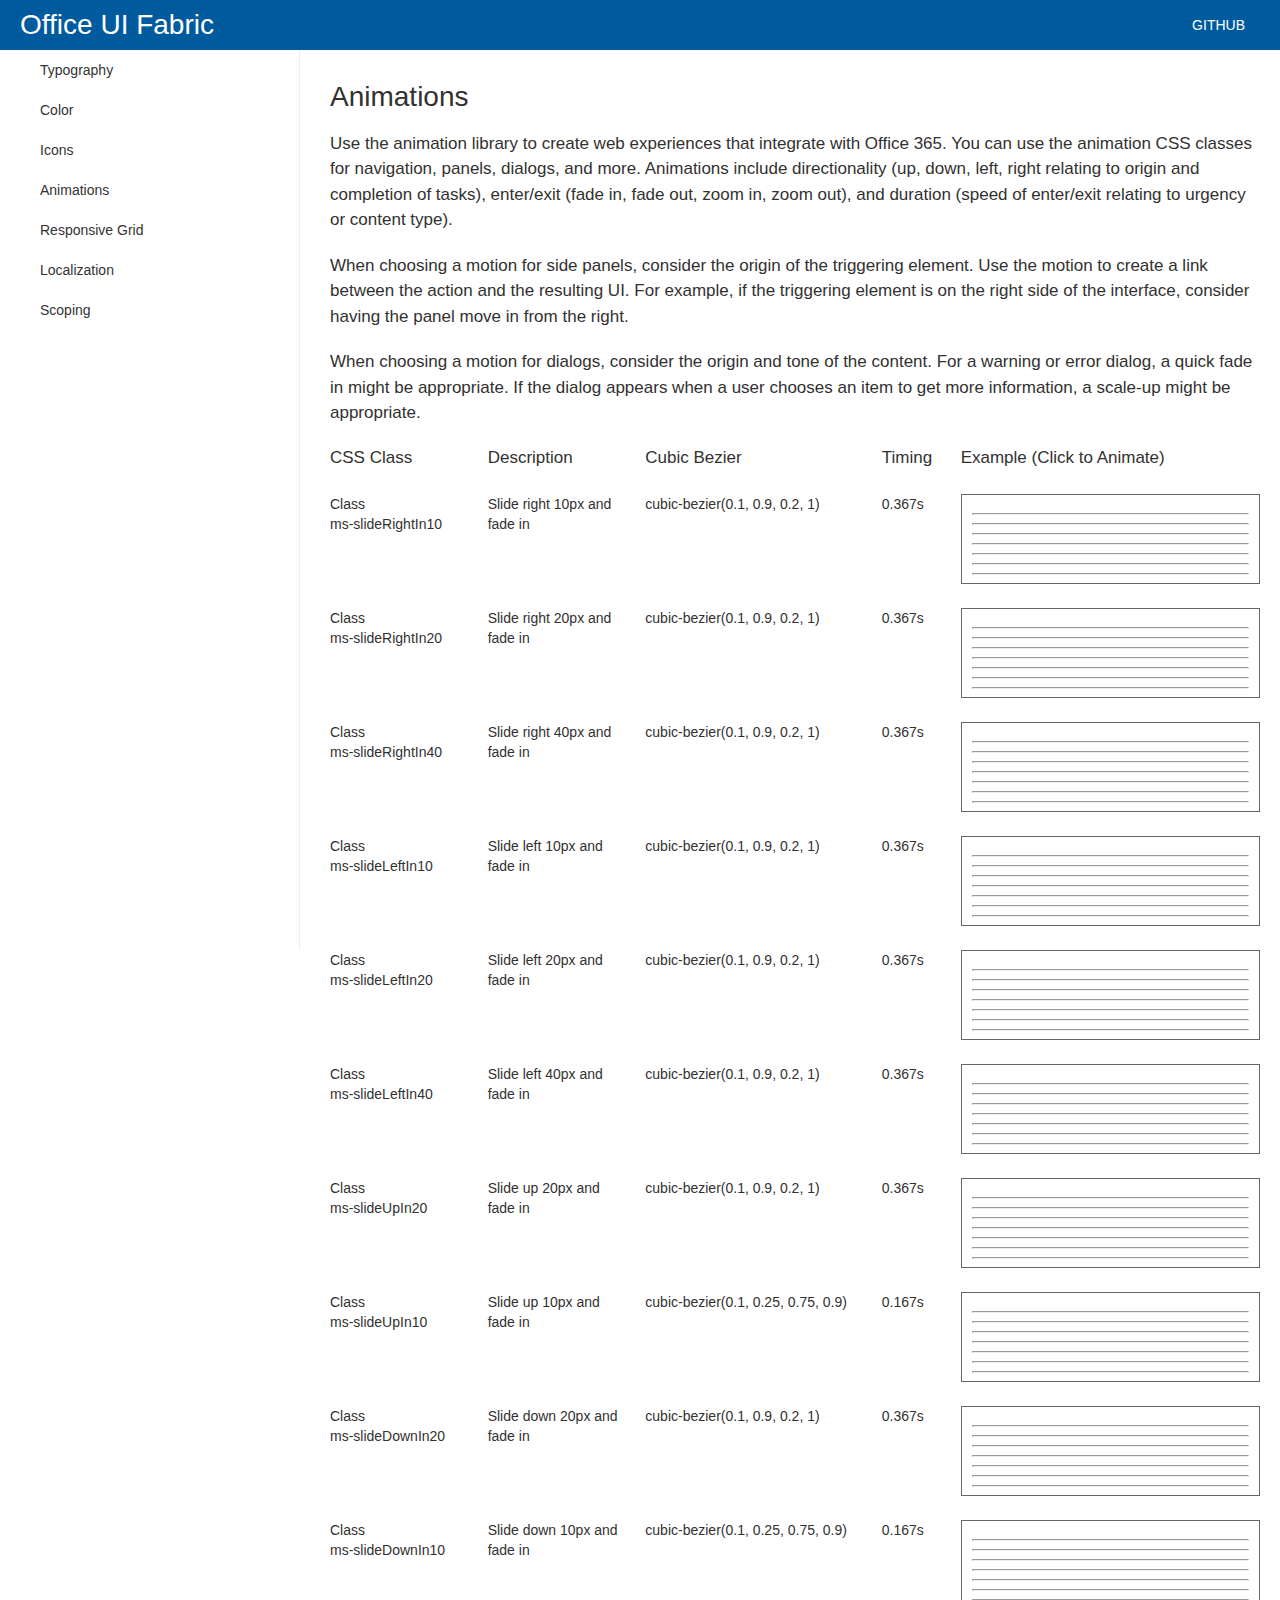
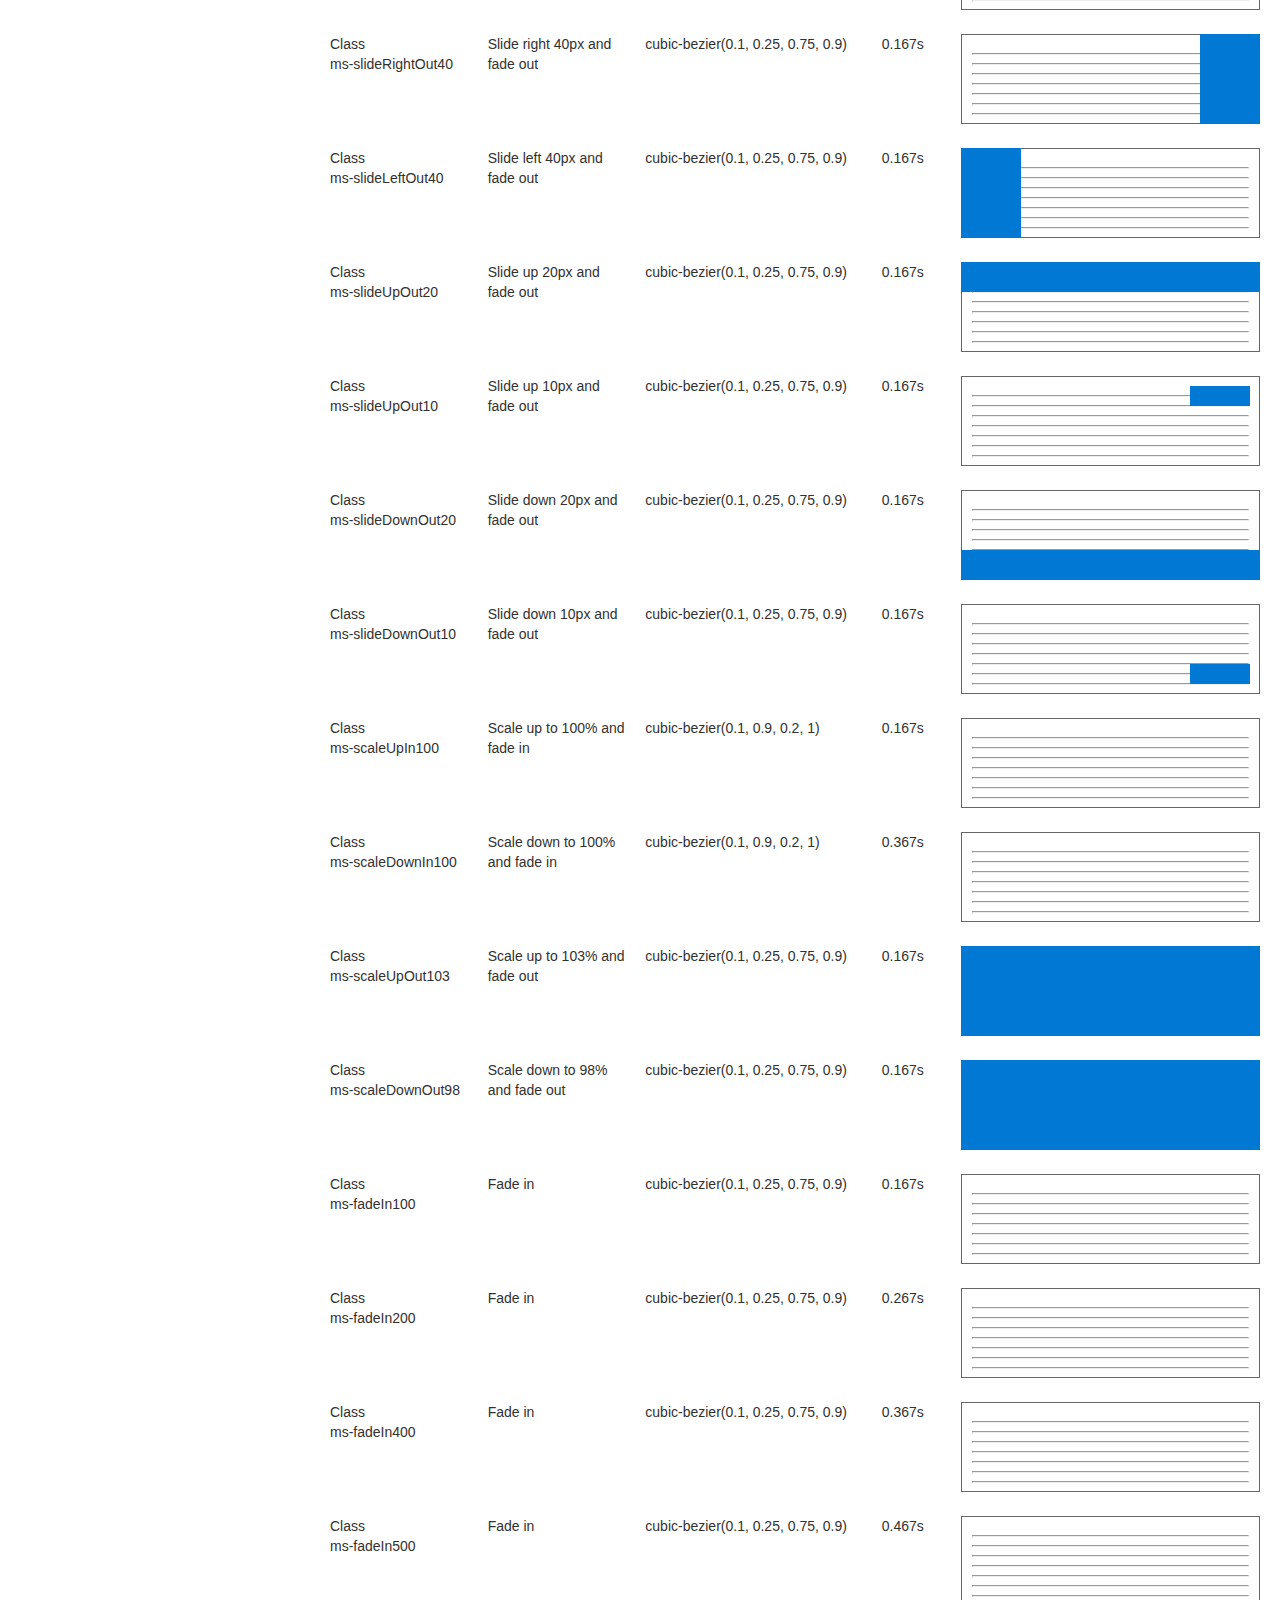
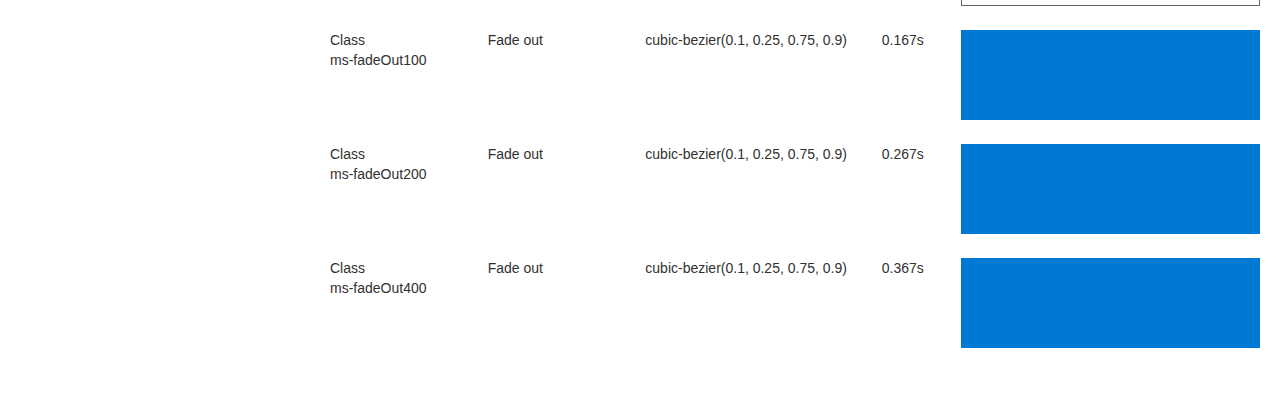
<file: BlazingNotes/Client/wwwroot/lib/office-ui-fabric-core/documentation/Animations/index.html>
<!DOCTYPE html>
<html lang="en" dir="ltr">
<head>
  <meta charset="UTF-8">
  <title>Office Fabric UI Core Documentation</title>
  <link rel="stylesheet" href="../../css/fabric.css">
  <link rel="stylesheet" href="../docs.css">
  <link rel="stylesheet" href="https://static2.sharepointonline.com/files/fabric/office-ui-fabric-core/2.6.2/css/fabric.components.min.css">
</head>
<body class="ms-Fabric">
<div id="body-content">
    <div id="Header" class="docs-Header">
	    <a class="ms-font-xxl ms-fontColor-white" href="/">Office UI Fabric</a>
	    <div class="Header-buttons">
            <a href="https://github.com/OfficeDev/office-ui-fabric-core/" class="Header-button ms-fontColor-white">Github</a>
        </div>
	</div>
	<div class="docs-Page has-leftNav">
	    <div class="docs-Page-leftNav">
    <div class="LeftNav-links" role="menu" aria-label="Anchor links for navigating this page">
			<div class="LeftNav-item">
	        	<a class="Typography LeftNav-link ms-border-color-themePrimary ms-font-l ms-font-color-neutralSecondary" href="/Typography">Typography</a>
	      	</div>
	      	<div class="LeftNav-item">
	        	<a class="Color LeftNav-link ms-border-color-themePrimary ms-font-l ms-font-color-neutralSecondary" href="/Color">Color</a>
	      	</div>
	      	<div class="LeftNav-item">
	        	<a class="Icons LeftNav-link ms-border-color-themePrimary ms-font-l ms-font-color-neutralSecondary" href="/Icons">Icons</a>
	      	</div>
	      	<div class="LeftNav-item">
	        	<a class="Animations LeftNav-link ms-border-color-themePrimary ms-font-l ms-font-color-neutralSecondary" href="/Animations">Animations</a>
	      	</div>
	      	<div class="LeftNav-item">
	        	<a class="Responsive-Grid LeftNav-link ms-border-color-themePrimary ms-font-l ms-font-color-neutralSecondary" href="/Responsive-Grid">Responsive Grid</a>
	      	</div>
	      	<div class="LeftNav-item">
	        	<a class="Localization LeftNav-link ms-border-color-themePrimary ms-font-l ms-font-color-neutralSecondary" href="/Localization">Localization</a>
	      	</div>
	      	<div class="LeftNav-item">
	        	<a class="Scoping LeftNav-link ms-border-color-themePrimary ms-font-l ms-font-color-neutralSecondary" href="/Scoping">Scoping</a>
	      	</div>
    </div>
</div>

<div class="docs-Styles-section" id="animations">
  <h2>Animations</h2>
  <p>Use the animation library to create web experiences that integrate with Office 365. You can use the animation CSS classes for navigation, panels, dialogs, and more. Animations include directionality (up, down, left, right relating to origin and completion of tasks), enter/exit (fade in, fade out, zoom in, zoom out), and duration (speed of enter/exit relating to urgency or content type).</p>
  <p>When choosing a motion for side panels, consider the origin of the triggering element. Use the motion to create a link between the action and the resulting UI. For example, if the triggering element is on the right side of the interface, consider having the panel move in from the right.</p>
  <p>When choosing a motion for dialogs, consider the origin and tone of the content. For a warning or error dialog, a quick fade in might be appropriate. If the dialog appears when a user chooses an item to get more information, a scale-up might be appropriate.</p>
  <div class="docs-animationsTable" role="table">
    <!-- Header Row -->
    <div class="docs-animationsTable-header ms-Grid-row" role="row">
      <div class="ms-Grid-col ms-sm12 ms-md4 ms-xl2 ms-font-l docs-subHeading ms-fontWeight-semibold docs-animationClassColumn" role="columnheader">CSS Class</div>
      <div class="ms-Grid-col ms-sm12 ms-md3 ms-xl2 ms-font-l docs-subHeading ms-fontWeight-semibold docs-animationDescriptionColumn" role="columnheader">Description</div>
      <div class="ms-Grid-col ms-xl3 ms-font-l docs-subHeading ms-fontWeight-semibold docs-animationCubicColumn" role="columnheader">Cubic Bezier</div>
      <div class="ms-Grid-col ms-xl1 ms-font-l docs-subHeading ms-fontWeight-semibold docs-animationTimingColumn" role="columnheader">Timing</div>
      <div class="ms-Grid-col ms-md5 ms-xl4 ms-font-l docs-subHeading ms-fontWeight-semibold docs-animationExampleColumn" role="columnheader">Example (Click to Animate)</div>
    </div>
    <!-- End Header Row -->

      <!-- Animation -->
      <div class="docs-animationsTable-body ms-Grid-row" role="row" aria-label="Animation row for animation Slide right 10px and fade in">
        <div class="ms-Grid-col ms-sm12 ms-md4 ms-xl2 ms-font-m docs-animationClassColumn" role="cell" aria-label="Class for animation Slide right 10px and fade in">Class <br />ms-slideRightIn10</div>
        <div class="ms-Grid-col ms-sm12 ms-md3 ms-xl2 ms-font-m docs-animationDescriptionColumn" role="cell" aria-label="Animation description">Slide right 10px and fade in</div>
        <div class="ms-Grid-col ms-xl3 ms-font-m docs-animationCubicColumn" role="cell" aria-label="Animation bezier for Slide right 10px and fade in">cubic-bezier(0.1, 0.9, 0.2, 1)</div>
        <div class="ms-Grid-col ms-xl1 ms-font-m docs-animationTimingColumn" role="cell" aria-label="Timing 0.367s for Slide right 10px and fade in">0.367s</div>
        <div class="ms-Grid-col ms-sm12 ms-md5 ms-xl4 ms-font-m docs-animationExampleColumn" role="cell" aria-label="Animation Example">
          <div class="AnimationExample ms-slideRightIn10" data-class="ms-slideRightIn10" aria-label="Visual Animation Example for Slide right 10px and fade in">
            <div class="AnimationExample-content" aria-hidden="true">
              <hr>
              <hr>
              <hr>
              <hr>
              <hr>
              <hr>
              <hr>
            </div>
            <div class="AnimationExample-panel ms-bg-color-themePrimary" data-class="ms-slideRightIn10"></div>
          </div>
        </div>
      </div>
      <!-- End Animation -->      <!-- Animation -->
      <div class="docs-animationsTable-body ms-Grid-row" role="row" aria-label="Animation row for animation Slide right 20px and fade in">
        <div class="ms-Grid-col ms-sm12 ms-md4 ms-xl2 ms-font-m docs-animationClassColumn" role="cell" aria-label="Class for animation Slide right 20px and fade in">Class <br />ms-slideRightIn20</div>
        <div class="ms-Grid-col ms-sm12 ms-md3 ms-xl2 ms-font-m docs-animationDescriptionColumn" role="cell" aria-label="Animation description">Slide right 20px and fade in</div>
        <div class="ms-Grid-col ms-xl3 ms-font-m docs-animationCubicColumn" role="cell" aria-label="Animation bezier for Slide right 20px and fade in">cubic-bezier(0.1, 0.9, 0.2, 1)</div>
        <div class="ms-Grid-col ms-xl1 ms-font-m docs-animationTimingColumn" role="cell" aria-label="Timing 0.367s for Slide right 20px and fade in">0.367s</div>
        <div class="ms-Grid-col ms-sm12 ms-md5 ms-xl4 ms-font-m docs-animationExampleColumn" role="cell" aria-label="Animation Example">
          <div class="AnimationExample ms-slideRightIn20" data-class="ms-slideRightIn20" aria-label="Visual Animation Example for Slide right 20px and fade in">
            <div class="AnimationExample-content" aria-hidden="true">
              <hr>
              <hr>
              <hr>
              <hr>
              <hr>
              <hr>
              <hr>
            </div>
            <div class="AnimationExample-panel ms-bg-color-themePrimary" data-class="ms-slideRightIn20"></div>
          </div>
        </div>
      </div>
      <!-- End Animation -->      <!-- Animation -->
      <div class="docs-animationsTable-body ms-Grid-row" role="row" aria-label="Animation row for animation Slide right 40px and fade in">
        <div class="ms-Grid-col ms-sm12 ms-md4 ms-xl2 ms-font-m docs-animationClassColumn" role="cell" aria-label="Class for animation Slide right 40px and fade in">Class <br />ms-slideRightIn40</div>
        <div class="ms-Grid-col ms-sm12 ms-md3 ms-xl2 ms-font-m docs-animationDescriptionColumn" role="cell" aria-label="Animation description">Slide right 40px and fade in</div>
        <div class="ms-Grid-col ms-xl3 ms-font-m docs-animationCubicColumn" role="cell" aria-label="Animation bezier for Slide right 40px and fade in">cubic-bezier(0.1, 0.9, 0.2, 1)</div>
        <div class="ms-Grid-col ms-xl1 ms-font-m docs-animationTimingColumn" role="cell" aria-label="Timing 0.367s for Slide right 40px and fade in">0.367s</div>
        <div class="ms-Grid-col ms-sm12 ms-md5 ms-xl4 ms-font-m docs-animationExampleColumn" role="cell" aria-label="Animation Example">
          <div class="AnimationExample ms-slideRightIn40" data-class="ms-slideRightIn40" aria-label="Visual Animation Example for Slide right 40px and fade in">
            <div class="AnimationExample-content" aria-hidden="true">
              <hr>
              <hr>
              <hr>
              <hr>
              <hr>
              <hr>
              <hr>
            </div>
            <div class="AnimationExample-panel ms-bg-color-themePrimary" data-class="ms-slideRightIn40"></div>
          </div>
        </div>
      </div>
      <!-- End Animation -->      <!-- Animation -->
      <div class="docs-animationsTable-body ms-Grid-row" role="row" aria-label="Animation row for animation Slide left 10px and fade in">
        <div class="ms-Grid-col ms-sm12 ms-md4 ms-xl2 ms-font-m docs-animationClassColumn" role="cell" aria-label="Class for animation Slide left 10px and fade in">Class <br />ms-slideLeftIn10</div>
        <div class="ms-Grid-col ms-sm12 ms-md3 ms-xl2 ms-font-m docs-animationDescriptionColumn" role="cell" aria-label="Animation description">Slide left 10px and fade in</div>
        <div class="ms-Grid-col ms-xl3 ms-font-m docs-animationCubicColumn" role="cell" aria-label="Animation bezier for Slide left 10px and fade in">cubic-bezier(0.1, 0.9, 0.2, 1)</div>
        <div class="ms-Grid-col ms-xl1 ms-font-m docs-animationTimingColumn" role="cell" aria-label="Timing 0.367s for Slide left 10px and fade in">0.367s</div>
        <div class="ms-Grid-col ms-sm12 ms-md5 ms-xl4 ms-font-m docs-animationExampleColumn" role="cell" aria-label="Animation Example">
          <div class="AnimationExample ms-slideLeftIn10" data-class="ms-slideLeftIn10" aria-label="Visual Animation Example for Slide left 10px and fade in">
            <div class="AnimationExample-content" aria-hidden="true">
              <hr>
              <hr>
              <hr>
              <hr>
              <hr>
              <hr>
              <hr>
            </div>
            <div class="AnimationExample-panel ms-bg-color-themePrimary" data-class="ms-slideLeftIn10"></div>
          </div>
        </div>
      </div>
      <!-- End Animation -->      <!-- Animation -->
      <div class="docs-animationsTable-body ms-Grid-row" role="row" aria-label="Animation row for animation Slide left 20px and fade in">
        <div class="ms-Grid-col ms-sm12 ms-md4 ms-xl2 ms-font-m docs-animationClassColumn" role="cell" aria-label="Class for animation Slide left 20px and fade in">Class <br />ms-slideLeftIn20</div>
        <div class="ms-Grid-col ms-sm12 ms-md3 ms-xl2 ms-font-m docs-animationDescriptionColumn" role="cell" aria-label="Animation description">Slide left 20px and fade in</div>
        <div class="ms-Grid-col ms-xl3 ms-font-m docs-animationCubicColumn" role="cell" aria-label="Animation bezier for Slide left 20px and fade in">cubic-bezier(0.1, 0.9, 0.2, 1)</div>
        <div class="ms-Grid-col ms-xl1 ms-font-m docs-animationTimingColumn" role="cell" aria-label="Timing 0.367s for Slide left 20px and fade in">0.367s</div>
        <div class="ms-Grid-col ms-sm12 ms-md5 ms-xl4 ms-font-m docs-animationExampleColumn" role="cell" aria-label="Animation Example">
          <div class="AnimationExample ms-slideLeftIn20" data-class="ms-slideLeftIn20" aria-label="Visual Animation Example for Slide left 20px and fade in">
            <div class="AnimationExample-content" aria-hidden="true">
              <hr>
              <hr>
              <hr>
              <hr>
              <hr>
              <hr>
              <hr>
            </div>
            <div class="AnimationExample-panel ms-bg-color-themePrimary" data-class="ms-slideLeftIn20"></div>
          </div>
        </div>
      </div>
      <!-- End Animation -->      <!-- Animation -->
      <div class="docs-animationsTable-body ms-Grid-row" role="row" aria-label="Animation row for animation Slide left 40px and fade in">
        <div class="ms-Grid-col ms-sm12 ms-md4 ms-xl2 ms-font-m docs-animationClassColumn" role="cell" aria-label="Class for animation Slide left 40px and fade in">Class <br />ms-slideLeftIn40</div>
        <div class="ms-Grid-col ms-sm12 ms-md3 ms-xl2 ms-font-m docs-animationDescriptionColumn" role="cell" aria-label="Animation description">Slide left 40px and fade in</div>
        <div class="ms-Grid-col ms-xl3 ms-font-m docs-animationCubicColumn" role="cell" aria-label="Animation bezier for Slide left 40px and fade in">cubic-bezier(0.1, 0.9, 0.2, 1)</div>
        <div class="ms-Grid-col ms-xl1 ms-font-m docs-animationTimingColumn" role="cell" aria-label="Timing 0.367s for Slide left 40px and fade in">0.367s</div>
        <div class="ms-Grid-col ms-sm12 ms-md5 ms-xl4 ms-font-m docs-animationExampleColumn" role="cell" aria-label="Animation Example">
          <div class="AnimationExample ms-slideLeftIn40" data-class="ms-slideLeftIn40" aria-label="Visual Animation Example for Slide left 40px and fade in">
            <div class="AnimationExample-content" aria-hidden="true">
              <hr>
              <hr>
              <hr>
              <hr>
              <hr>
              <hr>
              <hr>
            </div>
            <div class="AnimationExample-panel ms-bg-color-themePrimary" data-class="ms-slideLeftIn40"></div>
          </div>
        </div>
      </div>
      <!-- End Animation -->      <!-- Animation -->
      <div class="docs-animationsTable-body ms-Grid-row" role="row" aria-label="Animation row for animation Slide up 20px and fade in">
        <div class="ms-Grid-col ms-sm12 ms-md4 ms-xl2 ms-font-m docs-animationClassColumn" role="cell" aria-label="Class for animation Slide up 20px and fade in">Class <br />ms-slideUpIn20</div>
        <div class="ms-Grid-col ms-sm12 ms-md3 ms-xl2 ms-font-m docs-animationDescriptionColumn" role="cell" aria-label="Animation description">Slide up 20px and fade in</div>
        <div class="ms-Grid-col ms-xl3 ms-font-m docs-animationCubicColumn" role="cell" aria-label="Animation bezier for Slide up 20px and fade in">cubic-bezier(0.1, 0.9, 0.2, 1)</div>
        <div class="ms-Grid-col ms-xl1 ms-font-m docs-animationTimingColumn" role="cell" aria-label="Timing 0.367s for Slide up 20px and fade in">0.367s</div>
        <div class="ms-Grid-col ms-sm12 ms-md5 ms-xl4 ms-font-m docs-animationExampleColumn" role="cell" aria-label="Animation Example">
          <div class="AnimationExample ms-slideUpIn20" data-class="ms-slideUpIn20" aria-label="Visual Animation Example for Slide up 20px and fade in">
            <div class="AnimationExample-content" aria-hidden="true">
              <hr>
              <hr>
              <hr>
              <hr>
              <hr>
              <hr>
              <hr>
            </div>
            <div class="AnimationExample-panel ms-bg-color-themePrimary" data-class="ms-slideUpIn20"></div>
          </div>
        </div>
      </div>
      <!-- End Animation -->      <!-- Animation -->
      <div class="docs-animationsTable-body ms-Grid-row" role="row" aria-label="Animation row for animation Slide up 10px and fade in">
        <div class="ms-Grid-col ms-sm12 ms-md4 ms-xl2 ms-font-m docs-animationClassColumn" role="cell" aria-label="Class for animation Slide up 10px and fade in">Class <br />ms-slideUpIn10</div>
        <div class="ms-Grid-col ms-sm12 ms-md3 ms-xl2 ms-font-m docs-animationDescriptionColumn" role="cell" aria-label="Animation description">Slide up 10px and fade in</div>
        <div class="ms-Grid-col ms-xl3 ms-font-m docs-animationCubicColumn" role="cell" aria-label="Animation bezier for Slide up 10px and fade in">cubic-bezier(0.1, 0.25, 0.75, 0.9)</div>
        <div class="ms-Grid-col ms-xl1 ms-font-m docs-animationTimingColumn" role="cell" aria-label="Timing 0.167s for Slide up 10px and fade in">0.167s</div>
        <div class="ms-Grid-col ms-sm12 ms-md5 ms-xl4 ms-font-m docs-animationExampleColumn" role="cell" aria-label="Animation Example">
          <div class="AnimationExample ms-slideUpIn10" data-class="ms-slideUpIn10" aria-label="Visual Animation Example for Slide up 10px and fade in">
            <div class="AnimationExample-content" aria-hidden="true">
              <hr>
              <hr>
              <hr>
              <hr>
              <hr>
              <hr>
              <hr>
            </div>
            <div class="AnimationExample-panel ms-bg-color-themePrimary" data-class="ms-slideUpIn10"></div>
          </div>
        </div>
      </div>
      <!-- End Animation -->      <!-- Animation -->
      <div class="docs-animationsTable-body ms-Grid-row" role="row" aria-label="Animation row for animation Slide down 20px and fade in">
        <div class="ms-Grid-col ms-sm12 ms-md4 ms-xl2 ms-font-m docs-animationClassColumn" role="cell" aria-label="Class for animation Slide down 20px and fade in">Class <br />ms-slideDownIn20</div>
        <div class="ms-Grid-col ms-sm12 ms-md3 ms-xl2 ms-font-m docs-animationDescriptionColumn" role="cell" aria-label="Animation description">Slide down 20px and fade in</div>
        <div class="ms-Grid-col ms-xl3 ms-font-m docs-animationCubicColumn" role="cell" aria-label="Animation bezier for Slide down 20px and fade in">cubic-bezier(0.1, 0.9, 0.2, 1)</div>
        <div class="ms-Grid-col ms-xl1 ms-font-m docs-animationTimingColumn" role="cell" aria-label="Timing 0.367s for Slide down 20px and fade in">0.367s</div>
        <div class="ms-Grid-col ms-sm12 ms-md5 ms-xl4 ms-font-m docs-animationExampleColumn" role="cell" aria-label="Animation Example">
          <div class="AnimationExample ms-slideDownIn20" data-class="ms-slideDownIn20" aria-label="Visual Animation Example for Slide down 20px and fade in">
            <div class="AnimationExample-content" aria-hidden="true">
              <hr>
              <hr>
              <hr>
              <hr>
              <hr>
              <hr>
              <hr>
            </div>
            <div class="AnimationExample-panel ms-bg-color-themePrimary" data-class="ms-slideDownIn20"></div>
          </div>
        </div>
      </div>
      <!-- End Animation -->      <!-- Animation -->
      <div class="docs-animationsTable-body ms-Grid-row" role="row" aria-label="Animation row for animation Slide down 10px and fade in">
        <div class="ms-Grid-col ms-sm12 ms-md4 ms-xl2 ms-font-m docs-animationClassColumn" role="cell" aria-label="Class for animation Slide down 10px and fade in">Class <br />ms-slideDownIn10</div>
        <div class="ms-Grid-col ms-sm12 ms-md3 ms-xl2 ms-font-m docs-animationDescriptionColumn" role="cell" aria-label="Animation description">Slide down 10px and fade in</div>
        <div class="ms-Grid-col ms-xl3 ms-font-m docs-animationCubicColumn" role="cell" aria-label="Animation bezier for Slide down 10px and fade in">cubic-bezier(0.1, 0.25, 0.75, 0.9)</div>
        <div class="ms-Grid-col ms-xl1 ms-font-m docs-animationTimingColumn" role="cell" aria-label="Timing 0.167s for Slide down 10px and fade in">0.167s</div>
        <div class="ms-Grid-col ms-sm12 ms-md5 ms-xl4 ms-font-m docs-animationExampleColumn" role="cell" aria-label="Animation Example">
          <div class="AnimationExample ms-slideDownIn10" data-class="ms-slideDownIn10" aria-label="Visual Animation Example for Slide down 10px and fade in">
            <div class="AnimationExample-content" aria-hidden="true">
              <hr>
              <hr>
              <hr>
              <hr>
              <hr>
              <hr>
              <hr>
            </div>
            <div class="AnimationExample-panel ms-bg-color-themePrimary" data-class="ms-slideDownIn10"></div>
          </div>
        </div>
      </div>
      <!-- End Animation -->      <!-- Animation -->
      <div class="docs-animationsTable-body ms-Grid-row" role="row" aria-label="Animation row for animation Slide right 40px and fade out">
        <div class="ms-Grid-col ms-sm12 ms-md4 ms-xl2 ms-font-m docs-animationClassColumn" role="cell" aria-label="Class for animation Slide right 40px and fade out">Class <br />ms-slideRightOut40</div>
        <div class="ms-Grid-col ms-sm12 ms-md3 ms-xl2 ms-font-m docs-animationDescriptionColumn" role="cell" aria-label="Animation description">Slide right 40px and fade out</div>
        <div class="ms-Grid-col ms-xl3 ms-font-m docs-animationCubicColumn" role="cell" aria-label="Animation bezier for Slide right 40px and fade out">cubic-bezier(0.1, 0.25, 0.75, 0.9)</div>
        <div class="ms-Grid-col ms-xl1 ms-font-m docs-animationTimingColumn" role="cell" aria-label="Timing 0.167s for Slide right 40px and fade out">0.167s</div>
        <div class="ms-Grid-col ms-sm12 ms-md5 ms-xl4 ms-font-m docs-animationExampleColumn" role="cell" aria-label="Animation Example">
          <div class="AnimationExample ms-slideRightOut40" data-class="ms-slideRightOut40" aria-label="Visual Animation Example for Slide right 40px and fade out">
            <div class="AnimationExample-content" aria-hidden="true">
              <hr>
              <hr>
              <hr>
              <hr>
              <hr>
              <hr>
              <hr>
            </div>
            <div class="AnimationExample-panel ms-bg-color-themePrimary" data-class="ms-slideRightOut40"></div>
          </div>
        </div>
      </div>
      <!-- End Animation -->      <!-- Animation -->
      <div class="docs-animationsTable-body ms-Grid-row" role="row" aria-label="Animation row for animation Slide left 40px and fade out">
        <div class="ms-Grid-col ms-sm12 ms-md4 ms-xl2 ms-font-m docs-animationClassColumn" role="cell" aria-label="Class for animation Slide left 40px and fade out">Class <br />ms-slideLeftOut40</div>
        <div class="ms-Grid-col ms-sm12 ms-md3 ms-xl2 ms-font-m docs-animationDescriptionColumn" role="cell" aria-label="Animation description">Slide left 40px and fade out</div>
        <div class="ms-Grid-col ms-xl3 ms-font-m docs-animationCubicColumn" role="cell" aria-label="Animation bezier for Slide left 40px and fade out">cubic-bezier(0.1, 0.25, 0.75, 0.9)</div>
        <div class="ms-Grid-col ms-xl1 ms-font-m docs-animationTimingColumn" role="cell" aria-label="Timing 0.167s for Slide left 40px and fade out">0.167s</div>
        <div class="ms-Grid-col ms-sm12 ms-md5 ms-xl4 ms-font-m docs-animationExampleColumn" role="cell" aria-label="Animation Example">
          <div class="AnimationExample ms-slideLeftOut40" data-class="ms-slideLeftOut40" aria-label="Visual Animation Example for Slide left 40px and fade out">
            <div class="AnimationExample-content" aria-hidden="true">
              <hr>
              <hr>
              <hr>
              <hr>
              <hr>
              <hr>
              <hr>
            </div>
            <div class="AnimationExample-panel ms-bg-color-themePrimary" data-class="ms-slideLeftOut40"></div>
          </div>
        </div>
      </div>
      <!-- End Animation -->      <!-- Animation -->
      <div class="docs-animationsTable-body ms-Grid-row" role="row" aria-label="Animation row for animation Slide up 20px and fade out">
        <div class="ms-Grid-col ms-sm12 ms-md4 ms-xl2 ms-font-m docs-animationClassColumn" role="cell" aria-label="Class for animation Slide up 20px and fade out">Class <br />ms-slideUpOut20</div>
        <div class="ms-Grid-col ms-sm12 ms-md3 ms-xl2 ms-font-m docs-animationDescriptionColumn" role="cell" aria-label="Animation description">Slide up 20px and fade out</div>
        <div class="ms-Grid-col ms-xl3 ms-font-m docs-animationCubicColumn" role="cell" aria-label="Animation bezier for Slide up 20px and fade out">cubic-bezier(0.1, 0.25, 0.75, 0.9)</div>
        <div class="ms-Grid-col ms-xl1 ms-font-m docs-animationTimingColumn" role="cell" aria-label="Timing 0.167s for Slide up 20px and fade out">0.167s</div>
        <div class="ms-Grid-col ms-sm12 ms-md5 ms-xl4 ms-font-m docs-animationExampleColumn" role="cell" aria-label="Animation Example">
          <div class="AnimationExample ms-slideUpOut20" data-class="ms-slideUpOut20" aria-label="Visual Animation Example for Slide up 20px and fade out">
            <div class="AnimationExample-content" aria-hidden="true">
              <hr>
              <hr>
              <hr>
              <hr>
              <hr>
              <hr>
              <hr>
            </div>
            <div class="AnimationExample-panel ms-bg-color-themePrimary" data-class="ms-slideUpOut20"></div>
          </div>
        </div>
      </div>
      <!-- End Animation -->      <!-- Animation -->
      <div class="docs-animationsTable-body ms-Grid-row" role="row" aria-label="Animation row for animation Slide up 10px and fade out">
        <div class="ms-Grid-col ms-sm12 ms-md4 ms-xl2 ms-font-m docs-animationClassColumn" role="cell" aria-label="Class for animation Slide up 10px and fade out">Class <br />ms-slideUpOut10</div>
        <div class="ms-Grid-col ms-sm12 ms-md3 ms-xl2 ms-font-m docs-animationDescriptionColumn" role="cell" aria-label="Animation description">Slide up 10px and fade out</div>
        <div class="ms-Grid-col ms-xl3 ms-font-m docs-animationCubicColumn" role="cell" aria-label="Animation bezier for Slide up 10px and fade out">cubic-bezier(0.1, 0.25, 0.75, 0.9)</div>
        <div class="ms-Grid-col ms-xl1 ms-font-m docs-animationTimingColumn" role="cell" aria-label="Timing 0.167s for Slide up 10px and fade out">0.167s</div>
        <div class="ms-Grid-col ms-sm12 ms-md5 ms-xl4 ms-font-m docs-animationExampleColumn" role="cell" aria-label="Animation Example">
          <div class="AnimationExample ms-slideUpOut10" data-class="ms-slideUpOut10" aria-label="Visual Animation Example for Slide up 10px and fade out">
            <div class="AnimationExample-content" aria-hidden="true">
              <hr>
              <hr>
              <hr>
              <hr>
              <hr>
              <hr>
              <hr>
            </div>
            <div class="AnimationExample-panel ms-bg-color-themePrimary" data-class="ms-slideUpOut10"></div>
          </div>
        </div>
      </div>
      <!-- End Animation -->      <!-- Animation -->
      <div class="docs-animationsTable-body ms-Grid-row" role="row" aria-label="Animation row for animation Slide down 20px and fade out">
        <div class="ms-Grid-col ms-sm12 ms-md4 ms-xl2 ms-font-m docs-animationClassColumn" role="cell" aria-label="Class for animation Slide down 20px and fade out">Class <br />ms-slideDownOut20</div>
        <div class="ms-Grid-col ms-sm12 ms-md3 ms-xl2 ms-font-m docs-animationDescriptionColumn" role="cell" aria-label="Animation description">Slide down 20px and fade out</div>
        <div class="ms-Grid-col ms-xl3 ms-font-m docs-animationCubicColumn" role="cell" aria-label="Animation bezier for Slide down 20px and fade out">cubic-bezier(0.1, 0.25, 0.75, 0.9)</div>
        <div class="ms-Grid-col ms-xl1 ms-font-m docs-animationTimingColumn" role="cell" aria-label="Timing 0.167s for Slide down 20px and fade out">0.167s</div>
        <div class="ms-Grid-col ms-sm12 ms-md5 ms-xl4 ms-font-m docs-animationExampleColumn" role="cell" aria-label="Animation Example">
          <div class="AnimationExample ms-slideDownOut20" data-class="ms-slideDownOut20" aria-label="Visual Animation Example for Slide down 20px and fade out">
            <div class="AnimationExample-content" aria-hidden="true">
              <hr>
              <hr>
              <hr>
              <hr>
              <hr>
              <hr>
              <hr>
            </div>
            <div class="AnimationExample-panel ms-bg-color-themePrimary" data-class="ms-slideDownOut20"></div>
          </div>
        </div>
      </div>
      <!-- End Animation -->      <!-- Animation -->
      <div class="docs-animationsTable-body ms-Grid-row" role="row" aria-label="Animation row for animation Slide down 10px and fade out">
        <div class="ms-Grid-col ms-sm12 ms-md4 ms-xl2 ms-font-m docs-animationClassColumn" role="cell" aria-label="Class for animation Slide down 10px and fade out">Class <br />ms-slideDownOut10</div>
        <div class="ms-Grid-col ms-sm12 ms-md3 ms-xl2 ms-font-m docs-animationDescriptionColumn" role="cell" aria-label="Animation description">Slide down 10px and fade out</div>
        <div class="ms-Grid-col ms-xl3 ms-font-m docs-animationCubicColumn" role="cell" aria-label="Animation bezier for Slide down 10px and fade out">cubic-bezier(0.1, 0.25, 0.75, 0.9)</div>
        <div class="ms-Grid-col ms-xl1 ms-font-m docs-animationTimingColumn" role="cell" aria-label="Timing 0.167s for Slide down 10px and fade out">0.167s</div>
        <div class="ms-Grid-col ms-sm12 ms-md5 ms-xl4 ms-font-m docs-animationExampleColumn" role="cell" aria-label="Animation Example">
          <div class="AnimationExample ms-slideDownOut10" data-class="ms-slideDownOut10" aria-label="Visual Animation Example for Slide down 10px and fade out">
            <div class="AnimationExample-content" aria-hidden="true">
              <hr>
              <hr>
              <hr>
              <hr>
              <hr>
              <hr>
              <hr>
            </div>
            <div class="AnimationExample-panel ms-bg-color-themePrimary" data-class="ms-slideDownOut10"></div>
          </div>
        </div>
      </div>
      <!-- End Animation -->      <!-- Animation -->
      <div class="docs-animationsTable-body ms-Grid-row" role="row" aria-label="Animation row for animation Scale up to 100% and fade in">
        <div class="ms-Grid-col ms-sm12 ms-md4 ms-xl2 ms-font-m docs-animationClassColumn" role="cell" aria-label="Class for animation Scale up to 100% and fade in">Class <br />ms-scaleUpIn100</div>
        <div class="ms-Grid-col ms-sm12 ms-md3 ms-xl2 ms-font-m docs-animationDescriptionColumn" role="cell" aria-label="Animation description">Scale up to 100% and fade in</div>
        <div class="ms-Grid-col ms-xl3 ms-font-m docs-animationCubicColumn" role="cell" aria-label="Animation bezier for Scale up to 100% and fade in">cubic-bezier(0.1, 0.9, 0.2, 1)</div>
        <div class="ms-Grid-col ms-xl1 ms-font-m docs-animationTimingColumn" role="cell" aria-label="Timing 0.167s for Scale up to 100% and fade in">0.167s</div>
        <div class="ms-Grid-col ms-sm12 ms-md5 ms-xl4 ms-font-m docs-animationExampleColumn" role="cell" aria-label="Animation Example">
          <div class="AnimationExample ms-scaleUpIn100" data-class="ms-scaleUpIn100" aria-label="Visual Animation Example for Scale up to 100% and fade in">
            <div class="AnimationExample-content" aria-hidden="true">
              <hr>
              <hr>
              <hr>
              <hr>
              <hr>
              <hr>
              <hr>
            </div>
            <div class="AnimationExample-panel ms-bg-color-themePrimary" data-class="ms-scaleUpIn100"></div>
          </div>
        </div>
      </div>
      <!-- End Animation -->      <!-- Animation -->
      <div class="docs-animationsTable-body ms-Grid-row" role="row" aria-label="Animation row for animation Scale down to 100% and fade in">
        <div class="ms-Grid-col ms-sm12 ms-md4 ms-xl2 ms-font-m docs-animationClassColumn" role="cell" aria-label="Class for animation Scale down to 100% and fade in">Class <br />ms-scaleDownIn100</div>
        <div class="ms-Grid-col ms-sm12 ms-md3 ms-xl2 ms-font-m docs-animationDescriptionColumn" role="cell" aria-label="Animation description">Scale down to 100% and fade in</div>
        <div class="ms-Grid-col ms-xl3 ms-font-m docs-animationCubicColumn" role="cell" aria-label="Animation bezier for Scale down to 100% and fade in">cubic-bezier(0.1, 0.9, 0.2, 1)</div>
        <div class="ms-Grid-col ms-xl1 ms-font-m docs-animationTimingColumn" role="cell" aria-label="Timing 0.367s for Scale down to 100% and fade in">0.367s</div>
        <div class="ms-Grid-col ms-sm12 ms-md5 ms-xl4 ms-font-m docs-animationExampleColumn" role="cell" aria-label="Animation Example">
          <div class="AnimationExample ms-scaleDownIn100" data-class="ms-scaleDownIn100" aria-label="Visual Animation Example for Scale down to 100% and fade in">
            <div class="AnimationExample-content" aria-hidden="true">
              <hr>
              <hr>
              <hr>
              <hr>
              <hr>
              <hr>
              <hr>
            </div>
            <div class="AnimationExample-panel ms-bg-color-themePrimary" data-class="ms-scaleDownIn100"></div>
          </div>
        </div>
      </div>
      <!-- End Animation -->      <!-- Animation -->
      <div class="docs-animationsTable-body ms-Grid-row" role="row" aria-label="Animation row for animation Scale up to 103% and fade out">
        <div class="ms-Grid-col ms-sm12 ms-md4 ms-xl2 ms-font-m docs-animationClassColumn" role="cell" aria-label="Class for animation Scale up to 103% and fade out">Class <br />ms-scaleUpOut103</div>
        <div class="ms-Grid-col ms-sm12 ms-md3 ms-xl2 ms-font-m docs-animationDescriptionColumn" role="cell" aria-label="Animation description">Scale up to 103% and fade out</div>
        <div class="ms-Grid-col ms-xl3 ms-font-m docs-animationCubicColumn" role="cell" aria-label="Animation bezier for Scale up to 103% and fade out">cubic-bezier(0.1, 0.25, 0.75, 0.9)</div>
        <div class="ms-Grid-col ms-xl1 ms-font-m docs-animationTimingColumn" role="cell" aria-label="Timing 0.167s for Scale up to 103% and fade out">0.167s</div>
        <div class="ms-Grid-col ms-sm12 ms-md5 ms-xl4 ms-font-m docs-animationExampleColumn" role="cell" aria-label="Animation Example">
          <div class="AnimationExample ms-scaleUpOut103" data-class="ms-scaleUpOut103" aria-label="Visual Animation Example for Scale up to 103% and fade out">
            <div class="AnimationExample-content" aria-hidden="true">
              <hr>
              <hr>
              <hr>
              <hr>
              <hr>
              <hr>
              <hr>
            </div>
            <div class="AnimationExample-panel ms-bg-color-themePrimary" data-class="ms-scaleUpOut103"></div>
          </div>
        </div>
      </div>
      <!-- End Animation -->      <!-- Animation -->
      <div class="docs-animationsTable-body ms-Grid-row" role="row" aria-label="Animation row for animation Scale down to 98% and fade out">
        <div class="ms-Grid-col ms-sm12 ms-md4 ms-xl2 ms-font-m docs-animationClassColumn" role="cell" aria-label="Class for animation Scale down to 98% and fade out">Class <br />ms-scaleDownOut98</div>
        <div class="ms-Grid-col ms-sm12 ms-md3 ms-xl2 ms-font-m docs-animationDescriptionColumn" role="cell" aria-label="Animation description">Scale down to 98% and fade out</div>
        <div class="ms-Grid-col ms-xl3 ms-font-m docs-animationCubicColumn" role="cell" aria-label="Animation bezier for Scale down to 98% and fade out">cubic-bezier(0.1, 0.25, 0.75, 0.9)</div>
        <div class="ms-Grid-col ms-xl1 ms-font-m docs-animationTimingColumn" role="cell" aria-label="Timing 0.167s for Scale down to 98% and fade out">0.167s</div>
        <div class="ms-Grid-col ms-sm12 ms-md5 ms-xl4 ms-font-m docs-animationExampleColumn" role="cell" aria-label="Animation Example">
          <div class="AnimationExample ms-scaleDownOut98" data-class="ms-scaleDownOut98" aria-label="Visual Animation Example for Scale down to 98% and fade out">
            <div class="AnimationExample-content" aria-hidden="true">
              <hr>
              <hr>
              <hr>
              <hr>
              <hr>
              <hr>
              <hr>
            </div>
            <div class="AnimationExample-panel ms-bg-color-themePrimary" data-class="ms-scaleDownOut98"></div>
          </div>
        </div>
      </div>
      <!-- End Animation -->      <!-- Animation -->
      <div class="docs-animationsTable-body ms-Grid-row" role="row" aria-label="Animation row for animation Fade in">
        <div class="ms-Grid-col ms-sm12 ms-md4 ms-xl2 ms-font-m docs-animationClassColumn" role="cell" aria-label="Class for animation Fade in">Class <br />ms-fadeIn100</div>
        <div class="ms-Grid-col ms-sm12 ms-md3 ms-xl2 ms-font-m docs-animationDescriptionColumn" role="cell" aria-label="Animation description">Fade in</div>
        <div class="ms-Grid-col ms-xl3 ms-font-m docs-animationCubicColumn" role="cell" aria-label="Animation bezier for Fade in">cubic-bezier(0.1, 0.25, 0.75, 0.9)</div>
        <div class="ms-Grid-col ms-xl1 ms-font-m docs-animationTimingColumn" role="cell" aria-label="Timing 0.167s for Fade in">0.167s</div>
        <div class="ms-Grid-col ms-sm12 ms-md5 ms-xl4 ms-font-m docs-animationExampleColumn" role="cell" aria-label="Animation Example">
          <div class="AnimationExample ms-fadeIn100" data-class="ms-fadeIn100" aria-label="Visual Animation Example for Fade in">
            <div class="AnimationExample-content" aria-hidden="true">
              <hr>
              <hr>
              <hr>
              <hr>
              <hr>
              <hr>
              <hr>
            </div>
            <div class="AnimationExample-panel ms-bg-color-themePrimary" data-class="ms-fadeIn100"></div>
          </div>
        </div>
      </div>
      <!-- End Animation -->      <!-- Animation -->
      <div class="docs-animationsTable-body ms-Grid-row" role="row" aria-label="Animation row for animation Fade in">
        <div class="ms-Grid-col ms-sm12 ms-md4 ms-xl2 ms-font-m docs-animationClassColumn" role="cell" aria-label="Class for animation Fade in">Class <br />ms-fadeIn200</div>
        <div class="ms-Grid-col ms-sm12 ms-md3 ms-xl2 ms-font-m docs-animationDescriptionColumn" role="cell" aria-label="Animation description">Fade in</div>
        <div class="ms-Grid-col ms-xl3 ms-font-m docs-animationCubicColumn" role="cell" aria-label="Animation bezier for Fade in">cubic-bezier(0.1, 0.25, 0.75, 0.9)</div>
        <div class="ms-Grid-col ms-xl1 ms-font-m docs-animationTimingColumn" role="cell" aria-label="Timing 0.267s for Fade in">0.267s</div>
        <div class="ms-Grid-col ms-sm12 ms-md5 ms-xl4 ms-font-m docs-animationExampleColumn" role="cell" aria-label="Animation Example">
          <div class="AnimationExample ms-fadeIn200" data-class="ms-fadeIn200" aria-label="Visual Animation Example for Fade in">
            <div class="AnimationExample-content" aria-hidden="true">
              <hr>
              <hr>
              <hr>
              <hr>
              <hr>
              <hr>
              <hr>
            </div>
            <div class="AnimationExample-panel ms-bg-color-themePrimary" data-class="ms-fadeIn200"></div>
          </div>
        </div>
      </div>
      <!-- End Animation -->      <!-- Animation -->
      <div class="docs-animationsTable-body ms-Grid-row" role="row" aria-label="Animation row for animation Fade in">
        <div class="ms-Grid-col ms-sm12 ms-md4 ms-xl2 ms-font-m docs-animationClassColumn" role="cell" aria-label="Class for animation Fade in">Class <br />ms-fadeIn400</div>
        <div class="ms-Grid-col ms-sm12 ms-md3 ms-xl2 ms-font-m docs-animationDescriptionColumn" role="cell" aria-label="Animation description">Fade in</div>
        <div class="ms-Grid-col ms-xl3 ms-font-m docs-animationCubicColumn" role="cell" aria-label="Animation bezier for Fade in">cubic-bezier(0.1, 0.25, 0.75, 0.9)</div>
        <div class="ms-Grid-col ms-xl1 ms-font-m docs-animationTimingColumn" role="cell" aria-label="Timing 0.367s for Fade in">0.367s</div>
        <div class="ms-Grid-col ms-sm12 ms-md5 ms-xl4 ms-font-m docs-animationExampleColumn" role="cell" aria-label="Animation Example">
          <div class="AnimationExample ms-fadeIn400" data-class="ms-fadeIn400" aria-label="Visual Animation Example for Fade in">
            <div class="AnimationExample-content" aria-hidden="true">
              <hr>
              <hr>
              <hr>
              <hr>
              <hr>
              <hr>
              <hr>
            </div>
            <div class="AnimationExample-panel ms-bg-color-themePrimary" data-class="ms-fadeIn400"></div>
          </div>
        </div>
      </div>
      <!-- End Animation -->      <!-- Animation -->
      <div class="docs-animationsTable-body ms-Grid-row" role="row" aria-label="Animation row for animation Fade in">
        <div class="ms-Grid-col ms-sm12 ms-md4 ms-xl2 ms-font-m docs-animationClassColumn" role="cell" aria-label="Class for animation Fade in">Class <br />ms-fadeIn500</div>
        <div class="ms-Grid-col ms-sm12 ms-md3 ms-xl2 ms-font-m docs-animationDescriptionColumn" role="cell" aria-label="Animation description">Fade in</div>
        <div class="ms-Grid-col ms-xl3 ms-font-m docs-animationCubicColumn" role="cell" aria-label="Animation bezier for Fade in">cubic-bezier(0.1, 0.25, 0.75, 0.9)</div>
        <div class="ms-Grid-col ms-xl1 ms-font-m docs-animationTimingColumn" role="cell" aria-label="Timing 0.467s for Fade in">0.467s</div>
        <div class="ms-Grid-col ms-sm12 ms-md5 ms-xl4 ms-font-m docs-animationExampleColumn" role="cell" aria-label="Animation Example">
          <div class="AnimationExample ms-fadeIn500" data-class="ms-fadeIn500" aria-label="Visual Animation Example for Fade in">
            <div class="AnimationExample-content" aria-hidden="true">
              <hr>
              <hr>
              <hr>
              <hr>
              <hr>
              <hr>
              <hr>
            </div>
            <div class="AnimationExample-panel ms-bg-color-themePrimary" data-class="ms-fadeIn500"></div>
          </div>
        </div>
      </div>
      <!-- End Animation -->      <!-- Animation -->
      <div class="docs-animationsTable-body ms-Grid-row" role="row" aria-label="Animation row for animation Fade out">
        <div class="ms-Grid-col ms-sm12 ms-md4 ms-xl2 ms-font-m docs-animationClassColumn" role="cell" aria-label="Class for animation Fade out">Class <br />ms-fadeOut100</div>
        <div class="ms-Grid-col ms-sm12 ms-md3 ms-xl2 ms-font-m docs-animationDescriptionColumn" role="cell" aria-label="Animation description">Fade out</div>
        <div class="ms-Grid-col ms-xl3 ms-font-m docs-animationCubicColumn" role="cell" aria-label="Animation bezier for Fade out">cubic-bezier(0.1, 0.25, 0.75, 0.9)</div>
        <div class="ms-Grid-col ms-xl1 ms-font-m docs-animationTimingColumn" role="cell" aria-label="Timing 0.167s for Fade out">0.167s</div>
        <div class="ms-Grid-col ms-sm12 ms-md5 ms-xl4 ms-font-m docs-animationExampleColumn" role="cell" aria-label="Animation Example">
          <div class="AnimationExample ms-fadeOut100" data-class="ms-fadeOut100" aria-label="Visual Animation Example for Fade out">
            <div class="AnimationExample-content" aria-hidden="true">
              <hr>
              <hr>
              <hr>
              <hr>
              <hr>
              <hr>
              <hr>
            </div>
            <div class="AnimationExample-panel ms-bg-color-themePrimary" data-class="ms-fadeOut100"></div>
          </div>
        </div>
      </div>
      <!-- End Animation -->      <!-- Animation -->
      <div class="docs-animationsTable-body ms-Grid-row" role="row" aria-label="Animation row for animation Fade out">
        <div class="ms-Grid-col ms-sm12 ms-md4 ms-xl2 ms-font-m docs-animationClassColumn" role="cell" aria-label="Class for animation Fade out">Class <br />ms-fadeOut200</div>
        <div class="ms-Grid-col ms-sm12 ms-md3 ms-xl2 ms-font-m docs-animationDescriptionColumn" role="cell" aria-label="Animation description">Fade out</div>
        <div class="ms-Grid-col ms-xl3 ms-font-m docs-animationCubicColumn" role="cell" aria-label="Animation bezier for Fade out">cubic-bezier(0.1, 0.25, 0.75, 0.9)</div>
        <div class="ms-Grid-col ms-xl1 ms-font-m docs-animationTimingColumn" role="cell" aria-label="Timing 0.267s for Fade out">0.267s</div>
        <div class="ms-Grid-col ms-sm12 ms-md5 ms-xl4 ms-font-m docs-animationExampleColumn" role="cell" aria-label="Animation Example">
          <div class="AnimationExample ms-fadeOut200" data-class="ms-fadeOut200" aria-label="Visual Animation Example for Fade out">
            <div class="AnimationExample-content" aria-hidden="true">
              <hr>
              <hr>
              <hr>
              <hr>
              <hr>
              <hr>
              <hr>
            </div>
            <div class="AnimationExample-panel ms-bg-color-themePrimary" data-class="ms-fadeOut200"></div>
          </div>
        </div>
      </div>
      <!-- End Animation -->      <!-- Animation -->
      <div class="docs-animationsTable-body ms-Grid-row" role="row" aria-label="Animation row for animation Fade out">
        <div class="ms-Grid-col ms-sm12 ms-md4 ms-xl2 ms-font-m docs-animationClassColumn" role="cell" aria-label="Class for animation Fade out">Class <br />ms-fadeOut400</div>
        <div class="ms-Grid-col ms-sm12 ms-md3 ms-xl2 ms-font-m docs-animationDescriptionColumn" role="cell" aria-label="Animation description">Fade out</div>
        <div class="ms-Grid-col ms-xl3 ms-font-m docs-animationCubicColumn" role="cell" aria-label="Animation bezier for Fade out">cubic-bezier(0.1, 0.25, 0.75, 0.9)</div>
        <div class="ms-Grid-col ms-xl1 ms-font-m docs-animationTimingColumn" role="cell" aria-label="Timing 0.367s for Fade out">0.367s</div>
        <div class="ms-Grid-col ms-sm12 ms-md5 ms-xl4 ms-font-m docs-animationExampleColumn" role="cell" aria-label="Animation Example">
          <div class="AnimationExample ms-fadeOut400" data-class="ms-fadeOut400" aria-label="Visual Animation Example for Fade out">
            <div class="AnimationExample-content" aria-hidden="true">
              <hr>
              <hr>
              <hr>
              <hr>
              <hr>
              <hr>
              <hr>
            </div>
            <div class="AnimationExample-panel ms-bg-color-themePrimary" data-class="ms-fadeOut400"></div>
          </div>
        </div>
      </div>
      <!-- End Animation -->  </div>
</div>
<script type="text/javascript">

  function wireAnimations() {
      var animationSample = document.querySelectorAll('.AnimationExample');

      for (var i = 0; i < animationSample.length; i++) {
          animationSample[i].addEventListener('click', function(event) {
            var sample = this;
            var panel = sample.querySelector('.AnimationExample-panel');
            var sampleData = sample.dataset;
            var cssClass = sampleData.class;

            panel.classList.add(cssClass);

            setTimeout(function () {
              panel.classList.remove(cssClass);
            }, 1000);          

            event.preventDefault();
          });
      }            
  }

    setTimeout(function() {
    wireAnimations();
    }, 1000); 

  </script>

  </div>
</div>
<script>
	var currPage = window.location.pathname.replace(/\//g, '');
	if (currPage) {
		document.getElementsByClassName(currPage)[0].classList.add('LeftNav-link--active');
	}
</script>
</body>
</html>
</file>
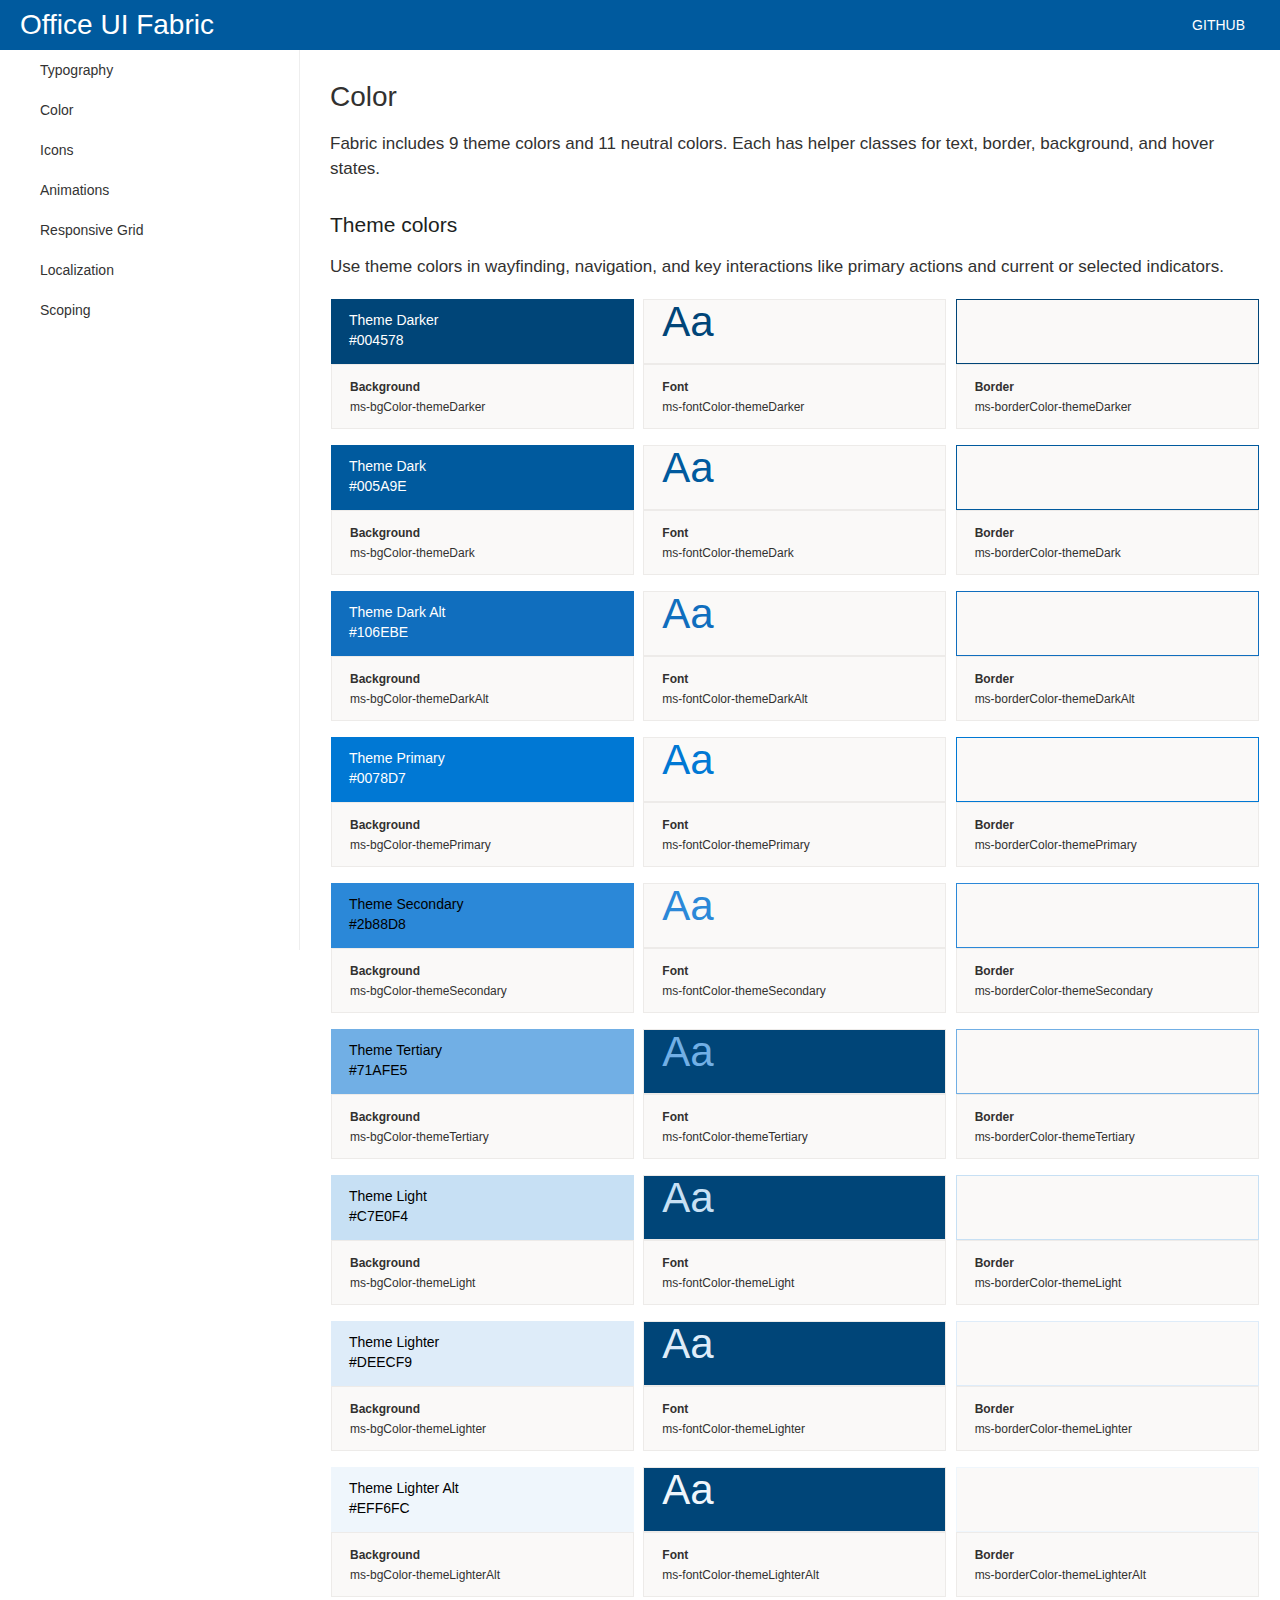
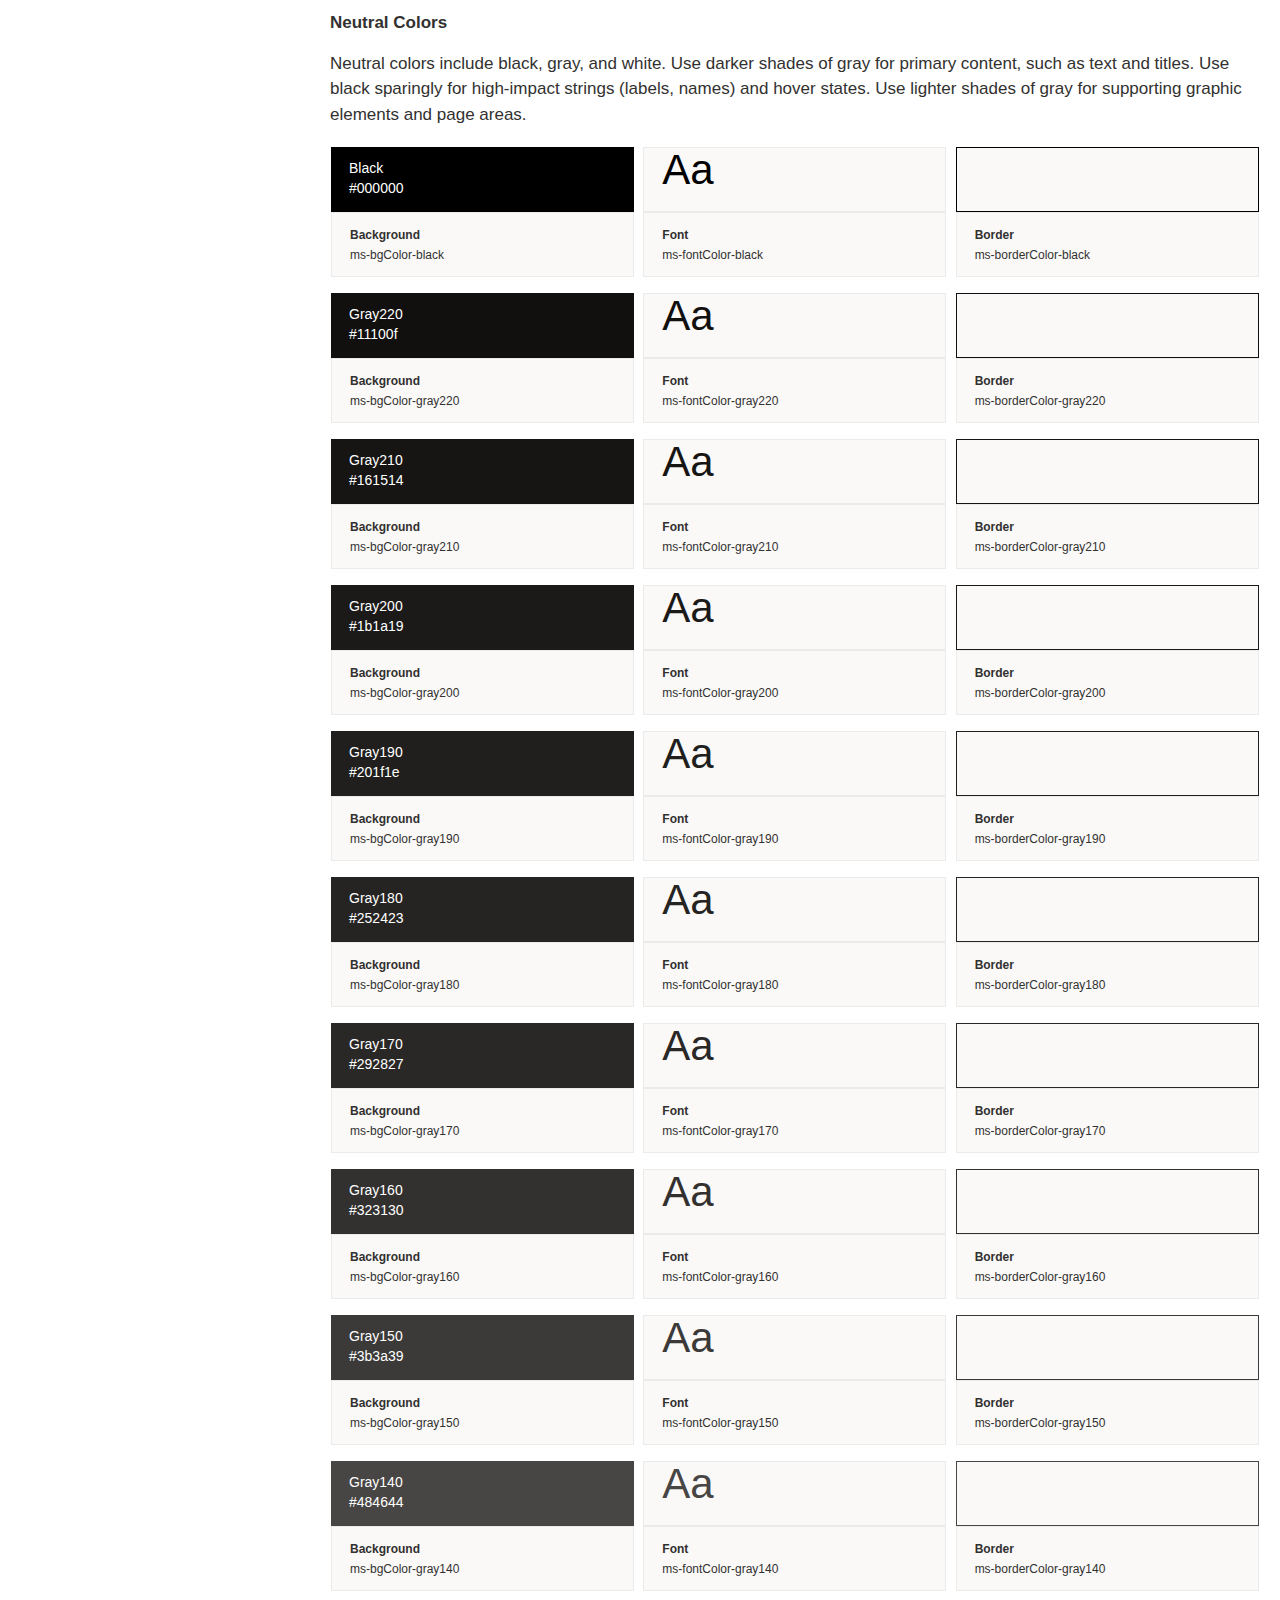
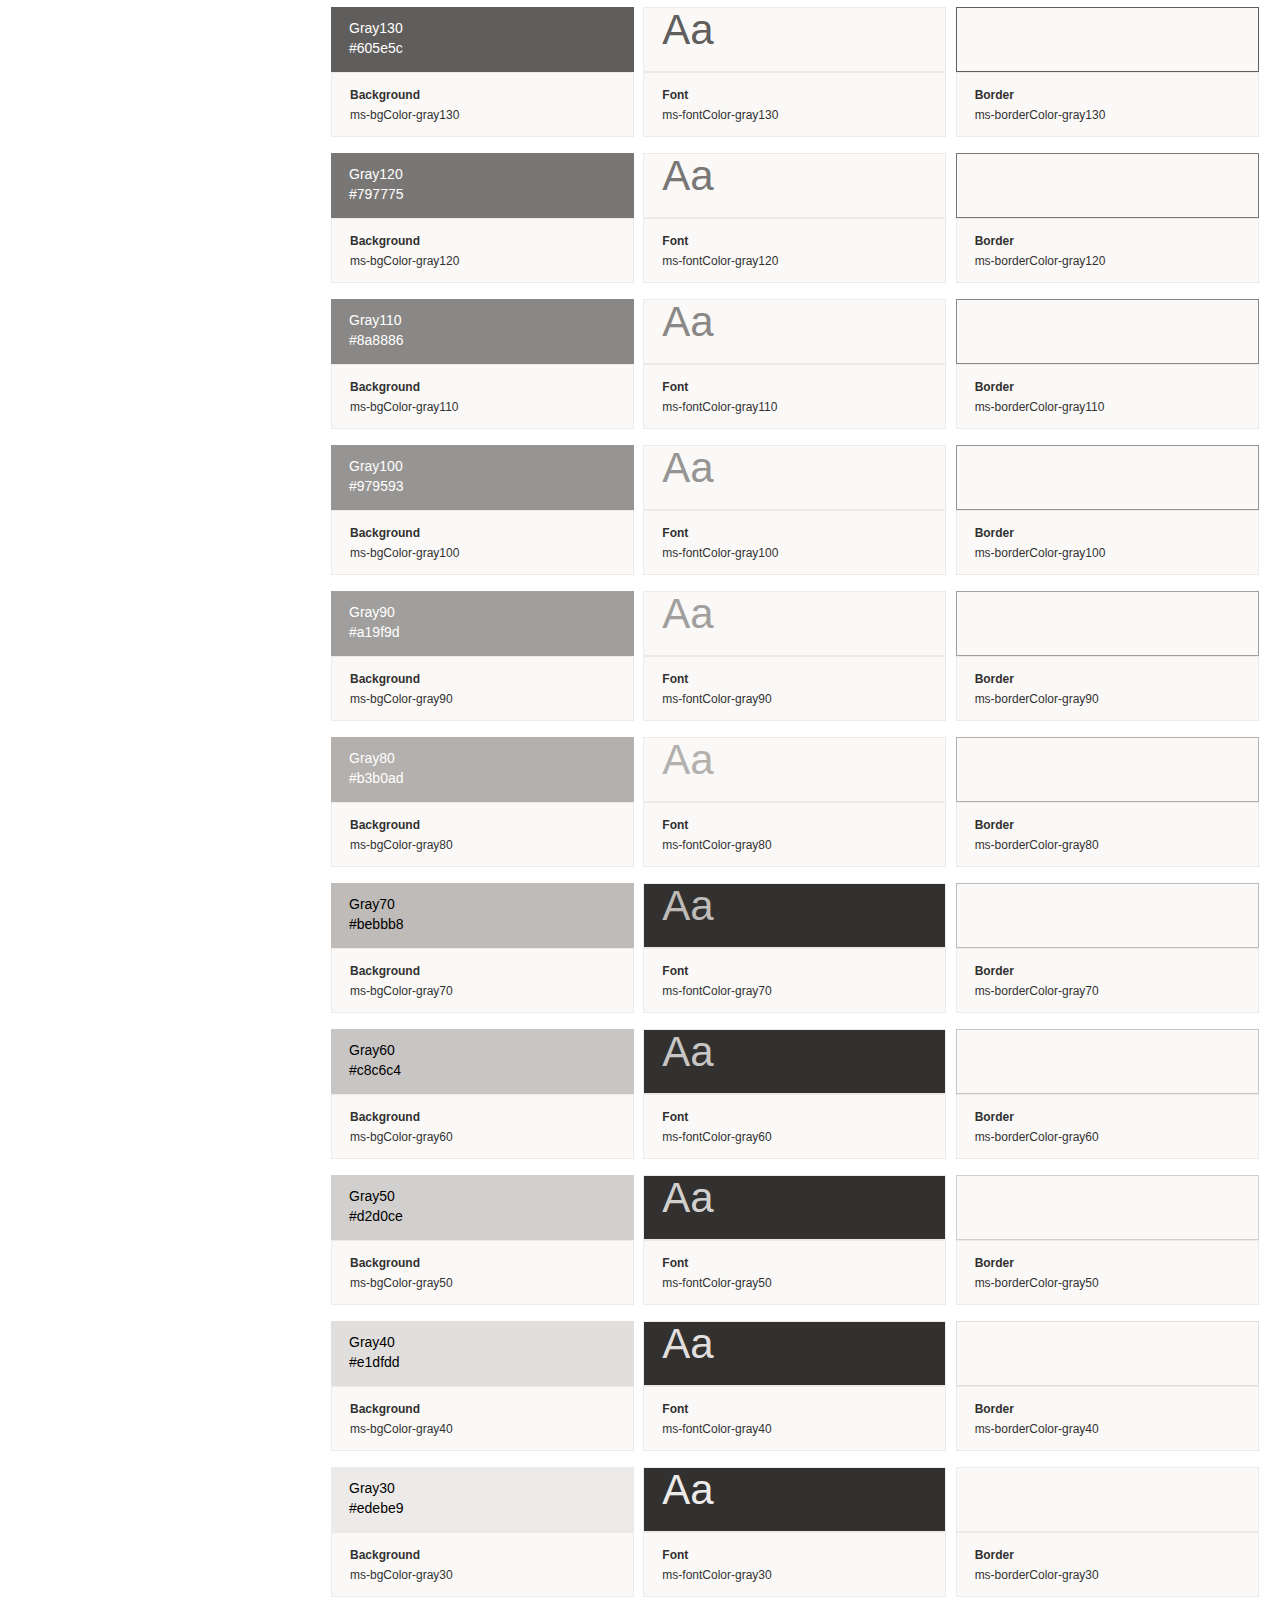
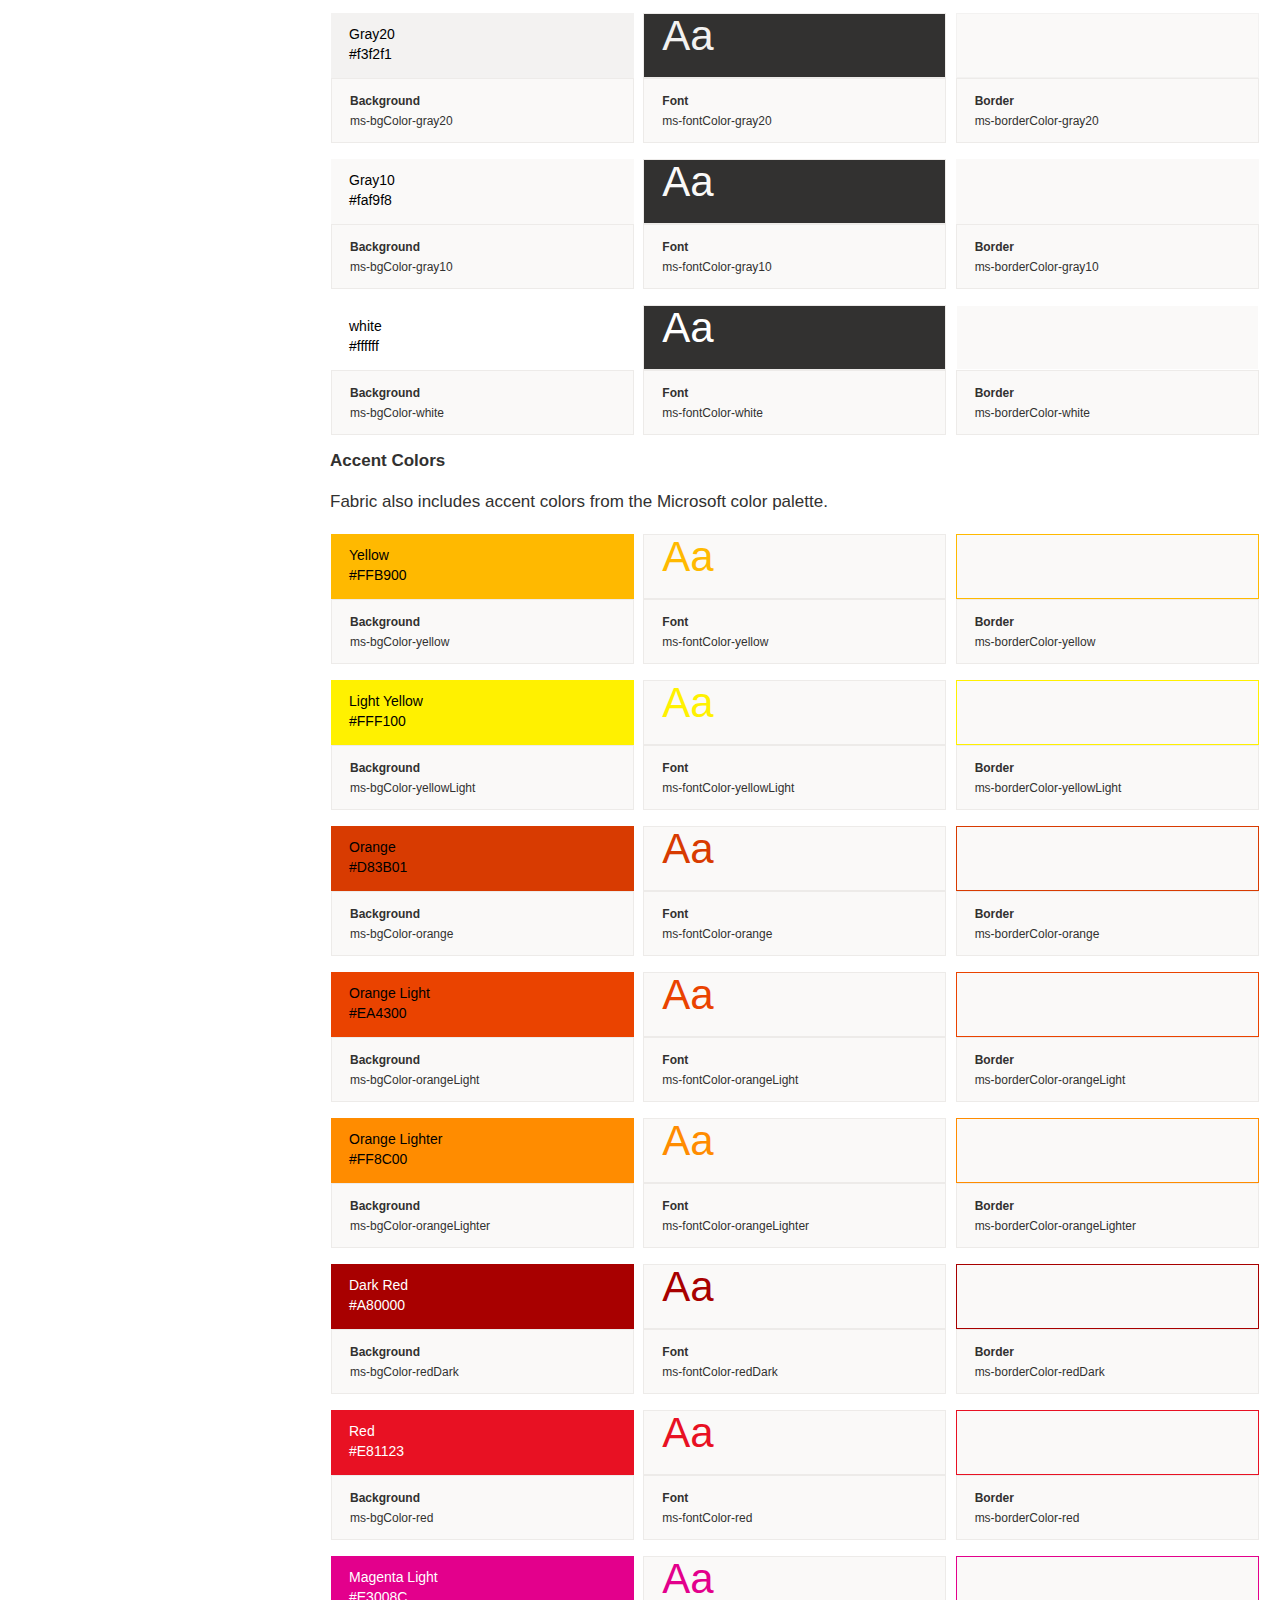
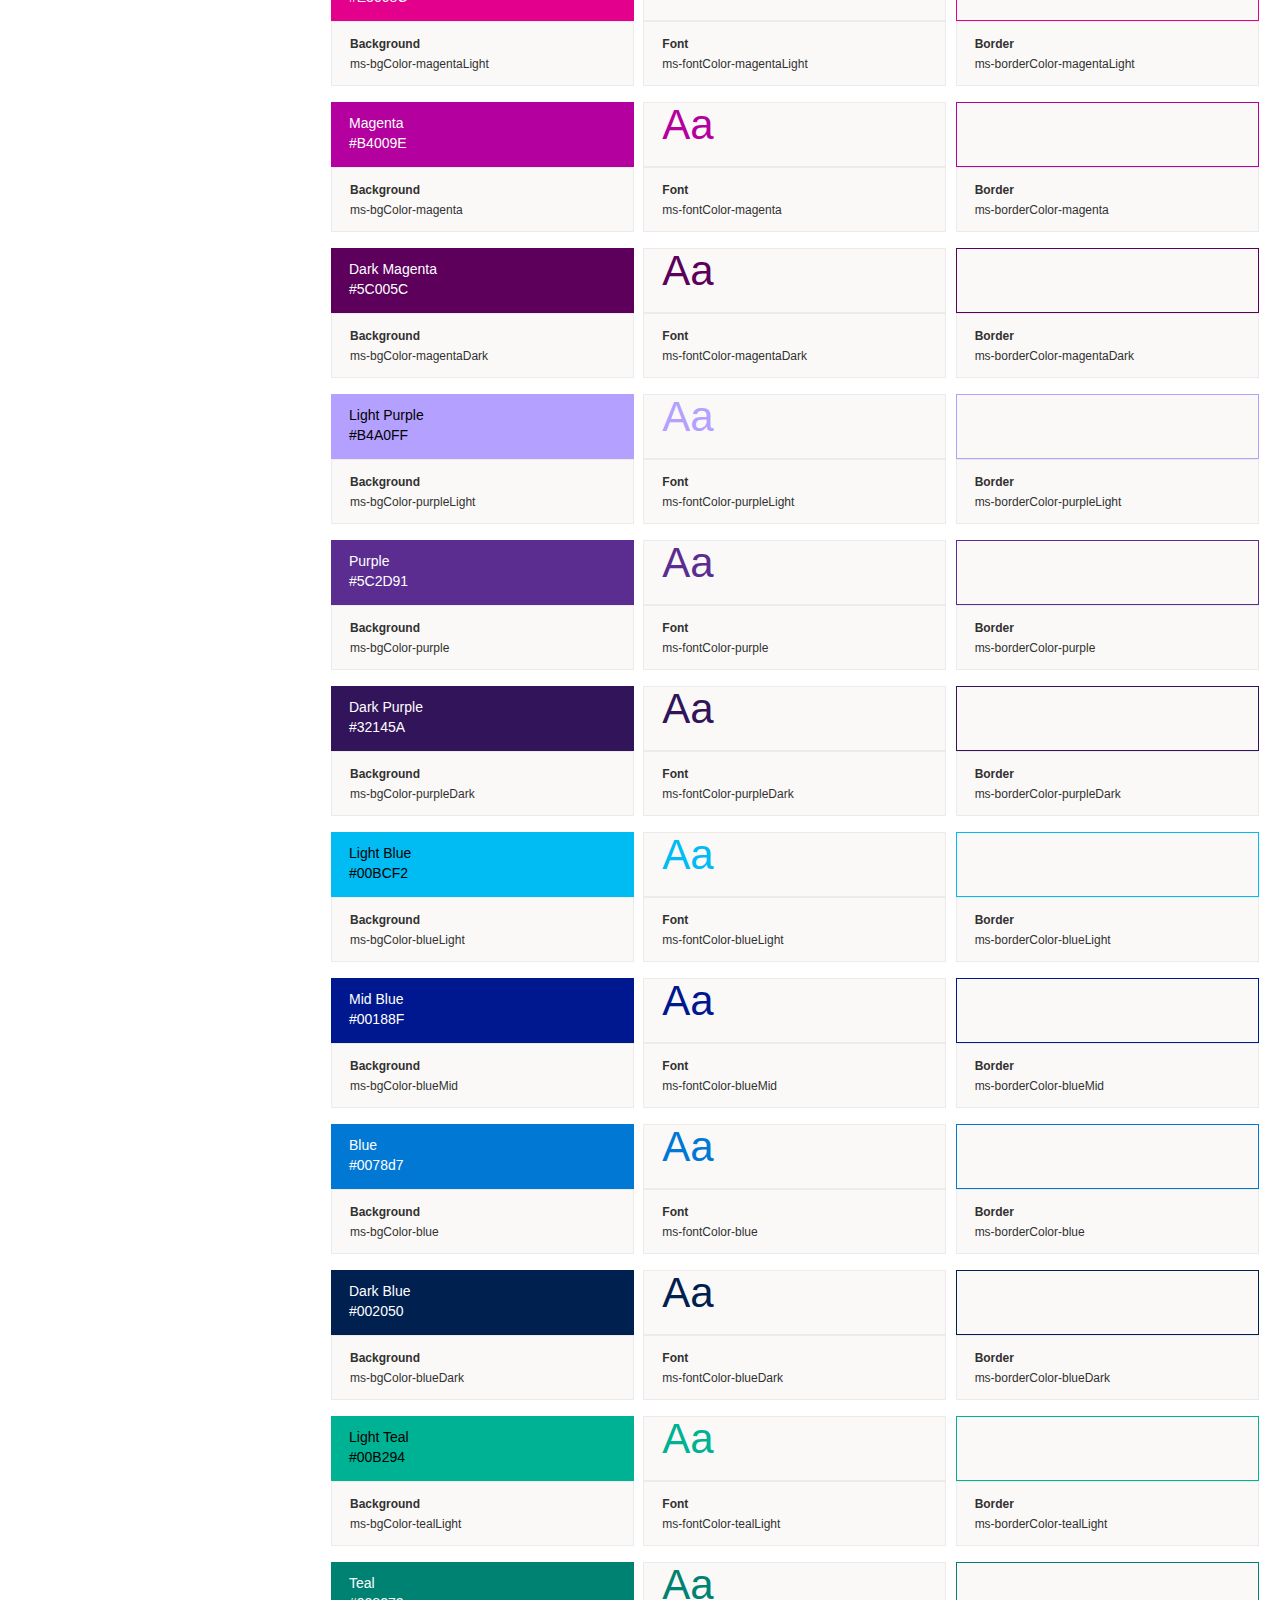
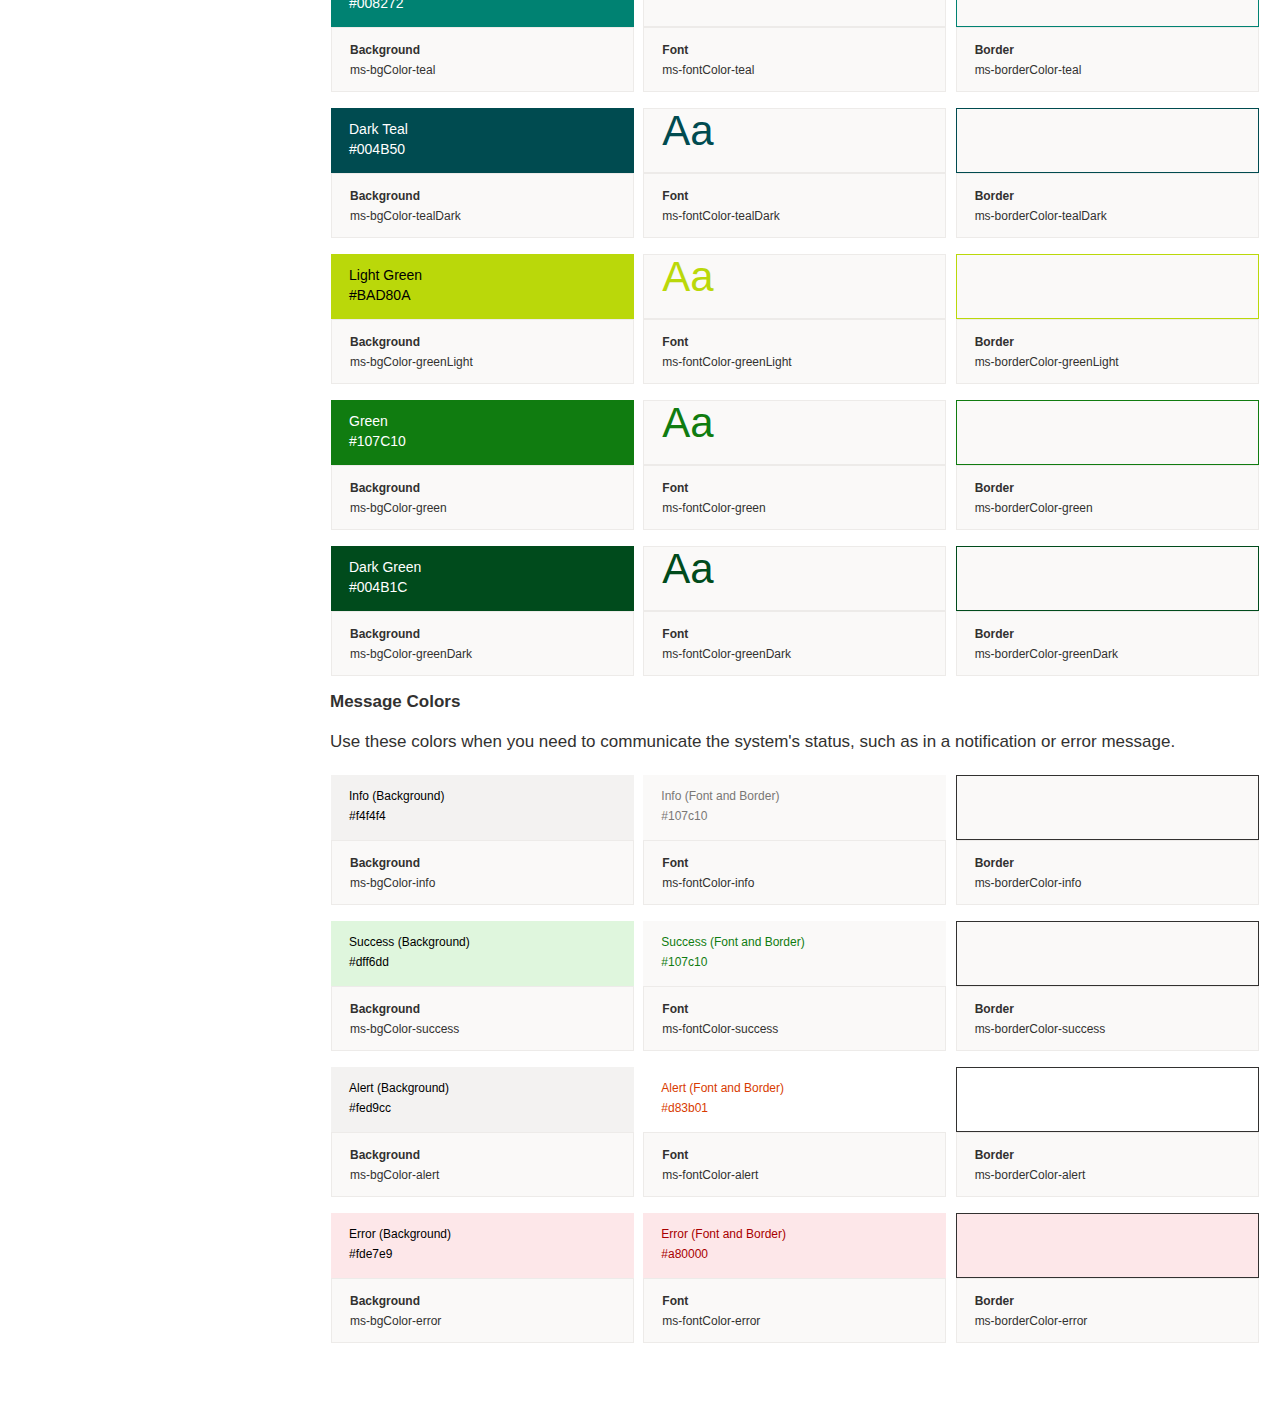
<file: BlazingNotes/Client/wwwroot/lib/office-ui-fabric-core/documentation/Color/index.html>
<!DOCTYPE html>
<html lang="en" dir="ltr">
<head>
  <meta charset="UTF-8">
  <title>Office Fabric UI Core Documentation</title>
  <link rel="stylesheet" href="../../css/fabric.css">
  <link rel="stylesheet" href="../docs.css">
  <link rel="stylesheet" href="https://static2.sharepointonline.com/files/fabric/office-ui-fabric-core/2.6.2/css/fabric.components.min.css">
</head>
<body class="ms-Fabric">
<div id="body-content">
    <div id="Header" class="docs-Header">
	    <a class="ms-font-xxl ms-fontColor-white" href="/">Office UI Fabric</a>
	    <div class="Header-buttons">
            <a href="https://github.com/OfficeDev/office-ui-fabric-core/" class="Header-button ms-fontColor-white">Github</a>
        </div>
	</div>
	<div class="docs-Page has-leftNav">
	    <div class="docs-Page-leftNav">
    <div class="LeftNav-links" role="menu" aria-label="Anchor links for navigating this page">
			<div class="LeftNav-item">
	        	<a class="Typography LeftNav-link ms-border-color-themePrimary ms-font-l ms-font-color-neutralSecondary" href="/Typography">Typography</a>
	      	</div>
	      	<div class="LeftNav-item">
	        	<a class="Color LeftNav-link ms-border-color-themePrimary ms-font-l ms-font-color-neutralSecondary" href="/Color">Color</a>
	      	</div>
	      	<div class="LeftNav-item">
	        	<a class="Icons LeftNav-link ms-border-color-themePrimary ms-font-l ms-font-color-neutralSecondary" href="/Icons">Icons</a>
	      	</div>
	      	<div class="LeftNav-item">
	        	<a class="Animations LeftNav-link ms-border-color-themePrimary ms-font-l ms-font-color-neutralSecondary" href="/Animations">Animations</a>
	      	</div>
	      	<div class="LeftNav-item">
	        	<a class="Responsive-Grid LeftNav-link ms-border-color-themePrimary ms-font-l ms-font-color-neutralSecondary" href="/Responsive-Grid">Responsive Grid</a>
	      	</div>
	      	<div class="LeftNav-item">
	        	<a class="Localization LeftNav-link ms-border-color-themePrimary ms-font-l ms-font-color-neutralSecondary" href="/Localization">Localization</a>
	      	</div>
	      	<div class="LeftNav-item">
	        	<a class="Scoping LeftNav-link ms-border-color-themePrimary ms-font-l ms-font-color-neutralSecondary" href="/Scoping">Scoping</a>
	      	</div>
    </div>
</div>

<div class="docs-Styles-section" id="color">
  <h2>Color</h2>
  <p>Fabric includes 9 theme colors and 11 neutral colors. Each has helper classes for text, border, background, and hover states.</p>

  <h3>Theme colors</h3>
  <p>Use theme colors in wayfinding, navigation, and key interactions like primary actions and current or selected indicators.</p>   
  
  <div class="docs-colorContainer" role="grid">
      <!-- Start Color -->
      <div class="ms-Grid-row" aria-label="First row of the color example for Theme Darker, this row of the color example shows an example for background color, border color, and font color">    
        <div class="ms-Grid-col ms-sm4 ms-lg4 docs-colorBox docs-colorBoxBG ms-bgColor-themeDarker" aria-label="Example for ms-bgColor-themeDarker">
          <span class="ms-font-size-m ms-fontColor-white">Theme Darker<br />
            #004578</span>
        </div>
        <div class="ms-Grid-col ms-sm4 ms-lg4 docs-colorBox docs-colorBox-hasBg docs-colorBox-hasBorder ms-fontColor-themeDarker" aria-label="Example for ms-fontColor-themeDarker">
          <span class="ms-font-su ms-fontColor-themeDarker">Aa</span>
        </div>
        <div class="ms-Grid-col ms-sm4 ms-lg4 docs-colorBox docs-colorBox-hasBg docs-colorBoxBorder ms-borderColor-themeDarker"  aria-label="Example for ms-borderColor-themeDarker">
        </div>
      </div>
      
      <div class="ms-Grid-row docs-colorBottomRow" aria-label="Second row of the color example Theme Darker, this row has the specific class names listed for background color, border color, and font color"> 
        <div class="ms-Grid-col ms-sm4 ms-lg4 docs-colorBox docs-colorBox-hasBg docs-colorBox-hasBorder" aria-label="Background class ms-bgColor-themeDarker">
          <p class="ms-font-size-m"><span class="mobileText">Background<br/></span> ms-bgColor-themeDarker</p>
        </div>
        <div class="ms-Grid-col ms-sm4 ms-lg4 docs-colorBox docs-colorBox-hasBg docs-colorBox-hasBorder" aria-label="Font class ms-fontColor-themeDarker">
          <p class="ms-font-size-m"><span class="mobileText">Font<br /></span> ms-fontColor-themeDarker</p>
          <!-- Info Button -->
          <button class="Typography-infoButton" aria-label="High contrast informatoin for the color Theme Darker"> <i class="ms-Icon ms-Icon--Info ms-fontColor-neutralPrimary" aria-hidden="true"></i> </button>
          <div class="ms-Callout docs-ColorSection-swatchCallout ms-Callout--arrowTop">
            <div class="ms-Callout-main ms-clearfix">
              <div class="ms-Callout-header">
                <p class="ms-Callout-title">Acceptable Backgrounds</p>
              </div>
              <div class="ms-Callout-inner">
                <div class="ms-Callout-content">
                  <div class="docs-ColorSection-contrastTextColumn">
                    <div class="docs-ColorSection-contrastCaption">
                      <div class="docs-ColorSection-contrastCaptionLeft">
                      <h4>Background Color Class:</h4></div>
                      <div class="docs-ColorSection-contrastCaptionRight">
                      <h4>Ratio:</h4></div>
                    </div>
                    <div class="docs-ColorSection-contrastData">
                      <div class="docs-ColorSection-contrastText docs-ColorSection-swatchCode ms-bgColor-neutralLight ms-fontColor-themeDarker" title="ms-bgColor-neutralLight">ms-bgColor-neutralLight</div>
                      <div class="docs-ColorSection-contrastRatio docs-ColorSection-swatchCode ms-bgColor-neutralLight ms-fontColor-themeDarker">7:6:1</div>
                      <div class="docs-ColorSection-contrastText docs-ColorSection-swatchCode ms-bgColor-neutralLighter ms-fontColor-themeDarker" title="ms-bgColor-neutralLighter">ms-bgColor-neutralLighter</div>
                      <div class="docs-ColorSection-contrastRatio docs-ColorSection-swatchCode ms-bgColor-neutralLighter ms-fontColor-themeDarker">8:3:1</div>
                      <div class="docs-ColorSection-contrastText docs-ColorSection-swatchCode ms-bgColor-neutralLightAlt ms-fontColor-themeDarker" title="ms-bgColor-neutralLightAlt">ms-bgColor-neutralLightAlt</div>
                      <div class="docs-ColorSection-contrastRatio docs-ColorSection-swatchCode ms-bgColor-neutralLightAlt ms-fontColor-themeDarker">8:6:1</div>
                      <div class="docs-ColorSection-contrastText docs-ColorSection-swatchCode ms-bgColor-themeLight ms-fontColor-themeDarker" title="ms-bgColor-themeLight">ms-bgColor-themeLight</div>
                      <div class="docs-ColorSection-contrastRatio docs-ColorSection-swatchCode ms-bgColor-themeLight ms-fontColor-themeDarker">6:7:1</div>
                      <div class="docs-ColorSection-contrastText docs-ColorSection-swatchCode ms-bgColor-themeLighter ms-fontColor-themeDarker" title="ms-bgColor-themeLighter">ms-bgColor-themeLighter</div>
                      <div class="docs-ColorSection-contrastRatio docs-ColorSection-swatchCode ms-bgColor-themeLighter ms-fontColor-themeDarker">7:6:1</div>
                      <div class="docs-ColorSection-contrastText docs-ColorSection-swatchCode ms-bgColor-themeLighterAlt ms-fontColor-themeDarker" title="ms-bgColor-themeLighterAlt">ms-bgColor-themeLighterAlt</div>
                      <div class="docs-ColorSection-contrastRatio docs-ColorSection-swatchCode ms-bgColor-themeLighterAlt ms-fontColor-themeDarker">8:4:1</div>
                      <div class="docs-ColorSection-contrastText docs-ColorSection-swatchCode ms-bgColor-white ms-fontColor-themeDarker" title="ms-bgColor-white">ms-bgColor-white</div>
                      <div class="docs-ColorSection-contrastRatio docs-ColorSection-swatchCode ms-bgColor-white ms-fontColor-themeDarker">9:1:1</div>
                    </div>
                  </div>
                </div>
              </div>
            </div>
          </div>
           <!-- End Info Button -->
        </div>
        <div class="ms-Grid-col ms-sm4 ms-lg4 docs-colorBox docs-colorBox-hasBg docs-colorBox-hasBorder" aria-label="Border class ms-borderColor-themeDarker">
          <p class="ms-font-size-m"><span class="mobileText">Border<br /></span> ms-borderColor-themeDarker</p>
        </div>
      </div>
      <!-- End Color -->      <!-- Start Color -->
      <div class="ms-Grid-row" aria-label="First row of the color example for Theme Dark, this row of the color example shows an example for background color, border color, and font color">    
        <div class="ms-Grid-col ms-sm4 ms-lg4 docs-colorBox docs-colorBoxBG ms-bgColor-themeDark" aria-label="Example for ms-bgColor-themeDark">
          <span class="ms-font-size-m ms-fontColor-white">Theme Dark<br />
            #005A9E</span>
        </div>
        <div class="ms-Grid-col ms-sm4 ms-lg4 docs-colorBox docs-colorBox-hasBg docs-colorBox-hasBorder ms-fontColor-themeDark" aria-label="Example for ms-fontColor-themeDark">
          <span class="ms-font-su ms-fontColor-themeDark">Aa</span>
        </div>
        <div class="ms-Grid-col ms-sm4 ms-lg4 docs-colorBox docs-colorBox-hasBg docs-colorBoxBorder ms-borderColor-themeDark"  aria-label="Example for ms-borderColor-themeDark">
        </div>
      </div>
      
      <div class="ms-Grid-row docs-colorBottomRow" aria-label="Second row of the color example Theme Dark, this row has the specific class names listed for background color, border color, and font color"> 
        <div class="ms-Grid-col ms-sm4 ms-lg4 docs-colorBox docs-colorBox-hasBg docs-colorBox-hasBorder" aria-label="Background class ms-bgColor-themeDark">
          <p class="ms-font-size-m"><span class="mobileText">Background<br/></span> ms-bgColor-themeDark</p>
        </div>
        <div class="ms-Grid-col ms-sm4 ms-lg4 docs-colorBox docs-colorBox-hasBg docs-colorBox-hasBorder" aria-label="Font class ms-fontColor-themeDark">
          <p class="ms-font-size-m"><span class="mobileText">Font<br /></span> ms-fontColor-themeDark</p>
          <!-- Info Button -->
          <button class="Typography-infoButton" aria-label="High contrast informatoin for the color Theme Dark"> <i class="ms-Icon ms-Icon--Info ms-fontColor-neutralPrimary" aria-hidden="true"></i> </button>
          <div class="ms-Callout docs-ColorSection-swatchCallout ms-Callout--arrowTop">
            <div class="ms-Callout-main ms-clearfix">
              <div class="ms-Callout-header">
                <p class="ms-Callout-title">Acceptable Backgrounds</p>
              </div>
              <div class="ms-Callout-inner">
                <div class="ms-Callout-content">
                  <div class="docs-ColorSection-contrastTextColumn">
                    <div class="docs-ColorSection-contrastCaption">
                      <div class="docs-ColorSection-contrastCaptionLeft">
                      <h4>Background Color Class:</h4></div>
                      <div class="docs-ColorSection-contrastCaptionRight">
                      <h4>Ratio:</h4></div>
                    </div>
                    <div class="docs-ColorSection-contrastData">
                      <div class="docs-ColorSection-contrastText docs-ColorSection-swatchCode ms-bgColor-neutralLight ms-fontColor-themeDark" title="ms-bgColor-neutralLight">ms-bgColor-neutralLight</div>
                      <div class="docs-ColorSection-contrastRatio docs-ColorSection-swatchCode ms-bgColor-neutralLight ms-fontColor-themeDark">5:2:1</div>
                      <div class="docs-ColorSection-contrastText docs-ColorSection-swatchCode ms-bgColor-neutralLighter ms-fontColor-themeDark" title="ms-bgColor-neutralLighter">ms-bgColor-neutralLighter</div>
                      <div class="docs-ColorSection-contrastRatio docs-ColorSection-swatchCode ms-bgColor-neutralLighter ms-fontColor-themeDark">5:7:1</div>
                      <div class="docs-ColorSection-contrastText docs-ColorSection-swatchCode ms-bgColor-neutralLightAlt ms-fontColor-themeDark" title="ms-bgColor-neutralLightAlt">ms-bgColor-neutralLightAlt</div>
                      <div class="docs-ColorSection-contrastRatio docs-ColorSection-swatchCode ms-bgColor-neutralLightAlt ms-fontColor-themeDark">5:9:1</div>
                      <div class="docs-ColorSection-contrastText docs-ColorSection-swatchCode ms-bgColor-themeLight ms-fontColor-themeDark" title="ms-bgColor-themeLight">ms-bgColor-themeLight</div>
                      <div class="docs-ColorSection-contrastRatio docs-ColorSection-swatchCode ms-bgColor-themeLight ms-fontColor-themeDark">4:6:1</div>
                      <div class="docs-ColorSection-contrastText docs-ColorSection-swatchCode ms-bgColor-themeLighter ms-fontColor-themeDark" title="ms-bgColor-themeLighter">ms-bgColor-themeLighter</div>
                      <div class="docs-ColorSection-contrastRatio docs-ColorSection-swatchCode ms-bgColor-themeLighter ms-fontColor-themeDark">5:2:1</div>
                      <div class="docs-ColorSection-contrastText docs-ColorSection-swatchCode ms-bgColor-themeLighterAlt ms-fontColor-themeDark" title="ms-bgColor-themeLighterAlt">ms-bgColor-themeLighterAlt</div>
                      <div class="docs-ColorSection-contrastRatio docs-ColorSection-swatchCode ms-bgColor-themeLighterAlt ms-fontColor-themeDark">5:7:1</div>
                      <div class="docs-ColorSection-contrastText docs-ColorSection-swatchCode ms-bgColor-white ms-fontColor-themeDark" title="ms-bgColor-white">ms-bgColor-white</div>
                      <div class="docs-ColorSection-contrastRatio docs-ColorSection-swatchCode ms-bgColor-white ms-fontColor-themeDark">6:3:1</div>
                    </div>
                  </div>
                </div>
              </div>
            </div>
          </div>
           <!-- End Info Button -->
        </div>
        <div class="ms-Grid-col ms-sm4 ms-lg4 docs-colorBox docs-colorBox-hasBg docs-colorBox-hasBorder" aria-label="Border class ms-borderColor-themeDark">
          <p class="ms-font-size-m"><span class="mobileText">Border<br /></span> ms-borderColor-themeDark</p>
        </div>
      </div>
      <!-- End Color -->      <!-- Start Color -->
      <div class="ms-Grid-row" aria-label="First row of the color example for Theme Dark Alt, this row of the color example shows an example for background color, border color, and font color">    
        <div class="ms-Grid-col ms-sm4 ms-lg4 docs-colorBox docs-colorBoxBG ms-bgColor-themeDarkAlt" aria-label="Example for ms-bgColor-themeDarkAlt">
          <span class="ms-font-size-m ms-fontColor-white">Theme Dark Alt<br />
            #106EBE</span>
        </div>
        <div class="ms-Grid-col ms-sm4 ms-lg4 docs-colorBox docs-colorBox-hasBg docs-colorBox-hasBorder ms-fontColor-themeDarkAlt" aria-label="Example for ms-fontColor-themeDarkAlt">
          <span class="ms-font-su ms-fontColor-themeDarkAlt">Aa</span>
        </div>
        <div class="ms-Grid-col ms-sm4 ms-lg4 docs-colorBox docs-colorBox-hasBg docs-colorBoxBorder ms-borderColor-themeDarkAlt"  aria-label="Example for ms-borderColor-themeDarkAlt">
        </div>
      </div>
      
      <div class="ms-Grid-row docs-colorBottomRow" aria-label="Second row of the color example Theme Dark Alt, this row has the specific class names listed for background color, border color, and font color"> 
        <div class="ms-Grid-col ms-sm4 ms-lg4 docs-colorBox docs-colorBox-hasBg docs-colorBox-hasBorder" aria-label="Background class ms-bgColor-themeDarkAlt">
          <p class="ms-font-size-m"><span class="mobileText">Background<br/></span> ms-bgColor-themeDarkAlt</p>
        </div>
        <div class="ms-Grid-col ms-sm4 ms-lg4 docs-colorBox docs-colorBox-hasBg docs-colorBox-hasBorder" aria-label="Font class ms-fontColor-themeDarkAlt">
          <p class="ms-font-size-m"><span class="mobileText">Font<br /></span> ms-fontColor-themeDarkAlt</p>
          <!-- Info Button -->
          <button class="Typography-infoButton" aria-label="High contrast informatoin for the color Theme Dark Alt"> <i class="ms-Icon ms-Icon--Info ms-fontColor-neutralPrimary" aria-hidden="true"></i> </button>
          <div class="ms-Callout docs-ColorSection-swatchCallout ms-Callout--arrowTop">
            <div class="ms-Callout-main ms-clearfix">
              <div class="ms-Callout-header">
                <p class="ms-Callout-title">Acceptable Backgrounds</p>
              </div>
              <div class="ms-Callout-inner">
                <div class="ms-Callout-content">
                  <div class="docs-ColorSection-contrastTextColumn">
                    <div class="docs-ColorSection-contrastCaption">
                      <div class="docs-ColorSection-contrastCaptionLeft">
                      <h4>Background Color Class:</h4></div>
                      <div class="docs-ColorSection-contrastCaptionRight">
                      <h4>Ratio:</h4></div>
                    </div>
                    <div class="docs-ColorSection-contrastData">
                      <div class="docs-ColorSection-contrastText docs-ColorSection-swatchCode ms-bgColor-neutralLighter ms-fontColor-themeDarkAlt" title="ms-bgColor-neutralLighter">ms-bgColor-neutralLighter</div>
                      <div class="docs-ColorSection-contrastRatio docs-ColorSection-swatchCode ms-bgColor-neutralLighter ms-fontColor-themeDarkAlt">4:8:1</div>
                      <div class="docs-ColorSection-contrastText docs-ColorSection-swatchCode ms-bgColor-neutralLightAlt ms-fontColor-themeDarkAlt" title="ms-bgColor-neutralLightAlt">ms-bgColor-neutralLightAlt</div>
                      <div class="docs-ColorSection-contrastRatio docs-ColorSection-swatchCode ms-bgColor-neutralLightAlt ms-fontColor-themeDarkAlt">5:0:1</div>
                      <div class="docs-ColorSection-contrastText docs-ColorSection-swatchCode ms-bgColor-themeLighter ms-fontColor-themeDarkAlt" title="ms-bgColor-themeLighter">ms-bgColor-themeLighter</div>
                      <div class="docs-ColorSection-contrastRatio docs-ColorSection-swatchCode ms-bgColor-themeLighter ms-fontColor-themeDarkAlt">5:2:1</div>
                      <div class="docs-ColorSection-contrastText docs-ColorSection-swatchCode ms-bgColor-themeLighterAlt ms-fontColor-themeDarkAlt" title="ms-bgColor-themeLighterAlt">ms-bgColor-themeLighterAlt</div>
                      <div class="docs-ColorSection-contrastRatio docs-ColorSection-swatchCode ms-bgColor-themeLighterAlt ms-fontColor-themeDarkAlt">4:8:1</div>
                      <div class="docs-ColorSection-contrastText docs-ColorSection-swatchCode ms-bgColor-white ms-fontColor-themeDarkAlt" title="ms-bgColor-white">ms-bgColor-white</div>
                      <div class="docs-ColorSection-contrastRatio docs-ColorSection-swatchCode ms-bgColor-white ms-fontColor-themeDarkAlt">5:6:1</div>
                    </div>
                  </div>
                </div>
              </div>
            </div>
          </div>
           <!-- End Info Button -->
        </div>
        <div class="ms-Grid-col ms-sm4 ms-lg4 docs-colorBox docs-colorBox-hasBg docs-colorBox-hasBorder" aria-label="Border class ms-borderColor-themeDarkAlt">
          <p class="ms-font-size-m"><span class="mobileText">Border<br /></span> ms-borderColor-themeDarkAlt</p>
        </div>
      </div>
      <!-- End Color -->      <!-- Start Color -->
      <div class="ms-Grid-row" aria-label="First row of the color example for Theme Primary, this row of the color example shows an example for background color, border color, and font color">    
        <div class="ms-Grid-col ms-sm4 ms-lg4 docs-colorBox docs-colorBoxBG ms-bgColor-themePrimary" aria-label="Example for ms-bgColor-themePrimary">
          <span class="ms-font-size-m ms-fontColor-white">Theme Primary<br />
            #0078D7</span>
        </div>
        <div class="ms-Grid-col ms-sm4 ms-lg4 docs-colorBox docs-colorBox-hasBg docs-colorBox-hasBorder ms-fontColor-themePrimary" aria-label="Example for ms-fontColor-themePrimary">
          <span class="ms-font-su ms-fontColor-themePrimary">Aa</span>
        </div>
        <div class="ms-Grid-col ms-sm4 ms-lg4 docs-colorBox docs-colorBox-hasBg docs-colorBoxBorder ms-borderColor-themePrimary"  aria-label="Example for ms-borderColor-themePrimary">
        </div>
      </div>
      
      <div class="ms-Grid-row docs-colorBottomRow" aria-label="Second row of the color example Theme Primary, this row has the specific class names listed for background color, border color, and font color"> 
        <div class="ms-Grid-col ms-sm4 ms-lg4 docs-colorBox docs-colorBox-hasBg docs-colorBox-hasBorder" aria-label="Background class ms-bgColor-themePrimary">
          <p class="ms-font-size-m"><span class="mobileText">Background<br/></span> ms-bgColor-themePrimary</p>
        </div>
        <div class="ms-Grid-col ms-sm4 ms-lg4 docs-colorBox docs-colorBox-hasBg docs-colorBox-hasBorder" aria-label="Font class ms-fontColor-themePrimary">
          <p class="ms-font-size-m"><span class="mobileText">Font<br /></span> ms-fontColor-themePrimary</p>
          <!-- Info Button -->
          <button class="Typography-infoButton" aria-label="High contrast informatoin for the color Theme Primary"> <i class="ms-Icon ms-Icon--Info ms-fontColor-neutralPrimary" aria-hidden="true"></i> </button>
          <div class="ms-Callout docs-ColorSection-swatchCallout ms-Callout--arrowTop">
            <div class="ms-Callout-main ms-clearfix">
              <div class="ms-Callout-header">
                <p class="ms-Callout-title">Acceptable Backgrounds</p>
              </div>
              <div class="ms-Callout-inner">
                <div class="ms-Callout-content">
                  <div class="docs-ColorSection-contrastTextColumn">
                    <div class="docs-ColorSection-contrastCaption">
                      <div class="docs-ColorSection-contrastCaptionLeft">
                      <h4>Background Color Class:</h4></div>
                      <div class="docs-ColorSection-contrastCaptionRight">
                      <h4>Ratio:</h4></div>
                    </div>
                    <div class="docs-ColorSection-contrastData">
                      <div class="docs-ColorSection-contrastText docs-ColorSection-swatchCode ms-bgColor-white ms-fontColor-themePrimary" title="ms-bgColor-white">ms-bgColor-white</div>
                      <div class="docs-ColorSection-contrastRatio docs-ColorSection-swatchCode ms-bgColor-white ms-fontColor-themePrimary">5:0:1</div>
                    </div>
                  </div>
                </div>
              </div>
            </div>
          </div>
           <!-- End Info Button -->
        </div>
        <div class="ms-Grid-col ms-sm4 ms-lg4 docs-colorBox docs-colorBox-hasBg docs-colorBox-hasBorder" aria-label="Border class ms-borderColor-themePrimary">
          <p class="ms-font-size-m"><span class="mobileText">Border<br /></span> ms-borderColor-themePrimary</p>
        </div>
      </div>
      <!-- End Color -->      <!-- Start Color -->
      <div class="ms-Grid-row" aria-label="First row of the color example for Theme Secondary, this row of the color example shows an example for background color, border color, and font color">    
        <div class="ms-Grid-col ms-sm4 ms-lg4 docs-colorBox docs-colorBoxBG ms-bgColor-themeSecondary" aria-label="Example for ms-bgColor-themeSecondary">
          <span class="ms-font-size-m ms-fontColor-black">Theme Secondary<br />
            #2b88D8</span>
        </div>
        <div class="ms-Grid-col ms-sm4 ms-lg4 docs-colorBox docs-colorBox-hasBg docs-colorBox-hasBorder ms-fontColor-themeSecondary" aria-label="Example for ms-fontColor-themeSecondary">
          <span class="ms-font-su ms-fontColor-themeSecondary">Aa</span>
        </div>
        <div class="ms-Grid-col ms-sm4 ms-lg4 docs-colorBox docs-colorBox-hasBg docs-colorBoxBorder ms-borderColor-themeSecondary"  aria-label="Example for ms-borderColor-themeSecondary">
        </div>
      </div>
      
      <div class="ms-Grid-row docs-colorBottomRow" aria-label="Second row of the color example Theme Secondary, this row has the specific class names listed for background color, border color, and font color"> 
        <div class="ms-Grid-col ms-sm4 ms-lg4 docs-colorBox docs-colorBox-hasBg docs-colorBox-hasBorder" aria-label="Background class ms-bgColor-themeSecondary">
          <p class="ms-font-size-m"><span class="mobileText">Background<br/></span> ms-bgColor-themeSecondary</p>
        </div>
        <div class="ms-Grid-col ms-sm4 ms-lg4 docs-colorBox docs-colorBox-hasBg docs-colorBox-hasBorder" aria-label="Font class ms-fontColor-themeSecondary">
          <p class="ms-font-size-m"><span class="mobileText">Font<br /></span> ms-fontColor-themeSecondary</p>
          <!-- Info Button -->
           <!-- End Info Button -->
        </div>
        <div class="ms-Grid-col ms-sm4 ms-lg4 docs-colorBox docs-colorBox-hasBg docs-colorBox-hasBorder" aria-label="Border class ms-borderColor-themeSecondary">
          <p class="ms-font-size-m"><span class="mobileText">Border<br /></span> ms-borderColor-themeSecondary</p>
        </div>
      </div>
      <!-- End Color -->      <!-- Start Color -->
      <div class="ms-Grid-row" aria-label="First row of the color example for Theme Tertiary, this row of the color example shows an example for background color, border color, and font color">    
        <div class="ms-Grid-col ms-sm4 ms-lg4 docs-colorBox docs-colorBoxBG ms-bgColor-themeTertiary" aria-label="Example for ms-bgColor-themeTertiary">
          <span class="ms-font-size-m ms-fontColor-black">Theme Tertiary<br />
            #71AFE5</span>
        </div>
        <div class="ms-Grid-col ms-sm4 ms-lg4 docs-colorBox ms-bgColor-themeDarker docs-colorBox-hasBorder ms-fontColor-themeTertiary" aria-label="Example for ms-fontColor-themeTertiary">
          <span class="ms-font-su ms-fontColor-themeTertiary">Aa</span>
        </div>
        <div class="ms-Grid-col ms-sm4 ms-lg4 docs-colorBox docs-colorBox-hasBg docs-colorBoxBorder ms-borderColor-themeTertiary"  aria-label="Example for ms-borderColor-themeTertiary">
        </div>
      </div>
      
      <div class="ms-Grid-row docs-colorBottomRow" aria-label="Second row of the color example Theme Tertiary, this row has the specific class names listed for background color, border color, and font color"> 
        <div class="ms-Grid-col ms-sm4 ms-lg4 docs-colorBox docs-colorBox-hasBg docs-colorBox-hasBorder" aria-label="Background class ms-bgColor-themeTertiary">
          <p class="ms-font-size-m"><span class="mobileText">Background<br/></span> ms-bgColor-themeTertiary</p>
        </div>
        <div class="ms-Grid-col ms-sm4 ms-lg4 docs-colorBox docs-colorBox-hasBg docs-colorBox-hasBorder" aria-label="Font class ms-fontColor-themeTertiary">
          <p class="ms-font-size-m"><span class="mobileText">Font<br /></span> ms-fontColor-themeTertiary</p>
          <!-- Info Button -->
           <!-- End Info Button -->
        </div>
        <div class="ms-Grid-col ms-sm4 ms-lg4 docs-colorBox docs-colorBox-hasBg docs-colorBox-hasBorder" aria-label="Border class ms-borderColor-themeTertiary">
          <p class="ms-font-size-m"><span class="mobileText">Border<br /></span> ms-borderColor-themeTertiary</p>
        </div>
      </div>
      <!-- End Color -->      <!-- Start Color -->
      <div class="ms-Grid-row" aria-label="First row of the color example for Theme Light, this row of the color example shows an example for background color, border color, and font color">    
        <div class="ms-Grid-col ms-sm4 ms-lg4 docs-colorBox docs-colorBoxBG ms-bgColor-themeLight" aria-label="Example for ms-bgColor-themeLight">
          <span class="ms-font-size-m ms-fontColor-black">Theme Light<br />
            #C7E0F4</span>
        </div>
        <div class="ms-Grid-col ms-sm4 ms-lg4 docs-colorBox ms-bgColor-themeDarker docs-colorBox-hasBorder ms-fontColor-themeLight" aria-label="Example for ms-fontColor-themeLight">
          <span class="ms-font-su ms-fontColor-themeLight">Aa</span>
        </div>
        <div class="ms-Grid-col ms-sm4 ms-lg4 docs-colorBox docs-colorBox-hasBg docs-colorBoxBorder ms-borderColor-themeLight"  aria-label="Example for ms-borderColor-themeLight">
        </div>
      </div>
      
      <div class="ms-Grid-row docs-colorBottomRow" aria-label="Second row of the color example Theme Light, this row has the specific class names listed for background color, border color, and font color"> 
        <div class="ms-Grid-col ms-sm4 ms-lg4 docs-colorBox docs-colorBox-hasBg docs-colorBox-hasBorder" aria-label="Background class ms-bgColor-themeLight">
          <p class="ms-font-size-m"><span class="mobileText">Background<br/></span> ms-bgColor-themeLight</p>
        </div>
        <div class="ms-Grid-col ms-sm4 ms-lg4 docs-colorBox docs-colorBox-hasBg docs-colorBox-hasBorder" aria-label="Font class ms-fontColor-themeLight">
          <p class="ms-font-size-m"><span class="mobileText">Font<br /></span> ms-fontColor-themeLight</p>
          <!-- Info Button -->
           <!-- End Info Button -->
        </div>
        <div class="ms-Grid-col ms-sm4 ms-lg4 docs-colorBox docs-colorBox-hasBg docs-colorBox-hasBorder" aria-label="Border class ms-borderColor-themeLight">
          <p class="ms-font-size-m"><span class="mobileText">Border<br /></span> ms-borderColor-themeLight</p>
        </div>
      </div>
      <!-- End Color -->      <!-- Start Color -->
      <div class="ms-Grid-row" aria-label="First row of the color example for Theme Lighter, this row of the color example shows an example for background color, border color, and font color">    
        <div class="ms-Grid-col ms-sm4 ms-lg4 docs-colorBox docs-colorBoxBG ms-bgColor-themeLighter" aria-label="Example for ms-bgColor-themeLighter">
          <span class="ms-font-size-m ms-fontColor-black">Theme Lighter<br />
            #DEECF9</span>
        </div>
        <div class="ms-Grid-col ms-sm4 ms-lg4 docs-colorBox ms-bgColor-themeDarker docs-colorBox-hasBorder ms-fontColor-themeLighter" aria-label="Example for ms-fontColor-themeLighter">
          <span class="ms-font-su ms-fontColor-themeLighter">Aa</span>
        </div>
        <div class="ms-Grid-col ms-sm4 ms-lg4 docs-colorBox docs-colorBox-hasBg docs-colorBoxBorder ms-borderColor-themeLighter"  aria-label="Example for ms-borderColor-themeLighter">
        </div>
      </div>
      
      <div class="ms-Grid-row docs-colorBottomRow" aria-label="Second row of the color example Theme Lighter, this row has the specific class names listed for background color, border color, and font color"> 
        <div class="ms-Grid-col ms-sm4 ms-lg4 docs-colorBox docs-colorBox-hasBg docs-colorBox-hasBorder" aria-label="Background class ms-bgColor-themeLighter">
          <p class="ms-font-size-m"><span class="mobileText">Background<br/></span> ms-bgColor-themeLighter</p>
        </div>
        <div class="ms-Grid-col ms-sm4 ms-lg4 docs-colorBox docs-colorBox-hasBg docs-colorBox-hasBorder" aria-label="Font class ms-fontColor-themeLighter">
          <p class="ms-font-size-m"><span class="mobileText">Font<br /></span> ms-fontColor-themeLighter</p>
          <!-- Info Button -->
           <!-- End Info Button -->
        </div>
        <div class="ms-Grid-col ms-sm4 ms-lg4 docs-colorBox docs-colorBox-hasBg docs-colorBox-hasBorder" aria-label="Border class ms-borderColor-themeLighter">
          <p class="ms-font-size-m"><span class="mobileText">Border<br /></span> ms-borderColor-themeLighter</p>
        </div>
      </div>
      <!-- End Color -->      <!-- Start Color -->
      <div class="ms-Grid-row" aria-label="First row of the color example for Theme Lighter Alt, this row of the color example shows an example for background color, border color, and font color">    
        <div class="ms-Grid-col ms-sm4 ms-lg4 docs-colorBox docs-colorBoxBG ms-bgColor-themeLighterAlt" aria-label="Example for ms-bgColor-themeLighterAlt">
          <span class="ms-font-size-m ms-fontColor-black">Theme Lighter Alt<br />
            #EFF6FC</span>
        </div>
        <div class="ms-Grid-col ms-sm4 ms-lg4 docs-colorBox ms-bgColor-themeDarker docs-colorBox-hasBorder ms-fontColor-themeLighterAlt" aria-label="Example for ms-fontColor-themeLighterAlt">
          <span class="ms-font-su ms-fontColor-themeLighterAlt">Aa</span>
        </div>
        <div class="ms-Grid-col ms-sm4 ms-lg4 docs-colorBox docs-colorBox-hasBg docs-colorBoxBorder ms-borderColor-themeLighterAlt"  aria-label="Example for ms-borderColor-themeLighterAlt">
        </div>
      </div>
      
      <div class="ms-Grid-row docs-colorBottomRow" aria-label="Second row of the color example Theme Lighter Alt, this row has the specific class names listed for background color, border color, and font color"> 
        <div class="ms-Grid-col ms-sm4 ms-lg4 docs-colorBox docs-colorBox-hasBg docs-colorBox-hasBorder" aria-label="Background class ms-bgColor-themeLighterAlt">
          <p class="ms-font-size-m"><span class="mobileText">Background<br/></span> ms-bgColor-themeLighterAlt</p>
        </div>
        <div class="ms-Grid-col ms-sm4 ms-lg4 docs-colorBox docs-colorBox-hasBg docs-colorBox-hasBorder" aria-label="Font class ms-fontColor-themeLighterAlt">
          <p class="ms-font-size-m"><span class="mobileText">Font<br /></span> ms-fontColor-themeLighterAlt</p>
          <!-- Info Button -->
           <!-- End Info Button -->
        </div>
        <div class="ms-Grid-col ms-sm4 ms-lg4 docs-colorBox docs-colorBox-hasBg docs-colorBox-hasBorder" aria-label="Border class ms-borderColor-themeLighterAlt">
          <p class="ms-font-size-m"><span class="mobileText">Border<br /></span> ms-borderColor-themeLighterAlt</p>
        </div>
      </div>
      <!-- End Color -->  </div>

  <h4>Neutral Colors</h4>
  <p>Neutral colors include black, gray, and white. Use darker shades of gray for primary content, such as text and titles. Use black sparingly for high-impact strings (labels, names) and hover states. Use lighter shades of gray for supporting graphic elements and page areas.</p>
  
  <div class="docs-colorContainer" role="grid">
      <!-- Start Color -->
      <div class="ms-Grid-row" aria-label="First row of the color example for Black, this row of the color example shows an example for background color, border color, and font color">    
        <div class="ms-Grid-col ms-sm4 ms-lg4 docs-colorBox docs-colorBoxBG ms-bgColor-black" aria-label="Example for ms-bgColor-black">
          <span class="ms-font-size-m ms-fontColor-white">Black<br />
            #000000</span>
        </div>
        <div class="ms-Grid-col ms-sm4 ms-lg4 docs-colorBox docs-colorBox-hasBg docs-colorBox-hasBorder ms-fontColor-black" aria-label="Example for ms-fontColor-black">
          <span class="ms-font-su ms-fontColor-black">Aa</span>
        </div>
        <div class="ms-Grid-col ms-sm4 ms-lg4 docs-colorBox docs-colorBox-hasBg docs-colorBoxBorder ms-borderColor-black"  aria-label="Example for ms-borderColor-black">
        </div>
      </div>
      
      <div class="ms-Grid-row docs-colorBottomRow" aria-label="Second row of the color example Black, this row has the specific class names listed for background color, border color, and font color"> 
        <div class="ms-Grid-col ms-sm4 ms-lg4 docs-colorBox docs-colorBox-hasBg docs-colorBox-hasBorder" aria-label="Background class ms-bgColor-black">
          <p class="ms-font-size-m"><span class="mobileText">Background<br/></span> ms-bgColor-black</p>
        </div>
        <div class="ms-Grid-col ms-sm4 ms-lg4 docs-colorBox docs-colorBox-hasBg docs-colorBox-hasBorder" aria-label="Font class ms-fontColor-black">
          <p class="ms-font-size-m"><span class="mobileText">Font<br /></span> ms-fontColor-black</p>
          <!-- Info Button -->
           <!-- End Info Button -->
        </div>
        <div class="ms-Grid-col ms-sm4 ms-lg4 docs-colorBox docs-colorBox-hasBg docs-colorBox-hasBorder" aria-label="Border class ms-borderColor-black">
          <p class="ms-font-size-m"><span class="mobileText">Border<br /></span> ms-borderColor-black</p>
        </div>
      </div>
      <!-- End Color -->      <!-- Start Color -->
      <div class="ms-Grid-row" aria-label="First row of the color example for Gray220, this row of the color example shows an example for background color, border color, and font color">    
        <div class="ms-Grid-col ms-sm4 ms-lg4 docs-colorBox docs-colorBoxBG ms-bgColor-gray220" aria-label="Example for ms-bgColor-gray220">
          <span class="ms-font-size-m ms-fontColor-white">Gray220<br />
            #11100f</span>
        </div>
        <div class="ms-Grid-col ms-sm4 ms-lg4 docs-colorBox docs-colorBox-hasBg docs-colorBox-hasBorder ms-fontColor-gray220" aria-label="Example for ms-fontColor-gray220">
          <span class="ms-font-su ms-fontColor-gray220">Aa</span>
        </div>
        <div class="ms-Grid-col ms-sm4 ms-lg4 docs-colorBox docs-colorBox-hasBg docs-colorBoxBorder ms-borderColor-gray220"  aria-label="Example for ms-borderColor-gray220">
        </div>
      </div>
      
      <div class="ms-Grid-row docs-colorBottomRow" aria-label="Second row of the color example Gray220, this row has the specific class names listed for background color, border color, and font color"> 
        <div class="ms-Grid-col ms-sm4 ms-lg4 docs-colorBox docs-colorBox-hasBg docs-colorBox-hasBorder" aria-label="Background class ms-bgColor-gray220">
          <p class="ms-font-size-m"><span class="mobileText">Background<br/></span> ms-bgColor-gray220</p>
        </div>
        <div class="ms-Grid-col ms-sm4 ms-lg4 docs-colorBox docs-colorBox-hasBg docs-colorBox-hasBorder" aria-label="Font class ms-fontColor-gray220">
          <p class="ms-font-size-m"><span class="mobileText">Font<br /></span> ms-fontColor-gray220</p>
          <!-- Info Button -->
           <!-- End Info Button -->
        </div>
        <div class="ms-Grid-col ms-sm4 ms-lg4 docs-colorBox docs-colorBox-hasBg docs-colorBox-hasBorder" aria-label="Border class ms-borderColor-gray220">
          <p class="ms-font-size-m"><span class="mobileText">Border<br /></span> ms-borderColor-gray220</p>
        </div>
      </div>
      <!-- End Color -->      <!-- Start Color -->
      <div class="ms-Grid-row" aria-label="First row of the color example for Gray210, this row of the color example shows an example for background color, border color, and font color">    
        <div class="ms-Grid-col ms-sm4 ms-lg4 docs-colorBox docs-colorBoxBG ms-bgColor-gray210" aria-label="Example for ms-bgColor-gray210">
          <span class="ms-font-size-m ms-fontColor-white">Gray210<br />
            #161514</span>
        </div>
        <div class="ms-Grid-col ms-sm4 ms-lg4 docs-colorBox docs-colorBox-hasBg docs-colorBox-hasBorder ms-fontColor-gray210" aria-label="Example for ms-fontColor-gray210">
          <span class="ms-font-su ms-fontColor-gray210">Aa</span>
        </div>
        <div class="ms-Grid-col ms-sm4 ms-lg4 docs-colorBox docs-colorBox-hasBg docs-colorBoxBorder ms-borderColor-gray210"  aria-label="Example for ms-borderColor-gray210">
        </div>
      </div>
      
      <div class="ms-Grid-row docs-colorBottomRow" aria-label="Second row of the color example Gray210, this row has the specific class names listed for background color, border color, and font color"> 
        <div class="ms-Grid-col ms-sm4 ms-lg4 docs-colorBox docs-colorBox-hasBg docs-colorBox-hasBorder" aria-label="Background class ms-bgColor-gray210">
          <p class="ms-font-size-m"><span class="mobileText">Background<br/></span> ms-bgColor-gray210</p>
        </div>
        <div class="ms-Grid-col ms-sm4 ms-lg4 docs-colorBox docs-colorBox-hasBg docs-colorBox-hasBorder" aria-label="Font class ms-fontColor-gray210">
          <p class="ms-font-size-m"><span class="mobileText">Font<br /></span> ms-fontColor-gray210</p>
          <!-- Info Button -->
           <!-- End Info Button -->
        </div>
        <div class="ms-Grid-col ms-sm4 ms-lg4 docs-colorBox docs-colorBox-hasBg docs-colorBox-hasBorder" aria-label="Border class ms-borderColor-gray210">
          <p class="ms-font-size-m"><span class="mobileText">Border<br /></span> ms-borderColor-gray210</p>
        </div>
      </div>
      <!-- End Color -->      <!-- Start Color -->
      <div class="ms-Grid-row" aria-label="First row of the color example for Gray200, this row of the color example shows an example for background color, border color, and font color">    
        <div class="ms-Grid-col ms-sm4 ms-lg4 docs-colorBox docs-colorBoxBG ms-bgColor-gray200" aria-label="Example for ms-bgColor-gray200">
          <span class="ms-font-size-m ms-fontColor-white">Gray200<br />
            #1b1a19</span>
        </div>
        <div class="ms-Grid-col ms-sm4 ms-lg4 docs-colorBox docs-colorBox-hasBg docs-colorBox-hasBorder ms-fontColor-gray200" aria-label="Example for ms-fontColor-gray200">
          <span class="ms-font-su ms-fontColor-gray200">Aa</span>
        </div>
        <div class="ms-Grid-col ms-sm4 ms-lg4 docs-colorBox docs-colorBox-hasBg docs-colorBoxBorder ms-borderColor-gray200"  aria-label="Example for ms-borderColor-gray200">
        </div>
      </div>
      
      <div class="ms-Grid-row docs-colorBottomRow" aria-label="Second row of the color example Gray200, this row has the specific class names listed for background color, border color, and font color"> 
        <div class="ms-Grid-col ms-sm4 ms-lg4 docs-colorBox docs-colorBox-hasBg docs-colorBox-hasBorder" aria-label="Background class ms-bgColor-gray200">
          <p class="ms-font-size-m"><span class="mobileText">Background<br/></span> ms-bgColor-gray200</p>
        </div>
        <div class="ms-Grid-col ms-sm4 ms-lg4 docs-colorBox docs-colorBox-hasBg docs-colorBox-hasBorder" aria-label="Font class ms-fontColor-gray200">
          <p class="ms-font-size-m"><span class="mobileText">Font<br /></span> ms-fontColor-gray200</p>
          <!-- Info Button -->
           <!-- End Info Button -->
        </div>
        <div class="ms-Grid-col ms-sm4 ms-lg4 docs-colorBox docs-colorBox-hasBg docs-colorBox-hasBorder" aria-label="Border class ms-borderColor-gray200">
          <p class="ms-font-size-m"><span class="mobileText">Border<br /></span> ms-borderColor-gray200</p>
        </div>
      </div>
      <!-- End Color -->      <!-- Start Color -->
      <div class="ms-Grid-row" aria-label="First row of the color example for Gray190, this row of the color example shows an example for background color, border color, and font color">    
        <div class="ms-Grid-col ms-sm4 ms-lg4 docs-colorBox docs-colorBoxBG ms-bgColor-gray190" aria-label="Example for ms-bgColor-gray190">
          <span class="ms-font-size-m ms-fontColor-white">Gray190<br />
            #201f1e</span>
        </div>
        <div class="ms-Grid-col ms-sm4 ms-lg4 docs-colorBox docs-colorBox-hasBg docs-colorBox-hasBorder ms-fontColor-gray190" aria-label="Example for ms-fontColor-gray190">
          <span class="ms-font-su ms-fontColor-gray190">Aa</span>
        </div>
        <div class="ms-Grid-col ms-sm4 ms-lg4 docs-colorBox docs-colorBox-hasBg docs-colorBoxBorder ms-borderColor-gray190"  aria-label="Example for ms-borderColor-gray190">
        </div>
      </div>
      
      <div class="ms-Grid-row docs-colorBottomRow" aria-label="Second row of the color example Gray190, this row has the specific class names listed for background color, border color, and font color"> 
        <div class="ms-Grid-col ms-sm4 ms-lg4 docs-colorBox docs-colorBox-hasBg docs-colorBox-hasBorder" aria-label="Background class ms-bgColor-gray190">
          <p class="ms-font-size-m"><span class="mobileText">Background<br/></span> ms-bgColor-gray190</p>
        </div>
        <div class="ms-Grid-col ms-sm4 ms-lg4 docs-colorBox docs-colorBox-hasBg docs-colorBox-hasBorder" aria-label="Font class ms-fontColor-gray190">
          <p class="ms-font-size-m"><span class="mobileText">Font<br /></span> ms-fontColor-gray190</p>
          <!-- Info Button -->
           <!-- End Info Button -->
        </div>
        <div class="ms-Grid-col ms-sm4 ms-lg4 docs-colorBox docs-colorBox-hasBg docs-colorBox-hasBorder" aria-label="Border class ms-borderColor-gray190">
          <p class="ms-font-size-m"><span class="mobileText">Border<br /></span> ms-borderColor-gray190</p>
        </div>
      </div>
      <!-- End Color -->      <!-- Start Color -->
      <div class="ms-Grid-row" aria-label="First row of the color example for Gray180, this row of the color example shows an example for background color, border color, and font color">    
        <div class="ms-Grid-col ms-sm4 ms-lg4 docs-colorBox docs-colorBoxBG ms-bgColor-gray180" aria-label="Example for ms-bgColor-gray180">
          <span class="ms-font-size-m ms-fontColor-white">Gray180<br />
            #252423</span>
        </div>
        <div class="ms-Grid-col ms-sm4 ms-lg4 docs-colorBox docs-colorBox-hasBg docs-colorBox-hasBorder ms-fontColor-gray180" aria-label="Example for ms-fontColor-gray180">
          <span class="ms-font-su ms-fontColor-gray180">Aa</span>
        </div>
        <div class="ms-Grid-col ms-sm4 ms-lg4 docs-colorBox docs-colorBox-hasBg docs-colorBoxBorder ms-borderColor-gray180"  aria-label="Example for ms-borderColor-gray180">
        </div>
      </div>
      
      <div class="ms-Grid-row docs-colorBottomRow" aria-label="Second row of the color example Gray180, this row has the specific class names listed for background color, border color, and font color"> 
        <div class="ms-Grid-col ms-sm4 ms-lg4 docs-colorBox docs-colorBox-hasBg docs-colorBox-hasBorder" aria-label="Background class ms-bgColor-gray180">
          <p class="ms-font-size-m"><span class="mobileText">Background<br/></span> ms-bgColor-gray180</p>
        </div>
        <div class="ms-Grid-col ms-sm4 ms-lg4 docs-colorBox docs-colorBox-hasBg docs-colorBox-hasBorder" aria-label="Font class ms-fontColor-gray180">
          <p class="ms-font-size-m"><span class="mobileText">Font<br /></span> ms-fontColor-gray180</p>
          <!-- Info Button -->
           <!-- End Info Button -->
        </div>
        <div class="ms-Grid-col ms-sm4 ms-lg4 docs-colorBox docs-colorBox-hasBg docs-colorBox-hasBorder" aria-label="Border class ms-borderColor-gray180">
          <p class="ms-font-size-m"><span class="mobileText">Border<br /></span> ms-borderColor-gray180</p>
        </div>
      </div>
      <!-- End Color -->      <!-- Start Color -->
      <div class="ms-Grid-row" aria-label="First row of the color example for Gray170, this row of the color example shows an example for background color, border color, and font color">    
        <div class="ms-Grid-col ms-sm4 ms-lg4 docs-colorBox docs-colorBoxBG ms-bgColor-gray170" aria-label="Example for ms-bgColor-gray170">
          <span class="ms-font-size-m ms-fontColor-white">Gray170<br />
            #292827</span>
        </div>
        <div class="ms-Grid-col ms-sm4 ms-lg4 docs-colorBox docs-colorBox-hasBg docs-colorBox-hasBorder ms-fontColor-gray170" aria-label="Example for ms-fontColor-gray170">
          <span class="ms-font-su ms-fontColor-gray170">Aa</span>
        </div>
        <div class="ms-Grid-col ms-sm4 ms-lg4 docs-colorBox docs-colorBox-hasBg docs-colorBoxBorder ms-borderColor-gray170"  aria-label="Example for ms-borderColor-gray170">
        </div>
      </div>
      
      <div class="ms-Grid-row docs-colorBottomRow" aria-label="Second row of the color example Gray170, this row has the specific class names listed for background color, border color, and font color"> 
        <div class="ms-Grid-col ms-sm4 ms-lg4 docs-colorBox docs-colorBox-hasBg docs-colorBox-hasBorder" aria-label="Background class ms-bgColor-gray170">
          <p class="ms-font-size-m"><span class="mobileText">Background<br/></span> ms-bgColor-gray170</p>
        </div>
        <div class="ms-Grid-col ms-sm4 ms-lg4 docs-colorBox docs-colorBox-hasBg docs-colorBox-hasBorder" aria-label="Font class ms-fontColor-gray170">
          <p class="ms-font-size-m"><span class="mobileText">Font<br /></span> ms-fontColor-gray170</p>
          <!-- Info Button -->
           <!-- End Info Button -->
        </div>
        <div class="ms-Grid-col ms-sm4 ms-lg4 docs-colorBox docs-colorBox-hasBg docs-colorBox-hasBorder" aria-label="Border class ms-borderColor-gray170">
          <p class="ms-font-size-m"><span class="mobileText">Border<br /></span> ms-borderColor-gray170</p>
        </div>
      </div>
      <!-- End Color -->      <!-- Start Color -->
      <div class="ms-Grid-row" aria-label="First row of the color example for Gray160, this row of the color example shows an example for background color, border color, and font color">    
        <div class="ms-Grid-col ms-sm4 ms-lg4 docs-colorBox docs-colorBoxBG ms-bgColor-gray160" aria-label="Example for ms-bgColor-gray160">
          <span class="ms-font-size-m ms-fontColor-white">Gray160<br />
            #323130</span>
        </div>
        <div class="ms-Grid-col ms-sm4 ms-lg4 docs-colorBox docs-colorBox-hasBg docs-colorBox-hasBorder ms-fontColor-gray160" aria-label="Example for ms-fontColor-gray160">
          <span class="ms-font-su ms-fontColor-gray160">Aa</span>
        </div>
        <div class="ms-Grid-col ms-sm4 ms-lg4 docs-colorBox docs-colorBox-hasBg docs-colorBoxBorder ms-borderColor-gray160"  aria-label="Example for ms-borderColor-gray160">
        </div>
      </div>
      
      <div class="ms-Grid-row docs-colorBottomRow" aria-label="Second row of the color example Gray160, this row has the specific class names listed for background color, border color, and font color"> 
        <div class="ms-Grid-col ms-sm4 ms-lg4 docs-colorBox docs-colorBox-hasBg docs-colorBox-hasBorder" aria-label="Background class ms-bgColor-gray160">
          <p class="ms-font-size-m"><span class="mobileText">Background<br/></span> ms-bgColor-gray160</p>
        </div>
        <div class="ms-Grid-col ms-sm4 ms-lg4 docs-colorBox docs-colorBox-hasBg docs-colorBox-hasBorder" aria-label="Font class ms-fontColor-gray160">
          <p class="ms-font-size-m"><span class="mobileText">Font<br /></span> ms-fontColor-gray160</p>
          <!-- Info Button -->
           <!-- End Info Button -->
        </div>
        <div class="ms-Grid-col ms-sm4 ms-lg4 docs-colorBox docs-colorBox-hasBg docs-colorBox-hasBorder" aria-label="Border class ms-borderColor-gray160">
          <p class="ms-font-size-m"><span class="mobileText">Border<br /></span> ms-borderColor-gray160</p>
        </div>
      </div>
      <!-- End Color -->      <!-- Start Color -->
      <div class="ms-Grid-row" aria-label="First row of the color example for Gray150, this row of the color example shows an example for background color, border color, and font color">    
        <div class="ms-Grid-col ms-sm4 ms-lg4 docs-colorBox docs-colorBoxBG ms-bgColor-gray150" aria-label="Example for ms-bgColor-gray150">
          <span class="ms-font-size-m ms-fontColor-white">Gray150<br />
            #3b3a39</span>
        </div>
        <div class="ms-Grid-col ms-sm4 ms-lg4 docs-colorBox docs-colorBox-hasBg docs-colorBox-hasBorder ms-fontColor-gray150" aria-label="Example for ms-fontColor-gray150">
          <span class="ms-font-su ms-fontColor-gray150">Aa</span>
        </div>
        <div class="ms-Grid-col ms-sm4 ms-lg4 docs-colorBox docs-colorBox-hasBg docs-colorBoxBorder ms-borderColor-gray150"  aria-label="Example for ms-borderColor-gray150">
        </div>
      </div>
      
      <div class="ms-Grid-row docs-colorBottomRow" aria-label="Second row of the color example Gray150, this row has the specific class names listed for background color, border color, and font color"> 
        <div class="ms-Grid-col ms-sm4 ms-lg4 docs-colorBox docs-colorBox-hasBg docs-colorBox-hasBorder" aria-label="Background class ms-bgColor-gray150">
          <p class="ms-font-size-m"><span class="mobileText">Background<br/></span> ms-bgColor-gray150</p>
        </div>
        <div class="ms-Grid-col ms-sm4 ms-lg4 docs-colorBox docs-colorBox-hasBg docs-colorBox-hasBorder" aria-label="Font class ms-fontColor-gray150">
          <p class="ms-font-size-m"><span class="mobileText">Font<br /></span> ms-fontColor-gray150</p>
          <!-- Info Button -->
           <!-- End Info Button -->
        </div>
        <div class="ms-Grid-col ms-sm4 ms-lg4 docs-colorBox docs-colorBox-hasBg docs-colorBox-hasBorder" aria-label="Border class ms-borderColor-gray150">
          <p class="ms-font-size-m"><span class="mobileText">Border<br /></span> ms-borderColor-gray150</p>
        </div>
      </div>
      <!-- End Color -->      <!-- Start Color -->
      <div class="ms-Grid-row" aria-label="First row of the color example for Gray140, this row of the color example shows an example for background color, border color, and font color">    
        <div class="ms-Grid-col ms-sm4 ms-lg4 docs-colorBox docs-colorBoxBG ms-bgColor-gray140" aria-label="Example for ms-bgColor-gray140">
          <span class="ms-font-size-m ms-fontColor-white">Gray140<br />
            #484644</span>
        </div>
        <div class="ms-Grid-col ms-sm4 ms-lg4 docs-colorBox docs-colorBox-hasBg docs-colorBox-hasBorder ms-fontColor-gray140" aria-label="Example for ms-fontColor-gray140">
          <span class="ms-font-su ms-fontColor-gray140">Aa</span>
        </div>
        <div class="ms-Grid-col ms-sm4 ms-lg4 docs-colorBox docs-colorBox-hasBg docs-colorBoxBorder ms-borderColor-gray140"  aria-label="Example for ms-borderColor-gray140">
        </div>
      </div>
      
      <div class="ms-Grid-row docs-colorBottomRow" aria-label="Second row of the color example Gray140, this row has the specific class names listed for background color, border color, and font color"> 
        <div class="ms-Grid-col ms-sm4 ms-lg4 docs-colorBox docs-colorBox-hasBg docs-colorBox-hasBorder" aria-label="Background class ms-bgColor-gray140">
          <p class="ms-font-size-m"><span class="mobileText">Background<br/></span> ms-bgColor-gray140</p>
        </div>
        <div class="ms-Grid-col ms-sm4 ms-lg4 docs-colorBox docs-colorBox-hasBg docs-colorBox-hasBorder" aria-label="Font class ms-fontColor-gray140">
          <p class="ms-font-size-m"><span class="mobileText">Font<br /></span> ms-fontColor-gray140</p>
          <!-- Info Button -->
           <!-- End Info Button -->
        </div>
        <div class="ms-Grid-col ms-sm4 ms-lg4 docs-colorBox docs-colorBox-hasBg docs-colorBox-hasBorder" aria-label="Border class ms-borderColor-gray140">
          <p class="ms-font-size-m"><span class="mobileText">Border<br /></span> ms-borderColor-gray140</p>
        </div>
      </div>
      <!-- End Color -->      <!-- Start Color -->
      <div class="ms-Grid-row" aria-label="First row of the color example for Gray130, this row of the color example shows an example for background color, border color, and font color">    
        <div class="ms-Grid-col ms-sm4 ms-lg4 docs-colorBox docs-colorBoxBG ms-bgColor-gray130" aria-label="Example for ms-bgColor-gray130">
          <span class="ms-font-size-m ms-fontColor-white">Gray130<br />
            #605e5c</span>
        </div>
        <div class="ms-Grid-col ms-sm4 ms-lg4 docs-colorBox docs-colorBox-hasBg docs-colorBox-hasBorder ms-fontColor-gray130" aria-label="Example for ms-fontColor-gray130">
          <span class="ms-font-su ms-fontColor-gray130">Aa</span>
        </div>
        <div class="ms-Grid-col ms-sm4 ms-lg4 docs-colorBox docs-colorBox-hasBg docs-colorBoxBorder ms-borderColor-gray130"  aria-label="Example for ms-borderColor-gray130">
        </div>
      </div>
      
      <div class="ms-Grid-row docs-colorBottomRow" aria-label="Second row of the color example Gray130, this row has the specific class names listed for background color, border color, and font color"> 
        <div class="ms-Grid-col ms-sm4 ms-lg4 docs-colorBox docs-colorBox-hasBg docs-colorBox-hasBorder" aria-label="Background class ms-bgColor-gray130">
          <p class="ms-font-size-m"><span class="mobileText">Background<br/></span> ms-bgColor-gray130</p>
        </div>
        <div class="ms-Grid-col ms-sm4 ms-lg4 docs-colorBox docs-colorBox-hasBg docs-colorBox-hasBorder" aria-label="Font class ms-fontColor-gray130">
          <p class="ms-font-size-m"><span class="mobileText">Font<br /></span> ms-fontColor-gray130</p>
          <!-- Info Button -->
           <!-- End Info Button -->
        </div>
        <div class="ms-Grid-col ms-sm4 ms-lg4 docs-colorBox docs-colorBox-hasBg docs-colorBox-hasBorder" aria-label="Border class ms-borderColor-gray130">
          <p class="ms-font-size-m"><span class="mobileText">Border<br /></span> ms-borderColor-gray130</p>
        </div>
      </div>
      <!-- End Color -->      <!-- Start Color -->
      <div class="ms-Grid-row" aria-label="First row of the color example for Gray120, this row of the color example shows an example for background color, border color, and font color">    
        <div class="ms-Grid-col ms-sm4 ms-lg4 docs-colorBox docs-colorBoxBG ms-bgColor-gray120" aria-label="Example for ms-bgColor-gray120">
          <span class="ms-font-size-m ms-fontColor-white">Gray120<br />
            #797775</span>
        </div>
        <div class="ms-Grid-col ms-sm4 ms-lg4 docs-colorBox docs-colorBox-hasBg docs-colorBox-hasBorder ms-fontColor-gray120" aria-label="Example for ms-fontColor-gray120">
          <span class="ms-font-su ms-fontColor-gray120">Aa</span>
        </div>
        <div class="ms-Grid-col ms-sm4 ms-lg4 docs-colorBox docs-colorBox-hasBg docs-colorBoxBorder ms-borderColor-gray120"  aria-label="Example for ms-borderColor-gray120">
        </div>
      </div>
      
      <div class="ms-Grid-row docs-colorBottomRow" aria-label="Second row of the color example Gray120, this row has the specific class names listed for background color, border color, and font color"> 
        <div class="ms-Grid-col ms-sm4 ms-lg4 docs-colorBox docs-colorBox-hasBg docs-colorBox-hasBorder" aria-label="Background class ms-bgColor-gray120">
          <p class="ms-font-size-m"><span class="mobileText">Background<br/></span> ms-bgColor-gray120</p>
        </div>
        <div class="ms-Grid-col ms-sm4 ms-lg4 docs-colorBox docs-colorBox-hasBg docs-colorBox-hasBorder" aria-label="Font class ms-fontColor-gray120">
          <p class="ms-font-size-m"><span class="mobileText">Font<br /></span> ms-fontColor-gray120</p>
          <!-- Info Button -->
           <!-- End Info Button -->
        </div>
        <div class="ms-Grid-col ms-sm4 ms-lg4 docs-colorBox docs-colorBox-hasBg docs-colorBox-hasBorder" aria-label="Border class ms-borderColor-gray120">
          <p class="ms-font-size-m"><span class="mobileText">Border<br /></span> ms-borderColor-gray120</p>
        </div>
      </div>
      <!-- End Color -->      <!-- Start Color -->
      <div class="ms-Grid-row" aria-label="First row of the color example for Gray110, this row of the color example shows an example for background color, border color, and font color">    
        <div class="ms-Grid-col ms-sm4 ms-lg4 docs-colorBox docs-colorBoxBG ms-bgColor-gray110" aria-label="Example for ms-bgColor-gray110">
          <span class="ms-font-size-m ms-fontColor-white">Gray110<br />
            #8a8886</span>
        </div>
        <div class="ms-Grid-col ms-sm4 ms-lg4 docs-colorBox docs-colorBox-hasBg docs-colorBox-hasBorder ms-fontColor-gray110" aria-label="Example for ms-fontColor-gray110">
          <span class="ms-font-su ms-fontColor-gray110">Aa</span>
        </div>
        <div class="ms-Grid-col ms-sm4 ms-lg4 docs-colorBox docs-colorBox-hasBg docs-colorBoxBorder ms-borderColor-gray110"  aria-label="Example for ms-borderColor-gray110">
        </div>
      </div>
      
      <div class="ms-Grid-row docs-colorBottomRow" aria-label="Second row of the color example Gray110, this row has the specific class names listed for background color, border color, and font color"> 
        <div class="ms-Grid-col ms-sm4 ms-lg4 docs-colorBox docs-colorBox-hasBg docs-colorBox-hasBorder" aria-label="Background class ms-bgColor-gray110">
          <p class="ms-font-size-m"><span class="mobileText">Background<br/></span> ms-bgColor-gray110</p>
        </div>
        <div class="ms-Grid-col ms-sm4 ms-lg4 docs-colorBox docs-colorBox-hasBg docs-colorBox-hasBorder" aria-label="Font class ms-fontColor-gray110">
          <p class="ms-font-size-m"><span class="mobileText">Font<br /></span> ms-fontColor-gray110</p>
          <!-- Info Button -->
           <!-- End Info Button -->
        </div>
        <div class="ms-Grid-col ms-sm4 ms-lg4 docs-colorBox docs-colorBox-hasBg docs-colorBox-hasBorder" aria-label="Border class ms-borderColor-gray110">
          <p class="ms-font-size-m"><span class="mobileText">Border<br /></span> ms-borderColor-gray110</p>
        </div>
      </div>
      <!-- End Color -->      <!-- Start Color -->
      <div class="ms-Grid-row" aria-label="First row of the color example for Gray100, this row of the color example shows an example for background color, border color, and font color">    
        <div class="ms-Grid-col ms-sm4 ms-lg4 docs-colorBox docs-colorBoxBG ms-bgColor-gray100" aria-label="Example for ms-bgColor-gray100">
          <span class="ms-font-size-m ms-fontColor-white">Gray100<br />
            #979593</span>
        </div>
        <div class="ms-Grid-col ms-sm4 ms-lg4 docs-colorBox docs-colorBox-hasBg docs-colorBox-hasBorder ms-fontColor-gray100" aria-label="Example for ms-fontColor-gray100">
          <span class="ms-font-su ms-fontColor-gray100">Aa</span>
        </div>
        <div class="ms-Grid-col ms-sm4 ms-lg4 docs-colorBox docs-colorBox-hasBg docs-colorBoxBorder ms-borderColor-gray100"  aria-label="Example for ms-borderColor-gray100">
        </div>
      </div>
      
      <div class="ms-Grid-row docs-colorBottomRow" aria-label="Second row of the color example Gray100, this row has the specific class names listed for background color, border color, and font color"> 
        <div class="ms-Grid-col ms-sm4 ms-lg4 docs-colorBox docs-colorBox-hasBg docs-colorBox-hasBorder" aria-label="Background class ms-bgColor-gray100">
          <p class="ms-font-size-m"><span class="mobileText">Background<br/></span> ms-bgColor-gray100</p>
        </div>
        <div class="ms-Grid-col ms-sm4 ms-lg4 docs-colorBox docs-colorBox-hasBg docs-colorBox-hasBorder" aria-label="Font class ms-fontColor-gray100">
          <p class="ms-font-size-m"><span class="mobileText">Font<br /></span> ms-fontColor-gray100</p>
          <!-- Info Button -->
           <!-- End Info Button -->
        </div>
        <div class="ms-Grid-col ms-sm4 ms-lg4 docs-colorBox docs-colorBox-hasBg docs-colorBox-hasBorder" aria-label="Border class ms-borderColor-gray100">
          <p class="ms-font-size-m"><span class="mobileText">Border<br /></span> ms-borderColor-gray100</p>
        </div>
      </div>
      <!-- End Color -->      <!-- Start Color -->
      <div class="ms-Grid-row" aria-label="First row of the color example for Gray90, this row of the color example shows an example for background color, border color, and font color">    
        <div class="ms-Grid-col ms-sm4 ms-lg4 docs-colorBox docs-colorBoxBG ms-bgColor-gray90" aria-label="Example for ms-bgColor-gray90">
          <span class="ms-font-size-m ms-fontColor-white">Gray90<br />
            #a19f9d</span>
        </div>
        <div class="ms-Grid-col ms-sm4 ms-lg4 docs-colorBox docs-colorBox-hasBg docs-colorBox-hasBorder ms-fontColor-gray90" aria-label="Example for ms-fontColor-gray90">
          <span class="ms-font-su ms-fontColor-gray90">Aa</span>
        </div>
        <div class="ms-Grid-col ms-sm4 ms-lg4 docs-colorBox docs-colorBox-hasBg docs-colorBoxBorder ms-borderColor-gray90"  aria-label="Example for ms-borderColor-gray90">
        </div>
      </div>
      
      <div class="ms-Grid-row docs-colorBottomRow" aria-label="Second row of the color example Gray90, this row has the specific class names listed for background color, border color, and font color"> 
        <div class="ms-Grid-col ms-sm4 ms-lg4 docs-colorBox docs-colorBox-hasBg docs-colorBox-hasBorder" aria-label="Background class ms-bgColor-gray90">
          <p class="ms-font-size-m"><span class="mobileText">Background<br/></span> ms-bgColor-gray90</p>
        </div>
        <div class="ms-Grid-col ms-sm4 ms-lg4 docs-colorBox docs-colorBox-hasBg docs-colorBox-hasBorder" aria-label="Font class ms-fontColor-gray90">
          <p class="ms-font-size-m"><span class="mobileText">Font<br /></span> ms-fontColor-gray90</p>
          <!-- Info Button -->
           <!-- End Info Button -->
        </div>
        <div class="ms-Grid-col ms-sm4 ms-lg4 docs-colorBox docs-colorBox-hasBg docs-colorBox-hasBorder" aria-label="Border class ms-borderColor-gray90">
          <p class="ms-font-size-m"><span class="mobileText">Border<br /></span> ms-borderColor-gray90</p>
        </div>
      </div>
      <!-- End Color -->      <!-- Start Color -->
      <div class="ms-Grid-row" aria-label="First row of the color example for Gray80, this row of the color example shows an example for background color, border color, and font color">    
        <div class="ms-Grid-col ms-sm4 ms-lg4 docs-colorBox docs-colorBoxBG ms-bgColor-gray80" aria-label="Example for ms-bgColor-gray80">
          <span class="ms-font-size-m ms-fontColor-white">Gray80<br />
            #b3b0ad</span>
        </div>
        <div class="ms-Grid-col ms-sm4 ms-lg4 docs-colorBox docs-colorBox-hasBg docs-colorBox-hasBorder ms-fontColor-gray80" aria-label="Example for ms-fontColor-gray80">
          <span class="ms-font-su ms-fontColor-gray80">Aa</span>
        </div>
        <div class="ms-Grid-col ms-sm4 ms-lg4 docs-colorBox docs-colorBox-hasBg docs-colorBoxBorder ms-borderColor-gray80"  aria-label="Example for ms-borderColor-gray80">
        </div>
      </div>
      
      <div class="ms-Grid-row docs-colorBottomRow" aria-label="Second row of the color example Gray80, this row has the specific class names listed for background color, border color, and font color"> 
        <div class="ms-Grid-col ms-sm4 ms-lg4 docs-colorBox docs-colorBox-hasBg docs-colorBox-hasBorder" aria-label="Background class ms-bgColor-gray80">
          <p class="ms-font-size-m"><span class="mobileText">Background<br/></span> ms-bgColor-gray80</p>
        </div>
        <div class="ms-Grid-col ms-sm4 ms-lg4 docs-colorBox docs-colorBox-hasBg docs-colorBox-hasBorder" aria-label="Font class ms-fontColor-gray80">
          <p class="ms-font-size-m"><span class="mobileText">Font<br /></span> ms-fontColor-gray80</p>
          <!-- Info Button -->
           <!-- End Info Button -->
        </div>
        <div class="ms-Grid-col ms-sm4 ms-lg4 docs-colorBox docs-colorBox-hasBg docs-colorBox-hasBorder" aria-label="Border class ms-borderColor-gray80">
          <p class="ms-font-size-m"><span class="mobileText">Border<br /></span> ms-borderColor-gray80</p>
        </div>
      </div>
      <!-- End Color -->      <!-- Start Color -->
      <div class="ms-Grid-row" aria-label="First row of the color example for Gray70, this row of the color example shows an example for background color, border color, and font color">    
        <div class="ms-Grid-col ms-sm4 ms-lg4 docs-colorBox docs-colorBoxBG ms-bgColor-gray70" aria-label="Example for ms-bgColor-gray70">
          <span class="ms-font-size-m ms-fontColor-black">Gray70<br />
            #bebbb8</span>
        </div>
        <div class="ms-Grid-col ms-sm4 ms-lg4 docs-colorBox ms-bgColor-neutralPrimary docs-colorBox-hasBorder ms-fontColor-gray70" aria-label="Example for ms-fontColor-gray70">
          <span class="ms-font-su ms-fontColor-gray70">Aa</span>
        </div>
        <div class="ms-Grid-col ms-sm4 ms-lg4 docs-colorBox docs-colorBox-hasBg docs-colorBoxBorder ms-borderColor-gray70"  aria-label="Example for ms-borderColor-gray70">
        </div>
      </div>
      
      <div class="ms-Grid-row docs-colorBottomRow" aria-label="Second row of the color example Gray70, this row has the specific class names listed for background color, border color, and font color"> 
        <div class="ms-Grid-col ms-sm4 ms-lg4 docs-colorBox docs-colorBox-hasBg docs-colorBox-hasBorder" aria-label="Background class ms-bgColor-gray70">
          <p class="ms-font-size-m"><span class="mobileText">Background<br/></span> ms-bgColor-gray70</p>
        </div>
        <div class="ms-Grid-col ms-sm4 ms-lg4 docs-colorBox docs-colorBox-hasBg docs-colorBox-hasBorder" aria-label="Font class ms-fontColor-gray70">
          <p class="ms-font-size-m"><span class="mobileText">Font<br /></span> ms-fontColor-gray70</p>
          <!-- Info Button -->
           <!-- End Info Button -->
        </div>
        <div class="ms-Grid-col ms-sm4 ms-lg4 docs-colorBox docs-colorBox-hasBg docs-colorBox-hasBorder" aria-label="Border class ms-borderColor-gray70">
          <p class="ms-font-size-m"><span class="mobileText">Border<br /></span> ms-borderColor-gray70</p>
        </div>
      </div>
      <!-- End Color -->      <!-- Start Color -->
      <div class="ms-Grid-row" aria-label="First row of the color example for Gray60, this row of the color example shows an example for background color, border color, and font color">    
        <div class="ms-Grid-col ms-sm4 ms-lg4 docs-colorBox docs-colorBoxBG ms-bgColor-gray60" aria-label="Example for ms-bgColor-gray60">
          <span class="ms-font-size-m ms-fontColor-black">Gray60<br />
            #c8c6c4</span>
        </div>
        <div class="ms-Grid-col ms-sm4 ms-lg4 docs-colorBox ms-bgColor-neutralPrimary docs-colorBox-hasBorder ms-fontColor-gray60" aria-label="Example for ms-fontColor-gray60">
          <span class="ms-font-su ms-fontColor-gray60">Aa</span>
        </div>
        <div class="ms-Grid-col ms-sm4 ms-lg4 docs-colorBox docs-colorBox-hasBg docs-colorBoxBorder ms-borderColor-gray60"  aria-label="Example for ms-borderColor-gray60">
        </div>
      </div>
      
      <div class="ms-Grid-row docs-colorBottomRow" aria-label="Second row of the color example Gray60, this row has the specific class names listed for background color, border color, and font color"> 
        <div class="ms-Grid-col ms-sm4 ms-lg4 docs-colorBox docs-colorBox-hasBg docs-colorBox-hasBorder" aria-label="Background class ms-bgColor-gray60">
          <p class="ms-font-size-m"><span class="mobileText">Background<br/></span> ms-bgColor-gray60</p>
        </div>
        <div class="ms-Grid-col ms-sm4 ms-lg4 docs-colorBox docs-colorBox-hasBg docs-colorBox-hasBorder" aria-label="Font class ms-fontColor-gray60">
          <p class="ms-font-size-m"><span class="mobileText">Font<br /></span> ms-fontColor-gray60</p>
          <!-- Info Button -->
           <!-- End Info Button -->
        </div>
        <div class="ms-Grid-col ms-sm4 ms-lg4 docs-colorBox docs-colorBox-hasBg docs-colorBox-hasBorder" aria-label="Border class ms-borderColor-gray60">
          <p class="ms-font-size-m"><span class="mobileText">Border<br /></span> ms-borderColor-gray60</p>
        </div>
      </div>
      <!-- End Color -->      <!-- Start Color -->
      <div class="ms-Grid-row" aria-label="First row of the color example for Gray50, this row of the color example shows an example for background color, border color, and font color">    
        <div class="ms-Grid-col ms-sm4 ms-lg4 docs-colorBox docs-colorBoxBG ms-bgColor-gray50" aria-label="Example for ms-bgColor-gray50">
          <span class="ms-font-size-m ms-fontColor-black">Gray50<br />
            #d2d0ce</span>
        </div>
        <div class="ms-Grid-col ms-sm4 ms-lg4 docs-colorBox ms-bgColor-neutralPrimary docs-colorBox-hasBorder ms-fontColor-gray50" aria-label="Example for ms-fontColor-gray50">
          <span class="ms-font-su ms-fontColor-gray50">Aa</span>
        </div>
        <div class="ms-Grid-col ms-sm4 ms-lg4 docs-colorBox docs-colorBox-hasBg docs-colorBoxBorder ms-borderColor-gray50"  aria-label="Example for ms-borderColor-gray50">
        </div>
      </div>
      
      <div class="ms-Grid-row docs-colorBottomRow" aria-label="Second row of the color example Gray50, this row has the specific class names listed for background color, border color, and font color"> 
        <div class="ms-Grid-col ms-sm4 ms-lg4 docs-colorBox docs-colorBox-hasBg docs-colorBox-hasBorder" aria-label="Background class ms-bgColor-gray50">
          <p class="ms-font-size-m"><span class="mobileText">Background<br/></span> ms-bgColor-gray50</p>
        </div>
        <div class="ms-Grid-col ms-sm4 ms-lg4 docs-colorBox docs-colorBox-hasBg docs-colorBox-hasBorder" aria-label="Font class ms-fontColor-gray50">
          <p class="ms-font-size-m"><span class="mobileText">Font<br /></span> ms-fontColor-gray50</p>
          <!-- Info Button -->
           <!-- End Info Button -->
        </div>
        <div class="ms-Grid-col ms-sm4 ms-lg4 docs-colorBox docs-colorBox-hasBg docs-colorBox-hasBorder" aria-label="Border class ms-borderColor-gray50">
          <p class="ms-font-size-m"><span class="mobileText">Border<br /></span> ms-borderColor-gray50</p>
        </div>
      </div>
      <!-- End Color -->      <!-- Start Color -->
      <div class="ms-Grid-row" aria-label="First row of the color example for Gray40, this row of the color example shows an example for background color, border color, and font color">    
        <div class="ms-Grid-col ms-sm4 ms-lg4 docs-colorBox docs-colorBoxBG ms-bgColor-gray40" aria-label="Example for ms-bgColor-gray40">
          <span class="ms-font-size-m ms-fontColor-black">Gray40<br />
            #e1dfdd</span>
        </div>
        <div class="ms-Grid-col ms-sm4 ms-lg4 docs-colorBox ms-bgColor-neutralPrimary docs-colorBox-hasBorder ms-fontColor-gray40" aria-label="Example for ms-fontColor-gray40">
          <span class="ms-font-su ms-fontColor-gray40">Aa</span>
        </div>
        <div class="ms-Grid-col ms-sm4 ms-lg4 docs-colorBox docs-colorBox-hasBg docs-colorBoxBorder ms-borderColor-gray40"  aria-label="Example for ms-borderColor-gray40">
        </div>
      </div>
      
      <div class="ms-Grid-row docs-colorBottomRow" aria-label="Second row of the color example Gray40, this row has the specific class names listed for background color, border color, and font color"> 
        <div class="ms-Grid-col ms-sm4 ms-lg4 docs-colorBox docs-colorBox-hasBg docs-colorBox-hasBorder" aria-label="Background class ms-bgColor-gray40">
          <p class="ms-font-size-m"><span class="mobileText">Background<br/></span> ms-bgColor-gray40</p>
        </div>
        <div class="ms-Grid-col ms-sm4 ms-lg4 docs-colorBox docs-colorBox-hasBg docs-colorBox-hasBorder" aria-label="Font class ms-fontColor-gray40">
          <p class="ms-font-size-m"><span class="mobileText">Font<br /></span> ms-fontColor-gray40</p>
          <!-- Info Button -->
           <!-- End Info Button -->
        </div>
        <div class="ms-Grid-col ms-sm4 ms-lg4 docs-colorBox docs-colorBox-hasBg docs-colorBox-hasBorder" aria-label="Border class ms-borderColor-gray40">
          <p class="ms-font-size-m"><span class="mobileText">Border<br /></span> ms-borderColor-gray40</p>
        </div>
      </div>
      <!-- End Color -->      <!-- Start Color -->
      <div class="ms-Grid-row" aria-label="First row of the color example for Gray30, this row of the color example shows an example for background color, border color, and font color">    
        <div class="ms-Grid-col ms-sm4 ms-lg4 docs-colorBox docs-colorBoxBG ms-bgColor-gray30" aria-label="Example for ms-bgColor-gray30">
          <span class="ms-font-size-m ms-fontColor-black">Gray30<br />
            #edebe9</span>
        </div>
        <div class="ms-Grid-col ms-sm4 ms-lg4 docs-colorBox ms-bgColor-neutralPrimary docs-colorBox-hasBorder ms-fontColor-gray30" aria-label="Example for ms-fontColor-gray30">
          <span class="ms-font-su ms-fontColor-gray30">Aa</span>
        </div>
        <div class="ms-Grid-col ms-sm4 ms-lg4 docs-colorBox docs-colorBox-hasBg docs-colorBoxBorder ms-borderColor-gray30"  aria-label="Example for ms-borderColor-gray30">
        </div>
      </div>
      
      <div class="ms-Grid-row docs-colorBottomRow" aria-label="Second row of the color example Gray30, this row has the specific class names listed for background color, border color, and font color"> 
        <div class="ms-Grid-col ms-sm4 ms-lg4 docs-colorBox docs-colorBox-hasBg docs-colorBox-hasBorder" aria-label="Background class ms-bgColor-gray30">
          <p class="ms-font-size-m"><span class="mobileText">Background<br/></span> ms-bgColor-gray30</p>
        </div>
        <div class="ms-Grid-col ms-sm4 ms-lg4 docs-colorBox docs-colorBox-hasBg docs-colorBox-hasBorder" aria-label="Font class ms-fontColor-gray30">
          <p class="ms-font-size-m"><span class="mobileText">Font<br /></span> ms-fontColor-gray30</p>
          <!-- Info Button -->
           <!-- End Info Button -->
        </div>
        <div class="ms-Grid-col ms-sm4 ms-lg4 docs-colorBox docs-colorBox-hasBg docs-colorBox-hasBorder" aria-label="Border class ms-borderColor-gray30">
          <p class="ms-font-size-m"><span class="mobileText">Border<br /></span> ms-borderColor-gray30</p>
        </div>
      </div>
      <!-- End Color -->      <!-- Start Color -->
      <div class="ms-Grid-row" aria-label="First row of the color example for Gray20, this row of the color example shows an example for background color, border color, and font color">    
        <div class="ms-Grid-col ms-sm4 ms-lg4 docs-colorBox docs-colorBoxBG ms-bgColor-gray20" aria-label="Example for ms-bgColor-gray20">
          <span class="ms-font-size-m ms-fontColor-black">Gray20<br />
            #f3f2f1</span>
        </div>
        <div class="ms-Grid-col ms-sm4 ms-lg4 docs-colorBox ms-bgColor-neutralPrimary docs-colorBox-hasBorder ms-fontColor-gray20" aria-label="Example for ms-fontColor-gray20">
          <span class="ms-font-su ms-fontColor-gray20">Aa</span>
        </div>
        <div class="ms-Grid-col ms-sm4 ms-lg4 docs-colorBox docs-colorBox-hasBg docs-colorBoxBorder ms-borderColor-gray20"  aria-label="Example for ms-borderColor-gray20">
        </div>
      </div>
      
      <div class="ms-Grid-row docs-colorBottomRow" aria-label="Second row of the color example Gray20, this row has the specific class names listed for background color, border color, and font color"> 
        <div class="ms-Grid-col ms-sm4 ms-lg4 docs-colorBox docs-colorBox-hasBg docs-colorBox-hasBorder" aria-label="Background class ms-bgColor-gray20">
          <p class="ms-font-size-m"><span class="mobileText">Background<br/></span> ms-bgColor-gray20</p>
        </div>
        <div class="ms-Grid-col ms-sm4 ms-lg4 docs-colorBox docs-colorBox-hasBg docs-colorBox-hasBorder" aria-label="Font class ms-fontColor-gray20">
          <p class="ms-font-size-m"><span class="mobileText">Font<br /></span> ms-fontColor-gray20</p>
          <!-- Info Button -->
           <!-- End Info Button -->
        </div>
        <div class="ms-Grid-col ms-sm4 ms-lg4 docs-colorBox docs-colorBox-hasBg docs-colorBox-hasBorder" aria-label="Border class ms-borderColor-gray20">
          <p class="ms-font-size-m"><span class="mobileText">Border<br /></span> ms-borderColor-gray20</p>
        </div>
      </div>
      <!-- End Color -->      <!-- Start Color -->
      <div class="ms-Grid-row" aria-label="First row of the color example for Gray10, this row of the color example shows an example for background color, border color, and font color">    
        <div class="ms-Grid-col ms-sm4 ms-lg4 docs-colorBox docs-colorBoxBG ms-bgColor-gray10" aria-label="Example for ms-bgColor-gray10">
          <span class="ms-font-size-m ms-fontColor-black">Gray10<br />
            #faf9f8</span>
        </div>
        <div class="ms-Grid-col ms-sm4 ms-lg4 docs-colorBox ms-bgColor-neutralPrimary docs-colorBox-hasBorder ms-fontColor-gray10" aria-label="Example for ms-fontColor-gray10">
          <span class="ms-font-su ms-fontColor-gray10">Aa</span>
        </div>
        <div class="ms-Grid-col ms-sm4 ms-lg4 docs-colorBox docs-colorBox-hasBg docs-colorBoxBorder ms-borderColor-gray10"  aria-label="Example for ms-borderColor-gray10">
        </div>
      </div>
      
      <div class="ms-Grid-row docs-colorBottomRow" aria-label="Second row of the color example Gray10, this row has the specific class names listed for background color, border color, and font color"> 
        <div class="ms-Grid-col ms-sm4 ms-lg4 docs-colorBox docs-colorBox-hasBg docs-colorBox-hasBorder" aria-label="Background class ms-bgColor-gray10">
          <p class="ms-font-size-m"><span class="mobileText">Background<br/></span> ms-bgColor-gray10</p>
        </div>
        <div class="ms-Grid-col ms-sm4 ms-lg4 docs-colorBox docs-colorBox-hasBg docs-colorBox-hasBorder" aria-label="Font class ms-fontColor-gray10">
          <p class="ms-font-size-m"><span class="mobileText">Font<br /></span> ms-fontColor-gray10</p>
          <!-- Info Button -->
           <!-- End Info Button -->
        </div>
        <div class="ms-Grid-col ms-sm4 ms-lg4 docs-colorBox docs-colorBox-hasBg docs-colorBox-hasBorder" aria-label="Border class ms-borderColor-gray10">
          <p class="ms-font-size-m"><span class="mobileText">Border<br /></span> ms-borderColor-gray10</p>
        </div>
      </div>
      <!-- End Color -->      <!-- Start Color -->
      <div class="ms-Grid-row" aria-label="First row of the color example for white, this row of the color example shows an example for background color, border color, and font color">    
        <div class="ms-Grid-col ms-sm4 ms-lg4 docs-colorBox docs-colorBoxBG ms-bgColor-white" aria-label="Example for ms-bgColor-white">
          <span class="ms-font-size-m ms-fontColor-black">white<br />
            #ffffff</span>
        </div>
        <div class="ms-Grid-col ms-sm4 ms-lg4 docs-colorBox ms-bgColor-neutralPrimary docs-colorBox-hasBorder ms-fontColor-white" aria-label="Example for ms-fontColor-white">
          <span class="ms-font-su ms-fontColor-white">Aa</span>
        </div>
        <div class="ms-Grid-col ms-sm4 ms-lg4 docs-colorBox docs-colorBox-hasBg docs-colorBoxBorder ms-borderColor-white"  aria-label="Example for ms-borderColor-white">
        </div>
      </div>
      
      <div class="ms-Grid-row docs-colorBottomRow" aria-label="Second row of the color example white, this row has the specific class names listed for background color, border color, and font color"> 
        <div class="ms-Grid-col ms-sm4 ms-lg4 docs-colorBox docs-colorBox-hasBg docs-colorBox-hasBorder" aria-label="Background class ms-bgColor-white">
          <p class="ms-font-size-m"><span class="mobileText">Background<br/></span> ms-bgColor-white</p>
        </div>
        <div class="ms-Grid-col ms-sm4 ms-lg4 docs-colorBox docs-colorBox-hasBg docs-colorBox-hasBorder" aria-label="Font class ms-fontColor-white">
          <p class="ms-font-size-m"><span class="mobileText">Font<br /></span> ms-fontColor-white</p>
          <!-- Info Button -->
           <!-- End Info Button -->
        </div>
        <div class="ms-Grid-col ms-sm4 ms-lg4 docs-colorBox docs-colorBox-hasBg docs-colorBox-hasBorder" aria-label="Border class ms-borderColor-white">
          <p class="ms-font-size-m"><span class="mobileText">Border<br /></span> ms-borderColor-white</p>
        </div>
      </div>
      <!-- End Color -->  </div>

  <h4>Accent Colors</h4>
  <p>Fabric also includes accent colors from the Microsoft color palette.</p>
 
  <div class="docs-colorContainer" role="grid">
      <!-- Start Color -->
      <div class="ms-Grid-row" aria-label="First row of the color example for Yellow, this row of the color example shows an example for background color, border color, and font color">    
        <div class="ms-Grid-col ms-sm4 ms-lg4 docs-colorBox docs-colorBoxBG ms-bgColor-yellow" aria-label="Example for ms-bgColor-yellow">
          <span class="ms-font-size-m ms-fontColor-black">Yellow<br />
            #FFB900</span>
        </div>
        <div class="ms-Grid-col ms-sm4 ms-lg4 docs-colorBox docs-colorBox-hasBg docs-colorBox-hasBorder ms-fontColor-yellow" aria-label="Example for ms-fontColor-yellow">
          <span class="ms-font-su ms-fontColor-yellow">Aa</span>
        </div>
        <div class="ms-Grid-col ms-sm4 ms-lg4 docs-colorBox docs-colorBox-hasBg docs-colorBoxBorder ms-borderColor-yellow"  aria-label="Example for ms-borderColor-yellow">
        </div>
      </div>
      
      <div class="ms-Grid-row docs-colorBottomRow" aria-label="Second row of the color example Yellow, this row has the specific class names listed for background color, border color, and font color"> 
        <div class="ms-Grid-col ms-sm4 ms-lg4 docs-colorBox docs-colorBox-hasBg docs-colorBox-hasBorder" aria-label="Background class ms-bgColor-yellow">
          <p class="ms-font-size-m"><span class="mobileText">Background<br/></span> ms-bgColor-yellow</p>
        </div>
        <div class="ms-Grid-col ms-sm4 ms-lg4 docs-colorBox docs-colorBox-hasBg docs-colorBox-hasBorder" aria-label="Font class ms-fontColor-yellow">
          <p class="ms-font-size-m"><span class="mobileText">Font<br /></span> ms-fontColor-yellow</p>
          <!-- Info Button -->
           <!-- End Info Button -->
        </div>
        <div class="ms-Grid-col ms-sm4 ms-lg4 docs-colorBox docs-colorBox-hasBg docs-colorBox-hasBorder" aria-label="Border class ms-borderColor-yellow">
          <p class="ms-font-size-m"><span class="mobileText">Border<br /></span> ms-borderColor-yellow</p>
        </div>
      </div>
      <!-- End Color -->      <!-- Start Color -->
      <div class="ms-Grid-row" aria-label="First row of the color example for Light Yellow, this row of the color example shows an example for background color, border color, and font color">    
        <div class="ms-Grid-col ms-sm4 ms-lg4 docs-colorBox docs-colorBoxBG ms-bgColor-yellowLight" aria-label="Example for ms-bgColor-yellowLight">
          <span class="ms-font-size-m ms-fontColor-black">Light Yellow<br />
            #FFF100</span>
        </div>
        <div class="ms-Grid-col ms-sm4 ms-lg4 docs-colorBox docs-colorBox-hasBg docs-colorBox-hasBorder ms-fontColor-yellowLight" aria-label="Example for ms-fontColor-yellowLight">
          <span class="ms-font-su ms-fontColor-yellowLight">Aa</span>
        </div>
        <div class="ms-Grid-col ms-sm4 ms-lg4 docs-colorBox docs-colorBox-hasBg docs-colorBoxBorder ms-borderColor-yellowLight"  aria-label="Example for ms-borderColor-yellowLight">
        </div>
      </div>
      
      <div class="ms-Grid-row docs-colorBottomRow" aria-label="Second row of the color example Light Yellow, this row has the specific class names listed for background color, border color, and font color"> 
        <div class="ms-Grid-col ms-sm4 ms-lg4 docs-colorBox docs-colorBox-hasBg docs-colorBox-hasBorder" aria-label="Background class ms-bgColor-yellowLight">
          <p class="ms-font-size-m"><span class="mobileText">Background<br/></span> ms-bgColor-yellowLight</p>
        </div>
        <div class="ms-Grid-col ms-sm4 ms-lg4 docs-colorBox docs-colorBox-hasBg docs-colorBox-hasBorder" aria-label="Font class ms-fontColor-yellowLight">
          <p class="ms-font-size-m"><span class="mobileText">Font<br /></span> ms-fontColor-yellowLight</p>
          <!-- Info Button -->
           <!-- End Info Button -->
        </div>
        <div class="ms-Grid-col ms-sm4 ms-lg4 docs-colorBox docs-colorBox-hasBg docs-colorBox-hasBorder" aria-label="Border class ms-borderColor-yellowLight">
          <p class="ms-font-size-m"><span class="mobileText">Border<br /></span> ms-borderColor-yellowLight</p>
        </div>
      </div>
      <!-- End Color -->      <!-- Start Color -->
      <div class="ms-Grid-row" aria-label="First row of the color example for Orange, this row of the color example shows an example for background color, border color, and font color">    
        <div class="ms-Grid-col ms-sm4 ms-lg4 docs-colorBox docs-colorBoxBG ms-bgColor-orange" aria-label="Example for ms-bgColor-orange">
          <span class="ms-font-size-m ms-fontColor-black">Orange<br />
            #D83B01</span>
        </div>
        <div class="ms-Grid-col ms-sm4 ms-lg4 docs-colorBox docs-colorBox-hasBg docs-colorBox-hasBorder ms-fontColor-orange" aria-label="Example for ms-fontColor-orange">
          <span class="ms-font-su ms-fontColor-orange">Aa</span>
        </div>
        <div class="ms-Grid-col ms-sm4 ms-lg4 docs-colorBox docs-colorBox-hasBg docs-colorBoxBorder ms-borderColor-orange"  aria-label="Example for ms-borderColor-orange">
        </div>
      </div>
      
      <div class="ms-Grid-row docs-colorBottomRow" aria-label="Second row of the color example Orange, this row has the specific class names listed for background color, border color, and font color"> 
        <div class="ms-Grid-col ms-sm4 ms-lg4 docs-colorBox docs-colorBox-hasBg docs-colorBox-hasBorder" aria-label="Background class ms-bgColor-orange">
          <p class="ms-font-size-m"><span class="mobileText">Background<br/></span> ms-bgColor-orange</p>
        </div>
        <div class="ms-Grid-col ms-sm4 ms-lg4 docs-colorBox docs-colorBox-hasBg docs-colorBox-hasBorder" aria-label="Font class ms-fontColor-orange">
          <p class="ms-font-size-m"><span class="mobileText">Font<br /></span> ms-fontColor-orange</p>
          <!-- Info Button -->
           <!-- End Info Button -->
        </div>
        <div class="ms-Grid-col ms-sm4 ms-lg4 docs-colorBox docs-colorBox-hasBg docs-colorBox-hasBorder" aria-label="Border class ms-borderColor-orange">
          <p class="ms-font-size-m"><span class="mobileText">Border<br /></span> ms-borderColor-orange</p>
        </div>
      </div>
      <!-- End Color -->      <!-- Start Color -->
      <div class="ms-Grid-row" aria-label="First row of the color example for Orange Light, this row of the color example shows an example for background color, border color, and font color">    
        <div class="ms-Grid-col ms-sm4 ms-lg4 docs-colorBox docs-colorBoxBG ms-bgColor-orangeLight" aria-label="Example for ms-bgColor-orangeLight">
          <span class="ms-font-size-m ms-fontColor-black">Orange Light<br />
            #EA4300</span>
        </div>
        <div class="ms-Grid-col ms-sm4 ms-lg4 docs-colorBox docs-colorBox-hasBg docs-colorBox-hasBorder ms-fontColor-orangeLight" aria-label="Example for ms-fontColor-orangeLight">
          <span class="ms-font-su ms-fontColor-orangeLight">Aa</span>
        </div>
        <div class="ms-Grid-col ms-sm4 ms-lg4 docs-colorBox docs-colorBox-hasBg docs-colorBoxBorder ms-borderColor-orangeLight"  aria-label="Example for ms-borderColor-orangeLight">
        </div>
      </div>
      
      <div class="ms-Grid-row docs-colorBottomRow" aria-label="Second row of the color example Orange Light, this row has the specific class names listed for background color, border color, and font color"> 
        <div class="ms-Grid-col ms-sm4 ms-lg4 docs-colorBox docs-colorBox-hasBg docs-colorBox-hasBorder" aria-label="Background class ms-bgColor-orangeLight">
          <p class="ms-font-size-m"><span class="mobileText">Background<br/></span> ms-bgColor-orangeLight</p>
        </div>
        <div class="ms-Grid-col ms-sm4 ms-lg4 docs-colorBox docs-colorBox-hasBg docs-colorBox-hasBorder" aria-label="Font class ms-fontColor-orangeLight">
          <p class="ms-font-size-m"><span class="mobileText">Font<br /></span> ms-fontColor-orangeLight</p>
          <!-- Info Button -->
           <!-- End Info Button -->
        </div>
        <div class="ms-Grid-col ms-sm4 ms-lg4 docs-colorBox docs-colorBox-hasBg docs-colorBox-hasBorder" aria-label="Border class ms-borderColor-orangeLight">
          <p class="ms-font-size-m"><span class="mobileText">Border<br /></span> ms-borderColor-orangeLight</p>
        </div>
      </div>
      <!-- End Color -->      <!-- Start Color -->
      <div class="ms-Grid-row" aria-label="First row of the color example for Orange Lighter, this row of the color example shows an example for background color, border color, and font color">    
        <div class="ms-Grid-col ms-sm4 ms-lg4 docs-colorBox docs-colorBoxBG ms-bgColor-orangeLighter" aria-label="Example for ms-bgColor-orangeLighter">
          <span class="ms-font-size-m ms-fontColor-black">Orange Lighter<br />
            #FF8C00</span>
        </div>
        <div class="ms-Grid-col ms-sm4 ms-lg4 docs-colorBox docs-colorBox-hasBg docs-colorBox-hasBorder ms-fontColor-orangeLighter" aria-label="Example for ms-fontColor-orangeLighter">
          <span class="ms-font-su ms-fontColor-orangeLighter">Aa</span>
        </div>
        <div class="ms-Grid-col ms-sm4 ms-lg4 docs-colorBox docs-colorBox-hasBg docs-colorBoxBorder ms-borderColor-orangeLighter"  aria-label="Example for ms-borderColor-orangeLighter">
        </div>
      </div>
      
      <div class="ms-Grid-row docs-colorBottomRow" aria-label="Second row of the color example Orange Lighter, this row has the specific class names listed for background color, border color, and font color"> 
        <div class="ms-Grid-col ms-sm4 ms-lg4 docs-colorBox docs-colorBox-hasBg docs-colorBox-hasBorder" aria-label="Background class ms-bgColor-orangeLighter">
          <p class="ms-font-size-m"><span class="mobileText">Background<br/></span> ms-bgColor-orangeLighter</p>
        </div>
        <div class="ms-Grid-col ms-sm4 ms-lg4 docs-colorBox docs-colorBox-hasBg docs-colorBox-hasBorder" aria-label="Font class ms-fontColor-orangeLighter">
          <p class="ms-font-size-m"><span class="mobileText">Font<br /></span> ms-fontColor-orangeLighter</p>
          <!-- Info Button -->
           <!-- End Info Button -->
        </div>
        <div class="ms-Grid-col ms-sm4 ms-lg4 docs-colorBox docs-colorBox-hasBg docs-colorBox-hasBorder" aria-label="Border class ms-borderColor-orangeLighter">
          <p class="ms-font-size-m"><span class="mobileText">Border<br /></span> ms-borderColor-orangeLighter</p>
        </div>
      </div>
      <!-- End Color -->      <!-- Start Color -->
      <div class="ms-Grid-row" aria-label="First row of the color example for Dark Red, this row of the color example shows an example for background color, border color, and font color">    
        <div class="ms-Grid-col ms-sm4 ms-lg4 docs-colorBox docs-colorBoxBG ms-bgColor-redDark" aria-label="Example for ms-bgColor-redDark">
          <span class="ms-font-size-m ms-fontColor-white">Dark Red<br />
            #A80000</span>
        </div>
        <div class="ms-Grid-col ms-sm4 ms-lg4 docs-colorBox docs-colorBox-hasBg docs-colorBox-hasBorder ms-fontColor-redDark" aria-label="Example for ms-fontColor-redDark">
          <span class="ms-font-su ms-fontColor-redDark">Aa</span>
        </div>
        <div class="ms-Grid-col ms-sm4 ms-lg4 docs-colorBox docs-colorBox-hasBg docs-colorBoxBorder ms-borderColor-redDark"  aria-label="Example for ms-borderColor-redDark">
        </div>
      </div>
      
      <div class="ms-Grid-row docs-colorBottomRow" aria-label="Second row of the color example Dark Red, this row has the specific class names listed for background color, border color, and font color"> 
        <div class="ms-Grid-col ms-sm4 ms-lg4 docs-colorBox docs-colorBox-hasBg docs-colorBox-hasBorder" aria-label="Background class ms-bgColor-redDark">
          <p class="ms-font-size-m"><span class="mobileText">Background<br/></span> ms-bgColor-redDark</p>
        </div>
        <div class="ms-Grid-col ms-sm4 ms-lg4 docs-colorBox docs-colorBox-hasBg docs-colorBox-hasBorder" aria-label="Font class ms-fontColor-redDark">
          <p class="ms-font-size-m"><span class="mobileText">Font<br /></span> ms-fontColor-redDark</p>
          <!-- Info Button -->
           <!-- End Info Button -->
        </div>
        <div class="ms-Grid-col ms-sm4 ms-lg4 docs-colorBox docs-colorBox-hasBg docs-colorBox-hasBorder" aria-label="Border class ms-borderColor-redDark">
          <p class="ms-font-size-m"><span class="mobileText">Border<br /></span> ms-borderColor-redDark</p>
        </div>
      </div>
      <!-- End Color -->      <!-- Start Color -->
      <div class="ms-Grid-row" aria-label="First row of the color example for Red, this row of the color example shows an example for background color, border color, and font color">    
        <div class="ms-Grid-col ms-sm4 ms-lg4 docs-colorBox docs-colorBoxBG ms-bgColor-red" aria-label="Example for ms-bgColor-red">
          <span class="ms-font-size-m ms-fontColor-white">Red<br />
            #E81123</span>
        </div>
        <div class="ms-Grid-col ms-sm4 ms-lg4 docs-colorBox docs-colorBox-hasBg docs-colorBox-hasBorder ms-fontColor-red" aria-label="Example for ms-fontColor-red">
          <span class="ms-font-su ms-fontColor-red">Aa</span>
        </div>
        <div class="ms-Grid-col ms-sm4 ms-lg4 docs-colorBox docs-colorBox-hasBg docs-colorBoxBorder ms-borderColor-red"  aria-label="Example for ms-borderColor-red">
        </div>
      </div>
      
      <div class="ms-Grid-row docs-colorBottomRow" aria-label="Second row of the color example Red, this row has the specific class names listed for background color, border color, and font color"> 
        <div class="ms-Grid-col ms-sm4 ms-lg4 docs-colorBox docs-colorBox-hasBg docs-colorBox-hasBorder" aria-label="Background class ms-bgColor-red">
          <p class="ms-font-size-m"><span class="mobileText">Background<br/></span> ms-bgColor-red</p>
        </div>
        <div class="ms-Grid-col ms-sm4 ms-lg4 docs-colorBox docs-colorBox-hasBg docs-colorBox-hasBorder" aria-label="Font class ms-fontColor-red">
          <p class="ms-font-size-m"><span class="mobileText">Font<br /></span> ms-fontColor-red</p>
          <!-- Info Button -->
           <!-- End Info Button -->
        </div>
        <div class="ms-Grid-col ms-sm4 ms-lg4 docs-colorBox docs-colorBox-hasBg docs-colorBox-hasBorder" aria-label="Border class ms-borderColor-red">
          <p class="ms-font-size-m"><span class="mobileText">Border<br /></span> ms-borderColor-red</p>
        </div>
      </div>
      <!-- End Color -->      <!-- Start Color -->
      <div class="ms-Grid-row" aria-label="First row of the color example for Magenta Light, this row of the color example shows an example for background color, border color, and font color">    
        <div class="ms-Grid-col ms-sm4 ms-lg4 docs-colorBox docs-colorBoxBG ms-bgColor-magentaLight" aria-label="Example for ms-bgColor-magentaLight">
          <span class="ms-font-size-m ms-fontColor-white">Magenta Light<br />
            #E3008C</span>
        </div>
        <div class="ms-Grid-col ms-sm4 ms-lg4 docs-colorBox docs-colorBox-hasBg docs-colorBox-hasBorder ms-fontColor-magentaLight" aria-label="Example for ms-fontColor-magentaLight">
          <span class="ms-font-su ms-fontColor-magentaLight">Aa</span>
        </div>
        <div class="ms-Grid-col ms-sm4 ms-lg4 docs-colorBox docs-colorBox-hasBg docs-colorBoxBorder ms-borderColor-magentaLight"  aria-label="Example for ms-borderColor-magentaLight">
        </div>
      </div>
      
      <div class="ms-Grid-row docs-colorBottomRow" aria-label="Second row of the color example Magenta Light, this row has the specific class names listed for background color, border color, and font color"> 
        <div class="ms-Grid-col ms-sm4 ms-lg4 docs-colorBox docs-colorBox-hasBg docs-colorBox-hasBorder" aria-label="Background class ms-bgColor-magentaLight">
          <p class="ms-font-size-m"><span class="mobileText">Background<br/></span> ms-bgColor-magentaLight</p>
        </div>
        <div class="ms-Grid-col ms-sm4 ms-lg4 docs-colorBox docs-colorBox-hasBg docs-colorBox-hasBorder" aria-label="Font class ms-fontColor-magentaLight">
          <p class="ms-font-size-m"><span class="mobileText">Font<br /></span> ms-fontColor-magentaLight</p>
          <!-- Info Button -->
           <!-- End Info Button -->
        </div>
        <div class="ms-Grid-col ms-sm4 ms-lg4 docs-colorBox docs-colorBox-hasBg docs-colorBox-hasBorder" aria-label="Border class ms-borderColor-magentaLight">
          <p class="ms-font-size-m"><span class="mobileText">Border<br /></span> ms-borderColor-magentaLight</p>
        </div>
      </div>
      <!-- End Color -->      <!-- Start Color -->
      <div class="ms-Grid-row" aria-label="First row of the color example for Magenta, this row of the color example shows an example for background color, border color, and font color">    
        <div class="ms-Grid-col ms-sm4 ms-lg4 docs-colorBox docs-colorBoxBG ms-bgColor-magenta" aria-label="Example for ms-bgColor-magenta">
          <span class="ms-font-size-m ms-fontColor-white">Magenta<br />
            #B4009E</span>
        </div>
        <div class="ms-Grid-col ms-sm4 ms-lg4 docs-colorBox docs-colorBox-hasBg docs-colorBox-hasBorder ms-fontColor-magenta" aria-label="Example for ms-fontColor-magenta">
          <span class="ms-font-su ms-fontColor-magenta">Aa</span>
        </div>
        <div class="ms-Grid-col ms-sm4 ms-lg4 docs-colorBox docs-colorBox-hasBg docs-colorBoxBorder ms-borderColor-magenta"  aria-label="Example for ms-borderColor-magenta">
        </div>
      </div>
      
      <div class="ms-Grid-row docs-colorBottomRow" aria-label="Second row of the color example Magenta, this row has the specific class names listed for background color, border color, and font color"> 
        <div class="ms-Grid-col ms-sm4 ms-lg4 docs-colorBox docs-colorBox-hasBg docs-colorBox-hasBorder" aria-label="Background class ms-bgColor-magenta">
          <p class="ms-font-size-m"><span class="mobileText">Background<br/></span> ms-bgColor-magenta</p>
        </div>
        <div class="ms-Grid-col ms-sm4 ms-lg4 docs-colorBox docs-colorBox-hasBg docs-colorBox-hasBorder" aria-label="Font class ms-fontColor-magenta">
          <p class="ms-font-size-m"><span class="mobileText">Font<br /></span> ms-fontColor-magenta</p>
          <!-- Info Button -->
           <!-- End Info Button -->
        </div>
        <div class="ms-Grid-col ms-sm4 ms-lg4 docs-colorBox docs-colorBox-hasBg docs-colorBox-hasBorder" aria-label="Border class ms-borderColor-magenta">
          <p class="ms-font-size-m"><span class="mobileText">Border<br /></span> ms-borderColor-magenta</p>
        </div>
      </div>
      <!-- End Color -->      <!-- Start Color -->
      <div class="ms-Grid-row" aria-label="First row of the color example for Dark Magenta, this row of the color example shows an example for background color, border color, and font color">    
        <div class="ms-Grid-col ms-sm4 ms-lg4 docs-colorBox docs-colorBoxBG ms-bgColor-magentaDark" aria-label="Example for ms-bgColor-magentaDark">
          <span class="ms-font-size-m ms-fontColor-white">Dark Magenta<br />
            #5C005C</span>
        </div>
        <div class="ms-Grid-col ms-sm4 ms-lg4 docs-colorBox docs-colorBox-hasBg docs-colorBox-hasBorder ms-fontColor-magentaDark" aria-label="Example for ms-fontColor-magentaDark">
          <span class="ms-font-su ms-fontColor-magentaDark">Aa</span>
        </div>
        <div class="ms-Grid-col ms-sm4 ms-lg4 docs-colorBox docs-colorBox-hasBg docs-colorBoxBorder ms-borderColor-magentaDark"  aria-label="Example for ms-borderColor-magentaDark">
        </div>
      </div>
      
      <div class="ms-Grid-row docs-colorBottomRow" aria-label="Second row of the color example Dark Magenta, this row has the specific class names listed for background color, border color, and font color"> 
        <div class="ms-Grid-col ms-sm4 ms-lg4 docs-colorBox docs-colorBox-hasBg docs-colorBox-hasBorder" aria-label="Background class ms-bgColor-magentaDark">
          <p class="ms-font-size-m"><span class="mobileText">Background<br/></span> ms-bgColor-magentaDark</p>
        </div>
        <div class="ms-Grid-col ms-sm4 ms-lg4 docs-colorBox docs-colorBox-hasBg docs-colorBox-hasBorder" aria-label="Font class ms-fontColor-magentaDark">
          <p class="ms-font-size-m"><span class="mobileText">Font<br /></span> ms-fontColor-magentaDark</p>
          <!-- Info Button -->
           <!-- End Info Button -->
        </div>
        <div class="ms-Grid-col ms-sm4 ms-lg4 docs-colorBox docs-colorBox-hasBg docs-colorBox-hasBorder" aria-label="Border class ms-borderColor-magentaDark">
          <p class="ms-font-size-m"><span class="mobileText">Border<br /></span> ms-borderColor-magentaDark</p>
        </div>
      </div>
      <!-- End Color -->      <!-- Start Color -->
      <div class="ms-Grid-row" aria-label="First row of the color example for Light Purple, this row of the color example shows an example for background color, border color, and font color">    
        <div class="ms-Grid-col ms-sm4 ms-lg4 docs-colorBox docs-colorBoxBG ms-bgColor-purpleLight" aria-label="Example for ms-bgColor-purpleLight">
          <span class="ms-font-size-m ms-fontColor-black">Light Purple<br />
            #B4A0FF</span>
        </div>
        <div class="ms-Grid-col ms-sm4 ms-lg4 docs-colorBox docs-colorBox-hasBg docs-colorBox-hasBorder ms-fontColor-purpleLight" aria-label="Example for ms-fontColor-purpleLight">
          <span class="ms-font-su ms-fontColor-purpleLight">Aa</span>
        </div>
        <div class="ms-Grid-col ms-sm4 ms-lg4 docs-colorBox docs-colorBox-hasBg docs-colorBoxBorder ms-borderColor-purpleLight"  aria-label="Example for ms-borderColor-purpleLight">
        </div>
      </div>
      
      <div class="ms-Grid-row docs-colorBottomRow" aria-label="Second row of the color example Light Purple, this row has the specific class names listed for background color, border color, and font color"> 
        <div class="ms-Grid-col ms-sm4 ms-lg4 docs-colorBox docs-colorBox-hasBg docs-colorBox-hasBorder" aria-label="Background class ms-bgColor-purpleLight">
          <p class="ms-font-size-m"><span class="mobileText">Background<br/></span> ms-bgColor-purpleLight</p>
        </div>
        <div class="ms-Grid-col ms-sm4 ms-lg4 docs-colorBox docs-colorBox-hasBg docs-colorBox-hasBorder" aria-label="Font class ms-fontColor-purpleLight">
          <p class="ms-font-size-m"><span class="mobileText">Font<br /></span> ms-fontColor-purpleLight</p>
          <!-- Info Button -->
           <!-- End Info Button -->
        </div>
        <div class="ms-Grid-col ms-sm4 ms-lg4 docs-colorBox docs-colorBox-hasBg docs-colorBox-hasBorder" aria-label="Border class ms-borderColor-purpleLight">
          <p class="ms-font-size-m"><span class="mobileText">Border<br /></span> ms-borderColor-purpleLight</p>
        </div>
      </div>
      <!-- End Color -->      <!-- Start Color -->
      <div class="ms-Grid-row" aria-label="First row of the color example for Purple, this row of the color example shows an example for background color, border color, and font color">    
        <div class="ms-Grid-col ms-sm4 ms-lg4 docs-colorBox docs-colorBoxBG ms-bgColor-purple" aria-label="Example for ms-bgColor-purple">
          <span class="ms-font-size-m ms-fontColor-white">Purple<br />
            #5C2D91</span>
        </div>
        <div class="ms-Grid-col ms-sm4 ms-lg4 docs-colorBox docs-colorBox-hasBg docs-colorBox-hasBorder ms-fontColor-purple" aria-label="Example for ms-fontColor-purple">
          <span class="ms-font-su ms-fontColor-purple">Aa</span>
        </div>
        <div class="ms-Grid-col ms-sm4 ms-lg4 docs-colorBox docs-colorBox-hasBg docs-colorBoxBorder ms-borderColor-purple"  aria-label="Example for ms-borderColor-purple">
        </div>
      </div>
      
      <div class="ms-Grid-row docs-colorBottomRow" aria-label="Second row of the color example Purple, this row has the specific class names listed for background color, border color, and font color"> 
        <div class="ms-Grid-col ms-sm4 ms-lg4 docs-colorBox docs-colorBox-hasBg docs-colorBox-hasBorder" aria-label="Background class ms-bgColor-purple">
          <p class="ms-font-size-m"><span class="mobileText">Background<br/></span> ms-bgColor-purple</p>
        </div>
        <div class="ms-Grid-col ms-sm4 ms-lg4 docs-colorBox docs-colorBox-hasBg docs-colorBox-hasBorder" aria-label="Font class ms-fontColor-purple">
          <p class="ms-font-size-m"><span class="mobileText">Font<br /></span> ms-fontColor-purple</p>
          <!-- Info Button -->
           <!-- End Info Button -->
        </div>
        <div class="ms-Grid-col ms-sm4 ms-lg4 docs-colorBox docs-colorBox-hasBg docs-colorBox-hasBorder" aria-label="Border class ms-borderColor-purple">
          <p class="ms-font-size-m"><span class="mobileText">Border<br /></span> ms-borderColor-purple</p>
        </div>
      </div>
      <!-- End Color -->      <!-- Start Color -->
      <div class="ms-Grid-row" aria-label="First row of the color example for Dark Purple, this row of the color example shows an example for background color, border color, and font color">    
        <div class="ms-Grid-col ms-sm4 ms-lg4 docs-colorBox docs-colorBoxBG ms-bgColor-purpleDark" aria-label="Example for ms-bgColor-purpleDark">
          <span class="ms-font-size-m ms-fontColor-white">Dark Purple<br />
            #32145A</span>
        </div>
        <div class="ms-Grid-col ms-sm4 ms-lg4 docs-colorBox docs-colorBox-hasBg docs-colorBox-hasBorder ms-fontColor-purpleDark" aria-label="Example for ms-fontColor-purpleDark">
          <span class="ms-font-su ms-fontColor-purpleDark">Aa</span>
        </div>
        <div class="ms-Grid-col ms-sm4 ms-lg4 docs-colorBox docs-colorBox-hasBg docs-colorBoxBorder ms-borderColor-purpleDark"  aria-label="Example for ms-borderColor-purpleDark">
        </div>
      </div>
      
      <div class="ms-Grid-row docs-colorBottomRow" aria-label="Second row of the color example Dark Purple, this row has the specific class names listed for background color, border color, and font color"> 
        <div class="ms-Grid-col ms-sm4 ms-lg4 docs-colorBox docs-colorBox-hasBg docs-colorBox-hasBorder" aria-label="Background class ms-bgColor-purpleDark">
          <p class="ms-font-size-m"><span class="mobileText">Background<br/></span> ms-bgColor-purpleDark</p>
        </div>
        <div class="ms-Grid-col ms-sm4 ms-lg4 docs-colorBox docs-colorBox-hasBg docs-colorBox-hasBorder" aria-label="Font class ms-fontColor-purpleDark">
          <p class="ms-font-size-m"><span class="mobileText">Font<br /></span> ms-fontColor-purpleDark</p>
          <!-- Info Button -->
           <!-- End Info Button -->
        </div>
        <div class="ms-Grid-col ms-sm4 ms-lg4 docs-colorBox docs-colorBox-hasBg docs-colorBox-hasBorder" aria-label="Border class ms-borderColor-purpleDark">
          <p class="ms-font-size-m"><span class="mobileText">Border<br /></span> ms-borderColor-purpleDark</p>
        </div>
      </div>
      <!-- End Color -->      <!-- Start Color -->
      <div class="ms-Grid-row" aria-label="First row of the color example for Light Blue, this row of the color example shows an example for background color, border color, and font color">    
        <div class="ms-Grid-col ms-sm4 ms-lg4 docs-colorBox docs-colorBoxBG ms-bgColor-blueLight" aria-label="Example for ms-bgColor-blueLight">
          <span class="ms-font-size-m ms-fontColor-black">Light Blue<br />
            #00BCF2</span>
        </div>
        <div class="ms-Grid-col ms-sm4 ms-lg4 docs-colorBox docs-colorBox-hasBg docs-colorBox-hasBorder ms-fontColor-blueLight" aria-label="Example for ms-fontColor-blueLight">
          <span class="ms-font-su ms-fontColor-blueLight">Aa</span>
        </div>
        <div class="ms-Grid-col ms-sm4 ms-lg4 docs-colorBox docs-colorBox-hasBg docs-colorBoxBorder ms-borderColor-blueLight"  aria-label="Example for ms-borderColor-blueLight">
        </div>
      </div>
      
      <div class="ms-Grid-row docs-colorBottomRow" aria-label="Second row of the color example Light Blue, this row has the specific class names listed for background color, border color, and font color"> 
        <div class="ms-Grid-col ms-sm4 ms-lg4 docs-colorBox docs-colorBox-hasBg docs-colorBox-hasBorder" aria-label="Background class ms-bgColor-blueLight">
          <p class="ms-font-size-m"><span class="mobileText">Background<br/></span> ms-bgColor-blueLight</p>
        </div>
        <div class="ms-Grid-col ms-sm4 ms-lg4 docs-colorBox docs-colorBox-hasBg docs-colorBox-hasBorder" aria-label="Font class ms-fontColor-blueLight">
          <p class="ms-font-size-m"><span class="mobileText">Font<br /></span> ms-fontColor-blueLight</p>
          <!-- Info Button -->
           <!-- End Info Button -->
        </div>
        <div class="ms-Grid-col ms-sm4 ms-lg4 docs-colorBox docs-colorBox-hasBg docs-colorBox-hasBorder" aria-label="Border class ms-borderColor-blueLight">
          <p class="ms-font-size-m"><span class="mobileText">Border<br /></span> ms-borderColor-blueLight</p>
        </div>
      </div>
      <!-- End Color -->      <!-- Start Color -->
      <div class="ms-Grid-row" aria-label="First row of the color example for Mid Blue, this row of the color example shows an example for background color, border color, and font color">    
        <div class="ms-Grid-col ms-sm4 ms-lg4 docs-colorBox docs-colorBoxBG ms-bgColor-blueMid" aria-label="Example for ms-bgColor-blueMid">
          <span class="ms-font-size-m ms-fontColor-white">Mid Blue<br />
            #00188F</span>
        </div>
        <div class="ms-Grid-col ms-sm4 ms-lg4 docs-colorBox docs-colorBox-hasBg docs-colorBox-hasBorder ms-fontColor-blueMid" aria-label="Example for ms-fontColor-blueMid">
          <span class="ms-font-su ms-fontColor-blueMid">Aa</span>
        </div>
        <div class="ms-Grid-col ms-sm4 ms-lg4 docs-colorBox docs-colorBox-hasBg docs-colorBoxBorder ms-borderColor-blueMid"  aria-label="Example for ms-borderColor-blueMid">
        </div>
      </div>
      
      <div class="ms-Grid-row docs-colorBottomRow" aria-label="Second row of the color example Mid Blue, this row has the specific class names listed for background color, border color, and font color"> 
        <div class="ms-Grid-col ms-sm4 ms-lg4 docs-colorBox docs-colorBox-hasBg docs-colorBox-hasBorder" aria-label="Background class ms-bgColor-blueMid">
          <p class="ms-font-size-m"><span class="mobileText">Background<br/></span> ms-bgColor-blueMid</p>
        </div>
        <div class="ms-Grid-col ms-sm4 ms-lg4 docs-colorBox docs-colorBox-hasBg docs-colorBox-hasBorder" aria-label="Font class ms-fontColor-blueMid">
          <p class="ms-font-size-m"><span class="mobileText">Font<br /></span> ms-fontColor-blueMid</p>
          <!-- Info Button -->
           <!-- End Info Button -->
        </div>
        <div class="ms-Grid-col ms-sm4 ms-lg4 docs-colorBox docs-colorBox-hasBg docs-colorBox-hasBorder" aria-label="Border class ms-borderColor-blueMid">
          <p class="ms-font-size-m"><span class="mobileText">Border<br /></span> ms-borderColor-blueMid</p>
        </div>
      </div>
      <!-- End Color -->      <!-- Start Color -->
      <div class="ms-Grid-row" aria-label="First row of the color example for Blue, this row of the color example shows an example for background color, border color, and font color">    
        <div class="ms-Grid-col ms-sm4 ms-lg4 docs-colorBox docs-colorBoxBG ms-bgColor-blue" aria-label="Example for ms-bgColor-blue">
          <span class="ms-font-size-m ms-fontColor-white">Blue<br />
            #0078d7</span>
        </div>
        <div class="ms-Grid-col ms-sm4 ms-lg4 docs-colorBox docs-colorBox-hasBg docs-colorBox-hasBorder ms-fontColor-blue" aria-label="Example for ms-fontColor-blue">
          <span class="ms-font-su ms-fontColor-blue">Aa</span>
        </div>
        <div class="ms-Grid-col ms-sm4 ms-lg4 docs-colorBox docs-colorBox-hasBg docs-colorBoxBorder ms-borderColor-blue"  aria-label="Example for ms-borderColor-blue">
        </div>
      </div>
      
      <div class="ms-Grid-row docs-colorBottomRow" aria-label="Second row of the color example Blue, this row has the specific class names listed for background color, border color, and font color"> 
        <div class="ms-Grid-col ms-sm4 ms-lg4 docs-colorBox docs-colorBox-hasBg docs-colorBox-hasBorder" aria-label="Background class ms-bgColor-blue">
          <p class="ms-font-size-m"><span class="mobileText">Background<br/></span> ms-bgColor-blue</p>
        </div>
        <div class="ms-Grid-col ms-sm4 ms-lg4 docs-colorBox docs-colorBox-hasBg docs-colorBox-hasBorder" aria-label="Font class ms-fontColor-blue">
          <p class="ms-font-size-m"><span class="mobileText">Font<br /></span> ms-fontColor-blue</p>
          <!-- Info Button -->
           <!-- End Info Button -->
        </div>
        <div class="ms-Grid-col ms-sm4 ms-lg4 docs-colorBox docs-colorBox-hasBg docs-colorBox-hasBorder" aria-label="Border class ms-borderColor-blue">
          <p class="ms-font-size-m"><span class="mobileText">Border<br /></span> ms-borderColor-blue</p>
        </div>
      </div>
      <!-- End Color -->      <!-- Start Color -->
      <div class="ms-Grid-row" aria-label="First row of the color example for Dark Blue, this row of the color example shows an example for background color, border color, and font color">    
        <div class="ms-Grid-col ms-sm4 ms-lg4 docs-colorBox docs-colorBoxBG ms-bgColor-blueDark" aria-label="Example for ms-bgColor-blueDark">
          <span class="ms-font-size-m ms-fontColor-white">Dark Blue<br />
            #002050</span>
        </div>
        <div class="ms-Grid-col ms-sm4 ms-lg4 docs-colorBox docs-colorBox-hasBg docs-colorBox-hasBorder ms-fontColor-blueDark" aria-label="Example for ms-fontColor-blueDark">
          <span class="ms-font-su ms-fontColor-blueDark">Aa</span>
        </div>
        <div class="ms-Grid-col ms-sm4 ms-lg4 docs-colorBox docs-colorBox-hasBg docs-colorBoxBorder ms-borderColor-blueDark"  aria-label="Example for ms-borderColor-blueDark">
        </div>
      </div>
      
      <div class="ms-Grid-row docs-colorBottomRow" aria-label="Second row of the color example Dark Blue, this row has the specific class names listed for background color, border color, and font color"> 
        <div class="ms-Grid-col ms-sm4 ms-lg4 docs-colorBox docs-colorBox-hasBg docs-colorBox-hasBorder" aria-label="Background class ms-bgColor-blueDark">
          <p class="ms-font-size-m"><span class="mobileText">Background<br/></span> ms-bgColor-blueDark</p>
        </div>
        <div class="ms-Grid-col ms-sm4 ms-lg4 docs-colorBox docs-colorBox-hasBg docs-colorBox-hasBorder" aria-label="Font class ms-fontColor-blueDark">
          <p class="ms-font-size-m"><span class="mobileText">Font<br /></span> ms-fontColor-blueDark</p>
          <!-- Info Button -->
           <!-- End Info Button -->
        </div>
        <div class="ms-Grid-col ms-sm4 ms-lg4 docs-colorBox docs-colorBox-hasBg docs-colorBox-hasBorder" aria-label="Border class ms-borderColor-blueDark">
          <p class="ms-font-size-m"><span class="mobileText">Border<br /></span> ms-borderColor-blueDark</p>
        </div>
      </div>
      <!-- End Color -->      <!-- Start Color -->
      <div class="ms-Grid-row" aria-label="First row of the color example for Light Teal, this row of the color example shows an example for background color, border color, and font color">    
        <div class="ms-Grid-col ms-sm4 ms-lg4 docs-colorBox docs-colorBoxBG ms-bgColor-tealLight" aria-label="Example for ms-bgColor-tealLight">
          <span class="ms-font-size-m ms-fontColor-black">Light Teal<br />
            #00B294</span>
        </div>
        <div class="ms-Grid-col ms-sm4 ms-lg4 docs-colorBox docs-colorBox-hasBg docs-colorBox-hasBorder ms-fontColor-tealLight" aria-label="Example for ms-fontColor-tealLight">
          <span class="ms-font-su ms-fontColor-tealLight">Aa</span>
        </div>
        <div class="ms-Grid-col ms-sm4 ms-lg4 docs-colorBox docs-colorBox-hasBg docs-colorBoxBorder ms-borderColor-tealLight"  aria-label="Example for ms-borderColor-tealLight">
        </div>
      </div>
      
      <div class="ms-Grid-row docs-colorBottomRow" aria-label="Second row of the color example Light Teal, this row has the specific class names listed for background color, border color, and font color"> 
        <div class="ms-Grid-col ms-sm4 ms-lg4 docs-colorBox docs-colorBox-hasBg docs-colorBox-hasBorder" aria-label="Background class ms-bgColor-tealLight">
          <p class="ms-font-size-m"><span class="mobileText">Background<br/></span> ms-bgColor-tealLight</p>
        </div>
        <div class="ms-Grid-col ms-sm4 ms-lg4 docs-colorBox docs-colorBox-hasBg docs-colorBox-hasBorder" aria-label="Font class ms-fontColor-tealLight">
          <p class="ms-font-size-m"><span class="mobileText">Font<br /></span> ms-fontColor-tealLight</p>
          <!-- Info Button -->
           <!-- End Info Button -->
        </div>
        <div class="ms-Grid-col ms-sm4 ms-lg4 docs-colorBox docs-colorBox-hasBg docs-colorBox-hasBorder" aria-label="Border class ms-borderColor-tealLight">
          <p class="ms-font-size-m"><span class="mobileText">Border<br /></span> ms-borderColor-tealLight</p>
        </div>
      </div>
      <!-- End Color -->      <!-- Start Color -->
      <div class="ms-Grid-row" aria-label="First row of the color example for Teal, this row of the color example shows an example for background color, border color, and font color">    
        <div class="ms-Grid-col ms-sm4 ms-lg4 docs-colorBox docs-colorBoxBG ms-bgColor-teal" aria-label="Example for ms-bgColor-teal">
          <span class="ms-font-size-m ms-fontColor-white">Teal<br />
            #008272</span>
        </div>
        <div class="ms-Grid-col ms-sm4 ms-lg4 docs-colorBox docs-colorBox-hasBg docs-colorBox-hasBorder ms-fontColor-teal" aria-label="Example for ms-fontColor-teal">
          <span class="ms-font-su ms-fontColor-teal">Aa</span>
        </div>
        <div class="ms-Grid-col ms-sm4 ms-lg4 docs-colorBox docs-colorBox-hasBg docs-colorBoxBorder ms-borderColor-teal"  aria-label="Example for ms-borderColor-teal">
        </div>
      </div>
      
      <div class="ms-Grid-row docs-colorBottomRow" aria-label="Second row of the color example Teal, this row has the specific class names listed for background color, border color, and font color"> 
        <div class="ms-Grid-col ms-sm4 ms-lg4 docs-colorBox docs-colorBox-hasBg docs-colorBox-hasBorder" aria-label="Background class ms-bgColor-teal">
          <p class="ms-font-size-m"><span class="mobileText">Background<br/></span> ms-bgColor-teal</p>
        </div>
        <div class="ms-Grid-col ms-sm4 ms-lg4 docs-colorBox docs-colorBox-hasBg docs-colorBox-hasBorder" aria-label="Font class ms-fontColor-teal">
          <p class="ms-font-size-m"><span class="mobileText">Font<br /></span> ms-fontColor-teal</p>
          <!-- Info Button -->
           <!-- End Info Button -->
        </div>
        <div class="ms-Grid-col ms-sm4 ms-lg4 docs-colorBox docs-colorBox-hasBg docs-colorBox-hasBorder" aria-label="Border class ms-borderColor-teal">
          <p class="ms-font-size-m"><span class="mobileText">Border<br /></span> ms-borderColor-teal</p>
        </div>
      </div>
      <!-- End Color -->      <!-- Start Color -->
      <div class="ms-Grid-row" aria-label="First row of the color example for Dark Teal, this row of the color example shows an example for background color, border color, and font color">    
        <div class="ms-Grid-col ms-sm4 ms-lg4 docs-colorBox docs-colorBoxBG ms-bgColor-tealDark" aria-label="Example for ms-bgColor-tealDark">
          <span class="ms-font-size-m ms-fontColor-white">Dark Teal<br />
            #004B50</span>
        </div>
        <div class="ms-Grid-col ms-sm4 ms-lg4 docs-colorBox docs-colorBox-hasBg docs-colorBox-hasBorder ms-fontColor-tealDark" aria-label="Example for ms-fontColor-tealDark">
          <span class="ms-font-su ms-fontColor-tealDark">Aa</span>
        </div>
        <div class="ms-Grid-col ms-sm4 ms-lg4 docs-colorBox docs-colorBox-hasBg docs-colorBoxBorder ms-borderColor-tealDark"  aria-label="Example for ms-borderColor-tealDark">
        </div>
      </div>
      
      <div class="ms-Grid-row docs-colorBottomRow" aria-label="Second row of the color example Dark Teal, this row has the specific class names listed for background color, border color, and font color"> 
        <div class="ms-Grid-col ms-sm4 ms-lg4 docs-colorBox docs-colorBox-hasBg docs-colorBox-hasBorder" aria-label="Background class ms-bgColor-tealDark">
          <p class="ms-font-size-m"><span class="mobileText">Background<br/></span> ms-bgColor-tealDark</p>
        </div>
        <div class="ms-Grid-col ms-sm4 ms-lg4 docs-colorBox docs-colorBox-hasBg docs-colorBox-hasBorder" aria-label="Font class ms-fontColor-tealDark">
          <p class="ms-font-size-m"><span class="mobileText">Font<br /></span> ms-fontColor-tealDark</p>
          <!-- Info Button -->
           <!-- End Info Button -->
        </div>
        <div class="ms-Grid-col ms-sm4 ms-lg4 docs-colorBox docs-colorBox-hasBg docs-colorBox-hasBorder" aria-label="Border class ms-borderColor-tealDark">
          <p class="ms-font-size-m"><span class="mobileText">Border<br /></span> ms-borderColor-tealDark</p>
        </div>
      </div>
      <!-- End Color -->      <!-- Start Color -->
      <div class="ms-Grid-row" aria-label="First row of the color example for Light Green, this row of the color example shows an example for background color, border color, and font color">    
        <div class="ms-Grid-col ms-sm4 ms-lg4 docs-colorBox docs-colorBoxBG ms-bgColor-greenLight" aria-label="Example for ms-bgColor-greenLight">
          <span class="ms-font-size-m ms-fontColor-black">Light Green<br />
            #BAD80A</span>
        </div>
        <div class="ms-Grid-col ms-sm4 ms-lg4 docs-colorBox docs-colorBox-hasBg docs-colorBox-hasBorder ms-fontColor-greenLight" aria-label="Example for ms-fontColor-greenLight">
          <span class="ms-font-su ms-fontColor-greenLight">Aa</span>
        </div>
        <div class="ms-Grid-col ms-sm4 ms-lg4 docs-colorBox docs-colorBox-hasBg docs-colorBoxBorder ms-borderColor-greenLight"  aria-label="Example for ms-borderColor-greenLight">
        </div>
      </div>
      
      <div class="ms-Grid-row docs-colorBottomRow" aria-label="Second row of the color example Light Green, this row has the specific class names listed for background color, border color, and font color"> 
        <div class="ms-Grid-col ms-sm4 ms-lg4 docs-colorBox docs-colorBox-hasBg docs-colorBox-hasBorder" aria-label="Background class ms-bgColor-greenLight">
          <p class="ms-font-size-m"><span class="mobileText">Background<br/></span> ms-bgColor-greenLight</p>
        </div>
        <div class="ms-Grid-col ms-sm4 ms-lg4 docs-colorBox docs-colorBox-hasBg docs-colorBox-hasBorder" aria-label="Font class ms-fontColor-greenLight">
          <p class="ms-font-size-m"><span class="mobileText">Font<br /></span> ms-fontColor-greenLight</p>
          <!-- Info Button -->
           <!-- End Info Button -->
        </div>
        <div class="ms-Grid-col ms-sm4 ms-lg4 docs-colorBox docs-colorBox-hasBg docs-colorBox-hasBorder" aria-label="Border class ms-borderColor-greenLight">
          <p class="ms-font-size-m"><span class="mobileText">Border<br /></span> ms-borderColor-greenLight</p>
        </div>
      </div>
      <!-- End Color -->      <!-- Start Color -->
      <div class="ms-Grid-row" aria-label="First row of the color example for Green, this row of the color example shows an example for background color, border color, and font color">    
        <div class="ms-Grid-col ms-sm4 ms-lg4 docs-colorBox docs-colorBoxBG ms-bgColor-green" aria-label="Example for ms-bgColor-green">
          <span class="ms-font-size-m ms-fontColor-white">Green<br />
            #107C10</span>
        </div>
        <div class="ms-Grid-col ms-sm4 ms-lg4 docs-colorBox docs-colorBox-hasBg docs-colorBox-hasBorder ms-fontColor-green" aria-label="Example for ms-fontColor-green">
          <span class="ms-font-su ms-fontColor-green">Aa</span>
        </div>
        <div class="ms-Grid-col ms-sm4 ms-lg4 docs-colorBox docs-colorBox-hasBg docs-colorBoxBorder ms-borderColor-green"  aria-label="Example for ms-borderColor-green">
        </div>
      </div>
      
      <div class="ms-Grid-row docs-colorBottomRow" aria-label="Second row of the color example Green, this row has the specific class names listed for background color, border color, and font color"> 
        <div class="ms-Grid-col ms-sm4 ms-lg4 docs-colorBox docs-colorBox-hasBg docs-colorBox-hasBorder" aria-label="Background class ms-bgColor-green">
          <p class="ms-font-size-m"><span class="mobileText">Background<br/></span> ms-bgColor-green</p>
        </div>
        <div class="ms-Grid-col ms-sm4 ms-lg4 docs-colorBox docs-colorBox-hasBg docs-colorBox-hasBorder" aria-label="Font class ms-fontColor-green">
          <p class="ms-font-size-m"><span class="mobileText">Font<br /></span> ms-fontColor-green</p>
          <!-- Info Button -->
           <!-- End Info Button -->
        </div>
        <div class="ms-Grid-col ms-sm4 ms-lg4 docs-colorBox docs-colorBox-hasBg docs-colorBox-hasBorder" aria-label="Border class ms-borderColor-green">
          <p class="ms-font-size-m"><span class="mobileText">Border<br /></span> ms-borderColor-green</p>
        </div>
      </div>
      <!-- End Color -->      <!-- Start Color -->
      <div class="ms-Grid-row" aria-label="First row of the color example for Dark Green, this row of the color example shows an example for background color, border color, and font color">    
        <div class="ms-Grid-col ms-sm4 ms-lg4 docs-colorBox docs-colorBoxBG ms-bgColor-greenDark" aria-label="Example for ms-bgColor-greenDark">
          <span class="ms-font-size-m ms-fontColor-white">Dark Green<br />
            #004B1C</span>
        </div>
        <div class="ms-Grid-col ms-sm4 ms-lg4 docs-colorBox docs-colorBox-hasBg docs-colorBox-hasBorder ms-fontColor-greenDark" aria-label="Example for ms-fontColor-greenDark">
          <span class="ms-font-su ms-fontColor-greenDark">Aa</span>
        </div>
        <div class="ms-Grid-col ms-sm4 ms-lg4 docs-colorBox docs-colorBox-hasBg docs-colorBoxBorder ms-borderColor-greenDark"  aria-label="Example for ms-borderColor-greenDark">
        </div>
      </div>
      
      <div class="ms-Grid-row docs-colorBottomRow" aria-label="Second row of the color example Dark Green, this row has the specific class names listed for background color, border color, and font color"> 
        <div class="ms-Grid-col ms-sm4 ms-lg4 docs-colorBox docs-colorBox-hasBg docs-colorBox-hasBorder" aria-label="Background class ms-bgColor-greenDark">
          <p class="ms-font-size-m"><span class="mobileText">Background<br/></span> ms-bgColor-greenDark</p>
        </div>
        <div class="ms-Grid-col ms-sm4 ms-lg4 docs-colorBox docs-colorBox-hasBg docs-colorBox-hasBorder" aria-label="Font class ms-fontColor-greenDark">
          <p class="ms-font-size-m"><span class="mobileText">Font<br /></span> ms-fontColor-greenDark</p>
          <!-- Info Button -->
           <!-- End Info Button -->
        </div>
        <div class="ms-Grid-col ms-sm4 ms-lg4 docs-colorBox docs-colorBox-hasBg docs-colorBox-hasBorder" aria-label="Border class ms-borderColor-greenDark">
          <p class="ms-font-size-m"><span class="mobileText">Border<br /></span> ms-borderColor-greenDark</p>
        </div>
      </div>
      <!-- End Color -->  </div>

  <h4>Message Colors</h4>
  <p>Use these colors when you need to communicate the system's status, such as in a notification or error message.</p>
  
  <div class="docs-colorContainer" role="grid">
      <!-- Start Color -->
      <div class="ms-Grid-row" aria-label="First row of the color example for Info (Background) and Info (Font and Border), this row of the color example shows an example for background color, border color, and font color"> 
          <div class="ms-Grid-col ms-sm4 ms-lg4 docs-colorBox docs-colorBoxBG ms-bgColor-info ms-bgColor-info" aria-label="Example for Info (Background)">
              <p class="ms-font-size-m ms-fontColor-black">Info (Background)<br />
              #f4f4f4</p>
          </div>
          <div class="ms-Grid-col ms-sm4 ms-lg4 docs-colorBox docs-colorBoxBG docs-colorBox-hasBg" aria-label="Example for Info (Font and Border)">
              <p class="ms-font-size-m ms-fontColor-info">Info (Font and Border)<br />
              #107c10</p>
          </div>
          <div class="ms-Grid-col ms-sm4 ms-lg4 docs-colorBox docs-colorBox-hasBg docs-colorBoxBorder ms-borderColor-info" aria-label="Example for ms-borderColor-info">
              <!-- Nothing its a border -->
          </div>
      </div>
      
      <div class="ms-Grid-row docs-colorBottomRow" aria-label="Second row of the color example Info (Background) and Info (Font and Border), this row has the specific class names listed for background color, border color, and font color"> 
          <div class="ms-Grid-col ms-sm4 ms-lg4 docs-colorBox docs-colorBox-hasBg docs-colorBox-hasBorder" aria-label="Background class ms-bgColor-info">
              <p class="ms-font-size-m"><span class="mobileText">Background<br /></span> ms-bgColor-info</p>
          </div>
          <div class="ms-Grid-col ms-sm4 ms-lg4 docs-colorBox docs-colorBox-hasBg docs-colorBox-hasBorder" aria-label="Font class ms-fontColor-info">
              <p class="ms-font-size-m"><span class="mobileText">Font<br /></span> ms-fontColor-info</p>
          </div>
          <div class="ms-Grid-col ms-sm4 ms-lg4 docs-colorBox docs-colorBox-hasBg docs-colorBox-hasBorder" aria-label="Border class ms-borderColor-info">
              <p class="ms-font-size-m"><span class="mobileText">Border<br /></span> ms-borderColor-info</p>
          </div>
      </div>
      <!-- End Color -->      <!-- Start Color -->
      <div class="ms-Grid-row" aria-label="First row of the color example for Success (Background) and Success (Font and Border), this row of the color example shows an example for background color, border color, and font color"> 
          <div class="ms-Grid-col ms-sm4 ms-lg4 docs-colorBox docs-colorBoxBG ms-bgColor-info ms-bgColor-success" aria-label="Example for Success (Background)">
              <p class="ms-font-size-m ms-fontColor-black">Success (Background)<br />
              #dff6dd</p>
          </div>
          <div class="ms-Grid-col ms-sm4 ms-lg4 docs-colorBox docs-colorBoxBG docs-colorBox-hasBg" aria-label="Example for Success (Font and Border)">
              <p class="ms-font-size-m ms-fontColor-success">Success (Font and Border)<br />
              #107c10</p>
          </div>
          <div class="ms-Grid-col ms-sm4 ms-lg4 docs-colorBox docs-colorBox-hasBg docs-colorBoxBorder ms-borderColor-success" aria-label="Example for ms-borderColor-success">
              <!-- Nothing its a border -->
          </div>
      </div>
      
      <div class="ms-Grid-row docs-colorBottomRow" aria-label="Second row of the color example Success (Background) and Success (Font and Border), this row has the specific class names listed for background color, border color, and font color"> 
          <div class="ms-Grid-col ms-sm4 ms-lg4 docs-colorBox docs-colorBox-hasBg docs-colorBox-hasBorder" aria-label="Background class ms-bgColor-success">
              <p class="ms-font-size-m"><span class="mobileText">Background<br /></span> ms-bgColor-success</p>
          </div>
          <div class="ms-Grid-col ms-sm4 ms-lg4 docs-colorBox docs-colorBox-hasBg docs-colorBox-hasBorder" aria-label="Font class ms-fontColor-success">
              <p class="ms-font-size-m"><span class="mobileText">Font<br /></span> ms-fontColor-success</p>
          </div>
          <div class="ms-Grid-col ms-sm4 ms-lg4 docs-colorBox docs-colorBox-hasBg docs-colorBox-hasBorder" aria-label="Border class ms-borderColor-success">
              <p class="ms-font-size-m"><span class="mobileText">Border<br /></span> ms-borderColor-success</p>
          </div>
      </div>
      <!-- End Color -->      <!-- Start Color -->
      <div class="ms-Grid-row" aria-label="First row of the color example for Alert (Background) and Alert (Font and Border), this row of the color example shows an example for background color, border color, and font color"> 
          <div class="ms-Grid-col ms-sm4 ms-lg4 docs-colorBox docs-colorBoxBG ms-bgColor-info ms-bgColor-alert" aria-label="Example for Alert (Background)">
              <p class="ms-font-size-m ms-fontColor-black">Alert (Background)<br />
              #fed9cc</p>
          </div>
          <div class="ms-Grid-col ms-sm4 ms-lg4 docs-colorBox docs-colorBoxBG ms-bgColor-alert" aria-label="Example for Alert (Font and Border)">
              <p class="ms-font-size-m ms-fontColor-alert">Alert (Font and Border)<br />
              #d83b01</p>
          </div>
          <div class="ms-Grid-col ms-sm4 ms-lg4 docs-colorBox ms-bgColor-alert docs-colorBoxBorder ms-borderColor-alert" aria-label="Example for ms-borderColor-alert">
              <!-- Nothing its a border -->
          </div>
      </div>
      
      <div class="ms-Grid-row docs-colorBottomRow" aria-label="Second row of the color example Alert (Background) and Alert (Font and Border), this row has the specific class names listed for background color, border color, and font color"> 
          <div class="ms-Grid-col ms-sm4 ms-lg4 docs-colorBox docs-colorBox-hasBg docs-colorBox-hasBorder" aria-label="Background class ms-bgColor-alert">
              <p class="ms-font-size-m"><span class="mobileText">Background<br /></span> ms-bgColor-alert</p>
          </div>
          <div class="ms-Grid-col ms-sm4 ms-lg4 docs-colorBox docs-colorBox-hasBg docs-colorBox-hasBorder" aria-label="Font class ms-fontColor-alert">
              <p class="ms-font-size-m"><span class="mobileText">Font<br /></span> ms-fontColor-alert</p>
          </div>
          <div class="ms-Grid-col ms-sm4 ms-lg4 docs-colorBox docs-colorBox-hasBg docs-colorBox-hasBorder" aria-label="Border class ms-borderColor-alert">
              <p class="ms-font-size-m"><span class="mobileText">Border<br /></span> ms-borderColor-alert</p>
          </div>
      </div>
      <!-- End Color -->      <!-- Start Color -->
      <div class="ms-Grid-row" aria-label="First row of the color example for Error (Background) and Error (Font and Border), this row of the color example shows an example for background color, border color, and font color"> 
          <div class="ms-Grid-col ms-sm4 ms-lg4 docs-colorBox docs-colorBoxBG ms-bgColor-info ms-bgColor-error" aria-label="Example for Error (Background)">
              <p class="ms-font-size-m ms-fontColor-black">Error (Background)<br />
              #fde7e9</p>
          </div>
          <div class="ms-Grid-col ms-sm4 ms-lg4 docs-colorBox docs-colorBoxBG ms-bgColor-error" aria-label="Example for Error (Font and Border)">
              <p class="ms-font-size-m ms-fontColor-error">Error (Font and Border)<br />
              #a80000</p>
          </div>
          <div class="ms-Grid-col ms-sm4 ms-lg4 docs-colorBox ms-bgColor-error docs-colorBoxBorder ms-borderColor-error" aria-label="Example for ms-borderColor-error">
              <!-- Nothing its a border -->
          </div>
      </div>
      
      <div class="ms-Grid-row docs-colorBottomRow" aria-label="Second row of the color example Error (Background) and Error (Font and Border), this row has the specific class names listed for background color, border color, and font color"> 
          <div class="ms-Grid-col ms-sm4 ms-lg4 docs-colorBox docs-colorBox-hasBg docs-colorBox-hasBorder" aria-label="Background class ms-bgColor-error">
              <p class="ms-font-size-m"><span class="mobileText">Background<br /></span> ms-bgColor-error</p>
          </div>
          <div class="ms-Grid-col ms-sm4 ms-lg4 docs-colorBox docs-colorBox-hasBg docs-colorBox-hasBorder" aria-label="Font class ms-fontColor-error">
              <p class="ms-font-size-m"><span class="mobileText">Font<br /></span> ms-fontColor-error</p>
          </div>
          <div class="ms-Grid-col ms-sm4 ms-lg4 docs-colorBox docs-colorBox-hasBg docs-colorBox-hasBorder" aria-label="Border class ms-borderColor-error">
              <p class="ms-font-size-m"><span class="mobileText">Border<br /></span> ms-borderColor-error</p>
          </div>
      </div>
      <!-- End Color -->  </div>
</div>

  </div>
</div>
<script>
	var currPage = window.location.pathname.replace(/\//g, '');
	if (currPage) {
		document.getElementsByClassName(currPage)[0].classList.add('LeftNav-link--active');
	}
</script>
</body>
</html>
</file>
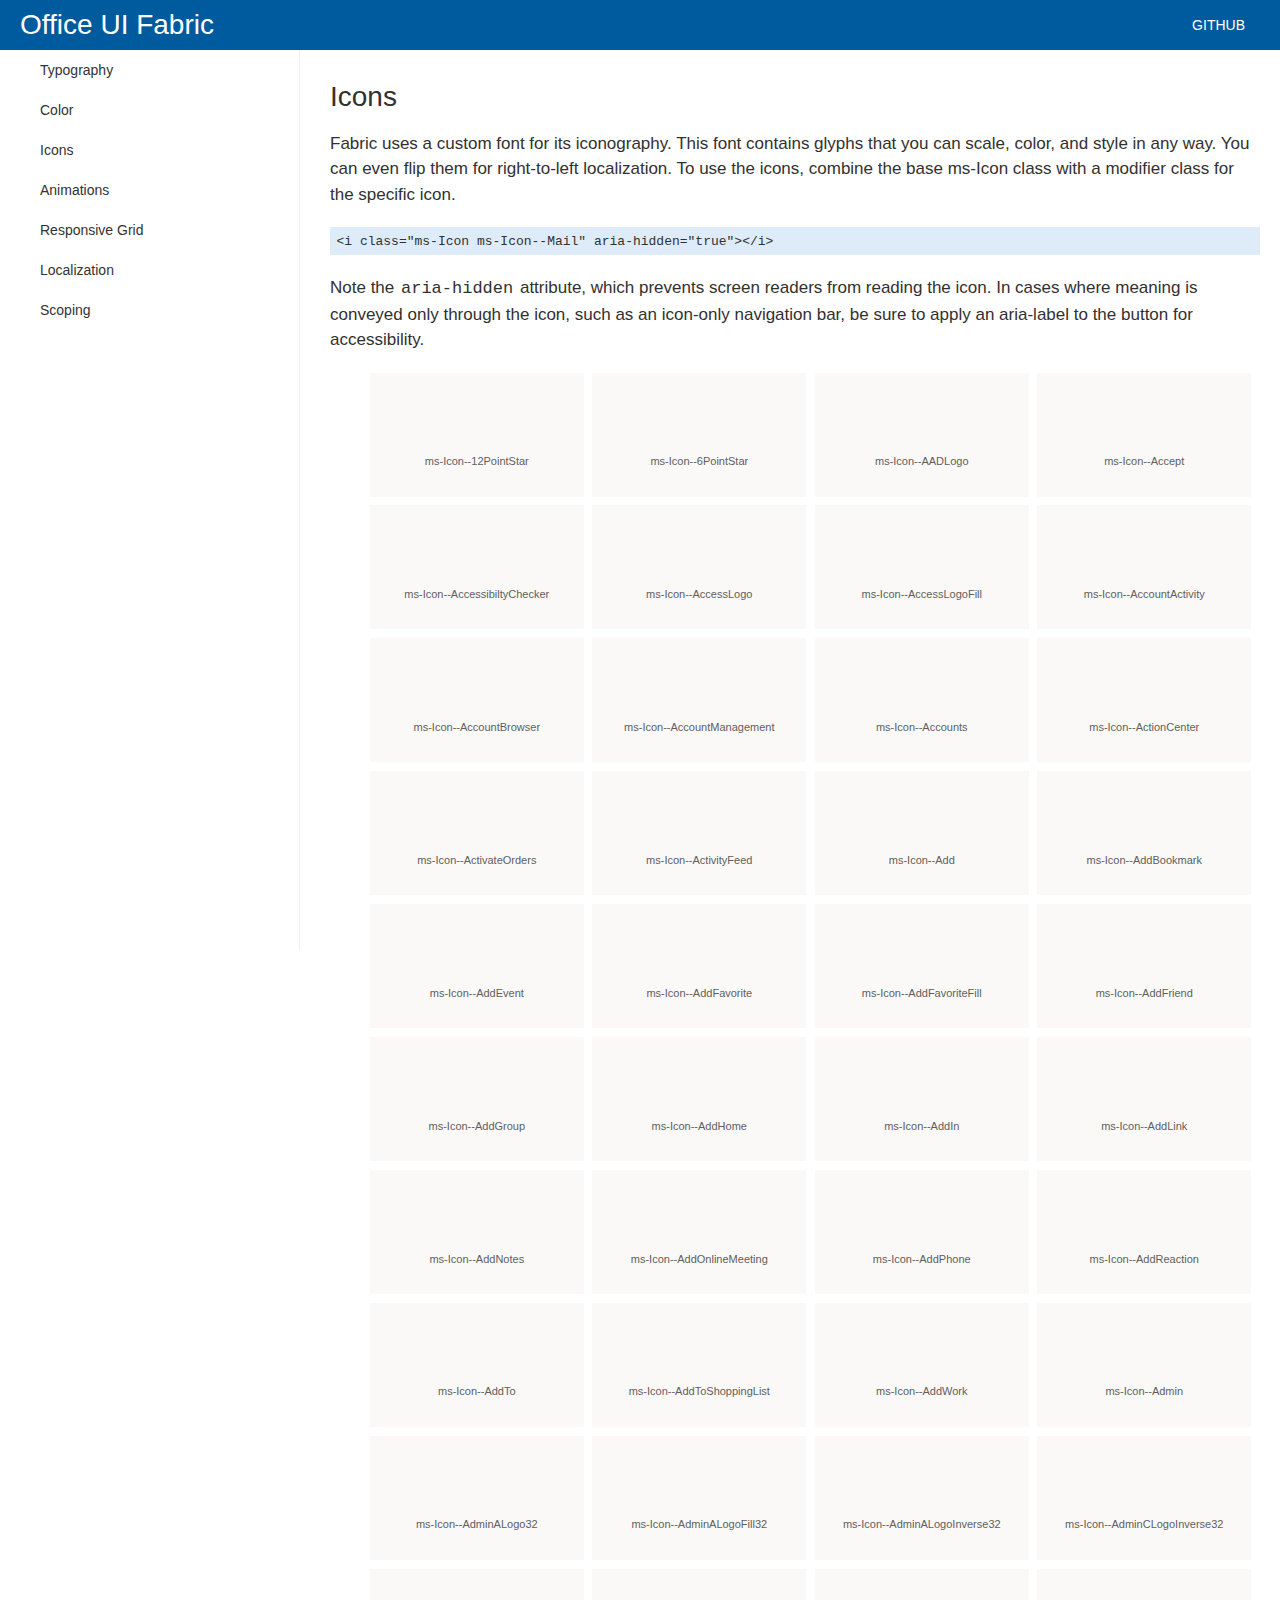
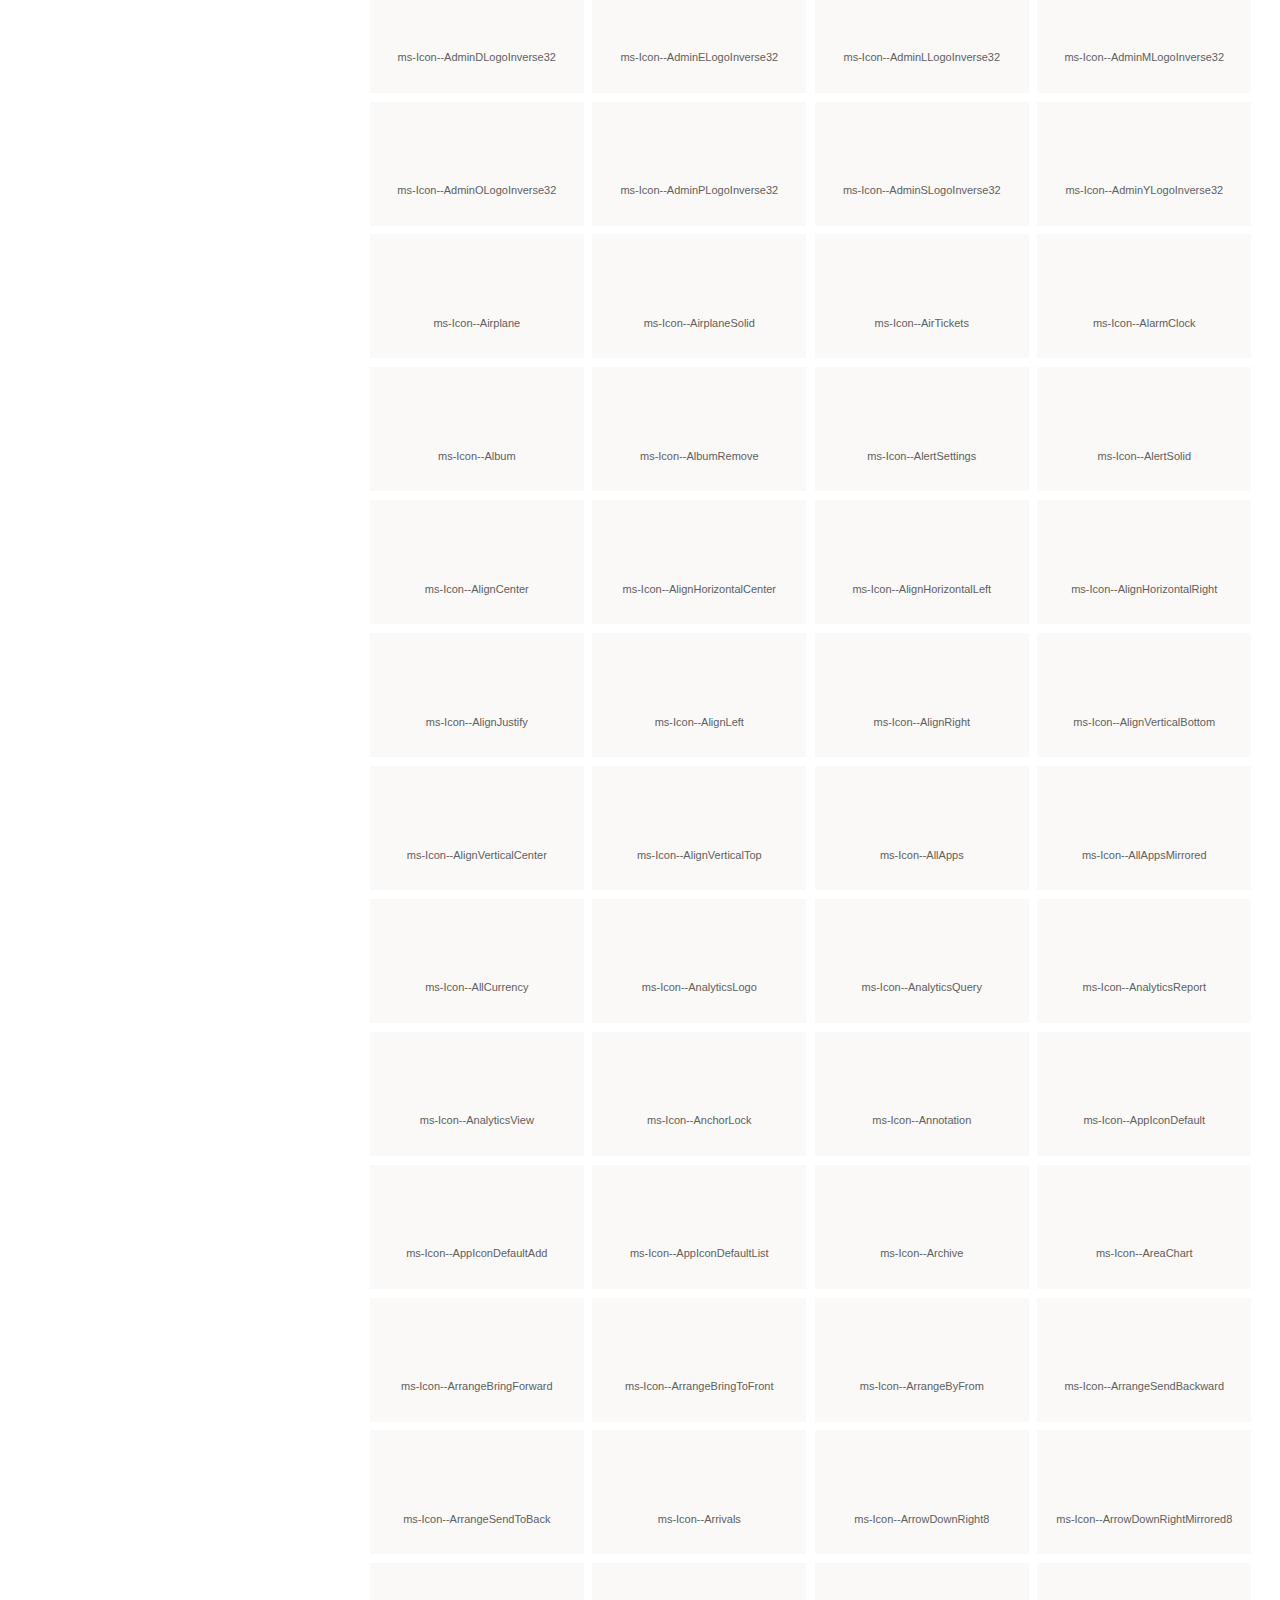
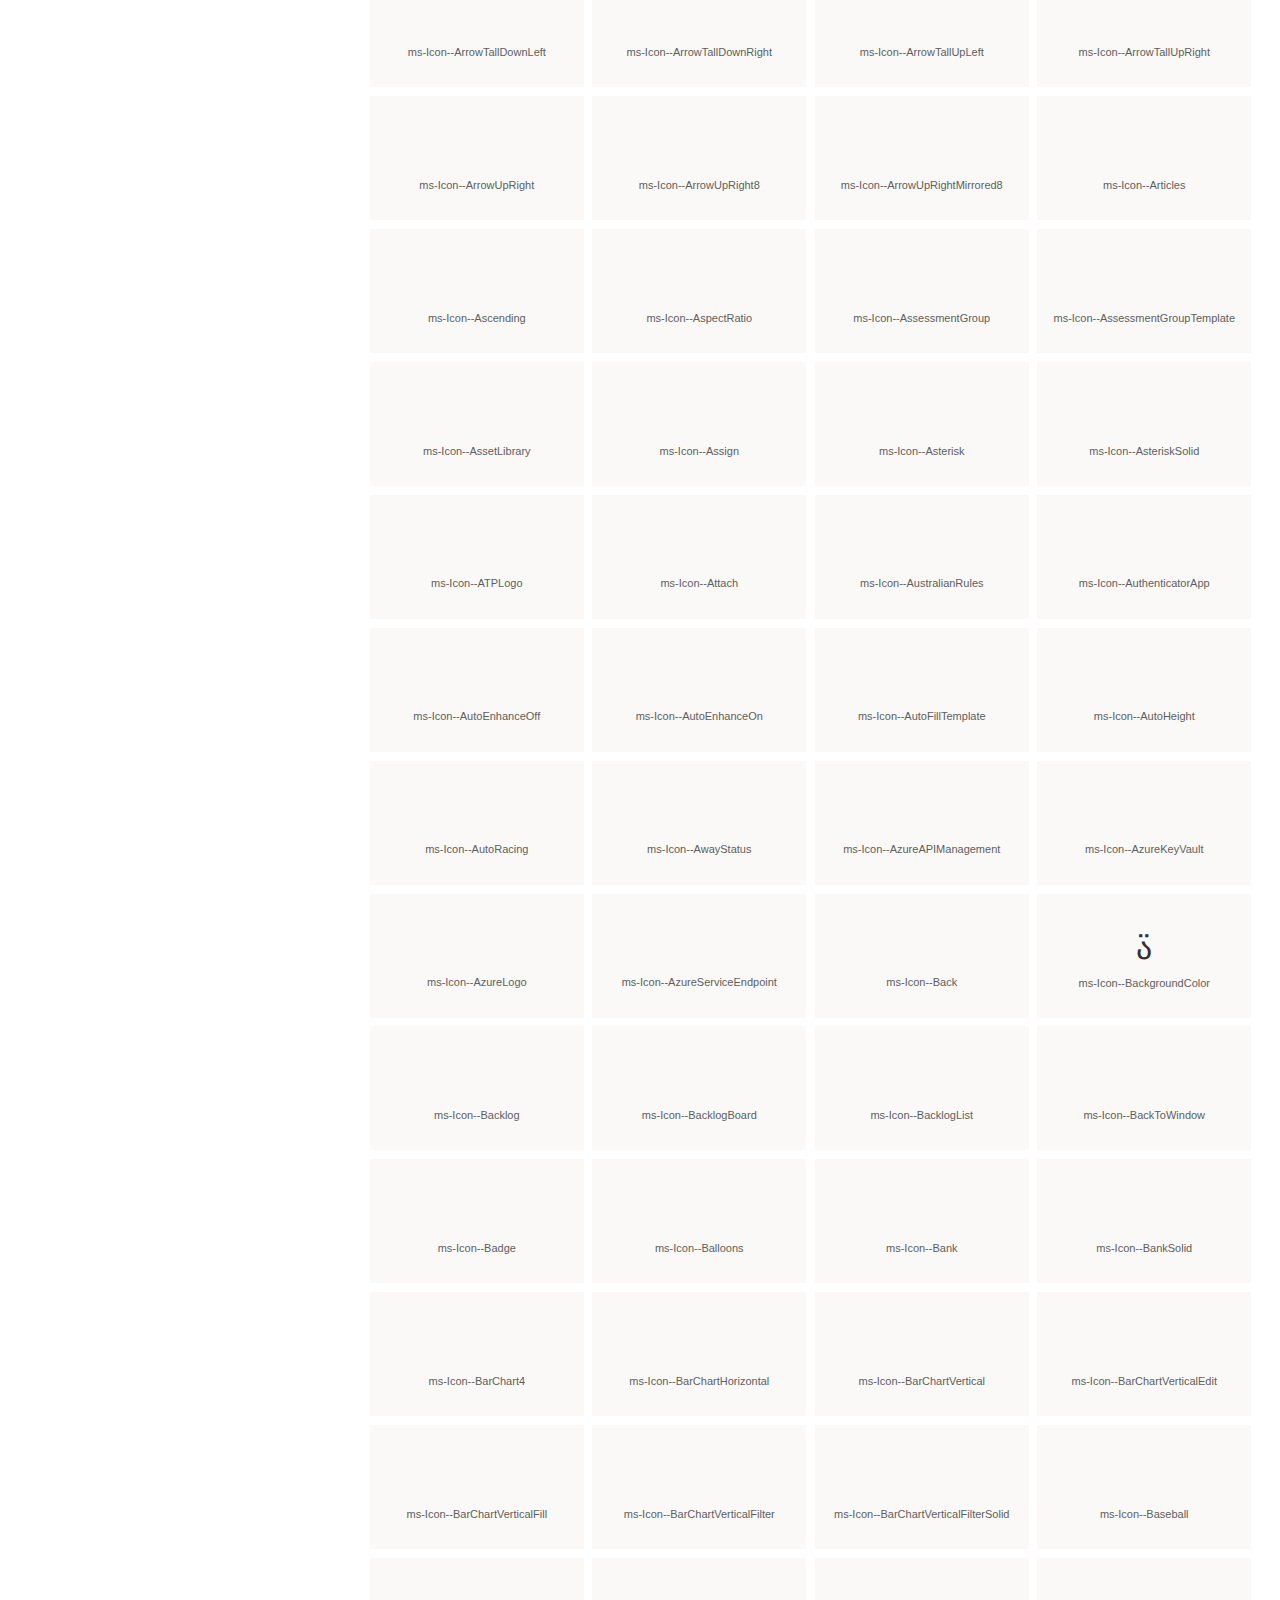
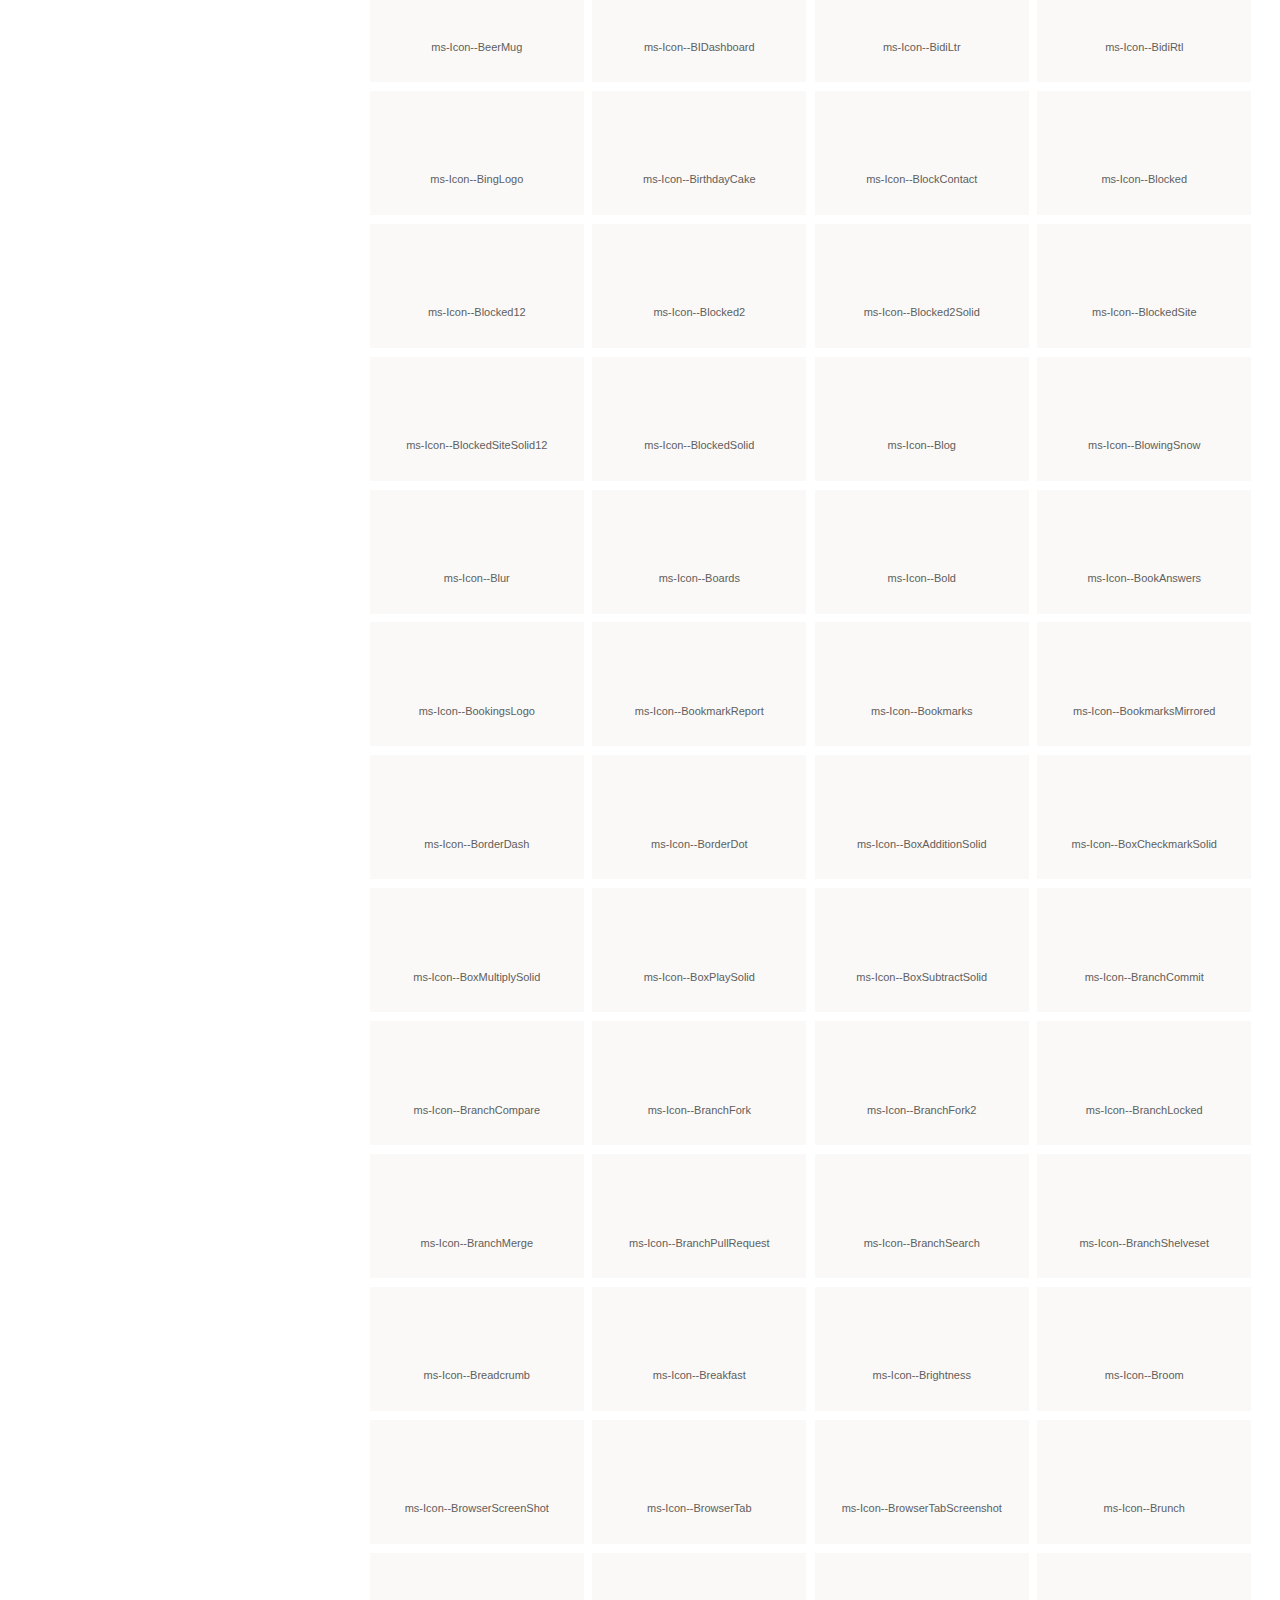
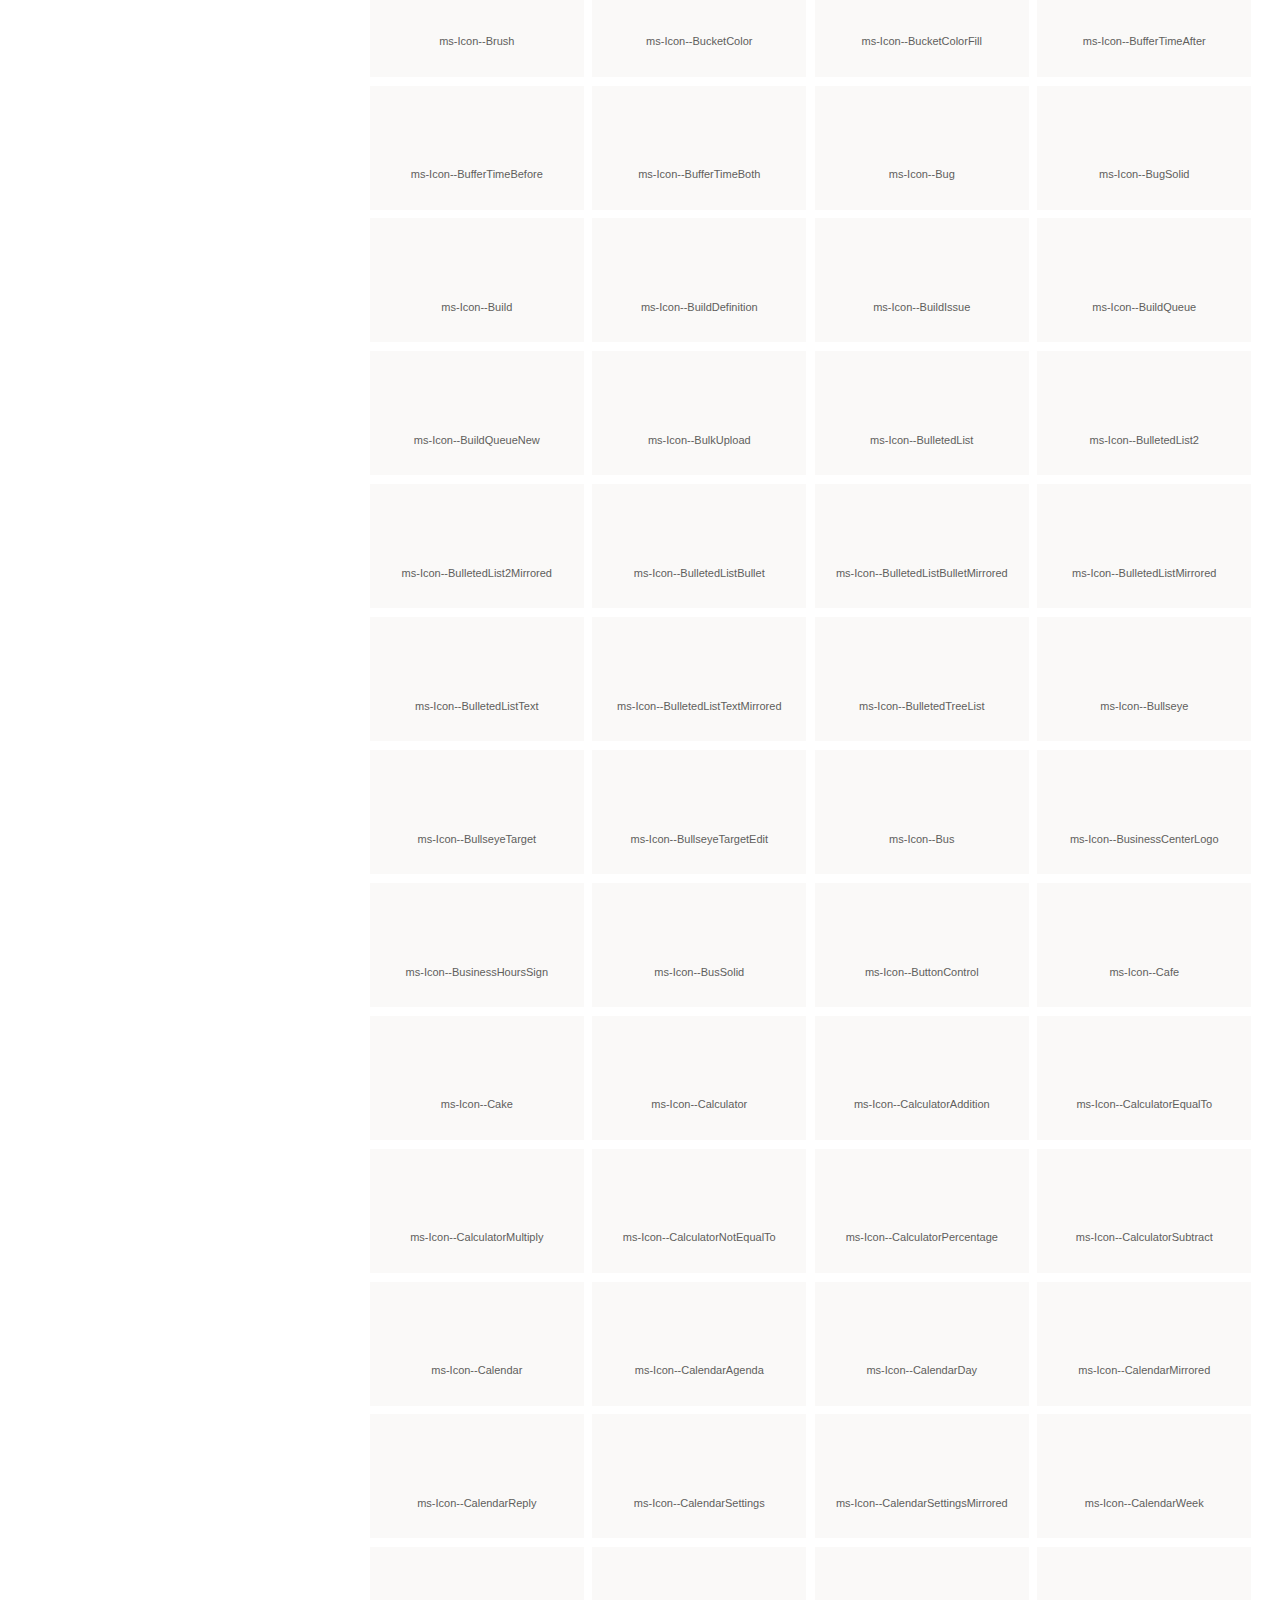
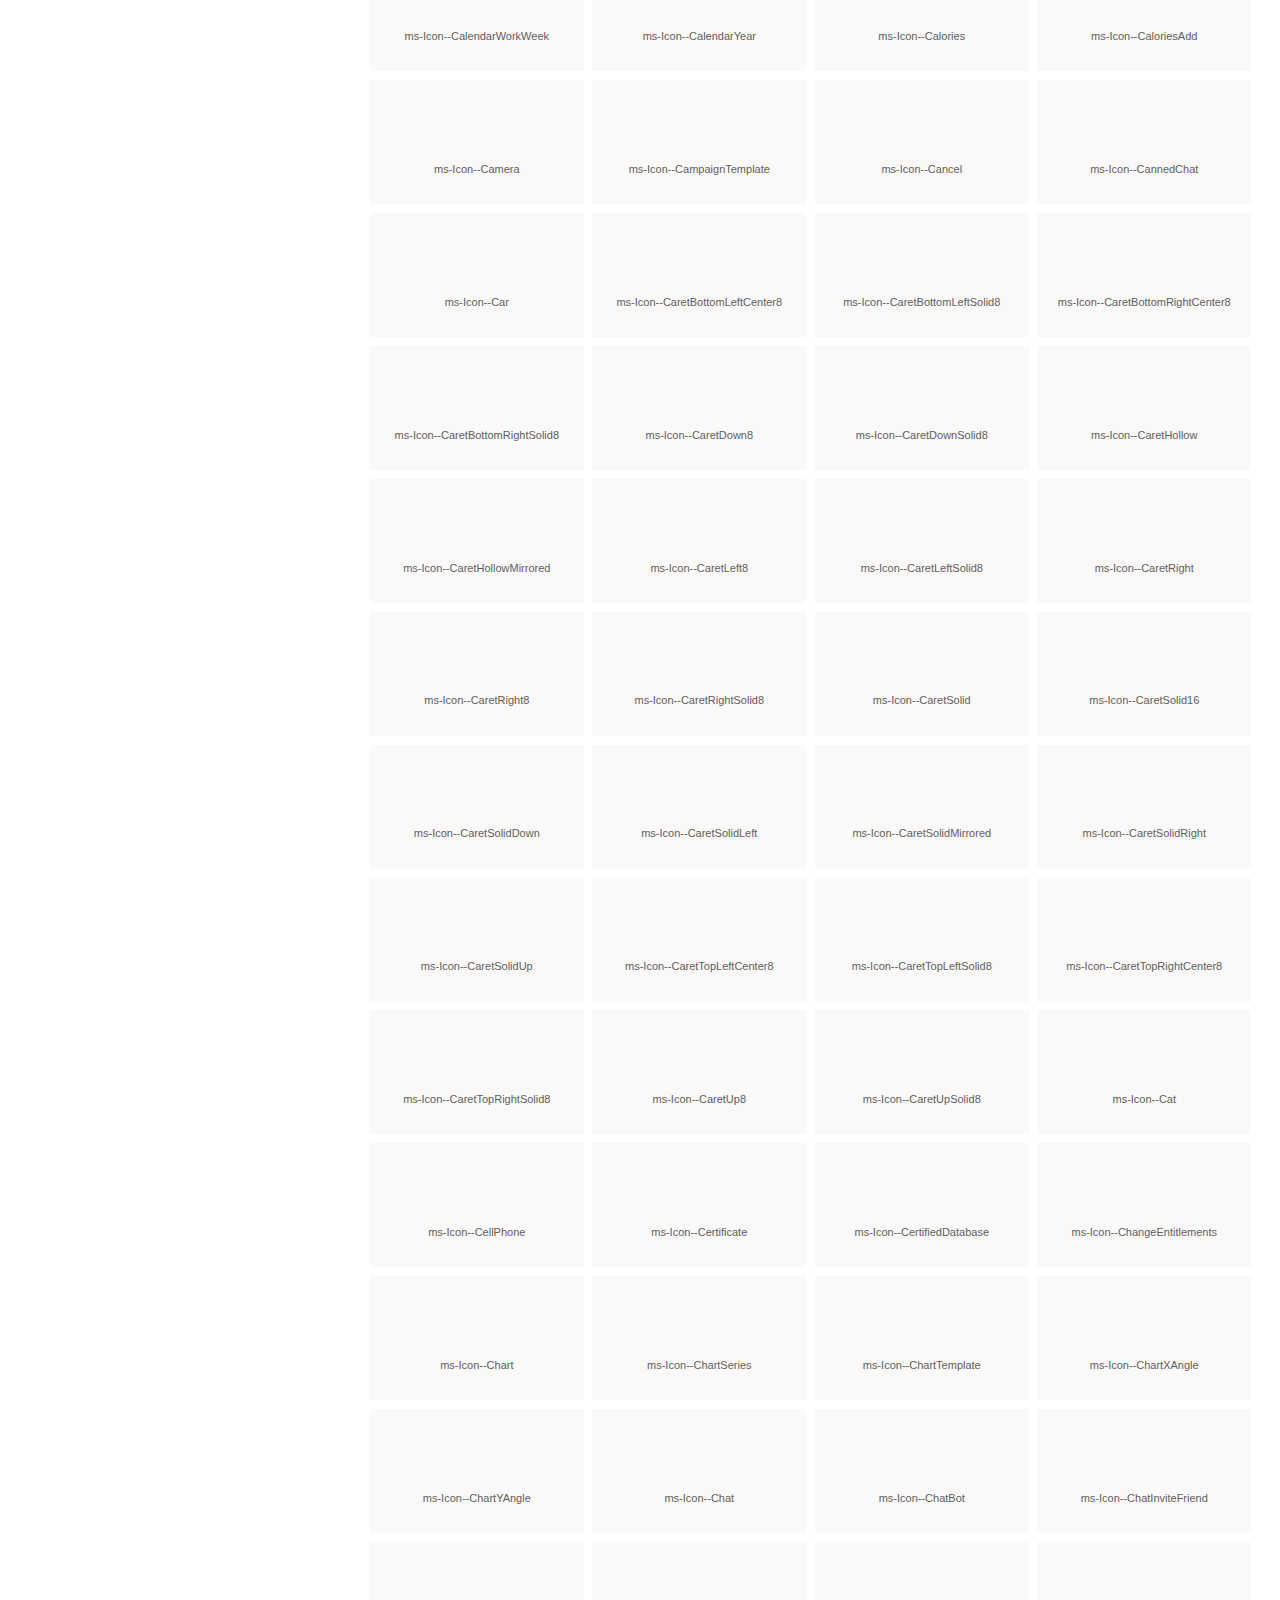
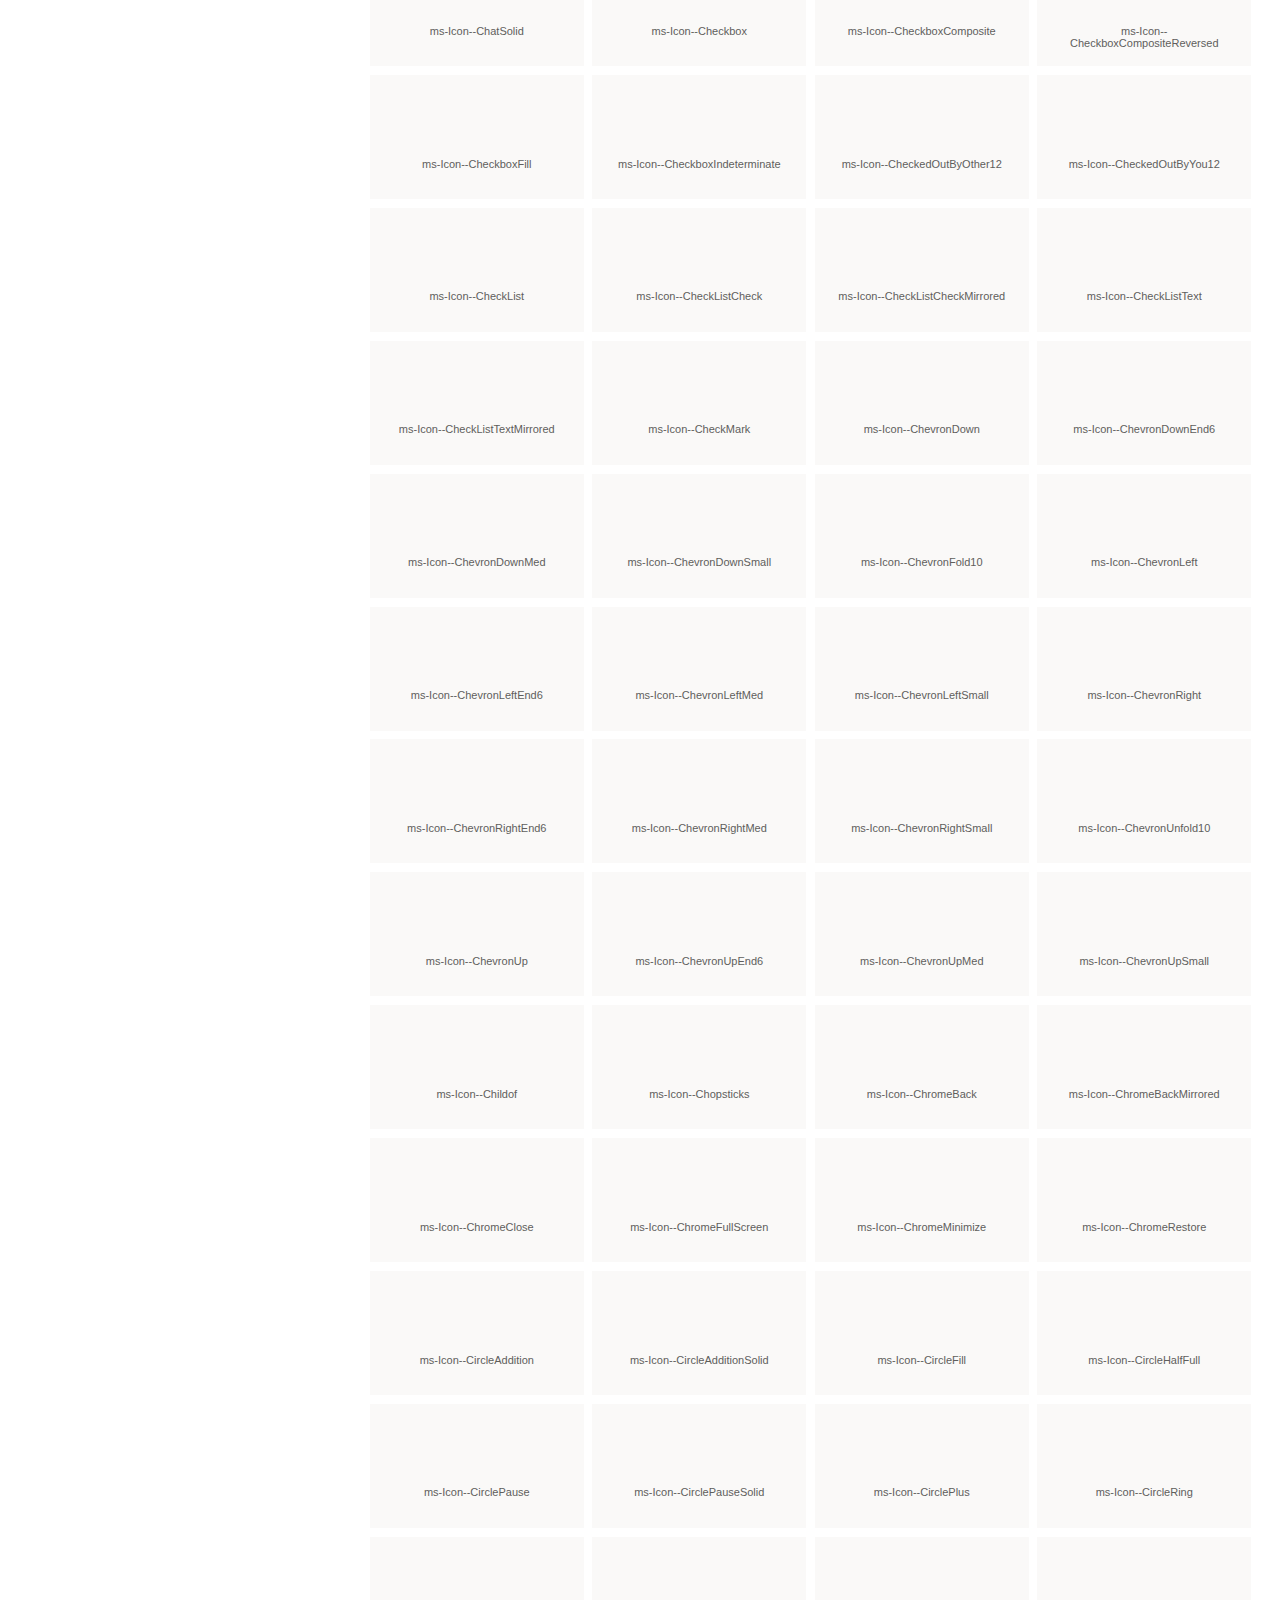
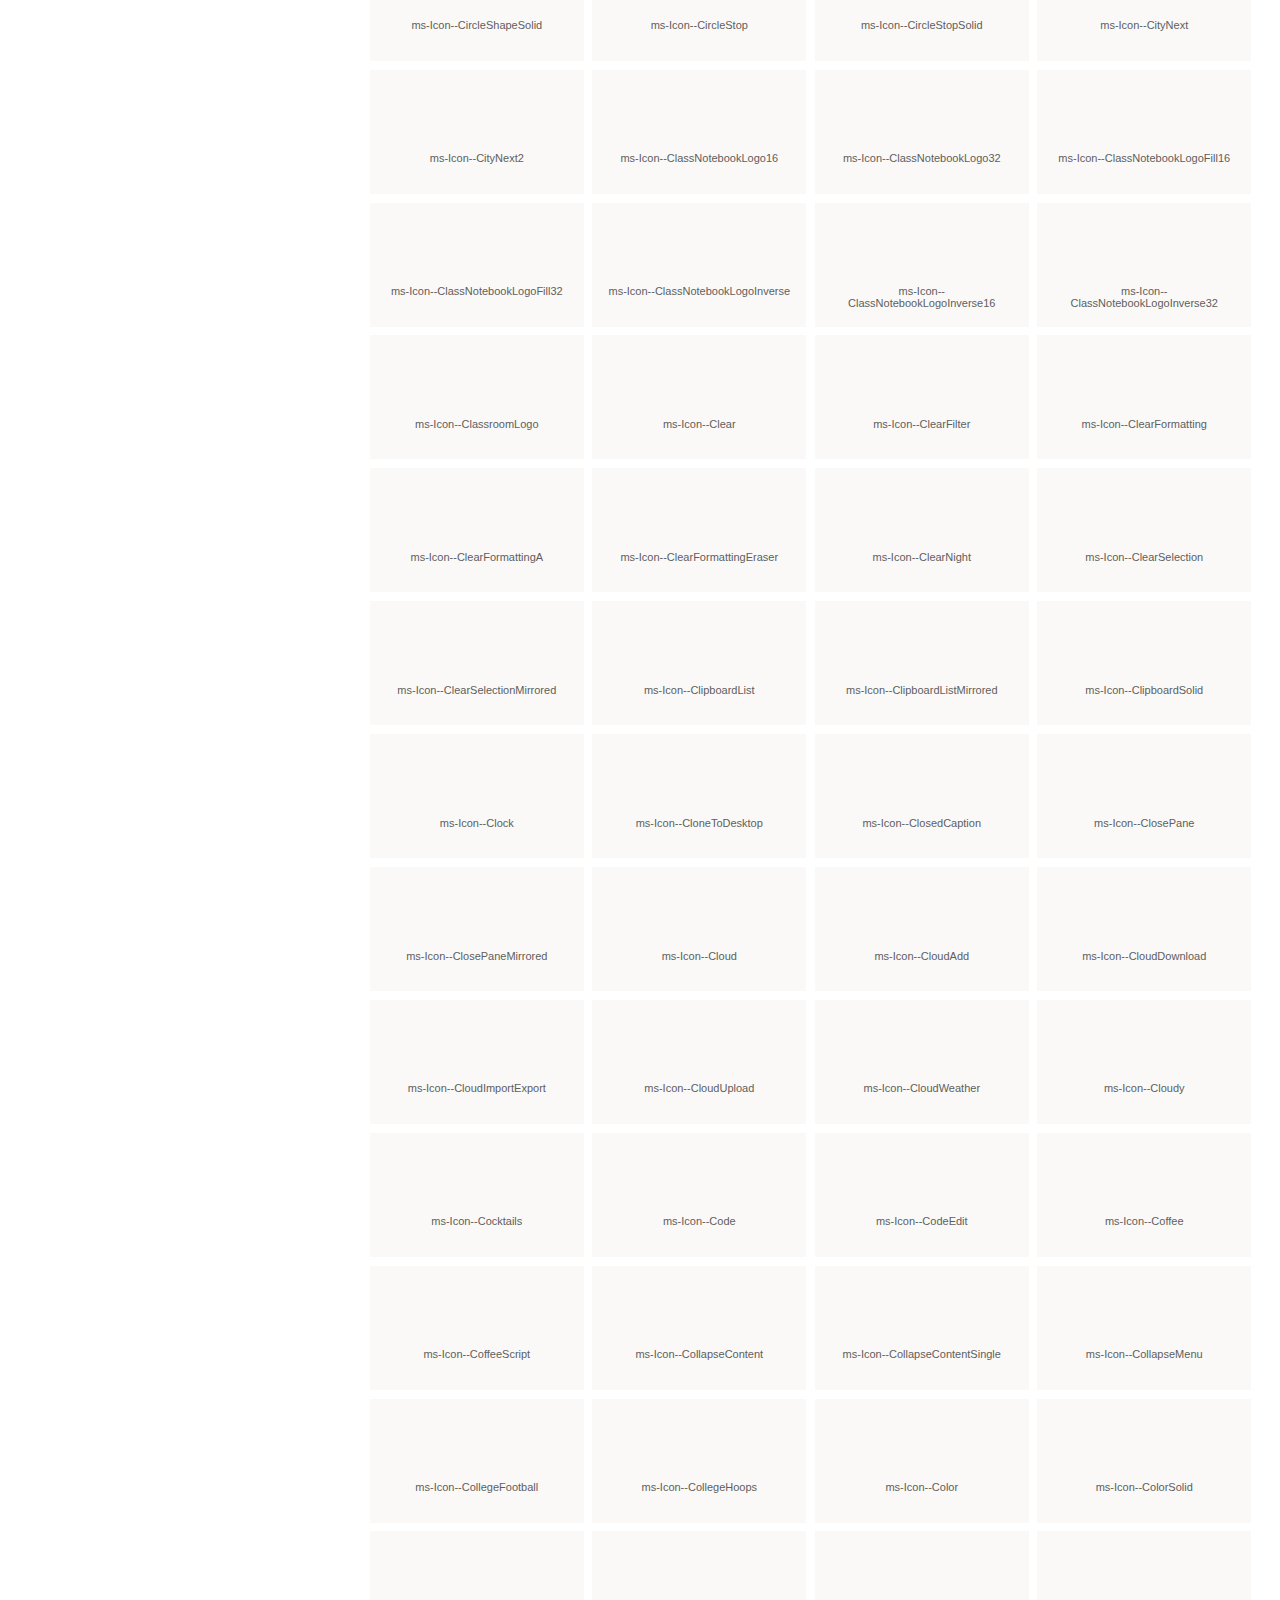
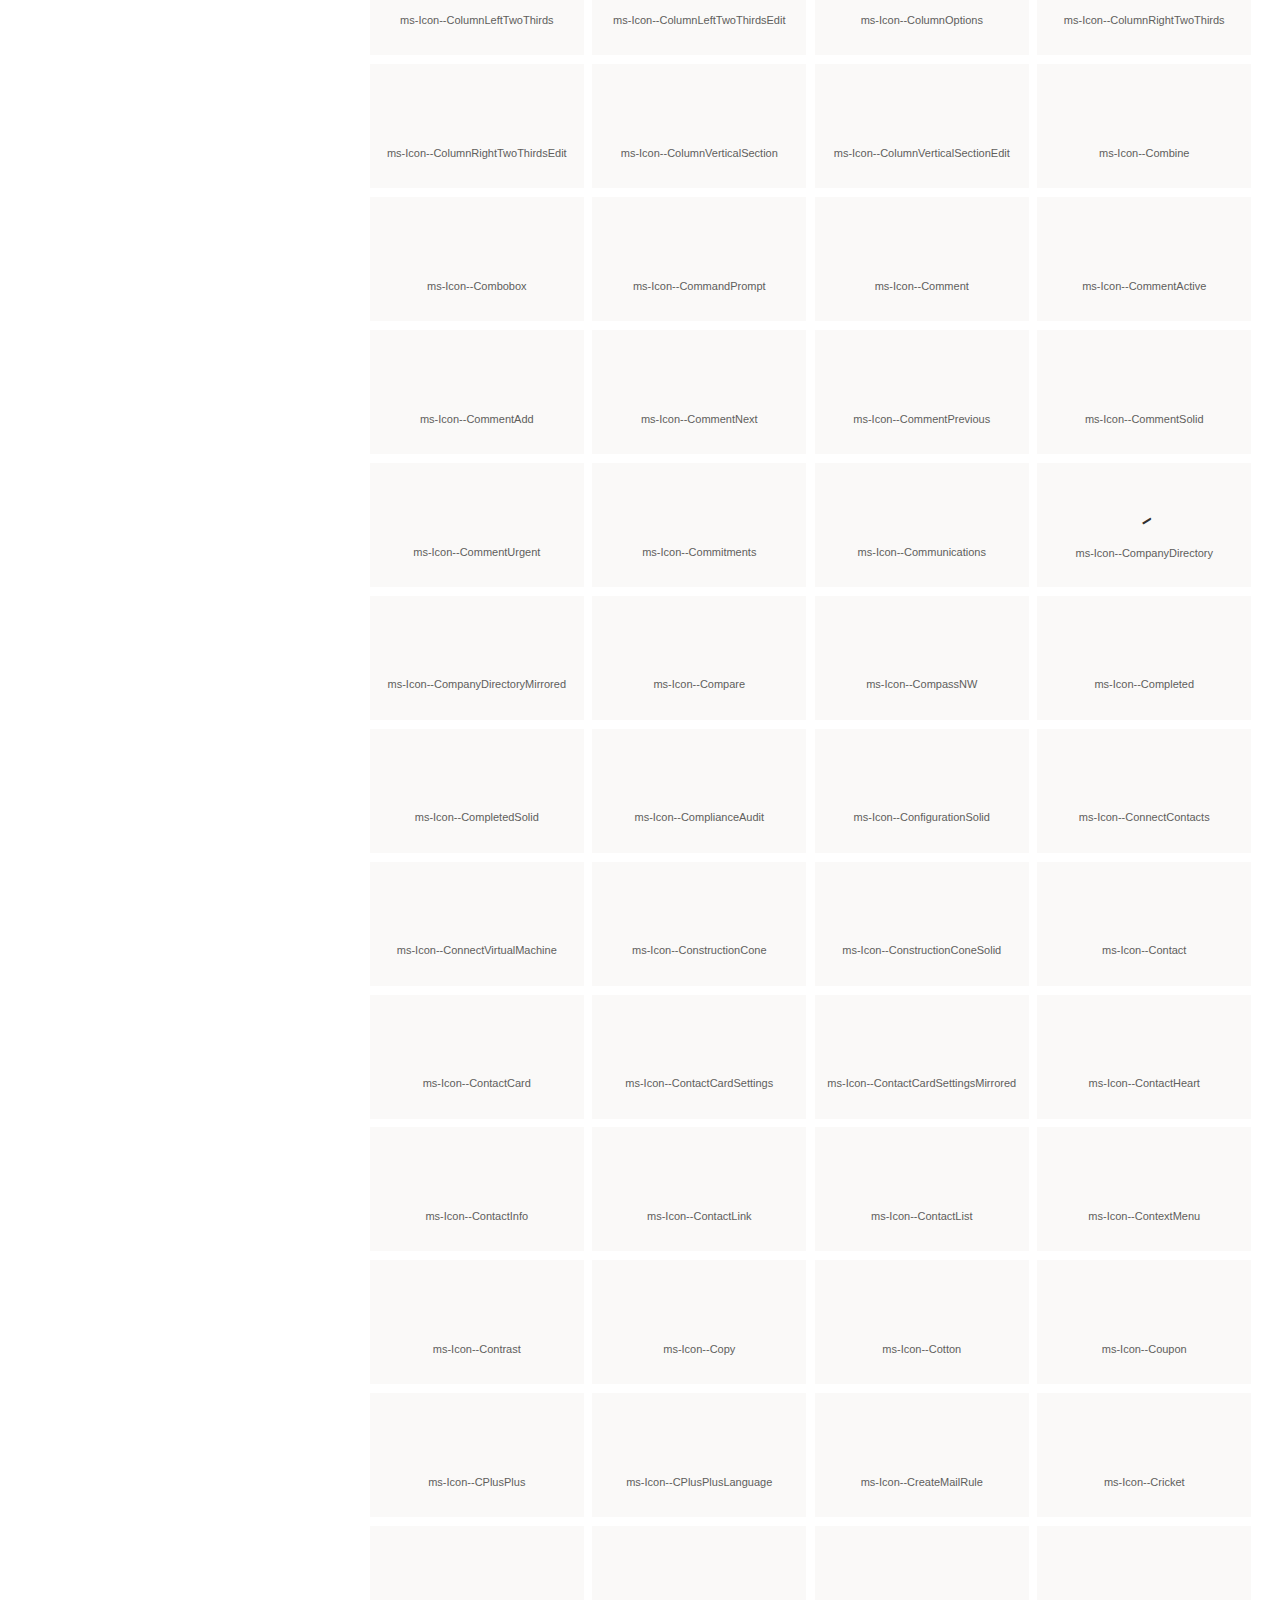
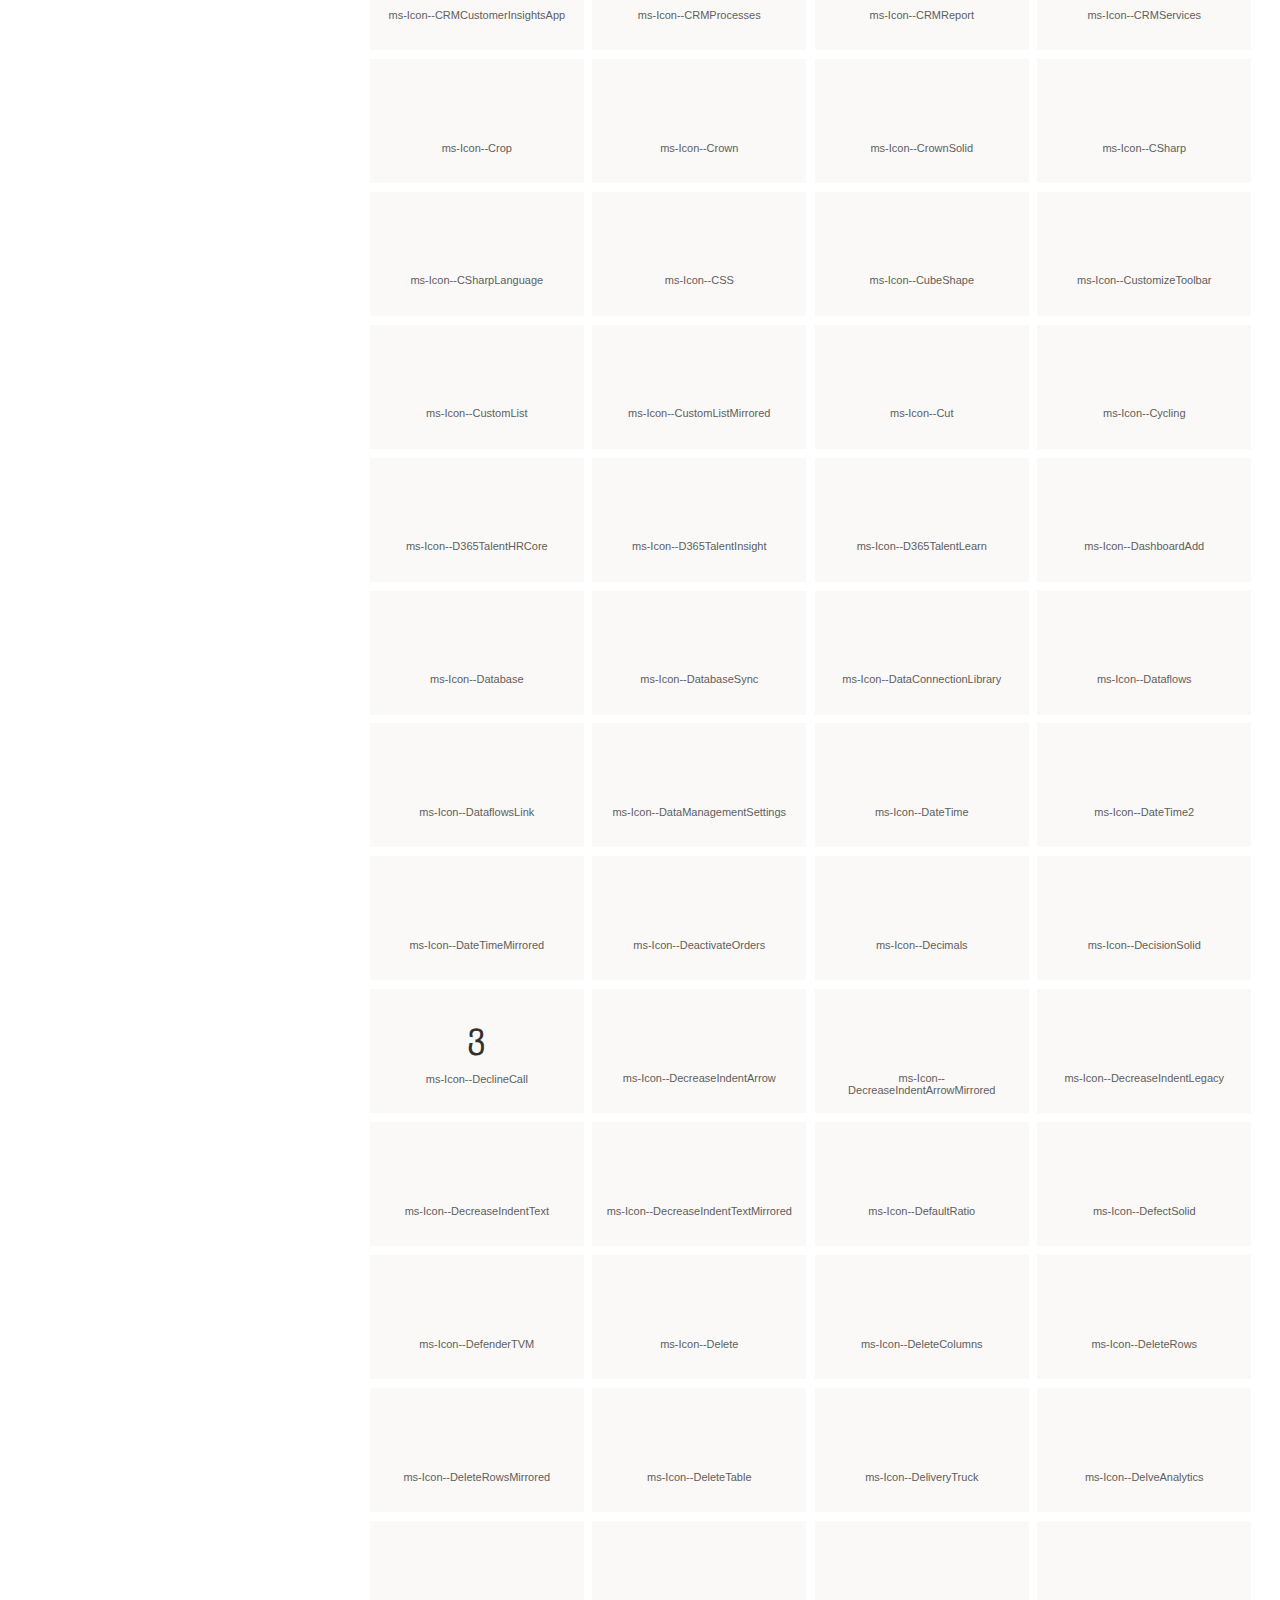
<file: BlazingNotes/Client/wwwroot/lib/office-ui-fabric-core/documentation/Icons/index.html>
<!DOCTYPE html>
<html lang="en" dir="ltr">
<head>
  <meta charset="UTF-8">
  <title>Office Fabric UI Core Documentation</title>
  <link rel="stylesheet" href="../../css/fabric.css">
  <link rel="stylesheet" href="../docs.css">
  <link rel="stylesheet" href="https://static2.sharepointonline.com/files/fabric/office-ui-fabric-core/2.6.2/css/fabric.components.min.css">
</head>
<body class="ms-Fabric">
<div id="body-content">
    <div id="Header" class="docs-Header">
	    <a class="ms-font-xxl ms-fontColor-white" href="/">Office UI Fabric</a>
	    <div class="Header-buttons">
            <a href="https://github.com/OfficeDev/office-ui-fabric-core/" class="Header-button ms-fontColor-white">Github</a>
        </div>
	</div>
	<div class="docs-Page has-leftNav">
	    <div class="docs-Page-leftNav">
    <div class="LeftNav-links" role="menu" aria-label="Anchor links for navigating this page">
			<div class="LeftNav-item">
	        	<a class="Typography LeftNav-link ms-border-color-themePrimary ms-font-l ms-font-color-neutralSecondary" href="/Typography">Typography</a>
	      	</div>
	      	<div class="LeftNav-item">
	        	<a class="Color LeftNav-link ms-border-color-themePrimary ms-font-l ms-font-color-neutralSecondary" href="/Color">Color</a>
	      	</div>
	      	<div class="LeftNav-item">
	        	<a class="Icons LeftNav-link ms-border-color-themePrimary ms-font-l ms-font-color-neutralSecondary" href="/Icons">Icons</a>
	      	</div>
	      	<div class="LeftNav-item">
	        	<a class="Animations LeftNav-link ms-border-color-themePrimary ms-font-l ms-font-color-neutralSecondary" href="/Animations">Animations</a>
	      	</div>
	      	<div class="LeftNav-item">
	        	<a class="Responsive-Grid LeftNav-link ms-border-color-themePrimary ms-font-l ms-font-color-neutralSecondary" href="/Responsive-Grid">Responsive Grid</a>
	      	</div>
	      	<div class="LeftNav-item">
	        	<a class="Localization LeftNav-link ms-border-color-themePrimary ms-font-l ms-font-color-neutralSecondary" href="/Localization">Localization</a>
	      	</div>
	      	<div class="LeftNav-item">
	        	<a class="Scoping LeftNav-link ms-border-color-themePrimary ms-font-l ms-font-color-neutralSecondary" href="/Scoping">Scoping</a>
	      	</div>
    </div>
</div>

<div class="docs-Styles-section" id="icons">
  <h2>Icons</h2>
  <p>Fabric uses a custom font for its iconography. This font contains glyphs that you can scale, color, and style in any way. You can even flip them for right-to-left localization. To use the icons, combine the base ms-Icon class with a modifier class for the specific icon.</p>
  <pre><code class="hljs">&#x3C;i class=&#x22;ms-Icon ms-Icon--Mail&#x22; aria-hidden=&#x22;true&#x22;&#x3E;&#x3C;/i&#x3E;</code></pre>
  <p>Note the <code>aria-hidden</code> attribute, which prevents screen readers from reading the icon. In cases where meaning is conveyed only through the icon, such as an icon-only navigation bar, be sure to apply an aria-label to the button for accessibility.</p>
  <div class="docs-IconList clearfix">
    <ul>
        <li><i class="ms-Icon ms-Icon--12PointStar"></i>ms-Icon--12PointStar</li>
        <li><i class="ms-Icon ms-Icon--6PointStar"></i>ms-Icon--6PointStar</li>
        <li><i class="ms-Icon ms-Icon--AADLogo"></i>ms-Icon--AADLogo</li>
        <li><i class="ms-Icon ms-Icon--Accept"></i>ms-Icon--Accept</li>
        <li><i class="ms-Icon ms-Icon--AccessibiltyChecker"></i>ms-Icon--AccessibiltyChecker</li>
        <li><i class="ms-Icon ms-Icon--AccessLogo"></i>ms-Icon--AccessLogo</li>
        <li><i class="ms-Icon ms-Icon--AccessLogoFill"></i>ms-Icon--AccessLogoFill</li>
        <li><i class="ms-Icon ms-Icon--AccountActivity"></i>ms-Icon--AccountActivity</li>
        <li><i class="ms-Icon ms-Icon--AccountBrowser"></i>ms-Icon--AccountBrowser</li>
        <li><i class="ms-Icon ms-Icon--AccountManagement"></i>ms-Icon--AccountManagement</li>
        <li><i class="ms-Icon ms-Icon--Accounts"></i>ms-Icon--Accounts</li>
        <li><i class="ms-Icon ms-Icon--ActionCenter"></i>ms-Icon--ActionCenter</li>
        <li><i class="ms-Icon ms-Icon--ActivateOrders"></i>ms-Icon--ActivateOrders</li>
        <li><i class="ms-Icon ms-Icon--ActivityFeed"></i>ms-Icon--ActivityFeed</li>
        <li><i class="ms-Icon ms-Icon--Add"></i>ms-Icon--Add</li>
        <li><i class="ms-Icon ms-Icon--AddBookmark"></i>ms-Icon--AddBookmark</li>
        <li><i class="ms-Icon ms-Icon--AddEvent"></i>ms-Icon--AddEvent</li>
        <li><i class="ms-Icon ms-Icon--AddFavorite"></i>ms-Icon--AddFavorite</li>
        <li><i class="ms-Icon ms-Icon--AddFavoriteFill"></i>ms-Icon--AddFavoriteFill</li>
        <li><i class="ms-Icon ms-Icon--AddFriend"></i>ms-Icon--AddFriend</li>
        <li><i class="ms-Icon ms-Icon--AddGroup"></i>ms-Icon--AddGroup</li>
        <li><i class="ms-Icon ms-Icon--AddHome"></i>ms-Icon--AddHome</li>
        <li><i class="ms-Icon ms-Icon--AddIn"></i>ms-Icon--AddIn</li>
        <li><i class="ms-Icon ms-Icon--AddLink"></i>ms-Icon--AddLink</li>
        <li><i class="ms-Icon ms-Icon--AddNotes"></i>ms-Icon--AddNotes</li>
        <li><i class="ms-Icon ms-Icon--AddOnlineMeeting"></i>ms-Icon--AddOnlineMeeting</li>
        <li><i class="ms-Icon ms-Icon--AddPhone"></i>ms-Icon--AddPhone</li>
        <li><i class="ms-Icon ms-Icon--AddReaction"></i>ms-Icon--AddReaction</li>
        <li><i class="ms-Icon ms-Icon--AddTo"></i>ms-Icon--AddTo</li>
        <li><i class="ms-Icon ms-Icon--AddToShoppingList"></i>ms-Icon--AddToShoppingList</li>
        <li><i class="ms-Icon ms-Icon--AddWork"></i>ms-Icon--AddWork</li>
        <li><i class="ms-Icon ms-Icon--Admin"></i>ms-Icon--Admin</li>
        <li><i class="ms-Icon ms-Icon--AdminALogo32"></i>ms-Icon--AdminALogo32</li>
        <li><i class="ms-Icon ms-Icon--AdminALogoFill32"></i>ms-Icon--AdminALogoFill32</li>
        <li><i class="ms-Icon ms-Icon--AdminALogoInverse32"></i>ms-Icon--AdminALogoInverse32</li>
        <li><i class="ms-Icon ms-Icon--AdminCLogoInverse32"></i>ms-Icon--AdminCLogoInverse32</li>
        <li><i class="ms-Icon ms-Icon--AdminDLogoInverse32"></i>ms-Icon--AdminDLogoInverse32</li>
        <li><i class="ms-Icon ms-Icon--AdminELogoInverse32"></i>ms-Icon--AdminELogoInverse32</li>
        <li><i class="ms-Icon ms-Icon--AdminLLogoInverse32"></i>ms-Icon--AdminLLogoInverse32</li>
        <li><i class="ms-Icon ms-Icon--AdminMLogoInverse32"></i>ms-Icon--AdminMLogoInverse32</li>
        <li><i class="ms-Icon ms-Icon--AdminOLogoInverse32"></i>ms-Icon--AdminOLogoInverse32</li>
        <li><i class="ms-Icon ms-Icon--AdminPLogoInverse32"></i>ms-Icon--AdminPLogoInverse32</li>
        <li><i class="ms-Icon ms-Icon--AdminSLogoInverse32"></i>ms-Icon--AdminSLogoInverse32</li>
        <li><i class="ms-Icon ms-Icon--AdminYLogoInverse32"></i>ms-Icon--AdminYLogoInverse32</li>
        <li><i class="ms-Icon ms-Icon--Airplane"></i>ms-Icon--Airplane</li>
        <li><i class="ms-Icon ms-Icon--AirplaneSolid"></i>ms-Icon--AirplaneSolid</li>
        <li><i class="ms-Icon ms-Icon--AirTickets"></i>ms-Icon--AirTickets</li>
        <li><i class="ms-Icon ms-Icon--AlarmClock"></i>ms-Icon--AlarmClock</li>
        <li><i class="ms-Icon ms-Icon--Album"></i>ms-Icon--Album</li>
        <li><i class="ms-Icon ms-Icon--AlbumRemove"></i>ms-Icon--AlbumRemove</li>
        <li><i class="ms-Icon ms-Icon--AlertSettings"></i>ms-Icon--AlertSettings</li>
        <li><i class="ms-Icon ms-Icon--AlertSolid"></i>ms-Icon--AlertSolid</li>
        <li><i class="ms-Icon ms-Icon--AlignCenter"></i>ms-Icon--AlignCenter</li>
        <li><i class="ms-Icon ms-Icon--AlignHorizontalCenter"></i>ms-Icon--AlignHorizontalCenter</li>
        <li><i class="ms-Icon ms-Icon--AlignHorizontalLeft"></i>ms-Icon--AlignHorizontalLeft</li>
        <li><i class="ms-Icon ms-Icon--AlignHorizontalRight"></i>ms-Icon--AlignHorizontalRight</li>
        <li><i class="ms-Icon ms-Icon--AlignJustify"></i>ms-Icon--AlignJustify</li>
        <li><i class="ms-Icon ms-Icon--AlignLeft"></i>ms-Icon--AlignLeft</li>
        <li><i class="ms-Icon ms-Icon--AlignRight"></i>ms-Icon--AlignRight</li>
        <li><i class="ms-Icon ms-Icon--AlignVerticalBottom"></i>ms-Icon--AlignVerticalBottom</li>
        <li><i class="ms-Icon ms-Icon--AlignVerticalCenter"></i>ms-Icon--AlignVerticalCenter</li>
        <li><i class="ms-Icon ms-Icon--AlignVerticalTop"></i>ms-Icon--AlignVerticalTop</li>
        <li><i class="ms-Icon ms-Icon--AllApps"></i>ms-Icon--AllApps</li>
        <li><i class="ms-Icon ms-Icon--AllAppsMirrored"></i>ms-Icon--AllAppsMirrored</li>
        <li><i class="ms-Icon ms-Icon--AllCurrency"></i>ms-Icon--AllCurrency</li>
        <li><i class="ms-Icon ms-Icon--AnalyticsLogo"></i>ms-Icon--AnalyticsLogo</li>
        <li><i class="ms-Icon ms-Icon--AnalyticsQuery"></i>ms-Icon--AnalyticsQuery</li>
        <li><i class="ms-Icon ms-Icon--AnalyticsReport"></i>ms-Icon--AnalyticsReport</li>
        <li><i class="ms-Icon ms-Icon--AnalyticsView"></i>ms-Icon--AnalyticsView</li>
        <li><i class="ms-Icon ms-Icon--AnchorLock"></i>ms-Icon--AnchorLock</li>
        <li><i class="ms-Icon ms-Icon--Annotation"></i>ms-Icon--Annotation</li>
        <li><i class="ms-Icon ms-Icon--AppIconDefault"></i>ms-Icon--AppIconDefault</li>
        <li><i class="ms-Icon ms-Icon--AppIconDefaultAdd"></i>ms-Icon--AppIconDefaultAdd</li>
        <li><i class="ms-Icon ms-Icon--AppIconDefaultList"></i>ms-Icon--AppIconDefaultList</li>
        <li><i class="ms-Icon ms-Icon--Archive"></i>ms-Icon--Archive</li>
        <li><i class="ms-Icon ms-Icon--AreaChart"></i>ms-Icon--AreaChart</li>
        <li><i class="ms-Icon ms-Icon--ArrangeBringForward"></i>ms-Icon--ArrangeBringForward</li>
        <li><i class="ms-Icon ms-Icon--ArrangeBringToFront"></i>ms-Icon--ArrangeBringToFront</li>
        <li><i class="ms-Icon ms-Icon--ArrangeByFrom"></i>ms-Icon--ArrangeByFrom</li>
        <li><i class="ms-Icon ms-Icon--ArrangeSendBackward"></i>ms-Icon--ArrangeSendBackward</li>
        <li><i class="ms-Icon ms-Icon--ArrangeSendToBack"></i>ms-Icon--ArrangeSendToBack</li>
        <li><i class="ms-Icon ms-Icon--Arrivals"></i>ms-Icon--Arrivals</li>
        <li><i class="ms-Icon ms-Icon--ArrowDownRight8"></i>ms-Icon--ArrowDownRight8</li>
        <li><i class="ms-Icon ms-Icon--ArrowDownRightMirrored8"></i>ms-Icon--ArrowDownRightMirrored8</li>
        <li><i class="ms-Icon ms-Icon--ArrowTallDownLeft"></i>ms-Icon--ArrowTallDownLeft</li>
        <li><i class="ms-Icon ms-Icon--ArrowTallDownRight"></i>ms-Icon--ArrowTallDownRight</li>
        <li><i class="ms-Icon ms-Icon--ArrowTallUpLeft"></i>ms-Icon--ArrowTallUpLeft</li>
        <li><i class="ms-Icon ms-Icon--ArrowTallUpRight"></i>ms-Icon--ArrowTallUpRight</li>
        <li><i class="ms-Icon ms-Icon--ArrowUpRight"></i>ms-Icon--ArrowUpRight</li>
        <li><i class="ms-Icon ms-Icon--ArrowUpRight8"></i>ms-Icon--ArrowUpRight8</li>
        <li><i class="ms-Icon ms-Icon--ArrowUpRightMirrored8"></i>ms-Icon--ArrowUpRightMirrored8</li>
        <li><i class="ms-Icon ms-Icon--Articles"></i>ms-Icon--Articles</li>
        <li><i class="ms-Icon ms-Icon--Ascending"></i>ms-Icon--Ascending</li>
        <li><i class="ms-Icon ms-Icon--AspectRatio"></i>ms-Icon--AspectRatio</li>
        <li><i class="ms-Icon ms-Icon--AssessmentGroup"></i>ms-Icon--AssessmentGroup</li>
        <li><i class="ms-Icon ms-Icon--AssessmentGroupTemplate"></i>ms-Icon--AssessmentGroupTemplate</li>
        <li><i class="ms-Icon ms-Icon--AssetLibrary"></i>ms-Icon--AssetLibrary</li>
        <li><i class="ms-Icon ms-Icon--Assign"></i>ms-Icon--Assign</li>
        <li><i class="ms-Icon ms-Icon--Asterisk"></i>ms-Icon--Asterisk</li>
        <li><i class="ms-Icon ms-Icon--AsteriskSolid"></i>ms-Icon--AsteriskSolid</li>
        <li><i class="ms-Icon ms-Icon--ATPLogo"></i>ms-Icon--ATPLogo</li>
        <li><i class="ms-Icon ms-Icon--Attach"></i>ms-Icon--Attach</li>
        <li><i class="ms-Icon ms-Icon--AustralianRules"></i>ms-Icon--AustralianRules</li>
        <li><i class="ms-Icon ms-Icon--AuthenticatorApp"></i>ms-Icon--AuthenticatorApp</li>
        <li><i class="ms-Icon ms-Icon--AutoEnhanceOff"></i>ms-Icon--AutoEnhanceOff</li>
        <li><i class="ms-Icon ms-Icon--AutoEnhanceOn"></i>ms-Icon--AutoEnhanceOn</li>
        <li><i class="ms-Icon ms-Icon--AutoFillTemplate"></i>ms-Icon--AutoFillTemplate</li>
        <li><i class="ms-Icon ms-Icon--AutoHeight"></i>ms-Icon--AutoHeight</li>
        <li><i class="ms-Icon ms-Icon--AutoRacing"></i>ms-Icon--AutoRacing</li>
        <li><i class="ms-Icon ms-Icon--AwayStatus"></i>ms-Icon--AwayStatus</li>
        <li><i class="ms-Icon ms-Icon--AzureAPIManagement"></i>ms-Icon--AzureAPIManagement</li>
        <li><i class="ms-Icon ms-Icon--AzureKeyVault"></i>ms-Icon--AzureKeyVault</li>
        <li><i class="ms-Icon ms-Icon--AzureLogo"></i>ms-Icon--AzureLogo</li>
        <li><i class="ms-Icon ms-Icon--AzureServiceEndpoint"></i>ms-Icon--AzureServiceEndpoint</li>
        <li><i class="ms-Icon ms-Icon--Back"></i>ms-Icon--Back</li>
        <li><i class="ms-Icon ms-Icon--BackgroundColor"></i>ms-Icon--BackgroundColor</li>
        <li><i class="ms-Icon ms-Icon--Backlog"></i>ms-Icon--Backlog</li>
        <li><i class="ms-Icon ms-Icon--BacklogBoard"></i>ms-Icon--BacklogBoard</li>
        <li><i class="ms-Icon ms-Icon--BacklogList"></i>ms-Icon--BacklogList</li>
        <li><i class="ms-Icon ms-Icon--BackToWindow"></i>ms-Icon--BackToWindow</li>
        <li><i class="ms-Icon ms-Icon--Badge"></i>ms-Icon--Badge</li>
        <li><i class="ms-Icon ms-Icon--Balloons"></i>ms-Icon--Balloons</li>
        <li><i class="ms-Icon ms-Icon--Bank"></i>ms-Icon--Bank</li>
        <li><i class="ms-Icon ms-Icon--BankSolid"></i>ms-Icon--BankSolid</li>
        <li><i class="ms-Icon ms-Icon--BarChart4"></i>ms-Icon--BarChart4</li>
        <li><i class="ms-Icon ms-Icon--BarChartHorizontal"></i>ms-Icon--BarChartHorizontal</li>
        <li><i class="ms-Icon ms-Icon--BarChartVertical"></i>ms-Icon--BarChartVertical</li>
        <li><i class="ms-Icon ms-Icon--BarChartVerticalEdit"></i>ms-Icon--BarChartVerticalEdit</li>
        <li><i class="ms-Icon ms-Icon--BarChartVerticalFill"></i>ms-Icon--BarChartVerticalFill</li>
        <li><i class="ms-Icon ms-Icon--BarChartVerticalFilter"></i>ms-Icon--BarChartVerticalFilter</li>
        <li><i class="ms-Icon ms-Icon--BarChartVerticalFilterSolid"></i>ms-Icon--BarChartVerticalFilterSolid</li>
        <li><i class="ms-Icon ms-Icon--Baseball"></i>ms-Icon--Baseball</li>
        <li><i class="ms-Icon ms-Icon--BeerMug"></i>ms-Icon--BeerMug</li>
        <li><i class="ms-Icon ms-Icon--BIDashboard"></i>ms-Icon--BIDashboard</li>
        <li><i class="ms-Icon ms-Icon--BidiLtr"></i>ms-Icon--BidiLtr</li>
        <li><i class="ms-Icon ms-Icon--BidiRtl"></i>ms-Icon--BidiRtl</li>
        <li><i class="ms-Icon ms-Icon--BingLogo"></i>ms-Icon--BingLogo</li>
        <li><i class="ms-Icon ms-Icon--BirthdayCake"></i>ms-Icon--BirthdayCake</li>
        <li><i class="ms-Icon ms-Icon--BlockContact"></i>ms-Icon--BlockContact</li>
        <li><i class="ms-Icon ms-Icon--Blocked"></i>ms-Icon--Blocked</li>
        <li><i class="ms-Icon ms-Icon--Blocked12"></i>ms-Icon--Blocked12</li>
        <li><i class="ms-Icon ms-Icon--Blocked2"></i>ms-Icon--Blocked2</li>
        <li><i class="ms-Icon ms-Icon--Blocked2Solid"></i>ms-Icon--Blocked2Solid</li>
        <li><i class="ms-Icon ms-Icon--BlockedSite"></i>ms-Icon--BlockedSite</li>
        <li><i class="ms-Icon ms-Icon--BlockedSiteSolid12"></i>ms-Icon--BlockedSiteSolid12</li>
        <li><i class="ms-Icon ms-Icon--BlockedSolid"></i>ms-Icon--BlockedSolid</li>
        <li><i class="ms-Icon ms-Icon--Blog"></i>ms-Icon--Blog</li>
        <li><i class="ms-Icon ms-Icon--BlowingSnow"></i>ms-Icon--BlowingSnow</li>
        <li><i class="ms-Icon ms-Icon--Blur"></i>ms-Icon--Blur</li>
        <li><i class="ms-Icon ms-Icon--Boards"></i>ms-Icon--Boards</li>
        <li><i class="ms-Icon ms-Icon--Bold"></i>ms-Icon--Bold</li>
        <li><i class="ms-Icon ms-Icon--BookAnswers"></i>ms-Icon--BookAnswers</li>
        <li><i class="ms-Icon ms-Icon--BookingsLogo"></i>ms-Icon--BookingsLogo</li>
        <li><i class="ms-Icon ms-Icon--BookmarkReport"></i>ms-Icon--BookmarkReport</li>
        <li><i class="ms-Icon ms-Icon--Bookmarks"></i>ms-Icon--Bookmarks</li>
        <li><i class="ms-Icon ms-Icon--BookmarksMirrored"></i>ms-Icon--BookmarksMirrored</li>
        <li><i class="ms-Icon ms-Icon--BorderDash"></i>ms-Icon--BorderDash</li>
        <li><i class="ms-Icon ms-Icon--BorderDot"></i>ms-Icon--BorderDot</li>
        <li><i class="ms-Icon ms-Icon--BoxAdditionSolid"></i>ms-Icon--BoxAdditionSolid</li>
        <li><i class="ms-Icon ms-Icon--BoxCheckmarkSolid"></i>ms-Icon--BoxCheckmarkSolid</li>
        <li><i class="ms-Icon ms-Icon--BoxMultiplySolid"></i>ms-Icon--BoxMultiplySolid</li>
        <li><i class="ms-Icon ms-Icon--BoxPlaySolid"></i>ms-Icon--BoxPlaySolid</li>
        <li><i class="ms-Icon ms-Icon--BoxSubtractSolid"></i>ms-Icon--BoxSubtractSolid</li>
        <li><i class="ms-Icon ms-Icon--BranchCommit"></i>ms-Icon--BranchCommit</li>
        <li><i class="ms-Icon ms-Icon--BranchCompare"></i>ms-Icon--BranchCompare</li>
        <li><i class="ms-Icon ms-Icon--BranchFork"></i>ms-Icon--BranchFork</li>
        <li><i class="ms-Icon ms-Icon--BranchFork2"></i>ms-Icon--BranchFork2</li>
        <li><i class="ms-Icon ms-Icon--BranchLocked"></i>ms-Icon--BranchLocked</li>
        <li><i class="ms-Icon ms-Icon--BranchMerge"></i>ms-Icon--BranchMerge</li>
        <li><i class="ms-Icon ms-Icon--BranchPullRequest"></i>ms-Icon--BranchPullRequest</li>
        <li><i class="ms-Icon ms-Icon--BranchSearch"></i>ms-Icon--BranchSearch</li>
        <li><i class="ms-Icon ms-Icon--BranchShelveset"></i>ms-Icon--BranchShelveset</li>
        <li><i class="ms-Icon ms-Icon--Breadcrumb"></i>ms-Icon--Breadcrumb</li>
        <li><i class="ms-Icon ms-Icon--Breakfast"></i>ms-Icon--Breakfast</li>
        <li><i class="ms-Icon ms-Icon--Brightness"></i>ms-Icon--Brightness</li>
        <li><i class="ms-Icon ms-Icon--Broom"></i>ms-Icon--Broom</li>
        <li><i class="ms-Icon ms-Icon--BrowserScreenShot"></i>ms-Icon--BrowserScreenShot</li>
        <li><i class="ms-Icon ms-Icon--BrowserTab"></i>ms-Icon--BrowserTab</li>
        <li><i class="ms-Icon ms-Icon--BrowserTabScreenshot"></i>ms-Icon--BrowserTabScreenshot</li>
        <li><i class="ms-Icon ms-Icon--Brunch"></i>ms-Icon--Brunch</li>
        <li><i class="ms-Icon ms-Icon--Brush"></i>ms-Icon--Brush</li>
        <li><i class="ms-Icon ms-Icon--BucketColor"></i>ms-Icon--BucketColor</li>
        <li><i class="ms-Icon ms-Icon--BucketColorFill"></i>ms-Icon--BucketColorFill</li>
        <li><i class="ms-Icon ms-Icon--BufferTimeAfter"></i>ms-Icon--BufferTimeAfter</li>
        <li><i class="ms-Icon ms-Icon--BufferTimeBefore"></i>ms-Icon--BufferTimeBefore</li>
        <li><i class="ms-Icon ms-Icon--BufferTimeBoth"></i>ms-Icon--BufferTimeBoth</li>
        <li><i class="ms-Icon ms-Icon--Bug"></i>ms-Icon--Bug</li>
        <li><i class="ms-Icon ms-Icon--BugSolid"></i>ms-Icon--BugSolid</li>
        <li><i class="ms-Icon ms-Icon--Build"></i>ms-Icon--Build</li>
        <li><i class="ms-Icon ms-Icon--BuildDefinition"></i>ms-Icon--BuildDefinition</li>
        <li><i class="ms-Icon ms-Icon--BuildIssue"></i>ms-Icon--BuildIssue</li>
        <li><i class="ms-Icon ms-Icon--BuildQueue"></i>ms-Icon--BuildQueue</li>
        <li><i class="ms-Icon ms-Icon--BuildQueueNew"></i>ms-Icon--BuildQueueNew</li>
        <li><i class="ms-Icon ms-Icon--BulkUpload"></i>ms-Icon--BulkUpload</li>
        <li><i class="ms-Icon ms-Icon--BulletedList"></i>ms-Icon--BulletedList</li>
        <li><i class="ms-Icon ms-Icon--BulletedList2"></i>ms-Icon--BulletedList2</li>
        <li><i class="ms-Icon ms-Icon--BulletedList2Mirrored"></i>ms-Icon--BulletedList2Mirrored</li>
        <li><i class="ms-Icon ms-Icon--BulletedListBullet"></i>ms-Icon--BulletedListBullet</li>
        <li><i class="ms-Icon ms-Icon--BulletedListBulletMirrored"></i>ms-Icon--BulletedListBulletMirrored</li>
        <li><i class="ms-Icon ms-Icon--BulletedListMirrored"></i>ms-Icon--BulletedListMirrored</li>
        <li><i class="ms-Icon ms-Icon--BulletedListText"></i>ms-Icon--BulletedListText</li>
        <li><i class="ms-Icon ms-Icon--BulletedListTextMirrored"></i>ms-Icon--BulletedListTextMirrored</li>
        <li><i class="ms-Icon ms-Icon--BulletedTreeList"></i>ms-Icon--BulletedTreeList</li>
        <li><i class="ms-Icon ms-Icon--Bullseye"></i>ms-Icon--Bullseye</li>
        <li><i class="ms-Icon ms-Icon--BullseyeTarget"></i>ms-Icon--BullseyeTarget</li>
        <li><i class="ms-Icon ms-Icon--BullseyeTargetEdit"></i>ms-Icon--BullseyeTargetEdit</li>
        <li><i class="ms-Icon ms-Icon--Bus"></i>ms-Icon--Bus</li>
        <li><i class="ms-Icon ms-Icon--BusinessCenterLogo"></i>ms-Icon--BusinessCenterLogo</li>
        <li><i class="ms-Icon ms-Icon--BusinessHoursSign"></i>ms-Icon--BusinessHoursSign</li>
        <li><i class="ms-Icon ms-Icon--BusSolid"></i>ms-Icon--BusSolid</li>
        <li><i class="ms-Icon ms-Icon--ButtonControl"></i>ms-Icon--ButtonControl</li>
        <li><i class="ms-Icon ms-Icon--Cafe"></i>ms-Icon--Cafe</li>
        <li><i class="ms-Icon ms-Icon--Cake"></i>ms-Icon--Cake</li>
        <li><i class="ms-Icon ms-Icon--Calculator"></i>ms-Icon--Calculator</li>
        <li><i class="ms-Icon ms-Icon--CalculatorAddition"></i>ms-Icon--CalculatorAddition</li>
        <li><i class="ms-Icon ms-Icon--CalculatorEqualTo"></i>ms-Icon--CalculatorEqualTo</li>
        <li><i class="ms-Icon ms-Icon--CalculatorMultiply"></i>ms-Icon--CalculatorMultiply</li>
        <li><i class="ms-Icon ms-Icon--CalculatorNotEqualTo"></i>ms-Icon--CalculatorNotEqualTo</li>
        <li><i class="ms-Icon ms-Icon--CalculatorPercentage"></i>ms-Icon--CalculatorPercentage</li>
        <li><i class="ms-Icon ms-Icon--CalculatorSubtract"></i>ms-Icon--CalculatorSubtract</li>
        <li><i class="ms-Icon ms-Icon--Calendar"></i>ms-Icon--Calendar</li>
        <li><i class="ms-Icon ms-Icon--CalendarAgenda"></i>ms-Icon--CalendarAgenda</li>
        <li><i class="ms-Icon ms-Icon--CalendarDay"></i>ms-Icon--CalendarDay</li>
        <li><i class="ms-Icon ms-Icon--CalendarMirrored"></i>ms-Icon--CalendarMirrored</li>
        <li><i class="ms-Icon ms-Icon--CalendarReply"></i>ms-Icon--CalendarReply</li>
        <li><i class="ms-Icon ms-Icon--CalendarSettings"></i>ms-Icon--CalendarSettings</li>
        <li><i class="ms-Icon ms-Icon--CalendarSettingsMirrored"></i>ms-Icon--CalendarSettingsMirrored</li>
        <li><i class="ms-Icon ms-Icon--CalendarWeek"></i>ms-Icon--CalendarWeek</li>
        <li><i class="ms-Icon ms-Icon--CalendarWorkWeek"></i>ms-Icon--CalendarWorkWeek</li>
        <li><i class="ms-Icon ms-Icon--CalendarYear"></i>ms-Icon--CalendarYear</li>
        <li><i class="ms-Icon ms-Icon--Calories"></i>ms-Icon--Calories</li>
        <li><i class="ms-Icon ms-Icon--CaloriesAdd"></i>ms-Icon--CaloriesAdd</li>
        <li><i class="ms-Icon ms-Icon--Camera"></i>ms-Icon--Camera</li>
        <li><i class="ms-Icon ms-Icon--CampaignTemplate"></i>ms-Icon--CampaignTemplate</li>
        <li><i class="ms-Icon ms-Icon--Cancel"></i>ms-Icon--Cancel</li>
        <li><i class="ms-Icon ms-Icon--CannedChat"></i>ms-Icon--CannedChat</li>
        <li><i class="ms-Icon ms-Icon--Car"></i>ms-Icon--Car</li>
        <li><i class="ms-Icon ms-Icon--CaretBottomLeftCenter8"></i>ms-Icon--CaretBottomLeftCenter8</li>
        <li><i class="ms-Icon ms-Icon--CaretBottomLeftSolid8"></i>ms-Icon--CaretBottomLeftSolid8</li>
        <li><i class="ms-Icon ms-Icon--CaretBottomRightCenter8"></i>ms-Icon--CaretBottomRightCenter8</li>
        <li><i class="ms-Icon ms-Icon--CaretBottomRightSolid8"></i>ms-Icon--CaretBottomRightSolid8</li>
        <li><i class="ms-Icon ms-Icon--CaretDown8"></i>ms-Icon--CaretDown8</li>
        <li><i class="ms-Icon ms-Icon--CaretDownSolid8"></i>ms-Icon--CaretDownSolid8</li>
        <li><i class="ms-Icon ms-Icon--CaretHollow"></i>ms-Icon--CaretHollow</li>
        <li><i class="ms-Icon ms-Icon--CaretHollowMirrored"></i>ms-Icon--CaretHollowMirrored</li>
        <li><i class="ms-Icon ms-Icon--CaretLeft8"></i>ms-Icon--CaretLeft8</li>
        <li><i class="ms-Icon ms-Icon--CaretLeftSolid8"></i>ms-Icon--CaretLeftSolid8</li>
        <li><i class="ms-Icon ms-Icon--CaretRight"></i>ms-Icon--CaretRight</li>
        <li><i class="ms-Icon ms-Icon--CaretRight8"></i>ms-Icon--CaretRight8</li>
        <li><i class="ms-Icon ms-Icon--CaretRightSolid8"></i>ms-Icon--CaretRightSolid8</li>
        <li><i class="ms-Icon ms-Icon--CaretSolid"></i>ms-Icon--CaretSolid</li>
        <li><i class="ms-Icon ms-Icon--CaretSolid16"></i>ms-Icon--CaretSolid16</li>
        <li><i class="ms-Icon ms-Icon--CaretSolidDown"></i>ms-Icon--CaretSolidDown</li>
        <li><i class="ms-Icon ms-Icon--CaretSolidLeft"></i>ms-Icon--CaretSolidLeft</li>
        <li><i class="ms-Icon ms-Icon--CaretSolidMirrored"></i>ms-Icon--CaretSolidMirrored</li>
        <li><i class="ms-Icon ms-Icon--CaretSolidRight"></i>ms-Icon--CaretSolidRight</li>
        <li><i class="ms-Icon ms-Icon--CaretSolidUp"></i>ms-Icon--CaretSolidUp</li>
        <li><i class="ms-Icon ms-Icon--CaretTopLeftCenter8"></i>ms-Icon--CaretTopLeftCenter8</li>
        <li><i class="ms-Icon ms-Icon--CaretTopLeftSolid8"></i>ms-Icon--CaretTopLeftSolid8</li>
        <li><i class="ms-Icon ms-Icon--CaretTopRightCenter8"></i>ms-Icon--CaretTopRightCenter8</li>
        <li><i class="ms-Icon ms-Icon--CaretTopRightSolid8"></i>ms-Icon--CaretTopRightSolid8</li>
        <li><i class="ms-Icon ms-Icon--CaretUp8"></i>ms-Icon--CaretUp8</li>
        <li><i class="ms-Icon ms-Icon--CaretUpSolid8"></i>ms-Icon--CaretUpSolid8</li>
        <li><i class="ms-Icon ms-Icon--Cat"></i>ms-Icon--Cat</li>
        <li><i class="ms-Icon ms-Icon--CellPhone"></i>ms-Icon--CellPhone</li>
        <li><i class="ms-Icon ms-Icon--Certificate"></i>ms-Icon--Certificate</li>
        <li><i class="ms-Icon ms-Icon--CertifiedDatabase"></i>ms-Icon--CertifiedDatabase</li>
        <li><i class="ms-Icon ms-Icon--ChangeEntitlements"></i>ms-Icon--ChangeEntitlements</li>
        <li><i class="ms-Icon ms-Icon--Chart"></i>ms-Icon--Chart</li>
        <li><i class="ms-Icon ms-Icon--ChartSeries"></i>ms-Icon--ChartSeries</li>
        <li><i class="ms-Icon ms-Icon--ChartTemplate"></i>ms-Icon--ChartTemplate</li>
        <li><i class="ms-Icon ms-Icon--ChartXAngle"></i>ms-Icon--ChartXAngle</li>
        <li><i class="ms-Icon ms-Icon--ChartYAngle"></i>ms-Icon--ChartYAngle</li>
        <li><i class="ms-Icon ms-Icon--Chat"></i>ms-Icon--Chat</li>
        <li><i class="ms-Icon ms-Icon--ChatBot"></i>ms-Icon--ChatBot</li>
        <li><i class="ms-Icon ms-Icon--ChatInviteFriend"></i>ms-Icon--ChatInviteFriend</li>
        <li><i class="ms-Icon ms-Icon--ChatSolid"></i>ms-Icon--ChatSolid</li>
        <li><i class="ms-Icon ms-Icon--Checkbox"></i>ms-Icon--Checkbox</li>
        <li><i class="ms-Icon ms-Icon--CheckboxComposite"></i>ms-Icon--CheckboxComposite</li>
        <li><i class="ms-Icon ms-Icon--CheckboxCompositeReversed"></i>ms-Icon--CheckboxCompositeReversed</li>
        <li><i class="ms-Icon ms-Icon--CheckboxFill"></i>ms-Icon--CheckboxFill</li>
        <li><i class="ms-Icon ms-Icon--CheckboxIndeterminate"></i>ms-Icon--CheckboxIndeterminate</li>
        <li><i class="ms-Icon ms-Icon--CheckedOutByOther12"></i>ms-Icon--CheckedOutByOther12</li>
        <li><i class="ms-Icon ms-Icon--CheckedOutByYou12"></i>ms-Icon--CheckedOutByYou12</li>
        <li><i class="ms-Icon ms-Icon--CheckList"></i>ms-Icon--CheckList</li>
        <li><i class="ms-Icon ms-Icon--CheckListCheck"></i>ms-Icon--CheckListCheck</li>
        <li><i class="ms-Icon ms-Icon--CheckListCheckMirrored"></i>ms-Icon--CheckListCheckMirrored</li>
        <li><i class="ms-Icon ms-Icon--CheckListText"></i>ms-Icon--CheckListText</li>
        <li><i class="ms-Icon ms-Icon--CheckListTextMirrored"></i>ms-Icon--CheckListTextMirrored</li>
        <li><i class="ms-Icon ms-Icon--CheckMark"></i>ms-Icon--CheckMark</li>
        <li><i class="ms-Icon ms-Icon--ChevronDown"></i>ms-Icon--ChevronDown</li>
        <li><i class="ms-Icon ms-Icon--ChevronDownEnd6"></i>ms-Icon--ChevronDownEnd6</li>
        <li><i class="ms-Icon ms-Icon--ChevronDownMed"></i>ms-Icon--ChevronDownMed</li>
        <li><i class="ms-Icon ms-Icon--ChevronDownSmall"></i>ms-Icon--ChevronDownSmall</li>
        <li><i class="ms-Icon ms-Icon--ChevronFold10"></i>ms-Icon--ChevronFold10</li>
        <li><i class="ms-Icon ms-Icon--ChevronLeft"></i>ms-Icon--ChevronLeft</li>
        <li><i class="ms-Icon ms-Icon--ChevronLeftEnd6"></i>ms-Icon--ChevronLeftEnd6</li>
        <li><i class="ms-Icon ms-Icon--ChevronLeftMed"></i>ms-Icon--ChevronLeftMed</li>
        <li><i class="ms-Icon ms-Icon--ChevronLeftSmall"></i>ms-Icon--ChevronLeftSmall</li>
        <li><i class="ms-Icon ms-Icon--ChevronRight"></i>ms-Icon--ChevronRight</li>
        <li><i class="ms-Icon ms-Icon--ChevronRightEnd6"></i>ms-Icon--ChevronRightEnd6</li>
        <li><i class="ms-Icon ms-Icon--ChevronRightMed"></i>ms-Icon--ChevronRightMed</li>
        <li><i class="ms-Icon ms-Icon--ChevronRightSmall"></i>ms-Icon--ChevronRightSmall</li>
        <li><i class="ms-Icon ms-Icon--ChevronUnfold10"></i>ms-Icon--ChevronUnfold10</li>
        <li><i class="ms-Icon ms-Icon--ChevronUp"></i>ms-Icon--ChevronUp</li>
        <li><i class="ms-Icon ms-Icon--ChevronUpEnd6"></i>ms-Icon--ChevronUpEnd6</li>
        <li><i class="ms-Icon ms-Icon--ChevronUpMed"></i>ms-Icon--ChevronUpMed</li>
        <li><i class="ms-Icon ms-Icon--ChevronUpSmall"></i>ms-Icon--ChevronUpSmall</li>
        <li><i class="ms-Icon ms-Icon--Childof"></i>ms-Icon--Childof</li>
        <li><i class="ms-Icon ms-Icon--Chopsticks"></i>ms-Icon--Chopsticks</li>
        <li><i class="ms-Icon ms-Icon--ChromeBack"></i>ms-Icon--ChromeBack</li>
        <li><i class="ms-Icon ms-Icon--ChromeBackMirrored"></i>ms-Icon--ChromeBackMirrored</li>
        <li><i class="ms-Icon ms-Icon--ChromeClose"></i>ms-Icon--ChromeClose</li>
        <li><i class="ms-Icon ms-Icon--ChromeFullScreen"></i>ms-Icon--ChromeFullScreen</li>
        <li><i class="ms-Icon ms-Icon--ChromeMinimize"></i>ms-Icon--ChromeMinimize</li>
        <li><i class="ms-Icon ms-Icon--ChromeRestore"></i>ms-Icon--ChromeRestore</li>
        <li><i class="ms-Icon ms-Icon--CircleAddition"></i>ms-Icon--CircleAddition</li>
        <li><i class="ms-Icon ms-Icon--CircleAdditionSolid"></i>ms-Icon--CircleAdditionSolid</li>
        <li><i class="ms-Icon ms-Icon--CircleFill"></i>ms-Icon--CircleFill</li>
        <li><i class="ms-Icon ms-Icon--CircleHalfFull"></i>ms-Icon--CircleHalfFull</li>
        <li><i class="ms-Icon ms-Icon--CirclePause"></i>ms-Icon--CirclePause</li>
        <li><i class="ms-Icon ms-Icon--CirclePauseSolid"></i>ms-Icon--CirclePauseSolid</li>
        <li><i class="ms-Icon ms-Icon--CirclePlus"></i>ms-Icon--CirclePlus</li>
        <li><i class="ms-Icon ms-Icon--CircleRing"></i>ms-Icon--CircleRing</li>
        <li><i class="ms-Icon ms-Icon--CircleShapeSolid"></i>ms-Icon--CircleShapeSolid</li>
        <li><i class="ms-Icon ms-Icon--CircleStop"></i>ms-Icon--CircleStop</li>
        <li><i class="ms-Icon ms-Icon--CircleStopSolid"></i>ms-Icon--CircleStopSolid</li>
        <li><i class="ms-Icon ms-Icon--CityNext"></i>ms-Icon--CityNext</li>
        <li><i class="ms-Icon ms-Icon--CityNext2"></i>ms-Icon--CityNext2</li>
        <li><i class="ms-Icon ms-Icon--ClassNotebookLogo16"></i>ms-Icon--ClassNotebookLogo16</li>
        <li><i class="ms-Icon ms-Icon--ClassNotebookLogo32"></i>ms-Icon--ClassNotebookLogo32</li>
        <li><i class="ms-Icon ms-Icon--ClassNotebookLogoFill16"></i>ms-Icon--ClassNotebookLogoFill16</li>
        <li><i class="ms-Icon ms-Icon--ClassNotebookLogoFill32"></i>ms-Icon--ClassNotebookLogoFill32</li>
        <li><i class="ms-Icon ms-Icon--ClassNotebookLogoInverse"></i>ms-Icon--ClassNotebookLogoInverse</li>
        <li><i class="ms-Icon ms-Icon--ClassNotebookLogoInverse16"></i>ms-Icon--ClassNotebookLogoInverse16</li>
        <li><i class="ms-Icon ms-Icon--ClassNotebookLogoInverse32"></i>ms-Icon--ClassNotebookLogoInverse32</li>
        <li><i class="ms-Icon ms-Icon--ClassroomLogo"></i>ms-Icon--ClassroomLogo</li>
        <li><i class="ms-Icon ms-Icon--Clear"></i>ms-Icon--Clear</li>
        <li><i class="ms-Icon ms-Icon--ClearFilter"></i>ms-Icon--ClearFilter</li>
        <li><i class="ms-Icon ms-Icon--ClearFormatting"></i>ms-Icon--ClearFormatting</li>
        <li><i class="ms-Icon ms-Icon--ClearFormattingA"></i>ms-Icon--ClearFormattingA</li>
        <li><i class="ms-Icon ms-Icon--ClearFormattingEraser"></i>ms-Icon--ClearFormattingEraser</li>
        <li><i class="ms-Icon ms-Icon--ClearNight"></i>ms-Icon--ClearNight</li>
        <li><i class="ms-Icon ms-Icon--ClearSelection"></i>ms-Icon--ClearSelection</li>
        <li><i class="ms-Icon ms-Icon--ClearSelectionMirrored"></i>ms-Icon--ClearSelectionMirrored</li>
        <li><i class="ms-Icon ms-Icon--ClipboardList"></i>ms-Icon--ClipboardList</li>
        <li><i class="ms-Icon ms-Icon--ClipboardListMirrored"></i>ms-Icon--ClipboardListMirrored</li>
        <li><i class="ms-Icon ms-Icon--ClipboardSolid"></i>ms-Icon--ClipboardSolid</li>
        <li><i class="ms-Icon ms-Icon--Clock"></i>ms-Icon--Clock</li>
        <li><i class="ms-Icon ms-Icon--CloneToDesktop"></i>ms-Icon--CloneToDesktop</li>
        <li><i class="ms-Icon ms-Icon--ClosedCaption"></i>ms-Icon--ClosedCaption</li>
        <li><i class="ms-Icon ms-Icon--ClosePane"></i>ms-Icon--ClosePane</li>
        <li><i class="ms-Icon ms-Icon--ClosePaneMirrored"></i>ms-Icon--ClosePaneMirrored</li>
        <li><i class="ms-Icon ms-Icon--Cloud"></i>ms-Icon--Cloud</li>
        <li><i class="ms-Icon ms-Icon--CloudAdd"></i>ms-Icon--CloudAdd</li>
        <li><i class="ms-Icon ms-Icon--CloudDownload"></i>ms-Icon--CloudDownload</li>
        <li><i class="ms-Icon ms-Icon--CloudImportExport"></i>ms-Icon--CloudImportExport</li>
        <li><i class="ms-Icon ms-Icon--CloudUpload"></i>ms-Icon--CloudUpload</li>
        <li><i class="ms-Icon ms-Icon--CloudWeather"></i>ms-Icon--CloudWeather</li>
        <li><i class="ms-Icon ms-Icon--Cloudy"></i>ms-Icon--Cloudy</li>
        <li><i class="ms-Icon ms-Icon--Cocktails"></i>ms-Icon--Cocktails</li>
        <li><i class="ms-Icon ms-Icon--Code"></i>ms-Icon--Code</li>
        <li><i class="ms-Icon ms-Icon--CodeEdit"></i>ms-Icon--CodeEdit</li>
        <li><i class="ms-Icon ms-Icon--Coffee"></i>ms-Icon--Coffee</li>
        <li><i class="ms-Icon ms-Icon--CoffeeScript"></i>ms-Icon--CoffeeScript</li>
        <li><i class="ms-Icon ms-Icon--CollapseContent"></i>ms-Icon--CollapseContent</li>
        <li><i class="ms-Icon ms-Icon--CollapseContentSingle"></i>ms-Icon--CollapseContentSingle</li>
        <li><i class="ms-Icon ms-Icon--CollapseMenu"></i>ms-Icon--CollapseMenu</li>
        <li><i class="ms-Icon ms-Icon--CollegeFootball"></i>ms-Icon--CollegeFootball</li>
        <li><i class="ms-Icon ms-Icon--CollegeHoops"></i>ms-Icon--CollegeHoops</li>
        <li><i class="ms-Icon ms-Icon--Color"></i>ms-Icon--Color</li>
        <li><i class="ms-Icon ms-Icon--ColorSolid"></i>ms-Icon--ColorSolid</li>
        <li><i class="ms-Icon ms-Icon--ColumnLeftTwoThirds"></i>ms-Icon--ColumnLeftTwoThirds</li>
        <li><i class="ms-Icon ms-Icon--ColumnLeftTwoThirdsEdit"></i>ms-Icon--ColumnLeftTwoThirdsEdit</li>
        <li><i class="ms-Icon ms-Icon--ColumnOptions"></i>ms-Icon--ColumnOptions</li>
        <li><i class="ms-Icon ms-Icon--ColumnRightTwoThirds"></i>ms-Icon--ColumnRightTwoThirds</li>
        <li><i class="ms-Icon ms-Icon--ColumnRightTwoThirdsEdit"></i>ms-Icon--ColumnRightTwoThirdsEdit</li>
        <li><i class="ms-Icon ms-Icon--ColumnVerticalSection"></i>ms-Icon--ColumnVerticalSection</li>
        <li><i class="ms-Icon ms-Icon--ColumnVerticalSectionEdit"></i>ms-Icon--ColumnVerticalSectionEdit</li>
        <li><i class="ms-Icon ms-Icon--Combine"></i>ms-Icon--Combine</li>
        <li><i class="ms-Icon ms-Icon--Combobox"></i>ms-Icon--Combobox</li>
        <li><i class="ms-Icon ms-Icon--CommandPrompt"></i>ms-Icon--CommandPrompt</li>
        <li><i class="ms-Icon ms-Icon--Comment"></i>ms-Icon--Comment</li>
        <li><i class="ms-Icon ms-Icon--CommentActive"></i>ms-Icon--CommentActive</li>
        <li><i class="ms-Icon ms-Icon--CommentAdd"></i>ms-Icon--CommentAdd</li>
        <li><i class="ms-Icon ms-Icon--CommentNext"></i>ms-Icon--CommentNext</li>
        <li><i class="ms-Icon ms-Icon--CommentPrevious"></i>ms-Icon--CommentPrevious</li>
        <li><i class="ms-Icon ms-Icon--CommentSolid"></i>ms-Icon--CommentSolid</li>
        <li><i class="ms-Icon ms-Icon--CommentUrgent"></i>ms-Icon--CommentUrgent</li>
        <li><i class="ms-Icon ms-Icon--Commitments"></i>ms-Icon--Commitments</li>
        <li><i class="ms-Icon ms-Icon--Communications"></i>ms-Icon--Communications</li>
        <li><i class="ms-Icon ms-Icon--CompanyDirectory"></i>ms-Icon--CompanyDirectory</li>
        <li><i class="ms-Icon ms-Icon--CompanyDirectoryMirrored"></i>ms-Icon--CompanyDirectoryMirrored</li>
        <li><i class="ms-Icon ms-Icon--Compare"></i>ms-Icon--Compare</li>
        <li><i class="ms-Icon ms-Icon--CompassNW"></i>ms-Icon--CompassNW</li>
        <li><i class="ms-Icon ms-Icon--Completed"></i>ms-Icon--Completed</li>
        <li><i class="ms-Icon ms-Icon--CompletedSolid"></i>ms-Icon--CompletedSolid</li>
        <li><i class="ms-Icon ms-Icon--ComplianceAudit"></i>ms-Icon--ComplianceAudit</li>
        <li><i class="ms-Icon ms-Icon--ConfigurationSolid"></i>ms-Icon--ConfigurationSolid</li>
        <li><i class="ms-Icon ms-Icon--ConnectContacts"></i>ms-Icon--ConnectContacts</li>
        <li><i class="ms-Icon ms-Icon--ConnectVirtualMachine"></i>ms-Icon--ConnectVirtualMachine</li>
        <li><i class="ms-Icon ms-Icon--ConstructionCone"></i>ms-Icon--ConstructionCone</li>
        <li><i class="ms-Icon ms-Icon--ConstructionConeSolid"></i>ms-Icon--ConstructionConeSolid</li>
        <li><i class="ms-Icon ms-Icon--Contact"></i>ms-Icon--Contact</li>
        <li><i class="ms-Icon ms-Icon--ContactCard"></i>ms-Icon--ContactCard</li>
        <li><i class="ms-Icon ms-Icon--ContactCardSettings"></i>ms-Icon--ContactCardSettings</li>
        <li><i class="ms-Icon ms-Icon--ContactCardSettingsMirrored"></i>ms-Icon--ContactCardSettingsMirrored</li>
        <li><i class="ms-Icon ms-Icon--ContactHeart"></i>ms-Icon--ContactHeart</li>
        <li><i class="ms-Icon ms-Icon--ContactInfo"></i>ms-Icon--ContactInfo</li>
        <li><i class="ms-Icon ms-Icon--ContactLink"></i>ms-Icon--ContactLink</li>
        <li><i class="ms-Icon ms-Icon--ContactList"></i>ms-Icon--ContactList</li>
        <li><i class="ms-Icon ms-Icon--ContextMenu"></i>ms-Icon--ContextMenu</li>
        <li><i class="ms-Icon ms-Icon--Contrast"></i>ms-Icon--Contrast</li>
        <li><i class="ms-Icon ms-Icon--Copy"></i>ms-Icon--Copy</li>
        <li><i class="ms-Icon ms-Icon--Cotton"></i>ms-Icon--Cotton</li>
        <li><i class="ms-Icon ms-Icon--Coupon"></i>ms-Icon--Coupon</li>
        <li><i class="ms-Icon ms-Icon--CPlusPlus"></i>ms-Icon--CPlusPlus</li>
        <li><i class="ms-Icon ms-Icon--CPlusPlusLanguage"></i>ms-Icon--CPlusPlusLanguage</li>
        <li><i class="ms-Icon ms-Icon--CreateMailRule"></i>ms-Icon--CreateMailRule</li>
        <li><i class="ms-Icon ms-Icon--Cricket"></i>ms-Icon--Cricket</li>
        <li><i class="ms-Icon ms-Icon--CRMCustomerInsightsApp"></i>ms-Icon--CRMCustomerInsightsApp</li>
        <li><i class="ms-Icon ms-Icon--CRMProcesses"></i>ms-Icon--CRMProcesses</li>
        <li><i class="ms-Icon ms-Icon--CRMReport"></i>ms-Icon--CRMReport</li>
        <li><i class="ms-Icon ms-Icon--CRMServices"></i>ms-Icon--CRMServices</li>
        <li><i class="ms-Icon ms-Icon--Crop"></i>ms-Icon--Crop</li>
        <li><i class="ms-Icon ms-Icon--Crown"></i>ms-Icon--Crown</li>
        <li><i class="ms-Icon ms-Icon--CrownSolid"></i>ms-Icon--CrownSolid</li>
        <li><i class="ms-Icon ms-Icon--CSharp"></i>ms-Icon--CSharp</li>
        <li><i class="ms-Icon ms-Icon--CSharpLanguage"></i>ms-Icon--CSharpLanguage</li>
        <li><i class="ms-Icon ms-Icon--CSS"></i>ms-Icon--CSS</li>
        <li><i class="ms-Icon ms-Icon--CubeShape"></i>ms-Icon--CubeShape</li>
        <li><i class="ms-Icon ms-Icon--CustomizeToolbar"></i>ms-Icon--CustomizeToolbar</li>
        <li><i class="ms-Icon ms-Icon--CustomList"></i>ms-Icon--CustomList</li>
        <li><i class="ms-Icon ms-Icon--CustomListMirrored"></i>ms-Icon--CustomListMirrored</li>
        <li><i class="ms-Icon ms-Icon--Cut"></i>ms-Icon--Cut</li>
        <li><i class="ms-Icon ms-Icon--Cycling"></i>ms-Icon--Cycling</li>
        <li><i class="ms-Icon ms-Icon--D365TalentHRCore"></i>ms-Icon--D365TalentHRCore</li>
        <li><i class="ms-Icon ms-Icon--D365TalentInsight"></i>ms-Icon--D365TalentInsight</li>
        <li><i class="ms-Icon ms-Icon--D365TalentLearn"></i>ms-Icon--D365TalentLearn</li>
        <li><i class="ms-Icon ms-Icon--DashboardAdd"></i>ms-Icon--DashboardAdd</li>
        <li><i class="ms-Icon ms-Icon--Database"></i>ms-Icon--Database</li>
        <li><i class="ms-Icon ms-Icon--DatabaseSync"></i>ms-Icon--DatabaseSync</li>
        <li><i class="ms-Icon ms-Icon--DataConnectionLibrary"></i>ms-Icon--DataConnectionLibrary</li>
        <li><i class="ms-Icon ms-Icon--Dataflows"></i>ms-Icon--Dataflows</li>
        <li><i class="ms-Icon ms-Icon--DataflowsLink"></i>ms-Icon--DataflowsLink</li>
        <li><i class="ms-Icon ms-Icon--DataManagementSettings"></i>ms-Icon--DataManagementSettings</li>
        <li><i class="ms-Icon ms-Icon--DateTime"></i>ms-Icon--DateTime</li>
        <li><i class="ms-Icon ms-Icon--DateTime2"></i>ms-Icon--DateTime2</li>
        <li><i class="ms-Icon ms-Icon--DateTimeMirrored"></i>ms-Icon--DateTimeMirrored</li>
        <li><i class="ms-Icon ms-Icon--DeactivateOrders"></i>ms-Icon--DeactivateOrders</li>
        <li><i class="ms-Icon ms-Icon--Decimals"></i>ms-Icon--Decimals</li>
        <li><i class="ms-Icon ms-Icon--DecisionSolid"></i>ms-Icon--DecisionSolid</li>
        <li><i class="ms-Icon ms-Icon--DeclineCall"></i>ms-Icon--DeclineCall</li>
        <li><i class="ms-Icon ms-Icon--DecreaseIndentArrow"></i>ms-Icon--DecreaseIndentArrow</li>
        <li><i class="ms-Icon ms-Icon--DecreaseIndentArrowMirrored"></i>ms-Icon--DecreaseIndentArrowMirrored</li>
        <li><i class="ms-Icon ms-Icon--DecreaseIndentLegacy"></i>ms-Icon--DecreaseIndentLegacy</li>
        <li><i class="ms-Icon ms-Icon--DecreaseIndentText"></i>ms-Icon--DecreaseIndentText</li>
        <li><i class="ms-Icon ms-Icon--DecreaseIndentTextMirrored"></i>ms-Icon--DecreaseIndentTextMirrored</li>
        <li><i class="ms-Icon ms-Icon--DefaultRatio"></i>ms-Icon--DefaultRatio</li>
        <li><i class="ms-Icon ms-Icon--DefectSolid"></i>ms-Icon--DefectSolid</li>
        <li><i class="ms-Icon ms-Icon--DefenderTVM"></i>ms-Icon--DefenderTVM</li>
        <li><i class="ms-Icon ms-Icon--Delete"></i>ms-Icon--Delete</li>
        <li><i class="ms-Icon ms-Icon--DeleteColumns"></i>ms-Icon--DeleteColumns</li>
        <li><i class="ms-Icon ms-Icon--DeleteRows"></i>ms-Icon--DeleteRows</li>
        <li><i class="ms-Icon ms-Icon--DeleteRowsMirrored"></i>ms-Icon--DeleteRowsMirrored</li>
        <li><i class="ms-Icon ms-Icon--DeleteTable"></i>ms-Icon--DeleteTable</li>
        <li><i class="ms-Icon ms-Icon--DeliveryTruck"></i>ms-Icon--DeliveryTruck</li>
        <li><i class="ms-Icon ms-Icon--DelveAnalytics"></i>ms-Icon--DelveAnalytics</li>
        <li><i class="ms-Icon ms-Icon--DelveAnalyticsLogo"></i>ms-Icon--DelveAnalyticsLogo</li>
        <li><i class="ms-Icon ms-Icon--DelveLogo"></i>ms-Icon--DelveLogo</li>
        <li><i class="ms-Icon ms-Icon--DelveLogoFill"></i>ms-Icon--DelveLogoFill</li>
        <li><i class="ms-Icon ms-Icon--DelveLogoInverse"></i>ms-Icon--DelveLogoInverse</li>
        <li><i class="ms-Icon ms-Icon--DependencyAdd"></i>ms-Icon--DependencyAdd</li>
        <li><i class="ms-Icon ms-Icon--DependencyRemove"></i>ms-Icon--DependencyRemove</li>
        <li><i class="ms-Icon ms-Icon--Deploy"></i>ms-Icon--Deploy</li>
        <li><i class="ms-Icon ms-Icon--Descending"></i>ms-Icon--Descending</li>
        <li><i class="ms-Icon ms-Icon--Design"></i>ms-Icon--Design</li>
        <li><i class="ms-Icon ms-Icon--DesktopScreenshot"></i>ms-Icon--DesktopScreenshot</li>
        <li><i class="ms-Icon ms-Icon--DeveloperTools"></i>ms-Icon--DeveloperTools</li>
        <li><i class="ms-Icon ms-Icon--Devices2"></i>ms-Icon--Devices2</li>
        <li><i class="ms-Icon ms-Icon--Devices3"></i>ms-Icon--Devices3</li>
        <li><i class="ms-Icon ms-Icon--Devices4"></i>ms-Icon--Devices4</li>
        <li><i class="ms-Icon ms-Icon--Diagnostic"></i>ms-Icon--Diagnostic</li>
        <li><i class="ms-Icon ms-Icon--DiagnosticDataBarTooltip"></i>ms-Icon--DiagnosticDataBarTooltip</li>
        <li><i class="ms-Icon ms-Icon--Dialpad"></i>ms-Icon--Dialpad</li>
        <li><i class="ms-Icon ms-Icon--Diamond"></i>ms-Icon--Diamond</li>
        <li><i class="ms-Icon ms-Icon--DiamondSolid"></i>ms-Icon--DiamondSolid</li>
        <li><i class="ms-Icon ms-Icon--Dictionary"></i>ms-Icon--Dictionary</li>
        <li><i class="ms-Icon ms-Icon--DictionaryRemove"></i>ms-Icon--DictionaryRemove</li>
        <li><i class="ms-Icon ms-Icon--DietPlanNotebook"></i>ms-Icon--DietPlanNotebook</li>
        <li><i class="ms-Icon ms-Icon--DiffInline"></i>ms-Icon--DiffInline</li>
        <li><i class="ms-Icon ms-Icon--DiffSideBySide"></i>ms-Icon--DiffSideBySide</li>
        <li><i class="ms-Icon ms-Icon--DisableUpdates"></i>ms-Icon--DisableUpdates</li>
        <li><i class="ms-Icon ms-Icon--DisconnectVirtualMachine"></i>ms-Icon--DisconnectVirtualMachine</li>
        <li><i class="ms-Icon ms-Icon--Dislike"></i>ms-Icon--Dislike</li>
        <li><i class="ms-Icon ms-Icon--DislikeSolid"></i>ms-Icon--DislikeSolid</li>
        <li><i class="ms-Icon ms-Icon--DistributeDown"></i>ms-Icon--DistributeDown</li>
        <li><i class="ms-Icon ms-Icon--DockLeft"></i>ms-Icon--DockLeft</li>
        <li><i class="ms-Icon ms-Icon--DockLeftMirrored"></i>ms-Icon--DockLeftMirrored</li>
        <li><i class="ms-Icon ms-Icon--DockRight"></i>ms-Icon--DockRight</li>
        <li><i class="ms-Icon ms-Icon--DocLibrary"></i>ms-Icon--DocLibrary</li>
        <li><i class="ms-Icon ms-Icon--DocsLogoInverse"></i>ms-Icon--DocsLogoInverse</li>
        <li><i class="ms-Icon ms-Icon--Document"></i>ms-Icon--Document</li>
        <li><i class="ms-Icon ms-Icon--DocumentApproval"></i>ms-Icon--DocumentApproval</li>
        <li><i class="ms-Icon ms-Icon--Documentation"></i>ms-Icon--Documentation</li>
        <li><i class="ms-Icon ms-Icon--DocumentManagement"></i>ms-Icon--DocumentManagement</li>
        <li><i class="ms-Icon ms-Icon--DocumentReply"></i>ms-Icon--DocumentReply</li>
        <li><i class="ms-Icon ms-Icon--DocumentSearch"></i>ms-Icon--DocumentSearch</li>
        <li><i class="ms-Icon ms-Icon--DocumentSet"></i>ms-Icon--DocumentSet</li>
        <li><i class="ms-Icon ms-Icon--DOM"></i>ms-Icon--DOM</li>
        <li><i class="ms-Icon ms-Icon--DonutChart"></i>ms-Icon--DonutChart</li>
        <li><i class="ms-Icon ms-Icon--Door"></i>ms-Icon--Door</li>
        <li><i class="ms-Icon ms-Icon--DoubleBookmark"></i>ms-Icon--DoubleBookmark</li>
        <li><i class="ms-Icon ms-Icon--DoubleChevronDown"></i>ms-Icon--DoubleChevronDown</li>
        <li><i class="ms-Icon ms-Icon--DoubleChevronDown12"></i>ms-Icon--DoubleChevronDown12</li>
        <li><i class="ms-Icon ms-Icon--DoubleChevronDown8"></i>ms-Icon--DoubleChevronDown8</li>
        <li><i class="ms-Icon ms-Icon--DoubleChevronLeft"></i>ms-Icon--DoubleChevronLeft</li>
        <li><i class="ms-Icon ms-Icon--DoubleChevronLeft12"></i>ms-Icon--DoubleChevronLeft12</li>
        <li><i class="ms-Icon ms-Icon--DoubleChevronLeft8"></i>ms-Icon--DoubleChevronLeft8</li>
        <li><i class="ms-Icon ms-Icon--DoubleChevronLeftMed"></i>ms-Icon--DoubleChevronLeftMed</li>
        <li><i class="ms-Icon ms-Icon--DoubleChevronLeftMedMirrored"></i>ms-Icon--DoubleChevronLeftMedMirrored</li>
        <li><i class="ms-Icon ms-Icon--DoubleChevronRight"></i>ms-Icon--DoubleChevronRight</li>
        <li><i class="ms-Icon ms-Icon--DoubleChevronRight12"></i>ms-Icon--DoubleChevronRight12</li>
        <li><i class="ms-Icon ms-Icon--DoubleChevronRight8"></i>ms-Icon--DoubleChevronRight8</li>
        <li><i class="ms-Icon ms-Icon--DoubleChevronUp"></i>ms-Icon--DoubleChevronUp</li>
        <li><i class="ms-Icon ms-Icon--DoubleChevronUp12"></i>ms-Icon--DoubleChevronUp12</li>
        <li><i class="ms-Icon ms-Icon--DoubleChevronUp8"></i>ms-Icon--DoubleChevronUp8</li>
        <li><i class="ms-Icon ms-Icon--DoubleColumn"></i>ms-Icon--DoubleColumn</li>
        <li><i class="ms-Icon ms-Icon--DoubleColumnEdit"></i>ms-Icon--DoubleColumnEdit</li>
        <li><i class="ms-Icon ms-Icon--DoubleDownArrow"></i>ms-Icon--DoubleDownArrow</li>
        <li><i class="ms-Icon ms-Icon--Down"></i>ms-Icon--Down</li>
        <li><i class="ms-Icon ms-Icon--Download"></i>ms-Icon--Download</li>
        <li><i class="ms-Icon ms-Icon--DownloadDocument"></i>ms-Icon--DownloadDocument</li>
        <li><i class="ms-Icon ms-Icon--DragObject"></i>ms-Icon--DragObject</li>
        <li><i class="ms-Icon ms-Icon--DrillDown"></i>ms-Icon--DrillDown</li>
        <li><i class="ms-Icon ms-Icon--DrillDownSolid"></i>ms-Icon--DrillDownSolid</li>
        <li><i class="ms-Icon ms-Icon--DrillExpand"></i>ms-Icon--DrillExpand</li>
        <li><i class="ms-Icon ms-Icon--DrillShow"></i>ms-Icon--DrillShow</li>
        <li><i class="ms-Icon ms-Icon--DrillThrough"></i>ms-Icon--DrillThrough</li>
        <li><i class="ms-Icon ms-Icon--DRM"></i>ms-Icon--DRM</li>
        <li><i class="ms-Icon ms-Icon--Drop"></i>ms-Icon--Drop</li>
        <li><i class="ms-Icon ms-Icon--Dropdown"></i>ms-Icon--Dropdown</li>
        <li><i class="ms-Icon ms-Icon--DropShapeSolid"></i>ms-Icon--DropShapeSolid</li>
        <li><i class="ms-Icon ms-Icon--DuplicateRow"></i>ms-Icon--DuplicateRow</li>
        <li><i class="ms-Icon ms-Icon--Duststorm"></i>ms-Icon--Duststorm</li>
        <li><i class="ms-Icon ms-Icon--Dynamics365Logo"></i>ms-Icon--Dynamics365Logo</li>
        <li><i class="ms-Icon ms-Icon--DynamicSMBLogo"></i>ms-Icon--DynamicSMBLogo</li>
        <li><i class="ms-Icon ms-Icon--EaseOfAccess"></i>ms-Icon--EaseOfAccess</li>
        <li><i class="ms-Icon ms-Icon--EatDrink"></i>ms-Icon--EatDrink</li>
        <li><i class="ms-Icon ms-Icon--EdgeLogo"></i>ms-Icon--EdgeLogo</li>
        <li><i class="ms-Icon ms-Icon--eDiscovery"></i>ms-Icon--eDiscovery</li>
        <li><i class="ms-Icon ms-Icon--Edit"></i>ms-Icon--Edit</li>
        <li><i class="ms-Icon ms-Icon--EditContact"></i>ms-Icon--EditContact</li>
        <li><i class="ms-Icon ms-Icon--EditCreate"></i>ms-Icon--EditCreate</li>
        <li><i class="ms-Icon ms-Icon--EditMail"></i>ms-Icon--EditMail</li>
        <li><i class="ms-Icon ms-Icon--EditMirrored"></i>ms-Icon--EditMirrored</li>
        <li><i class="ms-Icon ms-Icon--EditNote"></i>ms-Icon--EditNote</li>
        <li><i class="ms-Icon ms-Icon--EditPhoto"></i>ms-Icon--EditPhoto</li>
        <li><i class="ms-Icon ms-Icon--EditSolid12"></i>ms-Icon--EditSolid12</li>
        <li><i class="ms-Icon ms-Icon--EditSolidMirrored12"></i>ms-Icon--EditSolidMirrored12</li>
        <li><i class="ms-Icon ms-Icon--EditStyle"></i>ms-Icon--EditStyle</li>
        <li><i class="ms-Icon ms-Icon--Education"></i>ms-Icon--Education</li>
        <li><i class="ms-Icon ms-Icon--Ellipse"></i>ms-Icon--Ellipse</li>
        <li><i class="ms-Icon ms-Icon--Embed"></i>ms-Icon--Embed</li>
        <li><i class="ms-Icon ms-Icon--EMI"></i>ms-Icon--EMI</li>
        <li><i class="ms-Icon ms-Icon--Emoji"></i>ms-Icon--Emoji</li>
        <li><i class="ms-Icon ms-Icon--Emoji2"></i>ms-Icon--Emoji2</li>
        <li><i class="ms-Icon ms-Icon--EmojiDisappointed"></i>ms-Icon--EmojiDisappointed</li>
        <li><i class="ms-Icon ms-Icon--EmojiNeutral"></i>ms-Icon--EmojiNeutral</li>
        <li><i class="ms-Icon ms-Icon--EmojiTabSymbols"></i>ms-Icon--EmojiTabSymbols</li>
        <li><i class="ms-Icon ms-Icon--EmptyRecycleBin"></i>ms-Icon--EmptyRecycleBin</li>
        <li><i class="ms-Icon ms-Icon--Encryption"></i>ms-Icon--Encryption</li>
        <li><i class="ms-Icon ms-Icon--EngineeringGroup"></i>ms-Icon--EngineeringGroup</li>
        <li><i class="ms-Icon ms-Icon--EntitlementPolicy"></i>ms-Icon--EntitlementPolicy</li>
        <li><i class="ms-Icon ms-Icon--EntitlementRedemption"></i>ms-Icon--EntitlementRedemption</li>
        <li><i class="ms-Icon ms-Icon--EntryDecline"></i>ms-Icon--EntryDecline</li>
        <li><i class="ms-Icon ms-Icon--EntryView"></i>ms-Icon--EntryView</li>
        <li><i class="ms-Icon ms-Icon--Equalizer"></i>ms-Icon--Equalizer</li>
        <li><i class="ms-Icon ms-Icon--EraseTool"></i>ms-Icon--EraseTool</li>
        <li><i class="ms-Icon ms-Icon--Error"></i>ms-Icon--Error</li>
        <li><i class="ms-Icon ms-Icon--ErrorBadge"></i>ms-Icon--ErrorBadge</li>
        <li><i class="ms-Icon ms-Icon--Event"></i>ms-Icon--Event</li>
        <li><i class="ms-Icon ms-Icon--Event12"></i>ms-Icon--Event12</li>
        <li><i class="ms-Icon ms-Icon--EventAccepted"></i>ms-Icon--EventAccepted</li>
        <li><i class="ms-Icon ms-Icon--EventDate"></i>ms-Icon--EventDate</li>
        <li><i class="ms-Icon ms-Icon--EventDateMissed12"></i>ms-Icon--EventDateMissed12</li>
        <li><i class="ms-Icon ms-Icon--EventDeclined"></i>ms-Icon--EventDeclined</li>
        <li><i class="ms-Icon ms-Icon--EventInfo"></i>ms-Icon--EventInfo</li>
        <li><i class="ms-Icon ms-Icon--EventTentative"></i>ms-Icon--EventTentative</li>
        <li><i class="ms-Icon ms-Icon--EventTentativeMirrored"></i>ms-Icon--EventTentativeMirrored</li>
        <li><i class="ms-Icon ms-Icon--EventToDoLogo"></i>ms-Icon--EventToDoLogo</li>
        <li><i class="ms-Icon ms-Icon--ExcelDocument"></i>ms-Icon--ExcelDocument</li>
        <li><i class="ms-Icon ms-Icon--ExcelLogo"></i>ms-Icon--ExcelLogo</li>
        <li><i class="ms-Icon ms-Icon--ExcelLogo16"></i>ms-Icon--ExcelLogo16</li>
        <li><i class="ms-Icon ms-Icon--ExcelLogoFill"></i>ms-Icon--ExcelLogoFill</li>
        <li><i class="ms-Icon ms-Icon--ExcelLogoFill16"></i>ms-Icon--ExcelLogoFill16</li>
        <li><i class="ms-Icon ms-Icon--ExcelLogoInverse"></i>ms-Icon--ExcelLogoInverse</li>
        <li><i class="ms-Icon ms-Icon--ExcelLogoInverse16"></i>ms-Icon--ExcelLogoInverse16</li>
        <li><i class="ms-Icon ms-Icon--ExchangeLogo"></i>ms-Icon--ExchangeLogo</li>
        <li><i class="ms-Icon ms-Icon--ExchangeLogoFill"></i>ms-Icon--ExchangeLogoFill</li>
        <li><i class="ms-Icon ms-Icon--ExchangeLogoInverse"></i>ms-Icon--ExchangeLogoInverse</li>
        <li><i class="ms-Icon ms-Icon--ExerciseTracker"></i>ms-Icon--ExerciseTracker</li>
        <li><i class="ms-Icon ms-Icon--ExpandMenu"></i>ms-Icon--ExpandMenu</li>
        <li><i class="ms-Icon ms-Icon--ExploreContent"></i>ms-Icon--ExploreContent</li>
        <li><i class="ms-Icon ms-Icon--ExploreContentSingle"></i>ms-Icon--ExploreContentSingle</li>
        <li><i class="ms-Icon ms-Icon--ExploreData"></i>ms-Icon--ExploreData</li>
        <li><i class="ms-Icon ms-Icon--Export"></i>ms-Icon--Export</li>
        <li><i class="ms-Icon ms-Icon--ExportMirrored"></i>ms-Icon--ExportMirrored</li>
        <li><i class="ms-Icon ms-Icon--ExternalBuild"></i>ms-Icon--ExternalBuild</li>
        <li><i class="ms-Icon ms-Icon--ExternalTFVC"></i>ms-Icon--ExternalTFVC</li>
        <li><i class="ms-Icon ms-Icon--ExternalXAML"></i>ms-Icon--ExternalXAML</li>
        <li><i class="ms-Icon ms-Icon--Eyedropper"></i>ms-Icon--Eyedropper</li>
        <li><i class="ms-Icon ms-Icon--EyeShadow"></i>ms-Icon--EyeShadow</li>
        <li><i class="ms-Icon ms-Icon--F12DevTools"></i>ms-Icon--F12DevTools</li>
        <li><i class="ms-Icon ms-Icon--FabricAssetLibrary"></i>ms-Icon--FabricAssetLibrary</li>
        <li><i class="ms-Icon ms-Icon--FabricDataConnectionLibrary"></i>ms-Icon--FabricDataConnectionLibrary</li>
        <li><i class="ms-Icon ms-Icon--FabricDocLibrary"></i>ms-Icon--FabricDocLibrary</li>
        <li><i class="ms-Icon ms-Icon--FabricFolder"></i>ms-Icon--FabricFolder</li>
        <li><i class="ms-Icon ms-Icon--FabricFolderConfirm"></i>ms-Icon--FabricFolderConfirm</li>
        <li><i class="ms-Icon ms-Icon--FabricFolderFill"></i>ms-Icon--FabricFolderFill</li>
        <li><i class="ms-Icon ms-Icon--FabricFolderSearch"></i>ms-Icon--FabricFolderSearch</li>
        <li><i class="ms-Icon ms-Icon--FabricFormLibrary"></i>ms-Icon--FabricFormLibrary</li>
        <li><i class="ms-Icon ms-Icon--FabricFormLibraryMirrored"></i>ms-Icon--FabricFormLibraryMirrored</li>
        <li><i class="ms-Icon ms-Icon--FabricMovetoFolder"></i>ms-Icon--FabricMovetoFolder</li>
        <li><i class="ms-Icon ms-Icon--FabricNetworkFolder"></i>ms-Icon--FabricNetworkFolder</li>
        <li><i class="ms-Icon ms-Icon--FabricNewFolder"></i>ms-Icon--FabricNewFolder</li>
        <li><i class="ms-Icon ms-Icon--FabricOpenFolderHorizontal"></i>ms-Icon--FabricOpenFolderHorizontal</li>
        <li><i class="ms-Icon ms-Icon--FabricPictureLibrary"></i>ms-Icon--FabricPictureLibrary</li>
        <li><i class="ms-Icon ms-Icon--FabricPublicFolder"></i>ms-Icon--FabricPublicFolder</li>
        <li><i class="ms-Icon ms-Icon--FabricReportLibrary"></i>ms-Icon--FabricReportLibrary</li>
        <li><i class="ms-Icon ms-Icon--FabricReportLibraryMirrored"></i>ms-Icon--FabricReportLibraryMirrored</li>
        <li><i class="ms-Icon ms-Icon--FabricSyncFolder"></i>ms-Icon--FabricSyncFolder</li>
        <li><i class="ms-Icon ms-Icon--FabricTextHighlight"></i>ms-Icon--FabricTextHighlight</li>
        <li><i class="ms-Icon ms-Icon--FabricTextHighlightComposite"></i>ms-Icon--FabricTextHighlightComposite</li>
        <li><i class="ms-Icon ms-Icon--FabricUnsyncFolder"></i>ms-Icon--FabricUnsyncFolder</li>
        <li><i class="ms-Icon ms-Icon--FabricUserFolder"></i>ms-Icon--FabricUserFolder</li>
        <li><i class="ms-Icon ms-Icon--Family"></i>ms-Icon--Family</li>
        <li><i class="ms-Icon ms-Icon--FangBody"></i>ms-Icon--FangBody</li>
        <li><i class="ms-Icon ms-Icon--FastForward"></i>ms-Icon--FastForward</li>
        <li><i class="ms-Icon ms-Icon--FastMode"></i>ms-Icon--FastMode</li>
        <li><i class="ms-Icon ms-Icon--Favicon"></i>ms-Icon--Favicon</li>
        <li><i class="ms-Icon ms-Icon--FavoriteList"></i>ms-Icon--FavoriteList</li>
        <li><i class="ms-Icon ms-Icon--FavoriteStar"></i>ms-Icon--FavoriteStar</li>
        <li><i class="ms-Icon ms-Icon--FavoriteStarFill"></i>ms-Icon--FavoriteStarFill</li>
        <li><i class="ms-Icon ms-Icon--Fax"></i>ms-Icon--Fax</li>
        <li><i class="ms-Icon ms-Icon--Feedback"></i>ms-Icon--Feedback</li>
        <li><i class="ms-Icon ms-Icon--FeedbackRequestMirroredSolid"></i>ms-Icon--FeedbackRequestMirroredSolid</li>
        <li><i class="ms-Icon ms-Icon--FeedbackRequestSolid"></i>ms-Icon--FeedbackRequestSolid</li>
        <li><i class="ms-Icon ms-Icon--FeedbackResponseSolid"></i>ms-Icon--FeedbackResponseSolid</li>
        <li><i class="ms-Icon ms-Icon--Ferry"></i>ms-Icon--Ferry</li>
        <li><i class="ms-Icon ms-Icon--FerrySolid"></i>ms-Icon--FerrySolid</li>
        <li><i class="ms-Icon ms-Icon--FieldChanged"></i>ms-Icon--FieldChanged</li>
        <li><i class="ms-Icon ms-Icon--FieldEmpty"></i>ms-Icon--FieldEmpty</li>
        <li><i class="ms-Icon ms-Icon--FieldFilled"></i>ms-Icon--FieldFilled</li>
        <li><i class="ms-Icon ms-Icon--FieldNotChanged"></i>ms-Icon--FieldNotChanged</li>
        <li><i class="ms-Icon ms-Icon--FieldReadOnly"></i>ms-Icon--FieldReadOnly</li>
        <li><i class="ms-Icon ms-Icon--FieldRequired"></i>ms-Icon--FieldRequired</li>
        <li><i class="ms-Icon ms-Icon--FileASPX"></i>ms-Icon--FileASPX</li>
        <li><i class="ms-Icon ms-Icon--FileBug"></i>ms-Icon--FileBug</li>
        <li><i class="ms-Icon ms-Icon--FileCode"></i>ms-Icon--FileCode</li>
        <li><i class="ms-Icon ms-Icon--FileComment"></i>ms-Icon--FileComment</li>
        <li><i class="ms-Icon ms-Icon--FileCSS"></i>ms-Icon--FileCSS</li>
        <li><i class="ms-Icon ms-Icon--FileHTML"></i>ms-Icon--FileHTML</li>
        <li><i class="ms-Icon ms-Icon--FileImage"></i>ms-Icon--FileImage</li>
        <li><i class="ms-Icon ms-Icon--FileJAVA"></i>ms-Icon--FileJAVA</li>
        <li><i class="ms-Icon ms-Icon--FileLess"></i>ms-Icon--FileLess</li>
        <li><i class="ms-Icon ms-Icon--FilePDB"></i>ms-Icon--FilePDB</li>
        <li><i class="ms-Icon ms-Icon--FileRequest"></i>ms-Icon--FileRequest</li>
        <li><i class="ms-Icon ms-Icon--FileSass"></i>ms-Icon--FileSass</li>
        <li><i class="ms-Icon ms-Icon--FileSQL"></i>ms-Icon--FileSQL</li>
        <li><i class="ms-Icon ms-Icon--FileSymlink"></i>ms-Icon--FileSymlink</li>
        <li><i class="ms-Icon ms-Icon--FileTemplate"></i>ms-Icon--FileTemplate</li>
        <li><i class="ms-Icon ms-Icon--FileTypeSolution"></i>ms-Icon--FileTypeSolution</li>
        <li><i class="ms-Icon ms-Icon--FileYML"></i>ms-Icon--FileYML</li>
        <li><i class="ms-Icon ms-Icon--Filter"></i>ms-Icon--Filter</li>
        <li><i class="ms-Icon ms-Icon--Filters"></i>ms-Icon--Filters</li>
        <li><i class="ms-Icon ms-Icon--FilterSettings"></i>ms-Icon--FilterSettings</li>
        <li><i class="ms-Icon ms-Icon--FilterSolid"></i>ms-Icon--FilterSolid</li>
        <li><i class="ms-Icon ms-Icon--FiltersSolid"></i>ms-Icon--FiltersSolid</li>
        <li><i class="ms-Icon ms-Icon--Financial"></i>ms-Icon--Financial</li>
        <li><i class="ms-Icon ms-Icon--FinancialMirroredSolid"></i>ms-Icon--FinancialMirroredSolid</li>
        <li><i class="ms-Icon ms-Icon--FinancialSolid"></i>ms-Icon--FinancialSolid</li>
        <li><i class="ms-Icon ms-Icon--Fingerprint"></i>ms-Icon--Fingerprint</li>
        <li><i class="ms-Icon ms-Icon--FitPage"></i>ms-Icon--FitPage</li>
        <li><i class="ms-Icon ms-Icon--FitWidth"></i>ms-Icon--FitWidth</li>
        <li><i class="ms-Icon ms-Icon--FiveTileGrid"></i>ms-Icon--FiveTileGrid</li>
        <li><i class="ms-Icon ms-Icon--Flag"></i>ms-Icon--Flag</li>
        <li><i class="ms-Icon ms-Icon--FlameSolid"></i>ms-Icon--FlameSolid</li>
        <li><i class="ms-Icon ms-Icon--Flashlight"></i>ms-Icon--Flashlight</li>
        <li><i class="ms-Icon ms-Icon--FlickDown"></i>ms-Icon--FlickDown</li>
        <li><i class="ms-Icon ms-Icon--FlickLeft"></i>ms-Icon--FlickLeft</li>
        <li><i class="ms-Icon ms-Icon--FlickRight"></i>ms-Icon--FlickRight</li>
        <li><i class="ms-Icon ms-Icon--FlickUp"></i>ms-Icon--FlickUp</li>
        <li><i class="ms-Icon ms-Icon--Flow"></i>ms-Icon--Flow</li>
        <li><i class="ms-Icon ms-Icon--FlowChart"></i>ms-Icon--FlowChart</li>
        <li><i class="ms-Icon ms-Icon--Flower"></i>ms-Icon--Flower</li>
        <li><i class="ms-Icon ms-Icon--FocalPoint"></i>ms-Icon--FocalPoint</li>
        <li><i class="ms-Icon ms-Icon--Focus"></i>ms-Icon--Focus</li>
        <li><i class="ms-Icon ms-Icon--Fog"></i>ms-Icon--Fog</li>
        <li><i class="ms-Icon ms-Icon--Folder"></i>ms-Icon--Folder</li>
        <li><i class="ms-Icon ms-Icon--FolderFill"></i>ms-Icon--FolderFill</li>
        <li><i class="ms-Icon ms-Icon--FolderHorizontal"></i>ms-Icon--FolderHorizontal</li>
        <li><i class="ms-Icon ms-Icon--FolderList"></i>ms-Icon--FolderList</li>
        <li><i class="ms-Icon ms-Icon--FolderListMirrored"></i>ms-Icon--FolderListMirrored</li>
        <li><i class="ms-Icon ms-Icon--FolderOpen"></i>ms-Icon--FolderOpen</li>
        <li><i class="ms-Icon ms-Icon--FolderQuery"></i>ms-Icon--FolderQuery</li>
        <li><i class="ms-Icon ms-Icon--FolderSearch"></i>ms-Icon--FolderSearch</li>
        <li><i class="ms-Icon ms-Icon--FollowUser"></i>ms-Icon--FollowUser</li>
        <li><i class="ms-Icon ms-Icon--Font"></i>ms-Icon--Font</li>
        <li><i class="ms-Icon ms-Icon--FontColor"></i>ms-Icon--FontColor</li>
        <li><i class="ms-Icon ms-Icon--FontColorA"></i>ms-Icon--FontColorA</li>
        <li><i class="ms-Icon ms-Icon--FontColorSwatch"></i>ms-Icon--FontColorSwatch</li>
        <li><i class="ms-Icon ms-Icon--FontDecrease"></i>ms-Icon--FontDecrease</li>
        <li><i class="ms-Icon ms-Icon--FontIncrease"></i>ms-Icon--FontIncrease</li>
        <li><i class="ms-Icon ms-Icon--FontSize"></i>ms-Icon--FontSize</li>
        <li><i class="ms-Icon ms-Icon--Footer"></i>ms-Icon--Footer</li>
        <li><i class="ms-Icon ms-Icon--FormLibrary"></i>ms-Icon--FormLibrary</li>
        <li><i class="ms-Icon ms-Icon--FormLibraryMirrored"></i>ms-Icon--FormLibraryMirrored</li>
        <li><i class="ms-Icon ms-Icon--Forum"></i>ms-Icon--Forum</li>
        <li><i class="ms-Icon ms-Icon--Forward"></i>ms-Icon--Forward</li>
        <li><i class="ms-Icon ms-Icon--ForwardEvent"></i>ms-Icon--ForwardEvent</li>
        <li><i class="ms-Icon ms-Icon--Freezing"></i>ms-Icon--Freezing</li>
        <li><i class="ms-Icon ms-Icon--Frigid"></i>ms-Icon--Frigid</li>
        <li><i class="ms-Icon ms-Icon--FrontCamera"></i>ms-Icon--FrontCamera</li>
        <li><i class="ms-Icon ms-Icon--FSharp"></i>ms-Icon--FSharp</li>
        <li><i class="ms-Icon ms-Icon--FSharpLanguage"></i>ms-Icon--FSharpLanguage</li>
        <li><i class="ms-Icon ms-Icon--FullCircleMask"></i>ms-Icon--FullCircleMask</li>
        <li><i class="ms-Icon ms-Icon--FullHistory"></i>ms-Icon--FullHistory</li>
        <li><i class="ms-Icon ms-Icon--FullScreen"></i>ms-Icon--FullScreen</li>
        <li><i class="ms-Icon ms-Icon--FullWidth"></i>ms-Icon--FullWidth</li>
        <li><i class="ms-Icon ms-Icon--FullWidthEdit"></i>ms-Icon--FullWidthEdit</li>
        <li><i class="ms-Icon ms-Icon--FunctionalManagerDashboard"></i>ms-Icon--FunctionalManagerDashboard</li>
        <li><i class="ms-Icon ms-Icon--FunnelChart"></i>ms-Icon--FunnelChart</li>
        <li><i class="ms-Icon ms-Icon--GallatinLogo"></i>ms-Icon--GallatinLogo</li>
        <li><i class="ms-Icon ms-Icon--Game"></i>ms-Icon--Game</li>
        <li><i class="ms-Icon ms-Icon--Generate"></i>ms-Icon--Generate</li>
        <li><i class="ms-Icon ms-Icon--GenericScan"></i>ms-Icon--GenericScan</li>
        <li><i class="ms-Icon ms-Icon--GenericScanFilled"></i>ms-Icon--GenericScanFilled</li>
        <li><i class="ms-Icon ms-Icon--GIF"></i>ms-Icon--GIF</li>
        <li><i class="ms-Icon ms-Icon--Giftbox"></i>ms-Icon--Giftbox</li>
        <li><i class="ms-Icon ms-Icon--GiftboxOpen"></i>ms-Icon--GiftboxOpen</li>
        <li><i class="ms-Icon ms-Icon--GiftBoxSolid"></i>ms-Icon--GiftBoxSolid</li>
        <li><i class="ms-Icon ms-Icon--GiftCard"></i>ms-Icon--GiftCard</li>
        <li><i class="ms-Icon ms-Icon--GitGraph"></i>ms-Icon--GitGraph</li>
        <li><i class="ms-Icon ms-Icon--Glasses"></i>ms-Icon--Glasses</li>
        <li><i class="ms-Icon ms-Icon--Glimmer"></i>ms-Icon--Glimmer</li>
        <li><i class="ms-Icon ms-Icon--GlobalNavButton"></i>ms-Icon--GlobalNavButton</li>
        <li><i class="ms-Icon ms-Icon--GlobalNavButtonActive"></i>ms-Icon--GlobalNavButtonActive</li>
        <li><i class="ms-Icon ms-Icon--Globe"></i>ms-Icon--Globe</li>
        <li><i class="ms-Icon ms-Icon--Globe2"></i>ms-Icon--Globe2</li>
        <li><i class="ms-Icon ms-Icon--GlobeFavorite"></i>ms-Icon--GlobeFavorite</li>
        <li><i class="ms-Icon ms-Icon--Go"></i>ms-Icon--Go</li>
        <li><i class="ms-Icon ms-Icon--Golf"></i>ms-Icon--Golf</li>
        <li><i class="ms-Icon ms-Icon--GoMirrored"></i>ms-Icon--GoMirrored</li>
        <li><i class="ms-Icon ms-Icon--GoToDashboard"></i>ms-Icon--GoToDashboard</li>
        <li><i class="ms-Icon ms-Icon--GotoToday"></i>ms-Icon--GotoToday</li>
        <li><i class="ms-Icon ms-Icon--GreetingCard"></i>ms-Icon--GreetingCard</li>
        <li><i class="ms-Icon ms-Icon--GridViewLarge"></i>ms-Icon--GridViewLarge</li>
        <li><i class="ms-Icon ms-Icon--GridViewMedium"></i>ms-Icon--GridViewMedium</li>
        <li><i class="ms-Icon ms-Icon--GridViewSmall"></i>ms-Icon--GridViewSmall</li>
        <li><i class="ms-Icon ms-Icon--GripperBarHorizontal"></i>ms-Icon--GripperBarHorizontal</li>
        <li><i class="ms-Icon ms-Icon--GripperBarVertical"></i>ms-Icon--GripperBarVertical</li>
        <li><i class="ms-Icon ms-Icon--GripperDotsVertical"></i>ms-Icon--GripperDotsVertical</li>
        <li><i class="ms-Icon ms-Icon--GripperTool"></i>ms-Icon--GripperTool</li>
        <li><i class="ms-Icon ms-Icon--Group"></i>ms-Icon--Group</li>
        <li><i class="ms-Icon ms-Icon--GroupedAscending"></i>ms-Icon--GroupedAscending</li>
        <li><i class="ms-Icon ms-Icon--GroupedDescending"></i>ms-Icon--GroupedDescending</li>
        <li><i class="ms-Icon ms-Icon--GroupedList"></i>ms-Icon--GroupedList</li>
        <li><i class="ms-Icon ms-Icon--GroupList"></i>ms-Icon--GroupList</li>
        <li><i class="ms-Icon ms-Icon--GroupObject"></i>ms-Icon--GroupObject</li>
        <li><i class="ms-Icon ms-Icon--GUID"></i>ms-Icon--GUID</li>
        <li><i class="ms-Icon ms-Icon--Guitar"></i>ms-Icon--Guitar</li>
        <li><i class="ms-Icon ms-Icon--HailDay"></i>ms-Icon--HailDay</li>
        <li><i class="ms-Icon ms-Icon--HailNight"></i>ms-Icon--HailNight</li>
        <li><i class="ms-Icon ms-Icon--HalfAlpha"></i>ms-Icon--HalfAlpha</li>
        <li><i class="ms-Icon ms-Icon--HalfCircle"></i>ms-Icon--HalfCircle</li>
        <li><i class="ms-Icon ms-Icon--HandsFree"></i>ms-Icon--HandsFree</li>
        <li><i class="ms-Icon ms-Icon--Handwriting"></i>ms-Icon--Handwriting</li>
        <li><i class="ms-Icon ms-Icon--HardDrive"></i>ms-Icon--HardDrive</li>
        <li><i class="ms-Icon ms-Icon--HardDriveGroup"></i>ms-Icon--HardDriveGroup</li>
        <li><i class="ms-Icon ms-Icon--HardDriveLock"></i>ms-Icon--HardDriveLock</li>
        <li><i class="ms-Icon ms-Icon--HardDriveUnlock"></i>ms-Icon--HardDriveUnlock</li>
        <li><i class="ms-Icon ms-Icon--Header"></i>ms-Icon--Header</li>
        <li><i class="ms-Icon ms-Icon--Header1"></i>ms-Icon--Header1</li>
        <li><i class="ms-Icon ms-Icon--Header2"></i>ms-Icon--Header2</li>
        <li><i class="ms-Icon ms-Icon--Header3"></i>ms-Icon--Header3</li>
        <li><i class="ms-Icon ms-Icon--Header4"></i>ms-Icon--Header4</li>
        <li><i class="ms-Icon ms-Icon--Headset"></i>ms-Icon--Headset</li>
        <li><i class="ms-Icon ms-Icon--HeadsetSolid"></i>ms-Icon--HeadsetSolid</li>
        <li><i class="ms-Icon ms-Icon--Health"></i>ms-Icon--Health</li>
        <li><i class="ms-Icon ms-Icon--HealthSolid"></i>ms-Icon--HealthSolid</li>
        <li><i class="ms-Icon ms-Icon--Heart"></i>ms-Icon--Heart</li>
        <li><i class="ms-Icon ms-Icon--HeartBroken"></i>ms-Icon--HeartBroken</li>
        <li><i class="ms-Icon ms-Icon--HeartFill"></i>ms-Icon--HeartFill</li>
        <li><i class="ms-Icon ms-Icon--Help"></i>ms-Icon--Help</li>
        <li><i class="ms-Icon ms-Icon--HelpMirrored"></i>ms-Icon--HelpMirrored</li>
        <li><i class="ms-Icon ms-Icon--Hexagon"></i>ms-Icon--Hexagon</li>
        <li><i class="ms-Icon ms-Icon--Hide"></i>ms-Icon--Hide</li>
        <li><i class="ms-Icon ms-Icon--Hide2"></i>ms-Icon--Hide2</li>
        <li><i class="ms-Icon ms-Icon--Hide3"></i>ms-Icon--Hide3</li>
        <li><i class="ms-Icon ms-Icon--Highlight"></i>ms-Icon--Highlight</li>
        <li><i class="ms-Icon ms-Icon--HighlightMappedShapes"></i>ms-Icon--HighlightMappedShapes</li>
        <li><i class="ms-Icon ms-Icon--HintText"></i>ms-Icon--HintText</li>
        <li><i class="ms-Icon ms-Icon--HistoricalWeather"></i>ms-Icon--HistoricalWeather</li>
        <li><i class="ms-Icon ms-Icon--History"></i>ms-Icon--History</li>
        <li><i class="ms-Icon ms-Icon--Home"></i>ms-Icon--Home</li>
        <li><i class="ms-Icon ms-Icon--HomeGroup"></i>ms-Icon--HomeGroup</li>
        <li><i class="ms-Icon ms-Icon--HomeSolid"></i>ms-Icon--HomeSolid</li>
        <li><i class="ms-Icon ms-Icon--HomeVerify"></i>ms-Icon--HomeVerify</li>
        <li><i class="ms-Icon ms-Icon--HorizontalDistributeCenter"></i>ms-Icon--HorizontalDistributeCenter</li>
        <li><i class="ms-Icon ms-Icon--HorizontalTabKey"></i>ms-Icon--HorizontalTabKey</li>
        <li><i class="ms-Icon ms-Icon--Hospital"></i>ms-Icon--Hospital</li>
        <li><i class="ms-Icon ms-Icon--Hotel"></i>ms-Icon--Hotel</li>
        <li><i class="ms-Icon ms-Icon--HourGlass"></i>ms-Icon--HourGlass</li>
        <li><i class="ms-Icon ms-Icon--IconSetsFlag"></i>ms-Icon--IconSetsFlag</li>
        <li><i class="ms-Icon ms-Icon--IDBadge"></i>ms-Icon--IDBadge</li>
        <li><i class="ms-Icon ms-Icon--IgnoreConversation"></i>ms-Icon--IgnoreConversation</li>
        <li><i class="ms-Icon ms-Icon--ImageCrosshair"></i>ms-Icon--ImageCrosshair</li>
        <li><i class="ms-Icon ms-Icon--ImageDiff"></i>ms-Icon--ImageDiff</li>
        <li><i class="ms-Icon ms-Icon--ImagePixel"></i>ms-Icon--ImagePixel</li>
        <li><i class="ms-Icon ms-Icon--ImageSearch"></i>ms-Icon--ImageSearch</li>
        <li><i class="ms-Icon ms-Icon--Import"></i>ms-Icon--Import</li>
        <li><i class="ms-Icon ms-Icon--ImportAllMirrored"></i>ms-Icon--ImportAllMirrored</li>
        <li><i class="ms-Icon ms-Icon--Important"></i>ms-Icon--Important</li>
        <li><i class="ms-Icon ms-Icon--ImportMirrored"></i>ms-Icon--ImportMirrored</li>
        <li><i class="ms-Icon ms-Icon--Inbox"></i>ms-Icon--Inbox</li>
        <li><i class="ms-Icon ms-Icon--InboxCheck"></i>ms-Icon--InboxCheck</li>
        <li><i class="ms-Icon ms-Icon--IncidentTriangle"></i>ms-Icon--IncidentTriangle</li>
        <li><i class="ms-Icon ms-Icon--IncomingCall"></i>ms-Icon--IncomingCall</li>
        <li><i class="ms-Icon ms-Icon--IncreaseIndentArrow"></i>ms-Icon--IncreaseIndentArrow</li>
        <li><i class="ms-Icon ms-Icon--IncreaseIndentArrowMirrored"></i>ms-Icon--IncreaseIndentArrowMirrored</li>
        <li><i class="ms-Icon ms-Icon--IncreaseIndentLegacy"></i>ms-Icon--IncreaseIndentLegacy</li>
        <li><i class="ms-Icon ms-Icon--IncreaseIndentText"></i>ms-Icon--IncreaseIndentText</li>
        <li><i class="ms-Icon ms-Icon--IncreaseIndentTextMirrored"></i>ms-Icon--IncreaseIndentTextMirrored</li>
        <li><i class="ms-Icon ms-Icon--Info"></i>ms-Icon--Info</li>
        <li><i class="ms-Icon ms-Icon--Info2"></i>ms-Icon--Info2</li>
        <li><i class="ms-Icon ms-Icon--InformationBarriers"></i>ms-Icon--InformationBarriers</li>
        <li><i class="ms-Icon ms-Icon--InfoSolid"></i>ms-Icon--InfoSolid</li>
        <li><i class="ms-Icon ms-Icon--InkingTool"></i>ms-Icon--InkingTool</li>
        <li><i class="ms-Icon ms-Icon--Insert"></i>ms-Icon--Insert</li>
        <li><i class="ms-Icon ms-Icon--InsertColumnsLeft"></i>ms-Icon--InsertColumnsLeft</li>
        <li><i class="ms-Icon ms-Icon--InsertColumnsRight"></i>ms-Icon--InsertColumnsRight</li>
        <li><i class="ms-Icon ms-Icon--InsertRowsAbove"></i>ms-Icon--InsertRowsAbove</li>
        <li><i class="ms-Icon ms-Icon--InsertRowsBelow"></i>ms-Icon--InsertRowsBelow</li>
        <li><i class="ms-Icon ms-Icon--InsertSignatureLine"></i>ms-Icon--InsertSignatureLine</li>
        <li><i class="ms-Icon ms-Icon--InsertTextBox"></i>ms-Icon--InsertTextBox</li>
        <li><i class="ms-Icon ms-Icon--Installation"></i>ms-Icon--Installation</li>
        <li><i class="ms-Icon ms-Icon--InstallToDrive"></i>ms-Icon--InstallToDrive</li>
        <li><i class="ms-Icon ms-Icon--InternalInvestigation"></i>ms-Icon--InternalInvestigation</li>
        <li><i class="ms-Icon ms-Icon--InternetSharing"></i>ms-Icon--InternetSharing</li>
        <li><i class="ms-Icon ms-Icon--IRMForward"></i>ms-Icon--IRMForward</li>
        <li><i class="ms-Icon ms-Icon--IRMForwardMirrored"></i>ms-Icon--IRMForwardMirrored</li>
        <li><i class="ms-Icon ms-Icon--IRMReply"></i>ms-Icon--IRMReply</li>
        <li><i class="ms-Icon ms-Icon--IRMReplyMirrored"></i>ms-Icon--IRMReplyMirrored</li>
        <li><i class="ms-Icon ms-Icon--IssueSolid"></i>ms-Icon--IssueSolid</li>
        <li><i class="ms-Icon ms-Icon--IssueTracking"></i>ms-Icon--IssueTracking</li>
        <li><i class="ms-Icon ms-Icon--IssueTrackingMirrored"></i>ms-Icon--IssueTrackingMirrored</li>
        <li><i class="ms-Icon ms-Icon--Italic"></i>ms-Icon--Italic</li>
        <li><i class="ms-Icon ms-Icon--JavaScriptLanguage"></i>ms-Icon--JavaScriptLanguage</li>
        <li><i class="ms-Icon ms-Icon--JoinOnlineMeeting"></i>ms-Icon--JoinOnlineMeeting</li>
        <li><i class="ms-Icon ms-Icon--JS"></i>ms-Icon--JS</li>
        <li><i class="ms-Icon ms-Icon--KaizalaLogo"></i>ms-Icon--KaizalaLogo</li>
        <li><i class="ms-Icon ms-Icon--KeyboardClassic"></i>ms-Icon--KeyboardClassic</li>
        <li><i class="ms-Icon ms-Icon--KnowledgeArticle"></i>ms-Icon--KnowledgeArticle</li>
        <li><i class="ms-Icon ms-Icon--Label"></i>ms-Icon--Label</li>
        <li><i class="ms-Icon ms-Icon--LadybugSolid"></i>ms-Icon--LadybugSolid</li>
        <li><i class="ms-Icon ms-Icon--Lamp"></i>ms-Icon--Lamp</li>
        <li><i class="ms-Icon ms-Icon--LandscapeOrientation"></i>ms-Icon--LandscapeOrientation</li>
        <li><i class="ms-Icon ms-Icon--LaptopSecure"></i>ms-Icon--LaptopSecure</li>
        <li><i class="ms-Icon ms-Icon--LaptopSelected"></i>ms-Icon--LaptopSelected</li>
        <li><i class="ms-Icon ms-Icon--LargeGrid"></i>ms-Icon--LargeGrid</li>
        <li><i class="ms-Icon ms-Icon--Leave"></i>ms-Icon--Leave</li>
        <li><i class="ms-Icon ms-Icon--Library"></i>ms-Icon--Library</li>
        <li><i class="ms-Icon ms-Icon--Lifesaver"></i>ms-Icon--Lifesaver</li>
        <li><i class="ms-Icon ms-Icon--LifesaverLock"></i>ms-Icon--LifesaverLock</li>
        <li><i class="ms-Icon ms-Icon--Light"></i>ms-Icon--Light</li>
        <li><i class="ms-Icon ms-Icon--Lightbulb"></i>ms-Icon--Lightbulb</li>
        <li><i class="ms-Icon ms-Icon--LightningBolt"></i>ms-Icon--LightningBolt</li>
        <li><i class="ms-Icon ms-Icon--LightWeight"></i>ms-Icon--LightWeight</li>
        <li><i class="ms-Icon ms-Icon--Like"></i>ms-Icon--Like</li>
        <li><i class="ms-Icon ms-Icon--LikeSolid"></i>ms-Icon--LikeSolid</li>
        <li><i class="ms-Icon ms-Icon--Line"></i>ms-Icon--Line</li>
        <li><i class="ms-Icon ms-Icon--LineChart"></i>ms-Icon--LineChart</li>
        <li><i class="ms-Icon ms-Icon--LineSpacing"></i>ms-Icon--LineSpacing</li>
        <li><i class="ms-Icon ms-Icon--LineStyle"></i>ms-Icon--LineStyle</li>
        <li><i class="ms-Icon ms-Icon--LineThickness"></i>ms-Icon--LineThickness</li>
        <li><i class="ms-Icon ms-Icon--Link"></i>ms-Icon--Link</li>
        <li><i class="ms-Icon ms-Icon--Link12"></i>ms-Icon--Link12</li>
        <li><i class="ms-Icon ms-Icon--LinkedDatabase"></i>ms-Icon--LinkedDatabase</li>
        <li><i class="ms-Icon ms-Icon--LinkedInLogo"></i>ms-Icon--LinkedInLogo</li>
        <li><i class="ms-Icon ms-Icon--List"></i>ms-Icon--List</li>
        <li><i class="ms-Icon ms-Icon--ListMirrored"></i>ms-Icon--ListMirrored</li>
        <li><i class="ms-Icon ms-Icon--LocaleLanguage"></i>ms-Icon--LocaleLanguage</li>
        <li><i class="ms-Icon ms-Icon--Location"></i>ms-Icon--Location</li>
        <li><i class="ms-Icon ms-Icon--LocationCircle"></i>ms-Icon--LocationCircle</li>
        <li><i class="ms-Icon ms-Icon--LocationDot"></i>ms-Icon--LocationDot</li>
        <li><i class="ms-Icon ms-Icon--LocationFill"></i>ms-Icon--LocationFill</li>
        <li><i class="ms-Icon ms-Icon--LocationOutline"></i>ms-Icon--LocationOutline</li>
        <li><i class="ms-Icon ms-Icon--Lock"></i>ms-Icon--Lock</li>
        <li><i class="ms-Icon ms-Icon--Lock12"></i>ms-Icon--Lock12</li>
        <li><i class="ms-Icon ms-Icon--LockSolid"></i>ms-Icon--LockSolid</li>
        <li><i class="ms-Icon ms-Icon--LogRemove"></i>ms-Icon--LogRemove</li>
        <li><i class="ms-Icon ms-Icon--LookupEntities"></i>ms-Icon--LookupEntities</li>
        <li><i class="ms-Icon ms-Icon--LowerBrightness"></i>ms-Icon--LowerBrightness</li>
        <li><i class="ms-Icon ms-Icon--LyncLogo"></i>ms-Icon--LyncLogo</li>
        <li><i class="ms-Icon ms-Icon--M365InvoicingLogo"></i>ms-Icon--M365InvoicingLogo</li>
        <li><i class="ms-Icon ms-Icon--Mail"></i>ms-Icon--Mail</li>
        <li><i class="ms-Icon ms-Icon--MailAlert"></i>ms-Icon--MailAlert</li>
        <li><i class="ms-Icon ms-Icon--MailAttached"></i>ms-Icon--MailAttached</li>
        <li><i class="ms-Icon ms-Icon--MailCheck"></i>ms-Icon--MailCheck</li>
        <li><i class="ms-Icon ms-Icon--MailFill"></i>ms-Icon--MailFill</li>
        <li><i class="ms-Icon ms-Icon--MailForward"></i>ms-Icon--MailForward</li>
        <li><i class="ms-Icon ms-Icon--MailForwardMirrored"></i>ms-Icon--MailForwardMirrored</li>
        <li><i class="ms-Icon ms-Icon--MailLowImportance"></i>ms-Icon--MailLowImportance</li>
        <li><i class="ms-Icon ms-Icon--MailOptions"></i>ms-Icon--MailOptions</li>
        <li><i class="ms-Icon ms-Icon--MailPause"></i>ms-Icon--MailPause</li>
        <li><i class="ms-Icon ms-Icon--MailReminder"></i>ms-Icon--MailReminder</li>
        <li><i class="ms-Icon ms-Icon--MailRepeat"></i>ms-Icon--MailRepeat</li>
        <li><i class="ms-Icon ms-Icon--MailReply"></i>ms-Icon--MailReply</li>
        <li><i class="ms-Icon ms-Icon--MailReplyAll"></i>ms-Icon--MailReplyAll</li>
        <li><i class="ms-Icon ms-Icon--MailReplyAllMirrored"></i>ms-Icon--MailReplyAllMirrored</li>
        <li><i class="ms-Icon ms-Icon--MailReplyMirrored"></i>ms-Icon--MailReplyMirrored</li>
        <li><i class="ms-Icon ms-Icon--MailSchedule"></i>ms-Icon--MailSchedule</li>
        <li><i class="ms-Icon ms-Icon--MailSolid"></i>ms-Icon--MailSolid</li>
        <li><i class="ms-Icon ms-Icon--MailTentative"></i>ms-Icon--MailTentative</li>
        <li><i class="ms-Icon ms-Icon--MailTentativeMirrored"></i>ms-Icon--MailTentativeMirrored</li>
        <li><i class="ms-Icon ms-Icon--MailUndelivered"></i>ms-Icon--MailUndelivered</li>
        <li><i class="ms-Icon ms-Icon--ManagerSelfService"></i>ms-Icon--ManagerSelfService</li>
        <li><i class="ms-Icon ms-Icon--Manufacturing"></i>ms-Icon--Manufacturing</li>
        <li><i class="ms-Icon ms-Icon--MapDirections"></i>ms-Icon--MapDirections</li>
        <li><i class="ms-Icon ms-Icon--MapLayers"></i>ms-Icon--MapLayers</li>
        <li><i class="ms-Icon ms-Icon--MapPin"></i>ms-Icon--MapPin</li>
        <li><i class="ms-Icon ms-Icon--MapPinSolid"></i>ms-Icon--MapPinSolid</li>
        <li><i class="ms-Icon ms-Icon--MarkAsProtected"></i>ms-Icon--MarkAsProtected</li>
        <li><i class="ms-Icon ms-Icon--MarkDownLanguage"></i>ms-Icon--MarkDownLanguage</li>
        <li><i class="ms-Icon ms-Icon--Market"></i>ms-Icon--Market</li>
        <li><i class="ms-Icon ms-Icon--MarketDown"></i>ms-Icon--MarketDown</li>
        <li><i class="ms-Icon ms-Icon--MasterDatabase"></i>ms-Icon--MasterDatabase</li>
        <li><i class="ms-Icon ms-Icon--MaximumValue"></i>ms-Icon--MaximumValue</li>
        <li><i class="ms-Icon ms-Icon--Medal"></i>ms-Icon--Medal</li>
        <li><i class="ms-Icon ms-Icon--MedalSolid"></i>ms-Icon--MedalSolid</li>
        <li><i class="ms-Icon ms-Icon--Media"></i>ms-Icon--Media</li>
        <li><i class="ms-Icon ms-Icon--MediaAdd"></i>ms-Icon--MediaAdd</li>
        <li><i class="ms-Icon ms-Icon--Medical"></i>ms-Icon--Medical</li>
        <li><i class="ms-Icon ms-Icon--Megaphone"></i>ms-Icon--Megaphone</li>
        <li><i class="ms-Icon ms-Icon--MegaphoneSolid"></i>ms-Icon--MegaphoneSolid</li>
        <li><i class="ms-Icon ms-Icon--Memo"></i>ms-Icon--Memo</li>
        <li><i class="ms-Icon ms-Icon--Merge"></i>ms-Icon--Merge</li>
        <li><i class="ms-Icon ms-Icon--MergeDuplicate"></i>ms-Icon--MergeDuplicate</li>
        <li><i class="ms-Icon ms-Icon--Message"></i>ms-Icon--Message</li>
        <li><i class="ms-Icon ms-Icon--MessageFill"></i>ms-Icon--MessageFill</li>
        <li><i class="ms-Icon ms-Icon--MicOff"></i>ms-Icon--MicOff</li>
        <li><i class="ms-Icon ms-Icon--MicOff2"></i>ms-Icon--MicOff2</li>
        <li><i class="ms-Icon ms-Icon--Microphone"></i>ms-Icon--Microphone</li>
        <li><i class="ms-Icon ms-Icon--MicrosoftFlowLogo"></i>ms-Icon--MicrosoftFlowLogo</li>
        <li><i class="ms-Icon ms-Icon--MicrosoftStaffhubLogo"></i>ms-Icon--MicrosoftStaffhubLogo</li>
        <li><i class="ms-Icon ms-Icon--MicrosoftTranslatorLogo"></i>ms-Icon--MicrosoftTranslatorLogo</li>
        <li><i class="ms-Icon ms-Icon--MicrosoftTranslatorLogoBlue"></i>ms-Icon--MicrosoftTranslatorLogoBlue</li>
        <li><i class="ms-Icon ms-Icon--MicrosoftTranslatorLogoGreen"></i>ms-Icon--MicrosoftTranslatorLogoGreen</li>
        <li><i class="ms-Icon ms-Icon--MiniContract"></i>ms-Icon--MiniContract</li>
        <li><i class="ms-Icon ms-Icon--MiniContractMirrored"></i>ms-Icon--MiniContractMirrored</li>
        <li><i class="ms-Icon ms-Icon--MiniExpand"></i>ms-Icon--MiniExpand</li>
        <li><i class="ms-Icon ms-Icon--MiniExpandMirrored"></i>ms-Icon--MiniExpandMirrored</li>
        <li><i class="ms-Icon ms-Icon--MiniLink"></i>ms-Icon--MiniLink</li>
        <li><i class="ms-Icon ms-Icon--MinimumValue"></i>ms-Icon--MinimumValue</li>
        <li><i class="ms-Icon ms-Icon--MobileReport"></i>ms-Icon--MobileReport</li>
        <li><i class="ms-Icon ms-Icon--MobileSelected"></i>ms-Icon--MobileSelected</li>
        <li><i class="ms-Icon ms-Icon--ModelingView"></i>ms-Icon--ModelingView</li>
        <li><i class="ms-Icon ms-Icon--Money"></i>ms-Icon--Money</li>
        <li><i class="ms-Icon ms-Icon--More"></i>ms-Icon--More</li>
        <li><i class="ms-Icon ms-Icon--MoreSports"></i>ms-Icon--MoreSports</li>
        <li><i class="ms-Icon ms-Icon--MoreVertical"></i>ms-Icon--MoreVertical</li>
        <li><i class="ms-Icon ms-Icon--MountainClimbing"></i>ms-Icon--MountainClimbing</li>
        <li><i class="ms-Icon ms-Icon--Move"></i>ms-Icon--Move</li>
        <li><i class="ms-Icon ms-Icon--Movers"></i>ms-Icon--Movers</li>
        <li><i class="ms-Icon ms-Icon--MoveToFolder"></i>ms-Icon--MoveToFolder</li>
        <li><i class="ms-Icon ms-Icon--MSNLogo"></i>ms-Icon--MSNLogo</li>
        <li><i class="ms-Icon ms-Icon--MSNVideos"></i>ms-Icon--MSNVideos</li>
        <li><i class="ms-Icon ms-Icon--MSNVideosSolid"></i>ms-Icon--MSNVideosSolid</li>
        <li><i class="ms-Icon ms-Icon--MultiSelect"></i>ms-Icon--MultiSelect</li>
        <li><i class="ms-Icon ms-Icon--MultiSelectMirrored"></i>ms-Icon--MultiSelectMirrored</li>
        <li><i class="ms-Icon ms-Icon--MusicInCollection"></i>ms-Icon--MusicInCollection</li>
        <li><i class="ms-Icon ms-Icon--MusicInCollectionFill"></i>ms-Icon--MusicInCollectionFill</li>
        <li><i class="ms-Icon ms-Icon--MusicNote"></i>ms-Icon--MusicNote</li>
        <li><i class="ms-Icon ms-Icon--MuteChat"></i>ms-Icon--MuteChat</li>
        <li><i class="ms-Icon ms-Icon--MyMoviesTV"></i>ms-Icon--MyMoviesTV</li>
        <li><i class="ms-Icon ms-Icon--Nav2DMapView"></i>ms-Icon--Nav2DMapView</li>
        <li><i class="ms-Icon ms-Icon--NavigateBack"></i>ms-Icon--NavigateBack</li>
        <li><i class="ms-Icon ms-Icon--NavigateBackMirrored"></i>ms-Icon--NavigateBackMirrored</li>
        <li><i class="ms-Icon ms-Icon--NavigateExternalInline"></i>ms-Icon--NavigateExternalInline</li>
        <li><i class="ms-Icon ms-Icon--NavigateForward"></i>ms-Icon--NavigateForward</li>
        <li><i class="ms-Icon ms-Icon--NavigateForwardMirrored"></i>ms-Icon--NavigateForwardMirrored</li>
        <li><i class="ms-Icon ms-Icon--NavigationFlipper"></i>ms-Icon--NavigationFlipper</li>
        <li><i class="ms-Icon ms-Icon--NetworkTower"></i>ms-Icon--NetworkTower</li>
        <li><i class="ms-Icon ms-Icon--NewAnalyticsQuery"></i>ms-Icon--NewAnalyticsQuery</li>
        <li><i class="ms-Icon ms-Icon--NewFolder"></i>ms-Icon--NewFolder</li>
        <li><i class="ms-Icon ms-Icon--NewMail"></i>ms-Icon--NewMail</li>
        <li><i class="ms-Icon ms-Icon--News"></i>ms-Icon--News</li>
        <li><i class="ms-Icon ms-Icon--NewsSearch"></i>ms-Icon--NewsSearch</li>
        <li><i class="ms-Icon ms-Icon--NewTeamProject"></i>ms-Icon--NewTeamProject</li>
        <li><i class="ms-Icon ms-Icon--Next"></i>ms-Icon--Next</li>
        <li><i class="ms-Icon ms-Icon--NormalWeight"></i>ms-Icon--NormalWeight</li>
        <li><i class="ms-Icon ms-Icon--NoteForward"></i>ms-Icon--NoteForward</li>
        <li><i class="ms-Icon ms-Icon--NotePinned"></i>ms-Icon--NotePinned</li>
        <li><i class="ms-Icon ms-Icon--NoteReply"></i>ms-Icon--NoteReply</li>
        <li><i class="ms-Icon ms-Icon--NotExecuted"></i>ms-Icon--NotExecuted</li>
        <li><i class="ms-Icon ms-Icon--NotImpactedSolid"></i>ms-Icon--NotImpactedSolid</li>
        <li><i class="ms-Icon ms-Icon--NugetLogo"></i>ms-Icon--NugetLogo</li>
        <li><i class="ms-Icon ms-Icon--NumberedList"></i>ms-Icon--NumberedList</li>
        <li><i class="ms-Icon ms-Icon--NumberedListNumber"></i>ms-Icon--NumberedListNumber</li>
        <li><i class="ms-Icon ms-Icon--NumberedListNumberMirrored"></i>ms-Icon--NumberedListNumberMirrored</li>
        <li><i class="ms-Icon ms-Icon--NumberedListText"></i>ms-Icon--NumberedListText</li>
        <li><i class="ms-Icon ms-Icon--NumberedListTextMirrored"></i>ms-Icon--NumberedListTextMirrored</li>
        <li><i class="ms-Icon ms-Icon--NumberField"></i>ms-Icon--NumberField</li>
        <li><i class="ms-Icon ms-Icon--NumberSequence"></i>ms-Icon--NumberSequence</li>
        <li><i class="ms-Icon ms-Icon--NumberSymbol"></i>ms-Icon--NumberSymbol</li>
        <li><i class="ms-Icon ms-Icon--Octagon"></i>ms-Icon--Octagon</li>
        <li><i class="ms-Icon ms-Icon--OEM"></i>ms-Icon--OEM</li>
        <li><i class="ms-Icon ms-Icon--OfficeAddinsLogo"></i>ms-Icon--OfficeAddinsLogo</li>
        <li><i class="ms-Icon ms-Icon--OfficeAssistantLogo"></i>ms-Icon--OfficeAssistantLogo</li>
        <li><i class="ms-Icon ms-Icon--OfficeChat"></i>ms-Icon--OfficeChat</li>
        <li><i class="ms-Icon ms-Icon--OfficeChatSolid"></i>ms-Icon--OfficeChatSolid</li>
        <li><i class="ms-Icon ms-Icon--OfficeFormsLogo"></i>ms-Icon--OfficeFormsLogo</li>
        <li><i class="ms-Icon ms-Icon--OfficeFormsLogo16"></i>ms-Icon--OfficeFormsLogo16</li>
        <li><i class="ms-Icon ms-Icon--OfficeFormsLogo24"></i>ms-Icon--OfficeFormsLogo24</li>
        <li><i class="ms-Icon ms-Icon--OfficeFormsLogoFill"></i>ms-Icon--OfficeFormsLogoFill</li>
        <li><i class="ms-Icon ms-Icon--OfficeFormsLogoFill16"></i>ms-Icon--OfficeFormsLogoFill16</li>
        <li><i class="ms-Icon ms-Icon--OfficeFormsLogoFill24"></i>ms-Icon--OfficeFormsLogoFill24</li>
        <li><i class="ms-Icon ms-Icon--OfficeFormsLogoInverse"></i>ms-Icon--OfficeFormsLogoInverse</li>
        <li><i class="ms-Icon ms-Icon--OfficeFormsLogoInverse16"></i>ms-Icon--OfficeFormsLogoInverse16</li>
        <li><i class="ms-Icon ms-Icon--OfficeFormsLogoInverse24"></i>ms-Icon--OfficeFormsLogoInverse24</li>
        <li><i class="ms-Icon ms-Icon--OfficeLogo"></i>ms-Icon--OfficeLogo</li>
        <li><i class="ms-Icon ms-Icon--OfficeStoreLogo"></i>ms-Icon--OfficeStoreLogo</li>
        <li><i class="ms-Icon ms-Icon--OfficeVideoLogo"></i>ms-Icon--OfficeVideoLogo</li>
        <li><i class="ms-Icon ms-Icon--OfficeVideoLogoFill"></i>ms-Icon--OfficeVideoLogoFill</li>
        <li><i class="ms-Icon ms-Icon--OfficeVideoLogoInverse"></i>ms-Icon--OfficeVideoLogoInverse</li>
        <li><i class="ms-Icon ms-Icon--OfflineOneDriveParachute"></i>ms-Icon--OfflineOneDriveParachute</li>
        <li><i class="ms-Icon ms-Icon--OfflineOneDriveParachuteDisabled"></i>ms-Icon--OfflineOneDriveParachuteDisabled</li>
        <li><i class="ms-Icon ms-Icon--OfflineStorage"></i>ms-Icon--OfflineStorage</li>
        <li><i class="ms-Icon ms-Icon--OfflineStorageSolid"></i>ms-Icon--OfflineStorageSolid</li>
        <li><i class="ms-Icon ms-Icon--Onboarding"></i>ms-Icon--Onboarding</li>
        <li><i class="ms-Icon ms-Icon--OneDriveAdd"></i>ms-Icon--OneDriveAdd</li>
        <li><i class="ms-Icon ms-Icon--OneDriveFolder16"></i>ms-Icon--OneDriveFolder16</li>
        <li><i class="ms-Icon ms-Icon--OneDriveLogo"></i>ms-Icon--OneDriveLogo</li>
        <li><i class="ms-Icon ms-Icon--OneNoteEduLogoInverse"></i>ms-Icon--OneNoteEduLogoInverse</li>
        <li><i class="ms-Icon ms-Icon--OneNoteLogo"></i>ms-Icon--OneNoteLogo</li>
        <li><i class="ms-Icon ms-Icon--OneNoteLogo16"></i>ms-Icon--OneNoteLogo16</li>
        <li><i class="ms-Icon ms-Icon--OneNoteLogoFill"></i>ms-Icon--OneNoteLogoFill</li>
        <li><i class="ms-Icon ms-Icon--OneNoteLogoFill16"></i>ms-Icon--OneNoteLogoFill16</li>
        <li><i class="ms-Icon ms-Icon--OneNoteLogoInverse"></i>ms-Icon--OneNoteLogoInverse</li>
        <li><i class="ms-Icon ms-Icon--OneNoteLogoInverse16"></i>ms-Icon--OneNoteLogoInverse16</li>
        <li><i class="ms-Icon ms-Icon--OpenEnrollment"></i>ms-Icon--OpenEnrollment</li>
        <li><i class="ms-Icon ms-Icon--OpenFile"></i>ms-Icon--OpenFile</li>
        <li><i class="ms-Icon ms-Icon--OpenFolderHorizontal"></i>ms-Icon--OpenFolderHorizontal</li>
        <li><i class="ms-Icon ms-Icon--OpenInNewTab"></i>ms-Icon--OpenInNewTab</li>
        <li><i class="ms-Icon ms-Icon--OpenInNewWindow"></i>ms-Icon--OpenInNewWindow</li>
        <li><i class="ms-Icon ms-Icon--OpenPane"></i>ms-Icon--OpenPane</li>
        <li><i class="ms-Icon ms-Icon--OpenPaneMirrored"></i>ms-Icon--OpenPaneMirrored</li>
        <li><i class="ms-Icon ms-Icon--OpenSource"></i>ms-Icon--OpenSource</li>
        <li><i class="ms-Icon ms-Icon--OpenWith"></i>ms-Icon--OpenWith</li>
        <li><i class="ms-Icon ms-Icon--OpenWithMirrored"></i>ms-Icon--OpenWithMirrored</li>
        <li><i class="ms-Icon ms-Icon--Org"></i>ms-Icon--Org</li>
        <li><i class="ms-Icon ms-Icon--Orientation"></i>ms-Icon--Orientation</li>
        <li><i class="ms-Icon ms-Icon--Orientation2"></i>ms-Icon--Orientation2</li>
        <li><i class="ms-Icon ms-Icon--OutlookLogo"></i>ms-Icon--OutlookLogo</li>
        <li><i class="ms-Icon ms-Icon--OutlookLogo16"></i>ms-Icon--OutlookLogo16</li>
        <li><i class="ms-Icon ms-Icon--OutlookLogoFill"></i>ms-Icon--OutlookLogoFill</li>
        <li><i class="ms-Icon ms-Icon--OutlookLogoFill16"></i>ms-Icon--OutlookLogoFill16</li>
        <li><i class="ms-Icon ms-Icon--OutlookLogoInverse"></i>ms-Icon--OutlookLogoInverse</li>
        <li><i class="ms-Icon ms-Icon--OutlookLogoInverse16"></i>ms-Icon--OutlookLogoInverse16</li>
        <li><i class="ms-Icon ms-Icon--OutOfOffice"></i>ms-Icon--OutOfOffice</li>
        <li><i class="ms-Icon ms-Icon--Package"></i>ms-Icon--Package</li>
        <li><i class="ms-Icon ms-Icon--Packages"></i>ms-Icon--Packages</li>
        <li><i class="ms-Icon ms-Icon--Padding"></i>ms-Icon--Padding</li>
        <li><i class="ms-Icon ms-Icon--PaddingBottom"></i>ms-Icon--PaddingBottom</li>
        <li><i class="ms-Icon ms-Icon--PaddingLeft"></i>ms-Icon--PaddingLeft</li>
        <li><i class="ms-Icon ms-Icon--PaddingRight"></i>ms-Icon--PaddingRight</li>
        <li><i class="ms-Icon ms-Icon--PaddingTop"></i>ms-Icon--PaddingTop</li>
        <li><i class="ms-Icon ms-Icon--Page"></i>ms-Icon--Page</li>
        <li><i class="ms-Icon ms-Icon--PageAdd"></i>ms-Icon--PageAdd</li>
        <li><i class="ms-Icon ms-Icon--PageArrowRight"></i>ms-Icon--PageArrowRight</li>
        <li><i class="ms-Icon ms-Icon--PageCheckedin"></i>ms-Icon--PageCheckedin</li>
        <li><i class="ms-Icon ms-Icon--PageCheckedOut"></i>ms-Icon--PageCheckedOut</li>
        <li><i class="ms-Icon ms-Icon--PageData"></i>ms-Icon--PageData</li>
        <li><i class="ms-Icon ms-Icon--PageEdit"></i>ms-Icon--PageEdit</li>
        <li><i class="ms-Icon ms-Icon--PageHeader"></i>ms-Icon--PageHeader</li>
        <li><i class="ms-Icon ms-Icon--PageHeaderEdit"></i>ms-Icon--PageHeaderEdit</li>
        <li><i class="ms-Icon ms-Icon--PageLeft"></i>ms-Icon--PageLeft</li>
        <li><i class="ms-Icon ms-Icon--PageLink"></i>ms-Icon--PageLink</li>
        <li><i class="ms-Icon ms-Icon--PageList"></i>ms-Icon--PageList</li>
        <li><i class="ms-Icon ms-Icon--PageListFilter"></i>ms-Icon--PageListFilter</li>
        <li><i class="ms-Icon ms-Icon--PageListMirroredSolid"></i>ms-Icon--PageListMirroredSolid</li>
        <li><i class="ms-Icon ms-Icon--PageListSolid"></i>ms-Icon--PageListSolid</li>
        <li><i class="ms-Icon ms-Icon--PageLock"></i>ms-Icon--PageLock</li>
        <li><i class="ms-Icon ms-Icon--PageRemove"></i>ms-Icon--PageRemove</li>
        <li><i class="ms-Icon ms-Icon--PageRight"></i>ms-Icon--PageRight</li>
        <li><i class="ms-Icon ms-Icon--PageShared"></i>ms-Icon--PageShared</li>
        <li><i class="ms-Icon ms-Icon--PageSolid"></i>ms-Icon--PageSolid</li>
        <li><i class="ms-Icon ms-Icon--PanoIndicator"></i>ms-Icon--PanoIndicator</li>
        <li><i class="ms-Icon ms-Icon--Parachute"></i>ms-Icon--Parachute</li>
        <li><i class="ms-Icon ms-Icon--ParachuteSolid"></i>ms-Icon--ParachuteSolid</li>
        <li><i class="ms-Icon ms-Icon--Parameter"></i>ms-Icon--Parameter</li>
        <li><i class="ms-Icon ms-Icon--ParkingLocation"></i>ms-Icon--ParkingLocation</li>
        <li><i class="ms-Icon ms-Icon--ParkingLocationMirrored"></i>ms-Icon--ParkingLocationMirrored</li>
        <li><i class="ms-Icon ms-Icon--ParkingMirroredSolid"></i>ms-Icon--ParkingMirroredSolid</li>
        <li><i class="ms-Icon ms-Icon--ParkingSolid"></i>ms-Icon--ParkingSolid</li>
        <li><i class="ms-Icon ms-Icon--PartlyCloudyDay"></i>ms-Icon--PartlyCloudyDay</li>
        <li><i class="ms-Icon ms-Icon--PartlyCloudyNight"></i>ms-Icon--PartlyCloudyNight</li>
        <li><i class="ms-Icon ms-Icon--PartyLeader"></i>ms-Icon--PartyLeader</li>
        <li><i class="ms-Icon ms-Icon--PassiveAuthentication"></i>ms-Icon--PassiveAuthentication</li>
        <li><i class="ms-Icon ms-Icon--PasswordField"></i>ms-Icon--PasswordField</li>
        <li><i class="ms-Icon ms-Icon--Paste"></i>ms-Icon--Paste</li>
        <li><i class="ms-Icon ms-Icon--PasteAsCode"></i>ms-Icon--PasteAsCode</li>
        <li><i class="ms-Icon ms-Icon--PasteAsText"></i>ms-Icon--PasteAsText</li>
        <li><i class="ms-Icon ms-Icon--Pause"></i>ms-Icon--Pause</li>
        <li><i class="ms-Icon ms-Icon--PaymentCard"></i>ms-Icon--PaymentCard</li>
        <li><i class="ms-Icon ms-Icon--PC1"></i>ms-Icon--PC1</li>
        <li><i class="ms-Icon ms-Icon--PDF"></i>ms-Icon--PDF</li>
        <li><i class="ms-Icon ms-Icon--PencilReply"></i>ms-Icon--PencilReply</li>
        <li><i class="ms-Icon ms-Icon--Pentagon"></i>ms-Icon--Pentagon</li>
        <li><i class="ms-Icon ms-Icon--PenWorkspace"></i>ms-Icon--PenWorkspace</li>
        <li><i class="ms-Icon ms-Icon--People"></i>ms-Icon--People</li>
        <li><i class="ms-Icon ms-Icon--PeopleAdd"></i>ms-Icon--PeopleAdd</li>
        <li><i class="ms-Icon ms-Icon--PeopleAlert"></i>ms-Icon--PeopleAlert</li>
        <li><i class="ms-Icon ms-Icon--PeopleBlock"></i>ms-Icon--PeopleBlock</li>
        <li><i class="ms-Icon ms-Icon--PeoplePause"></i>ms-Icon--PeoplePause</li>
        <li><i class="ms-Icon ms-Icon--PeopleRepeat"></i>ms-Icon--PeopleRepeat</li>
        <li><i class="ms-Icon ms-Icon--Permissions"></i>ms-Icon--Permissions</li>
        <li><i class="ms-Icon ms-Icon--PermissionsSolid"></i>ms-Icon--PermissionsSolid</li>
        <li><i class="ms-Icon ms-Icon--Personalize"></i>ms-Icon--Personalize</li>
        <li><i class="ms-Icon ms-Icon--Phishing"></i>ms-Icon--Phishing</li>
        <li><i class="ms-Icon ms-Icon--Phone"></i>ms-Icon--Phone</li>
        <li><i class="ms-Icon ms-Icon--Photo"></i>ms-Icon--Photo</li>
        <li><i class="ms-Icon ms-Icon--Photo2"></i>ms-Icon--Photo2</li>
        <li><i class="ms-Icon ms-Icon--Photo2Add"></i>ms-Icon--Photo2Add</li>
        <li><i class="ms-Icon ms-Icon--Photo2Fill"></i>ms-Icon--Photo2Fill</li>
        <li><i class="ms-Icon ms-Icon--Photo2Remove"></i>ms-Icon--Photo2Remove</li>
        <li><i class="ms-Icon ms-Icon--PhotoCollection"></i>ms-Icon--PhotoCollection</li>
        <li><i class="ms-Icon ms-Icon--PhotoVideoMedia"></i>ms-Icon--PhotoVideoMedia</li>
        <li><i class="ms-Icon ms-Icon--Picture"></i>ms-Icon--Picture</li>
        <li><i class="ms-Icon ms-Icon--PictureCenter"></i>ms-Icon--PictureCenter</li>
        <li><i class="ms-Icon ms-Icon--PictureFill"></i>ms-Icon--PictureFill</li>
        <li><i class="ms-Icon ms-Icon--PictureLibrary"></i>ms-Icon--PictureLibrary</li>
        <li><i class="ms-Icon ms-Icon--PicturePosition"></i>ms-Icon--PicturePosition</li>
        <li><i class="ms-Icon ms-Icon--PictureStretch"></i>ms-Icon--PictureStretch</li>
        <li><i class="ms-Icon ms-Icon--PictureTile"></i>ms-Icon--PictureTile</li>
        <li><i class="ms-Icon ms-Icon--PieDouble"></i>ms-Icon--PieDouble</li>
        <li><i class="ms-Icon ms-Icon--PieSingle"></i>ms-Icon--PieSingle</li>
        <li><i class="ms-Icon ms-Icon--PieSingleSolid"></i>ms-Icon--PieSingleSolid</li>
        <li><i class="ms-Icon ms-Icon--Pill"></i>ms-Icon--Pill</li>
        <li><i class="ms-Icon ms-Icon--Pin"></i>ms-Icon--Pin</li>
        <li><i class="ms-Icon ms-Icon--Pinned"></i>ms-Icon--Pinned</li>
        <li><i class="ms-Icon ms-Icon--PinnedFill"></i>ms-Icon--PinnedFill</li>
        <li><i class="ms-Icon ms-Icon--PinnedSolid"></i>ms-Icon--PinnedSolid</li>
        <li><i class="ms-Icon ms-Icon--PinSolid12"></i>ms-Icon--PinSolid12</li>
        <li><i class="ms-Icon ms-Icon--PinSolidOff12"></i>ms-Icon--PinSolidOff12</li>
        <li><i class="ms-Icon ms-Icon--PivotChart"></i>ms-Icon--PivotChart</li>
        <li><i class="ms-Icon ms-Icon--PlainText"></i>ms-Icon--PlainText</li>
        <li><i class="ms-Icon ms-Icon--PlannerLogo"></i>ms-Icon--PlannerLogo</li>
        <li><i class="ms-Icon ms-Icon--PlanView"></i>ms-Icon--PlanView</li>
        <li><i class="ms-Icon ms-Icon--Play"></i>ms-Icon--Play</li>
        <li><i class="ms-Icon ms-Icon--PlaybackRate1x"></i>ms-Icon--PlaybackRate1x</li>
        <li><i class="ms-Icon ms-Icon--PlayerSettings"></i>ms-Icon--PlayerSettings</li>
        <li><i class="ms-Icon ms-Icon--PlayResume"></i>ms-Icon--PlayResume</li>
        <li><i class="ms-Icon ms-Icon--PlayReverse"></i>ms-Icon--PlayReverse</li>
        <li><i class="ms-Icon ms-Icon--PlayReverseResume"></i>ms-Icon--PlayReverseResume</li>
        <li><i class="ms-Icon ms-Icon--Plug"></i>ms-Icon--Plug</li>
        <li><i class="ms-Icon ms-Icon--PlugConnected"></i>ms-Icon--PlugConnected</li>
        <li><i class="ms-Icon ms-Icon--PlugDisconnected"></i>ms-Icon--PlugDisconnected</li>
        <li><i class="ms-Icon ms-Icon--PlugSolid"></i>ms-Icon--PlugSolid</li>
        <li><i class="ms-Icon ms-Icon--POI"></i>ms-Icon--POI</li>
        <li><i class="ms-Icon ms-Icon--POISolid"></i>ms-Icon--POISolid</li>
        <li><i class="ms-Icon ms-Icon--PollResults"></i>ms-Icon--PollResults</li>
        <li><i class="ms-Icon ms-Icon--PostUpdate"></i>ms-Icon--PostUpdate</li>
        <li><i class="ms-Icon ms-Icon--PowerApps"></i>ms-Icon--PowerApps</li>
        <li><i class="ms-Icon ms-Icon--PowerApps2Logo"></i>ms-Icon--PowerApps2Logo</li>
        <li><i class="ms-Icon ms-Icon--PowerAppsCDS"></i>ms-Icon--PowerAppsCDS</li>
        <li><i class="ms-Icon ms-Icon--PowerAppsLogo"></i>ms-Icon--PowerAppsLogo</li>
        <li><i class="ms-Icon ms-Icon--PowerBILogo"></i>ms-Icon--PowerBILogo</li>
        <li><i class="ms-Icon ms-Icon--PowerBILogo16"></i>ms-Icon--PowerBILogo16</li>
        <li><i class="ms-Icon ms-Icon--PowerBILogoBackplate16"></i>ms-Icon--PowerBILogoBackplate16</li>
        <li><i class="ms-Icon ms-Icon--PowerButton"></i>ms-Icon--PowerButton</li>
        <li><i class="ms-Icon ms-Icon--PowerPointDocument"></i>ms-Icon--PowerPointDocument</li>
        <li><i class="ms-Icon ms-Icon--PowerPointLogo"></i>ms-Icon--PowerPointLogo</li>
        <li><i class="ms-Icon ms-Icon--PowerPointLogo16"></i>ms-Icon--PowerPointLogo16</li>
        <li><i class="ms-Icon ms-Icon--PowerPointLogoFill"></i>ms-Icon--PowerPointLogoFill</li>
        <li><i class="ms-Icon ms-Icon--PowerPointLogoFill16"></i>ms-Icon--PowerPointLogoFill16</li>
        <li><i class="ms-Icon ms-Icon--PowerPointLogoInverse"></i>ms-Icon--PowerPointLogoInverse</li>
        <li><i class="ms-Icon ms-Icon--PowerPointLogoInverse16"></i>ms-Icon--PowerPointLogoInverse16</li>
        <li><i class="ms-Icon ms-Icon--PowerShell"></i>ms-Icon--PowerShell</li>
        <li><i class="ms-Icon ms-Icon--PowerShell2"></i>ms-Icon--PowerShell2</li>
        <li><i class="ms-Icon ms-Icon--Precipitation"></i>ms-Icon--Precipitation</li>
        <li><i class="ms-Icon ms-Icon--PresenceChickletVideo"></i>ms-Icon--PresenceChickletVideo</li>
        <li><i class="ms-Icon ms-Icon--Presentation"></i>ms-Icon--Presentation</li>
        <li><i class="ms-Icon ms-Icon--Presentation12"></i>ms-Icon--Presentation12</li>
        <li><i class="ms-Icon ms-Icon--Preview"></i>ms-Icon--Preview</li>
        <li><i class="ms-Icon ms-Icon--PreviewLink"></i>ms-Icon--PreviewLink</li>
        <li><i class="ms-Icon ms-Icon--Previous"></i>ms-Icon--Previous</li>
        <li><i class="ms-Icon ms-Icon--PrimaryCalendar"></i>ms-Icon--PrimaryCalendar</li>
        <li><i class="ms-Icon ms-Icon--Print"></i>ms-Icon--Print</li>
        <li><i class="ms-Icon ms-Icon--PrintfaxPrinterFile"></i>ms-Icon--PrintfaxPrinterFile</li>
        <li><i class="ms-Icon ms-Icon--Processing"></i>ms-Icon--Processing</li>
        <li><i class="ms-Icon ms-Icon--ProcessMetaTask"></i>ms-Icon--ProcessMetaTask</li>
        <li><i class="ms-Icon ms-Icon--Product"></i>ms-Icon--Product</li>
        <li><i class="ms-Icon ms-Icon--ProductCatalog"></i>ms-Icon--ProductCatalog</li>
        <li><i class="ms-Icon ms-Icon--ProductionFloorManagement"></i>ms-Icon--ProductionFloorManagement</li>
        <li><i class="ms-Icon ms-Icon--ProductList"></i>ms-Icon--ProductList</li>
        <li><i class="ms-Icon ms-Icon--ProductRelease"></i>ms-Icon--ProductRelease</li>
        <li><i class="ms-Icon ms-Icon--ProductVariant"></i>ms-Icon--ProductVariant</li>
        <li><i class="ms-Icon ms-Icon--ProfileSearch"></i>ms-Icon--ProfileSearch</li>
        <li><i class="ms-Icon ms-Icon--ProFootball"></i>ms-Icon--ProFootball</li>
        <li><i class="ms-Icon ms-Icon--ProgressLoopInner"></i>ms-Icon--ProgressLoopInner</li>
        <li><i class="ms-Icon ms-Icon--ProgressLoopOuter"></i>ms-Icon--ProgressLoopOuter</li>
        <li><i class="ms-Icon ms-Icon--ProgressRingDots"></i>ms-Icon--ProgressRingDots</li>
        <li><i class="ms-Icon ms-Icon--ProHockey"></i>ms-Icon--ProHockey</li>
        <li><i class="ms-Icon ms-Icon--ProjectCollection"></i>ms-Icon--ProjectCollection</li>
        <li><i class="ms-Icon ms-Icon--ProjectDocument"></i>ms-Icon--ProjectDocument</li>
        <li><i class="ms-Icon ms-Icon--ProjectLogo16"></i>ms-Icon--ProjectLogo16</li>
        <li><i class="ms-Icon ms-Icon--ProjectLogo32"></i>ms-Icon--ProjectLogo32</li>
        <li><i class="ms-Icon ms-Icon--ProjectLogoFill16"></i>ms-Icon--ProjectLogoFill16</li>
        <li><i class="ms-Icon ms-Icon--ProjectLogoFill32"></i>ms-Icon--ProjectLogoFill32</li>
        <li><i class="ms-Icon ms-Icon--ProjectLogoInverse"></i>ms-Icon--ProjectLogoInverse</li>
        <li><i class="ms-Icon ms-Icon--PromotedDatabase"></i>ms-Icon--PromotedDatabase</li>
        <li><i class="ms-Icon ms-Icon--ProtectedDocument"></i>ms-Icon--ProtectedDocument</li>
        <li><i class="ms-Icon ms-Icon--ProtectionCenterLogo32"></i>ms-Icon--ProtectionCenterLogo32</li>
        <li><i class="ms-Icon ms-Icon--ProtectRestrict"></i>ms-Icon--ProtectRestrict</li>
        <li><i class="ms-Icon ms-Icon--PublicCalendar"></i>ms-Icon--PublicCalendar</li>
        <li><i class="ms-Icon ms-Icon--PublicContactCard"></i>ms-Icon--PublicContactCard</li>
        <li><i class="ms-Icon ms-Icon--PublicContactCardMirrored"></i>ms-Icon--PublicContactCardMirrored</li>
        <li><i class="ms-Icon ms-Icon--PublicEmail"></i>ms-Icon--PublicEmail</li>
        <li><i class="ms-Icon ms-Icon--PublicFolder"></i>ms-Icon--PublicFolder</li>
        <li><i class="ms-Icon ms-Icon--PublishContent"></i>ms-Icon--PublishContent</li>
        <li><i class="ms-Icon ms-Icon--PublishCourse"></i>ms-Icon--PublishCourse</li>
        <li><i class="ms-Icon ms-Icon--PublisherLogo"></i>ms-Icon--PublisherLogo</li>
        <li><i class="ms-Icon ms-Icon--PublisherLogo16"></i>ms-Icon--PublisherLogo16</li>
        <li><i class="ms-Icon ms-Icon--PublisherLogoFill"></i>ms-Icon--PublisherLogoFill</li>
        <li><i class="ms-Icon ms-Icon--PublisherLogoFill16"></i>ms-Icon--PublisherLogoFill16</li>
        <li><i class="ms-Icon ms-Icon--PublisherLogoInverse16"></i>ms-Icon--PublisherLogoInverse16</li>
        <li><i class="ms-Icon ms-Icon--Puzzle"></i>ms-Icon--Puzzle</li>
        <li><i class="ms-Icon ms-Icon--PY"></i>ms-Icon--PY</li>
        <li><i class="ms-Icon ms-Icon--PythonLanguage"></i>ms-Icon--PythonLanguage</li>
        <li><i class="ms-Icon ms-Icon--QandA"></i>ms-Icon--QandA</li>
        <li><i class="ms-Icon ms-Icon--QandAMirror"></i>ms-Icon--QandAMirror</li>
        <li><i class="ms-Icon ms-Icon--QRCode"></i>ms-Icon--QRCode</li>
        <li><i class="ms-Icon ms-Icon--QuadColumn"></i>ms-Icon--QuadColumn</li>
        <li><i class="ms-Icon ms-Icon--Quantity"></i>ms-Icon--Quantity</li>
        <li><i class="ms-Icon ms-Icon--QuarterCircle"></i>ms-Icon--QuarterCircle</li>
        <li><i class="ms-Icon ms-Icon--QueryList"></i>ms-Icon--QueryList</li>
        <li><i class="ms-Icon ms-Icon--Questionnaire"></i>ms-Icon--Questionnaire</li>
        <li><i class="ms-Icon ms-Icon--QuestionnaireMirrored"></i>ms-Icon--QuestionnaireMirrored</li>
        <li><i class="ms-Icon ms-Icon--QuickNote"></i>ms-Icon--QuickNote</li>
        <li><i class="ms-Icon ms-Icon--QuickNoteSolid"></i>ms-Icon--QuickNoteSolid</li>
        <li><i class="ms-Icon ms-Icon--R"></i>ms-Icon--R</li>
        <li><i class="ms-Icon ms-Icon--RadioBtnOff"></i>ms-Icon--RadioBtnOff</li>
        <li><i class="ms-Icon ms-Icon--RadioBtnOn"></i>ms-Icon--RadioBtnOn</li>
        <li><i class="ms-Icon ms-Icon--RadioBullet"></i>ms-Icon--RadioBullet</li>
        <li><i class="ms-Icon ms-Icon--Rain"></i>ms-Icon--Rain</li>
        <li><i class="ms-Icon ms-Icon--RainShowersDay"></i>ms-Icon--RainShowersDay</li>
        <li><i class="ms-Icon ms-Icon--RainShowersNight"></i>ms-Icon--RainShowersNight</li>
        <li><i class="ms-Icon ms-Icon--RainSnow"></i>ms-Icon--RainSnow</li>
        <li><i class="ms-Icon ms-Icon--RawSource"></i>ms-Icon--RawSource</li>
        <li><i class="ms-Icon ms-Icon--Read"></i>ms-Icon--Read</li>
        <li><i class="ms-Icon ms-Icon--ReadingMode"></i>ms-Icon--ReadingMode</li>
        <li><i class="ms-Icon ms-Icon--ReadingModeSolid"></i>ms-Icon--ReadingModeSolid</li>
        <li><i class="ms-Icon ms-Icon--ReadOutLoud"></i>ms-Icon--ReadOutLoud</li>
        <li><i class="ms-Icon ms-Icon--RealEstate"></i>ms-Icon--RealEstate</li>
        <li><i class="ms-Icon ms-Icon--ReceiptCheck"></i>ms-Icon--ReceiptCheck</li>
        <li><i class="ms-Icon ms-Icon--ReceiptForward"></i>ms-Icon--ReceiptForward</li>
        <li><i class="ms-Icon ms-Icon--ReceiptReply"></i>ms-Icon--ReceiptReply</li>
        <li><i class="ms-Icon ms-Icon--ReceiptTentative"></i>ms-Icon--ReceiptTentative</li>
        <li><i class="ms-Icon ms-Icon--ReceiptTentativeMirrored"></i>ms-Icon--ReceiptTentativeMirrored</li>
        <li><i class="ms-Icon ms-Icon--ReceiptUndelivered"></i>ms-Icon--ReceiptUndelivered</li>
        <li><i class="ms-Icon ms-Icon--Recent"></i>ms-Icon--Recent</li>
        <li><i class="ms-Icon ms-Icon--Record2"></i>ms-Icon--Record2</li>
        <li><i class="ms-Icon ms-Icon--RecruitmentManagement"></i>ms-Icon--RecruitmentManagement</li>
        <li><i class="ms-Icon ms-Icon--RectangleShape"></i>ms-Icon--RectangleShape</li>
        <li><i class="ms-Icon ms-Icon--RectangleShapeSolid"></i>ms-Icon--RectangleShapeSolid</li>
        <li><i class="ms-Icon ms-Icon--RectangularClipping"></i>ms-Icon--RectangularClipping</li>
        <li><i class="ms-Icon ms-Icon--RecurringEvent"></i>ms-Icon--RecurringEvent</li>
        <li><i class="ms-Icon ms-Icon--RecurringTask"></i>ms-Icon--RecurringTask</li>
        <li><i class="ms-Icon ms-Icon--RecycleBin"></i>ms-Icon--RecycleBin</li>
        <li><i class="ms-Icon ms-Icon--Redeploy"></i>ms-Icon--Redeploy</li>
        <li><i class="ms-Icon ms-Icon--RedEye"></i>ms-Icon--RedEye</li>
        <li><i class="ms-Icon ms-Icon--Redo"></i>ms-Icon--Redo</li>
        <li><i class="ms-Icon ms-Icon--Refresh"></i>ms-Icon--Refresh</li>
        <li><i class="ms-Icon ms-Icon--Relationship"></i>ms-Icon--Relationship</li>
        <li><i class="ms-Icon ms-Icon--ReleaseDefinition"></i>ms-Icon--ReleaseDefinition</li>
        <li><i class="ms-Icon ms-Icon--ReleaseGate"></i>ms-Icon--ReleaseGate</li>
        <li><i class="ms-Icon ms-Icon--ReleaseGateCheck"></i>ms-Icon--ReleaseGateCheck</li>
        <li><i class="ms-Icon ms-Icon--ReleaseGateError"></i>ms-Icon--ReleaseGateError</li>
        <li><i class="ms-Icon ms-Icon--ReminderGroup"></i>ms-Icon--ReminderGroup</li>
        <li><i class="ms-Icon ms-Icon--ReminderPerson"></i>ms-Icon--ReminderPerson</li>
        <li><i class="ms-Icon ms-Icon--ReminderTime"></i>ms-Icon--ReminderTime</li>
        <li><i class="ms-Icon ms-Icon--Remote"></i>ms-Icon--Remote</li>
        <li><i class="ms-Icon ms-Icon--Remove"></i>ms-Icon--Remove</li>
        <li><i class="ms-Icon ms-Icon--RemoveEvent"></i>ms-Icon--RemoveEvent</li>
        <li><i class="ms-Icon ms-Icon--RemoveFilter"></i>ms-Icon--RemoveFilter</li>
        <li><i class="ms-Icon ms-Icon--RemoveFromShoppingList"></i>ms-Icon--RemoveFromShoppingList</li>
        <li><i class="ms-Icon ms-Icon--RemoveFromTrash"></i>ms-Icon--RemoveFromTrash</li>
        <li><i class="ms-Icon ms-Icon--RemoveLink"></i>ms-Icon--RemoveLink</li>
        <li><i class="ms-Icon ms-Icon--RemoveLinkChain"></i>ms-Icon--RemoveLinkChain</li>
        <li><i class="ms-Icon ms-Icon--RemoveLinkX"></i>ms-Icon--RemoveLinkX</li>
        <li><i class="ms-Icon ms-Icon--RemoveOccurrence"></i>ms-Icon--RemoveOccurrence</li>
        <li><i class="ms-Icon ms-Icon--Rename"></i>ms-Icon--Rename</li>
        <li><i class="ms-Icon ms-Icon--RenewalCurrent"></i>ms-Icon--RenewalCurrent</li>
        <li><i class="ms-Icon ms-Icon--RenewalFuture"></i>ms-Icon--RenewalFuture</li>
        <li><i class="ms-Icon ms-Icon--ReopenPages"></i>ms-Icon--ReopenPages</li>
        <li><i class="ms-Icon ms-Icon--Repair"></i>ms-Icon--Repair</li>
        <li><i class="ms-Icon ms-Icon--RepeatAll"></i>ms-Icon--RepeatAll</li>
        <li><i class="ms-Icon ms-Icon--RepeatOne"></i>ms-Icon--RepeatOne</li>
        <li><i class="ms-Icon ms-Icon--Reply"></i>ms-Icon--Reply</li>
        <li><i class="ms-Icon ms-Icon--ReplyAll"></i>ms-Icon--ReplyAll</li>
        <li><i class="ms-Icon ms-Icon--ReplyAllAlt"></i>ms-Icon--ReplyAllAlt</li>
        <li><i class="ms-Icon ms-Icon--ReplyAllMirrored"></i>ms-Icon--ReplyAllMirrored</li>
        <li><i class="ms-Icon ms-Icon--ReplyAlt"></i>ms-Icon--ReplyAlt</li>
        <li><i class="ms-Icon ms-Icon--ReplyMirrored"></i>ms-Icon--ReplyMirrored</li>
        <li><i class="ms-Icon ms-Icon--Repo"></i>ms-Icon--Repo</li>
        <li><i class="ms-Icon ms-Icon--ReportAdd"></i>ms-Icon--ReportAdd</li>
        <li><i class="ms-Icon ms-Icon--ReportDocument"></i>ms-Icon--ReportDocument</li>
        <li><i class="ms-Icon ms-Icon--ReportHacked"></i>ms-Icon--ReportHacked</li>
        <li><i class="ms-Icon ms-Icon--ReportLibrary"></i>ms-Icon--ReportLibrary</li>
        <li><i class="ms-Icon ms-Icon--ReportLibraryMirrored"></i>ms-Icon--ReportLibraryMirrored</li>
        <li><i class="ms-Icon ms-Icon--ReportLock"></i>ms-Icon--ReportLock</li>
        <li><i class="ms-Icon ms-Icon--ReportWarning"></i>ms-Icon--ReportWarning</li>
        <li><i class="ms-Icon ms-Icon--RepoSolid"></i>ms-Icon--RepoSolid</li>
        <li><i class="ms-Icon ms-Icon--Rerun"></i>ms-Icon--Rerun</li>
        <li><i class="ms-Icon ms-Icon--ReservationOrders"></i>ms-Icon--ReservationOrders</li>
        <li><i class="ms-Icon ms-Icon--ResetDevice"></i>ms-Icon--ResetDevice</li>
        <li><i class="ms-Icon ms-Icon--ResponsesMenu"></i>ms-Icon--ResponsesMenu</li>
        <li><i class="ms-Icon ms-Icon--ReturnKey"></i>ms-Icon--ReturnKey</li>
        <li><i class="ms-Icon ms-Icon--ReturnToSession"></i>ms-Icon--ReturnToSession</li>
        <li><i class="ms-Icon ms-Icon--ReviewRequestMirroredSolid"></i>ms-Icon--ReviewRequestMirroredSolid</li>
        <li><i class="ms-Icon ms-Icon--ReviewRequestSolid"></i>ms-Icon--ReviewRequestSolid</li>
        <li><i class="ms-Icon ms-Icon--ReviewResponseSolid"></i>ms-Icon--ReviewResponseSolid</li>
        <li><i class="ms-Icon ms-Icon--ReviewSolid"></i>ms-Icon--ReviewSolid</li>
        <li><i class="ms-Icon ms-Icon--RevToggleKey"></i>ms-Icon--RevToggleKey</li>
        <li><i class="ms-Icon ms-Icon--Rewind"></i>ms-Icon--Rewind</li>
        <li><i class="ms-Icon ms-Icon--Ribbon"></i>ms-Icon--Ribbon</li>
        <li><i class="ms-Icon ms-Icon--RibbonSolid"></i>ms-Icon--RibbonSolid</li>
        <li><i class="ms-Icon ms-Icon--RightDoubleQuote"></i>ms-Icon--RightDoubleQuote</li>
        <li><i class="ms-Icon ms-Icon--RightTriangle"></i>ms-Icon--RightTriangle</li>
        <li><i class="ms-Icon ms-Icon--Ringer"></i>ms-Icon--Ringer</li>
        <li><i class="ms-Icon ms-Icon--RingerOff"></i>ms-Icon--RingerOff</li>
        <li><i class="ms-Icon ms-Icon--RingerRemove"></i>ms-Icon--RingerRemove</li>
        <li><i class="ms-Icon ms-Icon--RingerSolid"></i>ms-Icon--RingerSolid</li>
        <li><i class="ms-Icon ms-Icon--Robot"></i>ms-Icon--Robot</li>
        <li><i class="ms-Icon ms-Icon--Rocket"></i>ms-Icon--Rocket</li>
        <li><i class="ms-Icon ms-Icon--Room"></i>ms-Icon--Room</li>
        <li><i class="ms-Icon ms-Icon--Rotate"></i>ms-Icon--Rotate</li>
        <li><i class="ms-Icon ms-Icon--Rotate90Clockwise"></i>ms-Icon--Rotate90Clockwise</li>
        <li><i class="ms-Icon ms-Icon--Rotate90CounterClockwise"></i>ms-Icon--Rotate90CounterClockwise</li>
        <li><i class="ms-Icon ms-Icon--RowsChild"></i>ms-Icon--RowsChild</li>
        <li><i class="ms-Icon ms-Icon--RowsGroup"></i>ms-Icon--RowsGroup</li>
        <li><i class="ms-Icon ms-Icon--Rugby"></i>ms-Icon--Rugby</li>
        <li><i class="ms-Icon ms-Icon--Running"></i>ms-Icon--Running</li>
        <li><i class="ms-Icon ms-Icon--Sad"></i>ms-Icon--Sad</li>
        <li><i class="ms-Icon ms-Icon--SadSolid"></i>ms-Icon--SadSolid</li>
        <li><i class="ms-Icon ms-Icon--Save"></i>ms-Icon--Save</li>
        <li><i class="ms-Icon ms-Icon--SaveAll"></i>ms-Icon--SaveAll</li>
        <li><i class="ms-Icon ms-Icon--SaveAndClose"></i>ms-Icon--SaveAndClose</li>
        <li><i class="ms-Icon ms-Icon--SaveAs"></i>ms-Icon--SaveAs</li>
        <li><i class="ms-Icon ms-Icon--SaveTemplate"></i>ms-Icon--SaveTemplate</li>
        <li><i class="ms-Icon ms-Icon--SaveToMobile"></i>ms-Icon--SaveToMobile</li>
        <li><i class="ms-Icon ms-Icon--Savings"></i>ms-Icon--Savings</li>
        <li><i class="ms-Icon ms-Icon--ScaleUp"></i>ms-Icon--ScaleUp</li>
        <li><i class="ms-Icon ms-Icon--ScaleVolume"></i>ms-Icon--ScaleVolume</li>
        <li><i class="ms-Icon ms-Icon--ScatterChart"></i>ms-Icon--ScatterChart</li>
        <li><i class="ms-Icon ms-Icon--ScheduleEventAction"></i>ms-Icon--ScheduleEventAction</li>
        <li><i class="ms-Icon ms-Icon--SchoolDataSyncLogo"></i>ms-Icon--SchoolDataSyncLogo</li>
        <li><i class="ms-Icon ms-Icon--ScopeTemplate"></i>ms-Icon--ScopeTemplate</li>
        <li><i class="ms-Icon ms-Icon--ScreenCast"></i>ms-Icon--ScreenCast</li>
        <li><i class="ms-Icon ms-Icon--Script"></i>ms-Icon--Script</li>
        <li><i class="ms-Icon ms-Icon--ScrollUpDown"></i>ms-Icon--ScrollUpDown</li>
        <li><i class="ms-Icon ms-Icon--Search"></i>ms-Icon--Search</li>
        <li><i class="ms-Icon ms-Icon--SearchAndApps"></i>ms-Icon--SearchAndApps</li>
        <li><i class="ms-Icon ms-Icon--SearchBookmark"></i>ms-Icon--SearchBookmark</li>
        <li><i class="ms-Icon ms-Icon--SearchCalendar"></i>ms-Icon--SearchCalendar</li>
        <li><i class="ms-Icon ms-Icon--SearchData"></i>ms-Icon--SearchData</li>
        <li><i class="ms-Icon ms-Icon--SearchIssue"></i>ms-Icon--SearchIssue</li>
        <li><i class="ms-Icon ms-Icon--SearchIssueMirrored"></i>ms-Icon--SearchIssueMirrored</li>
        <li><i class="ms-Icon ms-Icon--SearchNearby"></i>ms-Icon--SearchNearby</li>
        <li><i class="ms-Icon ms-Icon--SecondaryNav"></i>ms-Icon--SecondaryNav</li>
        <li><i class="ms-Icon ms-Icon--Section"></i>ms-Icon--Section</li>
        <li><i class="ms-Icon ms-Icon--Sections"></i>ms-Icon--Sections</li>
        <li><i class="ms-Icon ms-Icon--SecurityGroup"></i>ms-Icon--SecurityGroup</li>
        <li><i class="ms-Icon ms-Icon--SeeDo"></i>ms-Icon--SeeDo</li>
        <li><i class="ms-Icon ms-Icon--SelectAll"></i>ms-Icon--SelectAll</li>
        <li><i class="ms-Icon ms-Icon--Sell"></i>ms-Icon--Sell</li>
        <li><i class="ms-Icon ms-Icon--SemiboldWeight"></i>ms-Icon--SemiboldWeight</li>
        <li><i class="ms-Icon ms-Icon--Send"></i>ms-Icon--Send</li>
        <li><i class="ms-Icon ms-Icon--SendMirrored"></i>ms-Icon--SendMirrored</li>
        <li><i class="ms-Icon ms-Icon--Separator"></i>ms-Icon--Separator</li>
        <li><i class="ms-Icon ms-Icon--Server"></i>ms-Icon--Server</li>
        <li><i class="ms-Icon ms-Icon--ServerEnviroment"></i>ms-Icon--ServerEnviroment</li>
        <li><i class="ms-Icon ms-Icon--ServerProcesses"></i>ms-Icon--ServerProcesses</li>
        <li><i class="ms-Icon ms-Icon--SetAction"></i>ms-Icon--SetAction</li>
        <li><i class="ms-Icon ms-Icon--Settings"></i>ms-Icon--Settings</li>
        <li><i class="ms-Icon ms-Icon--ShakeDevice"></i>ms-Icon--ShakeDevice</li>
        <li><i class="ms-Icon ms-Icon--Shapes"></i>ms-Icon--Shapes</li>
        <li><i class="ms-Icon ms-Icon--Share"></i>ms-Icon--Share</li>
        <li><i class="ms-Icon ms-Icon--ShareiOS"></i>ms-Icon--ShareiOS</li>
        <li><i class="ms-Icon ms-Icon--SharepointAppIcon16"></i>ms-Icon--SharepointAppIcon16</li>
        <li><i class="ms-Icon ms-Icon--SharepointLogo"></i>ms-Icon--SharepointLogo</li>
        <li><i class="ms-Icon ms-Icon--SharepointLogoFill"></i>ms-Icon--SharepointLogoFill</li>
        <li><i class="ms-Icon ms-Icon--SharepointLogoInverse"></i>ms-Icon--SharepointLogoInverse</li>
        <li><i class="ms-Icon ms-Icon--Shield"></i>ms-Icon--Shield</li>
        <li><i class="ms-Icon ms-Icon--ShieldAlert"></i>ms-Icon--ShieldAlert</li>
        <li><i class="ms-Icon ms-Icon--ShieldSolid"></i>ms-Icon--ShieldSolid</li>
        <li><i class="ms-Icon ms-Icon--Shirt"></i>ms-Icon--Shirt</li>
        <li><i class="ms-Icon ms-Icon--Shop"></i>ms-Icon--Shop</li>
        <li><i class="ms-Icon ms-Icon--ShoppingCart"></i>ms-Icon--ShoppingCart</li>
        <li><i class="ms-Icon ms-Icon--ShoppingCartSolid"></i>ms-Icon--ShoppingCartSolid</li>
        <li><i class="ms-Icon ms-Icon--ShopServer"></i>ms-Icon--ShopServer</li>
        <li><i class="ms-Icon ms-Icon--ShowGrid"></i>ms-Icon--ShowGrid</li>
        <li><i class="ms-Icon ms-Icon--ShowResults"></i>ms-Icon--ShowResults</li>
        <li><i class="ms-Icon ms-Icon--ShowResultsMirrored"></i>ms-Icon--ShowResultsMirrored</li>
        <li><i class="ms-Icon ms-Icon--ShowTimeAs"></i>ms-Icon--ShowTimeAs</li>
        <li><i class="ms-Icon ms-Icon--SidePanel"></i>ms-Icon--SidePanel</li>
        <li><i class="ms-Icon ms-Icon--SidePanelMirrored"></i>ms-Icon--SidePanelMirrored</li>
        <li><i class="ms-Icon ms-Icon--Signin"></i>ms-Icon--Signin</li>
        <li><i class="ms-Icon ms-Icon--SignOut"></i>ms-Icon--SignOut</li>
        <li><i class="ms-Icon ms-Icon--SingleBookmark"></i>ms-Icon--SingleBookmark</li>
        <li><i class="ms-Icon ms-Icon--SingleBookmarkSolid"></i>ms-Icon--SingleBookmarkSolid</li>
        <li><i class="ms-Icon ms-Icon--SingleColumn"></i>ms-Icon--SingleColumn</li>
        <li><i class="ms-Icon ms-Icon--SingleColumnEdit"></i>ms-Icon--SingleColumnEdit</li>
        <li><i class="ms-Icon ms-Icon--SIPMove"></i>ms-Icon--SIPMove</li>
        <li><i class="ms-Icon ms-Icon--SiteScan"></i>ms-Icon--SiteScan</li>
        <li><i class="ms-Icon ms-Icon--SizeLegacy"></i>ms-Icon--SizeLegacy</li>
        <li><i class="ms-Icon ms-Icon--SkiResorts"></i>ms-Icon--SkiResorts</li>
        <li><i class="ms-Icon ms-Icon--SkypeArrow"></i>ms-Icon--SkypeArrow</li>
        <li><i class="ms-Icon ms-Icon--SkypeCheck"></i>ms-Icon--SkypeCheck</li>
        <li><i class="ms-Icon ms-Icon--SkypeCircleArrow"></i>ms-Icon--SkypeCircleArrow</li>
        <li><i class="ms-Icon ms-Icon--SkypeCircleCheck"></i>ms-Icon--SkypeCircleCheck</li>
        <li><i class="ms-Icon ms-Icon--SkypeCircleClock"></i>ms-Icon--SkypeCircleClock</li>
        <li><i class="ms-Icon ms-Icon--SkypeCircleMinus"></i>ms-Icon--SkypeCircleMinus</li>
        <li><i class="ms-Icon ms-Icon--SkypeCircleSlash"></i>ms-Icon--SkypeCircleSlash</li>
        <li><i class="ms-Icon ms-Icon--SkypeClock"></i>ms-Icon--SkypeClock</li>
        <li><i class="ms-Icon ms-Icon--SkypeForBusinessLogo"></i>ms-Icon--SkypeForBusinessLogo</li>
        <li><i class="ms-Icon ms-Icon--SkypeForBusinessLogo16"></i>ms-Icon--SkypeForBusinessLogo16</li>
        <li><i class="ms-Icon ms-Icon--SkypeForBusinessLogoFill"></i>ms-Icon--SkypeForBusinessLogoFill</li>
        <li><i class="ms-Icon ms-Icon--SkypeForBusinessLogoFill16"></i>ms-Icon--SkypeForBusinessLogoFill16</li>
        <li><i class="ms-Icon ms-Icon--SkypeLogo"></i>ms-Icon--SkypeLogo</li>
        <li><i class="ms-Icon ms-Icon--SkypeLogo16"></i>ms-Icon--SkypeLogo16</li>
        <li><i class="ms-Icon ms-Icon--SkypeMessage"></i>ms-Icon--SkypeMessage</li>
        <li><i class="ms-Icon ms-Icon--SkypeMinus"></i>ms-Icon--SkypeMinus</li>
        <li><i class="ms-Icon ms-Icon--SkypeSlash"></i>ms-Icon--SkypeSlash</li>
        <li><i class="ms-Icon ms-Icon--Slider"></i>ms-Icon--Slider</li>
        <li><i class="ms-Icon ms-Icon--SliderHandleSize"></i>ms-Icon--SliderHandleSize</li>
        <li><i class="ms-Icon ms-Icon--SliderThumb"></i>ms-Icon--SliderThumb</li>
        <li><i class="ms-Icon ms-Icon--Slideshow"></i>ms-Icon--Slideshow</li>
        <li><i class="ms-Icon ms-Icon--SmartGlassRemote"></i>ms-Icon--SmartGlassRemote</li>
        <li><i class="ms-Icon ms-Icon--SnapToGrid"></i>ms-Icon--SnapToGrid</li>
        <li><i class="ms-Icon ms-Icon--Snooze"></i>ms-Icon--Snooze</li>
        <li><i class="ms-Icon ms-Icon--Snow"></i>ms-Icon--Snow</li>
        <li><i class="ms-Icon ms-Icon--Snowflake"></i>ms-Icon--Snowflake</li>
        <li><i class="ms-Icon ms-Icon--SnowShowerDay"></i>ms-Icon--SnowShowerDay</li>
        <li><i class="ms-Icon ms-Icon--SnowShowerNight"></i>ms-Icon--SnowShowerNight</li>
        <li><i class="ms-Icon ms-Icon--Soccer"></i>ms-Icon--Soccer</li>
        <li><i class="ms-Icon ms-Icon--SocialListeningLogo"></i>ms-Icon--SocialListeningLogo</li>
        <li><i class="ms-Icon ms-Icon--Sort"></i>ms-Icon--Sort</li>
        <li><i class="ms-Icon ms-Icon--SortDown"></i>ms-Icon--SortDown</li>
        <li><i class="ms-Icon ms-Icon--SortLines"></i>ms-Icon--SortLines</li>
        <li><i class="ms-Icon ms-Icon--SortUp"></i>ms-Icon--SortUp</li>
        <li><i class="ms-Icon ms-Icon--Source"></i>ms-Icon--Source</li>
        <li><i class="ms-Icon ms-Icon--Spacer"></i>ms-Icon--Spacer</li>
        <li><i class="ms-Icon ms-Icon--Speakers"></i>ms-Icon--Speakers</li>
        <li><i class="ms-Icon ms-Icon--SpecialEvent"></i>ms-Icon--SpecialEvent</li>
        <li><i class="ms-Icon ms-Icon--SpeedHigh"></i>ms-Icon--SpeedHigh</li>
        <li><i class="ms-Icon ms-Icon--Split"></i>ms-Icon--Split</li>
        <li><i class="ms-Icon ms-Icon--SplitObject"></i>ms-Icon--SplitObject</li>
        <li><i class="ms-Icon ms-Icon--Sprint"></i>ms-Icon--Sprint</li>
        <li><i class="ms-Icon ms-Icon--Squalls"></i>ms-Icon--Squalls</li>
        <li><i class="ms-Icon ms-Icon--SquareShapeSolid"></i>ms-Icon--SquareShapeSolid</li>
        <li><i class="ms-Icon ms-Icon--Stack"></i>ms-Icon--Stack</li>
        <li><i class="ms-Icon ms-Icon--StackColumnChart"></i>ms-Icon--StackColumnChart</li>
        <li><i class="ms-Icon ms-Icon--StackedBarChart"></i>ms-Icon--StackedBarChart</li>
        <li><i class="ms-Icon ms-Icon--StackedColumnChart2"></i>ms-Icon--StackedColumnChart2</li>
        <li><i class="ms-Icon ms-Icon--StackedColumnChart2Fill"></i>ms-Icon--StackedColumnChart2Fill</li>
        <li><i class="ms-Icon ms-Icon--StackedLineChart"></i>ms-Icon--StackedLineChart</li>
        <li><i class="ms-Icon ms-Icon--StackIndicator"></i>ms-Icon--StackIndicator</li>
        <li><i class="ms-Icon ms-Icon--StaffNotebookLogo16"></i>ms-Icon--StaffNotebookLogo16</li>
        <li><i class="ms-Icon ms-Icon--StaffNotebookLogo32"></i>ms-Icon--StaffNotebookLogo32</li>
        <li><i class="ms-Icon ms-Icon--StaffNotebookLogoFill16"></i>ms-Icon--StaffNotebookLogoFill16</li>
        <li><i class="ms-Icon ms-Icon--StaffNotebookLogoFill32"></i>ms-Icon--StaffNotebookLogoFill32</li>
        <li><i class="ms-Icon ms-Icon--StaffNotebookLogoInverted16"></i>ms-Icon--StaffNotebookLogoInverted16</li>
        <li><i class="ms-Icon ms-Icon--StaffNotebookLogoInverted32"></i>ms-Icon--StaffNotebookLogoInverted32</li>
        <li><i class="ms-Icon ms-Icon--Starburst"></i>ms-Icon--Starburst</li>
        <li><i class="ms-Icon ms-Icon--StarburstSolid"></i>ms-Icon--StarburstSolid</li>
        <li><i class="ms-Icon ms-Icon--StatusCircleBlock"></i>ms-Icon--StatusCircleBlock</li>
        <li><i class="ms-Icon ms-Icon--StatusCircleBlock2"></i>ms-Icon--StatusCircleBlock2</li>
        <li><i class="ms-Icon ms-Icon--StatusCircleCheckmark"></i>ms-Icon--StatusCircleCheckmark</li>
        <li><i class="ms-Icon ms-Icon--StatusCircleErrorX"></i>ms-Icon--StatusCircleErrorX</li>
        <li><i class="ms-Icon ms-Icon--StatusCircleExclamation"></i>ms-Icon--StatusCircleExclamation</li>
        <li><i class="ms-Icon ms-Icon--StatusCircleInfo"></i>ms-Icon--StatusCircleInfo</li>
        <li><i class="ms-Icon ms-Icon--StatusCircleInner"></i>ms-Icon--StatusCircleInner</li>
        <li><i class="ms-Icon ms-Icon--StatusCircleOuter"></i>ms-Icon--StatusCircleOuter</li>
        <li><i class="ms-Icon ms-Icon--StatusCircleQuestionMark"></i>ms-Icon--StatusCircleQuestionMark</li>
        <li><i class="ms-Icon ms-Icon--StatusCircleRing"></i>ms-Icon--StatusCircleRing</li>
        <li><i class="ms-Icon ms-Icon--StatusCircleSync"></i>ms-Icon--StatusCircleSync</li>
        <li><i class="ms-Icon ms-Icon--StatusErrorFull"></i>ms-Icon--StatusErrorFull</li>
        <li><i class="ms-Icon ms-Icon--StatusTriangle"></i>ms-Icon--StatusTriangle</li>
        <li><i class="ms-Icon ms-Icon--StatusTriangleExclamation"></i>ms-Icon--StatusTriangleExclamation</li>
        <li><i class="ms-Icon ms-Icon--StatusTriangleInner"></i>ms-Icon--StatusTriangleInner</li>
        <li><i class="ms-Icon ms-Icon--StatusTriangleOuter"></i>ms-Icon--StatusTriangleOuter</li>
        <li><i class="ms-Icon ms-Icon--Step"></i>ms-Icon--Step</li>
        <li><i class="ms-Icon ms-Icon--StepInsert"></i>ms-Icon--StepInsert</li>
        <li><i class="ms-Icon ms-Icon--StepShared"></i>ms-Icon--StepShared</li>
        <li><i class="ms-Icon ms-Icon--StepSharedAdd"></i>ms-Icon--StepSharedAdd</li>
        <li><i class="ms-Icon ms-Icon--StepSharedInsert"></i>ms-Icon--StepSharedInsert</li>
        <li><i class="ms-Icon ms-Icon--StickyNotesOutlineAppIcon"></i>ms-Icon--StickyNotesOutlineAppIcon</li>
        <li><i class="ms-Icon ms-Icon--StickyNotesSolidAppIcon"></i>ms-Icon--StickyNotesSolidAppIcon</li>
        <li><i class="ms-Icon ms-Icon--StockDown"></i>ms-Icon--StockDown</li>
        <li><i class="ms-Icon ms-Icon--StockUp"></i>ms-Icon--StockUp</li>
        <li><i class="ms-Icon ms-Icon--Stop"></i>ms-Icon--Stop</li>
        <li><i class="ms-Icon ms-Icon--StopSolid"></i>ms-Icon--StopSolid</li>
        <li><i class="ms-Icon ms-Icon--Stopwatch"></i>ms-Icon--Stopwatch</li>
        <li><i class="ms-Icon ms-Icon--StorageOptical"></i>ms-Icon--StorageOptical</li>
        <li><i class="ms-Icon ms-Icon--StoreLogo16"></i>ms-Icon--StoreLogo16</li>
        <li><i class="ms-Icon ms-Icon--StoreLogoMed20"></i>ms-Icon--StoreLogoMed20</li>
        <li><i class="ms-Icon ms-Icon--Storyboard"></i>ms-Icon--Storyboard</li>
        <li><i class="ms-Icon ms-Icon--Streaming"></i>ms-Icon--Streaming</li>
        <li><i class="ms-Icon ms-Icon--StreamingOff"></i>ms-Icon--StreamingOff</li>
        <li><i class="ms-Icon ms-Icon--StreamLogo"></i>ms-Icon--StreamLogo</li>
        <li><i class="ms-Icon ms-Icon--Street"></i>ms-Icon--Street</li>
        <li><i class="ms-Icon ms-Icon--StreetsideSplitMinimize"></i>ms-Icon--StreetsideSplitMinimize</li>
        <li><i class="ms-Icon ms-Icon--Strikethrough"></i>ms-Icon--Strikethrough</li>
        <li><i class="ms-Icon ms-Icon--Subscribe"></i>ms-Icon--Subscribe</li>
        <li><i class="ms-Icon ms-Icon--Subscript"></i>ms-Icon--Subscript</li>
        <li><i class="ms-Icon ms-Icon--SubstitutionsIn"></i>ms-Icon--SubstitutionsIn</li>
        <li><i class="ms-Icon ms-Icon--Suitcase"></i>ms-Icon--Suitcase</li>
        <li><i class="ms-Icon ms-Icon--SunAdd"></i>ms-Icon--SunAdd</li>
        <li><i class="ms-Icon ms-Icon--Sunny"></i>ms-Icon--Sunny</li>
        <li><i class="ms-Icon ms-Icon--SunQuestionMark"></i>ms-Icon--SunQuestionMark</li>
        <li><i class="ms-Icon ms-Icon--Superscript"></i>ms-Icon--Superscript</li>
        <li><i class="ms-Icon ms-Icon--SurveyQuestions"></i>ms-Icon--SurveyQuestions</li>
        <li><i class="ms-Icon ms-Icon--SwayLogo16"></i>ms-Icon--SwayLogo16</li>
        <li><i class="ms-Icon ms-Icon--SwayLogo32"></i>ms-Icon--SwayLogo32</li>
        <li><i class="ms-Icon ms-Icon--SwayLogoFill16"></i>ms-Icon--SwayLogoFill16</li>
        <li><i class="ms-Icon ms-Icon--SwayLogoFill32"></i>ms-Icon--SwayLogoFill32</li>
        <li><i class="ms-Icon ms-Icon--SwayLogoInverse"></i>ms-Icon--SwayLogoInverse</li>
        <li><i class="ms-Icon ms-Icon--Switch"></i>ms-Icon--Switch</li>
        <li><i class="ms-Icon ms-Icon--SwitcherStartEnd"></i>ms-Icon--SwitcherStartEnd</li>
        <li><i class="ms-Icon ms-Icon--Sync"></i>ms-Icon--Sync</li>
        <li><i class="ms-Icon ms-Icon--SyncFolder"></i>ms-Icon--SyncFolder</li>
        <li><i class="ms-Icon ms-Icon--SyncOccurence"></i>ms-Icon--SyncOccurence</li>
        <li><i class="ms-Icon ms-Icon--SyncStatus"></i>ms-Icon--SyncStatus</li>
        <li><i class="ms-Icon ms-Icon--SyncStatusSolid"></i>ms-Icon--SyncStatusSolid</li>
        <li><i class="ms-Icon ms-Icon--SyncToPC"></i>ms-Icon--SyncToPC</li>
        <li><i class="ms-Icon ms-Icon--System"></i>ms-Icon--System</li>
        <li><i class="ms-Icon ms-Icon--Tab"></i>ms-Icon--Tab</li>
        <li><i class="ms-Icon ms-Icon--TabCenter"></i>ms-Icon--TabCenter</li>
        <li><i class="ms-Icon ms-Icon--Table"></i>ms-Icon--Table</li>
        <li><i class="ms-Icon ms-Icon--TableComputed"></i>ms-Icon--TableComputed</li>
        <li><i class="ms-Icon ms-Icon--TableGroup"></i>ms-Icon--TableGroup</li>
        <li><i class="ms-Icon ms-Icon--TableLink"></i>ms-Icon--TableLink</li>
        <li><i class="ms-Icon ms-Icon--Tablet"></i>ms-Icon--Tablet</li>
        <li><i class="ms-Icon ms-Icon--TabletMode"></i>ms-Icon--TabletMode</li>
        <li><i class="ms-Icon ms-Icon--TabletSelected"></i>ms-Icon--TabletSelected</li>
        <li><i class="ms-Icon ms-Icon--TabOneColumn"></i>ms-Icon--TabOneColumn</li>
        <li><i class="ms-Icon ms-Icon--TabThreeColumn"></i>ms-Icon--TabThreeColumn</li>
        <li><i class="ms-Icon ms-Icon--TabTwoColumn"></i>ms-Icon--TabTwoColumn</li>
        <li><i class="ms-Icon ms-Icon--Tag"></i>ms-Icon--Tag</li>
        <li><i class="ms-Icon ms-Icon--TagSolid"></i>ms-Icon--TagSolid</li>
        <li><i class="ms-Icon ms-Icon--TagUnknown"></i>ms-Icon--TagUnknown</li>
        <li><i class="ms-Icon ms-Icon--TagUnknown12"></i>ms-Icon--TagUnknown12</li>
        <li><i class="ms-Icon ms-Icon--TagUnknown12Mirror"></i>ms-Icon--TagUnknown12Mirror</li>
        <li><i class="ms-Icon ms-Icon--TagUnknownMirror"></i>ms-Icon--TagUnknownMirror</li>
        <li><i class="ms-Icon ms-Icon--Taskboard"></i>ms-Icon--Taskboard</li>
        <li><i class="ms-Icon ms-Icon--TaskGroup"></i>ms-Icon--TaskGroup</li>
        <li><i class="ms-Icon ms-Icon--TaskGroupMirrored"></i>ms-Icon--TaskGroupMirrored</li>
        <li><i class="ms-Icon ms-Icon--TaskLogo"></i>ms-Icon--TaskLogo</li>
        <li><i class="ms-Icon ms-Icon--TaskManager"></i>ms-Icon--TaskManager</li>
        <li><i class="ms-Icon ms-Icon--TaskManagerMirrored"></i>ms-Icon--TaskManagerMirrored</li>
        <li><i class="ms-Icon ms-Icon--TaskSolid"></i>ms-Icon--TaskSolid</li>
        <li><i class="ms-Icon ms-Icon--Taxi"></i>ms-Icon--Taxi</li>
        <li><i class="ms-Icon ms-Icon--TeamFavorite"></i>ms-Icon--TeamFavorite</li>
        <li><i class="ms-Icon ms-Icon--TeamsLogo"></i>ms-Icon--TeamsLogo</li>
        <li><i class="ms-Icon ms-Icon--TeamsLogo16"></i>ms-Icon--TeamsLogo16</li>
        <li><i class="ms-Icon ms-Icon--TeamsLogoFill"></i>ms-Icon--TeamsLogoFill</li>
        <li><i class="ms-Icon ms-Icon--TeamsLogoFill16"></i>ms-Icon--TeamsLogoFill16</li>
        <li><i class="ms-Icon ms-Icon--TeamsLogoInverse"></i>ms-Icon--TeamsLogoInverse</li>
        <li><i class="ms-Icon ms-Icon--Teamwork"></i>ms-Icon--Teamwork</li>
        <li><i class="ms-Icon ms-Icon--Teeth"></i>ms-Icon--Teeth</li>
        <li><i class="ms-Icon ms-Icon--Telemarketer"></i>ms-Icon--Telemarketer</li>
        <li><i class="ms-Icon ms-Icon--TemporaryUser"></i>ms-Icon--TemporaryUser</li>
        <li><i class="ms-Icon ms-Icon--Tennis"></i>ms-Icon--Tennis</li>
        <li><i class="ms-Icon ms-Icon--TestAutoSolid"></i>ms-Icon--TestAutoSolid</li>
        <li><i class="ms-Icon ms-Icon--TestBeaker"></i>ms-Icon--TestBeaker</li>
        <li><i class="ms-Icon ms-Icon--TestBeakerSolid"></i>ms-Icon--TestBeakerSolid</li>
        <li><i class="ms-Icon ms-Icon--TestCase"></i>ms-Icon--TestCase</li>
        <li><i class="ms-Icon ms-Icon--TestExploreSolid"></i>ms-Icon--TestExploreSolid</li>
        <li><i class="ms-Icon ms-Icon--TestImpactSolid"></i>ms-Icon--TestImpactSolid</li>
        <li><i class="ms-Icon ms-Icon--TestParameter"></i>ms-Icon--TestParameter</li>
        <li><i class="ms-Icon ms-Icon--TestPlan"></i>ms-Icon--TestPlan</li>
        <li><i class="ms-Icon ms-Icon--TestStep"></i>ms-Icon--TestStep</li>
        <li><i class="ms-Icon ms-Icon--TestSuite"></i>ms-Icon--TestSuite</li>
        <li><i class="ms-Icon ms-Icon--TestUserSolid"></i>ms-Icon--TestUserSolid</li>
        <li><i class="ms-Icon ms-Icon--TextBox"></i>ms-Icon--TextBox</li>
        <li><i class="ms-Icon ms-Icon--TextCallout"></i>ms-Icon--TextCallout</li>
        <li><i class="ms-Icon ms-Icon--TextDocument"></i>ms-Icon--TextDocument</li>
        <li><i class="ms-Icon ms-Icon--TextDocumentShared"></i>ms-Icon--TextDocumentShared</li>
        <li><i class="ms-Icon ms-Icon--TextField"></i>ms-Icon--TextField</li>
        <li><i class="ms-Icon ms-Icon--TextOverflow"></i>ms-Icon--TextOverflow</li>
        <li><i class="ms-Icon ms-Icon--TFVCLogo"></i>ms-Icon--TFVCLogo</li>
        <li><i class="ms-Icon ms-Icon--ThisPC"></i>ms-Icon--ThisPC</li>
        <li><i class="ms-Icon ms-Icon--ThreeQuarterCircle"></i>ms-Icon--ThreeQuarterCircle</li>
        <li><i class="ms-Icon ms-Icon--ThumbnailView"></i>ms-Icon--ThumbnailView</li>
        <li><i class="ms-Icon ms-Icon--ThumbnailViewMirrored"></i>ms-Icon--ThumbnailViewMirrored</li>
        <li><i class="ms-Icon ms-Icon--Thunderstorms"></i>ms-Icon--Thunderstorms</li>
        <li><i class="ms-Icon ms-Icon--Ticket"></i>ms-Icon--Ticket</li>
        <li><i class="ms-Icon ms-Icon--Tiles"></i>ms-Icon--Tiles</li>
        <li><i class="ms-Icon ms-Icon--Tiles2"></i>ms-Icon--Tiles2</li>
        <li><i class="ms-Icon ms-Icon--TimeEntry"></i>ms-Icon--TimeEntry</li>
        <li><i class="ms-Icon ms-Icon--Timeline"></i>ms-Icon--Timeline</li>
        <li><i class="ms-Icon ms-Icon--TimelineDelivery"></i>ms-Icon--TimelineDelivery</li>
        <li><i class="ms-Icon ms-Icon--TimelineMatrixView"></i>ms-Icon--TimelineMatrixView</li>
        <li><i class="ms-Icon ms-Icon--TimelineProgress"></i>ms-Icon--TimelineProgress</li>
        <li><i class="ms-Icon ms-Icon--TimePicker"></i>ms-Icon--TimePicker</li>
        <li><i class="ms-Icon ms-Icon--Timer"></i>ms-Icon--Timer</li>
        <li><i class="ms-Icon ms-Icon--TimeSheet"></i>ms-Icon--TimeSheet</li>
        <li><i class="ms-Icon ms-Icon--ToDoLogoBottom"></i>ms-Icon--ToDoLogoBottom</li>
        <li><i class="ms-Icon ms-Icon--ToDoLogoInverse"></i>ms-Icon--ToDoLogoInverse</li>
        <li><i class="ms-Icon ms-Icon--ToDoLogoOutline"></i>ms-Icon--ToDoLogoOutline</li>
        <li><i class="ms-Icon ms-Icon--ToDoLogoTop"></i>ms-Icon--ToDoLogoTop</li>
        <li><i class="ms-Icon ms-Icon--ToggleBorder"></i>ms-Icon--ToggleBorder</li>
        <li><i class="ms-Icon ms-Icon--ToggleFilled"></i>ms-Icon--ToggleFilled</li>
        <li><i class="ms-Icon ms-Icon--ToggleLeft"></i>ms-Icon--ToggleLeft</li>
        <li><i class="ms-Icon ms-Icon--ToggleRight"></i>ms-Icon--ToggleRight</li>
        <li><i class="ms-Icon ms-Icon--ToggleThumb"></i>ms-Icon--ToggleThumb</li>
        <li><i class="ms-Icon ms-Icon--Toll"></i>ms-Icon--Toll</li>
        <li><i class="ms-Icon ms-Icon--Toolbox"></i>ms-Icon--Toolbox</li>
        <li><i class="ms-Icon ms-Icon--Touch"></i>ms-Icon--Touch</li>
        <li><i class="ms-Icon ms-Icon--TouchPointer"></i>ms-Icon--TouchPointer</li>
        <li><i class="ms-Icon ms-Icon--Trackers"></i>ms-Icon--Trackers</li>
        <li><i class="ms-Icon ms-Icon--TrackersMirrored"></i>ms-Icon--TrackersMirrored</li>
        <li><i class="ms-Icon ms-Icon--Train"></i>ms-Icon--Train</li>
        <li><i class="ms-Icon ms-Icon--TrainSolid"></i>ms-Icon--TrainSolid</li>
        <li><i class="ms-Icon ms-Icon--TransferCall"></i>ms-Icon--TransferCall</li>
        <li><i class="ms-Icon ms-Icon--Transition"></i>ms-Icon--Transition</li>
        <li><i class="ms-Icon ms-Icon--TransitionEffect"></i>ms-Icon--TransitionEffect</li>
        <li><i class="ms-Icon ms-Icon--TransitionPop"></i>ms-Icon--TransitionPop</li>
        <li><i class="ms-Icon ms-Icon--TransitionPush"></i>ms-Icon--TransitionPush</li>
        <li><i class="ms-Icon ms-Icon--Translate"></i>ms-Icon--Translate</li>
        <li><i class="ms-Icon ms-Icon--Trending12"></i>ms-Icon--Trending12</li>
        <li><i class="ms-Icon ms-Icon--TriangleDown12"></i>ms-Icon--TriangleDown12</li>
        <li><i class="ms-Icon ms-Icon--TriangleLeft12"></i>ms-Icon--TriangleLeft12</li>
        <li><i class="ms-Icon ms-Icon--TriangleRight12"></i>ms-Icon--TriangleRight12</li>
        <li><i class="ms-Icon ms-Icon--TriangleShape"></i>ms-Icon--TriangleShape</li>
        <li><i class="ms-Icon ms-Icon--TriangleShapeSolid"></i>ms-Icon--TriangleShapeSolid</li>
        <li><i class="ms-Icon ms-Icon--TriangleSolid"></i>ms-Icon--TriangleSolid</li>
        <li><i class="ms-Icon ms-Icon--TriangleSolidDown12"></i>ms-Icon--TriangleSolidDown12</li>
        <li><i class="ms-Icon ms-Icon--TriangleSolidLeft12"></i>ms-Icon--TriangleSolidLeft12</li>
        <li><i class="ms-Icon ms-Icon--TriangleSolidRight12"></i>ms-Icon--TriangleSolidRight12</li>
        <li><i class="ms-Icon ms-Icon--TriangleSolidUp12"></i>ms-Icon--TriangleSolidUp12</li>
        <li><i class="ms-Icon ms-Icon--TriangleUp12"></i>ms-Icon--TriangleUp12</li>
        <li><i class="ms-Icon ms-Icon--TriggerApproval"></i>ms-Icon--TriggerApproval</li>
        <li><i class="ms-Icon ms-Icon--TriggerAuto"></i>ms-Icon--TriggerAuto</li>
        <li><i class="ms-Icon ms-Icon--TriggerUser"></i>ms-Icon--TriggerUser</li>
        <li><i class="ms-Icon ms-Icon--Trim"></i>ms-Icon--Trim</li>
        <li><i class="ms-Icon ms-Icon--TrimEnd"></i>ms-Icon--TrimEnd</li>
        <li><i class="ms-Icon ms-Icon--TrimStart"></i>ms-Icon--TrimStart</li>
        <li><i class="ms-Icon ms-Icon--TripleColumn"></i>ms-Icon--TripleColumn</li>
        <li><i class="ms-Icon ms-Icon--TripleColumnEdit"></i>ms-Icon--TripleColumnEdit</li>
        <li><i class="ms-Icon ms-Icon--TripleColumnWide"></i>ms-Icon--TripleColumnWide</li>
        <li><i class="ms-Icon ms-Icon--Trophy"></i>ms-Icon--Trophy</li>
        <li><i class="ms-Icon ms-Icon--Trophy2"></i>ms-Icon--Trophy2</li>
        <li><i class="ms-Icon ms-Icon--Trophy2Solid"></i>ms-Icon--Trophy2Solid</li>
        <li><i class="ms-Icon ms-Icon--TurnRight"></i>ms-Icon--TurnRight</li>
        <li><i class="ms-Icon ms-Icon--TVMonitor"></i>ms-Icon--TVMonitor</li>
        <li><i class="ms-Icon ms-Icon--TVMonitorSelected"></i>ms-Icon--TVMonitorSelected</li>
        <li><i class="ms-Icon ms-Icon--TypeScriptLanguage"></i>ms-Icon--TypeScriptLanguage</li>
        <li><i class="ms-Icon ms-Icon--Umbrella"></i>ms-Icon--Umbrella</li>
        <li><i class="ms-Icon ms-Icon--Underline"></i>ms-Icon--Underline</li>
        <li><i class="ms-Icon ms-Icon--Undo"></i>ms-Icon--Undo</li>
        <li><i class="ms-Icon ms-Icon--Uneditable"></i>ms-Icon--Uneditable</li>
        <li><i class="ms-Icon ms-Icon--Uneditable2"></i>ms-Icon--Uneditable2</li>
        <li><i class="ms-Icon ms-Icon--Uneditable2Mirrored"></i>ms-Icon--Uneditable2Mirrored</li>
        <li><i class="ms-Icon ms-Icon--UneditableMirrored"></i>ms-Icon--UneditableMirrored</li>
        <li><i class="ms-Icon ms-Icon--UneditableSolid12"></i>ms-Icon--UneditableSolid12</li>
        <li><i class="ms-Icon ms-Icon--UneditableSolidMirrored12"></i>ms-Icon--UneditableSolidMirrored12</li>
        <li><i class="ms-Icon ms-Icon--Unfavorite"></i>ms-Icon--Unfavorite</li>
        <li><i class="ms-Icon ms-Icon--UngroupObject"></i>ms-Icon--UngroupObject</li>
        <li><i class="ms-Icon ms-Icon--Unknown"></i>ms-Icon--Unknown</li>
        <li><i class="ms-Icon ms-Icon--UnknownCall"></i>ms-Icon--UnknownCall</li>
        <li><i class="ms-Icon ms-Icon--UnknownMirrored"></i>ms-Icon--UnknownMirrored</li>
        <li><i class="ms-Icon ms-Icon--UnknownMirroredSolid"></i>ms-Icon--UnknownMirroredSolid</li>
        <li><i class="ms-Icon ms-Icon--UnknownSolid"></i>ms-Icon--UnknownSolid</li>
        <li><i class="ms-Icon ms-Icon--Unlock"></i>ms-Icon--Unlock</li>
        <li><i class="ms-Icon ms-Icon--UnlockSolid"></i>ms-Icon--UnlockSolid</li>
        <li><i class="ms-Icon ms-Icon--Unpin"></i>ms-Icon--Unpin</li>
        <li><i class="ms-Icon ms-Icon--UnpublishContent"></i>ms-Icon--UnpublishContent</li>
        <li><i class="ms-Icon ms-Icon--UnSetColor"></i>ms-Icon--UnSetColor</li>
        <li><i class="ms-Icon ms-Icon--UnstackSelected"></i>ms-Icon--UnstackSelected</li>
        <li><i class="ms-Icon ms-Icon--Unsubscribe"></i>ms-Icon--Unsubscribe</li>
        <li><i class="ms-Icon ms-Icon--UnsyncFolder"></i>ms-Icon--UnsyncFolder</li>
        <li><i class="ms-Icon ms-Icon--UnsyncOccurence"></i>ms-Icon--UnsyncOccurence</li>
        <li><i class="ms-Icon ms-Icon--Untag"></i>ms-Icon--Untag</li>
        <li><i class="ms-Icon ms-Icon--Up"></i>ms-Icon--Up</li>
        <li><i class="ms-Icon ms-Icon--UpgradeAnalysis"></i>ms-Icon--UpgradeAnalysis</li>
        <li><i class="ms-Icon ms-Icon--Upload"></i>ms-Icon--Upload</li>
        <li><i class="ms-Icon ms-Icon--USB"></i>ms-Icon--USB</li>
        <li><i class="ms-Icon ms-Icon--UserEvent"></i>ms-Icon--UserEvent</li>
        <li><i class="ms-Icon ms-Icon--UserFollowed"></i>ms-Icon--UserFollowed</li>
        <li><i class="ms-Icon ms-Icon--UserGauge"></i>ms-Icon--UserGauge</li>
        <li><i class="ms-Icon ms-Icon--UserOptional"></i>ms-Icon--UserOptional</li>
        <li><i class="ms-Icon ms-Icon--UserPause"></i>ms-Icon--UserPause</li>
        <li><i class="ms-Icon ms-Icon--UserRemove"></i>ms-Icon--UserRemove</li>
        <li><i class="ms-Icon ms-Icon--UserSync"></i>ms-Icon--UserSync</li>
        <li><i class="ms-Icon ms-Icon--UserWarning"></i>ms-Icon--UserWarning</li>
        <li><i class="ms-Icon ms-Icon--Vacation"></i>ms-Icon--Vacation</li>
        <li><i class="ms-Icon ms-Icon--Variable"></i>ms-Icon--Variable</li>
        <li><i class="ms-Icon ms-Icon--Variable2"></i>ms-Icon--Variable2</li>
        <li><i class="ms-Icon ms-Icon--VariableGroup"></i>ms-Icon--VariableGroup</li>
        <li><i class="ms-Icon ms-Icon--VB"></i>ms-Icon--VB</li>
        <li><i class="ms-Icon ms-Icon--VennDiagram"></i>ms-Icon--VennDiagram</li>
        <li><i class="ms-Icon ms-Icon--VerifiedBrand"></i>ms-Icon--VerifiedBrand</li>
        <li><i class="ms-Icon ms-Icon--VerifiedBrandSolid"></i>ms-Icon--VerifiedBrandSolid</li>
        <li><i class="ms-Icon ms-Icon--VersionControlPush"></i>ms-Icon--VersionControlPush</li>
        <li><i class="ms-Icon ms-Icon--VerticalDistributeCenter"></i>ms-Icon--VerticalDistributeCenter</li>
        <li><i class="ms-Icon ms-Icon--Video"></i>ms-Icon--Video</li>
        <li><i class="ms-Icon ms-Icon--Video360Generic"></i>ms-Icon--Video360Generic</li>
        <li><i class="ms-Icon ms-Icon--VideoLightOff"></i>ms-Icon--VideoLightOff</li>
        <li><i class="ms-Icon ms-Icon--VideoOff"></i>ms-Icon--VideoOff</li>
        <li><i class="ms-Icon ms-Icon--VideoSearch"></i>ms-Icon--VideoSearch</li>
        <li><i class="ms-Icon ms-Icon--VideoSolid"></i>ms-Icon--VideoSolid</li>
        <li><i class="ms-Icon ms-Icon--View"></i>ms-Icon--View</li>
        <li><i class="ms-Icon ms-Icon--ViewAll"></i>ms-Icon--ViewAll</li>
        <li><i class="ms-Icon ms-Icon--ViewAll2"></i>ms-Icon--ViewAll2</li>
        <li><i class="ms-Icon ms-Icon--ViewDashboard"></i>ms-Icon--ViewDashboard</li>
        <li><i class="ms-Icon ms-Icon--ViewList"></i>ms-Icon--ViewList</li>
        <li><i class="ms-Icon ms-Icon--ViewListGroup"></i>ms-Icon--ViewListGroup</li>
        <li><i class="ms-Icon ms-Icon--ViewListTree"></i>ms-Icon--ViewListTree</li>
        <li><i class="ms-Icon ms-Icon--ViewOriginal"></i>ms-Icon--ViewOriginal</li>
        <li><i class="ms-Icon ms-Icon--VisioDiagram"></i>ms-Icon--VisioDiagram</li>
        <li><i class="ms-Icon ms-Icon--VisioDiagramSync"></i>ms-Icon--VisioDiagramSync</li>
        <li><i class="ms-Icon ms-Icon--VisioDocument"></i>ms-Icon--VisioDocument</li>
        <li><i class="ms-Icon ms-Icon--VisioLogo"></i>ms-Icon--VisioLogo</li>
        <li><i class="ms-Icon ms-Icon--VisioLogo16"></i>ms-Icon--VisioLogo16</li>
        <li><i class="ms-Icon ms-Icon--VisioLogoFill"></i>ms-Icon--VisioLogoFill</li>
        <li><i class="ms-Icon ms-Icon--VisioLogoFill16"></i>ms-Icon--VisioLogoFill16</li>
        <li><i class="ms-Icon ms-Icon--VisioLogoInverse"></i>ms-Icon--VisioLogoInverse</li>
        <li><i class="ms-Icon ms-Icon--VisioLogoInverse16"></i>ms-Icon--VisioLogoInverse16</li>
        <li><i class="ms-Icon ms-Icon--VisualBasicLanguage"></i>ms-Icon--VisualBasicLanguage</li>
        <li><i class="ms-Icon ms-Icon--VisuallyImpaired"></i>ms-Icon--VisuallyImpaired</li>
        <li><i class="ms-Icon ms-Icon--VisualsFolder"></i>ms-Icon--VisualsFolder</li>
        <li><i class="ms-Icon ms-Icon--VisualsStore"></i>ms-Icon--VisualsStore</li>
        <li><i class="ms-Icon ms-Icon--VisualStudioIDELogo32"></i>ms-Icon--VisualStudioIDELogo32</li>
        <li><i class="ms-Icon ms-Icon--VisualStudioLogo"></i>ms-Icon--VisualStudioLogo</li>
        <li><i class="ms-Icon ms-Icon--VoicemailForward"></i>ms-Icon--VoicemailForward</li>
        <li><i class="ms-Icon ms-Icon--VoicemailIRM"></i>ms-Icon--VoicemailIRM</li>
        <li><i class="ms-Icon ms-Icon--VoicemailReply"></i>ms-Icon--VoicemailReply</li>
        <li><i class="ms-Icon ms-Icon--Volume0"></i>ms-Icon--Volume0</li>
        <li><i class="ms-Icon ms-Icon--Volume1"></i>ms-Icon--Volume1</li>
        <li><i class="ms-Icon ms-Icon--Volume2"></i>ms-Icon--Volume2</li>
        <li><i class="ms-Icon ms-Icon--Volume3"></i>ms-Icon--Volume3</li>
        <li><i class="ms-Icon ms-Icon--VolumeDisabled"></i>ms-Icon--VolumeDisabled</li>
        <li><i class="ms-Icon ms-Icon--VSTSAltLogo1"></i>ms-Icon--VSTSAltLogo1</li>
        <li><i class="ms-Icon ms-Icon--VSTSAltLogo2"></i>ms-Icon--VSTSAltLogo2</li>
        <li><i class="ms-Icon ms-Icon--VSTSLogo"></i>ms-Icon--VSTSLogo</li>
        <li><i class="ms-Icon ms-Icon--Waffle"></i>ms-Icon--Waffle</li>
        <li><i class="ms-Icon ms-Icon--WaffleOffice365"></i>ms-Icon--WaffleOffice365</li>
        <li><i class="ms-Icon ms-Icon--WaitlistConfirm"></i>ms-Icon--WaitlistConfirm</li>
        <li><i class="ms-Icon ms-Icon--WaitlistConfirmMirrored"></i>ms-Icon--WaitlistConfirmMirrored</li>
        <li><i class="ms-Icon ms-Icon--Warning"></i>ms-Icon--Warning</li>
        <li><i class="ms-Icon ms-Icon--Warning12"></i>ms-Icon--Warning12</li>
        <li><i class="ms-Icon ms-Icon--WarningSolid"></i>ms-Icon--WarningSolid</li>
        <li><i class="ms-Icon ms-Icon--WavingHand"></i>ms-Icon--WavingHand</li>
        <li><i class="ms-Icon ms-Icon--WebAppBuilderFragment"></i>ms-Icon--WebAppBuilderFragment</li>
        <li><i class="ms-Icon ms-Icon--WebAppBuilderFragmentCreate"></i>ms-Icon--WebAppBuilderFragmentCreate</li>
        <li><i class="ms-Icon ms-Icon--WebAppBuilderModule"></i>ms-Icon--WebAppBuilderModule</li>
        <li><i class="ms-Icon ms-Icon--WebAppBuilderSlot"></i>ms-Icon--WebAppBuilderSlot</li>
        <li><i class="ms-Icon ms-Icon--Webcam2"></i>ms-Icon--Webcam2</li>
        <li><i class="ms-Icon ms-Icon--Webcam2Off"></i>ms-Icon--Webcam2Off</li>
        <li><i class="ms-Icon ms-Icon--WebComponents"></i>ms-Icon--WebComponents</li>
        <li><i class="ms-Icon ms-Icon--WebPublish"></i>ms-Icon--WebPublish</li>
        <li><i class="ms-Icon ms-Icon--Website"></i>ms-Icon--Website</li>
        <li><i class="ms-Icon ms-Icon--WebTemplate"></i>ms-Icon--WebTemplate</li>
        <li><i class="ms-Icon ms-Icon--Weights"></i>ms-Icon--Weights</li>
        <li><i class="ms-Icon ms-Icon--Wheelchair"></i>ms-Icon--Wheelchair</li>
        <li><i class="ms-Icon ms-Icon--WhiteBoardApp16"></i>ms-Icon--WhiteBoardApp16</li>
        <li><i class="ms-Icon ms-Icon--WhiteBoardApp32"></i>ms-Icon--WhiteBoardApp32</li>
        <li><i class="ms-Icon ms-Icon--WifiEthernet"></i>ms-Icon--WifiEthernet</li>
        <li><i class="ms-Icon ms-Icon--WifiWarning4"></i>ms-Icon--WifiWarning4</li>
        <li><i class="ms-Icon ms-Icon--WindDirection"></i>ms-Icon--WindDirection</li>
        <li><i class="ms-Icon ms-Icon--WindowEdit"></i>ms-Icon--WindowEdit</li>
        <li><i class="ms-Icon ms-Icon--WindowsLogo"></i>ms-Icon--WindowsLogo</li>
        <li><i class="ms-Icon ms-Icon--Wines"></i>ms-Icon--Wines</li>
        <li><i class="ms-Icon ms-Icon--WipePhone"></i>ms-Icon--WipePhone</li>
        <li><i class="ms-Icon ms-Icon--WordDocument"></i>ms-Icon--WordDocument</li>
        <li><i class="ms-Icon ms-Icon--WordLogo"></i>ms-Icon--WordLogo</li>
        <li><i class="ms-Icon ms-Icon--WordLogo16"></i>ms-Icon--WordLogo16</li>
        <li><i class="ms-Icon ms-Icon--WordLogoFill"></i>ms-Icon--WordLogoFill</li>
        <li><i class="ms-Icon ms-Icon--WordLogoFill16"></i>ms-Icon--WordLogoFill16</li>
        <li><i class="ms-Icon ms-Icon--WordLogoInverse"></i>ms-Icon--WordLogoInverse</li>
        <li><i class="ms-Icon ms-Icon--WordLogoInverse16"></i>ms-Icon--WordLogoInverse16</li>
        <li><i class="ms-Icon ms-Icon--Work"></i>ms-Icon--Work</li>
        <li><i class="ms-Icon ms-Icon--WorkFlow"></i>ms-Icon--WorkFlow</li>
        <li><i class="ms-Icon ms-Icon--WorkforceManagement"></i>ms-Icon--WorkforceManagement</li>
        <li><i class="ms-Icon ms-Icon--WorkItem"></i>ms-Icon--WorkItem</li>
        <li><i class="ms-Icon ms-Icon--WorkItemAlert"></i>ms-Icon--WorkItemAlert</li>
        <li><i class="ms-Icon ms-Icon--WorkItemBar"></i>ms-Icon--WorkItemBar</li>
        <li><i class="ms-Icon ms-Icon--WorkItemBarSolid"></i>ms-Icon--WorkItemBarSolid</li>
        <li><i class="ms-Icon ms-Icon--WorkItemBug"></i>ms-Icon--WorkItemBug</li>
        <li><i class="ms-Icon ms-Icon--World"></i>ms-Icon--World</li>
        <li><i class="ms-Icon ms-Icon--WorldClock"></i>ms-Icon--WorldClock</li>
        <li><i class="ms-Icon ms-Icon--YammerLogo"></i>ms-Icon--YammerLogo</li>
        <li><i class="ms-Icon ms-Icon--ZipFolder"></i>ms-Icon--ZipFolder</li>
        <li><i class="ms-Icon ms-Icon--Zoom"></i>ms-Icon--Zoom</li>
        <li><i class="ms-Icon ms-Icon--ZoomIn"></i>ms-Icon--ZoomIn</li>
        <li><i class="ms-Icon ms-Icon--ZoomOut"></i>ms-Icon--ZoomOut</li>
        <li><i class="ms-Icon ms-Icon--ZoomToFit"></i>ms-Icon--ZoomToFit</li>
    </ul>
  </div>
</div>

  </div>
</div>
<script>
	var currPage = window.location.pathname.replace(/\//g, '');
	if (currPage) {
		document.getElementsByClassName(currPage)[0].classList.add('LeftNav-link--active');
	}
</script>
</body>
</html>
</file>
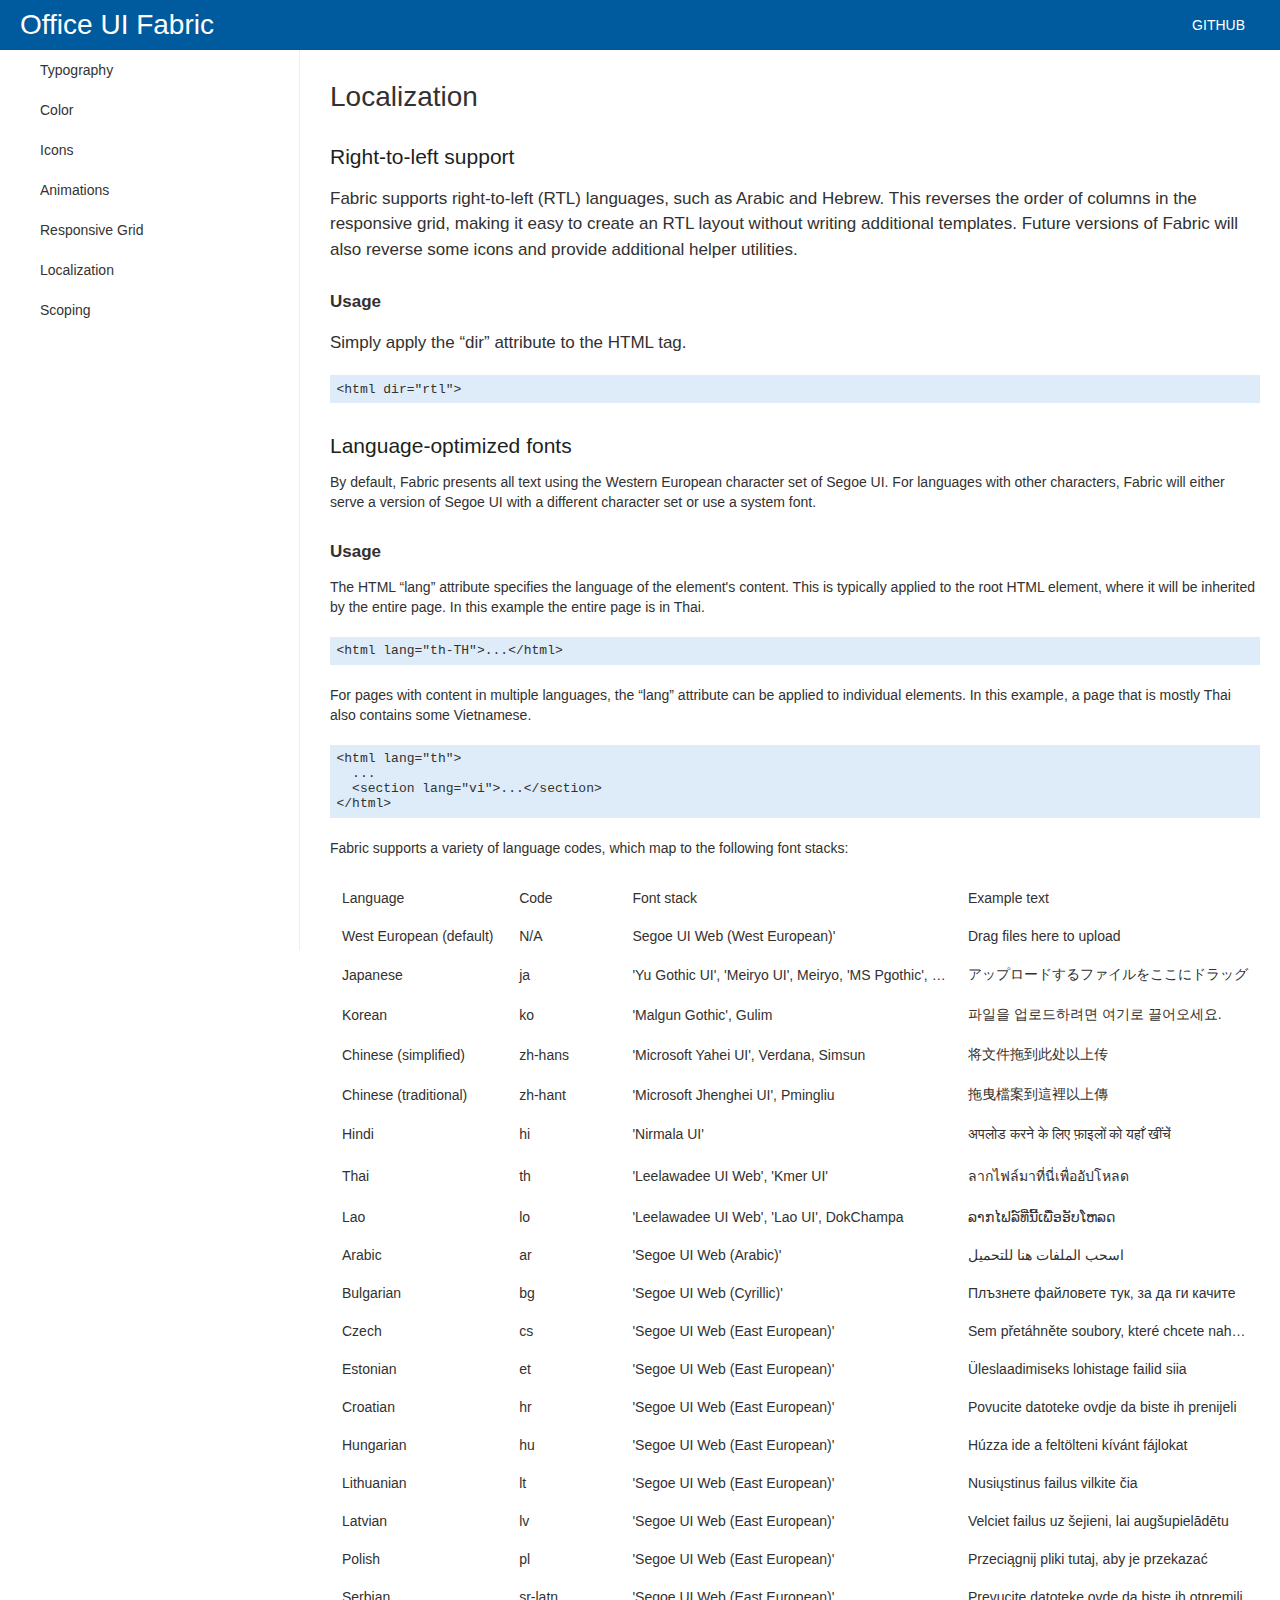
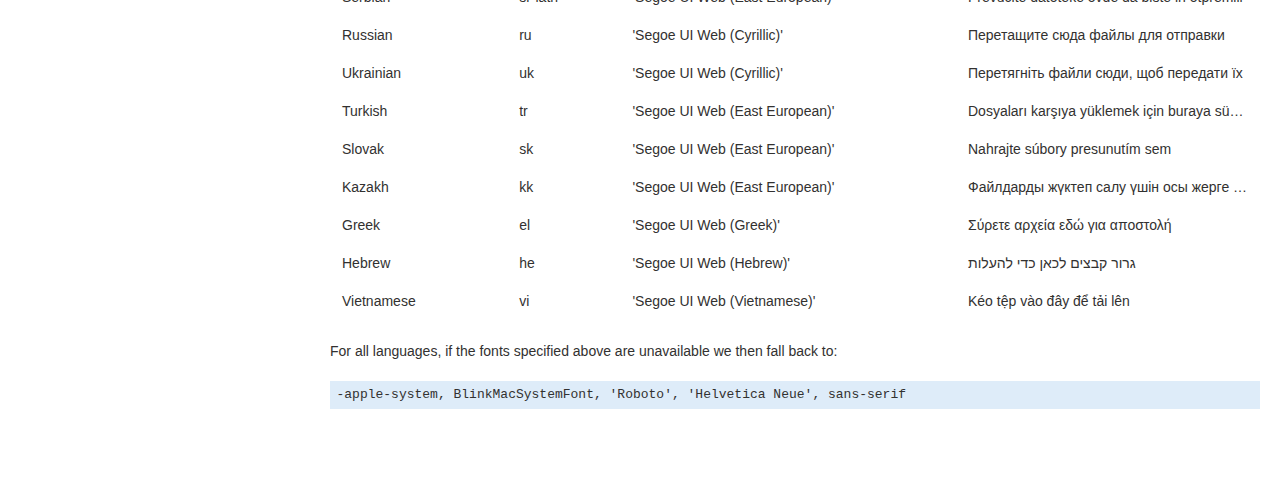
<file: BlazingNotes/Client/wwwroot/lib/office-ui-fabric-core/documentation/Localization/index.html>
<!DOCTYPE html>
<html lang="en" dir="ltr">
<head>
  <meta charset="UTF-8">
  <title>Office Fabric UI Core Documentation</title>
  <link rel="stylesheet" href="../../css/fabric.css">
  <link rel="stylesheet" href="../docs.css">
  <link rel="stylesheet" href="https://static2.sharepointonline.com/files/fabric/office-ui-fabric-core/2.6.2/css/fabric.components.min.css">
</head>
<body class="ms-Fabric">
<div id="body-content">
    <div id="Header" class="docs-Header">
	    <a class="ms-font-xxl ms-fontColor-white" href="/">Office UI Fabric</a>
	    <div class="Header-buttons">
            <a href="https://github.com/OfficeDev/office-ui-fabric-core/" class="Header-button ms-fontColor-white">Github</a>
        </div>
	</div>
	<div class="docs-Page has-leftNav">
	    <div class="docs-Page-leftNav">
    <div class="LeftNav-links" role="menu" aria-label="Anchor links for navigating this page">
			<div class="LeftNav-item">
	        	<a class="Typography LeftNav-link ms-border-color-themePrimary ms-font-l ms-font-color-neutralSecondary" href="/Typography">Typography</a>
	      	</div>
	      	<div class="LeftNav-item">
	        	<a class="Color LeftNav-link ms-border-color-themePrimary ms-font-l ms-font-color-neutralSecondary" href="/Color">Color</a>
	      	</div>
	      	<div class="LeftNav-item">
	        	<a class="Icons LeftNav-link ms-border-color-themePrimary ms-font-l ms-font-color-neutralSecondary" href="/Icons">Icons</a>
	      	</div>
	      	<div class="LeftNav-item">
	        	<a class="Animations LeftNav-link ms-border-color-themePrimary ms-font-l ms-font-color-neutralSecondary" href="/Animations">Animations</a>
	      	</div>
	      	<div class="LeftNav-item">
	        	<a class="Responsive-Grid LeftNav-link ms-border-color-themePrimary ms-font-l ms-font-color-neutralSecondary" href="/Responsive-Grid">Responsive Grid</a>
	      	</div>
	      	<div class="LeftNav-item">
	        	<a class="Localization LeftNav-link ms-border-color-themePrimary ms-font-l ms-font-color-neutralSecondary" href="/Localization">Localization</a>
	      	</div>
	      	<div class="LeftNav-item">
	        	<a class="Scoping LeftNav-link ms-border-color-themePrimary ms-font-l ms-font-color-neutralSecondary" href="/Scoping">Scoping</a>
	      	</div>
    </div>
</div>

    <div class="docs-Styles-section" id="localization">
        <h2>Localization</h2>
        <h3>Right-to-left support</h3>
        <p>Fabric supports right-to-left (RTL) languages, such as Arabic and Hebrew. This reverses the order of columns in the responsive grid, making it easy to create an RTL layout without writing additional templates. Future versions of Fabric will also reverse some icons and provide additional helper utilities.</p>
        <h4>Usage</h4>
<p>Simply apply the “dir” attribute to the HTML tag.</p>

<pre><code class="hljs">&lt;html dir="rtl"&gt;</code></pre>

<h3>Language-optimized fonts</h3>
<p class="ms-font-m">By default, Fabric presents all text using the Western European character set of Segoe UI. For languages with other characters, Fabric will either serve a version of Segoe UI with a different character set or use a system font.</p>
  
<h4>Usage</h4>
<p class="ms-font-m">The HTML “lang” attribute specifies the language of the element's content. This is typically applied to the root HTML element, where it will be inherited by the entire page. In this example the entire page is in Thai.</p>

<pre><code class="hljs">&lt;html lang="th-TH"&gt;...&lt;/html&gt;</code></pre>

<p class="ms-font-m">For pages with content in multiple languages, the “lang” attribute can be applied to individual elements. In this example, a page that is mostly Thai also contains some Vietnamese.</p>
<pre><code class="hljs">&lt;html lang="th"&gt;
  ...
  &lt;section lang="vi"&gt;...&lt;/section&gt;
&lt;/html&gt;</code></pre>

<p class="ms-font-m">Fabric supports a variety of language codes, which map to the following font stacks:</p>

<table class="docs-Table" style="width: 100%;">
    <tr>
        <th style="width: 20%; min-width: 100px;">Language</th>
        <th style="width: 15%; min-width: 100px;">Code</th>
        <th style="width: 45%; min-width: 100px;">Font stack</th>
        <th style="width: 20%; min-width: 100px;">Example text</th>
    </tr>
    <tr>
        <td role="gridcell">West European (default)</td>
        <td role="gridcell">N/A</td>
        <td role="gridcell">Segoe UI Web (West European)'</td>
        <td role="gridcell">Drag files here to upload</td>
    </tr>
    <tr>
        <td role="gridcell">Japanese</td>
        <td role="gridcell">ja</td>
        <td role="gridcell">'Yu Gothic UI', 'Meiryo UI', Meiryo, 'MS Pgothic', Osaka</td>
        <td role="gridcell" lang="ja">アップロードするファイルをここにドラッグ</td>
    </tr>
    <tr>
        <td role="gridcell">Korean</td>
        <td role="gridcell">ko</td>
        <td role="gridcell">'Malgun Gothic', Gulim</td>
        <td role="gridcell" lang="ko">파일을 업로드하려면 여기로 끌어오세요.</td>
    </tr>
    <tr>
        <td role="gridcell">Chinese (simplified)</td>
        <td role="gridcell">zh-hans</td>
        <td role="gridcell">'Microsoft Yahei UI', Verdana, Simsun</td>
        <td role="gridcell" lang="zh-hans">将文件拖到此处以上传</td>
    </tr>
    <tr>
        <td role="gridcell">Chinese (traditional)</td>
        <td role="gridcell">zh-hant</td>
        <td role="gridcell">'Microsoft Jhenghei UI', Pmingliu</td>
        <td role="gridcell" lang="zh-hant">拖曳檔案到這裡以上傳</td>
    </tr>
    <tr>
        <td role="gridcell">Hindi</td>
        <td role="gridcell">hi</td>
        <td role="gridcell">'Nirmala UI'</td>
        <td role="gridcell" lang="hi">अपलोड करने के लिए फ़ाइलों को यहाँ खींचें</td>
    </tr>
    <tr>
        <td role="gridcell">Thai</td>
        <td role="gridcell">th</td>
        <td role="gridcell">'Leelawadee UI Web', 'Kmer UI'</td>
        <td role="gridcell" lang="th">ลากไฟล์มาที่นี่เพื่ออัปโหลด</td>
    </tr>
    <tr>
        <td role="gridcell">Lao</td>
        <td role="gridcell">lo</td>
        <td role="gridcell">'Leelawadee UI Web', 'Lao UI', DokChampa</td>
        <td role="gridcell" lang="lo">ລາກໄຟລ໌ທີ່ນີ້ເພື່ອອັບໂຫລດ</td>
    </tr>
    <tr>
        <td role="gridcell">Arabic</td>
        <td role="gridcell">ar</td>
        <td role="gridcell">'Segoe UI Web (Arabic)'</td>
        <td role="gridcell" lang="ar">اسحب الملفات هنا للتحميل</td>
    </tr>
    <tr>
        <td role="gridcell">Bulgarian</td>
        <td role="gridcell">bg</td>
        <td role="gridcell">'Segoe UI Web (Cyrillic)'</td>
        <td role="gridcell" lang="bg">Плъзнете файловете тук, за да ги качите</td>
    </tr>
    <tr>
        <td role="gridcell">Czech</td>
        <td role="gridcell">cs</td>
        <td role="gridcell">'Segoe UI Web (East European)'</td>
        <td role="gridcell" lang="cs">Sem přetáhněte soubory, které chcete nahrát.</td>
    </tr>
    <tr>
        <td role="gridcell">Estonian</td>
        <td role="gridcell">et</td>
        <td role="gridcell">'Segoe UI Web (East European)'</td>
        <td role="gridcell" lang="et">Üleslaadimiseks lohistage failid siia</td>
    </tr>
    <tr>
        <td role="gridcell">Croatian</td>
        <td role="gridcell">hr</td>
        <td role="gridcell">'Segoe UI Web (East European)'</td>
        <td role="gridcell" lang="hr">Povucite datoteke ovdje da biste ih prenijeli</td>
    </tr>
    <tr>
        <td role="gridcell">Hungarian</td>
        <td role="gridcell">hu</td>
        <td role="gridcell">'Segoe UI Web (East European)'</td>
        <td role="gridcell" lang="hu">Húzza ide a feltölteni kívánt fájlokat</td>
    </tr>
    <tr>
        <td role="gridcell">Lithuanian</td>
        <td role="gridcell">lt</td>
        <td role="gridcell">'Segoe UI Web (East European)'</td>
        <td role="gridcell" lang="lt">Nusiųstinus failus vilkite čia</td>
    </tr>
    <tr>
        <td role="gridcell">Latvian</td>
        <td role="gridcell">lv</td>
        <td role="gridcell">'Segoe UI Web (East European)'</td>
        <td role="gridcell" lang="lv">Velciet failus uz šejieni, lai augšupielādētu</td>
    </tr>
    <tr>
        <td role="gridcell">Polish</td>
        <td role="gridcell">pl</td>
        <td role="gridcell">'Segoe UI Web (East European)'</td>
        <td role="gridcell" lang="pl">Przeciągnij pliki tutaj, aby je przekazać</td>
    </tr>
    <tr>
        <td role="gridcell">Serbian</td>
        <td role="gridcell">sr-latn</td>
        <td role="gridcell">'Segoe UI Web (East European)'</td>
        <td role="gridcell" lang="sr-latn">Prevucite datoteke ovde da biste ih otpremili</td>
    </tr>
    <tr>
        <td role="gridcell">Russian</td>
        <td role="gridcell">ru</td>
        <td role="gridcell">'Segoe UI Web (Cyrillic)'</td>
        <td role="gridcell" lang="ru">Перетащите сюда файлы для отправки</td>
    </tr>
    <tr>
        <td role="gridcell">Ukrainian</td>
        <td role="gridcell">uk</td>
        <td role="gridcell">'Segoe UI Web (Cyrillic)'</td>
        <td role="gridcell" lang="uk">Перетягніть файли сюди, щоб передати їх</td>
    </tr>
    <tr>
        <td role="gridcell">Turkish</td>
        <td role="gridcell">tr</td>
        <td role="gridcell">'Segoe UI Web (East European)'</td>
        <td role="gridcell" lang="tr">Dosyaları karşıya yüklemek için buraya sürükleyin</td>
    </tr>
    <tr>
        <td role="gridcell">Slovak</td>
        <td role="gridcell">sk</td>
        <td role="gridcell">'Segoe UI Web (East European)'</td>
        <td role="gridcell" lang="sk">Nahrajte súbory presunutím sem</td>
    </tr>
    <tr>
        <td role="gridcell">Kazakh</td>
        <td role="gridcell">kk</td>
        <td role="gridcell">'Segoe UI Web (East European)'</td>
        <td role="gridcell" lang="kk">Файлдарды жүктеп салу үшін осы жерге әкеліңіз</td>
    </tr>
    <tr>
        <td role="gridcell">Greek</td>
        <td role="gridcell">el</td>
        <td role="gridcell">'Segoe UI Web (Greek)'</td>
        <td role="gridcell" lang="el">Σύρετε αρχεία εδώ για αποστολή</td>
    </tr>
    <tr>
        <td role="gridcell">Hebrew</td>
        <td role="gridcell">he</td>
        <td role="gridcell">'Segoe UI Web (Hebrew)'</td>
        <td role="gridcell" lang="he">גרור קבצים לכאן כדי להעלות</td>
    </tr>
    <tr>
        <td role="gridcell">Vietnamese</td>
        <td role="gridcell">vi</td>
        <td role="gridcell">'Segoe UI Web (Vietnamese)'</td>
        <td role="gridcell" lang="vi">Kéo tệp vào đây để tải lên</td>
    </tr>
</table>

<p class="ms-font-m">For all languages, if the fonts specified above are unavailable we then fall back to:</p>

<pre><code class="hljs">-apple-system, BlinkMacSystemFont, 'Roboto', 'Helvetica Neue', sans-serif</code></pre>

    </div>

  </div>
</div>
<script>
	var currPage = window.location.pathname.replace(/\//g, '');
	if (currPage) {
		document.getElementsByClassName(currPage)[0].classList.add('LeftNav-link--active');
	}
</script>
</body>
</html>
</file>
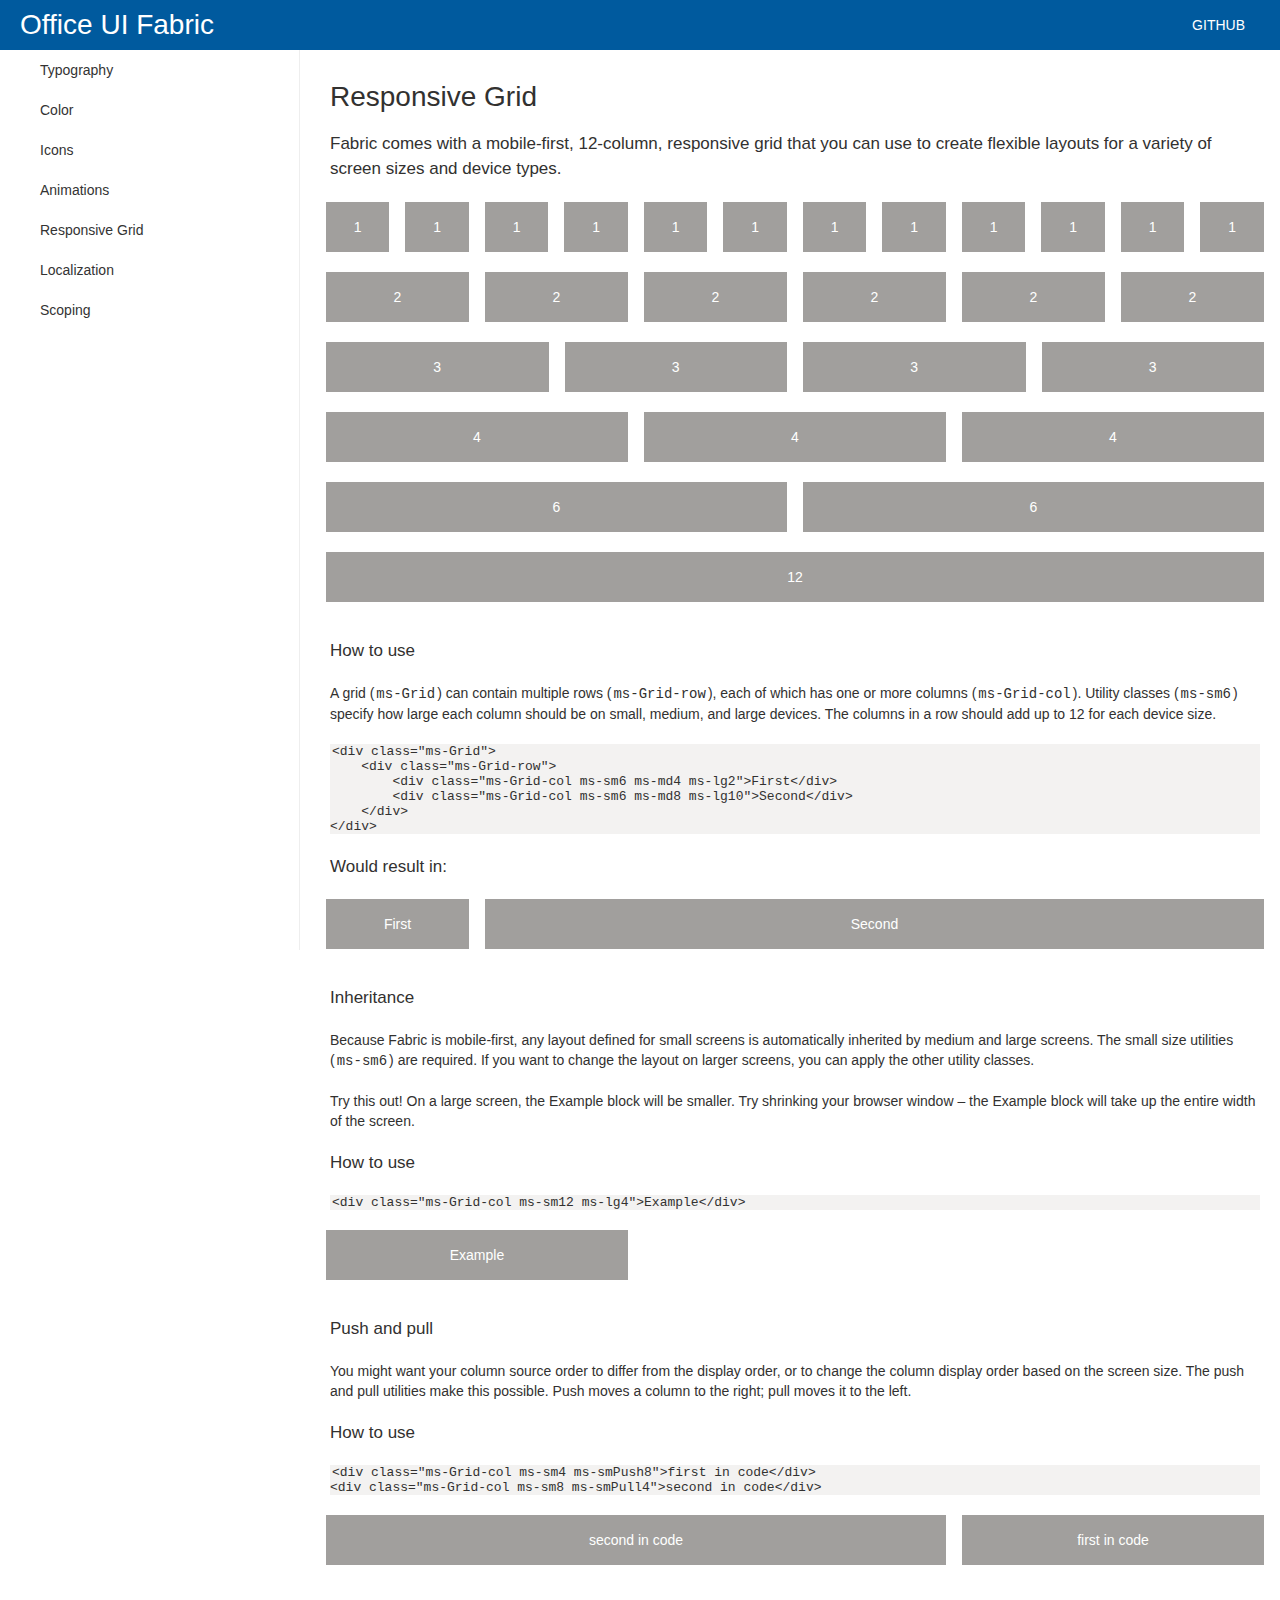
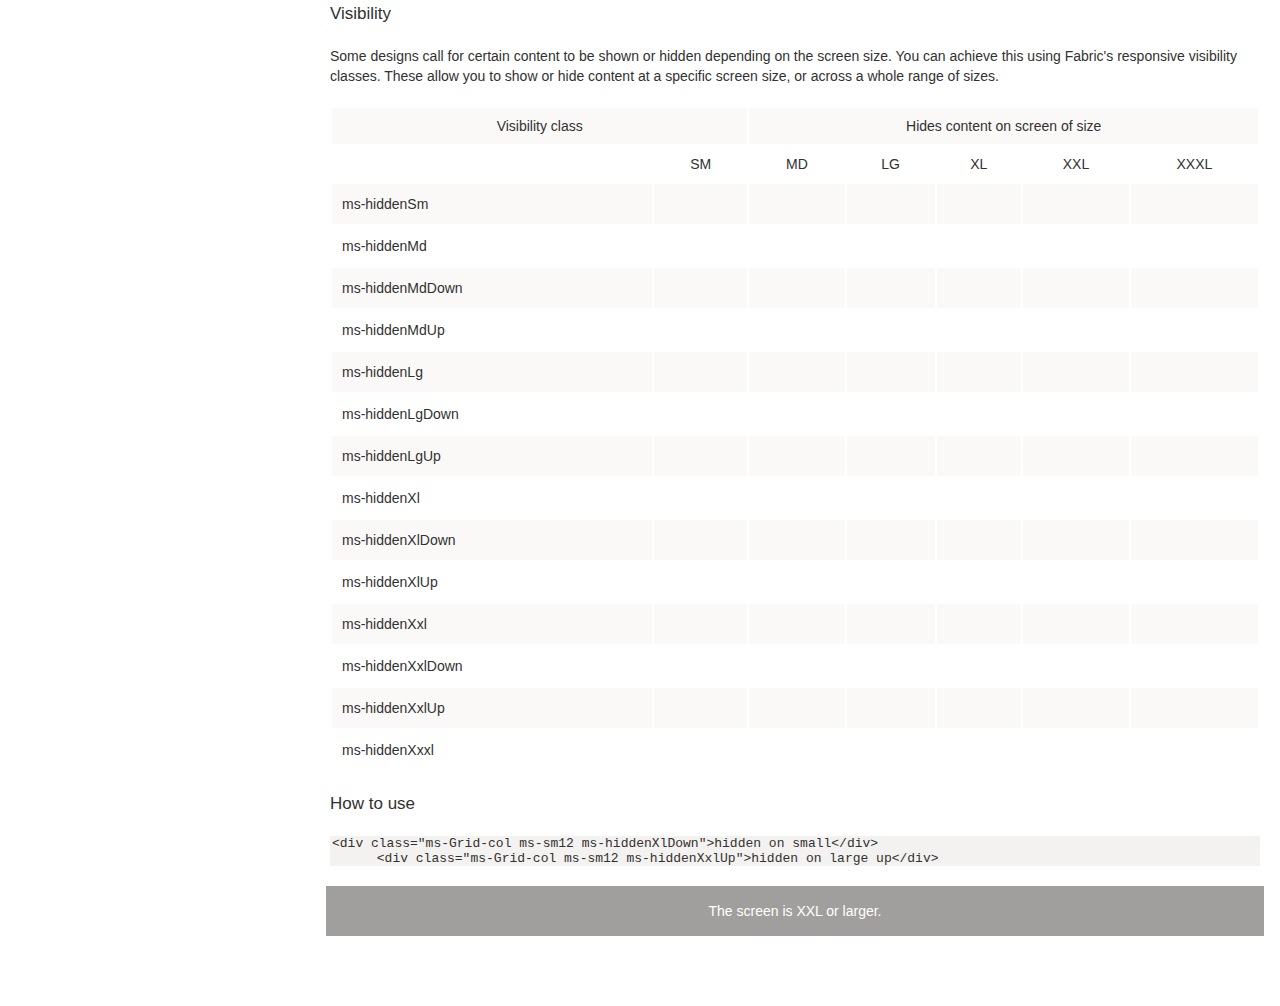
<file: BlazingNotes/Client/wwwroot/lib/office-ui-fabric-core/documentation/Responsive-Grid/index.html>
<!DOCTYPE html>
<html lang="en" dir="ltr">
<head>
  <meta charset="UTF-8">
  <title>Office Fabric UI Core Documentation</title>
  <link rel="stylesheet" href="../../css/fabric.css">
  <link rel="stylesheet" href="../docs.css">
  <link rel="stylesheet" href="https://static2.sharepointonline.com/files/fabric/office-ui-fabric-core/2.6.2/css/fabric.components.min.css">
</head>
<body class="ms-Fabric">
<div id="body-content">
    <div id="Header" class="docs-Header">
	    <a class="ms-font-xxl ms-fontColor-white" href="/">Office UI Fabric</a>
	    <div class="Header-buttons">
            <a href="https://github.com/OfficeDev/office-ui-fabric-core/" class="Header-button ms-fontColor-white">Github</a>
        </div>
	</div>
	<div class="docs-Page has-leftNav">
	    <div class="docs-Page-leftNav">
    <div class="LeftNav-links" role="menu" aria-label="Anchor links for navigating this page">
			<div class="LeftNav-item">
	        	<a class="Typography LeftNav-link ms-border-color-themePrimary ms-font-l ms-font-color-neutralSecondary" href="/Typography">Typography</a>
	      	</div>
	      	<div class="LeftNav-item">
	        	<a class="Color LeftNav-link ms-border-color-themePrimary ms-font-l ms-font-color-neutralSecondary" href="/Color">Color</a>
	      	</div>
	      	<div class="LeftNav-item">
	        	<a class="Icons LeftNav-link ms-border-color-themePrimary ms-font-l ms-font-color-neutralSecondary" href="/Icons">Icons</a>
	      	</div>
	      	<div class="LeftNav-item">
	        	<a class="Animations LeftNav-link ms-border-color-themePrimary ms-font-l ms-font-color-neutralSecondary" href="/Animations">Animations</a>
	      	</div>
	      	<div class="LeftNav-item">
	        	<a class="Responsive-Grid LeftNav-link ms-border-color-themePrimary ms-font-l ms-font-color-neutralSecondary" href="/Responsive-Grid">Responsive Grid</a>
	      	</div>
	      	<div class="LeftNav-item">
	        	<a class="Localization LeftNav-link ms-border-color-themePrimary ms-font-l ms-font-color-neutralSecondary" href="/Localization">Localization</a>
	      	</div>
	      	<div class="LeftNav-item">
	        	<a class="Scoping LeftNav-link ms-border-color-themePrimary ms-font-l ms-font-color-neutralSecondary" href="/Scoping">Scoping</a>
	      	</div>
    </div>
</div>

  <div class="docs-Styles-section" id="responsive-grid">
    <h2>Responsive Grid</h2>
    <p>Fabric comes with a mobile-first, 12-column, responsive grid that you can use to create flexible layouts for a variety of screen sizes and device types.</p>
    
<div class="ms-Grid docs-demoGrid" aria-label="Example Grid">
    <div class="ms-Grid-row">
        <div class="ms-Grid-col ms-sm1">
            <div class="block">1</div>
        </div>
        <div class="ms-Grid-col ms-sm1">
            <div class="block">1</div>
        </div>
        <div class="ms-Grid-col ms-sm1">
            <div class="block">1</div>
        </div>
        <div class="ms-Grid-col ms-sm1">
            <div class="block">1</div>
        </div>
        <div class="ms-Grid-col ms-sm1">
            <div class="block">1</div>
        </div>
        <div class="ms-Grid-col ms-sm1">
            <div class="block">1</div>
        </div>
        <div class="ms-Grid-col ms-sm1">
            <div class="block">1</div>
        </div>
        <div class="ms-Grid-col ms-sm1">
            <div class="block">1</div>
        </div>
        <div class="ms-Grid-col ms-sm1">
            <div class="block">1</div>
        </div>
        <div class="ms-Grid-col ms-sm1">
            <div class="block">1</div>
        </div>
        <div class="ms-Grid-col ms-sm1">
            <div class="block">1</div>
        </div>
        <div class="ms-Grid-col ms-sm1">
            <div class="block">1</div>
        </div>
    </div>
    <div class="ms-Grid-row">
        <div class="ms-Grid-col ms-sm2">
            <div class="block">2</div>
        </div>
        <div class="ms-Grid-col ms-sm2">
            <div class="block">2</div>
        </div>
        <div class="ms-Grid-col ms-sm2">
            <div class="block">2</div>
        </div>
        <div class="ms-Grid-col ms-sm2">
            <div class="block">2</div>
        </div>
        <div class="ms-Grid-col ms-sm2">
            <div class="block">2</div>
        </div>
        <div class="ms-Grid-col ms-sm2">
            <div class="block">2</div>
        </div>
    </div>
    <div class="ms-Grid-row">
        <div class="ms-Grid-col ms-sm3">
            <div class="block">3</div>
        </div>
        <div class="ms-Grid-col ms-sm3">
            <div class="block">3</div>
        </div>
        <div class="ms-Grid-col ms-sm3">
            <div class="block">3</div>
        </div>
        <div class="ms-Grid-col ms-sm3">
            <div class="block">3</div>
        </div>
    </div>
    <div class="ms-Grid-row">
        <div class="ms-Grid-col ms-sm4">
            <div class="block">4</div>
        </div>
        <div class="ms-Grid-col ms-sm4">
            <div class="block">4</div>
        </div>
        <div class="ms-Grid-col ms-sm4">
            <div class="block">4</div>
        </div>
    </div>
    <div class="ms-Grid-row">
        <div class="ms-Grid-col ms-sm6">
            <div class="block">6</div>
        </div>
        <div class="ms-Grid-col ms-sm6">
            <div class="block">6</div>
        </div>
    </div>
    <div class="ms-Grid-row">
        <div class="ms-Grid-col ms-sm12">
            <div class="block">12</div>
        </div>
    </div>
</div>

<p class="ms-font-l docs-subHeading ms-fontWeight-semibold">How to use</p>

<p class="ms-font-m">A grid (<span class="docs-u-fontCode">ms-Grid</span>) can contain multiple rows (<span class="docs-u-fontCode">ms-Grid-row</span>), each of which has one or more columns (<span class="docs-u-fontCode">ms-Grid-col</span>). Utility classes (<span class="docs-u-fontCode">ms-sm6</span>) specify how large each column should be on small, medium, and large devices. The columns in a row should add up to 12 for each device size.</p>
<pre><code>&lt;div class="ms-Grid"&gt; 
    &lt;div class="ms-Grid-row"&gt;
        &lt;div class="ms-Grid-col ms-sm6 ms-md4 ms-lg2"&gt;First&lt;/div&gt;
        &lt;div class="ms-Grid-col ms-sm6 ms-md8 ms-lg10"&gt;Second&lt;/div&gt;
    &lt;/div&gt;
&lt;/div&gt;
</code></pre>

<p>Would result in:</p>

<div class="ms-Grid docs-demoGrid" aria-label="Grid example">
    <div class="ms-Grid-row">
        <div class="ms-Grid-col ms-sm6 ms-md4 ms-lg2">
            <div class="block">First</div>
        </div>
        <div class="ms-Grid-col ms-sm6 ms-md8 ms-lg10">
            <div class="block">Second</div>
        </div>
    </div>
</div>

<p class="ms-font-l docs-subHeading ms-fontWeight-semibold">Inheritance</p>

<p class="ms-font-m">Because Fabric is mobile-first, any layout defined for small screens is automatically inherited by medium and large screens. The small size utilities (<span class="docs-u-fontCode">ms-sm6</span>) are required. If you want to change the layout on larger screens, you can apply the other utility classes.</p>

<p class="ms-font-m">Try this out! On a large screen, the Example block will be smaller. Try shrinking your browser window – the Example block will take up the entire width of the screen.</p>

<p class="ms-font-l docs-subHeading ms-fontWeight-semibold">How to use</p>
<pre><code>&lt;div class="ms-Grid-col ms-sm12 ms-lg4"&gt;Example&lt;/div&gt;
</pre></code>
<div class="ms-Grid docs-demoGrid" aria-label="Grid example">
    <div class="ms-Grid-row">
        <div class="ms-Grid-col ms-sm12 ms-lg4">
            <div class="block">Example</div>
        </div>
    </div>
</div>

<p class="ms-font-l docs-subHeading ms-fontWeight-semibold">Push and pull</p>

<p class="ms-font-m">You might want your column source order to differ from the display order, or to change the column display order based on the screen size. The push and pull utilities make this possible. Push moves a column to the right; pull moves it to the left.</p>

<p class="ms-font-l docs-subHeading ms-fontWeight-semibold">How to use</p>
<pre><code>&lt;div class="ms-Grid-col ms-sm4 ms-smPush8"&gt;first in code&lt;/div&gt;
&lt;div class="ms-Grid-col ms-sm8 ms-smPull4"&gt;second in code&lt;/div&gt;
</code></pre>

<div class="ms-Grid docs-demoGrid" aria-label="Grid example">
    <div class="ms-Grid-row">
        <div class="ms-Grid-col ms-sm4 ms-smPush8">
            <div class="block">first in code</div>
        </div>
        <div class="ms-Grid-col ms-sm8 ms-smPull4">
            <div class="block">second in code</div>
        </div>
    </div>
</div>


    <p class="ms-font-l docs-subHeading ms-fontWeight-semibold">Visibility</p>

    <p class="ms-font-m">Some designs call for certain content to be shown or hidden depending on the screen size. You can achieve this using Fabric's responsive visibility classes. These allow you to show or hide content at a specific screen size, or across a whole range of sizes.</p>

    <table class="docs-Table docs-Table--striped" style="width: 100%;" aria-label="Table of classes to hide content on the screen depending on screensize">
        <col>
        <colgroup span="2"></colgroup>
        <colgroup span="2"></colgroup>
        <tr>
            <th colspan="2" style="text-align:center;" scope="colgroup">Visibility class</th>
            <th colspan="6" style="text-align:center;" scope="colgroup">Hides content on screen of size</th>
        </tr>
        <tr>
            <th colspan="1" style="text-align:center;"></th>
            <th style="text-align:center;" scope="col">SM</th>
            <th style="text-align:center;" scope="col">MD</th>
            <th style="text-align:center;" scope="col">LG</th>
            <th style="text-align:center;" scope="col">XL</th>
            <th style="text-align:center;" scope="col">XXL</th>
            <th style="text-align:center;" scope="col">XXXL</th>
        </tr>
            <tr>
              <td>ms-hiddenSm</td>
              <td style="text-align:center;" class="docs-Table-visibleForScreenReaders">
                <i class="ms-Icon ms-Icon--CheckMark ms-fontColor-green" aria-hidden="true"></i>
                Class ms-hiddenSm hides content for screen size SM
              </td>
              <td style="text-align:center;" class="docs-Table-visibleForScreenReaders">
                Class ms-hiddenSm does not hide content on the screen size MD
              </td>
              <td style="text-align:center;" class="docs-Table-visibleForScreenReaders">
                Class ms-hiddenSm does not hide content on the screen size LG
              </td>
              <td style="text-align:center;" class="docs-Table-visibleForScreenReaders">
                Class ms-hiddenSm does not hide content on the screen size XL
              </td>
              <td style="text-align:center;" class="docs-Table-visibleForScreenReaders">
                Class ms-hiddenSm does not hide content on the screen size XXL
              </td>
              <td class="docs-Table-visibleForScreenReaders">
                Class ms-hiddenSm does not hide content on the screen size XXXL
              </td>
            </tr>            <tr>
              <td>ms-hiddenMd</td>
              <td style="text-align:center;" class="docs-Table-visibleForScreenReaders">
                Class ms-hiddenMd does not hide content on the screen size SM
              </td>
              <td style="text-align:center;" class="docs-Table-visibleForScreenReaders">
                <i class="ms-Icon ms-Icon--CheckMark ms-fontColor-green" aria-hidden="true"></i>
                Class ms-hiddenMd hides content for screen size MD
              </td>
              <td style="text-align:center;" class="docs-Table-visibleForScreenReaders">
                Class ms-hiddenMd does not hide content on the screen size LG
              </td>
              <td style="text-align:center;" class="docs-Table-visibleForScreenReaders">
                Class ms-hiddenMd does not hide content on the screen size XL
              </td>
              <td style="text-align:center;" class="docs-Table-visibleForScreenReaders">
                Class ms-hiddenMd does not hide content on the screen size XXL
              </td>
              <td class="docs-Table-visibleForScreenReaders">
                Class ms-hiddenMd does not hide content on the screen size XXXL
              </td>
            </tr>            <tr>
              <td>ms-hiddenMdDown</td>
              <td style="text-align:center;" class="docs-Table-visibleForScreenReaders">
                <i class="ms-Icon ms-Icon--CheckMark ms-fontColor-green" aria-hidden="true"></i>
                Class ms-hiddenMdDown hides content for screen size SM
              </td>
              <td style="text-align:center;" class="docs-Table-visibleForScreenReaders">
                <i class="ms-Icon ms-Icon--CheckMark ms-fontColor-green" aria-hidden="true"></i>
                Class ms-hiddenMdDown hides content for screen size MD
              </td>
              <td style="text-align:center;" class="docs-Table-visibleForScreenReaders">
                Class ms-hiddenMdDown does not hide content on the screen size LG
              </td>
              <td style="text-align:center;" class="docs-Table-visibleForScreenReaders">
                Class ms-hiddenMdDown does not hide content on the screen size XL
              </td>
              <td style="text-align:center;" class="docs-Table-visibleForScreenReaders">
                Class ms-hiddenMdDown does not hide content on the screen size XXL
              </td>
              <td class="docs-Table-visibleForScreenReaders">
                Class ms-hiddenMdDown does not hide content on the screen size XXXL
              </td>
            </tr>            <tr>
              <td>ms-hiddenMdUp</td>
              <td style="text-align:center;" class="docs-Table-visibleForScreenReaders">
                Class ms-hiddenMdUp does not hide content on the screen size SM
              </td>
              <td style="text-align:center;" class="docs-Table-visibleForScreenReaders">
                <i class="ms-Icon ms-Icon--CheckMark ms-fontColor-green" aria-hidden="true"></i>
                Class ms-hiddenMdUp hides content for screen size MD
              </td>
              <td style="text-align:center;" class="docs-Table-visibleForScreenReaders">
                <i class="ms-Icon ms-Icon--CheckMark ms-fontColor-green" aria-hidden="true"></i>
                Class ms-hiddenMdUp hides content for screen size LG
              </td>
              <td style="text-align:center;" class="docs-Table-visibleForScreenReaders">
                <i class="ms-Icon ms-Icon--CheckMark ms-fontColor-green" aria-hidden="true"></i>
                Class ms-hiddenMdUp hides content for screen size XL
              </td>
              <td style="text-align:center;" class="docs-Table-visibleForScreenReaders">
                <i class="ms-Icon ms-Icon--CheckMark ms-fontColor-green" aria-hidden="true"></i>
                Class ms-hiddenMdUp hides content for screen size XXL
              </td>
              <td class="docs-Table-visibleForScreenReaders">
                <i class="ms-Icon ms-Icon--CheckMark ms-fontColor-green" aria-hidden="true"></i>
                Class ms-hiddenMdUp hides content for screen size XXXL
              </td>
            </tr>            <tr>
              <td>ms-hiddenLg</td>
              <td style="text-align:center;" class="docs-Table-visibleForScreenReaders">
                Class ms-hiddenLg does not hide content on the screen size SM
              </td>
              <td style="text-align:center;" class="docs-Table-visibleForScreenReaders">
                Class ms-hiddenLg does not hide content on the screen size MD
              </td>
              <td style="text-align:center;" class="docs-Table-visibleForScreenReaders">
                <i class="ms-Icon ms-Icon--CheckMark ms-fontColor-green" aria-hidden="true"></i>
                Class ms-hiddenLg hides content for screen size LG
              </td>
              <td style="text-align:center;" class="docs-Table-visibleForScreenReaders">
                Class ms-hiddenLg does not hide content on the screen size XL
              </td>
              <td style="text-align:center;" class="docs-Table-visibleForScreenReaders">
                Class ms-hiddenLg does not hide content on the screen size XXL
              </td>
              <td class="docs-Table-visibleForScreenReaders">
                Class ms-hiddenLg does not hide content on the screen size XXXL
              </td>
            </tr>            <tr>
              <td>ms-hiddenLgDown</td>
              <td style="text-align:center;" class="docs-Table-visibleForScreenReaders">
                <i class="ms-Icon ms-Icon--CheckMark ms-fontColor-green" aria-hidden="true"></i>
                Class ms-hiddenLgDown hides content for screen size SM
              </td>
              <td style="text-align:center;" class="docs-Table-visibleForScreenReaders">
                <i class="ms-Icon ms-Icon--CheckMark ms-fontColor-green" aria-hidden="true"></i>
                Class ms-hiddenLgDown hides content for screen size MD
              </td>
              <td style="text-align:center;" class="docs-Table-visibleForScreenReaders">
                <i class="ms-Icon ms-Icon--CheckMark ms-fontColor-green" aria-hidden="true"></i>
                Class ms-hiddenLgDown hides content for screen size LG
              </td>
              <td style="text-align:center;" class="docs-Table-visibleForScreenReaders">
                Class ms-hiddenLgDown does not hide content on the screen size XL
              </td>
              <td style="text-align:center;" class="docs-Table-visibleForScreenReaders">
                Class ms-hiddenLgDown does not hide content on the screen size XXL
              </td>
              <td class="docs-Table-visibleForScreenReaders">
                Class ms-hiddenLgDown does not hide content on the screen size XXXL
              </td>
            </tr>            <tr>
              <td>ms-hiddenLgUp</td>
              <td style="text-align:center;" class="docs-Table-visibleForScreenReaders">
                Class ms-hiddenLgUp does not hide content on the screen size SM
              </td>
              <td style="text-align:center;" class="docs-Table-visibleForScreenReaders">
                Class ms-hiddenLgUp does not hide content on the screen size MD
              </td>
              <td style="text-align:center;" class="docs-Table-visibleForScreenReaders">
                <i class="ms-Icon ms-Icon--CheckMark ms-fontColor-green" aria-hidden="true"></i>
                Class ms-hiddenLgUp hides content for screen size LG
              </td>
              <td style="text-align:center;" class="docs-Table-visibleForScreenReaders">
                <i class="ms-Icon ms-Icon--CheckMark ms-fontColor-green" aria-hidden="true"></i>
                Class ms-hiddenLgUp hides content for screen size XL
              </td>
              <td style="text-align:center;" class="docs-Table-visibleForScreenReaders">
                <i class="ms-Icon ms-Icon--CheckMark ms-fontColor-green" aria-hidden="true"></i>
                Class ms-hiddenLgUp hides content for screen size XXL
              </td>
              <td class="docs-Table-visibleForScreenReaders">
                <i class="ms-Icon ms-Icon--CheckMark ms-fontColor-green" aria-hidden="true"></i>
                Class ms-hiddenLgUp hides content for screen size XXXL
              </td>
            </tr>            <tr>
              <td>ms-hiddenXl</td>
              <td style="text-align:center;" class="docs-Table-visibleForScreenReaders">
                Class ms-hiddenXl does not hide content on the screen size SM
              </td>
              <td style="text-align:center;" class="docs-Table-visibleForScreenReaders">
                Class ms-hiddenXl does not hide content on the screen size MD
              </td>
              <td style="text-align:center;" class="docs-Table-visibleForScreenReaders">
                Class ms-hiddenXl does not hide content on the screen size LG
              </td>
              <td style="text-align:center;" class="docs-Table-visibleForScreenReaders">
                <i class="ms-Icon ms-Icon--CheckMark ms-fontColor-green" aria-hidden="true"></i>
                Class ms-hiddenXl hides content for screen size XL
              </td>
              <td style="text-align:center;" class="docs-Table-visibleForScreenReaders">
                Class ms-hiddenXl does not hide content on the screen size XXL
              </td>
              <td class="docs-Table-visibleForScreenReaders">
                Class ms-hiddenXl does not hide content on the screen size XXXL
              </td>
            </tr>            <tr>
              <td>ms-hiddenXlDown</td>
              <td style="text-align:center;" class="docs-Table-visibleForScreenReaders">
                <i class="ms-Icon ms-Icon--CheckMark ms-fontColor-green" aria-hidden="true"></i>
                Class ms-hiddenXlDown hides content for screen size SM
              </td>
              <td style="text-align:center;" class="docs-Table-visibleForScreenReaders">
                <i class="ms-Icon ms-Icon--CheckMark ms-fontColor-green" aria-hidden="true"></i>
                Class ms-hiddenXlDown hides content for screen size MD
              </td>
              <td style="text-align:center;" class="docs-Table-visibleForScreenReaders">
                <i class="ms-Icon ms-Icon--CheckMark ms-fontColor-green" aria-hidden="true"></i>
                Class ms-hiddenXlDown hides content for screen size LG
              </td>
              <td style="text-align:center;" class="docs-Table-visibleForScreenReaders">
                <i class="ms-Icon ms-Icon--CheckMark ms-fontColor-green" aria-hidden="true"></i>
                Class ms-hiddenXlDown hides content for screen size XL
              </td>
              <td style="text-align:center;" class="docs-Table-visibleForScreenReaders">
                Class ms-hiddenXlDown does not hide content on the screen size XXL
              </td>
              <td class="docs-Table-visibleForScreenReaders">
                Class ms-hiddenXlDown does not hide content on the screen size XXXL
              </td>
            </tr>            <tr>
              <td>ms-hiddenXlUp</td>
              <td style="text-align:center;" class="docs-Table-visibleForScreenReaders">
                Class ms-hiddenXlUp does not hide content on the screen size SM
              </td>
              <td style="text-align:center;" class="docs-Table-visibleForScreenReaders">
                Class ms-hiddenXlUp does not hide content on the screen size MD
              </td>
              <td style="text-align:center;" class="docs-Table-visibleForScreenReaders">
                Class ms-hiddenXlUp does not hide content on the screen size LG
              </td>
              <td style="text-align:center;" class="docs-Table-visibleForScreenReaders">
                <i class="ms-Icon ms-Icon--CheckMark ms-fontColor-green" aria-hidden="true"></i>
                Class ms-hiddenXlUp hides content for screen size XL
              </td>
              <td style="text-align:center;" class="docs-Table-visibleForScreenReaders">
                <i class="ms-Icon ms-Icon--CheckMark ms-fontColor-green" aria-hidden="true"></i>
                Class ms-hiddenXlUp hides content for screen size XXL
              </td>
              <td class="docs-Table-visibleForScreenReaders">
                <i class="ms-Icon ms-Icon--CheckMark ms-fontColor-green" aria-hidden="true"></i>
                Class ms-hiddenXlUp hides content for screen size XXXL
              </td>
            </tr>            <tr>
              <td>ms-hiddenXxl</td>
              <td style="text-align:center;" class="docs-Table-visibleForScreenReaders">
                Class ms-hiddenXxl does not hide content on the screen size SM
              </td>
              <td style="text-align:center;" class="docs-Table-visibleForScreenReaders">
                Class ms-hiddenXxl does not hide content on the screen size MD
              </td>
              <td style="text-align:center;" class="docs-Table-visibleForScreenReaders">
                Class ms-hiddenXxl does not hide content on the screen size LG
              </td>
              <td style="text-align:center;" class="docs-Table-visibleForScreenReaders">
                Class ms-hiddenXxl does not hide content on the screen size XL
              </td>
              <td style="text-align:center;" class="docs-Table-visibleForScreenReaders">
                <i class="ms-Icon ms-Icon--CheckMark ms-fontColor-green" aria-hidden="true"></i>
                Class ms-hiddenXxl hides content for screen size XXL
              </td>
              <td class="docs-Table-visibleForScreenReaders">
                Class ms-hiddenXxl does not hide content on the screen size XXXL
              </td>
            </tr>            <tr>
              <td>ms-hiddenXxlDown</td>
              <td style="text-align:center;" class="docs-Table-visibleForScreenReaders">
                <i class="ms-Icon ms-Icon--CheckMark ms-fontColor-green" aria-hidden="true"></i>
                Class ms-hiddenXxlDown hides content for screen size SM
              </td>
              <td style="text-align:center;" class="docs-Table-visibleForScreenReaders">
                <i class="ms-Icon ms-Icon--CheckMark ms-fontColor-green" aria-hidden="true"></i>
                Class ms-hiddenXxlDown hides content for screen size MD
              </td>
              <td style="text-align:center;" class="docs-Table-visibleForScreenReaders">
                <i class="ms-Icon ms-Icon--CheckMark ms-fontColor-green" aria-hidden="true"></i>
                Class ms-hiddenXxlDown hides content for screen size LG
              </td>
              <td style="text-align:center;" class="docs-Table-visibleForScreenReaders">
                <i class="ms-Icon ms-Icon--CheckMark ms-fontColor-green" aria-hidden="true"></i>
                Class ms-hiddenXxlDown hides content for screen size XL
              </td>
              <td style="text-align:center;" class="docs-Table-visibleForScreenReaders">
                <i class="ms-Icon ms-Icon--CheckMark ms-fontColor-green" aria-hidden="true"></i>
                Class ms-hiddenXxlDown hides content for screen size XXL
              </td>
              <td class="docs-Table-visibleForScreenReaders">
                Class ms-hiddenXxlDown does not hide content on the screen size XXXL
              </td>
            </tr>            <tr>
              <td>ms-hiddenXxlUp</td>
              <td style="text-align:center;" class="docs-Table-visibleForScreenReaders">
                Class ms-hiddenXxlUp does not hide content on the screen size SM
              </td>
              <td style="text-align:center;" class="docs-Table-visibleForScreenReaders">
                Class ms-hiddenXxlUp does not hide content on the screen size MD
              </td>
              <td style="text-align:center;" class="docs-Table-visibleForScreenReaders">
                Class ms-hiddenXxlUp does not hide content on the screen size LG
              </td>
              <td style="text-align:center;" class="docs-Table-visibleForScreenReaders">
                Class ms-hiddenXxlUp does not hide content on the screen size XL
              </td>
              <td style="text-align:center;" class="docs-Table-visibleForScreenReaders">
                <i class="ms-Icon ms-Icon--CheckMark ms-fontColor-green" aria-hidden="true"></i>
                Class ms-hiddenXxlUp hides content for screen size XXL
              </td>
              <td class="docs-Table-visibleForScreenReaders">
                <i class="ms-Icon ms-Icon--CheckMark ms-fontColor-green" aria-hidden="true"></i>
                Class ms-hiddenXxlUp hides content for screen size XXXL
              </td>
            </tr>            <tr>
              <td>ms-hiddenXxxl</td>
              <td style="text-align:center;" class="docs-Table-visibleForScreenReaders">
                Class ms-hiddenXxxl does not hide content on the screen size SM
              </td>
              <td style="text-align:center;" class="docs-Table-visibleForScreenReaders">
                Class ms-hiddenXxxl does not hide content on the screen size MD
              </td>
              <td style="text-align:center;" class="docs-Table-visibleForScreenReaders">
                Class ms-hiddenXxxl does not hide content on the screen size LG
              </td>
              <td style="text-align:center;" class="docs-Table-visibleForScreenReaders">
                Class ms-hiddenXxxl does not hide content on the screen size XL
              </td>
              <td style="text-align:center;" class="docs-Table-visibleForScreenReaders">
                Class ms-hiddenXxxl does not hide content on the screen size XXL
              </td>
              <td class="docs-Table-visibleForScreenReaders">
                <i class="ms-Icon ms-Icon--CheckMark ms-fontColor-green" aria-hidden="true"></i>
                Class ms-hiddenXxxl hides content for screen size XXXL
              </td>
            </tr>    </table>

    <p class="ms-font-l docs-subHeading ms-fontWeight-semibold">How to use</p><pre><code>&lt;div class="ms-Grid-col ms-sm12 ms-hiddenXlDown"&gt;hidden on small&lt;/div&gt;
      &lt;div class="ms-Grid-col ms-sm12 ms-hiddenXxlUp"&gt;hidden on large up&lt;/div&gt;</code></pre>

    <div class="ms-Grid docs-demoGrid">
        <div class="ms-Grid-row">
            <div class="ms-Grid-col ms-sm12 ms-hiddenXlDown">
                <div class="block">The screen is XL or smaller.</div>
            </div>
            <div class="ms-Grid-col ms-sm12 ms-hiddenXxlUp">
                <div class="block">The screen is XXL or larger.</div>
            </div>
        </div>
    </div>
  </div>

  </div>
</div>
<script>
	var currPage = window.location.pathname.replace(/\//g, '');
	if (currPage) {
		document.getElementsByClassName(currPage)[0].classList.add('LeftNav-link--active');
	}
</script>
</body>
</html>
</file>
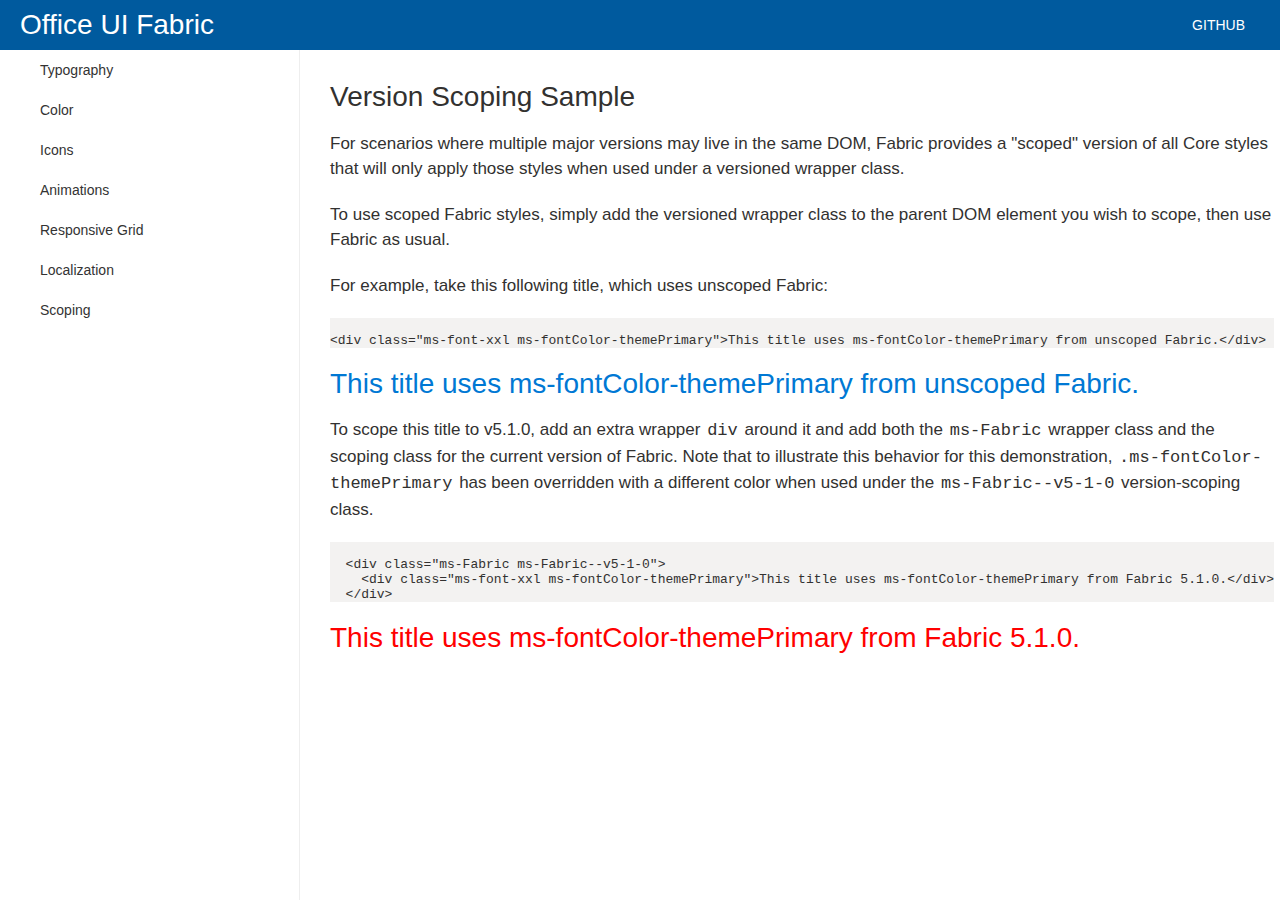
<file: BlazingNotes/Client/wwwroot/lib/office-ui-fabric-core/documentation/Scoping/index.html>
<!DOCTYPE html>
<html lang="en" dir="ltr">
<head>
  <meta charset="UTF-8">
  <title>Office Fabric UI Core Documentation</title>
  <link rel="stylesheet" href="../../css/fabric.css">
  <link rel="stylesheet" href="../docs.css">
  <link rel="stylesheet" href="https://static2.sharepointonline.com/files/fabric/office-ui-fabric-core/2.6.2/css/fabric.components.min.css">
</head>
<body class="ms-Fabric">
<div id="body-content">
    <div id="Header" class="docs-Header">
	    <a class="ms-font-xxl ms-fontColor-white" href="/">Office UI Fabric</a>
	    <div class="Header-buttons">
            <a href="https://github.com/OfficeDev/office-ui-fabric-core/" class="Header-button ms-fontColor-white">Github</a>
        </div>
	</div>
	<div class="docs-Page has-leftNav">
	    <div class="docs-Page-leftNav">
    <div class="LeftNav-links" role="menu" aria-label="Anchor links for navigating this page">
			<div class="LeftNav-item">
	        	<a class="Typography LeftNav-link ms-border-color-themePrimary ms-font-l ms-font-color-neutralSecondary" href="/Typography">Typography</a>
	      	</div>
	      	<div class="LeftNav-item">
	        	<a class="Color LeftNav-link ms-border-color-themePrimary ms-font-l ms-font-color-neutralSecondary" href="/Color">Color</a>
	      	</div>
	      	<div class="LeftNav-item">
	        	<a class="Icons LeftNav-link ms-border-color-themePrimary ms-font-l ms-font-color-neutralSecondary" href="/Icons">Icons</a>
	      	</div>
	      	<div class="LeftNav-item">
	        	<a class="Animations LeftNav-link ms-border-color-themePrimary ms-font-l ms-font-color-neutralSecondary" href="/Animations">Animations</a>
	      	</div>
	      	<div class="LeftNav-item">
	        	<a class="Responsive-Grid LeftNav-link ms-border-color-themePrimary ms-font-l ms-font-color-neutralSecondary" href="/Responsive-Grid">Responsive Grid</a>
	      	</div>
	      	<div class="LeftNav-item">
	        	<a class="Localization LeftNav-link ms-border-color-themePrimary ms-font-l ms-font-color-neutralSecondary" href="/Localization">Localization</a>
	      	</div>
	      	<div class="LeftNav-item">
	        	<a class="Scoping LeftNav-link ms-border-color-themePrimary ms-font-l ms-font-color-neutralSecondary" href="/Scoping">Scoping</a>
	      	</div>
    </div>
</div>

<style>
  .ms-Fabric--v5-1-0 .ms-fontColor-themePrimary {
    color: #ff0000;
  }
</style>

<div class="docs-Styles-section" id="scoping">
  <h2>Version Scoping Sample</h2>
  <p>For scenarios where multiple major versions may live in the same DOM, Fabric provides a "scoped" version of all Core styles that will only apply those styles when used under a versioned wrapper class.</p>

  <p>
    To use scoped Fabric styles, simply add the versioned wrapper class to the parent DOM element you wish to scope, then use Fabric as usual.
  </p>

  <p>For example, take this following title, which uses unscoped Fabric:</p>

  <pre><code>
&lt;div class="ms-font-xxl ms-fontColor-themePrimary">This title uses ms-fontColor-themePrimary from unscoped Fabric.&lt;/div&gt;
</code></pre>

  <div class="ms-font-xxl ms-fontColor-themePrimary">This title uses ms-fontColor-themePrimary from unscoped Fabric.</div>

  <p>To scope this title to v5.1.0, add an extra wrapper <code>div</code> around it and add both the <code>ms-Fabric</code> wrapper class and the scoping class for the current version of Fabric. Note that to illustrate this behavior for this demonstration, <code>.ms-fontColor-themePrimary</code> has been overridden with a different color when used under the <code>ms-Fabric--v5-1-0</code> version-scoping class.</p>

  <pre><code>
  &lt;div class="ms-Fabric ms-Fabric--v5-1-0">
    &lt;div class="ms-font-xxl ms-fontColor-themePrimary">This title uses ms-fontColor-themePrimary from Fabric 5.1.0.&lt;/div&gt;
  &lt;/div&gt;
</code></pre>

  <div class="ms-Fabric ms-Fabric--v5-1-0">
    <div class="ms-font-xxl ms-fontColor-themePrimary">This title uses ms-fontColor-themePrimary from Fabric 5.1.0.</div>
  </div>
</div>

  </div>
</div>
<script>
	var currPage = window.location.pathname.replace(/\//g, '');
	if (currPage) {
		document.getElementsByClassName(currPage)[0].classList.add('LeftNav-link--active');
	}
</script>
</body>
</html>
</file>
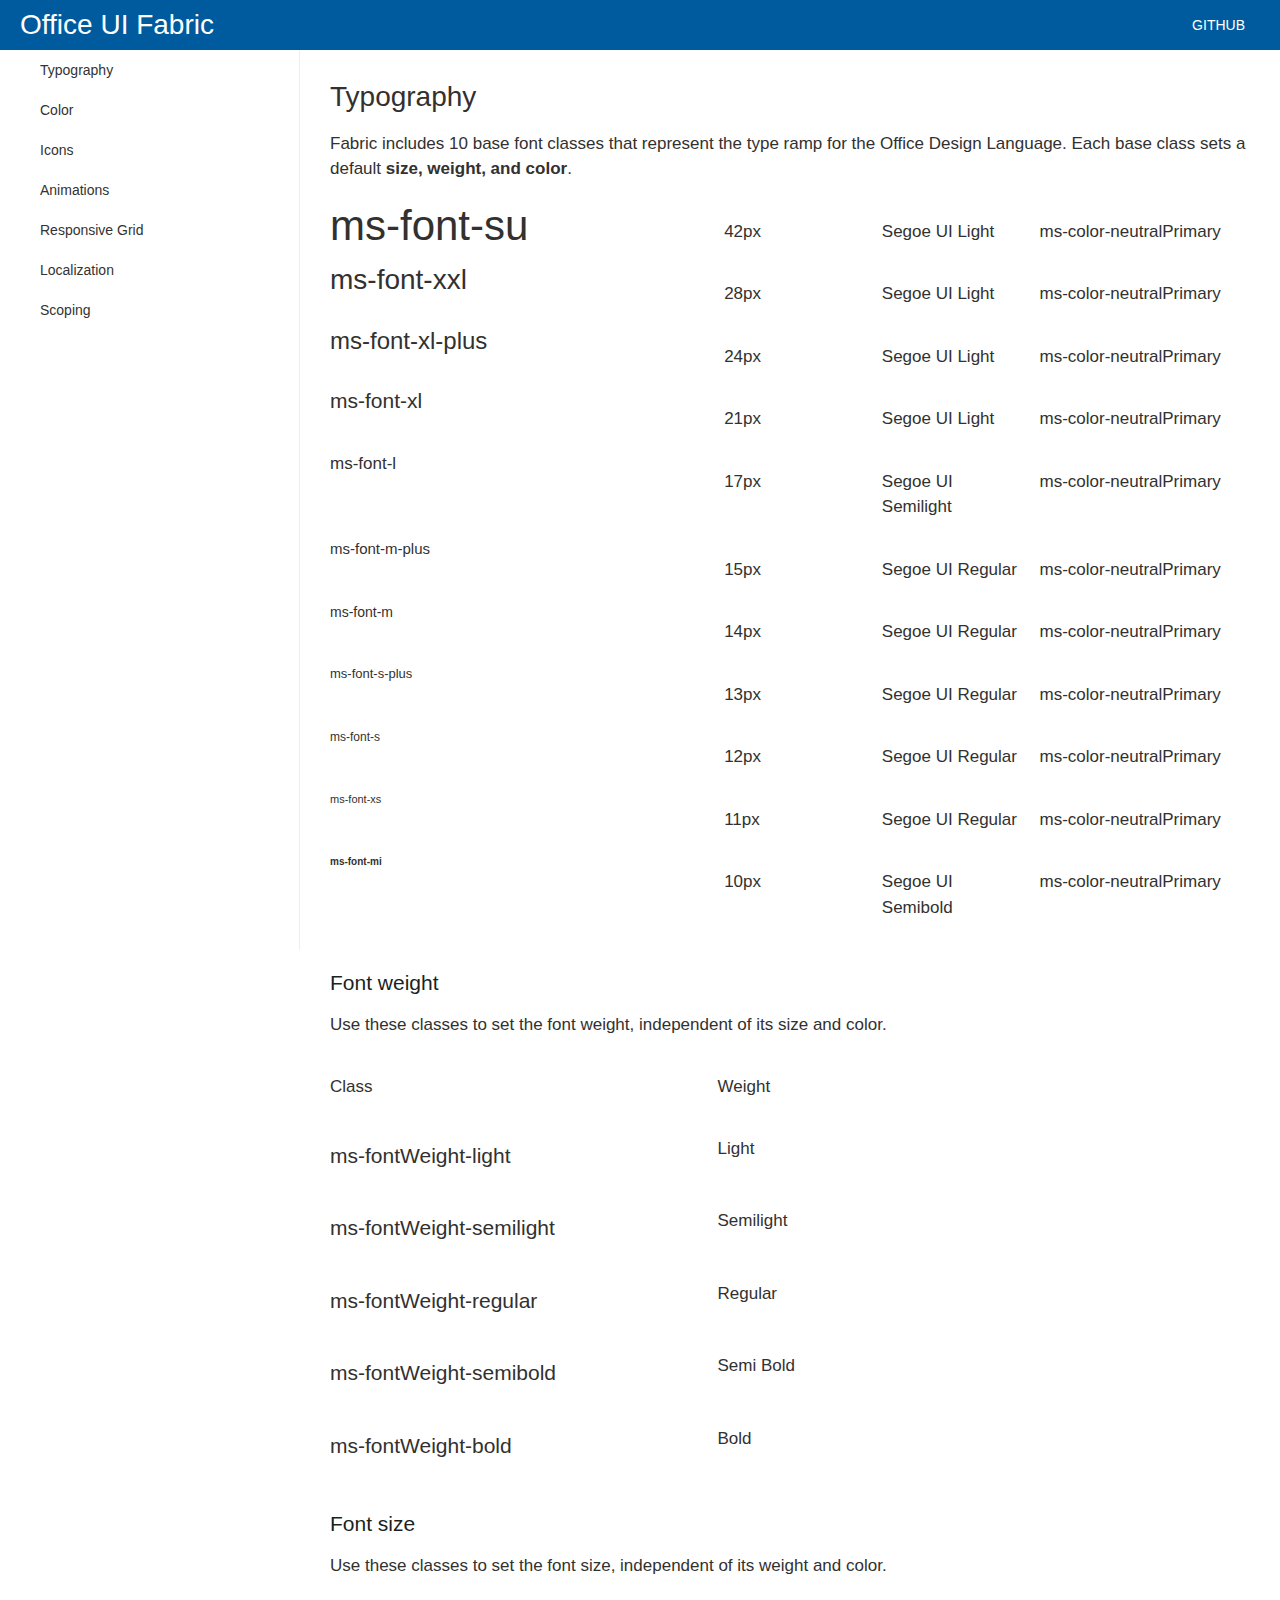
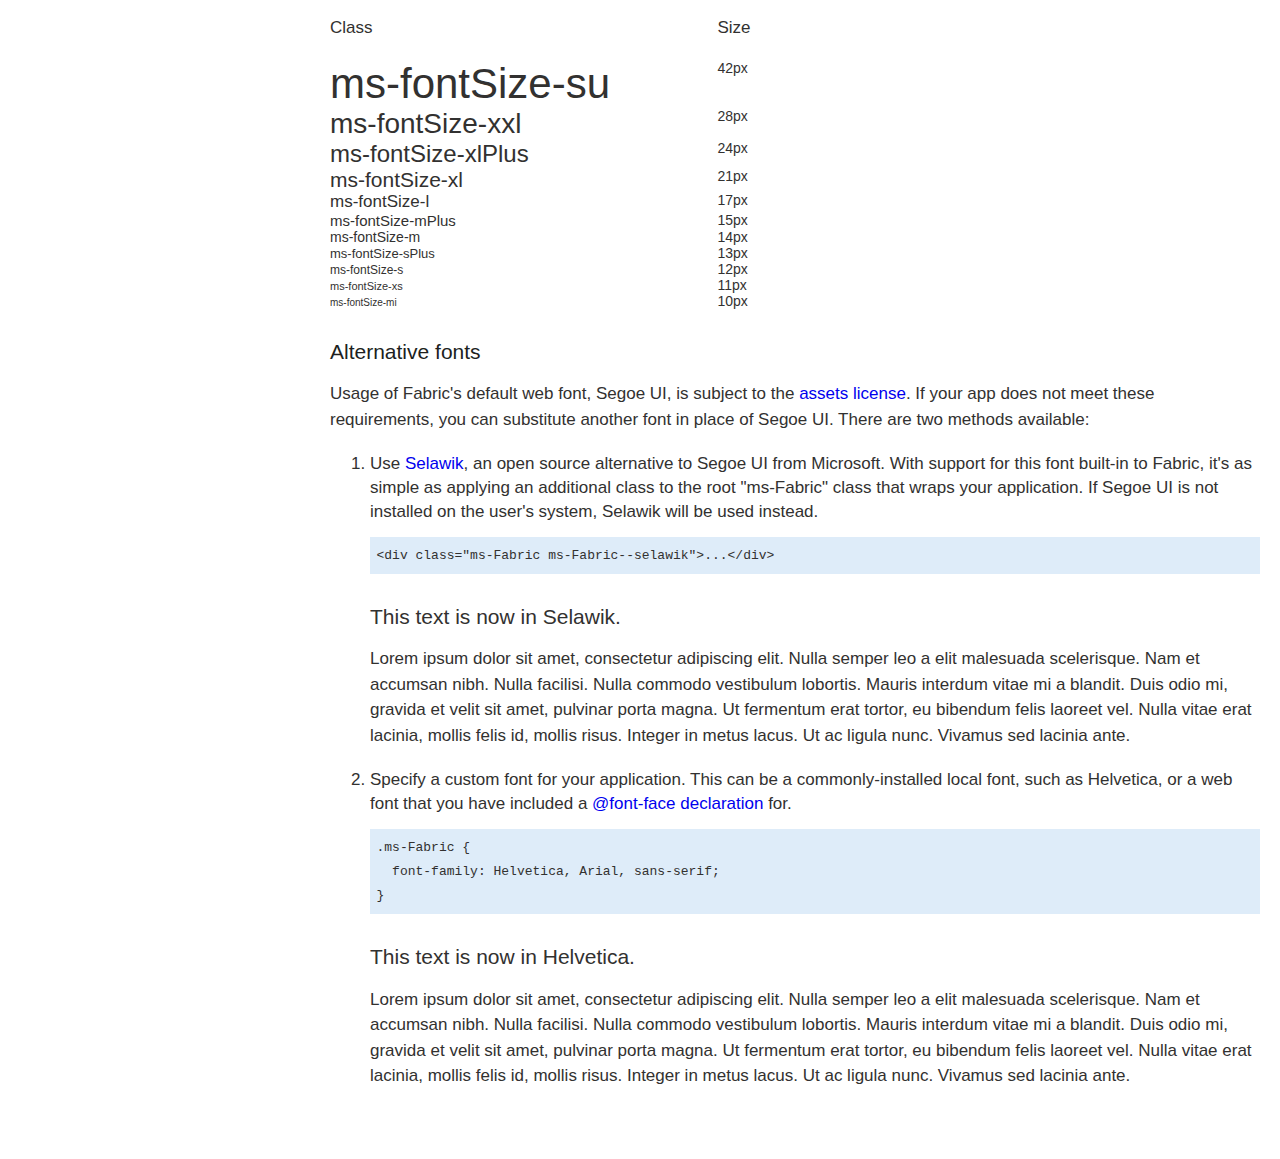
<file: BlazingNotes/Client/wwwroot/lib/office-ui-fabric-core/documentation/Typography/index.html>
<!DOCTYPE html>
<html lang="en" dir="ltr">
<head>
  <meta charset="UTF-8">
  <title>Office Fabric UI Core Documentation</title>
  <link rel="stylesheet" href="../../css/fabric.css">
  <link rel="stylesheet" href="../docs.css">
  <link rel="stylesheet" href="https://static2.sharepointonline.com/files/fabric/office-ui-fabric-core/2.6.2/css/fabric.components.min.css">
</head>
<body class="ms-Fabric">
<div id="body-content">
    <div id="Header" class="docs-Header">
	    <a class="ms-font-xxl ms-fontColor-white" href="/">Office UI Fabric</a>
	    <div class="Header-buttons">
            <a href="https://github.com/OfficeDev/office-ui-fabric-core/" class="Header-button ms-fontColor-white">Github</a>
        </div>
	</div>
	<div class="docs-Page has-leftNav">
	    <div class="docs-Page-leftNav">
    <div class="LeftNav-links" role="menu" aria-label="Anchor links for navigating this page">
			<div class="LeftNav-item">
	        	<a class="Typography LeftNav-link ms-border-color-themePrimary ms-font-l ms-font-color-neutralSecondary" href="/Typography">Typography</a>
	      	</div>
	      	<div class="LeftNav-item">
	        	<a class="Color LeftNav-link ms-border-color-themePrimary ms-font-l ms-font-color-neutralSecondary" href="/Color">Color</a>
	      	</div>
	      	<div class="LeftNav-item">
	        	<a class="Icons LeftNav-link ms-border-color-themePrimary ms-font-l ms-font-color-neutralSecondary" href="/Icons">Icons</a>
	      	</div>
	      	<div class="LeftNav-item">
	        	<a class="Animations LeftNav-link ms-border-color-themePrimary ms-font-l ms-font-color-neutralSecondary" href="/Animations">Animations</a>
	      	</div>
	      	<div class="LeftNav-item">
	        	<a class="Responsive-Grid LeftNav-link ms-border-color-themePrimary ms-font-l ms-font-color-neutralSecondary" href="/Responsive-Grid">Responsive Grid</a>
	      	</div>
	      	<div class="LeftNav-item">
	        	<a class="Localization LeftNav-link ms-border-color-themePrimary ms-font-l ms-font-color-neutralSecondary" href="/Localization">Localization</a>
	      	</div>
	      	<div class="LeftNav-item">
	        	<a class="Scoping LeftNav-link ms-border-color-themePrimary ms-font-l ms-font-color-neutralSecondary" href="/Scoping">Scoping</a>
	      	</div>
    </div>
</div>

<div class="docs-Styles-section" id="typography">
  <h2>Typography</h2>
  <p>Fabric includes 10 base font classes that represent the type ramp for the Office Design Language. Each base class sets a default <strong>size, weight, and color</strong>.</p>
  
  <ul class="ms-Grid docs-ListTable" aria-label="Typography classes table">
      <li class="ms-Grid-row" aria-label="Information for font class ms-font-su">
        <div class="ms-Grid-col ms-sm12 ms-lg5" aria-label="Class name ms-font-su">
          <span class="ms-font-su">ms-font-su</span>
        </div>
        <div class="ms-Grid-col ms-sm12 ms-lg2" aria-label="Class ms-font-su uses the font size 42px">
          <p class="msfont-size-m">42px</p>
        </div>
        <div class="ms-Grid-col ms-sm12 ms-lg2" aria-label="Class ms-font-su uses the font weight Segoe UI Light">
          <p class="ms-font-size-m">Segoe UI Light</p>
        </div>
        <div class="ms-Grid-col ms-sm12 ms-lg3" aria-label="Class ms-font-su uses the color class ms-color-neutralPrimary">
          <p class="ms-font-size-m">ms-color-neutralPrimary</p>
        </div>
      </li>      <li class="ms-Grid-row" aria-label="Information for font class ms-font-xxl">
        <div class="ms-Grid-col ms-sm12 ms-lg5" aria-label="Class name ms-font-xxl">
          <span class="ms-font-xxl">ms-font-xxl</span>
        </div>
        <div class="ms-Grid-col ms-sm12 ms-lg2" aria-label="Class ms-font-xxl uses the font size 28px">
          <p class="msfont-size-m">28px</p>
        </div>
        <div class="ms-Grid-col ms-sm12 ms-lg2" aria-label="Class ms-font-xxl uses the font weight Segoe UI Light">
          <p class="ms-font-size-m">Segoe UI Light</p>
        </div>
        <div class="ms-Grid-col ms-sm12 ms-lg3" aria-label="Class ms-font-xxl uses the color class ms-color-neutralPrimary">
          <p class="ms-font-size-m">ms-color-neutralPrimary</p>
        </div>
      </li>      <li class="ms-Grid-row" aria-label="Information for font class ms-font-xl-plus">
        <div class="ms-Grid-col ms-sm12 ms-lg5" aria-label="Class name ms-font-xl-plus">
          <span class="ms-font-xl-plus">ms-font-xl-plus</span>
        </div>
        <div class="ms-Grid-col ms-sm12 ms-lg2" aria-label="Class ms-font-xl-plus uses the font size 24px">
          <p class="msfont-size-m">24px</p>
        </div>
        <div class="ms-Grid-col ms-sm12 ms-lg2" aria-label="Class ms-font-xl-plus uses the font weight Segoe UI Light">
          <p class="ms-font-size-m">Segoe UI Light</p>
        </div>
        <div class="ms-Grid-col ms-sm12 ms-lg3" aria-label="Class ms-font-xl-plus uses the color class ms-color-neutralPrimary">
          <p class="ms-font-size-m">ms-color-neutralPrimary</p>
        </div>
      </li>      <li class="ms-Grid-row" aria-label="Information for font class ms-font-xl">
        <div class="ms-Grid-col ms-sm12 ms-lg5" aria-label="Class name ms-font-xl">
          <span class="ms-font-xl">ms-font-xl</span>
        </div>
        <div class="ms-Grid-col ms-sm12 ms-lg2" aria-label="Class ms-font-xl uses the font size 21px">
          <p class="msfont-size-m">21px</p>
        </div>
        <div class="ms-Grid-col ms-sm12 ms-lg2" aria-label="Class ms-font-xl uses the font weight Segoe UI Light">
          <p class="ms-font-size-m">Segoe UI Light</p>
        </div>
        <div class="ms-Grid-col ms-sm12 ms-lg3" aria-label="Class ms-font-xl uses the color class ms-color-neutralPrimary">
          <p class="ms-font-size-m">ms-color-neutralPrimary</p>
        </div>
      </li>      <li class="ms-Grid-row" aria-label="Information for font class ms-font-l">
        <div class="ms-Grid-col ms-sm12 ms-lg5" aria-label="Class name ms-font-l">
          <span class="ms-font-l">ms-font-l</span>
        </div>
        <div class="ms-Grid-col ms-sm12 ms-lg2" aria-label="Class ms-font-l uses the font size 17px">
          <p class="msfont-size-m">17px</p>
        </div>
        <div class="ms-Grid-col ms-sm12 ms-lg2" aria-label="Class ms-font-l uses the font weight Segoe UI Semilight">
          <p class="ms-font-size-m">Segoe UI Semilight</p>
        </div>
        <div class="ms-Grid-col ms-sm12 ms-lg3" aria-label="Class ms-font-l uses the color class ms-color-neutralPrimary">
          <p class="ms-font-size-m">ms-color-neutralPrimary</p>
        </div>
      </li>      <li class="ms-Grid-row" aria-label="Information for font class ms-font-m-plus">
        <div class="ms-Grid-col ms-sm12 ms-lg5" aria-label="Class name ms-font-m-plus">
          <span class="ms-font-m-plus">ms-font-m-plus</span>
        </div>
        <div class="ms-Grid-col ms-sm12 ms-lg2" aria-label="Class ms-font-m-plus uses the font size 15px">
          <p class="msfont-size-m">15px</p>
        </div>
        <div class="ms-Grid-col ms-sm12 ms-lg2" aria-label="Class ms-font-m-plus uses the font weight Segoe UI Regular">
          <p class="ms-font-size-m">Segoe UI Regular</p>
        </div>
        <div class="ms-Grid-col ms-sm12 ms-lg3" aria-label="Class ms-font-m-plus uses the color class ms-color-neutralPrimary">
          <p class="ms-font-size-m">ms-color-neutralPrimary</p>
        </div>
      </li>      <li class="ms-Grid-row" aria-label="Information for font class ms-font-m">
        <div class="ms-Grid-col ms-sm12 ms-lg5" aria-label="Class name ms-font-m">
          <span class="ms-font-m">ms-font-m</span>
        </div>
        <div class="ms-Grid-col ms-sm12 ms-lg2" aria-label="Class ms-font-m uses the font size 14px">
          <p class="msfont-size-m">14px</p>
        </div>
        <div class="ms-Grid-col ms-sm12 ms-lg2" aria-label="Class ms-font-m uses the font weight Segoe UI Regular">
          <p class="ms-font-size-m">Segoe UI Regular</p>
        </div>
        <div class="ms-Grid-col ms-sm12 ms-lg3" aria-label="Class ms-font-m uses the color class ms-color-neutralPrimary">
          <p class="ms-font-size-m">ms-color-neutralPrimary</p>
        </div>
      </li>      <li class="ms-Grid-row" aria-label="Information for font class ms-font-s-plus">
        <div class="ms-Grid-col ms-sm12 ms-lg5" aria-label="Class name ms-font-s-plus">
          <span class="ms-font-s-plus">ms-font-s-plus</span>
        </div>
        <div class="ms-Grid-col ms-sm12 ms-lg2" aria-label="Class ms-font-s-plus uses the font size 13px">
          <p class="msfont-size-m">13px</p>
        </div>
        <div class="ms-Grid-col ms-sm12 ms-lg2" aria-label="Class ms-font-s-plus uses the font weight Segoe UI Regular">
          <p class="ms-font-size-m">Segoe UI Regular</p>
        </div>
        <div class="ms-Grid-col ms-sm12 ms-lg3" aria-label="Class ms-font-s-plus uses the color class ms-color-neutralPrimary">
          <p class="ms-font-size-m">ms-color-neutralPrimary</p>
        </div>
      </li>      <li class="ms-Grid-row" aria-label="Information for font class ms-font-s">
        <div class="ms-Grid-col ms-sm12 ms-lg5" aria-label="Class name ms-font-s">
          <span class="ms-font-s">ms-font-s</span>
        </div>
        <div class="ms-Grid-col ms-sm12 ms-lg2" aria-label="Class ms-font-s uses the font size 12px">
          <p class="msfont-size-m">12px</p>
        </div>
        <div class="ms-Grid-col ms-sm12 ms-lg2" aria-label="Class ms-font-s uses the font weight Segoe UI Regular">
          <p class="ms-font-size-m">Segoe UI Regular</p>
        </div>
        <div class="ms-Grid-col ms-sm12 ms-lg3" aria-label="Class ms-font-s uses the color class ms-color-neutralPrimary">
          <p class="ms-font-size-m">ms-color-neutralPrimary</p>
        </div>
      </li>      <li class="ms-Grid-row" aria-label="Information for font class ms-font-xs">
        <div class="ms-Grid-col ms-sm12 ms-lg5" aria-label="Class name ms-font-xs">
          <span class="ms-font-xs">ms-font-xs</span>
        </div>
        <div class="ms-Grid-col ms-sm12 ms-lg2" aria-label="Class ms-font-xs uses the font size 11px">
          <p class="msfont-size-m">11px</p>
        </div>
        <div class="ms-Grid-col ms-sm12 ms-lg2" aria-label="Class ms-font-xs uses the font weight Segoe UI Regular">
          <p class="ms-font-size-m">Segoe UI Regular</p>
        </div>
        <div class="ms-Grid-col ms-sm12 ms-lg3" aria-label="Class ms-font-xs uses the color class ms-color-neutralPrimary">
          <p class="ms-font-size-m">ms-color-neutralPrimary</p>
        </div>
      </li>      <li class="ms-Grid-row" aria-label="Information for font class ms-font-mi">
        <div class="ms-Grid-col ms-sm12 ms-lg5" aria-label="Class name ms-font-mi">
          <span class="ms-font-mi">ms-font-mi</span>
        </div>
        <div class="ms-Grid-col ms-sm12 ms-lg2" aria-label="Class ms-font-mi uses the font size 10px">
          <p class="msfont-size-m">10px</p>
        </div>
        <div class="ms-Grid-col ms-sm12 ms-lg2" aria-label="Class ms-font-mi uses the font weight Segoe UI Semibold">
          <p class="ms-font-size-m">Segoe UI Semibold</p>
        </div>
        <div class="ms-Grid-col ms-sm12 ms-lg3" aria-label="Class ms-font-mi uses the color class ms-color-neutralPrimary">
          <p class="ms-font-size-m">ms-color-neutralPrimary</p>
        </div>
      </li>  </ul>

  <h3>Font weight</h3>
  <p>Use these classes to set the font weight, independent of its size and color.</p>
  
  <div class="ms-Grid" role="grid">
    <div class="ms-Grid-row docs-HelperClasses">
      <div class="ms-Grid-row docs-TypeHeader" role="row">
        <div class="ms-Grid-col ms-sm12 ms-lg5 docs-HelperHeader" role="columnheader">
          <p class="ms-font-l docs-subHeading ms-fontWeight-semibold">Class</p>
        </div>
        <div class="ms-Grid-col ms-sm12 ms-lg3 docs-HelperHeader" role="columnheader">
          <p class="ms-font-l docs-subHeading ms-fontWeight-semibold">Weight</p>
        </div>
      </div>
        <div class="ms-Grid-row" role="row">
          <div class="ms-Grid-col ms-sm12 ms-lg5" role="gridcell">
            <p class="ms-font-xl ms-fontWeight-light">ms-fontWeight-light</p>
          </div>
          <div class="ms-Grid-col ms-sm12 ms-lg3" role="gridcell">
            <p class="font-size-m">Light</p>
          </div>
        </div>        <div class="ms-Grid-row" role="row">
          <div class="ms-Grid-col ms-sm12 ms-lg5" role="gridcell">
            <p class="ms-font-xl ms-fontWeight-semilight">ms-fontWeight-semilight</p>
          </div>
          <div class="ms-Grid-col ms-sm12 ms-lg3" role="gridcell">
            <p class="font-size-m">Semilight</p>
          </div>
        </div>        <div class="ms-Grid-row" role="row">
          <div class="ms-Grid-col ms-sm12 ms-lg5" role="gridcell">
            <p class="ms-font-xl ms-fontWeight-regular">ms-fontWeight-regular</p>
          </div>
          <div class="ms-Grid-col ms-sm12 ms-lg3" role="gridcell">
            <p class="font-size-m">Regular</p>
          </div>
        </div>        <div class="ms-Grid-row" role="row">
          <div class="ms-Grid-col ms-sm12 ms-lg5" role="gridcell">
            <p class="ms-font-xl ms-fontWeight-semibold">ms-fontWeight-semibold</p>
          </div>
          <div class="ms-Grid-col ms-sm12 ms-lg3" role="gridcell">
            <p class="font-size-m">Semi Bold</p>
          </div>
        </div>        <div class="ms-Grid-row" role="row">
          <div class="ms-Grid-col ms-sm12 ms-lg5" role="gridcell">
            <p class="ms-font-xl ms-fontWeight-bold">ms-fontWeight-bold</p>
          </div>
          <div class="ms-Grid-col ms-sm12 ms-lg3" role="gridcell">
            <p class="font-size-m">Bold</p>
          </div>
        </div>    </div>
  </div>

  <h3>Font size</h3>
  <p>Use these classes to set the font size, independent of its weight and color.</p>
  
  <div class="ms-Grid" role="grid">
    <div class="ms-Grid-row docs-HelperClasses">
      <div class="ms-Grid-row docs-TypeHeader" role="row">
        <div class="ms-Grid-col ms-sm12 ms-lg5 docs-HelperHeader" role="columnheader">
          <p class="ms-font-l docs-subHeading ms-fontWeight-semibold">Class</p>
        </div>
        <div class="ms-Grid-col ms-sm12 ms-lg3 docs-HelperHeader" role="columnheader">
          <p class="ms-font-l docs-subHeading ms-fontWeight-semibold">Size</p>
        </div>
      </div>

        <div class="ms-Grid-row" role="row">
          <div class="ms-Grid-col ms-sm12 ms-lg5" role="gridcell">
            <span class="ms-fontSize-su">ms-fontSize-su</span>
          </div>
          <div class="ms-Grid-col ms-sm12 ms-lg3" role="gridcell">
            <span class="ms-fontSize-m">42px</span>
          </div>
        </div>        <div class="ms-Grid-row" role="row">
          <div class="ms-Grid-col ms-sm12 ms-lg5" role="gridcell">
            <span class="ms-fontSize-xxl">ms-fontSize-xxl</span>
          </div>
          <div class="ms-Grid-col ms-sm12 ms-lg3" role="gridcell">
            <span class="ms-fontSize-m">28px</span>
          </div>
        </div>        <div class="ms-Grid-row" role="row">
          <div class="ms-Grid-col ms-sm12 ms-lg5" role="gridcell">
            <span class="ms-fontSize-xlPlus">ms-fontSize-xlPlus</span>
          </div>
          <div class="ms-Grid-col ms-sm12 ms-lg3" role="gridcell">
            <span class="ms-fontSize-m">24px</span>
          </div>
        </div>        <div class="ms-Grid-row" role="row">
          <div class="ms-Grid-col ms-sm12 ms-lg5" role="gridcell">
            <span class="ms-fontSize-xl">ms-fontSize-xl</span>
          </div>
          <div class="ms-Grid-col ms-sm12 ms-lg3" role="gridcell">
            <span class="ms-fontSize-m">21px</span>
          </div>
        </div>        <div class="ms-Grid-row" role="row">
          <div class="ms-Grid-col ms-sm12 ms-lg5" role="gridcell">
            <span class="ms-fontSize-l">ms-fontSize-l</span>
          </div>
          <div class="ms-Grid-col ms-sm12 ms-lg3" role="gridcell">
            <span class="ms-fontSize-m">17px</span>
          </div>
        </div>        <div class="ms-Grid-row" role="row">
          <div class="ms-Grid-col ms-sm12 ms-lg5" role="gridcell">
            <span class="ms-fontSize-mPlus">ms-fontSize-mPlus</span>
          </div>
          <div class="ms-Grid-col ms-sm12 ms-lg3" role="gridcell">
            <span class="ms-fontSize-m">15px</span>
          </div>
        </div>        <div class="ms-Grid-row" role="row">
          <div class="ms-Grid-col ms-sm12 ms-lg5" role="gridcell">
            <span class="ms-fontSize-m">ms-fontSize-m</span>
          </div>
          <div class="ms-Grid-col ms-sm12 ms-lg3" role="gridcell">
            <span class="ms-fontSize-m">14px</span>
          </div>
        </div>        <div class="ms-Grid-row" role="row">
          <div class="ms-Grid-col ms-sm12 ms-lg5" role="gridcell">
            <span class="ms-fontSize-sPlus">ms-fontSize-sPlus</span>
          </div>
          <div class="ms-Grid-col ms-sm12 ms-lg3" role="gridcell">
            <span class="ms-fontSize-m">13px</span>
          </div>
        </div>        <div class="ms-Grid-row" role="row">
          <div class="ms-Grid-col ms-sm12 ms-lg5" role="gridcell">
            <span class="ms-fontSize-s">ms-fontSize-s</span>
          </div>
          <div class="ms-Grid-col ms-sm12 ms-lg3" role="gridcell">
            <span class="ms-fontSize-m">12px</span>
          </div>
        </div>        <div class="ms-Grid-row" role="row">
          <div class="ms-Grid-col ms-sm12 ms-lg5" role="gridcell">
            <span class="ms-fontSize-xs">ms-fontSize-xs</span>
          </div>
          <div class="ms-Grid-col ms-sm12 ms-lg3" role="gridcell">
            <span class="ms-fontSize-m">11px</span>
          </div>
        </div>        <div class="ms-Grid-row" role="row">
          <div class="ms-Grid-col ms-sm12 ms-lg5" role="gridcell">
            <span class="ms-fontSize-mi">ms-fontSize-mi</span>
          </div>
          <div class="ms-Grid-col ms-sm12 ms-lg3" role="gridcell">
            <span class="ms-fontSize-m">10px</span>
          </div>
        </div>    </div>
  </div>

  <h3>Alternative fonts</h3>
  <p>Usage of Fabric's default web font, Segoe UI, is subject to the <a href="https://aka.ms/fabric-assets-license/">assets license</a>. If your app does not meet these requirements, you can substitute another font in place of Segoe UI. There are two methods available:</p>

  <ol class="ms-font-l">
    <li>
      Use <a href="https://github.com/Microsoft/Selawik">Selawik</a>, an open source alternative to Segoe UI from Microsoft. With support for this font built-in to Fabric, it's as simple as applying an additional class to the root "ms-Fabric" class that wraps your application. If Segoe UI is not installed on the user's system, Selawik will be used instead.
      <pre><code class="hljs">&lt;div class="ms-Fabric ms-Fabric--selawik"&gt;...&lt;/div&gt;</code></pre>
      <div class="ms-Fabric ms-Fabric--selawik">
        <h4 class="ms-font-xl">This text is now in Selawik.</h4>
        <p>Lorem ipsum dolor sit amet, consectetur adipiscing elit. Nulla semper leo a elit malesuada scelerisque. Nam et accumsan nibh. Nulla facilisi. Nulla commodo vestibulum lobortis. Mauris interdum vitae mi a blandit. Duis odio mi, gravida et velit sit amet, pulvinar porta magna. Ut fermentum erat tortor, eu bibendum felis laoreet vel. Nulla vitae erat lacinia, mollis felis id, mollis risus. Integer in metus lacus. Ut ac ligula nunc. Vivamus sed lacinia ante.</p>
      </div>
    </li>
    <li>
      Specify a custom font for your application. This can be a commonly-installed local font, such as Helvetica, or a web font that you have included a <a href="https://developer.mozilla.org/en-US/docs/Web/CSS/@font-face?redirectlocale=en-US&redirectslug=CSS%2F%40font-face">@font-face declaration</a> for.
<pre><code class="hljs">.ms-Fabric {
  font-family: Helvetica, Arial, sans-serif;
}</code></pre>
      <div class="ms-Fabric" style="font-family: Helvetica, Arial, sans-serif;">
        <h4 class="ms-font-xl">This text is now in Helvetica.</h4>
        <p>Lorem ipsum dolor sit amet, consectetur adipiscing elit. Nulla semper leo a elit malesuada scelerisque. Nam et accumsan nibh. Nulla facilisi. Nulla commodo vestibulum lobortis. Mauris interdum vitae mi a blandit. Duis odio mi, gravida et velit sit amet, pulvinar porta magna. Ut fermentum erat tortor, eu bibendum felis laoreet vel. Nulla vitae erat lacinia, mollis felis id, mollis risus. Integer in metus lacus. Ut ac ligula nunc. Vivamus sed lacinia ante.</p>
      </div>
    </li>
  </ol>
</div>

  </div>
</div>
<script>
	var currPage = window.location.pathname.replace(/\//g, '');
	if (currPage) {
		document.getElementsByClassName(currPage)[0].classList.add('LeftNav-link--active');
	}
</script>
</body>
</html>
</file>
<file: BlazingNotes/Client/wwwroot/lib/office-ui-fabric-core/css/fabric.css>
@charset 'UTF-8';
/* Copyright (c) Microsoft. All rights reserved. Licensed under the MIT license. See LICENSE in the project root for license information. */
/**
 * Office UI Fabric Core 11.0.0
 * The front-end framework for building experiences for Office 365.
 **/
/*
  Your use of the content in the files referenced here is subject to the terms of the license at http://aka.ms/fabric-assets-license
*/
@-webkit-keyframes ms-motion-fadeIn {
  from {
    opacity: 0;
  }

  to {
    opacity: 1;
  }
}

@keyframes ms-motion-fadeIn {
  from {
    opacity: 0;
  }

  to {
    opacity: 1;
  }
}

@-webkit-keyframes ms-motion-fadeOut {
  from {
    opacity: 1;
  }

  to {
    opacity: 0;
  }
}

@keyframes ms-motion-fadeOut {
  from {
    opacity: 1;
  }

  to {
    opacity: 0;
  }
}

@-webkit-keyframes ms-motion-scaleDownIn {
  from {
    transform: scale3d(1.15, 1.15, 1);
  }

  to {
    transform: scale3d(1, 1, 1);
  }
}

@keyframes ms-motion-scaleDownIn {
  from {
    transform: scale3d(1.15, 1.15, 1);
  }

  to {
    transform: scale3d(1, 1, 1);
  }
}

@-webkit-keyframes ms-motion-scaleDownOut {
  from {
    transform: scale3d(1, 1, 1);
  }

  to {
    transform: scale3d(0.9, 0.9, 1);
  }
}

@keyframes ms-motion-scaleDownOut {
  from {
    transform: scale3d(1, 1, 1);
  }

  to {
    transform: scale3d(0.9, 0.9, 1);
  }
}

@-webkit-keyframes ms-motion-slideLeftOut {
  from {
    transform: translate3d(0, 0, 0);
  }

  to {
    transform: translate3d(-48px, 0, 0);
  }
}

@keyframes ms-motion-slideLeftOut {
  from {
    transform: translate3d(0, 0, 0);
  }

  to {
    transform: translate3d(-48px, 0, 0);
  }
}

@-webkit-keyframes ms-motion-slideRightOut {
  from {
    transform: translate3d(0, 0, 0);
  }

  to {
    transform: translate3d(48px, 0, 0);
  }
}

@keyframes ms-motion-slideRightOut {
  from {
    transform: translate3d(0, 0, 0);
  }

  to {
    transform: translate3d(48px, 0, 0);
  }
}

@-webkit-keyframes ms-motion-slideLeftIn {
  from {
    transform: translate3d(48px, 0, 0);
  }

  to {
    transform: translate3d(0, 0, 0);
  }
}

@keyframes ms-motion-slideLeftIn {
  from {
    transform: translate3d(48px, 0, 0);
  }

  to {
    transform: translate3d(0, 0, 0);
  }
}

@-webkit-keyframes ms-motion-slideRightIn {
  from {
    transform: translate3d(-48px, 0, 0);
  }

  to {
    transform: translate3d(0px, 0, 0);
  }
}

@keyframes ms-motion-slideRightIn {
  from {
    transform: translate3d(-48px, 0, 0);
  }

  to {
    transform: translate3d(0px, 0, 0);
  }
}

@-webkit-keyframes ms-motion-slideUpOut {
  from {
    transform: translate3d(0, 0, 0);
  }

  to {
    transform: translate3d(0, -48px, 0);
  }
}

@keyframes ms-motion-slideUpOut {
  from {
    transform: translate3d(0, 0, 0);
  }

  to {
    transform: translate3d(0, -48px, 0);
  }
}

@-webkit-keyframes ms-motion-slideDownOut {
  from {
    transform: translate3d(0, 0, 0);
  }

  to {
    transform: translate3d(0, 48px, 0);
  }
}

@keyframes ms-motion-slideDownOut {
  from {
    transform: translate3d(0, 0, 0);
  }

  to {
    transform: translate3d(0, 48px, 0);
  }
}

@-webkit-keyframes ms-motion-slideUpIn {
  from {
    transform: translate3d(0, 48px, 0);
  }

  to {
    transform: translate3d(0, 0, 0);
  }
}

@keyframes ms-motion-slideUpIn {
  from {
    transform: translate3d(0, 48px, 0);
  }

  to {
    transform: translate3d(0, 0, 0);
  }
}

@-webkit-keyframes ms-motion-slideDownIn {
  from {
    transform: translate3d(0, -48px, 0);
  }

  to {
    transform: translate3d(0px, 0, 0);
  }
}

@keyframes ms-motion-slideDownIn {
  from {
    transform: translate3d(0, -48px, 0);
  }

  to {
    transform: translate3d(0px, 0, 0);
  }
}

.ms-motion-fadeIn {
  -webkit-animation: ms-motion-fadeIn 100ms cubic-bezier(0, 0, 1, 1) both;
          animation: ms-motion-fadeIn 100ms cubic-bezier(0, 0, 1, 1) both;
}

.ms-motion-fadeOut {
  -webkit-animation: ms-motion-fadeOut 100ms cubic-bezier(0, 0, 1, 1) both;
          animation: ms-motion-fadeOut 100ms cubic-bezier(0, 0, 1, 1) both;
}

.ms-motion-scaleDownIn {
  -webkit-animation: ms-motion-scaleDownIn 300ms cubic-bezier(0.1, 0.9, 0.2, 1) both, ms-motion-fadeIn 100ms cubic-bezier(0, 0, 1, 1) both;
          animation: ms-motion-scaleDownIn 300ms cubic-bezier(0.1, 0.9, 0.2, 1) both, ms-motion-fadeIn 100ms cubic-bezier(0, 0, 1, 1) both;
}

.ms-motion-scaleDownOut {
  -webkit-animation: ms-motion-scaleDownOut 300ms cubic-bezier(0.1, 0.9, 0.2, 1) both, ms-motion-fadeOut 100ms cubic-bezier(0, 0, 1, 1) both;
          animation: ms-motion-scaleDownOut 300ms cubic-bezier(0.1, 0.9, 0.2, 1) both, ms-motion-fadeOut 100ms cubic-bezier(0, 0, 1, 1) both;
}

[dir='ltr'] .ms-motion-slideLeftOut {
  -webkit-animation: ms-motion-slideLeftOut 100ms cubic-bezier(0.9, 0.1, 1, 0.2) both, ms-motion-fadeOut 100ms cubic-bezier(0, 0, 1, 1) both;
          animation: ms-motion-slideLeftOut 100ms cubic-bezier(0.9, 0.1, 1, 0.2) both, ms-motion-fadeOut 100ms cubic-bezier(0, 0, 1, 1) both;
}

[dir='rtl'] .ms-motion-slideLeftOut {
  -webkit-animation: ms-motion-slideRightOut 100ms cubic-bezier(0.9, 0.1, 1, 0.2) both, ms-motion-fadeOut 100ms cubic-bezier(0, 0, 1, 1) both;
          animation: ms-motion-slideRightOut 100ms cubic-bezier(0.9, 0.1, 1, 0.2) both, ms-motion-fadeOut 100ms cubic-bezier(0, 0, 1, 1) both;
}

[dir='ltr'] .ms-motion-slideRightOut {
  -webkit-animation: ms-motion-slideRightOut 100ms cubic-bezier(0.9, 0.1, 1, 0.2) both, ms-motion-fadeOut 100ms cubic-bezier(0, 0, 1, 1) both;
          animation: ms-motion-slideRightOut 100ms cubic-bezier(0.9, 0.1, 1, 0.2) both, ms-motion-fadeOut 100ms cubic-bezier(0, 0, 1, 1) both;
}

[dir='rtl'] .ms-motion-slideRightOut {
  -webkit-animation: ms-motion-slideLeftOut 100ms cubic-bezier(0.9, 0.1, 1, 0.2) both, ms-motion-fadeOut 100ms cubic-bezier(0, 0, 1, 1) both;
          animation: ms-motion-slideLeftOut 100ms cubic-bezier(0.9, 0.1, 1, 0.2) both, ms-motion-fadeOut 100ms cubic-bezier(0, 0, 1, 1) both;
}

[dir='ltr'] .ms-motion-slideLeftIn {
  -webkit-animation: ms-motion-slideLeftIn 100ms cubic-bezier(0.1, 0.9, 0.2, 1) both, ms-motion-fadeIn 100ms cubic-bezier(0, 0, 1, 1) both;
          animation: ms-motion-slideLeftIn 100ms cubic-bezier(0.1, 0.9, 0.2, 1) both, ms-motion-fadeIn 100ms cubic-bezier(0, 0, 1, 1) both;
}

[dir='rtl'] .ms-motion-slideLeftIn {
  -webkit-animation: ms-motion-slideRightIn 100ms cubic-bezier(0.1, 0.9, 0.2, 1) both, ms-motion-fadeIn 100ms cubic-bezier(0, 0, 1, 1) both;
          animation: ms-motion-slideRightIn 100ms cubic-bezier(0.1, 0.9, 0.2, 1) both, ms-motion-fadeIn 100ms cubic-bezier(0, 0, 1, 1) both;
}

[dir='ltr'] .ms-motion-slideRightIn {
  -webkit-animation: ms-motion-slideRightIn 100ms cubic-bezier(0.1, 0.9, 0.2, 1) both, ms-motion-fadeIn 100ms cubic-bezier(0, 0, 1, 1) both;
          animation: ms-motion-slideRightIn 100ms cubic-bezier(0.1, 0.9, 0.2, 1) both, ms-motion-fadeIn 100ms cubic-bezier(0, 0, 1, 1) both;
}

[dir='rtl'] .ms-motion-slideRightIn {
  -webkit-animation: ms-motion-slideLeftIn 100ms cubic-bezier(0.1, 0.9, 0.2, 1) both, ms-motion-fadeIn 100ms cubic-bezier(0, 0, 1, 1) both;
          animation: ms-motion-slideLeftIn 100ms cubic-bezier(0.1, 0.9, 0.2, 1) both, ms-motion-fadeIn 100ms cubic-bezier(0, 0, 1, 1) both;
}

.ms-motion-slideUpOut {
  -webkit-animation: ms-motion-slideUpOut 100ms cubic-bezier(0.9, 0.1, 1, 0.2) both, ms-motion-fadeOut 100ms cubic-bezier(0, 0, 1, 1) both;
          animation: ms-motion-slideUpOut 100ms cubic-bezier(0.9, 0.1, 1, 0.2) both, ms-motion-fadeOut 100ms cubic-bezier(0, 0, 1, 1) both;
}

.ms-motion-slideDownOut {
  -webkit-animation: ms-motion-slideDownOut 100ms cubic-bezier(0.9, 0.1, 1, 0.2) both, ms-motion-fadeOut 100ms cubic-bezier(0, 0, 1, 1) both;
          animation: ms-motion-slideDownOut 100ms cubic-bezier(0.9, 0.1, 1, 0.2) both, ms-motion-fadeOut 100ms cubic-bezier(0, 0, 1, 1) both;
}

.ms-motion-slideUpIn {
  -webkit-animation: ms-motion-slideUpIn 100ms cubic-bezier(0.1, 0.9, 0.2, 1) both, ms-motion-fadeIn 100ms cubic-bezier(0, 0, 1, 1) both;
          animation: ms-motion-slideUpIn 100ms cubic-bezier(0.1, 0.9, 0.2, 1) both, ms-motion-fadeIn 100ms cubic-bezier(0, 0, 1, 1) both;
}

.ms-motion-slideDownIn {
  -webkit-animation: ms-motion-slideDownIn 100ms cubic-bezier(0.1, 0.9, 0.2, 1) both, ms-motion-fadeIn 100ms cubic-bezier(0, 0, 1, 1) both;
          animation: ms-motion-slideDownIn 100ms cubic-bezier(0.1, 0.9, 0.2, 1) both, ms-motion-fadeIn 100ms cubic-bezier(0, 0, 1, 1) both;
}

@-webkit-keyframes ms-slideRightIn10 {
  from {
    transform: translate3d(-10px, 0px, 0px);
  }

  to {
    transform: translate3d(0px, 0px, 0px);
  }
}

@keyframes ms-slideRightIn10 {
  from {
    transform: translate3d(-10px, 0px, 0px);
  }

  to {
    transform: translate3d(0px, 0px, 0px);
  }
}

@-webkit-keyframes ms-slideRightIn20 {
  from {
    transform: translate3d(-20px, 0px, 0px);
  }

  to {
    transform: translate3d(0px, 0px, 0px);
  }
}

@keyframes ms-slideRightIn20 {
  from {
    transform: translate3d(-20px, 0px, 0px);
  }

  to {
    transform: translate3d(0px, 0px, 0px);
  }
}

@-webkit-keyframes ms-slideRightIn40 {
  from {
    transform: translate3d(-40px, 0px, 0px);
  }

  to {
    transform: translate3d(0px, 0px, 0px);
  }
}

@keyframes ms-slideRightIn40 {
  from {
    transform: translate3d(-40px, 0px, 0px);
  }

  to {
    transform: translate3d(0px, 0px, 0px);
  }
}

@-webkit-keyframes ms-slideRightIn400 {
  from {
    transform: translate3d(-400px, 0px, 0px);
  }

  to {
    transform: translate3d(0px, 0px, 0px);
  }
}

@keyframes ms-slideRightIn400 {
  from {
    transform: translate3d(-400px, 0px, 0px);
  }

  to {
    transform: translate3d(0px, 0px, 0px);
  }
}

@-webkit-keyframes ms-slideRightOut40 {
  from {
    transform: translate3d(0px, 0px, 0px);
  }

  to {
    transform: translate3d(40px, 0px, 0px);
  }
}

@keyframes ms-slideRightOut40 {
  from {
    transform: translate3d(0px, 0px, 0px);
  }

  to {
    transform: translate3d(40px, 0px, 0px);
  }
}

@-webkit-keyframes ms-slideRightOut400 {
  from {
    transform: translate3d(0, 0px, 0px);
  }

  to {
    transform: translate3d(400px, 0px, 0px);
  }
}

@keyframes ms-slideRightOut400 {
  from {
    transform: translate3d(0, 0px, 0px);
  }

  to {
    transform: translate3d(400px, 0px, 0px);
  }
}

@-webkit-keyframes ms-slideLeftIn10 {
  from {
    transform: translate3d(10px, 0px, 0px);
  }

  to {
    transform: translate3d(0px, 0px, 0px);
  }
}

@keyframes ms-slideLeftIn10 {
  from {
    transform: translate3d(10px, 0px, 0px);
  }

  to {
    transform: translate3d(0px, 0px, 0px);
  }
}

@-webkit-keyframes ms-slideLeftIn20 {
  from {
    transform: translate3d(20px, 0px, 0px);
  }

  to {
    transform: translate3d(0px, 0px, 0px);
  }
}

@keyframes ms-slideLeftIn20 {
  from {
    transform: translate3d(20px, 0px, 0px);
  }

  to {
    transform: translate3d(0px, 0px, 0px);
  }
}

@-webkit-keyframes ms-slideLeftIn40 {
  from {
    transform: translate3d(40px, 0px, 0px);
  }

  to {
    transform: translate3d(0px, 0px, 0px);
  }
}

@keyframes ms-slideLeftIn40 {
  from {
    transform: translate3d(40px, 0px, 0px);
  }

  to {
    transform: translate3d(0px, 0px, 0px);
  }
}

@-webkit-keyframes ms-slideLeftIn400 {
  from {
    transform: translate3d(400px, 0px, 0px);
  }

  to {
    transform: translate3d(0px, 0px, 0px);
  }
}

@keyframes ms-slideLeftIn400 {
  from {
    transform: translate3d(400px, 0px, 0px);
  }

  to {
    transform: translate3d(0px, 0px, 0px);
  }
}

@-webkit-keyframes ms-slideLeftOut40 {
  from {
    transform: translate3d(0, 0px, 0px);
  }

  to {
    transform: translate3d(-40px, 0px, 0px);
  }
}

@keyframes ms-slideLeftOut40 {
  from {
    transform: translate3d(0, 0px, 0px);
  }

  to {
    transform: translate3d(-40px, 0px, 0px);
  }
}

@-webkit-keyframes ms-slideLeftOut400 {
  from {
    transform: translate3d(0, 0px, 0px);
  }

  to {
    transform: translate3d(-400px, 0px, 0px);
  }
}

@keyframes ms-slideLeftOut400 {
  from {
    transform: translate3d(0, 0px, 0px);
  }

  to {
    transform: translate3d(-400px, 0px, 0px);
  }
}

@-webkit-keyframes ms-slideUpIn10 {
  from {
    transform: translate3d(0px, 10px, 0px);
  }

  to {
    transform: translate3d(0px, 0px, 0px);
  }
}

@keyframes ms-slideUpIn10 {
  from {
    transform: translate3d(0px, 10px, 0px);
  }

  to {
    transform: translate3d(0px, 0px, 0px);
  }
}

@-webkit-keyframes ms-slideUpIn20 {
  from {
    transform: translate3d(0px, 20px, 0px);
  }

  to {
    transform: translate3d(0px, 0px, 0px);
  }
}

@keyframes ms-slideUpIn20 {
  from {
    transform: translate3d(0px, 20px, 0px);
  }

  to {
    transform: translate3d(0px, 0px, 0px);
  }
}

@-webkit-keyframes ms-slideDownIn10 {
  from {
    transform: translate3d(0px, -10px, 0px);
  }

  to {
    transform: translate3d(0px, 0px, 0px);
  }
}

@keyframes ms-slideDownIn10 {
  from {
    transform: translate3d(0px, -10px, 0px);
  }

  to {
    transform: translate3d(0px, 0px, 0px);
  }
}

@-webkit-keyframes ms-slideDownIn20 {
  from {
    transform: translate3d(0px, -20px, 0px);
  }

  to {
    transform: translate3d(0px, 0px, 0px);
  }
}

@keyframes ms-slideDownIn20 {
  from {
    transform: translate3d(0px, -20px, 0px);
  }

  to {
    transform: translate3d(0px, 0px, 0px);
  }
}

@-webkit-keyframes ms-slideUpOut10 {
  from {
    transform: translate3d(0px, 0, 0px);
  }

  to {
    transform: translate3d(0px, -10px, 0px);
  }
}

@keyframes ms-slideUpOut10 {
  from {
    transform: translate3d(0px, 0, 0px);
  }

  to {
    transform: translate3d(0px, -10px, 0px);
  }
}

@-webkit-keyframes ms-slideUpOut20 {
  from {
    transform: translate3d(0px, 0, 0px);
  }

  to {
    transform: translate3d(0px, -20px, 0px);
  }
}

@keyframes ms-slideUpOut20 {
  from {
    transform: translate3d(0px, 0, 0px);
  }

  to {
    transform: translate3d(0px, -20px, 0px);
  }
}

@-webkit-keyframes ms-slideDownOut10 {
  from {
    transform: translate3d(0px, 0, 0px);
  }

  to {
    transform: translate3d(0px, 10px, 0px);
  }
}

@keyframes ms-slideDownOut10 {
  from {
    transform: translate3d(0px, 0, 0px);
  }

  to {
    transform: translate3d(0px, 10px, 0px);
  }
}

@-webkit-keyframes ms-slideDownOut20 {
  from {
    transform: translate3d(0px, 0, 0px);
  }

  to {
    transform: translate3d(0px, 20px, 0px);
  }
}

@keyframes ms-slideDownOut20 {
  from {
    transform: translate3d(0px, 0, 0px);
  }

  to {
    transform: translate3d(0px, 20px, 0px);
  }
}

@-webkit-keyframes ms-scaleUp100 {
  from {
    transform: scale3d(0.98, 0.98, 1);
  }

  to {
    transform: scale3d(1, 1, 1);
  }
}

@keyframes ms-scaleUp100 {
  from {
    transform: scale3d(0.98, 0.98, 1);
  }

  to {
    transform: scale3d(1, 1, 1);
  }
}

@-webkit-keyframes ms-scaleUp103 {
  from {
    transform: scale3d(1, 1, 1);
  }

  to {
    transform: scale3d(1.03, 1.03, 1);
  }
}

@keyframes ms-scaleUp103 {
  from {
    transform: scale3d(1, 1, 1);
  }

  to {
    transform: scale3d(1.03, 1.03, 1);
  }
}

@-webkit-keyframes ms-scaleDown98 {
  from {
    transform: scale3d(1, 1, 1);
  }

  to {
    transform: scale3d(0.98, 0.98, 1);
  }
}

@keyframes ms-scaleDown98 {
  from {
    transform: scale3d(1, 1, 1);
  }

  to {
    transform: scale3d(0.98, 0.98, 1);
  }
}

@-webkit-keyframes ms-scaleDown100 {
  from {
    transform: scale3d(1.03, 1.03, 1);
  }

  to {
    transform: scale3d(1, 1, 1);
  }
}

@keyframes ms-scaleDown100 {
  from {
    transform: scale3d(1.03, 1.03, 1);
  }

  to {
    transform: scale3d(1, 1, 1);
  }
}

@-webkit-keyframes ms-fadeIn {
  from {
    opacity: 0;
    -webkit-animation-timing-function: cubic-bezier(0.1, 0.25, 0.75, 0.9);
            animation-timing-function: cubic-bezier(0.1, 0.25, 0.75, 0.9);
  }

  to {
    opacity: 1;
  }
}

@keyframes ms-fadeIn {
  from {
    opacity: 0;
    -webkit-animation-timing-function: cubic-bezier(0.1, 0.25, 0.75, 0.9);
            animation-timing-function: cubic-bezier(0.1, 0.25, 0.75, 0.9);
  }

  to {
    opacity: 1;
  }
}

@-webkit-keyframes ms-fadeOut {
  from {
    opacity: 1;
    -webkit-animation-timing-function: cubic-bezier(0.1, 0.25, 0.75, 0.9);
            animation-timing-function: cubic-bezier(0.1, 0.25, 0.75, 0.9);
  }

  to {
    opacity: 0;
  }
}

@keyframes ms-fadeOut {
  from {
    opacity: 1;
    -webkit-animation-timing-function: cubic-bezier(0.1, 0.25, 0.75, 0.9);
            animation-timing-function: cubic-bezier(0.1, 0.25, 0.75, 0.9);
  }

  to {
    opacity: 0;
  }
}

@-webkit-keyframes ms-rotate90 {
  from {
    transform: rotateZ(0deg);
  }

  to {
    transform: rotateZ(90deg);
  }
}

@keyframes ms-rotate90 {
  from {
    transform: rotateZ(0deg);
  }

  to {
    transform: rotateZ(90deg);
  }
}

@-webkit-keyframes ms-rotateN90 {
  from {
    transform: rotateZ(90deg);
  }

  to {
    transform: rotateZ(0deg);
  }
}

@keyframes ms-rotateN90 {
  from {
    transform: rotateZ(90deg);
  }

  to {
    transform: rotateZ(0deg);
  }
}

[dir='ltr'] .ms-slideRightIn10 {
  -webkit-animation-name: ms-fadeIn, ms-slideRightIn10;
          animation-name: ms-fadeIn, ms-slideRightIn10;
  -webkit-animation-duration: 0.367s;
          animation-duration: 0.367s;
  -webkit-animation-timing-function: cubic-bezier(0.1, 0.9, 0.2, 1);
          animation-timing-function: cubic-bezier(0.1, 0.9, 0.2, 1);
  -webkit-animation-fill-mode: both;
          animation-fill-mode: both;
}

@media (prefers-reduced-motion: reduce) {
  [dir='ltr'] .ms-slideRightIn10 {
    -webkit-animation: none;
            animation: none;
  }
}

[dir='rtl'] .ms-slideRightIn10 {
  -webkit-animation-name: ms-fadeIn, ms-slideLeftIn10;
          animation-name: ms-fadeIn, ms-slideLeftIn10;
  -webkit-animation-duration: 0.367s;
          animation-duration: 0.367s;
  -webkit-animation-timing-function: cubic-bezier(0.1, 0.9, 0.2, 1);
          animation-timing-function: cubic-bezier(0.1, 0.9, 0.2, 1);
  -webkit-animation-fill-mode: both;
          animation-fill-mode: both;
}

@media (prefers-reduced-motion: reduce) {
  [dir='rtl'] .ms-slideRightIn10 {
    -webkit-animation: none;
            animation: none;
  }
}

[dir='ltr'] .ms-slideRightIn20 {
  -webkit-animation-name: ms-fadeIn, ms-slideRightIn20;
          animation-name: ms-fadeIn, ms-slideRightIn20;
  -webkit-animation-duration: 0.367s;
          animation-duration: 0.367s;
  -webkit-animation-timing-function: cubic-bezier(0.1, 0.9, 0.2, 1);
          animation-timing-function: cubic-bezier(0.1, 0.9, 0.2, 1);
  -webkit-animation-fill-mode: both;
          animation-fill-mode: both;
}

@media (prefers-reduced-motion: reduce) {
  [dir='ltr'] .ms-slideRightIn20 {
    -webkit-animation: none;
            animation: none;
  }
}

[dir='rtl'] .ms-slideRightIn20 {
  -webkit-animation-name: ms-fadeIn, ms-slideLeftIn20;
          animation-name: ms-fadeIn, ms-slideLeftIn20;
  -webkit-animation-duration: 0.367s;
          animation-duration: 0.367s;
  -webkit-animation-timing-function: cubic-bezier(0.1, 0.9, 0.2, 1);
          animation-timing-function: cubic-bezier(0.1, 0.9, 0.2, 1);
  -webkit-animation-fill-mode: both;
          animation-fill-mode: both;
}

@media (prefers-reduced-motion: reduce) {
  [dir='rtl'] .ms-slideRightIn20 {
    -webkit-animation: none;
            animation: none;
  }
}

[dir='ltr'] .ms-slideRightIn40 {
  -webkit-animation-name: ms-fadeIn, ms-slideRightIn40;
          animation-name: ms-fadeIn, ms-slideRightIn40;
  -webkit-animation-duration: 0.367s;
          animation-duration: 0.367s;
  -webkit-animation-timing-function: cubic-bezier(0.1, 0.9, 0.2, 1);
          animation-timing-function: cubic-bezier(0.1, 0.9, 0.2, 1);
  -webkit-animation-fill-mode: both;
          animation-fill-mode: both;
}

@media (prefers-reduced-motion: reduce) {
  [dir='ltr'] .ms-slideRightIn40 {
    -webkit-animation: none;
            animation: none;
  }
}

[dir='rtl'] .ms-slideRightIn40 {
  -webkit-animation-name: ms-fadeIn, ms-slideLeftIn40;
          animation-name: ms-fadeIn, ms-slideLeftIn40;
  -webkit-animation-duration: 0.367s;
          animation-duration: 0.367s;
  -webkit-animation-timing-function: cubic-bezier(0.1, 0.9, 0.2, 1);
          animation-timing-function: cubic-bezier(0.1, 0.9, 0.2, 1);
  -webkit-animation-fill-mode: both;
          animation-fill-mode: both;
}

@media (prefers-reduced-motion: reduce) {
  [dir='rtl'] .ms-slideRightIn40 {
    -webkit-animation: none;
            animation: none;
  }
}

[dir='ltr'] .ms-slideRightIn400 {
  -webkit-animation-name: ms-fadeIn, ms-slideRightIn400;
          animation-name: ms-fadeIn, ms-slideRightIn400;
  -webkit-animation-duration: 0.367s;
          animation-duration: 0.367s;
  -webkit-animation-timing-function: cubic-bezier(0.1, 0.9, 0.2, 1);
          animation-timing-function: cubic-bezier(0.1, 0.9, 0.2, 1);
  -webkit-animation-fill-mode: both;
          animation-fill-mode: both;
}

@media (prefers-reduced-motion: reduce) {
  [dir='ltr'] .ms-slideRightIn400 {
    -webkit-animation: none;
            animation: none;
  }
}

[dir='rtl'] .ms-slideRightIn400 {
  -webkit-animation-name: ms-fadeIn, ms-slideLeftIn400;
          animation-name: ms-fadeIn, ms-slideLeftIn400;
  -webkit-animation-duration: 0.367s;
          animation-duration: 0.367s;
  -webkit-animation-timing-function: cubic-bezier(0.1, 0.9, 0.2, 1);
          animation-timing-function: cubic-bezier(0.1, 0.9, 0.2, 1);
  -webkit-animation-fill-mode: both;
          animation-fill-mode: both;
}

@media (prefers-reduced-motion: reduce) {
  [dir='rtl'] .ms-slideRightIn400 {
    -webkit-animation: none;
            animation: none;
  }
}

[dir='ltr'] .ms-slideRightOut40 {
  -webkit-animation-name: ms-fadeOut, ms-slideRightOut40;
          animation-name: ms-fadeOut, ms-slideRightOut40;
  -webkit-animation-duration: 0.167s;
          animation-duration: 0.167s;
  -webkit-animation-timing-function: cubic-bezier(0.1, 0.25, 0.75, 0.9);
          animation-timing-function: cubic-bezier(0.1, 0.25, 0.75, 0.9);
  -webkit-animation-fill-mode: both;
          animation-fill-mode: both;
}

@media (prefers-reduced-motion: reduce) {
  [dir='ltr'] .ms-slideRightOut40 {
    -webkit-animation: none;
            animation: none;
  }
}

[dir='rtl'] .ms-slideRightOut40 {
  -webkit-animation-name: ms-fadeOut, ms-slideLeftOut40;
          animation-name: ms-fadeOut, ms-slideLeftOut40;
  -webkit-animation-duration: 0.167s;
          animation-duration: 0.167s;
  -webkit-animation-timing-function: cubic-bezier(0.1, 0.25, 0.75, 0.9);
          animation-timing-function: cubic-bezier(0.1, 0.25, 0.75, 0.9);
  -webkit-animation-fill-mode: both;
          animation-fill-mode: both;
}

@media (prefers-reduced-motion: reduce) {
  [dir='rtl'] .ms-slideRightOut40 {
    -webkit-animation: none;
            animation: none;
  }
}

[dir='ltr'] .ms-slideRightOut400 {
  -webkit-animation-name: ms-fadeOut, ms-slideRightOut400;
          animation-name: ms-fadeOut, ms-slideRightOut400;
  -webkit-animation-duration: 0.167s;
          animation-duration: 0.167s;
  -webkit-animation-timing-function: cubic-bezier(0.1, 0.25, 0.75, 0.9);
          animation-timing-function: cubic-bezier(0.1, 0.25, 0.75, 0.9);
  -webkit-animation-fill-mode: both;
          animation-fill-mode: both;
}

@media (prefers-reduced-motion: reduce) {
  [dir='ltr'] .ms-slideRightOut400 {
    -webkit-animation: none;
            animation: none;
  }
}

[dir='rtl'] .ms-slideRightOut400 {
  -webkit-animation-name: ms-fadeOut, ms-slideLeftOut400;
          animation-name: ms-fadeOut, ms-slideLeftOut400;
  -webkit-animation-duration: 0.167s;
          animation-duration: 0.167s;
  -webkit-animation-timing-function: cubic-bezier(0.1, 0.25, 0.75, 0.9);
          animation-timing-function: cubic-bezier(0.1, 0.25, 0.75, 0.9);
  -webkit-animation-fill-mode: both;
          animation-fill-mode: both;
}

@media (prefers-reduced-motion: reduce) {
  [dir='rtl'] .ms-slideRightOut400 {
    -webkit-animation: none;
            animation: none;
  }
}

[dir='ltr'] .ms-slideLeftIn10 {
  -webkit-animation-name: ms-fadeIn, ms-slideLeftIn10;
          animation-name: ms-fadeIn, ms-slideLeftIn10;
  -webkit-animation-duration: 0.367s;
          animation-duration: 0.367s;
  -webkit-animation-timing-function: cubic-bezier(0.1, 0.9, 0.2, 1);
          animation-timing-function: cubic-bezier(0.1, 0.9, 0.2, 1);
  -webkit-animation-fill-mode: both;
          animation-fill-mode: both;
}

@media (prefers-reduced-motion: reduce) {
  [dir='ltr'] .ms-slideLeftIn10 {
    -webkit-animation: none;
            animation: none;
  }
}

[dir='rtl'] .ms-slideLeftIn10 {
  -webkit-animation-name: ms-fadeIn, ms-slideRightIn10;
          animation-name: ms-fadeIn, ms-slideRightIn10;
  -webkit-animation-duration: 0.367s;
          animation-duration: 0.367s;
  -webkit-animation-timing-function: cubic-bezier(0.1, 0.9, 0.2, 1);
          animation-timing-function: cubic-bezier(0.1, 0.9, 0.2, 1);
  -webkit-animation-fill-mode: both;
          animation-fill-mode: both;
}

@media (prefers-reduced-motion: reduce) {
  [dir='rtl'] .ms-slideLeftIn10 {
    -webkit-animation: none;
            animation: none;
  }
}

[dir='ltr'] .ms-slideLeftIn20 {
  -webkit-animation-name: ms-fadeIn, ms-slideLeftIn20;
          animation-name: ms-fadeIn, ms-slideLeftIn20;
  -webkit-animation-duration: 0.367s;
          animation-duration: 0.367s;
  -webkit-animation-timing-function: cubic-bezier(0.1, 0.9, 0.2, 1);
          animation-timing-function: cubic-bezier(0.1, 0.9, 0.2, 1);
  -webkit-animation-fill-mode: both;
          animation-fill-mode: both;
}

@media (prefers-reduced-motion: reduce) {
  [dir='ltr'] .ms-slideLeftIn20 {
    -webkit-animation: none;
            animation: none;
  }
}

[dir='rtl'] .ms-slideLeftIn20 {
  -webkit-animation-name: ms-fadeIn, ms-slideRightIn20;
          animation-name: ms-fadeIn, ms-slideRightIn20;
  -webkit-animation-duration: 0.367s;
          animation-duration: 0.367s;
  -webkit-animation-timing-function: cubic-bezier(0.1, 0.9, 0.2, 1);
          animation-timing-function: cubic-bezier(0.1, 0.9, 0.2, 1);
  -webkit-animation-fill-mode: both;
          animation-fill-mode: both;
}

@media (prefers-reduced-motion: reduce) {
  [dir='rtl'] .ms-slideLeftIn20 {
    -webkit-animation: none;
            animation: none;
  }
}

[dir='ltr'] .ms-slideLeftIn40 {
  -webkit-animation-name: ms-fadeIn, ms-slideLeftIn40;
          animation-name: ms-fadeIn, ms-slideLeftIn40;
  -webkit-animation-duration: 0.367s;
          animation-duration: 0.367s;
  -webkit-animation-timing-function: cubic-bezier(0.1, 0.9, 0.2, 1);
          animation-timing-function: cubic-bezier(0.1, 0.9, 0.2, 1);
  -webkit-animation-fill-mode: both;
          animation-fill-mode: both;
}

@media (prefers-reduced-motion: reduce) {
  [dir='ltr'] .ms-slideLeftIn40 {
    -webkit-animation: none;
            animation: none;
  }
}

[dir='rtl'] .ms-slideLeftIn40 {
  -webkit-animation-name: ms-fadeIn, ms-slideRightIn40;
          animation-name: ms-fadeIn, ms-slideRightIn40;
  -webkit-animation-duration: 0.367s;
          animation-duration: 0.367s;
  -webkit-animation-timing-function: cubic-bezier(0.1, 0.9, 0.2, 1);
          animation-timing-function: cubic-bezier(0.1, 0.9, 0.2, 1);
  -webkit-animation-fill-mode: both;
          animation-fill-mode: both;
}

@media (prefers-reduced-motion: reduce) {
  [dir='rtl'] .ms-slideLeftIn40 {
    -webkit-animation: none;
            animation: none;
  }
}

[dir='ltr'] .ms-slideLeftIn400 {
  -webkit-animation-name: ms-fadeIn, ms-slideLeftIn400;
          animation-name: ms-fadeIn, ms-slideLeftIn400;
  -webkit-animation-duration: 0.367s;
          animation-duration: 0.367s;
  -webkit-animation-timing-function: cubic-bezier(0.1, 0.9, 0.2, 1);
          animation-timing-function: cubic-bezier(0.1, 0.9, 0.2, 1);
  -webkit-animation-fill-mode: both;
          animation-fill-mode: both;
}

@media (prefers-reduced-motion: reduce) {
  [dir='ltr'] .ms-slideLeftIn400 {
    -webkit-animation: none;
            animation: none;
  }
}

[dir='rtl'] .ms-slideLeftIn400 {
  -webkit-animation-name: ms-fadeIn, ms-slideRightIn400;
          animation-name: ms-fadeIn, ms-slideRightIn400;
  -webkit-animation-duration: 0.367s;
          animation-duration: 0.367s;
  -webkit-animation-timing-function: cubic-bezier(0.1, 0.9, 0.2, 1);
          animation-timing-function: cubic-bezier(0.1, 0.9, 0.2, 1);
  -webkit-animation-fill-mode: both;
          animation-fill-mode: both;
}

@media (prefers-reduced-motion: reduce) {
  [dir='rtl'] .ms-slideLeftIn400 {
    -webkit-animation: none;
            animation: none;
  }
}

[dir='ltr'] .ms-slideLeftOut40 {
  -webkit-animation-name: ms-fadeOut, ms-slideLeftOut40;
          animation-name: ms-fadeOut, ms-slideLeftOut40;
  -webkit-animation-duration: 0.167s;
          animation-duration: 0.167s;
  -webkit-animation-timing-function: cubic-bezier(0.1, 0.25, 0.75, 0.9);
          animation-timing-function: cubic-bezier(0.1, 0.25, 0.75, 0.9);
  -webkit-animation-fill-mode: both;
          animation-fill-mode: both;
}

@media (prefers-reduced-motion: reduce) {
  [dir='ltr'] .ms-slideLeftOut40 {
    -webkit-animation: none;
            animation: none;
  }
}

[dir='rtl'] .ms-slideLeftOut40 {
  -webkit-animation-name: ms-fadeOut, ms-slideRightOut40;
          animation-name: ms-fadeOut, ms-slideRightOut40;
  -webkit-animation-duration: 0.167s;
          animation-duration: 0.167s;
  -webkit-animation-timing-function: cubic-bezier(0.1, 0.25, 0.75, 0.9);
          animation-timing-function: cubic-bezier(0.1, 0.25, 0.75, 0.9);
  -webkit-animation-fill-mode: both;
          animation-fill-mode: both;
}

@media (prefers-reduced-motion: reduce) {
  [dir='rtl'] .ms-slideLeftOut40 {
    -webkit-animation: none;
            animation: none;
  }
}

[dir='ltr'] .ms-slideLeftOut400 {
  -webkit-animation-name: ms-fadeOut, ms-slideLeftOut400;
          animation-name: ms-fadeOut, ms-slideLeftOut400;
  -webkit-animation-duration: 0.167s;
          animation-duration: 0.167s;
  -webkit-animation-timing-function: cubic-bezier(0.1, 0.25, 0.75, 0.9);
          animation-timing-function: cubic-bezier(0.1, 0.25, 0.75, 0.9);
  -webkit-animation-fill-mode: both;
          animation-fill-mode: both;
}

@media (prefers-reduced-motion: reduce) {
  [dir='ltr'] .ms-slideLeftOut400 {
    -webkit-animation: none;
            animation: none;
  }
}

[dir='rtl'] .ms-slideLeftOut400 {
  -webkit-animation-name: ms-fadeOut, ms-slideRightOut400;
          animation-name: ms-fadeOut, ms-slideRightOut400;
  -webkit-animation-duration: 0.167s;
          animation-duration: 0.167s;
  -webkit-animation-timing-function: cubic-bezier(0.1, 0.25, 0.75, 0.9);
          animation-timing-function: cubic-bezier(0.1, 0.25, 0.75, 0.9);
  -webkit-animation-fill-mode: both;
          animation-fill-mode: both;
}

@media (prefers-reduced-motion: reduce) {
  [dir='rtl'] .ms-slideLeftOut400 {
    -webkit-animation: none;
            animation: none;
  }
}

.ms-slideUpIn10 {
  -webkit-animation-name: ms-fadeIn, ms-slideUpIn10;
          animation-name: ms-fadeIn, ms-slideUpIn10;
  -webkit-animation-duration: 0.167s;
          animation-duration: 0.167s;
  -webkit-animation-timing-function: cubic-bezier(0.1, 0.25, 0.75, 0.9);
          animation-timing-function: cubic-bezier(0.1, 0.25, 0.75, 0.9);
  -webkit-animation-fill-mode: both;
          animation-fill-mode: both;
}

@media (prefers-reduced-motion: reduce) {
  .ms-slideUpIn10 {
    -webkit-animation: none;
            animation: none;
  }
}

.ms-slideUpIn20 {
  -webkit-animation-name: ms-fadeIn, ms-slideUpIn20;
          animation-name: ms-fadeIn, ms-slideUpIn20;
  -webkit-animation-duration: 0.367s;
          animation-duration: 0.367s;
  -webkit-animation-timing-function: cubic-bezier(0.1, 0.9, 0.2, 1);
          animation-timing-function: cubic-bezier(0.1, 0.9, 0.2, 1);
  -webkit-animation-fill-mode: both;
          animation-fill-mode: both;
}

@media (prefers-reduced-motion: reduce) {
  .ms-slideUpIn20 {
    -webkit-animation: none;
            animation: none;
  }
}

.ms-slideDownIn10 {
  -webkit-animation-name: ms-fadeIn, ms-slideDownIn10;
          animation-name: ms-fadeIn, ms-slideDownIn10;
  -webkit-animation-duration: 0.167s;
          animation-duration: 0.167s;
  -webkit-animation-timing-function: cubic-bezier(0.1, 0.25, 0.75, 0.9);
          animation-timing-function: cubic-bezier(0.1, 0.25, 0.75, 0.9);
  -webkit-animation-fill-mode: both;
          animation-fill-mode: both;
}

@media (prefers-reduced-motion: reduce) {
  .ms-slideDownIn10 {
    -webkit-animation: none;
            animation: none;
  }
}

.ms-slideDownIn20 {
  -webkit-animation-name: ms-fadeIn, ms-slideDownIn20;
          animation-name: ms-fadeIn, ms-slideDownIn20;
  -webkit-animation-duration: 0.367s;
          animation-duration: 0.367s;
  -webkit-animation-timing-function: cubic-bezier(0.1, 0.9, 0.2, 1);
          animation-timing-function: cubic-bezier(0.1, 0.9, 0.2, 1);
  -webkit-animation-fill-mode: both;
          animation-fill-mode: both;
}

@media (prefers-reduced-motion: reduce) {
  .ms-slideDownIn20 {
    -webkit-animation: none;
            animation: none;
  }
}

.ms-slideUpOut10 {
  -webkit-animation-name: ms-fadeOut, ms-slideUpOut10;
          animation-name: ms-fadeOut, ms-slideUpOut10;
  -webkit-animation-duration: 0.167s;
          animation-duration: 0.167s;
  -webkit-animation-timing-function: cubic-bezier(0.1, 0.25, 0.75, 0.9);
          animation-timing-function: cubic-bezier(0.1, 0.25, 0.75, 0.9);
  -webkit-animation-fill-mode: both;
          animation-fill-mode: both;
}

@media (prefers-reduced-motion: reduce) {
  .ms-slideUpOut10 {
    -webkit-animation: none;
            animation: none;
  }
}

.ms-slideUpOut20 {
  -webkit-animation-name: ms-fadeOut, ms-slideUpOut20;
          animation-name: ms-fadeOut, ms-slideUpOut20;
  -webkit-animation-duration: 0.167s;
          animation-duration: 0.167s;
  -webkit-animation-timing-function: cubic-bezier(0.1, 0.25, 0.75, 0.9);
          animation-timing-function: cubic-bezier(0.1, 0.25, 0.75, 0.9);
  -webkit-animation-fill-mode: both;
          animation-fill-mode: both;
}

@media (prefers-reduced-motion: reduce) {
  .ms-slideUpOut20 {
    -webkit-animation: none;
            animation: none;
  }
}

.ms-slideDownOut10 {
  -webkit-animation-name: ms-fadeOut, ms-slideDownOut10;
          animation-name: ms-fadeOut, ms-slideDownOut10;
  -webkit-animation-duration: 0.167s;
          animation-duration: 0.167s;
  -webkit-animation-timing-function: cubic-bezier(0.1, 0.25, 0.75, 0.9);
          animation-timing-function: cubic-bezier(0.1, 0.25, 0.75, 0.9);
  -webkit-animation-fill-mode: both;
          animation-fill-mode: both;
}

@media (prefers-reduced-motion: reduce) {
  .ms-slideDownOut10 {
    -webkit-animation: none;
            animation: none;
  }
}

.ms-slideDownOut20 {
  -webkit-animation-name: ms-fadeOut, ms-slideDownOut20;
          animation-name: ms-fadeOut, ms-slideDownOut20;
  -webkit-animation-duration: 0.167s;
          animation-duration: 0.167s;
  -webkit-animation-timing-function: cubic-bezier(0.1, 0.25, 0.75, 0.9);
          animation-timing-function: cubic-bezier(0.1, 0.25, 0.75, 0.9);
  -webkit-animation-fill-mode: both;
          animation-fill-mode: both;
}

@media (prefers-reduced-motion: reduce) {
  .ms-slideDownOut20 {
    -webkit-animation: none;
            animation: none;
  }
}

.ms-scaleUpIn100 {
  -webkit-animation-name: ms-fadeIn, ms-scaleUp100;
          animation-name: ms-fadeIn, ms-scaleUp100;
  -webkit-animation-duration: 0.367s;
          animation-duration: 0.367s;
  -webkit-animation-timing-function: cubic-bezier(0.1, 0.9, 0.2, 1);
          animation-timing-function: cubic-bezier(0.1, 0.9, 0.2, 1);
  -webkit-animation-fill-mode: both;
          animation-fill-mode: both;
}

@media (prefers-reduced-motion: reduce) {
  .ms-scaleUpIn100 {
    -webkit-animation: none;
            animation: none;
  }
}

.ms-scaleUpOut103 {
  -webkit-animation-name: ms-fadeOut, ms-scaleUp103;
          animation-name: ms-fadeOut, ms-scaleUp103;
  -webkit-animation-duration: 0.167s;
          animation-duration: 0.167s;
  -webkit-animation-timing-function: cubic-bezier(0.1, 0.25, 0.75, 0.9);
          animation-timing-function: cubic-bezier(0.1, 0.25, 0.75, 0.9);
  -webkit-animation-fill-mode: both;
          animation-fill-mode: both;
}

@media (prefers-reduced-motion: reduce) {
  .ms-scaleUpOut103 {
    -webkit-animation: none;
            animation: none;
  }
}

.ms-scaleDownOut98 {
  -webkit-animation-name: ms-fadeOut, ms-scaleDown98;
          animation-name: ms-fadeOut, ms-scaleDown98;
  -webkit-animation-duration: 0.167s;
          animation-duration: 0.167s;
  -webkit-animation-timing-function: cubic-bezier(0.1, 0.25, 0.75, 0.9);
          animation-timing-function: cubic-bezier(0.1, 0.25, 0.75, 0.9);
  -webkit-animation-fill-mode: both;
          animation-fill-mode: both;
}

@media (prefers-reduced-motion: reduce) {
  .ms-scaleDownOut98 {
    -webkit-animation: none;
            animation: none;
  }
}

.ms-scaleDownIn100 {
  -webkit-animation-name: ms-fadeIn, ms-scaleDown100;
          animation-name: ms-fadeIn, ms-scaleDown100;
  -webkit-animation-duration: 0.367s;
          animation-duration: 0.367s;
  -webkit-animation-timing-function: cubic-bezier(0.1, 0.9, 0.2, 1);
          animation-timing-function: cubic-bezier(0.1, 0.9, 0.2, 1);
  -webkit-animation-fill-mode: both;
          animation-fill-mode: both;
}

@media (prefers-reduced-motion: reduce) {
  .ms-scaleDownIn100 {
    -webkit-animation: none;
            animation: none;
  }
}

.ms-fadeIn100 {
  -webkit-animation-name: ms-fadeIn;
          animation-name: ms-fadeIn;
  -webkit-animation-duration: 0.167s;
          animation-duration: 0.167s;
  -webkit-animation-timing-function: cubic-bezier(0.1, 0.9, 0.2, 1);
          animation-timing-function: cubic-bezier(0.1, 0.9, 0.2, 1);
  -webkit-animation-fill-mode: both;
          animation-fill-mode: both;
}

@media (prefers-reduced-motion: reduce) {
  .ms-fadeIn100 {
    -webkit-animation: none;
            animation: none;
  }
}

.ms-fadeIn200 {
  -webkit-animation-name: ms-fadeIn;
          animation-name: ms-fadeIn;
  -webkit-animation-duration: 0.267s;
          animation-duration: 0.267s;
  -webkit-animation-timing-function: cubic-bezier(0.1, 0.9, 0.2, 1);
          animation-timing-function: cubic-bezier(0.1, 0.9, 0.2, 1);
  -webkit-animation-fill-mode: both;
          animation-fill-mode: both;
}

@media (prefers-reduced-motion: reduce) {
  .ms-fadeIn200 {
    -webkit-animation: none;
            animation: none;
  }
}

.ms-fadeIn400 {
  -webkit-animation-name: ms-fadeIn;
          animation-name: ms-fadeIn;
  -webkit-animation-duration: 0.367s;
          animation-duration: 0.367s;
  -webkit-animation-timing-function: cubic-bezier(0.1, 0.9, 0.2, 1);
          animation-timing-function: cubic-bezier(0.1, 0.9, 0.2, 1);
  -webkit-animation-fill-mode: both;
          animation-fill-mode: both;
}

@media (prefers-reduced-motion: reduce) {
  .ms-fadeIn400 {
    -webkit-animation: none;
            animation: none;
  }
}

.ms-fadeIn500 {
  -webkit-animation-name: ms-fadeIn;
          animation-name: ms-fadeIn;
  -webkit-animation-duration: 0.467s;
          animation-duration: 0.467s;
  -webkit-animation-timing-function: cubic-bezier(0.1, 0.9, 0.2, 1);
          animation-timing-function: cubic-bezier(0.1, 0.9, 0.2, 1);
  -webkit-animation-fill-mode: both;
          animation-fill-mode: both;
}

@media (prefers-reduced-motion: reduce) {
  .ms-fadeIn500 {
    -webkit-animation: none;
            animation: none;
  }
}

.ms-fadeOut100 {
  -webkit-animation-name: ms-fadeOut;
          animation-name: ms-fadeOut;
  -webkit-animation-duration: 0.1s;
          animation-duration: 0.1s;
  -webkit-animation-timing-function: cubic-bezier(0.1, 0.9, 0.2, 1);
          animation-timing-function: cubic-bezier(0.1, 0.9, 0.2, 1);
  -webkit-animation-fill-mode: both;
          animation-fill-mode: both;
}

@media (prefers-reduced-motion: reduce) {
  .ms-fadeOut100 {
    -webkit-animation: none;
            animation: none;
  }
}

.ms-fadeOut200 {
  -webkit-animation-name: ms-fadeOut;
          animation-name: ms-fadeOut;
  -webkit-animation-duration: 0.167s;
          animation-duration: 0.167s;
  -webkit-animation-timing-function: cubic-bezier(0.1, 0.9, 0.2, 1);
          animation-timing-function: cubic-bezier(0.1, 0.9, 0.2, 1);
  -webkit-animation-fill-mode: both;
          animation-fill-mode: both;
}

@media (prefers-reduced-motion: reduce) {
  .ms-fadeOut200 {
    -webkit-animation: none;
            animation: none;
  }
}

.ms-fadeOut400 {
  -webkit-animation-name: ms-fadeOut;
          animation-name: ms-fadeOut;
  -webkit-animation-duration: 0.367s;
          animation-duration: 0.367s;
  -webkit-animation-timing-function: cubic-bezier(0.1, 0.9, 0.2, 1);
          animation-timing-function: cubic-bezier(0.1, 0.9, 0.2, 1);
  -webkit-animation-fill-mode: both;
          animation-fill-mode: both;
}

@media (prefers-reduced-motion: reduce) {
  .ms-fadeOut400 {
    -webkit-animation: none;
            animation: none;
  }
}

.ms-fadeOut500 {
  -webkit-animation-name: ms-fadeOut;
          animation-name: ms-fadeOut;
  -webkit-animation-duration: 0.467s;
          animation-duration: 0.467s;
  -webkit-animation-timing-function: cubic-bezier(0.1, 0.9, 0.2, 1);
          animation-timing-function: cubic-bezier(0.1, 0.9, 0.2, 1);
  -webkit-animation-fill-mode: both;
          animation-fill-mode: both;
}

@media (prefers-reduced-motion: reduce) {
  .ms-fadeOut500 {
    -webkit-animation: none;
            animation: none;
  }
}

.ms-expandCollapse100 {
  transition: height 0.1s cubic-bezier(0.1, 0.25, 0.75, 0.9);
}

@media (prefers-reduced-motion: reduce) {
  .ms-expandCollapse100 {
    transition: none;
  }
}

.ms-expandCollapse200 {
  transition: height 0.167s cubic-bezier(0.1, 0.25, 0.75, 0.9);
}

@media (prefers-reduced-motion: reduce) {
  .ms-expandCollapse200 {
    transition: none;
  }
}

.ms-expandCollapse400 {
  transition: height 0.367s cubic-bezier(0.1, 0.25, 0.75, 0.9);
}

@media (prefers-reduced-motion: reduce) {
  .ms-expandCollapse400 {
    transition: none;
  }
}

.ms-delay100 {
  -webkit-animation-delay: 0.167s;
          animation-delay: 0.167s;
}

.ms-delay200 {
  -webkit-animation-delay: 0.267s;
          animation-delay: 0.267s;
}

[dir='ltr'] .ms-rotate90deg {
  -webkit-animation-name: ms-rotate90;
          animation-name: ms-rotate90;
  -webkit-animation-duration: 0.1s;
          animation-duration: 0.1s;
  -webkit-animation-timing-function: cubic-bezier(0.1, 0.25, 0.75, 0.9);
          animation-timing-function: cubic-bezier(0.1, 0.25, 0.75, 0.9);
  -webkit-animation-fill-mode: both;
          animation-fill-mode: both;
}

@media (prefers-reduced-motion: reduce) {
  [dir='ltr'] .ms-rotate90deg {
    -webkit-animation: none;
            animation: none;
  }
}

[dir='rtl'] .ms-rotate90deg {
  -webkit-animation-name: ms-rotateN90;
          animation-name: ms-rotateN90;
  -webkit-animation-duration: 0.1s;
          animation-duration: 0.1s;
  -webkit-animation-timing-function: cubic-bezier(0.1, 0.25, 0.75, 0.9);
          animation-timing-function: cubic-bezier(0.1, 0.25, 0.75, 0.9);
  -webkit-animation-fill-mode: both;
          animation-fill-mode: both;
}

@media (prefers-reduced-motion: reduce) {
  [dir='rtl'] .ms-rotate90deg {
    -webkit-animation: none;
            animation: none;
  }
}

[dir='ltr'] .ms-rotateN90deg {
  -webkit-animation-name: ms-rotateN90;
          animation-name: ms-rotateN90;
  -webkit-animation-duration: 0.1s;
          animation-duration: 0.1s;
  -webkit-animation-timing-function: cubic-bezier(0.1, 0.25, 0.75, 0.9);
          animation-timing-function: cubic-bezier(0.1, 0.25, 0.75, 0.9);
  -webkit-animation-fill-mode: both;
          animation-fill-mode: both;
}

@media (prefers-reduced-motion: reduce) {
  [dir='ltr'] .ms-rotateN90deg {
    -webkit-animation: none;
            animation: none;
  }
}

[dir='rtl'] .ms-rotateN90deg {
  -webkit-animation-name: ms-rotate90;
          animation-name: ms-rotate90;
  -webkit-animation-duration: 0.1s;
          animation-duration: 0.1s;
  -webkit-animation-timing-function: cubic-bezier(0.1, 0.25, 0.75, 0.9);
          animation-timing-function: cubic-bezier(0.1, 0.25, 0.75, 0.9);
  -webkit-animation-fill-mode: both;
          animation-fill-mode: both;
}

@media (prefers-reduced-motion: reduce) {
  [dir='rtl'] .ms-rotateN90deg {
    -webkit-animation: none;
            animation: none;
  }
}

.ms-BrandIcon--access.ms-BrandIcon--icon16 {
  background-image: url(https://static2.sharepointonline.com/files/fabric/assets/brand-icons/product-fluent/png/access_16x1.png);
}

.ms-BrandIcon--access.ms-BrandIcon--icon48 {
  background-image: url(https://static2.sharepointonline.com/files/fabric/assets/brand-icons/product-fluent/png/access_48x1.png);
}

.ms-BrandIcon--access.ms-BrandIcon--icon96 {
  background-image: url(https://static2.sharepointonline.com/files/fabric/assets/brand-icons/product-fluent/png/access_96x1.png);
}

.ms-BrandIcon--excel.ms-BrandIcon--icon16 {
  background-image: url(https://static2.sharepointonline.com/files/fabric/assets/brand-icons/product-fluent/png/excel_16x1.png);
}

.ms-BrandIcon--excel.ms-BrandIcon--icon48 {
  background-image: url(https://static2.sharepointonline.com/files/fabric/assets/brand-icons/product-fluent/png/excel_48x1.png);
}

.ms-BrandIcon--excel.ms-BrandIcon--icon96 {
  background-image: url(https://static2.sharepointonline.com/files/fabric/assets/brand-icons/product-fluent/png/excel_96x1.png);
}

.ms-BrandIcon--infopath.ms-BrandIcon--icon16 {
  background-image: url(https://static2.sharepointonline.com/files/fabric/assets/brand-icons/product-fluent/png/infopath_16x1.png);
}

.ms-BrandIcon--infopath.ms-BrandIcon--icon48 {
  background-image: url(https://static2.sharepointonline.com/files/fabric/assets/brand-icons/product-fluent/png/infopath_48x1.png);
}

.ms-BrandIcon--infopath.ms-BrandIcon--icon96 {
  background-image: url(https://static2.sharepointonline.com/files/fabric/assets/brand-icons/product-fluent/png/infopath_96x1.png);
}

.ms-BrandIcon--office.ms-BrandIcon--icon16 {
  background-image: url(https://static2.sharepointonline.com/files/fabric/assets/brand-icons/product-fluent/png/office_16x1.png);
}

.ms-BrandIcon--office.ms-BrandIcon--icon48 {
  background-image: url(https://static2.sharepointonline.com/files/fabric/assets/brand-icons/product-fluent/png/office_48x1.png);
}

.ms-BrandIcon--office.ms-BrandIcon--icon96 {
  background-image: url(https://static2.sharepointonline.com/files/fabric/assets/brand-icons/product-fluent/png/office_96x1.png);
}

.ms-BrandIcon--onedrive.ms-BrandIcon--icon16 {
  background-image: url(https://static2.sharepointonline.com/files/fabric/assets/brand-icons/product-fluent/png/onedrive_16x1.png);
}

.ms-BrandIcon--onedrive.ms-BrandIcon--icon48 {
  background-image: url(https://static2.sharepointonline.com/files/fabric/assets/brand-icons/product-fluent/png/onedrive_48x1.png);
}

.ms-BrandIcon--onedrive.ms-BrandIcon--icon96 {
  background-image: url(https://static2.sharepointonline.com/files/fabric/assets/brand-icons/product-fluent/png/onedrive_96x1.png);
}

.ms-BrandIcon--onenote.ms-BrandIcon--icon16 {
  background-image: url(https://static2.sharepointonline.com/files/fabric/assets/brand-icons/product-fluent/png/onenote_16x1.png);
}

.ms-BrandIcon--onenote.ms-BrandIcon--icon48 {
  background-image: url(https://static2.sharepointonline.com/files/fabric/assets/brand-icons/product-fluent/png/onenote_48x1.png);
}

.ms-BrandIcon--onenote.ms-BrandIcon--icon96 {
  background-image: url(https://static2.sharepointonline.com/files/fabric/assets/brand-icons/product-fluent/png/onenote_96x1.png);
}

.ms-BrandIcon--outlook.ms-BrandIcon--icon16 {
  background-image: url(https://static2.sharepointonline.com/files/fabric/assets/brand-icons/product-fluent/png/outlook_16x1.png);
}

.ms-BrandIcon--outlook.ms-BrandIcon--icon48 {
  background-image: url(https://static2.sharepointonline.com/files/fabric/assets/brand-icons/product-fluent/png/outlook_48x1.png);
}

.ms-BrandIcon--outlook.ms-BrandIcon--icon96 {
  background-image: url(https://static2.sharepointonline.com/files/fabric/assets/brand-icons/product-fluent/png/outlook_96x1.png);
}

.ms-BrandIcon--powerpoint.ms-BrandIcon--icon16 {
  background-image: url(https://static2.sharepointonline.com/files/fabric/assets/brand-icons/product-fluent/png/powerpoint_16x1.png);
}

.ms-BrandIcon--powerpoint.ms-BrandIcon--icon48 {
  background-image: url(https://static2.sharepointonline.com/files/fabric/assets/brand-icons/product-fluent/png/powerpoint_48x1.png);
}

.ms-BrandIcon--powerpoint.ms-BrandIcon--icon96 {
  background-image: url(https://static2.sharepointonline.com/files/fabric/assets/brand-icons/product-fluent/png/powerpoint_96x1.png);
}

.ms-BrandIcon--project.ms-BrandIcon--icon16 {
  background-image: url(https://static2.sharepointonline.com/files/fabric/assets/brand-icons/product-fluent/png/project_16x1.png);
}

.ms-BrandIcon--project.ms-BrandIcon--icon48 {
  background-image: url(https://static2.sharepointonline.com/files/fabric/assets/brand-icons/product-fluent/png/project_48x1.png);
}

.ms-BrandIcon--project.ms-BrandIcon--icon96 {
  background-image: url(https://static2.sharepointonline.com/files/fabric/assets/brand-icons/product-fluent/png/project_96x1.png);
}

.ms-BrandIcon--sharepoint.ms-BrandIcon--icon16 {
  background-image: url(https://static2.sharepointonline.com/files/fabric/assets/brand-icons/product-fluent/png/sharepoint_16x1.png);
}

.ms-BrandIcon--sharepoint.ms-BrandIcon--icon48 {
  background-image: url(https://static2.sharepointonline.com/files/fabric/assets/brand-icons/product-fluent/png/sharepoint_48x1.png);
}

.ms-BrandIcon--sharepoint.ms-BrandIcon--icon96 {
  background-image: url(https://static2.sharepointonline.com/files/fabric/assets/brand-icons/product-fluent/png/sharepoint_96x1.png);
}

.ms-BrandIcon--teams.ms-BrandIcon--icon16 {
  background-image: url(https://static2.sharepointonline.com/files/fabric/assets/brand-icons/product-fluent/png/teams_16x1.png);
}

.ms-BrandIcon--teams.ms-BrandIcon--icon48 {
  background-image: url(https://static2.sharepointonline.com/files/fabric/assets/brand-icons/product-fluent/png/teams_48x1.png);
}

.ms-BrandIcon--teams.ms-BrandIcon--icon96 {
  background-image: url(https://static2.sharepointonline.com/files/fabric/assets/brand-icons/product-fluent/png/teams_96x1.png);
}

.ms-BrandIcon--visio.ms-BrandIcon--icon16 {
  background-image: url(https://static2.sharepointonline.com/files/fabric/assets/brand-icons/product-fluent/png/visio_16x1.png);
}

.ms-BrandIcon--visio.ms-BrandIcon--icon48 {
  background-image: url(https://static2.sharepointonline.com/files/fabric/assets/brand-icons/product-fluent/png/visio_48x1.png);
}

.ms-BrandIcon--visio.ms-BrandIcon--icon96 {
  background-image: url(https://static2.sharepointonline.com/files/fabric/assets/brand-icons/product-fluent/png/visio_96x1.png);
}

.ms-BrandIcon--word.ms-BrandIcon--icon16 {
  background-image: url(https://static2.sharepointonline.com/files/fabric/assets/brand-icons/product-fluent/png/word_16x1.png);
}

.ms-BrandIcon--word.ms-BrandIcon--icon48 {
  background-image: url(https://static2.sharepointonline.com/files/fabric/assets/brand-icons/product-fluent/png/word_48x1.png);
}

.ms-BrandIcon--word.ms-BrandIcon--icon96 {
  background-image: url(https://static2.sharepointonline.com/files/fabric/assets/brand-icons/product-fluent/png/word_96x1.png);
}

.ms-BrandIcon--accdb.ms-BrandIcon--icon16 {
  background-image: url(https://spoprod-a.akamaihd.net/files/fabric/assets/item-types-fluent/16/accdb.png);
}

.ms-BrandIcon--accdb.ms-BrandIcon--icon48 {
  background-image: url(https://spoprod-a.akamaihd.net/files/fabric/assets/item-types-fluent/48/accdb.png);
}

.ms-BrandIcon--accdb.ms-BrandIcon--icon96 {
  background-image: url(https://spoprod-a.akamaihd.net/files/fabric/assets/item-types-fluent/96/accdb.png);
}

.ms-BrandIcon--archive.ms-BrandIcon--icon16 {
  background-image: url(https://spoprod-a.akamaihd.net/files/fabric/assets/item-types-fluent/16/archive.png);
}

.ms-BrandIcon--archive.ms-BrandIcon--icon48 {
  background-image: url(https://spoprod-a.akamaihd.net/files/fabric/assets/item-types-fluent/48/archive.png);
}

.ms-BrandIcon--archive.ms-BrandIcon--icon96 {
  background-image: url(https://spoprod-a.akamaihd.net/files/fabric/assets/item-types-fluent/96/archive.png);
}

.ms-BrandIcon--audio.ms-BrandIcon--icon16 {
  background-image: url(https://spoprod-a.akamaihd.net/files/fabric/assets/item-types-fluent/16/audio.png);
}

.ms-BrandIcon--audio.ms-BrandIcon--icon48 {
  background-image: url(https://spoprod-a.akamaihd.net/files/fabric/assets/item-types-fluent/48/audio.png);
}

.ms-BrandIcon--audio.ms-BrandIcon--icon96 {
  background-image: url(https://spoprod-a.akamaihd.net/files/fabric/assets/item-types-fluent/96/audio.png);
}

.ms-BrandIcon--code.ms-BrandIcon--icon16 {
  background-image: url(https://spoprod-a.akamaihd.net/files/fabric/assets/item-types-fluent/16/code.png);
}

.ms-BrandIcon--code.ms-BrandIcon--icon48 {
  background-image: url(https://spoprod-a.akamaihd.net/files/fabric/assets/item-types-fluent/48/code.png);
}

.ms-BrandIcon--code.ms-BrandIcon--icon96 {
  background-image: url(https://spoprod-a.akamaihd.net/files/fabric/assets/item-types-fluent/96/code.png);
}

.ms-BrandIcon--csv.ms-BrandIcon--icon16 {
  background-image: url(https://spoprod-a.akamaihd.net/files/fabric/assets/item-types-fluent/16/csv.png);
}

.ms-BrandIcon--csv.ms-BrandIcon--icon48 {
  background-image: url(https://spoprod-a.akamaihd.net/files/fabric/assets/item-types-fluent/48/csv.png);
}

.ms-BrandIcon--csv.ms-BrandIcon--icon96 {
  background-image: url(https://spoprod-a.akamaihd.net/files/fabric/assets/item-types-fluent/96/csv.png);
}

.ms-BrandIcon--docset.ms-BrandIcon--icon16 {
  background-image: url(https://spoprod-a.akamaihd.net/files/fabric/assets/item-types-fluent/16/docset.png);
}

.ms-BrandIcon--docset.ms-BrandIcon--icon48 {
  background-image: url(https://spoprod-a.akamaihd.net/files/fabric/assets/item-types-fluent/48/docset.png);
}

.ms-BrandIcon--docset.ms-BrandIcon--icon96 {
  background-image: url(https://spoprod-a.akamaihd.net/files/fabric/assets/item-types-fluent/96/docset.png);
}

.ms-BrandIcon--docx.ms-BrandIcon--icon16 {
  background-image: url(https://spoprod-a.akamaihd.net/files/fabric/assets/item-types-fluent/16/docx.png);
}

.ms-BrandIcon--docx.ms-BrandIcon--icon48 {
  background-image: url(https://spoprod-a.akamaihd.net/files/fabric/assets/item-types-fluent/48/docx.png);
}

.ms-BrandIcon--docx.ms-BrandIcon--icon96 {
  background-image: url(https://spoprod-a.akamaihd.net/files/fabric/assets/item-types-fluent/96/docx.png);
}

.ms-BrandIcon--dotx.ms-BrandIcon--icon16 {
  background-image: url(https://spoprod-a.akamaihd.net/files/fabric/assets/item-types-fluent/16/dotx.png);
}

.ms-BrandIcon--dotx.ms-BrandIcon--icon48 {
  background-image: url(https://spoprod-a.akamaihd.net/files/fabric/assets/item-types-fluent/48/dotx.png);
}

.ms-BrandIcon--dotx.ms-BrandIcon--icon96 {
  background-image: url(https://spoprod-a.akamaihd.net/files/fabric/assets/item-types-fluent/96/dotx.png);
}

.ms-BrandIcon--email.ms-BrandIcon--icon16 {
  background-image: url(https://spoprod-a.akamaihd.net/files/fabric/assets/item-types-fluent/16/email.png);
}

.ms-BrandIcon--email.ms-BrandIcon--icon48 {
  background-image: url(https://spoprod-a.akamaihd.net/files/fabric/assets/item-types-fluent/48/email.png);
}

.ms-BrandIcon--email.ms-BrandIcon--icon96 {
  background-image: url(https://spoprod-a.akamaihd.net/files/fabric/assets/item-types-fluent/96/email.png);
}

.ms-BrandIcon--exe.ms-BrandIcon--icon16 {
  background-image: url(https://spoprod-a.akamaihd.net/files/fabric/assets/item-types-fluent/16/exe.png);
}

.ms-BrandIcon--exe.ms-BrandIcon--icon48 {
  background-image: url(https://spoprod-a.akamaihd.net/files/fabric/assets/item-types-fluent/48/exe.png);
}

.ms-BrandIcon--exe.ms-BrandIcon--icon96 {
  background-image: url(https://spoprod-a.akamaihd.net/files/fabric/assets/item-types-fluent/96/exe.png);
}

.ms-BrandIcon--folder.ms-BrandIcon--icon16 {
  background-image: url(https://spoprod-a.akamaihd.net/files/fabric/assets/item-types-fluent/16/folder.png);
}

.ms-BrandIcon--folder.ms-BrandIcon--icon48 {
  background-image: url(https://spoprod-a.akamaihd.net/files/fabric/assets/item-types-fluent/48/folder.png);
}

.ms-BrandIcon--folder.ms-BrandIcon--icon96 {
  background-image: url(https://spoprod-a.akamaihd.net/files/fabric/assets/item-types-fluent/96/folder.png);
}

.ms-BrandIcon--font.ms-BrandIcon--icon16 {
  background-image: url(https://spoprod-a.akamaihd.net/files/fabric/assets/item-types-fluent/16/font.png);
}

.ms-BrandIcon--font.ms-BrandIcon--icon48 {
  background-image: url(https://spoprod-a.akamaihd.net/files/fabric/assets/item-types-fluent/48/font.png);
}

.ms-BrandIcon--font.ms-BrandIcon--icon96 {
  background-image: url(https://spoprod-a.akamaihd.net/files/fabric/assets/item-types-fluent/96/font.png);
}

.ms-BrandIcon--genericfile.ms-BrandIcon--icon16 {
  background-image: url(https://spoprod-a.akamaihd.net/files/fabric/assets/item-types-fluent/16/genericfile.png);
}

.ms-BrandIcon--genericfile.ms-BrandIcon--icon48 {
  background-image: url(https://spoprod-a.akamaihd.net/files/fabric/assets/item-types-fluent/48/genericfile.png);
}

.ms-BrandIcon--genericfile.ms-BrandIcon--icon96 {
  background-image: url(https://spoprod-a.akamaihd.net/files/fabric/assets/item-types-fluent/96/genericfile.png);
}

.ms-BrandIcon--html.ms-BrandIcon--icon16 {
  background-image: url(https://spoprod-a.akamaihd.net/files/fabric/assets/item-types-fluent/16/html.png);
}

.ms-BrandIcon--html.ms-BrandIcon--icon48 {
  background-image: url(https://spoprod-a.akamaihd.net/files/fabric/assets/item-types-fluent/48/html.png);
}

.ms-BrandIcon--html.ms-BrandIcon--icon96 {
  background-image: url(https://spoprod-a.akamaihd.net/files/fabric/assets/item-types-fluent/96/html.png);
}

.ms-BrandIcon--link.ms-BrandIcon--icon16 {
  background-image: url(https://spoprod-a.akamaihd.net/files/fabric/assets/item-types-fluent/16/link.png);
}

.ms-BrandIcon--link.ms-BrandIcon--icon48 {
  background-image: url(https://spoprod-a.akamaihd.net/files/fabric/assets/item-types-fluent/48/link.png);
}

.ms-BrandIcon--link.ms-BrandIcon--icon96 {
  background-image: url(https://spoprod-a.akamaihd.net/files/fabric/assets/item-types-fluent/96/link.png);
}

.ms-BrandIcon--listitem.ms-BrandIcon--icon16 {
  background-image: url(https://spoprod-a.akamaihd.net/files/fabric/assets/item-types-fluent/16/listitem.png);
}

.ms-BrandIcon--listitem.ms-BrandIcon--icon48 {
  background-image: url(https://spoprod-a.akamaihd.net/files/fabric/assets/item-types-fluent/48/listitem.png);
}

.ms-BrandIcon--listitem.ms-BrandIcon--icon96 {
  background-image: url(https://spoprod-a.akamaihd.net/files/fabric/assets/item-types-fluent/96/listitem.png);
}

.ms-BrandIcon--model.ms-BrandIcon--icon16 {
  background-image: url(https://spoprod-a.akamaihd.net/files/fabric/assets/item-types-fluent/16/model.png);
}

.ms-BrandIcon--model.ms-BrandIcon--icon48 {
  background-image: url(https://spoprod-a.akamaihd.net/files/fabric/assets/item-types-fluent/48/model.png);
}

.ms-BrandIcon--model.ms-BrandIcon--icon96 {
  background-image: url(https://spoprod-a.akamaihd.net/files/fabric/assets/item-types-fluent/96/model.png);
}

.ms-BrandIcon--mpp.ms-BrandIcon--icon16 {
  background-image: url(https://spoprod-a.akamaihd.net/files/fabric/assets/item-types-fluent/16/mpp.png);
}

.ms-BrandIcon--mpp.ms-BrandIcon--icon48 {
  background-image: url(https://spoprod-a.akamaihd.net/files/fabric/assets/item-types-fluent/48/mpp.png);
}

.ms-BrandIcon--mpp.ms-BrandIcon--icon96 {
  background-image: url(https://spoprod-a.akamaihd.net/files/fabric/assets/item-types-fluent/96/mpp.png);
}

.ms-BrandIcon--mpt.ms-BrandIcon--icon16 {
  background-image: url(https://spoprod-a.akamaihd.net/files/fabric/assets/item-types-fluent/16/mpt.png);
}

.ms-BrandIcon--mpt.ms-BrandIcon--icon48 {
  background-image: url(https://spoprod-a.akamaihd.net/files/fabric/assets/item-types-fluent/48/mpt.png);
}

.ms-BrandIcon--mpt.ms-BrandIcon--icon96 {
  background-image: url(https://spoprod-a.akamaihd.net/files/fabric/assets/item-types-fluent/96/mpt.png);
}

.ms-BrandIcon--odp.ms-BrandIcon--icon16 {
  background-image: url(https://spoprod-a.akamaihd.net/files/fabric/assets/item-types-fluent/16/odp.png);
}

.ms-BrandIcon--odp.ms-BrandIcon--icon48 {
  background-image: url(https://spoprod-a.akamaihd.net/files/fabric/assets/item-types-fluent/48/odp.png);
}

.ms-BrandIcon--odp.ms-BrandIcon--icon96 {
  background-image: url(https://spoprod-a.akamaihd.net/files/fabric/assets/item-types-fluent/96/odp.png);
}

.ms-BrandIcon--ods.ms-BrandIcon--icon16 {
  background-image: url(https://spoprod-a.akamaihd.net/files/fabric/assets/item-types-fluent/16/ods.png);
}

.ms-BrandIcon--ods.ms-BrandIcon--icon48 {
  background-image: url(https://spoprod-a.akamaihd.net/files/fabric/assets/item-types-fluent/48/ods.png);
}

.ms-BrandIcon--ods.ms-BrandIcon--icon96 {
  background-image: url(https://spoprod-a.akamaihd.net/files/fabric/assets/item-types-fluent/96/ods.png);
}

.ms-BrandIcon--odt.ms-BrandIcon--icon16 {
  background-image: url(https://spoprod-a.akamaihd.net/files/fabric/assets/item-types-fluent/16/odt.png);
}

.ms-BrandIcon--odt.ms-BrandIcon--icon48 {
  background-image: url(https://spoprod-a.akamaihd.net/files/fabric/assets/item-types-fluent/48/odt.png);
}

.ms-BrandIcon--odt.ms-BrandIcon--icon96 {
  background-image: url(https://spoprod-a.akamaihd.net/files/fabric/assets/item-types-fluent/96/odt.png);
}

.ms-BrandIcon--one.ms-BrandIcon--icon16 {
  background-image: url(https://spoprod-a.akamaihd.net/files/fabric/assets/item-types-fluent/16/one.png);
}

.ms-BrandIcon--one.ms-BrandIcon--icon48 {
  background-image: url(https://spoprod-a.akamaihd.net/files/fabric/assets/item-types-fluent/48/one.png);
}

.ms-BrandIcon--one.ms-BrandIcon--icon96 {
  background-image: url(https://spoprod-a.akamaihd.net/files/fabric/assets/item-types-fluent/96/one.png);
}

.ms-BrandIcon--onetoc.ms-BrandIcon--icon16 {
  background-image: url(https://spoprod-a.akamaihd.net/files/fabric/assets/item-types-fluent/16/onetoc.png);
}

.ms-BrandIcon--onetoc.ms-BrandIcon--icon48 {
  background-image: url(https://spoprod-a.akamaihd.net/files/fabric/assets/item-types-fluent/48/onetoc.png);
}

.ms-BrandIcon--onetoc.ms-BrandIcon--icon96 {
  background-image: url(https://spoprod-a.akamaihd.net/files/fabric/assets/item-types-fluent/96/onetoc.png);
}

.ms-BrandIcon--pdf.ms-BrandIcon--icon16 {
  background-image: url(https://spoprod-a.akamaihd.net/files/fabric/assets/item-types-fluent/16/pdf.png);
}

.ms-BrandIcon--pdf.ms-BrandIcon--icon48 {
  background-image: url(https://spoprod-a.akamaihd.net/files/fabric/assets/item-types-fluent/48/pdf.png);
}

.ms-BrandIcon--pdf.ms-BrandIcon--icon96 {
  background-image: url(https://spoprod-a.akamaihd.net/files/fabric/assets/item-types-fluent/96/pdf.png);
}

.ms-BrandIcon--photo.ms-BrandIcon--icon16 {
  background-image: url(https://spoprod-a.akamaihd.net/files/fabric/assets/item-types-fluent/16/photo.png);
}

.ms-BrandIcon--photo.ms-BrandIcon--icon48 {
  background-image: url(https://spoprod-a.akamaihd.net/files/fabric/assets/item-types-fluent/48/photo.png);
}

.ms-BrandIcon--photo.ms-BrandIcon--icon96 {
  background-image: url(https://spoprod-a.akamaihd.net/files/fabric/assets/item-types-fluent/96/photo.png);
}

.ms-BrandIcon--potx.ms-BrandIcon--icon16 {
  background-image: url(https://spoprod-a.akamaihd.net/files/fabric/assets/item-types-fluent/16/potx.png);
}

.ms-BrandIcon--potx.ms-BrandIcon--icon48 {
  background-image: url(https://spoprod-a.akamaihd.net/files/fabric/assets/item-types-fluent/48/potx.png);
}

.ms-BrandIcon--potx.ms-BrandIcon--icon96 {
  background-image: url(https://spoprod-a.akamaihd.net/files/fabric/assets/item-types-fluent/96/potx.png);
}

.ms-BrandIcon--ppsx.ms-BrandIcon--icon16 {
  background-image: url(https://spoprod-a.akamaihd.net/files/fabric/assets/item-types-fluent/16/ppsx.png);
}

.ms-BrandIcon--ppsx.ms-BrandIcon--icon48 {
  background-image: url(https://spoprod-a.akamaihd.net/files/fabric/assets/item-types-fluent/48/ppsx.png);
}

.ms-BrandIcon--ppsx.ms-BrandIcon--icon96 {
  background-image: url(https://spoprod-a.akamaihd.net/files/fabric/assets/item-types-fluent/96/ppsx.png);
}

.ms-BrandIcon--pptx.ms-BrandIcon--icon16 {
  background-image: url(https://spoprod-a.akamaihd.net/files/fabric/assets/item-types-fluent/16/pptx.png);
}

.ms-BrandIcon--pptx.ms-BrandIcon--icon48 {
  background-image: url(https://spoprod-a.akamaihd.net/files/fabric/assets/item-types-fluent/48/pptx.png);
}

.ms-BrandIcon--pptx.ms-BrandIcon--icon96 {
  background-image: url(https://spoprod-a.akamaihd.net/files/fabric/assets/item-types-fluent/96/pptx.png);
}

.ms-BrandIcon--pub.ms-BrandIcon--icon16 {
  background-image: url(https://spoprod-a.akamaihd.net/files/fabric/assets/item-types-fluent/16/pub.png);
}

.ms-BrandIcon--pub.ms-BrandIcon--icon48 {
  background-image: url(https://spoprod-a.akamaihd.net/files/fabric/assets/item-types-fluent/48/pub.png);
}

.ms-BrandIcon--pub.ms-BrandIcon--icon96 {
  background-image: url(https://spoprod-a.akamaihd.net/files/fabric/assets/item-types-fluent/96/pub.png);
}

.ms-BrandIcon--rtf.ms-BrandIcon--icon16 {
  background-image: url(https://spoprod-a.akamaihd.net/files/fabric/assets/item-types-fluent/16/rtf.png);
}

.ms-BrandIcon--rtf.ms-BrandIcon--icon48 {
  background-image: url(https://spoprod-a.akamaihd.net/files/fabric/assets/item-types-fluent/48/rtf.png);
}

.ms-BrandIcon--rtf.ms-BrandIcon--icon96 {
  background-image: url(https://spoprod-a.akamaihd.net/files/fabric/assets/item-types-fluent/96/rtf.png);
}

.ms-BrandIcon--sharedfolder.ms-BrandIcon--icon16 {
  background-image: url(https://spoprod-a.akamaihd.net/files/fabric/assets/item-types-fluent/16/sharedfolder.png);
}

.ms-BrandIcon--sharedfolder.ms-BrandIcon--icon48 {
  background-image: url(https://spoprod-a.akamaihd.net/files/fabric/assets/item-types-fluent/48/sharedfolder.png);
}

.ms-BrandIcon--sharedfolder.ms-BrandIcon--icon96 {
  background-image: url(https://spoprod-a.akamaihd.net/files/fabric/assets/item-types-fluent/96/sharedfolder.png);
}

.ms-BrandIcon--spo.ms-BrandIcon--icon16 {
  background-image: url(https://spoprod-a.akamaihd.net/files/fabric/assets/item-types-fluent/16/spo.png);
}

.ms-BrandIcon--spo.ms-BrandIcon--icon48 {
  background-image: url(https://spoprod-a.akamaihd.net/files/fabric/assets/item-types-fluent/48/spo.png);
}

.ms-BrandIcon--spo.ms-BrandIcon--icon96 {
  background-image: url(https://spoprod-a.akamaihd.net/files/fabric/assets/item-types-fluent/96/spo.png);
}

.ms-BrandIcon--sysfile.ms-BrandIcon--icon16 {
  background-image: url(https://spoprod-a.akamaihd.net/files/fabric/assets/item-types-fluent/16/sysfile.png);
}

.ms-BrandIcon--sysfile.ms-BrandIcon--icon48 {
  background-image: url(https://spoprod-a.akamaihd.net/files/fabric/assets/item-types-fluent/48/sysfile.png);
}

.ms-BrandIcon--sysfile.ms-BrandIcon--icon96 {
  background-image: url(https://spoprod-a.akamaihd.net/files/fabric/assets/item-types-fluent/96/sysfile.png);
}

.ms-BrandIcon--txt.ms-BrandIcon--icon16 {
  background-image: url(https://spoprod-a.akamaihd.net/files/fabric/assets/item-types-fluent/16/txt.png);
}

.ms-BrandIcon--txt.ms-BrandIcon--icon48 {
  background-image: url(https://spoprod-a.akamaihd.net/files/fabric/assets/item-types-fluent/48/txt.png);
}

.ms-BrandIcon--txt.ms-BrandIcon--icon96 {
  background-image: url(https://spoprod-a.akamaihd.net/files/fabric/assets/item-types-fluent/96/txt.png);
}

.ms-BrandIcon--vector.ms-BrandIcon--icon16 {
  background-image: url(https://spoprod-a.akamaihd.net/files/fabric/assets/item-types-fluent/16/vector.png);
}

.ms-BrandIcon--vector.ms-BrandIcon--icon48 {
  background-image: url(https://spoprod-a.akamaihd.net/files/fabric/assets/item-types-fluent/48/vector.png);
}

.ms-BrandIcon--vector.ms-BrandIcon--icon96 {
  background-image: url(https://spoprod-a.akamaihd.net/files/fabric/assets/item-types-fluent/96/vector.png);
}

.ms-BrandIcon--video.ms-BrandIcon--icon16 {
  background-image: url(https://spoprod-a.akamaihd.net/files/fabric/assets/item-types-fluent/16/video.png);
}

.ms-BrandIcon--video.ms-BrandIcon--icon48 {
  background-image: url(https://spoprod-a.akamaihd.net/files/fabric/assets/item-types-fluent/48/video.png);
}

.ms-BrandIcon--video.ms-BrandIcon--icon96 {
  background-image: url(https://spoprod-a.akamaihd.net/files/fabric/assets/item-types-fluent/96/video.png);
}

.ms-BrandIcon--vsdx.ms-BrandIcon--icon16 {
  background-image: url(https://spoprod-a.akamaihd.net/files/fabric/assets/item-types-fluent/16/vsdx.png);
}

.ms-BrandIcon--vsdx.ms-BrandIcon--icon48 {
  background-image: url(https://spoprod-a.akamaihd.net/files/fabric/assets/item-types-fluent/48/vsdx.png);
}

.ms-BrandIcon--vsdx.ms-BrandIcon--icon96 {
  background-image: url(https://spoprod-a.akamaihd.net/files/fabric/assets/item-types-fluent/96/vsdx.png);
}

.ms-BrandIcon--vssx.ms-BrandIcon--icon16 {
  background-image: url(https://spoprod-a.akamaihd.net/files/fabric/assets/item-types-fluent/16/vssx.png);
}

.ms-BrandIcon--vssx.ms-BrandIcon--icon48 {
  background-image: url(https://spoprod-a.akamaihd.net/files/fabric/assets/item-types-fluent/48/vssx.png);
}

.ms-BrandIcon--vssx.ms-BrandIcon--icon96 {
  background-image: url(https://spoprod-a.akamaihd.net/files/fabric/assets/item-types-fluent/96/vssx.png);
}

.ms-BrandIcon--vstx.ms-BrandIcon--icon16 {
  background-image: url(https://spoprod-a.akamaihd.net/files/fabric/assets/item-types-fluent/16/vstx.png);
}

.ms-BrandIcon--vstx.ms-BrandIcon--icon48 {
  background-image: url(https://spoprod-a.akamaihd.net/files/fabric/assets/item-types-fluent/48/vstx.png);
}

.ms-BrandIcon--vstx.ms-BrandIcon--icon96 {
  background-image: url(https://spoprod-a.akamaihd.net/files/fabric/assets/item-types-fluent/96/vstx.png);
}

.ms-BrandIcon--xlsx.ms-BrandIcon--icon16 {
  background-image: url(https://spoprod-a.akamaihd.net/files/fabric/assets/item-types-fluent/16/xlsx.png);
}

.ms-BrandIcon--xlsx.ms-BrandIcon--icon48 {
  background-image: url(https://spoprod-a.akamaihd.net/files/fabric/assets/item-types-fluent/48/xlsx.png);
}

.ms-BrandIcon--xlsx.ms-BrandIcon--icon96 {
  background-image: url(https://spoprod-a.akamaihd.net/files/fabric/assets/item-types-fluent/96/xlsx.png);
}

.ms-BrandIcon--xltx.ms-BrandIcon--icon16 {
  background-image: url(https://spoprod-a.akamaihd.net/files/fabric/assets/item-types-fluent/16/xltx.png);
}

.ms-BrandIcon--xltx.ms-BrandIcon--icon48 {
  background-image: url(https://spoprod-a.akamaihd.net/files/fabric/assets/item-types-fluent/48/xltx.png);
}

.ms-BrandIcon--xltx.ms-BrandIcon--icon96 {
  background-image: url(https://spoprod-a.akamaihd.net/files/fabric/assets/item-types-fluent/96/xltx.png);
}

.ms-BrandIcon--xml.ms-BrandIcon--icon16 {
  background-image: url(https://spoprod-a.akamaihd.net/files/fabric/assets/item-types-fluent/16/xml.png);
}

.ms-BrandIcon--xml.ms-BrandIcon--icon48 {
  background-image: url(https://spoprod-a.akamaihd.net/files/fabric/assets/item-types-fluent/48/xml.png);
}

.ms-BrandIcon--xml.ms-BrandIcon--icon96 {
  background-image: url(https://spoprod-a.akamaihd.net/files/fabric/assets/item-types-fluent/96/xml.png);
}

.ms-BrandIcon--xsn.ms-BrandIcon--icon16 {
  background-image: url(https://spoprod-a.akamaihd.net/files/fabric/assets/item-types-fluent/16/xsn.png);
}

.ms-BrandIcon--xsn.ms-BrandIcon--icon48 {
  background-image: url(https://spoprod-a.akamaihd.net/files/fabric/assets/item-types-fluent/48/xsn.png);
}

.ms-BrandIcon--xsn.ms-BrandIcon--icon96 {
  background-image: url(https://spoprod-a.akamaihd.net/files/fabric/assets/item-types-fluent/96/xsn.png);
}

.ms-BrandIcon--zip.ms-BrandIcon--icon16 {
  background-image: url(https://spoprod-a.akamaihd.net/files/fabric/assets/item-types-fluent/16/zip.png);
}

.ms-BrandIcon--zip.ms-BrandIcon--icon48 {
  background-image: url(https://spoprod-a.akamaihd.net/files/fabric/assets/item-types-fluent/48/zip.png);
}

.ms-BrandIcon--zip.ms-BrandIcon--icon96 {
  background-image: url(https://spoprod-a.akamaihd.net/files/fabric/assets/item-types-fluent/96/zip.png);
}

.ms-BrandIcon--icon16 {
  background-size: 100% 100%;
  width: 16px;
  height: 16px;
}

.ms-BrandIcon--icon48 {
  background-size: 100% 100%;
  width: 48px;
  height: 48px;
}

.ms-BrandIcon--icon96 {
  background-size: 100% 100%;
  width: 96px;
  height: 96px;
}

@media only screen and (-webkit-min-device-pixel-ratio: 1.5), only screen and (min-resolution: 144dpi) {
  .ms-BrandIcon--access.ms-BrandIcon--icon16 {
    background-image: url(https://static2.sharepointonline.com/files/fabric/assets/brand-icons/product-fluent/png/access_16x1_5.png);
  }

  .ms-BrandIcon--access.ms-BrandIcon--icon48 {
    background-image: url(https://static2.sharepointonline.com/files/fabric/assets/brand-icons/product-fluent/png/access_48x1_5.png);
  }

  .ms-BrandIcon--access.ms-BrandIcon--icon96 {
    background-image: url(https://static2.sharepointonline.com/files/fabric/assets/brand-icons/product-fluent/png/access_96x1_5.png);
  }

  .ms-BrandIcon--excel.ms-BrandIcon--icon16 {
    background-image: url(https://static2.sharepointonline.com/files/fabric/assets/brand-icons/product-fluent/png/excel_16x1_5.png);
  }

  .ms-BrandIcon--excel.ms-BrandIcon--icon48 {
    background-image: url(https://static2.sharepointonline.com/files/fabric/assets/brand-icons/product-fluent/png/excel_48x1_5.png);
  }

  .ms-BrandIcon--excel.ms-BrandIcon--icon96 {
    background-image: url(https://static2.sharepointonline.com/files/fabric/assets/brand-icons/product-fluent/png/excel_96x1_5.png);
  }

  .ms-BrandIcon--infopath.ms-BrandIcon--icon16 {
    background-image: url(https://static2.sharepointonline.com/files/fabric/assets/brand-icons/product-fluent/png/infopath_16x1_5.png);
  }

  .ms-BrandIcon--infopath.ms-BrandIcon--icon48 {
    background-image: url(https://static2.sharepointonline.com/files/fabric/assets/brand-icons/product-fluent/png/infopath_48x1_5.png);
  }

  .ms-BrandIcon--infopath.ms-BrandIcon--icon96 {
    background-image: url(https://static2.sharepointonline.com/files/fabric/assets/brand-icons/product-fluent/png/infopath_96x1_5.png);
  }

  .ms-BrandIcon--office.ms-BrandIcon--icon16 {
    background-image: url(https://static2.sharepointonline.com/files/fabric/assets/brand-icons/product-fluent/png/office_16x1_5.png);
  }

  .ms-BrandIcon--office.ms-BrandIcon--icon48 {
    background-image: url(https://static2.sharepointonline.com/files/fabric/assets/brand-icons/product-fluent/png/office_48x1_5.png);
  }

  .ms-BrandIcon--office.ms-BrandIcon--icon96 {
    background-image: url(https://static2.sharepointonline.com/files/fabric/assets/brand-icons/product-fluent/png/office_96x1_5.png);
  }

  .ms-BrandIcon--onedrive.ms-BrandIcon--icon16 {
    background-image: url(https://static2.sharepointonline.com/files/fabric/assets/brand-icons/product-fluent/png/onedrive_16x1_5.png);
  }

  .ms-BrandIcon--onedrive.ms-BrandIcon--icon48 {
    background-image: url(https://static2.sharepointonline.com/files/fabric/assets/brand-icons/product-fluent/png/onedrive_48x1_5.png);
  }

  .ms-BrandIcon--onedrive.ms-BrandIcon--icon96 {
    background-image: url(https://static2.sharepointonline.com/files/fabric/assets/brand-icons/product-fluent/png/onedrive_96x1_5.png);
  }

  .ms-BrandIcon--onenote.ms-BrandIcon--icon16 {
    background-image: url(https://static2.sharepointonline.com/files/fabric/assets/brand-icons/product-fluent/png/onenote_16x1_5.png);
  }

  .ms-BrandIcon--onenote.ms-BrandIcon--icon48 {
    background-image: url(https://static2.sharepointonline.com/files/fabric/assets/brand-icons/product-fluent/png/onenote_48x1_5.png);
  }

  .ms-BrandIcon--onenote.ms-BrandIcon--icon96 {
    background-image: url(https://static2.sharepointonline.com/files/fabric/assets/brand-icons/product-fluent/png/onenote_96x1_5.png);
  }

  .ms-BrandIcon--outlook.ms-BrandIcon--icon16 {
    background-image: url(https://static2.sharepointonline.com/files/fabric/assets/brand-icons/product-fluent/png/outlook_16x1_5.png);
  }

  .ms-BrandIcon--outlook.ms-BrandIcon--icon48 {
    background-image: url(https://static2.sharepointonline.com/files/fabric/assets/brand-icons/product-fluent/png/outlook_48x1_5.png);
  }

  .ms-BrandIcon--outlook.ms-BrandIcon--icon96 {
    background-image: url(https://static2.sharepointonline.com/files/fabric/assets/brand-icons/product-fluent/png/outlook_96x1_5.png);
  }

  .ms-BrandIcon--powerpoint.ms-BrandIcon--icon16 {
    background-image: url(https://static2.sharepointonline.com/files/fabric/assets/brand-icons/product-fluent/png/powerpoint_16x1_5.png);
  }

  .ms-BrandIcon--powerpoint.ms-BrandIcon--icon48 {
    background-image: url(https://static2.sharepointonline.com/files/fabric/assets/brand-icons/product-fluent/png/powerpoint_48x1_5.png);
  }

  .ms-BrandIcon--powerpoint.ms-BrandIcon--icon96 {
    background-image: url(https://static2.sharepointonline.com/files/fabric/assets/brand-icons/product-fluent/png/powerpoint_96x1_5.png);
  }

  .ms-BrandIcon--project.ms-BrandIcon--icon16 {
    background-image: url(https://static2.sharepointonline.com/files/fabric/assets/brand-icons/product-fluent/png/project_16x1_5.png);
  }

  .ms-BrandIcon--project.ms-BrandIcon--icon48 {
    background-image: url(https://static2.sharepointonline.com/files/fabric/assets/brand-icons/product-fluent/png/project_48x1_5.png);
  }

  .ms-BrandIcon--project.ms-BrandIcon--icon96 {
    background-image: url(https://static2.sharepointonline.com/files/fabric/assets/brand-icons/product-fluent/png/project_96x1_5.png);
  }

  .ms-BrandIcon--sharepoint.ms-BrandIcon--icon16 {
    background-image: url(https://static2.sharepointonline.com/files/fabric/assets/brand-icons/product-fluent/png/sharepoint_16x1_5.png);
  }

  .ms-BrandIcon--sharepoint.ms-BrandIcon--icon48 {
    background-image: url(https://static2.sharepointonline.com/files/fabric/assets/brand-icons/product-fluent/png/sharepoint_48x1_5.png);
  }

  .ms-BrandIcon--sharepoint.ms-BrandIcon--icon96 {
    background-image: url(https://static2.sharepointonline.com/files/fabric/assets/brand-icons/product-fluent/png/sharepoint_96x1_5.png);
  }

  .ms-BrandIcon--teams.ms-BrandIcon--icon16 {
    background-image: url(https://static2.sharepointonline.com/files/fabric/assets/brand-icons/product-fluent/png/teams_16x1_5.png);
  }

  .ms-BrandIcon--teams.ms-BrandIcon--icon48 {
    background-image: url(https://static2.sharepointonline.com/files/fabric/assets/brand-icons/product-fluent/png/teams_48x1_5.png);
  }

  .ms-BrandIcon--teams.ms-BrandIcon--icon96 {
    background-image: url(https://static2.sharepointonline.com/files/fabric/assets/brand-icons/product-fluent/png/teams_96x1_5.png);
  }

  .ms-BrandIcon--visio.ms-BrandIcon--icon16 {
    background-image: url(https://static2.sharepointonline.com/files/fabric/assets/brand-icons/product-fluent/png/visio_16x1_5.png);
  }

  .ms-BrandIcon--visio.ms-BrandIcon--icon48 {
    background-image: url(https://static2.sharepointonline.com/files/fabric/assets/brand-icons/product-fluent/png/visio_48x1_5.png);
  }

  .ms-BrandIcon--visio.ms-BrandIcon--icon96 {
    background-image: url(https://static2.sharepointonline.com/files/fabric/assets/brand-icons/product-fluent/png/visio_96x1_5.png);
  }

  .ms-BrandIcon--word.ms-BrandIcon--icon16 {
    background-image: url(https://static2.sharepointonline.com/files/fabric/assets/brand-icons/product-fluent/png/word_16x1_5.png);
  }

  .ms-BrandIcon--word.ms-BrandIcon--icon48 {
    background-image: url(https://static2.sharepointonline.com/files/fabric/assets/brand-icons/product-fluent/png/word_48x1_5.png);
  }

  .ms-BrandIcon--word.ms-BrandIcon--icon96 {
    background-image: url(https://static2.sharepointonline.com/files/fabric/assets/brand-icons/product-fluent/png/word_96x1_5.png);
  }

  .ms-BrandIcon--accdb.ms-BrandIcon--icon16 {
    background-image: url(https://spoprod-a.akamaihd.net/files/fabric/assets/item-types-fluent/16_1.5x/accdb.png);
  }

  .ms-BrandIcon--accdb.ms-BrandIcon--icon48 {
    background-image: url(https://spoprod-a.akamaihd.net/files/fabric/assets/item-types-fluent/48_1.5x/accdb.png);
  }

  .ms-BrandIcon--accdb.ms-BrandIcon--icon96 {
    background-image: url(https://spoprod-a.akamaihd.net/files/fabric/assets/item-types-fluent/96_1.5x/accdb.png);
  }

  .ms-BrandIcon--archive.ms-BrandIcon--icon16 {
    background-image: url(https://spoprod-a.akamaihd.net/files/fabric/assets/item-types-fluent/16_1.5x/archive.png);
  }

  .ms-BrandIcon--archive.ms-BrandIcon--icon48 {
    background-image: url(https://spoprod-a.akamaihd.net/files/fabric/assets/item-types-fluent/48_1.5x/archive.png);
  }

  .ms-BrandIcon--archive.ms-BrandIcon--icon96 {
    background-image: url(https://spoprod-a.akamaihd.net/files/fabric/assets/item-types-fluent/96_1.5x/archive.png);
  }

  .ms-BrandIcon--audio.ms-BrandIcon--icon16 {
    background-image: url(https://spoprod-a.akamaihd.net/files/fabric/assets/item-types-fluent/16_1.5x/audio.png);
  }

  .ms-BrandIcon--audio.ms-BrandIcon--icon48 {
    background-image: url(https://spoprod-a.akamaihd.net/files/fabric/assets/item-types-fluent/48_1.5x/audio.png);
  }

  .ms-BrandIcon--audio.ms-BrandIcon--icon96 {
    background-image: url(https://spoprod-a.akamaihd.net/files/fabric/assets/item-types-fluent/96_1.5x/audio.png);
  }

  .ms-BrandIcon--code.ms-BrandIcon--icon16 {
    background-image: url(https://spoprod-a.akamaihd.net/files/fabric/assets/item-types-fluent/16_1.5x/code.png);
  }

  .ms-BrandIcon--code.ms-BrandIcon--icon48 {
    background-image: url(https://spoprod-a.akamaihd.net/files/fabric/assets/item-types-fluent/48_1.5x/code.png);
  }

  .ms-BrandIcon--code.ms-BrandIcon--icon96 {
    background-image: url(https://spoprod-a.akamaihd.net/files/fabric/assets/item-types-fluent/96_1.5x/code.png);
  }

  .ms-BrandIcon--csv.ms-BrandIcon--icon16 {
    background-image: url(https://spoprod-a.akamaihd.net/files/fabric/assets/item-types-fluent/16_1.5x/csv.png);
  }

  .ms-BrandIcon--csv.ms-BrandIcon--icon48 {
    background-image: url(https://spoprod-a.akamaihd.net/files/fabric/assets/item-types-fluent/48_1.5x/csv.png);
  }

  .ms-BrandIcon--csv.ms-BrandIcon--icon96 {
    background-image: url(https://spoprod-a.akamaihd.net/files/fabric/assets/item-types-fluent/96_1.5x/csv.png);
  }

  .ms-BrandIcon--docset.ms-BrandIcon--icon16 {
    background-image: url(https://spoprod-a.akamaihd.net/files/fabric/assets/item-types-fluent/16_1.5x/docset.png);
  }

  .ms-BrandIcon--docset.ms-BrandIcon--icon48 {
    background-image: url(https://spoprod-a.akamaihd.net/files/fabric/assets/item-types-fluent/48_1.5x/docset.png);
  }

  .ms-BrandIcon--docset.ms-BrandIcon--icon96 {
    background-image: url(https://spoprod-a.akamaihd.net/files/fabric/assets/item-types-fluent/96_1.5x/docset.png);
  }

  .ms-BrandIcon--docx.ms-BrandIcon--icon16 {
    background-image: url(https://spoprod-a.akamaihd.net/files/fabric/assets/item-types-fluent/16_1.5x/docx.png);
  }

  .ms-BrandIcon--docx.ms-BrandIcon--icon48 {
    background-image: url(https://spoprod-a.akamaihd.net/files/fabric/assets/item-types-fluent/48_1.5x/docx.png);
  }

  .ms-BrandIcon--docx.ms-BrandIcon--icon96 {
    background-image: url(https://spoprod-a.akamaihd.net/files/fabric/assets/item-types-fluent/96_1.5x/docx.png);
  }

  .ms-BrandIcon--dotx.ms-BrandIcon--icon16 {
    background-image: url(https://spoprod-a.akamaihd.net/files/fabric/assets/item-types-fluent/16_1.5x/dotx.png);
  }

  .ms-BrandIcon--dotx.ms-BrandIcon--icon48 {
    background-image: url(https://spoprod-a.akamaihd.net/files/fabric/assets/item-types-fluent/48_1.5x/dotx.png);
  }

  .ms-BrandIcon--dotx.ms-BrandIcon--icon96 {
    background-image: url(https://spoprod-a.akamaihd.net/files/fabric/assets/item-types-fluent/96_1.5x/dotx.png);
  }

  .ms-BrandIcon--email.ms-BrandIcon--icon16 {
    background-image: url(https://spoprod-a.akamaihd.net/files/fabric/assets/item-types-fluent/16_1.5x/email.png);
  }

  .ms-BrandIcon--email.ms-BrandIcon--icon48 {
    background-image: url(https://spoprod-a.akamaihd.net/files/fabric/assets/item-types-fluent/48_1.5x/email.png);
  }

  .ms-BrandIcon--email.ms-BrandIcon--icon96 {
    background-image: url(https://spoprod-a.akamaihd.net/files/fabric/assets/item-types-fluent/96_1.5x/email.png);
  }

  .ms-BrandIcon--exe.ms-BrandIcon--icon16 {
    background-image: url(https://spoprod-a.akamaihd.net/files/fabric/assets/item-types-fluent/16_1.5x/exe.png);
  }

  .ms-BrandIcon--exe.ms-BrandIcon--icon48 {
    background-image: url(https://spoprod-a.akamaihd.net/files/fabric/assets/item-types-fluent/48_1.5x/exe.png);
  }

  .ms-BrandIcon--exe.ms-BrandIcon--icon96 {
    background-image: url(https://spoprod-a.akamaihd.net/files/fabric/assets/item-types-fluent/96_1.5x/exe.png);
  }

  .ms-BrandIcon--folder.ms-BrandIcon--icon16 {
    background-image: url(https://spoprod-a.akamaihd.net/files/fabric/assets/item-types-fluent/16_1.5x/folder.png);
  }

  .ms-BrandIcon--folder.ms-BrandIcon--icon48 {
    background-image: url(https://spoprod-a.akamaihd.net/files/fabric/assets/item-types-fluent/48_1.5x/folder.png);
  }

  .ms-BrandIcon--folder.ms-BrandIcon--icon96 {
    background-image: url(https://spoprod-a.akamaihd.net/files/fabric/assets/item-types-fluent/96_1.5x/folder.png);
  }

  .ms-BrandIcon--font.ms-BrandIcon--icon16 {
    background-image: url(https://spoprod-a.akamaihd.net/files/fabric/assets/item-types-fluent/16_1.5x/font.png);
  }

  .ms-BrandIcon--font.ms-BrandIcon--icon48 {
    background-image: url(https://spoprod-a.akamaihd.net/files/fabric/assets/item-types-fluent/48_1.5x/font.png);
  }

  .ms-BrandIcon--font.ms-BrandIcon--icon96 {
    background-image: url(https://spoprod-a.akamaihd.net/files/fabric/assets/item-types-fluent/96_1.5x/font.png);
  }

  .ms-BrandIcon--genericfile.ms-BrandIcon--icon16 {
    background-image: url(https://spoprod-a.akamaihd.net/files/fabric/assets/item-types-fluent/16_1.5x/genericfile.png);
  }

  .ms-BrandIcon--genericfile.ms-BrandIcon--icon48 {
    background-image: url(https://spoprod-a.akamaihd.net/files/fabric/assets/item-types-fluent/48_1.5x/genericfile.png);
  }

  .ms-BrandIcon--genericfile.ms-BrandIcon--icon96 {
    background-image: url(https://spoprod-a.akamaihd.net/files/fabric/assets/item-types-fluent/96_1.5x/genericfile.png);
  }

  .ms-BrandIcon--html.ms-BrandIcon--icon16 {
    background-image: url(https://spoprod-a.akamaihd.net/files/fabric/assets/item-types-fluent/16_1.5x/html.png);
  }

  .ms-BrandIcon--html.ms-BrandIcon--icon48 {
    background-image: url(https://spoprod-a.akamaihd.net/files/fabric/assets/item-types-fluent/48_1.5x/html.png);
  }

  .ms-BrandIcon--html.ms-BrandIcon--icon96 {
    background-image: url(https://spoprod-a.akamaihd.net/files/fabric/assets/item-types-fluent/96_1.5x/html.png);
  }

  .ms-BrandIcon--link.ms-BrandIcon--icon16 {
    background-image: url(https://spoprod-a.akamaihd.net/files/fabric/assets/item-types-fluent/16_1.5x/link.png);
  }

  .ms-BrandIcon--link.ms-BrandIcon--icon48 {
    background-image: url(https://spoprod-a.akamaihd.net/files/fabric/assets/item-types-fluent/48_1.5x/link.png);
  }

  .ms-BrandIcon--link.ms-BrandIcon--icon96 {
    background-image: url(https://spoprod-a.akamaihd.net/files/fabric/assets/item-types-fluent/96_1.5x/link.png);
  }

  .ms-BrandIcon--listitem.ms-BrandIcon--icon16 {
    background-image: url(https://spoprod-a.akamaihd.net/files/fabric/assets/item-types-fluent/16_1.5x/listitem.png);
  }

  .ms-BrandIcon--listitem.ms-BrandIcon--icon48 {
    background-image: url(https://spoprod-a.akamaihd.net/files/fabric/assets/item-types-fluent/48_1.5x/listitem.png);
  }

  .ms-BrandIcon--listitem.ms-BrandIcon--icon96 {
    background-image: url(https://spoprod-a.akamaihd.net/files/fabric/assets/item-types-fluent/96_1.5x/listitem.png);
  }

  .ms-BrandIcon--model.ms-BrandIcon--icon16 {
    background-image: url(https://spoprod-a.akamaihd.net/files/fabric/assets/item-types-fluent/16_1.5x/model.png);
  }

  .ms-BrandIcon--model.ms-BrandIcon--icon48 {
    background-image: url(https://spoprod-a.akamaihd.net/files/fabric/assets/item-types-fluent/48_1.5x/model.png);
  }

  .ms-BrandIcon--model.ms-BrandIcon--icon96 {
    background-image: url(https://spoprod-a.akamaihd.net/files/fabric/assets/item-types-fluent/96_1.5x/model.png);
  }

  .ms-BrandIcon--mpp.ms-BrandIcon--icon16 {
    background-image: url(https://spoprod-a.akamaihd.net/files/fabric/assets/item-types-fluent/16_1.5x/mpp.png);
  }

  .ms-BrandIcon--mpp.ms-BrandIcon--icon48 {
    background-image: url(https://spoprod-a.akamaihd.net/files/fabric/assets/item-types-fluent/48_1.5x/mpp.png);
  }

  .ms-BrandIcon--mpp.ms-BrandIcon--icon96 {
    background-image: url(https://spoprod-a.akamaihd.net/files/fabric/assets/item-types-fluent/96_1.5x/mpp.png);
  }

  .ms-BrandIcon--mpt.ms-BrandIcon--icon16 {
    background-image: url(https://spoprod-a.akamaihd.net/files/fabric/assets/item-types-fluent/16_1.5x/mpt.png);
  }

  .ms-BrandIcon--mpt.ms-BrandIcon--icon48 {
    background-image: url(https://spoprod-a.akamaihd.net/files/fabric/assets/item-types-fluent/48_1.5x/mpt.png);
  }

  .ms-BrandIcon--mpt.ms-BrandIcon--icon96 {
    background-image: url(https://spoprod-a.akamaihd.net/files/fabric/assets/item-types-fluent/96_1.5x/mpt.png);
  }

  .ms-BrandIcon--odp.ms-BrandIcon--icon16 {
    background-image: url(https://spoprod-a.akamaihd.net/files/fabric/assets/item-types-fluent/16_1.5x/odp.png);
  }

  .ms-BrandIcon--odp.ms-BrandIcon--icon48 {
    background-image: url(https://spoprod-a.akamaihd.net/files/fabric/assets/item-types-fluent/48_1.5x/odp.png);
  }

  .ms-BrandIcon--odp.ms-BrandIcon--icon96 {
    background-image: url(https://spoprod-a.akamaihd.net/files/fabric/assets/item-types-fluent/96_1.5x/odp.png);
  }

  .ms-BrandIcon--ods.ms-BrandIcon--icon16 {
    background-image: url(https://spoprod-a.akamaihd.net/files/fabric/assets/item-types-fluent/16_1.5x/ods.png);
  }

  .ms-BrandIcon--ods.ms-BrandIcon--icon48 {
    background-image: url(https://spoprod-a.akamaihd.net/files/fabric/assets/item-types-fluent/48_1.5x/ods.png);
  }

  .ms-BrandIcon--ods.ms-BrandIcon--icon96 {
    background-image: url(https://spoprod-a.akamaihd.net/files/fabric/assets/item-types-fluent/96_1.5x/ods.png);
  }

  .ms-BrandIcon--odt.ms-BrandIcon--icon16 {
    background-image: url(https://spoprod-a.akamaihd.net/files/fabric/assets/item-types-fluent/16_1.5x/odt.png);
  }

  .ms-BrandIcon--odt.ms-BrandIcon--icon48 {
    background-image: url(https://spoprod-a.akamaihd.net/files/fabric/assets/item-types-fluent/48_1.5x/odt.png);
  }

  .ms-BrandIcon--odt.ms-BrandIcon--icon96 {
    background-image: url(https://spoprod-a.akamaihd.net/files/fabric/assets/item-types-fluent/96_1.5x/odt.png);
  }

  .ms-BrandIcon--one.ms-BrandIcon--icon16 {
    background-image: url(https://spoprod-a.akamaihd.net/files/fabric/assets/item-types-fluent/16_1.5x/one.png);
  }

  .ms-BrandIcon--one.ms-BrandIcon--icon48 {
    background-image: url(https://spoprod-a.akamaihd.net/files/fabric/assets/item-types-fluent/48_1.5x/one.png);
  }

  .ms-BrandIcon--one.ms-BrandIcon--icon96 {
    background-image: url(https://spoprod-a.akamaihd.net/files/fabric/assets/item-types-fluent/96_1.5x/one.png);
  }

  .ms-BrandIcon--onetoc.ms-BrandIcon--icon16 {
    background-image: url(https://spoprod-a.akamaihd.net/files/fabric/assets/item-types-fluent/16_1.5x/onetoc.png);
  }

  .ms-BrandIcon--onetoc.ms-BrandIcon--icon48 {
    background-image: url(https://spoprod-a.akamaihd.net/files/fabric/assets/item-types-fluent/48_1.5x/onetoc.png);
  }

  .ms-BrandIcon--onetoc.ms-BrandIcon--icon96 {
    background-image: url(https://spoprod-a.akamaihd.net/files/fabric/assets/item-types-fluent/96_1.5x/onetoc.png);
  }

  .ms-BrandIcon--pdf.ms-BrandIcon--icon16 {
    background-image: url(https://spoprod-a.akamaihd.net/files/fabric/assets/item-types-fluent/16_1.5x/pdf.png);
  }

  .ms-BrandIcon--pdf.ms-BrandIcon--icon48 {
    background-image: url(https://spoprod-a.akamaihd.net/files/fabric/assets/item-types-fluent/48_1.5x/pdf.png);
  }

  .ms-BrandIcon--pdf.ms-BrandIcon--icon96 {
    background-image: url(https://spoprod-a.akamaihd.net/files/fabric/assets/item-types-fluent/96_1.5x/pdf.png);
  }

  .ms-BrandIcon--photo.ms-BrandIcon--icon16 {
    background-image: url(https://spoprod-a.akamaihd.net/files/fabric/assets/item-types-fluent/16_1.5x/photo.png);
  }

  .ms-BrandIcon--photo.ms-BrandIcon--icon48 {
    background-image: url(https://spoprod-a.akamaihd.net/files/fabric/assets/item-types-fluent/48_1.5x/photo.png);
  }

  .ms-BrandIcon--photo.ms-BrandIcon--icon96 {
    background-image: url(https://spoprod-a.akamaihd.net/files/fabric/assets/item-types-fluent/96_1.5x/photo.png);
  }

  .ms-BrandIcon--potx.ms-BrandIcon--icon16 {
    background-image: url(https://spoprod-a.akamaihd.net/files/fabric/assets/item-types-fluent/16_1.5x/potx.png);
  }

  .ms-BrandIcon--potx.ms-BrandIcon--icon48 {
    background-image: url(https://spoprod-a.akamaihd.net/files/fabric/assets/item-types-fluent/48_1.5x/potx.png);
  }

  .ms-BrandIcon--potx.ms-BrandIcon--icon96 {
    background-image: url(https://spoprod-a.akamaihd.net/files/fabric/assets/item-types-fluent/96_1.5x/potx.png);
  }

  .ms-BrandIcon--ppsx.ms-BrandIcon--icon16 {
    background-image: url(https://spoprod-a.akamaihd.net/files/fabric/assets/item-types-fluent/16_1.5x/ppsx.png);
  }

  .ms-BrandIcon--ppsx.ms-BrandIcon--icon48 {
    background-image: url(https://spoprod-a.akamaihd.net/files/fabric/assets/item-types-fluent/48_1.5x/ppsx.png);
  }

  .ms-BrandIcon--ppsx.ms-BrandIcon--icon96 {
    background-image: url(https://spoprod-a.akamaihd.net/files/fabric/assets/item-types-fluent/96_1.5x/ppsx.png);
  }

  .ms-BrandIcon--pptx.ms-BrandIcon--icon16 {
    background-image: url(https://spoprod-a.akamaihd.net/files/fabric/assets/item-types-fluent/16_1.5x/pptx.png);
  }

  .ms-BrandIcon--pptx.ms-BrandIcon--icon48 {
    background-image: url(https://spoprod-a.akamaihd.net/files/fabric/assets/item-types-fluent/48_1.5x/pptx.png);
  }

  .ms-BrandIcon--pptx.ms-BrandIcon--icon96 {
    background-image: url(https://spoprod-a.akamaihd.net/files/fabric/assets/item-types-fluent/96_1.5x/pptx.png);
  }

  .ms-BrandIcon--pub.ms-BrandIcon--icon16 {
    background-image: url(https://spoprod-a.akamaihd.net/files/fabric/assets/item-types-fluent/16_1.5x/pub.png);
  }

  .ms-BrandIcon--pub.ms-BrandIcon--icon48 {
    background-image: url(https://spoprod-a.akamaihd.net/files/fabric/assets/item-types-fluent/48_1.5x/pub.png);
  }

  .ms-BrandIcon--pub.ms-BrandIcon--icon96 {
    background-image: url(https://spoprod-a.akamaihd.net/files/fabric/assets/item-types-fluent/96_1.5x/pub.png);
  }

  .ms-BrandIcon--rtf.ms-BrandIcon--icon16 {
    background-image: url(https://spoprod-a.akamaihd.net/files/fabric/assets/item-types-fluent/16_1.5x/rtf.png);
  }

  .ms-BrandIcon--rtf.ms-BrandIcon--icon48 {
    background-image: url(https://spoprod-a.akamaihd.net/files/fabric/assets/item-types-fluent/48_1.5x/rtf.png);
  }

  .ms-BrandIcon--rtf.ms-BrandIcon--icon96 {
    background-image: url(https://spoprod-a.akamaihd.net/files/fabric/assets/item-types-fluent/96_1.5x/rtf.png);
  }

  .ms-BrandIcon--sharedfolder.ms-BrandIcon--icon16 {
    background-image: url(https://spoprod-a.akamaihd.net/files/fabric/assets/item-types-fluent/16_1.5x/sharedfolder.png);
  }

  .ms-BrandIcon--sharedfolder.ms-BrandIcon--icon48 {
    background-image: url(https://spoprod-a.akamaihd.net/files/fabric/assets/item-types-fluent/48_1.5x/sharedfolder.png);
  }

  .ms-BrandIcon--sharedfolder.ms-BrandIcon--icon96 {
    background-image: url(https://spoprod-a.akamaihd.net/files/fabric/assets/item-types-fluent/96_1.5x/sharedfolder.png);
  }

  .ms-BrandIcon--spo.ms-BrandIcon--icon16 {
    background-image: url(https://spoprod-a.akamaihd.net/files/fabric/assets/item-types-fluent/16_1.5x/spo.png);
  }

  .ms-BrandIcon--spo.ms-BrandIcon--icon48 {
    background-image: url(https://spoprod-a.akamaihd.net/files/fabric/assets/item-types-fluent/48_1.5x/spo.png);
  }

  .ms-BrandIcon--spo.ms-BrandIcon--icon96 {
    background-image: url(https://spoprod-a.akamaihd.net/files/fabric/assets/item-types-fluent/96_1.5x/spo.png);
  }

  .ms-BrandIcon--sysfile.ms-BrandIcon--icon16 {
    background-image: url(https://spoprod-a.akamaihd.net/files/fabric/assets/item-types-fluent/16_1.5x/sysfile.png);
  }

  .ms-BrandIcon--sysfile.ms-BrandIcon--icon48 {
    background-image: url(https://spoprod-a.akamaihd.net/files/fabric/assets/item-types-fluent/48_1.5x/sysfile.png);
  }

  .ms-BrandIcon--sysfile.ms-BrandIcon--icon96 {
    background-image: url(https://spoprod-a.akamaihd.net/files/fabric/assets/item-types-fluent/96_1.5x/sysfile.png);
  }

  .ms-BrandIcon--txt.ms-BrandIcon--icon16 {
    background-image: url(https://spoprod-a.akamaihd.net/files/fabric/assets/item-types-fluent/16_1.5x/txt.png);
  }

  .ms-BrandIcon--txt.ms-BrandIcon--icon48 {
    background-image: url(https://spoprod-a.akamaihd.net/files/fabric/assets/item-types-fluent/48_1.5x/txt.png);
  }

  .ms-BrandIcon--txt.ms-BrandIcon--icon96 {
    background-image: url(https://spoprod-a.akamaihd.net/files/fabric/assets/item-types-fluent/96_1.5x/txt.png);
  }

  .ms-BrandIcon--vector.ms-BrandIcon--icon16 {
    background-image: url(https://spoprod-a.akamaihd.net/files/fabric/assets/item-types-fluent/16_1.5x/vector.png);
  }

  .ms-BrandIcon--vector.ms-BrandIcon--icon48 {
    background-image: url(https://spoprod-a.akamaihd.net/files/fabric/assets/item-types-fluent/48_1.5x/vector.png);
  }

  .ms-BrandIcon--vector.ms-BrandIcon--icon96 {
    background-image: url(https://spoprod-a.akamaihd.net/files/fabric/assets/item-types-fluent/96_1.5x/vector.png);
  }

  .ms-BrandIcon--video.ms-BrandIcon--icon16 {
    background-image: url(https://spoprod-a.akamaihd.net/files/fabric/assets/item-types-fluent/16_1.5x/video.png);
  }

  .ms-BrandIcon--video.ms-BrandIcon--icon48 {
    background-image: url(https://spoprod-a.akamaihd.net/files/fabric/assets/item-types-fluent/48_1.5x/video.png);
  }

  .ms-BrandIcon--video.ms-BrandIcon--icon96 {
    background-image: url(https://spoprod-a.akamaihd.net/files/fabric/assets/item-types-fluent/96_1.5x/video.png);
  }

  .ms-BrandIcon--vsdx.ms-BrandIcon--icon16 {
    background-image: url(https://spoprod-a.akamaihd.net/files/fabric/assets/item-types-fluent/16_1.5x/vsdx.png);
  }

  .ms-BrandIcon--vsdx.ms-BrandIcon--icon48 {
    background-image: url(https://spoprod-a.akamaihd.net/files/fabric/assets/item-types-fluent/48_1.5x/vsdx.png);
  }

  .ms-BrandIcon--vsdx.ms-BrandIcon--icon96 {
    background-image: url(https://spoprod-a.akamaihd.net/files/fabric/assets/item-types-fluent/96_1.5x/vsdx.png);
  }

  .ms-BrandIcon--vssx.ms-BrandIcon--icon16 {
    background-image: url(https://spoprod-a.akamaihd.net/files/fabric/assets/item-types-fluent/16_1.5x/vssx.png);
  }

  .ms-BrandIcon--vssx.ms-BrandIcon--icon48 {
    background-image: url(https://spoprod-a.akamaihd.net/files/fabric/assets/item-types-fluent/48_1.5x/vssx.png);
  }

  .ms-BrandIcon--vssx.ms-BrandIcon--icon96 {
    background-image: url(https://spoprod-a.akamaihd.net/files/fabric/assets/item-types-fluent/96_1.5x/vssx.png);
  }

  .ms-BrandIcon--vstx.ms-BrandIcon--icon16 {
    background-image: url(https://spoprod-a.akamaihd.net/files/fabric/assets/item-types-fluent/16_1.5x/vstx.png);
  }

  .ms-BrandIcon--vstx.ms-BrandIcon--icon48 {
    background-image: url(https://spoprod-a.akamaihd.net/files/fabric/assets/item-types-fluent/48_1.5x/vstx.png);
  }

  .ms-BrandIcon--vstx.ms-BrandIcon--icon96 {
    background-image: url(https://spoprod-a.akamaihd.net/files/fabric/assets/item-types-fluent/96_1.5x/vstx.png);
  }

  .ms-BrandIcon--xlsx.ms-BrandIcon--icon16 {
    background-image: url(https://spoprod-a.akamaihd.net/files/fabric/assets/item-types-fluent/16_1.5x/xlsx.png);
  }

  .ms-BrandIcon--xlsx.ms-BrandIcon--icon48 {
    background-image: url(https://spoprod-a.akamaihd.net/files/fabric/assets/item-types-fluent/48_1.5x/xlsx.png);
  }

  .ms-BrandIcon--xlsx.ms-BrandIcon--icon96 {
    background-image: url(https://spoprod-a.akamaihd.net/files/fabric/assets/item-types-fluent/96_1.5x/xlsx.png);
  }

  .ms-BrandIcon--xltx.ms-BrandIcon--icon16 {
    background-image: url(https://spoprod-a.akamaihd.net/files/fabric/assets/item-types-fluent/16_1.5x/xltx.png);
  }

  .ms-BrandIcon--xltx.ms-BrandIcon--icon48 {
    background-image: url(https://spoprod-a.akamaihd.net/files/fabric/assets/item-types-fluent/48_1.5x/xltx.png);
  }

  .ms-BrandIcon--xltx.ms-BrandIcon--icon96 {
    background-image: url(https://spoprod-a.akamaihd.net/files/fabric/assets/item-types-fluent/96_1.5x/xltx.png);
  }

  .ms-BrandIcon--xml.ms-BrandIcon--icon16 {
    background-image: url(https://spoprod-a.akamaihd.net/files/fabric/assets/item-types-fluent/16_1.5x/xml.png);
  }

  .ms-BrandIcon--xml.ms-BrandIcon--icon48 {
    background-image: url(https://spoprod-a.akamaihd.net/files/fabric/assets/item-types-fluent/48_1.5x/xml.png);
  }

  .ms-BrandIcon--xml.ms-BrandIcon--icon96 {
    background-image: url(https://spoprod-a.akamaihd.net/files/fabric/assets/item-types-fluent/96_1.5x/xml.png);
  }

  .ms-BrandIcon--xsn.ms-BrandIcon--icon16 {
    background-image: url(https://spoprod-a.akamaihd.net/files/fabric/assets/item-types-fluent/16_1.5x/xsn.png);
  }

  .ms-BrandIcon--xsn.ms-BrandIcon--icon48 {
    background-image: url(https://spoprod-a.akamaihd.net/files/fabric/assets/item-types-fluent/48_1.5x/xsn.png);
  }

  .ms-BrandIcon--xsn.ms-BrandIcon--icon96 {
    background-image: url(https://spoprod-a.akamaihd.net/files/fabric/assets/item-types-fluent/96_1.5x/xsn.png);
  }

  .ms-BrandIcon--zip.ms-BrandIcon--icon16 {
    background-image: url(https://spoprod-a.akamaihd.net/files/fabric/assets/item-types-fluent/16_1.5x/zip.png);
  }

  .ms-BrandIcon--zip.ms-BrandIcon--icon48 {
    background-image: url(https://spoprod-a.akamaihd.net/files/fabric/assets/item-types-fluent/48_1.5x/zip.png);
  }

  .ms-BrandIcon--zip.ms-BrandIcon--icon96 {
    background-image: url(https://spoprod-a.akamaihd.net/files/fabric/assets/item-types-fluent/96_1.5x/zip.png);
  }
}

@media only screen and (-webkit-min-device-pixel-ratio: 2), only screen and (min-resolution: 192dpi) {
  .ms-BrandIcon--access.ms-BrandIcon--icon16 {
    background-image: url(https://static2.sharepointonline.com/files/fabric/assets/brand-icons/product-fluent/png/access_16x2.png);
  }

  .ms-BrandIcon--access.ms-BrandIcon--icon48 {
    background-image: url(https://static2.sharepointonline.com/files/fabric/assets/brand-icons/product-fluent/png/access_48x2.png);
  }

  .ms-BrandIcon--access.ms-BrandIcon--icon96 {
    background-image: url(https://static2.sharepointonline.com/files/fabric/assets/brand-icons/product-fluent/png/access_96x2.png);
  }

  .ms-BrandIcon--excel.ms-BrandIcon--icon16 {
    background-image: url(https://static2.sharepointonline.com/files/fabric/assets/brand-icons/product-fluent/png/excel_16x2.png);
  }

  .ms-BrandIcon--excel.ms-BrandIcon--icon48 {
    background-image: url(https://static2.sharepointonline.com/files/fabric/assets/brand-icons/product-fluent/png/excel_48x2.png);
  }

  .ms-BrandIcon--excel.ms-BrandIcon--icon96 {
    background-image: url(https://static2.sharepointonline.com/files/fabric/assets/brand-icons/product-fluent/png/excel_96x2.png);
  }

  .ms-BrandIcon--infopath.ms-BrandIcon--icon16 {
    background-image: url(https://static2.sharepointonline.com/files/fabric/assets/brand-icons/product-fluent/png/infopath_16x2.png);
  }

  .ms-BrandIcon--infopath.ms-BrandIcon--icon48 {
    background-image: url(https://static2.sharepointonline.com/files/fabric/assets/brand-icons/product-fluent/png/infopath_48x2.png);
  }

  .ms-BrandIcon--infopath.ms-BrandIcon--icon96 {
    background-image: url(https://static2.sharepointonline.com/files/fabric/assets/brand-icons/product-fluent/png/infopath_96x2.png);
  }

  .ms-BrandIcon--office.ms-BrandIcon--icon16 {
    background-image: url(https://static2.sharepointonline.com/files/fabric/assets/brand-icons/product-fluent/png/office_16x2.png);
  }

  .ms-BrandIcon--office.ms-BrandIcon--icon48 {
    background-image: url(https://static2.sharepointonline.com/files/fabric/assets/brand-icons/product-fluent/png/office_48x2.png);
  }

  .ms-BrandIcon--office.ms-BrandIcon--icon96 {
    background-image: url(https://static2.sharepointonline.com/files/fabric/assets/brand-icons/product-fluent/png/office_96x2.png);
  }

  .ms-BrandIcon--onedrive.ms-BrandIcon--icon16 {
    background-image: url(https://static2.sharepointonline.com/files/fabric/assets/brand-icons/product-fluent/png/onedrive_16x2.png);
  }

  .ms-BrandIcon--onedrive.ms-BrandIcon--icon48 {
    background-image: url(https://static2.sharepointonline.com/files/fabric/assets/brand-icons/product-fluent/png/onedrive_48x2.png);
  }

  .ms-BrandIcon--onedrive.ms-BrandIcon--icon96 {
    background-image: url(https://static2.sharepointonline.com/files/fabric/assets/brand-icons/product-fluent/png/onedrive_96x2.png);
  }

  .ms-BrandIcon--onenote.ms-BrandIcon--icon16 {
    background-image: url(https://static2.sharepointonline.com/files/fabric/assets/brand-icons/product-fluent/png/onenote_16x2.png);
  }

  .ms-BrandIcon--onenote.ms-BrandIcon--icon48 {
    background-image: url(https://static2.sharepointonline.com/files/fabric/assets/brand-icons/product-fluent/png/onenote_48x2.png);
  }

  .ms-BrandIcon--onenote.ms-BrandIcon--icon96 {
    background-image: url(https://static2.sharepointonline.com/files/fabric/assets/brand-icons/product-fluent/png/onenote_96x2.png);
  }

  .ms-BrandIcon--outlook.ms-BrandIcon--icon16 {
    background-image: url(https://static2.sharepointonline.com/files/fabric/assets/brand-icons/product-fluent/png/outlook_16x2.png);
  }

  .ms-BrandIcon--outlook.ms-BrandIcon--icon48 {
    background-image: url(https://static2.sharepointonline.com/files/fabric/assets/brand-icons/product-fluent/png/outlook_48x2.png);
  }

  .ms-BrandIcon--outlook.ms-BrandIcon--icon96 {
    background-image: url(https://static2.sharepointonline.com/files/fabric/assets/brand-icons/product-fluent/png/outlook_96x2.png);
  }

  .ms-BrandIcon--powerpoint.ms-BrandIcon--icon16 {
    background-image: url(https://static2.sharepointonline.com/files/fabric/assets/brand-icons/product-fluent/png/powerpoint_16x2.png);
  }

  .ms-BrandIcon--powerpoint.ms-BrandIcon--icon48 {
    background-image: url(https://static2.sharepointonline.com/files/fabric/assets/brand-icons/product-fluent/png/powerpoint_48x2.png);
  }

  .ms-BrandIcon--powerpoint.ms-BrandIcon--icon96 {
    background-image: url(https://static2.sharepointonline.com/files/fabric/assets/brand-icons/product-fluent/png/powerpoint_96x2.png);
  }

  .ms-BrandIcon--project.ms-BrandIcon--icon16 {
    background-image: url(https://static2.sharepointonline.com/files/fabric/assets/brand-icons/product-fluent/png/project_16x2.png);
  }

  .ms-BrandIcon--project.ms-BrandIcon--icon48 {
    background-image: url(https://static2.sharepointonline.com/files/fabric/assets/brand-icons/product-fluent/png/project_48x2.png);
  }

  .ms-BrandIcon--project.ms-BrandIcon--icon96 {
    background-image: url(https://static2.sharepointonline.com/files/fabric/assets/brand-icons/product-fluent/png/project_96x2.png);
  }

  .ms-BrandIcon--sharepoint.ms-BrandIcon--icon16 {
    background-image: url(https://static2.sharepointonline.com/files/fabric/assets/brand-icons/product-fluent/png/sharepoint_16x2.png);
  }

  .ms-BrandIcon--sharepoint.ms-BrandIcon--icon48 {
    background-image: url(https://static2.sharepointonline.com/files/fabric/assets/brand-icons/product-fluent/png/sharepoint_48x2.png);
  }

  .ms-BrandIcon--sharepoint.ms-BrandIcon--icon96 {
    background-image: url(https://static2.sharepointonline.com/files/fabric/assets/brand-icons/product-fluent/png/sharepoint_96x2.png);
  }

  .ms-BrandIcon--teams.ms-BrandIcon--icon16 {
    background-image: url(https://static2.sharepointonline.com/files/fabric/assets/brand-icons/product-fluent/png/teams_16x2.png);
  }

  .ms-BrandIcon--teams.ms-BrandIcon--icon48 {
    background-image: url(https://static2.sharepointonline.com/files/fabric/assets/brand-icons/product-fluent/png/teams_48x2.png);
  }

  .ms-BrandIcon--teams.ms-BrandIcon--icon96 {
    background-image: url(https://static2.sharepointonline.com/files/fabric/assets/brand-icons/product-fluent/png/teams_96x2.png);
  }

  .ms-BrandIcon--visio.ms-BrandIcon--icon16 {
    background-image: url(https://static2.sharepointonline.com/files/fabric/assets/brand-icons/product-fluent/png/visio_16x2.png);
  }

  .ms-BrandIcon--visio.ms-BrandIcon--icon48 {
    background-image: url(https://static2.sharepointonline.com/files/fabric/assets/brand-icons/product-fluent/png/visio_48x2.png);
  }

  .ms-BrandIcon--visio.ms-BrandIcon--icon96 {
    background-image: url(https://static2.sharepointonline.com/files/fabric/assets/brand-icons/product-fluent/png/visio_96x2.png);
  }

  .ms-BrandIcon--word.ms-BrandIcon--icon16 {
    background-image: url(https://static2.sharepointonline.com/files/fabric/assets/brand-icons/product-fluent/png/word_16x2.png);
  }

  .ms-BrandIcon--word.ms-BrandIcon--icon48 {
    background-image: url(https://static2.sharepointonline.com/files/fabric/assets/brand-icons/product-fluent/png/word_48x2.png);
  }

  .ms-BrandIcon--word.ms-BrandIcon--icon96 {
    background-image: url(https://static2.sharepointonline.com/files/fabric/assets/brand-icons/product-fluent/png/word_96x2.png);
  }

  .ms-BrandIcon--accdb.ms-BrandIcon--icon16 {
    background-image: url(https://spoprod-a.akamaihd.net/files/fabric/assets/item-types-fluent/16_2x/accdb.png);
  }

  .ms-BrandIcon--accdb.ms-BrandIcon--icon48 {
    background-image: url(https://spoprod-a.akamaihd.net/files/fabric/assets/item-types-fluent/48_2x/accdb.png);
  }

  .ms-BrandIcon--accdb.ms-BrandIcon--icon96 {
    background-image: url(https://spoprod-a.akamaihd.net/files/fabric/assets/item-types-fluent/96_2x/accdb.png);
  }

  .ms-BrandIcon--archive.ms-BrandIcon--icon16 {
    background-image: url(https://spoprod-a.akamaihd.net/files/fabric/assets/item-types-fluent/16_2x/archive.png);
  }

  .ms-BrandIcon--archive.ms-BrandIcon--icon48 {
    background-image: url(https://spoprod-a.akamaihd.net/files/fabric/assets/item-types-fluent/48_2x/archive.png);
  }

  .ms-BrandIcon--archive.ms-BrandIcon--icon96 {
    background-image: url(https://spoprod-a.akamaihd.net/files/fabric/assets/item-types-fluent/96_2x/archive.png);
  }

  .ms-BrandIcon--audio.ms-BrandIcon--icon16 {
    background-image: url(https://spoprod-a.akamaihd.net/files/fabric/assets/item-types-fluent/16_2x/audio.png);
  }

  .ms-BrandIcon--audio.ms-BrandIcon--icon48 {
    background-image: url(https://spoprod-a.akamaihd.net/files/fabric/assets/item-types-fluent/48_2x/audio.png);
  }

  .ms-BrandIcon--audio.ms-BrandIcon--icon96 {
    background-image: url(https://spoprod-a.akamaihd.net/files/fabric/assets/item-types-fluent/96_2x/audio.png);
  }

  .ms-BrandIcon--code.ms-BrandIcon--icon16 {
    background-image: url(https://spoprod-a.akamaihd.net/files/fabric/assets/item-types-fluent/16_2x/code.png);
  }

  .ms-BrandIcon--code.ms-BrandIcon--icon48 {
    background-image: url(https://spoprod-a.akamaihd.net/files/fabric/assets/item-types-fluent/48_2x/code.png);
  }

  .ms-BrandIcon--code.ms-BrandIcon--icon96 {
    background-image: url(https://spoprod-a.akamaihd.net/files/fabric/assets/item-types-fluent/96_2x/code.png);
  }

  .ms-BrandIcon--csv.ms-BrandIcon--icon16 {
    background-image: url(https://spoprod-a.akamaihd.net/files/fabric/assets/item-types-fluent/16_2x/csv.png);
  }

  .ms-BrandIcon--csv.ms-BrandIcon--icon48 {
    background-image: url(https://spoprod-a.akamaihd.net/files/fabric/assets/item-types-fluent/48_2x/csv.png);
  }

  .ms-BrandIcon--csv.ms-BrandIcon--icon96 {
    background-image: url(https://spoprod-a.akamaihd.net/files/fabric/assets/item-types-fluent/96_2x/csv.png);
  }

  .ms-BrandIcon--docset.ms-BrandIcon--icon16 {
    background-image: url(https://spoprod-a.akamaihd.net/files/fabric/assets/item-types-fluent/16_2x/docset.png);
  }

  .ms-BrandIcon--docset.ms-BrandIcon--icon48 {
    background-image: url(https://spoprod-a.akamaihd.net/files/fabric/assets/item-types-fluent/48_2x/docset.png);
  }

  .ms-BrandIcon--docset.ms-BrandIcon--icon96 {
    background-image: url(https://spoprod-a.akamaihd.net/files/fabric/assets/item-types-fluent/96_2x/docset.png);
  }

  .ms-BrandIcon--docx.ms-BrandIcon--icon16 {
    background-image: url(https://spoprod-a.akamaihd.net/files/fabric/assets/item-types-fluent/16_2x/docx.png);
  }

  .ms-BrandIcon--docx.ms-BrandIcon--icon48 {
    background-image: url(https://spoprod-a.akamaihd.net/files/fabric/assets/item-types-fluent/48_2x/docx.png);
  }

  .ms-BrandIcon--docx.ms-BrandIcon--icon96 {
    background-image: url(https://spoprod-a.akamaihd.net/files/fabric/assets/item-types-fluent/96_2x/docx.png);
  }

  .ms-BrandIcon--dotx.ms-BrandIcon--icon16 {
    background-image: url(https://spoprod-a.akamaihd.net/files/fabric/assets/item-types-fluent/16_2x/dotx.png);
  }

  .ms-BrandIcon--dotx.ms-BrandIcon--icon48 {
    background-image: url(https://spoprod-a.akamaihd.net/files/fabric/assets/item-types-fluent/48_2x/dotx.png);
  }

  .ms-BrandIcon--dotx.ms-BrandIcon--icon96 {
    background-image: url(https://spoprod-a.akamaihd.net/files/fabric/assets/item-types-fluent/96_2x/dotx.png);
  }

  .ms-BrandIcon--email.ms-BrandIcon--icon16 {
    background-image: url(https://spoprod-a.akamaihd.net/files/fabric/assets/item-types-fluent/16_2x/email.png);
  }

  .ms-BrandIcon--email.ms-BrandIcon--icon48 {
    background-image: url(https://spoprod-a.akamaihd.net/files/fabric/assets/item-types-fluent/48_2x/email.png);
  }

  .ms-BrandIcon--email.ms-BrandIcon--icon96 {
    background-image: url(https://spoprod-a.akamaihd.net/files/fabric/assets/item-types-fluent/96_2x/email.png);
  }

  .ms-BrandIcon--exe.ms-BrandIcon--icon16 {
    background-image: url(https://spoprod-a.akamaihd.net/files/fabric/assets/item-types-fluent/16_2x/exe.png);
  }

  .ms-BrandIcon--exe.ms-BrandIcon--icon48 {
    background-image: url(https://spoprod-a.akamaihd.net/files/fabric/assets/item-types-fluent/48_2x/exe.png);
  }

  .ms-BrandIcon--exe.ms-BrandIcon--icon96 {
    background-image: url(https://spoprod-a.akamaihd.net/files/fabric/assets/item-types-fluent/96_2x/exe.png);
  }

  .ms-BrandIcon--folder.ms-BrandIcon--icon16 {
    background-image: url(https://spoprod-a.akamaihd.net/files/fabric/assets/item-types-fluent/16_2x/folder.png);
  }

  .ms-BrandIcon--folder.ms-BrandIcon--icon48 {
    background-image: url(https://spoprod-a.akamaihd.net/files/fabric/assets/item-types-fluent/48_2x/folder.png);
  }

  .ms-BrandIcon--folder.ms-BrandIcon--icon96 {
    background-image: url(https://spoprod-a.akamaihd.net/files/fabric/assets/item-types-fluent/96_2x/folder.png);
  }

  .ms-BrandIcon--font.ms-BrandIcon--icon16 {
    background-image: url(https://spoprod-a.akamaihd.net/files/fabric/assets/item-types-fluent/16_2x/font.png);
  }

  .ms-BrandIcon--font.ms-BrandIcon--icon48 {
    background-image: url(https://spoprod-a.akamaihd.net/files/fabric/assets/item-types-fluent/48_2x/font.png);
  }

  .ms-BrandIcon--font.ms-BrandIcon--icon96 {
    background-image: url(https://spoprod-a.akamaihd.net/files/fabric/assets/item-types-fluent/96_2x/font.png);
  }

  .ms-BrandIcon--genericfile.ms-BrandIcon--icon16 {
    background-image: url(https://spoprod-a.akamaihd.net/files/fabric/assets/item-types-fluent/16_2x/genericfile.png);
  }

  .ms-BrandIcon--genericfile.ms-BrandIcon--icon48 {
    background-image: url(https://spoprod-a.akamaihd.net/files/fabric/assets/item-types-fluent/48_2x/genericfile.png);
  }

  .ms-BrandIcon--genericfile.ms-BrandIcon--icon96 {
    background-image: url(https://spoprod-a.akamaihd.net/files/fabric/assets/item-types-fluent/96_2x/genericfile.png);
  }

  .ms-BrandIcon--html.ms-BrandIcon--icon16 {
    background-image: url(https://spoprod-a.akamaihd.net/files/fabric/assets/item-types-fluent/16_2x/html.png);
  }

  .ms-BrandIcon--html.ms-BrandIcon--icon48 {
    background-image: url(https://spoprod-a.akamaihd.net/files/fabric/assets/item-types-fluent/48_2x/html.png);
  }

  .ms-BrandIcon--html.ms-BrandIcon--icon96 {
    background-image: url(https://spoprod-a.akamaihd.net/files/fabric/assets/item-types-fluent/96_2x/html.png);
  }

  .ms-BrandIcon--link.ms-BrandIcon--icon16 {
    background-image: url(https://spoprod-a.akamaihd.net/files/fabric/assets/item-types-fluent/16_2x/link.png);
  }

  .ms-BrandIcon--link.ms-BrandIcon--icon48 {
    background-image: url(https://spoprod-a.akamaihd.net/files/fabric/assets/item-types-fluent/48_2x/link.png);
  }

  .ms-BrandIcon--link.ms-BrandIcon--icon96 {
    background-image: url(https://spoprod-a.akamaihd.net/files/fabric/assets/item-types-fluent/96_2x/link.png);
  }

  .ms-BrandIcon--listitem.ms-BrandIcon--icon16 {
    background-image: url(https://spoprod-a.akamaihd.net/files/fabric/assets/item-types-fluent/16_2x/listitem.png);
  }

  .ms-BrandIcon--listitem.ms-BrandIcon--icon48 {
    background-image: url(https://spoprod-a.akamaihd.net/files/fabric/assets/item-types-fluent/48_2x/listitem.png);
  }

  .ms-BrandIcon--listitem.ms-BrandIcon--icon96 {
    background-image: url(https://spoprod-a.akamaihd.net/files/fabric/assets/item-types-fluent/96_2x/listitem.png);
  }

  .ms-BrandIcon--model.ms-BrandIcon--icon16 {
    background-image: url(https://spoprod-a.akamaihd.net/files/fabric/assets/item-types-fluent/16_2x/model.png);
  }

  .ms-BrandIcon--model.ms-BrandIcon--icon48 {
    background-image: url(https://spoprod-a.akamaihd.net/files/fabric/assets/item-types-fluent/48_2x/model.png);
  }

  .ms-BrandIcon--model.ms-BrandIcon--icon96 {
    background-image: url(https://spoprod-a.akamaihd.net/files/fabric/assets/item-types-fluent/96_2x/model.png);
  }

  .ms-BrandIcon--mpp.ms-BrandIcon--icon16 {
    background-image: url(https://spoprod-a.akamaihd.net/files/fabric/assets/item-types-fluent/16_2x/mpp.png);
  }

  .ms-BrandIcon--mpp.ms-BrandIcon--icon48 {
    background-image: url(https://spoprod-a.akamaihd.net/files/fabric/assets/item-types-fluent/48_2x/mpp.png);
  }

  .ms-BrandIcon--mpp.ms-BrandIcon--icon96 {
    background-image: url(https://spoprod-a.akamaihd.net/files/fabric/assets/item-types-fluent/96_2x/mpp.png);
  }

  .ms-BrandIcon--mpt.ms-BrandIcon--icon16 {
    background-image: url(https://spoprod-a.akamaihd.net/files/fabric/assets/item-types-fluent/16_2x/mpt.png);
  }

  .ms-BrandIcon--mpt.ms-BrandIcon--icon48 {
    background-image: url(https://spoprod-a.akamaihd.net/files/fabric/assets/item-types-fluent/48_2x/mpt.png);
  }

  .ms-BrandIcon--mpt.ms-BrandIcon--icon96 {
    background-image: url(https://spoprod-a.akamaihd.net/files/fabric/assets/item-types-fluent/96_2x/mpt.png);
  }

  .ms-BrandIcon--odp.ms-BrandIcon--icon16 {
    background-image: url(https://spoprod-a.akamaihd.net/files/fabric/assets/item-types-fluent/16_2x/odp.png);
  }

  .ms-BrandIcon--odp.ms-BrandIcon--icon48 {
    background-image: url(https://spoprod-a.akamaihd.net/files/fabric/assets/item-types-fluent/48_2x/odp.png);
  }

  .ms-BrandIcon--odp.ms-BrandIcon--icon96 {
    background-image: url(https://spoprod-a.akamaihd.net/files/fabric/assets/item-types-fluent/96_2x/odp.png);
  }

  .ms-BrandIcon--ods.ms-BrandIcon--icon16 {
    background-image: url(https://spoprod-a.akamaihd.net/files/fabric/assets/item-types-fluent/16_2x/ods.png);
  }

  .ms-BrandIcon--ods.ms-BrandIcon--icon48 {
    background-image: url(https://spoprod-a.akamaihd.net/files/fabric/assets/item-types-fluent/48_2x/ods.png);
  }

  .ms-BrandIcon--ods.ms-BrandIcon--icon96 {
    background-image: url(https://spoprod-a.akamaihd.net/files/fabric/assets/item-types-fluent/96_2x/ods.png);
  }

  .ms-BrandIcon--odt.ms-BrandIcon--icon16 {
    background-image: url(https://spoprod-a.akamaihd.net/files/fabric/assets/item-types-fluent/16_2x/odt.png);
  }

  .ms-BrandIcon--odt.ms-BrandIcon--icon48 {
    background-image: url(https://spoprod-a.akamaihd.net/files/fabric/assets/item-types-fluent/48_2x/odt.png);
  }

  .ms-BrandIcon--odt.ms-BrandIcon--icon96 {
    background-image: url(https://spoprod-a.akamaihd.net/files/fabric/assets/item-types-fluent/96_2x/odt.png);
  }

  .ms-BrandIcon--one.ms-BrandIcon--icon16 {
    background-image: url(https://spoprod-a.akamaihd.net/files/fabric/assets/item-types-fluent/16_2x/one.png);
  }

  .ms-BrandIcon--one.ms-BrandIcon--icon48 {
    background-image: url(https://spoprod-a.akamaihd.net/files/fabric/assets/item-types-fluent/48_2x/one.png);
  }

  .ms-BrandIcon--one.ms-BrandIcon--icon96 {
    background-image: url(https://spoprod-a.akamaihd.net/files/fabric/assets/item-types-fluent/96_2x/one.png);
  }

  .ms-BrandIcon--onetoc.ms-BrandIcon--icon16 {
    background-image: url(https://spoprod-a.akamaihd.net/files/fabric/assets/item-types-fluent/16_2x/onetoc.png);
  }

  .ms-BrandIcon--onetoc.ms-BrandIcon--icon48 {
    background-image: url(https://spoprod-a.akamaihd.net/files/fabric/assets/item-types-fluent/48_2x/onetoc.png);
  }

  .ms-BrandIcon--onetoc.ms-BrandIcon--icon96 {
    background-image: url(https://spoprod-a.akamaihd.net/files/fabric/assets/item-types-fluent/96_2x/onetoc.png);
  }

  .ms-BrandIcon--pdf.ms-BrandIcon--icon16 {
    background-image: url(https://spoprod-a.akamaihd.net/files/fabric/assets/item-types-fluent/16_2x/pdf.png);
  }

  .ms-BrandIcon--pdf.ms-BrandIcon--icon48 {
    background-image: url(https://spoprod-a.akamaihd.net/files/fabric/assets/item-types-fluent/48_2x/pdf.png);
  }

  .ms-BrandIcon--pdf.ms-BrandIcon--icon96 {
    background-image: url(https://spoprod-a.akamaihd.net/files/fabric/assets/item-types-fluent/96_2x/pdf.png);
  }

  .ms-BrandIcon--photo.ms-BrandIcon--icon16 {
    background-image: url(https://spoprod-a.akamaihd.net/files/fabric/assets/item-types-fluent/16_2x/photo.png);
  }

  .ms-BrandIcon--photo.ms-BrandIcon--icon48 {
    background-image: url(https://spoprod-a.akamaihd.net/files/fabric/assets/item-types-fluent/48_2x/photo.png);
  }

  .ms-BrandIcon--photo.ms-BrandIcon--icon96 {
    background-image: url(https://spoprod-a.akamaihd.net/files/fabric/assets/item-types-fluent/96_2x/photo.png);
  }

  .ms-BrandIcon--potx.ms-BrandIcon--icon16 {
    background-image: url(https://spoprod-a.akamaihd.net/files/fabric/assets/item-types-fluent/16_2x/potx.png);
  }

  .ms-BrandIcon--potx.ms-BrandIcon--icon48 {
    background-image: url(https://spoprod-a.akamaihd.net/files/fabric/assets/item-types-fluent/48_2x/potx.png);
  }

  .ms-BrandIcon--potx.ms-BrandIcon--icon96 {
    background-image: url(https://spoprod-a.akamaihd.net/files/fabric/assets/item-types-fluent/96_2x/potx.png);
  }

  .ms-BrandIcon--ppsx.ms-BrandIcon--icon16 {
    background-image: url(https://spoprod-a.akamaihd.net/files/fabric/assets/item-types-fluent/16_2x/ppsx.png);
  }

  .ms-BrandIcon--ppsx.ms-BrandIcon--icon48 {
    background-image: url(https://spoprod-a.akamaihd.net/files/fabric/assets/item-types-fluent/48_2x/ppsx.png);
  }

  .ms-BrandIcon--ppsx.ms-BrandIcon--icon96 {
    background-image: url(https://spoprod-a.akamaihd.net/files/fabric/assets/item-types-fluent/96_2x/ppsx.png);
  }

  .ms-BrandIcon--pptx.ms-BrandIcon--icon16 {
    background-image: url(https://spoprod-a.akamaihd.net/files/fabric/assets/item-types-fluent/16_2x/pptx.png);
  }

  .ms-BrandIcon--pptx.ms-BrandIcon--icon48 {
    background-image: url(https://spoprod-a.akamaihd.net/files/fabric/assets/item-types-fluent/48_2x/pptx.png);
  }

  .ms-BrandIcon--pptx.ms-BrandIcon--icon96 {
    background-image: url(https://spoprod-a.akamaihd.net/files/fabric/assets/item-types-fluent/96_2x/pptx.png);
  }

  .ms-BrandIcon--pub.ms-BrandIcon--icon16 {
    background-image: url(https://spoprod-a.akamaihd.net/files/fabric/assets/item-types-fluent/16_2x/pub.png);
  }

  .ms-BrandIcon--pub.ms-BrandIcon--icon48 {
    background-image: url(https://spoprod-a.akamaihd.net/files/fabric/assets/item-types-fluent/48_2x/pub.png);
  }

  .ms-BrandIcon--pub.ms-BrandIcon--icon96 {
    background-image: url(https://spoprod-a.akamaihd.net/files/fabric/assets/item-types-fluent/96_2x/pub.png);
  }

  .ms-BrandIcon--rtf.ms-BrandIcon--icon16 {
    background-image: url(https://spoprod-a.akamaihd.net/files/fabric/assets/item-types-fluent/16_2x/rtf.png);
  }

  .ms-BrandIcon--rtf.ms-BrandIcon--icon48 {
    background-image: url(https://spoprod-a.akamaihd.net/files/fabric/assets/item-types-fluent/48_2x/rtf.png);
  }

  .ms-BrandIcon--rtf.ms-BrandIcon--icon96 {
    background-image: url(https://spoprod-a.akamaihd.net/files/fabric/assets/item-types-fluent/96_2x/rtf.png);
  }

  .ms-BrandIcon--sharedfolder.ms-BrandIcon--icon16 {
    background-image: url(https://spoprod-a.akamaihd.net/files/fabric/assets/item-types-fluent/16_2x/sharedfolder.png);
  }

  .ms-BrandIcon--sharedfolder.ms-BrandIcon--icon48 {
    background-image: url(https://spoprod-a.akamaihd.net/files/fabric/assets/item-types-fluent/48_2x/sharedfolder.png);
  }

  .ms-BrandIcon--sharedfolder.ms-BrandIcon--icon96 {
    background-image: url(https://spoprod-a.akamaihd.net/files/fabric/assets/item-types-fluent/96_2x/sharedfolder.png);
  }

  .ms-BrandIcon--spo.ms-BrandIcon--icon16 {
    background-image: url(https://spoprod-a.akamaihd.net/files/fabric/assets/item-types-fluent/16_2x/spo.png);
  }

  .ms-BrandIcon--spo.ms-BrandIcon--icon48 {
    background-image: url(https://spoprod-a.akamaihd.net/files/fabric/assets/item-types-fluent/48_2x/spo.png);
  }

  .ms-BrandIcon--spo.ms-BrandIcon--icon96 {
    background-image: url(https://spoprod-a.akamaihd.net/files/fabric/assets/item-types-fluent/96_2x/spo.png);
  }

  .ms-BrandIcon--sysfile.ms-BrandIcon--icon16 {
    background-image: url(https://spoprod-a.akamaihd.net/files/fabric/assets/item-types-fluent/16_2x/sysfile.png);
  }

  .ms-BrandIcon--sysfile.ms-BrandIcon--icon48 {
    background-image: url(https://spoprod-a.akamaihd.net/files/fabric/assets/item-types-fluent/48_2x/sysfile.png);
  }

  .ms-BrandIcon--sysfile.ms-BrandIcon--icon96 {
    background-image: url(https://spoprod-a.akamaihd.net/files/fabric/assets/item-types-fluent/96_2x/sysfile.png);
  }

  .ms-BrandIcon--txt.ms-BrandIcon--icon16 {
    background-image: url(https://spoprod-a.akamaihd.net/files/fabric/assets/item-types-fluent/16_2x/txt.png);
  }

  .ms-BrandIcon--txt.ms-BrandIcon--icon48 {
    background-image: url(https://spoprod-a.akamaihd.net/files/fabric/assets/item-types-fluent/48_2x/txt.png);
  }

  .ms-BrandIcon--txt.ms-BrandIcon--icon96 {
    background-image: url(https://spoprod-a.akamaihd.net/files/fabric/assets/item-types-fluent/96_2x/txt.png);
  }

  .ms-BrandIcon--vector.ms-BrandIcon--icon16 {
    background-image: url(https://spoprod-a.akamaihd.net/files/fabric/assets/item-types-fluent/16_2x/vector.png);
  }

  .ms-BrandIcon--vector.ms-BrandIcon--icon48 {
    background-image: url(https://spoprod-a.akamaihd.net/files/fabric/assets/item-types-fluent/48_2x/vector.png);
  }

  .ms-BrandIcon--vector.ms-BrandIcon--icon96 {
    background-image: url(https://spoprod-a.akamaihd.net/files/fabric/assets/item-types-fluent/96_2x/vector.png);
  }

  .ms-BrandIcon--video.ms-BrandIcon--icon16 {
    background-image: url(https://spoprod-a.akamaihd.net/files/fabric/assets/item-types-fluent/16_2x/video.png);
  }

  .ms-BrandIcon--video.ms-BrandIcon--icon48 {
    background-image: url(https://spoprod-a.akamaihd.net/files/fabric/assets/item-types-fluent/48_2x/video.png);
  }

  .ms-BrandIcon--video.ms-BrandIcon--icon96 {
    background-image: url(https://spoprod-a.akamaihd.net/files/fabric/assets/item-types-fluent/96_2x/video.png);
  }

  .ms-BrandIcon--vsdx.ms-BrandIcon--icon16 {
    background-image: url(https://spoprod-a.akamaihd.net/files/fabric/assets/item-types-fluent/16_2x/vsdx.png);
  }

  .ms-BrandIcon--vsdx.ms-BrandIcon--icon48 {
    background-image: url(https://spoprod-a.akamaihd.net/files/fabric/assets/item-types-fluent/48_2x/vsdx.png);
  }

  .ms-BrandIcon--vsdx.ms-BrandIcon--icon96 {
    background-image: url(https://spoprod-a.akamaihd.net/files/fabric/assets/item-types-fluent/96_2x/vsdx.png);
  }

  .ms-BrandIcon--vssx.ms-BrandIcon--icon16 {
    background-image: url(https://spoprod-a.akamaihd.net/files/fabric/assets/item-types-fluent/16_2x/vssx.png);
  }

  .ms-BrandIcon--vssx.ms-BrandIcon--icon48 {
    background-image: url(https://spoprod-a.akamaihd.net/files/fabric/assets/item-types-fluent/48_2x/vssx.png);
  }

  .ms-BrandIcon--vssx.ms-BrandIcon--icon96 {
    background-image: url(https://spoprod-a.akamaihd.net/files/fabric/assets/item-types-fluent/96_2x/vssx.png);
  }

  .ms-BrandIcon--vstx.ms-BrandIcon--icon16 {
    background-image: url(https://spoprod-a.akamaihd.net/files/fabric/assets/item-types-fluent/16_2x/vstx.png);
  }

  .ms-BrandIcon--vstx.ms-BrandIcon--icon48 {
    background-image: url(https://spoprod-a.akamaihd.net/files/fabric/assets/item-types-fluent/48_2x/vstx.png);
  }

  .ms-BrandIcon--vstx.ms-BrandIcon--icon96 {
    background-image: url(https://spoprod-a.akamaihd.net/files/fabric/assets/item-types-fluent/96_2x/vstx.png);
  }

  .ms-BrandIcon--xlsx.ms-BrandIcon--icon16 {
    background-image: url(https://spoprod-a.akamaihd.net/files/fabric/assets/item-types-fluent/16_2x/xlsx.png);
  }

  .ms-BrandIcon--xlsx.ms-BrandIcon--icon48 {
    background-image: url(https://spoprod-a.akamaihd.net/files/fabric/assets/item-types-fluent/48_2x/xlsx.png);
  }

  .ms-BrandIcon--xlsx.ms-BrandIcon--icon96 {
    background-image: url(https://spoprod-a.akamaihd.net/files/fabric/assets/item-types-fluent/96_2x/xlsx.png);
  }

  .ms-BrandIcon--xltx.ms-BrandIcon--icon16 {
    background-image: url(https://spoprod-a.akamaihd.net/files/fabric/assets/item-types-fluent/16_2x/xltx.png);
  }

  .ms-BrandIcon--xltx.ms-BrandIcon--icon48 {
    background-image: url(https://spoprod-a.akamaihd.net/files/fabric/assets/item-types-fluent/48_2x/xltx.png);
  }

  .ms-BrandIcon--xltx.ms-BrandIcon--icon96 {
    background-image: url(https://spoprod-a.akamaihd.net/files/fabric/assets/item-types-fluent/96_2x/xltx.png);
  }

  .ms-BrandIcon--xml.ms-BrandIcon--icon16 {
    background-image: url(https://spoprod-a.akamaihd.net/files/fabric/assets/item-types-fluent/16_2x/xml.png);
  }

  .ms-BrandIcon--xml.ms-BrandIcon--icon48 {
    background-image: url(https://spoprod-a.akamaihd.net/files/fabric/assets/item-types-fluent/48_2x/xml.png);
  }

  .ms-BrandIcon--xml.ms-BrandIcon--icon96 {
    background-image: url(https://spoprod-a.akamaihd.net/files/fabric/assets/item-types-fluent/96_2x/xml.png);
  }

  .ms-BrandIcon--xsn.ms-BrandIcon--icon16 {
    background-image: url(https://spoprod-a.akamaihd.net/files/fabric/assets/item-types-fluent/16_2x/xsn.png);
  }

  .ms-BrandIcon--xsn.ms-BrandIcon--icon48 {
    background-image: url(https://spoprod-a.akamaihd.net/files/fabric/assets/item-types-fluent/48_2x/xsn.png);
  }

  .ms-BrandIcon--xsn.ms-BrandIcon--icon96 {
    background-image: url(https://spoprod-a.akamaihd.net/files/fabric/assets/item-types-fluent/96_2x/xsn.png);
  }

  .ms-BrandIcon--zip.ms-BrandIcon--icon16 {
    background-image: url(https://spoprod-a.akamaihd.net/files/fabric/assets/item-types-fluent/16_2x/zip.png);
  }

  .ms-BrandIcon--zip.ms-BrandIcon--icon48 {
    background-image: url(https://spoprod-a.akamaihd.net/files/fabric/assets/item-types-fluent/48_2x/zip.png);
  }

  .ms-BrandIcon--zip.ms-BrandIcon--icon96 {
    background-image: url(https://spoprod-a.akamaihd.net/files/fabric/assets/item-types-fluent/96_2x/zip.png);
  }
}

@media only screen and (-webkit-min-device-pixel-ratio: 3), only screen and (min-resolution: 288dpi) {
  .ms-BrandIcon--access.ms-BrandIcon--icon16 {
    background-image: url(https://static2.sharepointonline.com/files/fabric/assets/brand-icons/product-fluent/png/access_16x3.png);
  }

  .ms-BrandIcon--access.ms-BrandIcon--icon48 {
    background-image: url(https://static2.sharepointonline.com/files/fabric/assets/brand-icons/product-fluent/png/access_48x3.png);
  }

  .ms-BrandIcon--access.ms-BrandIcon--icon96 {
    background-image: url(https://static2.sharepointonline.com/files/fabric/assets/brand-icons/product-fluent/png/access_96x3.png);
  }

  .ms-BrandIcon--excel.ms-BrandIcon--icon16 {
    background-image: url(https://static2.sharepointonline.com/files/fabric/assets/brand-icons/product-fluent/png/excel_16x3.png);
  }

  .ms-BrandIcon--excel.ms-BrandIcon--icon48 {
    background-image: url(https://static2.sharepointonline.com/files/fabric/assets/brand-icons/product-fluent/png/excel_48x3.png);
  }

  .ms-BrandIcon--excel.ms-BrandIcon--icon96 {
    background-image: url(https://static2.sharepointonline.com/files/fabric/assets/brand-icons/product-fluent/png/excel_96x3.png);
  }

  .ms-BrandIcon--infopath.ms-BrandIcon--icon16 {
    background-image: url(https://static2.sharepointonline.com/files/fabric/assets/brand-icons/product-fluent/png/infopath_16x3.png);
  }

  .ms-BrandIcon--infopath.ms-BrandIcon--icon48 {
    background-image: url(https://static2.sharepointonline.com/files/fabric/assets/brand-icons/product-fluent/png/infopath_48x3.png);
  }

  .ms-BrandIcon--infopath.ms-BrandIcon--icon96 {
    background-image: url(https://static2.sharepointonline.com/files/fabric/assets/brand-icons/product-fluent/png/infopath_96x3.png);
  }

  .ms-BrandIcon--office.ms-BrandIcon--icon16 {
    background-image: url(https://static2.sharepointonline.com/files/fabric/assets/brand-icons/product-fluent/png/office_16x3.png);
  }

  .ms-BrandIcon--office.ms-BrandIcon--icon48 {
    background-image: url(https://static2.sharepointonline.com/files/fabric/assets/brand-icons/product-fluent/png/office_48x3.png);
  }

  .ms-BrandIcon--office.ms-BrandIcon--icon96 {
    background-image: url(https://static2.sharepointonline.com/files/fabric/assets/brand-icons/product-fluent/png/office_96x3.png);
  }

  .ms-BrandIcon--onedrive.ms-BrandIcon--icon16 {
    background-image: url(https://static2.sharepointonline.com/files/fabric/assets/brand-icons/product-fluent/png/onedrive_16x3.png);
  }

  .ms-BrandIcon--onedrive.ms-BrandIcon--icon48 {
    background-image: url(https://static2.sharepointonline.com/files/fabric/assets/brand-icons/product-fluent/png/onedrive_48x3.png);
  }

  .ms-BrandIcon--onedrive.ms-BrandIcon--icon96 {
    background-image: url(https://static2.sharepointonline.com/files/fabric/assets/brand-icons/product-fluent/png/onedrive_96x3.png);
  }

  .ms-BrandIcon--onenote.ms-BrandIcon--icon16 {
    background-image: url(https://static2.sharepointonline.com/files/fabric/assets/brand-icons/product-fluent/png/onenote_16x3.png);
  }

  .ms-BrandIcon--onenote.ms-BrandIcon--icon48 {
    background-image: url(https://static2.sharepointonline.com/files/fabric/assets/brand-icons/product-fluent/png/onenote_48x3.png);
  }

  .ms-BrandIcon--onenote.ms-BrandIcon--icon96 {
    background-image: url(https://static2.sharepointonline.com/files/fabric/assets/brand-icons/product-fluent/png/onenote_96x3.png);
  }

  .ms-BrandIcon--outlook.ms-BrandIcon--icon16 {
    background-image: url(https://static2.sharepointonline.com/files/fabric/assets/brand-icons/product-fluent/png/outlook_16x3.png);
  }

  .ms-BrandIcon--outlook.ms-BrandIcon--icon48 {
    background-image: url(https://static2.sharepointonline.com/files/fabric/assets/brand-icons/product-fluent/png/outlook_48x3.png);
  }

  .ms-BrandIcon--outlook.ms-BrandIcon--icon96 {
    background-image: url(https://static2.sharepointonline.com/files/fabric/assets/brand-icons/product-fluent/png/outlook_96x3.png);
  }

  .ms-BrandIcon--powerpoint.ms-BrandIcon--icon16 {
    background-image: url(https://static2.sharepointonline.com/files/fabric/assets/brand-icons/product-fluent/png/powerpoint_16x3.png);
  }

  .ms-BrandIcon--powerpoint.ms-BrandIcon--icon48 {
    background-image: url(https://static2.sharepointonline.com/files/fabric/assets/brand-icons/product-fluent/png/powerpoint_48x3.png);
  }

  .ms-BrandIcon--powerpoint.ms-BrandIcon--icon96 {
    background-image: url(https://static2.sharepointonline.com/files/fabric/assets/brand-icons/product-fluent/png/powerpoint_96x3.png);
  }

  .ms-BrandIcon--project.ms-BrandIcon--icon16 {
    background-image: url(https://static2.sharepointonline.com/files/fabric/assets/brand-icons/product-fluent/png/project_16x3.png);
  }

  .ms-BrandIcon--project.ms-BrandIcon--icon48 {
    background-image: url(https://static2.sharepointonline.com/files/fabric/assets/brand-icons/product-fluent/png/project_48x3.png);
  }

  .ms-BrandIcon--project.ms-BrandIcon--icon96 {
    background-image: url(https://static2.sharepointonline.com/files/fabric/assets/brand-icons/product-fluent/png/project_96x3.png);
  }

  .ms-BrandIcon--sharepoint.ms-BrandIcon--icon16 {
    background-image: url(https://static2.sharepointonline.com/files/fabric/assets/brand-icons/product-fluent/png/sharepoint_16x3.png);
  }

  .ms-BrandIcon--sharepoint.ms-BrandIcon--icon48 {
    background-image: url(https://static2.sharepointonline.com/files/fabric/assets/brand-icons/product-fluent/png/sharepoint_48x3.png);
  }

  .ms-BrandIcon--sharepoint.ms-BrandIcon--icon96 {
    background-image: url(https://static2.sharepointonline.com/files/fabric/assets/brand-icons/product-fluent/png/sharepoint_96x3.png);
  }

  .ms-BrandIcon--teams.ms-BrandIcon--icon16 {
    background-image: url(https://static2.sharepointonline.com/files/fabric/assets/brand-icons/product-fluent/png/teams_16x3.png);
  }

  .ms-BrandIcon--teams.ms-BrandIcon--icon48 {
    background-image: url(https://static2.sharepointonline.com/files/fabric/assets/brand-icons/product-fluent/png/teams_48x3.png);
  }

  .ms-BrandIcon--teams.ms-BrandIcon--icon96 {
    background-image: url(https://static2.sharepointonline.com/files/fabric/assets/brand-icons/product-fluent/png/teams_96x3.png);
  }

  .ms-BrandIcon--visio.ms-BrandIcon--icon16 {
    background-image: url(https://static2.sharepointonline.com/files/fabric/assets/brand-icons/product-fluent/png/visio_16x3.png);
  }

  .ms-BrandIcon--visio.ms-BrandIcon--icon48 {
    background-image: url(https://static2.sharepointonline.com/files/fabric/assets/brand-icons/product-fluent/png/visio_48x3.png);
  }

  .ms-BrandIcon--visio.ms-BrandIcon--icon96 {
    background-image: url(https://static2.sharepointonline.com/files/fabric/assets/brand-icons/product-fluent/png/visio_96x3.png);
  }

  .ms-BrandIcon--word.ms-BrandIcon--icon16 {
    background-image: url(https://static2.sharepointonline.com/files/fabric/assets/brand-icons/product-fluent/png/word_16x3.png);
  }

  .ms-BrandIcon--word.ms-BrandIcon--icon48 {
    background-image: url(https://static2.sharepointonline.com/files/fabric/assets/brand-icons/product-fluent/png/word_48x3.png);
  }

  .ms-BrandIcon--word.ms-BrandIcon--icon96 {
    background-image: url(https://static2.sharepointonline.com/files/fabric/assets/brand-icons/product-fluent/png/word_96x3.png);
  }

  .ms-BrandIcon--accdb.ms-BrandIcon--icon16 {
    background-image: url(https://spoprod-a.akamaihd.net/files/fabric/assets/item-types-fluent/16_3x/accdb.png);
  }

  .ms-BrandIcon--accdb.ms-BrandIcon--icon48 {
    background-image: url(https://spoprod-a.akamaihd.net/files/fabric/assets/item-types-fluent/48_3x/accdb.png);
  }

  .ms-BrandIcon--accdb.ms-BrandIcon--icon96 {
    background-image: url(https://spoprod-a.akamaihd.net/files/fabric/assets/item-types-fluent/96_3x/accdb.png);
  }

  .ms-BrandIcon--archive.ms-BrandIcon--icon16 {
    background-image: url(https://spoprod-a.akamaihd.net/files/fabric/assets/item-types-fluent/16_3x/archive.png);
  }

  .ms-BrandIcon--archive.ms-BrandIcon--icon48 {
    background-image: url(https://spoprod-a.akamaihd.net/files/fabric/assets/item-types-fluent/48_3x/archive.png);
  }

  .ms-BrandIcon--archive.ms-BrandIcon--icon96 {
    background-image: url(https://spoprod-a.akamaihd.net/files/fabric/assets/item-types-fluent/96_3x/archive.png);
  }

  .ms-BrandIcon--audio.ms-BrandIcon--icon16 {
    background-image: url(https://spoprod-a.akamaihd.net/files/fabric/assets/item-types-fluent/16_3x/audio.png);
  }

  .ms-BrandIcon--audio.ms-BrandIcon--icon48 {
    background-image: url(https://spoprod-a.akamaihd.net/files/fabric/assets/item-types-fluent/48_3x/audio.png);
  }

  .ms-BrandIcon--audio.ms-BrandIcon--icon96 {
    background-image: url(https://spoprod-a.akamaihd.net/files/fabric/assets/item-types-fluent/96_3x/audio.png);
  }

  .ms-BrandIcon--code.ms-BrandIcon--icon16 {
    background-image: url(https://spoprod-a.akamaihd.net/files/fabric/assets/item-types-fluent/16_3x/code.png);
  }

  .ms-BrandIcon--code.ms-BrandIcon--icon48 {
    background-image: url(https://spoprod-a.akamaihd.net/files/fabric/assets/item-types-fluent/48_3x/code.png);
  }

  .ms-BrandIcon--code.ms-BrandIcon--icon96 {
    background-image: url(https://spoprod-a.akamaihd.net/files/fabric/assets/item-types-fluent/96_3x/code.png);
  }

  .ms-BrandIcon--csv.ms-BrandIcon--icon16 {
    background-image: url(https://spoprod-a.akamaihd.net/files/fabric/assets/item-types-fluent/16_3x/csv.png);
  }

  .ms-BrandIcon--csv.ms-BrandIcon--icon48 {
    background-image: url(https://spoprod-a.akamaihd.net/files/fabric/assets/item-types-fluent/48_3x/csv.png);
  }

  .ms-BrandIcon--csv.ms-BrandIcon--icon96 {
    background-image: url(https://spoprod-a.akamaihd.net/files/fabric/assets/item-types-fluent/96_3x/csv.png);
  }

  .ms-BrandIcon--docset.ms-BrandIcon--icon16 {
    background-image: url(https://spoprod-a.akamaihd.net/files/fabric/assets/item-types-fluent/16_3x/docset.png);
  }

  .ms-BrandIcon--docset.ms-BrandIcon--icon48 {
    background-image: url(https://spoprod-a.akamaihd.net/files/fabric/assets/item-types-fluent/48_3x/docset.png);
  }

  .ms-BrandIcon--docset.ms-BrandIcon--icon96 {
    background-image: url(https://spoprod-a.akamaihd.net/files/fabric/assets/item-types-fluent/96_3x/docset.png);
  }

  .ms-BrandIcon--docx.ms-BrandIcon--icon16 {
    background-image: url(https://spoprod-a.akamaihd.net/files/fabric/assets/item-types-fluent/16_3x/docx.png);
  }

  .ms-BrandIcon--docx.ms-BrandIcon--icon48 {
    background-image: url(https://spoprod-a.akamaihd.net/files/fabric/assets/item-types-fluent/48_3x/docx.png);
  }

  .ms-BrandIcon--docx.ms-BrandIcon--icon96 {
    background-image: url(https://spoprod-a.akamaihd.net/files/fabric/assets/item-types-fluent/96_3x/docx.png);
  }

  .ms-BrandIcon--dotx.ms-BrandIcon--icon16 {
    background-image: url(https://spoprod-a.akamaihd.net/files/fabric/assets/item-types-fluent/16_3x/dotx.png);
  }

  .ms-BrandIcon--dotx.ms-BrandIcon--icon48 {
    background-image: url(https://spoprod-a.akamaihd.net/files/fabric/assets/item-types-fluent/48_3x/dotx.png);
  }

  .ms-BrandIcon--dotx.ms-BrandIcon--icon96 {
    background-image: url(https://spoprod-a.akamaihd.net/files/fabric/assets/item-types-fluent/96_3x/dotx.png);
  }

  .ms-BrandIcon--email.ms-BrandIcon--icon16 {
    background-image: url(https://spoprod-a.akamaihd.net/files/fabric/assets/item-types-fluent/16_3x/email.png);
  }

  .ms-BrandIcon--email.ms-BrandIcon--icon48 {
    background-image: url(https://spoprod-a.akamaihd.net/files/fabric/assets/item-types-fluent/48_3x/email.png);
  }

  .ms-BrandIcon--email.ms-BrandIcon--icon96 {
    background-image: url(https://spoprod-a.akamaihd.net/files/fabric/assets/item-types-fluent/96_3x/email.png);
  }

  .ms-BrandIcon--exe.ms-BrandIcon--icon16 {
    background-image: url(https://spoprod-a.akamaihd.net/files/fabric/assets/item-types-fluent/16_3x/exe.png);
  }

  .ms-BrandIcon--exe.ms-BrandIcon--icon48 {
    background-image: url(https://spoprod-a.akamaihd.net/files/fabric/assets/item-types-fluent/48_3x/exe.png);
  }

  .ms-BrandIcon--exe.ms-BrandIcon--icon96 {
    background-image: url(https://spoprod-a.akamaihd.net/files/fabric/assets/item-types-fluent/96_3x/exe.png);
  }

  .ms-BrandIcon--folder.ms-BrandIcon--icon16 {
    background-image: url(https://spoprod-a.akamaihd.net/files/fabric/assets/item-types-fluent/16_3x/folder.png);
  }

  .ms-BrandIcon--folder.ms-BrandIcon--icon48 {
    background-image: url(https://spoprod-a.akamaihd.net/files/fabric/assets/item-types-fluent/48_3x/folder.png);
  }

  .ms-BrandIcon--folder.ms-BrandIcon--icon96 {
    background-image: url(https://spoprod-a.akamaihd.net/files/fabric/assets/item-types-fluent/96_3x/folder.png);
  }

  .ms-BrandIcon--font.ms-BrandIcon--icon16 {
    background-image: url(https://spoprod-a.akamaihd.net/files/fabric/assets/item-types-fluent/16_3x/font.png);
  }

  .ms-BrandIcon--font.ms-BrandIcon--icon48 {
    background-image: url(https://spoprod-a.akamaihd.net/files/fabric/assets/item-types-fluent/48_3x/font.png);
  }

  .ms-BrandIcon--font.ms-BrandIcon--icon96 {
    background-image: url(https://spoprod-a.akamaihd.net/files/fabric/assets/item-types-fluent/96_3x/font.png);
  }

  .ms-BrandIcon--genericfile.ms-BrandIcon--icon16 {
    background-image: url(https://spoprod-a.akamaihd.net/files/fabric/assets/item-types-fluent/16_3x/genericfile.png);
  }

  .ms-BrandIcon--genericfile.ms-BrandIcon--icon48 {
    background-image: url(https://spoprod-a.akamaihd.net/files/fabric/assets/item-types-fluent/48_3x/genericfile.png);
  }

  .ms-BrandIcon--genericfile.ms-BrandIcon--icon96 {
    background-image: url(https://spoprod-a.akamaihd.net/files/fabric/assets/item-types-fluent/96_3x/genericfile.png);
  }

  .ms-BrandIcon--html.ms-BrandIcon--icon16 {
    background-image: url(https://spoprod-a.akamaihd.net/files/fabric/assets/item-types-fluent/16_3x/html.png);
  }

  .ms-BrandIcon--html.ms-BrandIcon--icon48 {
    background-image: url(https://spoprod-a.akamaihd.net/files/fabric/assets/item-types-fluent/48_3x/html.png);
  }

  .ms-BrandIcon--html.ms-BrandIcon--icon96 {
    background-image: url(https://spoprod-a.akamaihd.net/files/fabric/assets/item-types-fluent/96_3x/html.png);
  }

  .ms-BrandIcon--link.ms-BrandIcon--icon16 {
    background-image: url(https://spoprod-a.akamaihd.net/files/fabric/assets/item-types-fluent/16_3x/link.png);
  }

  .ms-BrandIcon--link.ms-BrandIcon--icon48 {
    background-image: url(https://spoprod-a.akamaihd.net/files/fabric/assets/item-types-fluent/48_3x/link.png);
  }

  .ms-BrandIcon--link.ms-BrandIcon--icon96 {
    background-image: url(https://spoprod-a.akamaihd.net/files/fabric/assets/item-types-fluent/96_3x/link.png);
  }

  .ms-BrandIcon--listitem.ms-BrandIcon--icon16 {
    background-image: url(https://spoprod-a.akamaihd.net/files/fabric/assets/item-types-fluent/16_3x/listitem.png);
  }

  .ms-BrandIcon--listitem.ms-BrandIcon--icon48 {
    background-image: url(https://spoprod-a.akamaihd.net/files/fabric/assets/item-types-fluent/48_3x/listitem.png);
  }

  .ms-BrandIcon--listitem.ms-BrandIcon--icon96 {
    background-image: url(https://spoprod-a.akamaihd.net/files/fabric/assets/item-types-fluent/96_3x/listitem.png);
  }

  .ms-BrandIcon--model.ms-BrandIcon--icon16 {
    background-image: url(https://spoprod-a.akamaihd.net/files/fabric/assets/item-types-fluent/16_3x/model.png);
  }

  .ms-BrandIcon--model.ms-BrandIcon--icon48 {
    background-image: url(https://spoprod-a.akamaihd.net/files/fabric/assets/item-types-fluent/48_3x/model.png);
  }

  .ms-BrandIcon--model.ms-BrandIcon--icon96 {
    background-image: url(https://spoprod-a.akamaihd.net/files/fabric/assets/item-types-fluent/96_3x/model.png);
  }

  .ms-BrandIcon--mpp.ms-BrandIcon--icon16 {
    background-image: url(https://spoprod-a.akamaihd.net/files/fabric/assets/item-types-fluent/16_3x/mpp.png);
  }

  .ms-BrandIcon--mpp.ms-BrandIcon--icon48 {
    background-image: url(https://spoprod-a.akamaihd.net/files/fabric/assets/item-types-fluent/48_3x/mpp.png);
  }

  .ms-BrandIcon--mpp.ms-BrandIcon--icon96 {
    background-image: url(https://spoprod-a.akamaihd.net/files/fabric/assets/item-types-fluent/96_3x/mpp.png);
  }

  .ms-BrandIcon--mpt.ms-BrandIcon--icon16 {
    background-image: url(https://spoprod-a.akamaihd.net/files/fabric/assets/item-types-fluent/16_3x/mpt.png);
  }

  .ms-BrandIcon--mpt.ms-BrandIcon--icon48 {
    background-image: url(https://spoprod-a.akamaihd.net/files/fabric/assets/item-types-fluent/48_3x/mpt.png);
  }

  .ms-BrandIcon--mpt.ms-BrandIcon--icon96 {
    background-image: url(https://spoprod-a.akamaihd.net/files/fabric/assets/item-types-fluent/96_3x/mpt.png);
  }

  .ms-BrandIcon--odp.ms-BrandIcon--icon16 {
    background-image: url(https://spoprod-a.akamaihd.net/files/fabric/assets/item-types-fluent/16_3x/odp.png);
  }

  .ms-BrandIcon--odp.ms-BrandIcon--icon48 {
    background-image: url(https://spoprod-a.akamaihd.net/files/fabric/assets/item-types-fluent/48_3x/odp.png);
  }

  .ms-BrandIcon--odp.ms-BrandIcon--icon96 {
    background-image: url(https://spoprod-a.akamaihd.net/files/fabric/assets/item-types-fluent/96_3x/odp.png);
  }

  .ms-BrandIcon--ods.ms-BrandIcon--icon16 {
    background-image: url(https://spoprod-a.akamaihd.net/files/fabric/assets/item-types-fluent/16_3x/ods.png);
  }

  .ms-BrandIcon--ods.ms-BrandIcon--icon48 {
    background-image: url(https://spoprod-a.akamaihd.net/files/fabric/assets/item-types-fluent/48_3x/ods.png);
  }

  .ms-BrandIcon--ods.ms-BrandIcon--icon96 {
    background-image: url(https://spoprod-a.akamaihd.net/files/fabric/assets/item-types-fluent/96_3x/ods.png);
  }

  .ms-BrandIcon--odt.ms-BrandIcon--icon16 {
    background-image: url(https://spoprod-a.akamaihd.net/files/fabric/assets/item-types-fluent/16_3x/odt.png);
  }

  .ms-BrandIcon--odt.ms-BrandIcon--icon48 {
    background-image: url(https://spoprod-a.akamaihd.net/files/fabric/assets/item-types-fluent/48_3x/odt.png);
  }

  .ms-BrandIcon--odt.ms-BrandIcon--icon96 {
    background-image: url(https://spoprod-a.akamaihd.net/files/fabric/assets/item-types-fluent/96_3x/odt.png);
  }

  .ms-BrandIcon--one.ms-BrandIcon--icon16 {
    background-image: url(https://spoprod-a.akamaihd.net/files/fabric/assets/item-types-fluent/16_3x/one.png);
  }

  .ms-BrandIcon--one.ms-BrandIcon--icon48 {
    background-image: url(https://spoprod-a.akamaihd.net/files/fabric/assets/item-types-fluent/48_3x/one.png);
  }

  .ms-BrandIcon--one.ms-BrandIcon--icon96 {
    background-image: url(https://spoprod-a.akamaihd.net/files/fabric/assets/item-types-fluent/96_3x/one.png);
  }

  .ms-BrandIcon--onetoc.ms-BrandIcon--icon16 {
    background-image: url(https://spoprod-a.akamaihd.net/files/fabric/assets/item-types-fluent/16_3x/onetoc.png);
  }

  .ms-BrandIcon--onetoc.ms-BrandIcon--icon48 {
    background-image: url(https://spoprod-a.akamaihd.net/files/fabric/assets/item-types-fluent/48_3x/onetoc.png);
  }

  .ms-BrandIcon--onetoc.ms-BrandIcon--icon96 {
    background-image: url(https://spoprod-a.akamaihd.net/files/fabric/assets/item-types-fluent/96_3x/onetoc.png);
  }

  .ms-BrandIcon--pdf.ms-BrandIcon--icon16 {
    background-image: url(https://spoprod-a.akamaihd.net/files/fabric/assets/item-types-fluent/16_3x/pdf.png);
  }

  .ms-BrandIcon--pdf.ms-BrandIcon--icon48 {
    background-image: url(https://spoprod-a.akamaihd.net/files/fabric/assets/item-types-fluent/48_3x/pdf.png);
  }

  .ms-BrandIcon--pdf.ms-BrandIcon--icon96 {
    background-image: url(https://spoprod-a.akamaihd.net/files/fabric/assets/item-types-fluent/96_3x/pdf.png);
  }

  .ms-BrandIcon--photo.ms-BrandIcon--icon16 {
    background-image: url(https://spoprod-a.akamaihd.net/files/fabric/assets/item-types-fluent/16_3x/photo.png);
  }

  .ms-BrandIcon--photo.ms-BrandIcon--icon48 {
    background-image: url(https://spoprod-a.akamaihd.net/files/fabric/assets/item-types-fluent/48_3x/photo.png);
  }

  .ms-BrandIcon--photo.ms-BrandIcon--icon96 {
    background-image: url(https://spoprod-a.akamaihd.net/files/fabric/assets/item-types-fluent/96_3x/photo.png);
  }

  .ms-BrandIcon--potx.ms-BrandIcon--icon16 {
    background-image: url(https://spoprod-a.akamaihd.net/files/fabric/assets/item-types-fluent/16_3x/potx.png);
  }

  .ms-BrandIcon--potx.ms-BrandIcon--icon48 {
    background-image: url(https://spoprod-a.akamaihd.net/files/fabric/assets/item-types-fluent/48_3x/potx.png);
  }

  .ms-BrandIcon--potx.ms-BrandIcon--icon96 {
    background-image: url(https://spoprod-a.akamaihd.net/files/fabric/assets/item-types-fluent/96_3x/potx.png);
  }

  .ms-BrandIcon--ppsx.ms-BrandIcon--icon16 {
    background-image: url(https://spoprod-a.akamaihd.net/files/fabric/assets/item-types-fluent/16_3x/ppsx.png);
  }

  .ms-BrandIcon--ppsx.ms-BrandIcon--icon48 {
    background-image: url(https://spoprod-a.akamaihd.net/files/fabric/assets/item-types-fluent/48_3x/ppsx.png);
  }

  .ms-BrandIcon--ppsx.ms-BrandIcon--icon96 {
    background-image: url(https://spoprod-a.akamaihd.net/files/fabric/assets/item-types-fluent/96_3x/ppsx.png);
  }

  .ms-BrandIcon--pptx.ms-BrandIcon--icon16 {
    background-image: url(https://spoprod-a.akamaihd.net/files/fabric/assets/item-types-fluent/16_3x/pptx.png);
  }

  .ms-BrandIcon--pptx.ms-BrandIcon--icon48 {
    background-image: url(https://spoprod-a.akamaihd.net/files/fabric/assets/item-types-fluent/48_3x/pptx.png);
  }

  .ms-BrandIcon--pptx.ms-BrandIcon--icon96 {
    background-image: url(https://spoprod-a.akamaihd.net/files/fabric/assets/item-types-fluent/96_3x/pptx.png);
  }

  .ms-BrandIcon--pub.ms-BrandIcon--icon16 {
    background-image: url(https://spoprod-a.akamaihd.net/files/fabric/assets/item-types-fluent/16_3x/pub.png);
  }

  .ms-BrandIcon--pub.ms-BrandIcon--icon48 {
    background-image: url(https://spoprod-a.akamaihd.net/files/fabric/assets/item-types-fluent/48_3x/pub.png);
  }

  .ms-BrandIcon--pub.ms-BrandIcon--icon96 {
    background-image: url(https://spoprod-a.akamaihd.net/files/fabric/assets/item-types-fluent/96_3x/pub.png);
  }

  .ms-BrandIcon--rtf.ms-BrandIcon--icon16 {
    background-image: url(https://spoprod-a.akamaihd.net/files/fabric/assets/item-types-fluent/16_3x/rtf.png);
  }

  .ms-BrandIcon--rtf.ms-BrandIcon--icon48 {
    background-image: url(https://spoprod-a.akamaihd.net/files/fabric/assets/item-types-fluent/48_3x/rtf.png);
  }

  .ms-BrandIcon--rtf.ms-BrandIcon--icon96 {
    background-image: url(https://spoprod-a.akamaihd.net/files/fabric/assets/item-types-fluent/96_3x/rtf.png);
  }

  .ms-BrandIcon--sharedfolder.ms-BrandIcon--icon16 {
    background-image: url(https://spoprod-a.akamaihd.net/files/fabric/assets/item-types-fluent/16_3x/sharedfolder.png);
  }

  .ms-BrandIcon--sharedfolder.ms-BrandIcon--icon48 {
    background-image: url(https://spoprod-a.akamaihd.net/files/fabric/assets/item-types-fluent/48_3x/sharedfolder.png);
  }

  .ms-BrandIcon--sharedfolder.ms-BrandIcon--icon96 {
    background-image: url(https://spoprod-a.akamaihd.net/files/fabric/assets/item-types-fluent/96_3x/sharedfolder.png);
  }

  .ms-BrandIcon--spo.ms-BrandIcon--icon16 {
    background-image: url(https://spoprod-a.akamaihd.net/files/fabric/assets/item-types-fluent/16_3x/spo.png);
  }

  .ms-BrandIcon--spo.ms-BrandIcon--icon48 {
    background-image: url(https://spoprod-a.akamaihd.net/files/fabric/assets/item-types-fluent/48_3x/spo.png);
  }

  .ms-BrandIcon--spo.ms-BrandIcon--icon96 {
    background-image: url(https://spoprod-a.akamaihd.net/files/fabric/assets/item-types-fluent/96_3x/spo.png);
  }

  .ms-BrandIcon--sysfile.ms-BrandIcon--icon16 {
    background-image: url(https://spoprod-a.akamaihd.net/files/fabric/assets/item-types-fluent/16_3x/sysfile.png);
  }

  .ms-BrandIcon--sysfile.ms-BrandIcon--icon48 {
    background-image: url(https://spoprod-a.akamaihd.net/files/fabric/assets/item-types-fluent/48_3x/sysfile.png);
  }

  .ms-BrandIcon--sysfile.ms-BrandIcon--icon96 {
    background-image: url(https://spoprod-a.akamaihd.net/files/fabric/assets/item-types-fluent/96_3x/sysfile.png);
  }

  .ms-BrandIcon--txt.ms-BrandIcon--icon16 {
    background-image: url(https://spoprod-a.akamaihd.net/files/fabric/assets/item-types-fluent/16_3x/txt.png);
  }

  .ms-BrandIcon--txt.ms-BrandIcon--icon48 {
    background-image: url(https://spoprod-a.akamaihd.net/files/fabric/assets/item-types-fluent/48_3x/txt.png);
  }

  .ms-BrandIcon--txt.ms-BrandIcon--icon96 {
    background-image: url(https://spoprod-a.akamaihd.net/files/fabric/assets/item-types-fluent/96_3x/txt.png);
  }

  .ms-BrandIcon--vector.ms-BrandIcon--icon16 {
    background-image: url(https://spoprod-a.akamaihd.net/files/fabric/assets/item-types-fluent/16_3x/vector.png);
  }

  .ms-BrandIcon--vector.ms-BrandIcon--icon48 {
    background-image: url(https://spoprod-a.akamaihd.net/files/fabric/assets/item-types-fluent/48_3x/vector.png);
  }

  .ms-BrandIcon--vector.ms-BrandIcon--icon96 {
    background-image: url(https://spoprod-a.akamaihd.net/files/fabric/assets/item-types-fluent/96_3x/vector.png);
  }

  .ms-BrandIcon--video.ms-BrandIcon--icon16 {
    background-image: url(https://spoprod-a.akamaihd.net/files/fabric/assets/item-types-fluent/16_3x/video.png);
  }

  .ms-BrandIcon--video.ms-BrandIcon--icon48 {
    background-image: url(https://spoprod-a.akamaihd.net/files/fabric/assets/item-types-fluent/48_3x/video.png);
  }

  .ms-BrandIcon--video.ms-BrandIcon--icon96 {
    background-image: url(https://spoprod-a.akamaihd.net/files/fabric/assets/item-types-fluent/96_3x/video.png);
  }

  .ms-BrandIcon--vsdx.ms-BrandIcon--icon16 {
    background-image: url(https://spoprod-a.akamaihd.net/files/fabric/assets/item-types-fluent/16_3x/vsdx.png);
  }

  .ms-BrandIcon--vsdx.ms-BrandIcon--icon48 {
    background-image: url(https://spoprod-a.akamaihd.net/files/fabric/assets/item-types-fluent/48_3x/vsdx.png);
  }

  .ms-BrandIcon--vsdx.ms-BrandIcon--icon96 {
    background-image: url(https://spoprod-a.akamaihd.net/files/fabric/assets/item-types-fluent/96_3x/vsdx.png);
  }

  .ms-BrandIcon--vssx.ms-BrandIcon--icon16 {
    background-image: url(https://spoprod-a.akamaihd.net/files/fabric/assets/item-types-fluent/16_3x/vssx.png);
  }

  .ms-BrandIcon--vssx.ms-BrandIcon--icon48 {
    background-image: url(https://spoprod-a.akamaihd.net/files/fabric/assets/item-types-fluent/48_3x/vssx.png);
  }

  .ms-BrandIcon--vssx.ms-BrandIcon--icon96 {
    background-image: url(https://spoprod-a.akamaihd.net/files/fabric/assets/item-types-fluent/96_3x/vssx.png);
  }

  .ms-BrandIcon--vstx.ms-BrandIcon--icon16 {
    background-image: url(https://spoprod-a.akamaihd.net/files/fabric/assets/item-types-fluent/16_3x/vstx.png);
  }

  .ms-BrandIcon--vstx.ms-BrandIcon--icon48 {
    background-image: url(https://spoprod-a.akamaihd.net/files/fabric/assets/item-types-fluent/48_3x/vstx.png);
  }

  .ms-BrandIcon--vstx.ms-BrandIcon--icon96 {
    background-image: url(https://spoprod-a.akamaihd.net/files/fabric/assets/item-types-fluent/96_3x/vstx.png);
  }

  .ms-BrandIcon--xlsx.ms-BrandIcon--icon16 {
    background-image: url(https://spoprod-a.akamaihd.net/files/fabric/assets/item-types-fluent/16_3x/xlsx.png);
  }

  .ms-BrandIcon--xlsx.ms-BrandIcon--icon48 {
    background-image: url(https://spoprod-a.akamaihd.net/files/fabric/assets/item-types-fluent/48_3x/xlsx.png);
  }

  .ms-BrandIcon--xlsx.ms-BrandIcon--icon96 {
    background-image: url(https://spoprod-a.akamaihd.net/files/fabric/assets/item-types-fluent/96_3x/xlsx.png);
  }

  .ms-BrandIcon--xltx.ms-BrandIcon--icon16 {
    background-image: url(https://spoprod-a.akamaihd.net/files/fabric/assets/item-types-fluent/16_3x/xltx.png);
  }

  .ms-BrandIcon--xltx.ms-BrandIcon--icon48 {
    background-image: url(https://spoprod-a.akamaihd.net/files/fabric/assets/item-types-fluent/48_3x/xltx.png);
  }

  .ms-BrandIcon--xltx.ms-BrandIcon--icon96 {
    background-image: url(https://spoprod-a.akamaihd.net/files/fabric/assets/item-types-fluent/96_3x/xltx.png);
  }

  .ms-BrandIcon--xml.ms-BrandIcon--icon16 {
    background-image: url(https://spoprod-a.akamaihd.net/files/fabric/assets/item-types-fluent/16_3x/xml.png);
  }

  .ms-BrandIcon--xml.ms-BrandIcon--icon48 {
    background-image: url(https://spoprod-a.akamaihd.net/files/fabric/assets/item-types-fluent/48_3x/xml.png);
  }

  .ms-BrandIcon--xml.ms-BrandIcon--icon96 {
    background-image: url(https://spoprod-a.akamaihd.net/files/fabric/assets/item-types-fluent/96_3x/xml.png);
  }

  .ms-BrandIcon--xsn.ms-BrandIcon--icon16 {
    background-image: url(https://spoprod-a.akamaihd.net/files/fabric/assets/item-types-fluent/16_3x/xsn.png);
  }

  .ms-BrandIcon--xsn.ms-BrandIcon--icon48 {
    background-image: url(https://spoprod-a.akamaihd.net/files/fabric/assets/item-types-fluent/48_3x/xsn.png);
  }

  .ms-BrandIcon--xsn.ms-BrandIcon--icon96 {
    background-image: url(https://spoprod-a.akamaihd.net/files/fabric/assets/item-types-fluent/96_3x/xsn.png);
  }

  .ms-BrandIcon--zip.ms-BrandIcon--icon16 {
    background-image: url(https://spoprod-a.akamaihd.net/files/fabric/assets/item-types-fluent/16_3x/zip.png);
  }

  .ms-BrandIcon--zip.ms-BrandIcon--icon48 {
    background-image: url(https://spoprod-a.akamaihd.net/files/fabric/assets/item-types-fluent/48_3x/zip.png);
  }

  .ms-BrandIcon--zip.ms-BrandIcon--icon96 {
    background-image: url(https://spoprod-a.akamaihd.net/files/fabric/assets/item-types-fluent/96_3x/zip.png);
  }
}

.ms-BrandIcon--onepkg.ms-BrandIcon--icon16 {
  background-image: url(https://spoprod-a.akamaihd.net/files/fabric/assets/item-types-fluent/16/one.png);
}

.ms-BrandIcon--onepkg.ms-BrandIcon--icon48 {
  background-image: url(https://spoprod-a.akamaihd.net/files/fabric/assets/item-types-fluent/48/one.png);
}

.ms-BrandIcon--onepkg.ms-BrandIcon--icon96 {
  background-image: url(https://spoprod-a.akamaihd.net/files/fabric/assets/item-types-fluent/96/one.png);
}

.ms-BrandIcon--xls.ms-BrandIcon--icon16 {
  background-image: url(https://spoprod-a.akamaihd.net/files/fabric/assets/item-types-fluent/16/xlsx.png);
}

.ms-BrandIcon--xls.ms-BrandIcon--icon48 {
  background-image: url(https://spoprod-a.akamaihd.net/files/fabric/assets/item-types-fluent/48/xlsx.png);
}

.ms-BrandIcon--xls.ms-BrandIcon--icon96 {
  background-image: url(https://spoprod-a.akamaihd.net/files/fabric/assets/item-types-fluent/96/xlsx.png);
}

@media only screen and (-webkit-min-device-pixel-ratio: 1.5), only screen and (min-resolution: 144dpi) {
  .ms-BrandIcon--onepkg.ms-BrandIcon--icon16 {
    background-image: url(https://spoprod-a.akamaihd.net/files/fabric/assets/item-types-fluent/16_1.5x/one.png);
  }

  .ms-BrandIcon--onepkg.ms-BrandIcon--icon48 {
    background-image: url(https://spoprod-a.akamaihd.net/files/fabric/assets/item-types-fluent/48_1.5x/one.png);
  }

  .ms-BrandIcon--onepkg.ms-BrandIcon--icon96 {
    background-image: url(https://spoprod-a.akamaihd.net/files/fabric/assets/item-types-fluent/96_1.5x/one.png);
  }

  .ms-BrandIcon--xls.ms-BrandIcon--icon16 {
    background-image: url(https://spoprod-a.akamaihd.net/files/fabric/assets/item-types-fluent/16_1.5x/xlsx.png);
  }

  .ms-BrandIcon--xls.ms-BrandIcon--icon48 {
    background-image: url(https://spoprod-a.akamaihd.net/files/fabric/assets/item-types-fluent/48_1.5x/xlsx.png);
  }

  .ms-BrandIcon--xls.ms-BrandIcon--icon96 {
    background-image: url(https://spoprod-a.akamaihd.net/files/fabric/assets/item-types-fluent/96_1.5x/xlsx.png);
  }
}

@media only screen and (-webkit-min-device-pixel-ratio: 2), only screen and (min-resolution: 192dpi) {
  .ms-BrandIcon--onepkg.ms-BrandIcon--icon16 {
    background-image: url(https://spoprod-a.akamaihd.net/files/fabric/assets/item-types-fluent/16_2x/one.png);
  }

  .ms-BrandIcon--onepkg.ms-BrandIcon--icon48 {
    background-image: url(https://spoprod-a.akamaihd.net/files/fabric/assets/item-types-fluent/48_2x/one.png);
  }

  .ms-BrandIcon--onepkg.ms-BrandIcon--icon96 {
    background-image: url(https://spoprod-a.akamaihd.net/files/fabric/assets/item-types-fluent/96_2x/one.png);
  }

  .ms-BrandIcon--xls.ms-BrandIcon--icon16 {
    background-image: url(https://spoprod-a.akamaihd.net/files/fabric/assets/item-types-fluent/16_2x/xlsx.png);
  }

  .ms-BrandIcon--xls.ms-BrandIcon--icon48 {
    background-image: url(https://spoprod-a.akamaihd.net/files/fabric/assets/item-types-fluent/48_2x/xlsx.png);
  }

  .ms-BrandIcon--xls.ms-BrandIcon--icon96 {
    background-image: url(https://spoprod-a.akamaihd.net/files/fabric/assets/item-types-fluent/96_2x/xlsx.png);
  }
}

@media only screen and (-webkit-min-device-pixel-ratio: 3), only screen and (min-resolution: 288dpi) {
  .ms-BrandIcon--onepkg.ms-BrandIcon--icon16 {
    background-image: url(https://spoprod-a.akamaihd.net/files/fabric/assets/item-types-fluent/16_3x/one.png);
  }

  .ms-BrandIcon--onepkg.ms-BrandIcon--icon48 {
    background-image: url(https://spoprod-a.akamaihd.net/files/fabric/assets/item-types-fluent/48_3x/one.png);
  }

  .ms-BrandIcon--onepkg.ms-BrandIcon--icon96 {
    background-image: url(https://spoprod-a.akamaihd.net/files/fabric/assets/item-types-fluent/96_3x/one.png);
  }

  .ms-BrandIcon--xls.ms-BrandIcon--icon16 {
    background-image: url(https://spoprod-a.akamaihd.net/files/fabric/assets/item-types-fluent/16_3x/xlsx.png);
  }

  .ms-BrandIcon--xls.ms-BrandIcon--icon48 {
    background-image: url(https://spoprod-a.akamaihd.net/files/fabric/assets/item-types-fluent/48_3x/xlsx.png);
  }

  .ms-BrandIcon--xls.ms-BrandIcon--icon96 {
    background-image: url(https://spoprod-a.akamaihd.net/files/fabric/assets/item-types-fluent/96_3x/xlsx.png);
  }
}

.ms-bgColor-communicationShade30,
.ms-bgColor-communicationShade30--hover:hover {
  background-color: #004578;
}

.ms-bgColor-communicationShade20,
.ms-bgColor-communicationShade20--hover:hover {
  background-color: #005a9e;
}

.ms-bgColor-communicationShade10,
.ms-bgColor-communicationShade10--hover:hover {
  background-color: #106ebe;
}

.ms-bgColor-communicationPrimary,
.ms-bgColor-communicationPrimary--hover:hover {
  background-color: #0078d4;
}

.ms-bgColor-communicationTint10,
.ms-bgColor-communicationTint10--hover:hover {
  background-color: #2b88d8;
}

.ms-bgColor-communicationTint20,
.ms-bgColor-communicationTint20--hover:hover {
  background-color: #c7e0f4;
}

.ms-bgColor-communicationTint30,
.ms-bgColor-communicationTint30--hover:hover {
  background-color: #deecf9;
}

.ms-bgColor-communicationTint40,
.ms-bgColor-communicationTint40--hover:hover {
  background-color: #eff6fc;
}

.ms-bgColor-black,
.ms-bgColor-black--hover:hover {
  background-color: #000000;
}

.ms-bgColor-gray220,
.ms-bgColor-gray220--hover:hover {
  background-color: #11100f;
}

.ms-bgColor-gray210,
.ms-bgColor-gray210--hover:hover {
  background-color: #161514;
}

.ms-bgColor-gray200,
.ms-bgColor-gray200--hover:hover {
  background-color: #1b1a19;
}

.ms-bgColor-gray190,
.ms-bgColor-gray190--hover:hover {
  background-color: #201f1e;
}

.ms-bgColor-gray180,
.ms-bgColor-gray180--hover:hover {
  background-color: #252423;
}

.ms-bgColor-gray170,
.ms-bgColor-gray170--hover:hover {
  background-color: #292827;
}

.ms-bgColor-gray160,
.ms-bgColor-gray160--hover:hover {
  background-color: #323130;
}

.ms-bgColor-gray150,
.ms-bgColor-gray150--hover:hover {
  background-color: #3b3a39;
}

.ms-bgColor-gray140,
.ms-bgColor-gray140--hover:hover {
  background-color: #484644;
}

.ms-bgColor-gray130,
.ms-bgColor-gray130--hover:hover {
  background-color: #605e5c;
}

.ms-bgColor-gray120,
.ms-bgColor-gray120--hover:hover {
  background-color: #797775;
}

.ms-bgColor-gray110,
.ms-bgColor-gray110--hover:hover {
  background-color: #8a8886;
}

.ms-bgColor-gray100,
.ms-bgColor-gray100--hover:hover {
  background-color: #979593;
}

.ms-bgColor-gray90,
.ms-bgColor-gray90--hover:hover {
  background-color: #a19f9d;
}

.ms-bgColor-gray80,
.ms-bgColor-gray80--hover:hover {
  background-color: #b3b0ad;
}

.ms-bgColor-gray70,
.ms-bgColor-gray70--hover:hover {
  background-color: #bebbb8;
}

.ms-bgColor-gray60,
.ms-bgColor-gray60--hover:hover {
  background-color: #c8c6c4;
}

.ms-bgColor-gray50,
.ms-bgColor-gray50--hover:hover {
  background-color: #d2d0ce;
}

.ms-bgColor-gray40,
.ms-bgColor-gray40--hover:hover {
  background-color: #e1dfdd;
}

.ms-bgColor-gray30,
.ms-bgColor-gray30--hover:hover {
  background-color: #edebe9;
}

.ms-bgColor-gray20,
.ms-bgColor-gray20--hover:hover {
  background-color: #f3f2f1;
}

.ms-bgColor-gray10,
.ms-bgColor-gray10--hover:hover {
  background-color: #faf9f8;
}

.ms-bgColor-white,
.ms-bgColor-white--hover:hover {
  background-color: #ffffff;
}

.ms-bgColor-sharedPinkRed10,
.ms-bgColor-sharedPinkRed10--hover:hover {
  background-color: #750b1c;
}

.ms-bgColor-sharedRed20,
.ms-bgColor-sharedRed20--hover:hover {
  background-color: #a4262c;
}

.ms-bgColor-sharedRed10,
.ms-bgColor-sharedRed10--hover:hover {
  background-color: #d13438;
}

.ms-bgColor-sharedRedOrange20,
.ms-bgColor-sharedRedOrange20--hover:hover {
  background-color: #603d30;
}

.ms-bgColor-sharedRedOrange10,
.ms-bgColor-sharedRedOrange10--hover:hover {
  background-color: #da3b01;
}

.ms-bgColor-sharedOrange30,
.ms-bgColor-sharedOrange30--hover:hover {
  background-color: #8e562e;
}

.ms-bgColor-sharedOrange20,
.ms-bgColor-sharedOrange20--hover:hover {
  background-color: #ca5010;
}

.ms-bgColor-sharedOrange10,
.ms-bgColor-sharedOrange10--hover:hover {
  background-color: #ffaa44;
}

.ms-bgColor-sharedYellow10,
.ms-bgColor-sharedYellow10--hover:hover {
  background-color: #fce100;
}

.ms-bgColor-sharedOrangeYellow20,
.ms-bgColor-sharedOrangeYellow20--hover:hover {
  background-color: #986f0b;
}

.ms-bgColor-sharedOrangeYellow10,
.ms-bgColor-sharedOrangeYellow10--hover:hover {
  background-color: #c19c00;
}

.ms-bgColor-sharedYellowGreen10,
.ms-bgColor-sharedYellowGreen10--hover:hover {
  background-color: #8cbd18;
}

.ms-bgColor-sharedGreen20,
.ms-bgColor-sharedGreen20--hover:hover {
  background-color: #0b6a0b;
}

.ms-bgColor-sharedGreen10,
.ms-bgColor-sharedGreen10--hover:hover {
  background-color: #498205;
}

.ms-bgColor-sharedGreenCyan10,
.ms-bgColor-sharedGreenCyan10--hover:hover {
  background-color: #00ad56;
}

.ms-bgColor-sharedCyan40,
.ms-bgColor-sharedCyan40--hover:hover {
  background-color: #005e50;
}

.ms-bgColor-sharedCyan30,
.ms-bgColor-sharedCyan30--hover:hover {
  background-color: #005b70;
}

.ms-bgColor-sharedCyan20,
.ms-bgColor-sharedCyan20--hover:hover {
  background-color: #038387;
}

.ms-bgColor-sharedCyan10,
.ms-bgColor-sharedCyan10--hover:hover {
  background-color: #00b7c3;
}

.ms-bgColor-sharedCyanBlue20,
.ms-bgColor-sharedCyanBlue20--hover:hover {
  background-color: #004e8c;
}

.ms-bgColor-sharedCyanBlue10,
.ms-bgColor-sharedCyanBlue10--hover:hover {
  background-color: #0078d4;
}

.ms-bgColor-sharedBlue10,
.ms-bgColor-sharedBlue10--hover:hover {
  background-color: #4f6bed;
}

.ms-bgColor-sharedBlueMagenta40,
.ms-bgColor-sharedBlueMagenta40--hover:hover {
  background-color: #373277;
}

.ms-bgColor-sharedBlueMagenta30,
.ms-bgColor-sharedBlueMagenta30--hover:hover {
  background-color: #5c2e91;
}

.ms-bgColor-sharedBlueMagenta20,
.ms-bgColor-sharedBlueMagenta20--hover:hover {
  background-color: #8764b8;
}

.ms-bgColor-sharedBlueMagenta10,
.ms-bgColor-sharedBlueMagenta10--hover:hover {
  background-color: #8378de;
}

.ms-bgColor-sharedMagenta20,
.ms-bgColor-sharedMagenta20--hover:hover {
  background-color: #881798;
}

.ms-bgColor-sharedMagenta10,
.ms-bgColor-sharedMagenta10--hover:hover {
  background-color: #c239b3;
}

.ms-bgColor-sharedMagentaPink20,
.ms-bgColor-sharedMagentaPink20--hover:hover {
  background-color: #9b0062;
}

.ms-bgColor-sharedMagentaPink10,
.ms-bgColor-sharedMagentaPink10--hover:hover {
  background-color: #e3008c;
}

.ms-bgColor-sharedGray40,
.ms-bgColor-sharedGray40--hover:hover {
  background-color: #393939;
}

.ms-bgColor-sharedGray30,
.ms-bgColor-sharedGray30--hover:hover {
  background-color: #7a7574;
}

.ms-bgColor-sharedGray20,
.ms-bgColor-sharedGray20--hover:hover {
  background-color: #69797e;
}

.ms-bgColor-sharedGray10,
.ms-bgColor-sharedGray10--hover:hover {
  background-color: #a0aeb2;
}

.ms-borderColor-communicationShade30,
.ms-borderColor-communicationShade30--hover:hover {
  border-color: #004578;
}

.ms-borderColor-communicationShade20,
.ms-borderColor-communicationShade20--hover:hover {
  border-color: #005a9e;
}

.ms-borderColor-communicationShade10,
.ms-borderColor-communicationShade10--hover:hover {
  border-color: #106ebe;
}

.ms-borderColor-communicationPrimary,
.ms-borderColor-communicationPrimary--hover:hover {
  border-color: #0078d4;
}

.ms-borderColor-communicationTint10,
.ms-borderColor-communicationTint10--hover:hover {
  border-color: #2b88d8;
}

.ms-borderColor-communicationTint20,
.ms-borderColor-communicationTint20--hover:hover {
  border-color: #c7e0f4;
}

.ms-borderColor-communicationTint30,
.ms-borderColor-communicationTint30--hover:hover {
  border-color: #deecf9;
}

.ms-borderColor-communicationTint40,
.ms-borderColor-communicationTint40--hover:hover {
  border-color: #eff6fc;
}

.ms-borderColor-black,
.ms-borderColor-black--hover:hover {
  border-color: #000000;
}

.ms-borderColor-gray220,
.ms-borderColor-gray220--hover:hover {
  border-color: #11100f;
}

.ms-borderColor-gray210,
.ms-borderColor-gray210--hover:hover {
  border-color: #161514;
}

.ms-borderColor-gray200,
.ms-borderColor-gray200--hover:hover {
  border-color: #1b1a19;
}

.ms-borderColor-gray190,
.ms-borderColor-gray190--hover:hover {
  border-color: #201f1e;
}

.ms-borderColor-gray180,
.ms-borderColor-gray180--hover:hover {
  border-color: #252423;
}

.ms-borderColor-gray170,
.ms-borderColor-gray170--hover:hover {
  border-color: #292827;
}

.ms-borderColor-gray160,
.ms-borderColor-gray160--hover:hover {
  border-color: #323130;
}

.ms-borderColor-gray150,
.ms-borderColor-gray150--hover:hover {
  border-color: #3b3a39;
}

.ms-borderColor-gray140,
.ms-borderColor-gray140--hover:hover {
  border-color: #484644;
}

.ms-borderColor-gray130,
.ms-borderColor-gray130--hover:hover {
  border-color: #605e5c;
}

.ms-borderColor-gray120,
.ms-borderColor-gray120--hover:hover {
  border-color: #797775;
}

.ms-borderColor-gray110,
.ms-borderColor-gray110--hover:hover {
  border-color: #8a8886;
}

.ms-borderColor-gray100,
.ms-borderColor-gray100--hover:hover {
  border-color: #979593;
}

.ms-borderColor-gray90,
.ms-borderColor-gray90--hover:hover {
  border-color: #a19f9d;
}

.ms-borderColor-gray80,
.ms-borderColor-gray80--hover:hover {
  border-color: #b3b0ad;
}

.ms-borderColor-gray70,
.ms-borderColor-gray70--hover:hover {
  border-color: #bebbb8;
}

.ms-borderColor-gray60,
.ms-borderColor-gray60--hover:hover {
  border-color: #c8c6c4;
}

.ms-borderColor-gray50,
.ms-borderColor-gray50--hover:hover {
  border-color: #d2d0ce;
}

.ms-borderColor-gray40,
.ms-borderColor-gray40--hover:hover {
  border-color: #e1dfdd;
}

.ms-borderColor-gray30,
.ms-borderColor-gray30--hover:hover {
  border-color: #edebe9;
}

.ms-borderColor-gray20,
.ms-borderColor-gray20--hover:hover {
  border-color: #f3f2f1;
}

.ms-borderColor-gray10,
.ms-borderColor-gray10--hover:hover {
  border-color: #faf9f8;
}

.ms-borderColor-white,
.ms-borderColor-white--hover:hover {
  border-color: #ffffff;
}

.ms-borderColor-sharedPinkRed10,
.ms-borderColor-sharedPinkRed10--hover:hover {
  border-color: #750b1c;
}

.ms-borderColor-sharedRed20,
.ms-borderColor-sharedRed20--hover:hover {
  border-color: #a4262c;
}

.ms-borderColor-sharedRed10,
.ms-borderColor-sharedRed10--hover:hover {
  border-color: #d13438;
}

.ms-borderColor-sharedRedOrange20,
.ms-borderColor-sharedRedOrange20--hover:hover {
  border-color: #603d30;
}

.ms-borderColor-sharedRedOrange10,
.ms-borderColor-sharedRedOrange10--hover:hover {
  border-color: #da3b01;
}

.ms-borderColor-sharedOrange30,
.ms-borderColor-sharedOrange30--hover:hover {
  border-color: #8e562e;
}

.ms-borderColor-sharedOrange20,
.ms-borderColor-sharedOrange20--hover:hover {
  border-color: #ca5010;
}

.ms-borderColor-sharedOrange10,
.ms-borderColor-sharedOrange10--hover:hover {
  border-color: #ffaa44;
}

.ms-borderColor-sharedYellow10,
.ms-borderColor-sharedYellow10--hover:hover {
  border-color: #fce100;
}

.ms-borderColor-sharedOrangeYellow20,
.ms-borderColor-sharedOrangeYellow20--hover:hover {
  border-color: #986f0b;
}

.ms-borderColor-sharedOrangeYellow10,
.ms-borderColor-sharedOrangeYellow10--hover:hover {
  border-color: #c19c00;
}

.ms-borderColor-sharedYellowGreen10,
.ms-borderColor-sharedYellowGreen10--hover:hover {
  border-color: #8cbd18;
}

.ms-borderColor-sharedGreen20,
.ms-borderColor-sharedGreen20--hover:hover {
  border-color: #0b6a0b;
}

.ms-borderColor-sharedGreen10,
.ms-borderColor-sharedGreen10--hover:hover {
  border-color: #498205;
}

.ms-borderColor-sharedGreenCyan10,
.ms-borderColor-sharedGreenCyan10--hover:hover {
  border-color: #00ad56;
}

.ms-borderColor-sharedCyan40,
.ms-borderColor-sharedCyan40--hover:hover {
  border-color: #005e50;
}

.ms-borderColor-sharedCyan30,
.ms-borderColor-sharedCyan30--hover:hover {
  border-color: #005b70;
}

.ms-borderColor-sharedCyan20,
.ms-borderColor-sharedCyan20--hover:hover {
  border-color: #038387;
}

.ms-borderColor-sharedCyan10,
.ms-borderColor-sharedCyan10--hover:hover {
  border-color: #00b7c3;
}

.ms-borderColor-sharedCyanBlue20,
.ms-borderColor-sharedCyanBlue20--hover:hover {
  border-color: #004e8c;
}

.ms-borderColor-sharedCyanBlue10,
.ms-borderColor-sharedCyanBlue10--hover:hover {
  border-color: #0078d4;
}

.ms-borderColor-sharedBlue10,
.ms-borderColor-sharedBlue10--hover:hover {
  border-color: #4f6bed;
}

.ms-borderColor-sharedBlueMagenta40,
.ms-borderColor-sharedBlueMagenta40--hover:hover {
  border-color: #373277;
}

.ms-borderColor-sharedBlueMagenta30,
.ms-borderColor-sharedBlueMagenta30--hover:hover {
  border-color: #5c2e91;
}

.ms-borderColor-sharedBlueMagenta20,
.ms-borderColor-sharedBlueMagenta20--hover:hover {
  border-color: #8764b8;
}

.ms-borderColor-sharedBlueMagenta10,
.ms-borderColor-sharedBlueMagenta10--hover:hover {
  border-color: #8378de;
}

.ms-borderColor-sharedMagenta20,
.ms-borderColor-sharedMagenta20--hover:hover {
  border-color: #881798;
}

.ms-borderColor-sharedMagenta10,
.ms-borderColor-sharedMagenta10--hover:hover {
  border-color: #c239b3;
}

.ms-borderColor-sharedMagentaPink20,
.ms-borderColor-sharedMagentaPink20--hover:hover {
  border-color: #9b0062;
}

.ms-borderColor-sharedMagentaPink10,
.ms-borderColor-sharedMagentaPink10--hover:hover {
  border-color: #e3008c;
}

.ms-borderColor-sharedGray40,
.ms-borderColor-sharedGray40--hover:hover {
  border-color: #393939;
}

.ms-borderColor-sharedGray30,
.ms-borderColor-sharedGray30--hover:hover {
  border-color: #7a7574;
}

.ms-borderColor-sharedGray20,
.ms-borderColor-sharedGray20--hover:hover {
  border-color: #69797e;
}

.ms-borderColor-sharedGray10,
.ms-borderColor-sharedGray10--hover:hover {
  border-color: #a0aeb2;
}

.ms-fontColor-communicationShade30,
.ms-fontColor-communicationShade30--hover:hover {
  color: #004578;
}

.ms-fontColor-communicationShade20,
.ms-fontColor-communicationShade20--hover:hover {
  color: #005a9e;
}

.ms-fontColor-communicationShade10,
.ms-fontColor-communicationShade10--hover:hover {
  color: #106ebe;
}

.ms-fontColor-communicationPrimary,
.ms-fontColor-communicationPrimary--hover:hover {
  color: #0078d4;
}

.ms-fontColor-communicationTint10,
.ms-fontColor-communicationTint10--hover:hover {
  color: #2b88d8;
}

.ms-fontColor-communicationTint20,
.ms-fontColor-communicationTint20--hover:hover {
  color: #c7e0f4;
}

.ms-fontColor-communicationTint30,
.ms-fontColor-communicationTint30--hover:hover {
  color: #deecf9;
}

.ms-fontColor-communicationTint40,
.ms-fontColor-communicationTint40--hover:hover {
  color: #eff6fc;
}

.ms-fontColor-black,
.ms-fontColor-black--hover:hover {
  color: #000000;
}

.ms-fontColor-gray220,
.ms-fontColor-gray220--hover:hover {
  color: #11100f;
}

.ms-fontColor-gray210,
.ms-fontColor-gray210--hover:hover {
  color: #161514;
}

.ms-fontColor-gray200,
.ms-fontColor-gray200--hover:hover {
  color: #1b1a19;
}

.ms-fontColor-gray190,
.ms-fontColor-gray190--hover:hover {
  color: #201f1e;
}

.ms-fontColor-gray180,
.ms-fontColor-gray180--hover:hover {
  color: #252423;
}

.ms-fontColor-gray170,
.ms-fontColor-gray170--hover:hover {
  color: #292827;
}

.ms-fontColor-gray160,
.ms-fontColor-gray160--hover:hover {
  color: #323130;
}

.ms-fontColor-gray150,
.ms-fontColor-gray150--hover:hover {
  color: #3b3a39;
}

.ms-fontColor-gray140,
.ms-fontColor-gray140--hover:hover {
  color: #484644;
}

.ms-fontColor-gray130,
.ms-fontColor-gray130--hover:hover {
  color: #605e5c;
}

.ms-fontColor-gray120,
.ms-fontColor-gray120--hover:hover {
  color: #797775;
}

.ms-fontColor-gray110,
.ms-fontColor-gray110--hover:hover {
  color: #8a8886;
}

.ms-fontColor-gray100,
.ms-fontColor-gray100--hover:hover {
  color: #979593;
}

.ms-fontColor-gray90,
.ms-fontColor-gray90--hover:hover {
  color: #a19f9d;
}

.ms-fontColor-gray80,
.ms-fontColor-gray80--hover:hover {
  color: #b3b0ad;
}

.ms-fontColor-gray70,
.ms-fontColor-gray70--hover:hover {
  color: #bebbb8;
}

.ms-fontColor-gray60,
.ms-fontColor-gray60--hover:hover {
  color: #c8c6c4;
}

.ms-fontColor-gray50,
.ms-fontColor-gray50--hover:hover {
  color: #d2d0ce;
}

.ms-fontColor-gray40,
.ms-fontColor-gray40--hover:hover {
  color: #e1dfdd;
}

.ms-fontColor-gray30,
.ms-fontColor-gray30--hover:hover {
  color: #edebe9;
}

.ms-fontColor-gray20,
.ms-fontColor-gray20--hover:hover {
  color: #f3f2f1;
}

.ms-fontColor-gray10,
.ms-fontColor-gray10--hover:hover {
  color: #faf9f8;
}

.ms-fontColor-white,
.ms-fontColor-white--hover:hover {
  color: #ffffff;
}

.ms-fontColor-sharedPinkRed10,
.ms-fontColor-sharedPinkRed10--hover:hover {
  color: #750b1c;
}

.ms-fontColor-sharedRed20,
.ms-fontColor-sharedRed20--hover:hover {
  color: #a4262c;
}

.ms-fontColor-sharedRed10,
.ms-fontColor-sharedRed10--hover:hover {
  color: #d13438;
}

.ms-fontColor-sharedRedOrange20,
.ms-fontColor-sharedRedOrange20--hover:hover {
  color: #603d30;
}

.ms-fontColor-sharedRedOrange10,
.ms-fontColor-sharedRedOrange10--hover:hover {
  color: #da3b01;
}

.ms-fontColor-sharedOrange30,
.ms-fontColor-sharedOrange30--hover:hover {
  color: #8e562e;
}

.ms-fontColor-sharedOrange20,
.ms-fontColor-sharedOrange20--hover:hover {
  color: #ca5010;
}

.ms-fontColor-sharedOrange10,
.ms-fontColor-sharedOrange10--hover:hover {
  color: #ffaa44;
}

.ms-fontColor-sharedYellow10,
.ms-fontColor-sharedYellow10--hover:hover {
  color: #fce100;
}

.ms-fontColor-sharedOrangeYellow20,
.ms-fontColor-sharedOrangeYellow20--hover:hover {
  color: #986f0b;
}

.ms-fontColor-sharedOrangeYellow10,
.ms-fontColor-sharedOrangeYellow10--hover:hover {
  color: #c19c00;
}

.ms-fontColor-sharedYellowGreen10,
.ms-fontColor-sharedYellowGreen10--hover:hover {
  color: #8cbd18;
}

.ms-fontColor-sharedGreen20,
.ms-fontColor-sharedGreen20--hover:hover {
  color: #0b6a0b;
}

.ms-fontColor-sharedGreen10,
.ms-fontColor-sharedGreen10--hover:hover {
  color: #498205;
}

.ms-fontColor-sharedGreenCyan10,
.ms-fontColor-sharedGreenCyan10--hover:hover {
  color: #00ad56;
}

.ms-fontColor-sharedCyan40,
.ms-fontColor-sharedCyan40--hover:hover {
  color: #005e50;
}

.ms-fontColor-sharedCyan30,
.ms-fontColor-sharedCyan30--hover:hover {
  color: #005b70;
}

.ms-fontColor-sharedCyan20,
.ms-fontColor-sharedCyan20--hover:hover {
  color: #038387;
}

.ms-fontColor-sharedCyan10,
.ms-fontColor-sharedCyan10--hover:hover {
  color: #00b7c3;
}

.ms-fontColor-sharedCyanBlue20,
.ms-fontColor-sharedCyanBlue20--hover:hover {
  color: #004e8c;
}

.ms-fontColor-sharedCyanBlue10,
.ms-fontColor-sharedCyanBlue10--hover:hover {
  color: #0078d4;
}

.ms-fontColor-sharedBlue10,
.ms-fontColor-sharedBlue10--hover:hover {
  color: #4f6bed;
}

.ms-fontColor-sharedBlueMagenta40,
.ms-fontColor-sharedBlueMagenta40--hover:hover {
  color: #373277;
}

.ms-fontColor-sharedBlueMagenta30,
.ms-fontColor-sharedBlueMagenta30--hover:hover {
  color: #5c2e91;
}

.ms-fontColor-sharedBlueMagenta20,
.ms-fontColor-sharedBlueMagenta20--hover:hover {
  color: #8764b8;
}

.ms-fontColor-sharedBlueMagenta10,
.ms-fontColor-sharedBlueMagenta10--hover:hover {
  color: #8378de;
}

.ms-fontColor-sharedMagenta20,
.ms-fontColor-sharedMagenta20--hover:hover {
  color: #881798;
}

.ms-fontColor-sharedMagenta10,
.ms-fontColor-sharedMagenta10--hover:hover {
  color: #c239b3;
}

.ms-fontColor-sharedMagentaPink20,
.ms-fontColor-sharedMagentaPink20--hover:hover {
  color: #9b0062;
}

.ms-fontColor-sharedMagentaPink10,
.ms-fontColor-sharedMagentaPink10--hover:hover {
  color: #e3008c;
}

.ms-fontColor-sharedGray40,
.ms-fontColor-sharedGray40--hover:hover {
  color: #393939;
}

.ms-fontColor-sharedGray30,
.ms-fontColor-sharedGray30--hover:hover {
  color: #7a7574;
}

.ms-fontColor-sharedGray20,
.ms-fontColor-sharedGray20--hover:hover {
  color: #69797e;
}

.ms-fontColor-sharedGray10,
.ms-fontColor-sharedGray10--hover:hover {
  color: #a0aeb2;
}

.ms-bgColor-themeDark,
.ms-bgColor-themeDark--hover:hover {
  background-color: #005a9e;
}

.ms-bgColor-themeDarkAlt,
.ms-bgColor-themeDarkAlt--hover:hover {
  background-color: #106ebe;
}

.ms-bgColor-themeDarker,
.ms-bgColor-themeDarker--hover:hover {
  background-color: #004578;
}

.ms-bgColor-themePrimary,
.ms-bgColor-themePrimary--hover:hover {
  background-color: #0078d4;
}

.ms-bgColor-themeSecondary,
.ms-bgColor-themeSecondary--hover:hover {
  background-color: #2b88d8;
}

.ms-bgColor-themeTertiary,
.ms-bgColor-themeTertiary--hover:hover {
  background-color: #71afe5;
}

.ms-bgColor-themeLight,
.ms-bgColor-themeLight--hover:hover {
  background-color: #c7e0f4;
}

.ms-bgColor-themeLighter,
.ms-bgColor-themeLighter--hover:hover {
  background-color: #deecf9;
}

.ms-bgColor-themeLighterAlt,
.ms-bgColor-themeLighterAlt--hover:hover {
  background-color: #eff6fc;
}

.ms-borderColor-themeDark,
.ms-borderColor-themeDark--hover:hover {
  border-color: #005a9e;
}

.ms-borderColor-themeDarkAlt,
.ms-borderColor-themeDarkAlt--hover:hover {
  border-color: #106ebe;
}

.ms-borderColor-themeDarker,
.ms-borderColor-themeDarker--hover:hover {
  border-color: #004578;
}

.ms-borderColor-themePrimary,
.ms-borderColor-themePrimary--hover:hover {
  border-color: #0078d4;
}

.ms-borderColor-themeSecondary,
.ms-borderColor-themeSecondary--hover:hover {
  border-color: #2b88d8;
}

.ms-borderColor-themeTertiary,
.ms-borderColor-themeTertiary--hover:hover {
  border-color: #71afe5;
}

.ms-borderColor-themeLight,
.ms-borderColor-themeLight--hover:hover {
  border-color: #c7e0f4;
}

.ms-borderColor-themeLighter,
.ms-borderColor-themeLighter--hover:hover {
  border-color: #deecf9;
}

.ms-borderColor-themeLighterAlt,
.ms-borderColor-themeLighterAlt--hover:hover {
  border-color: #eff6fc;
}

.ms-fontColor-themeDarker,
.ms-fontColor-themeDarker--hover:hover {
  color: #004578;
}

.ms-fontColor-themeDark,
.ms-fontColor-themeDark--hover:hover {
  color: #005a9e;
}

.ms-fontColor-themeDarkAlt,
.ms-fontColor-themeDarkAlt--hover:hover {
  color: #106ebe;
}

.ms-fontColor-themePrimary,
.ms-fontColor-themePrimary--hover:hover {
  color: #0078d4;
}

.ms-fontColor-themeSecondary,
.ms-fontColor-themeSecondary--hover:hover {
  color: #2b88d8;
}

.ms-fontColor-themeTertiary,
.ms-fontColor-themeTertiary--hover:hover {
  color: #71afe5;
}

.ms-fontColor-themeLight,
.ms-fontColor-themeLight--hover:hover {
  color: #c7e0f4;
}

.ms-fontColor-themeLighter,
.ms-fontColor-themeLighter--hover:hover {
  color: #deecf9;
}

.ms-fontColor-themeLighterAlt,
.ms-fontColor-themeLighterAlt--hover:hover {
  color: #eff6fc;
}

.ms-bgColor-black,
.ms-bgColor-black--hover:hover {
  background-color: #000000;
}

.ms-bgColor-neutralDark,
.ms-bgColor-neutralDark--hover:hover {
  background-color: #201f1e;
}

.ms-bgColor-neutralPrimary,
.ms-bgColor-neutralPrimary--hover:hover {
  background-color: #323130;
}

.ms-bgColor-neutralPrimaryAlt,
.ms-bgColor-neutralPrimaryAlt--hover:hover {
  background-color: #3b3a39;
}

.ms-bgColor-neutralSecondary,
.ms-bgColor-neutralSecondary--hover:hover {
  background-color: #605e5c;
}

.ms-bgColor-neutralSecondaryAlt,
.ms-bgColor-neutralSecondaryAlt--hover:hover {
  background-color: #797775;
}

.ms-bgColor-neutralTertiary,
.ms-bgColor-neutralTertiary--hover:hover {
  background-color: #a19f9d;
}

.ms-bgColor-neutralTertiaryAlt,
.ms-bgColor-neutralTertiaryAlt--hover:hover {
  background-color: #c8c6c4;
}

.ms-bgColor-neutralQuaternary,
.ms-bgColor-neutralQuaternary--hover:hover {
  background-color: #d2d0ce;
}

.ms-bgColor-neutralQuaternaryAlt,
.ms-bgColor-neutralQuaternaryAlt--hover:hover {
  background-color: #e1dfdd;
}

.ms-bgColor-neutralLight,
.ms-bgColor-neutralLight--hover:hover {
  background-color: #edebe9;
}

.ms-bgColor-neutralLighter,
.ms-bgColor-neutralLighter--hover:hover {
  background-color: #f3f2f1;
}

.ms-bgColor-neutralLighterAlt,
.ms-bgColor-neutralLighterAlt--hover:hover {
  background-color: #faf9f8;
}

.ms-bgColor-white,
.ms-bgColor-white--hover:hover {
  background-color: #ffffff;
}

.ms-borderColor-black,
.ms-borderColor-black--hover:hover {
  border-color: #000000;
}

.ms-borderColor-neutralDark,
.ms-borderColor-neutralDark--hover:hover {
  border-color: #201f1e;
}

.ms-borderColor-neutralPrimary,
.ms-borderColor-neutralPrimary--hover:hover {
  border-color: #323130;
}

.ms-borderColor-neutralPrimaryAlt,
.ms-borderColor-neutralPrimaryAlt--hover:hover {
  border-color: #3b3a39;
}

.ms-borderColor-neutralSecondary,
.ms-borderColor-neutralSecondary--hover:hover {
  border-color: #605e5c;
}

.ms-borderColor-neutralSecondaryAlt,
.ms-borderColor-neutralSecondaryAlt--hover:hover {
  border-color: #797775;
}

.ms-borderColor-neutralTertiary,
.ms-borderColor-neutralTertiary--hover:hover {
  border-color: #a19f9d;
}

.ms-borderColor-neutralTertiaryAlt,
.ms-borderColor-neutralTertiaryAlt--hover:hover {
  border-color: #c8c6c4;
}

.ms-borderColor-neutralQuaternary,
.ms-borderColor-neutralQuaternary--hover:hover {
  border-color: #d2d0ce;
}

.ms-borderColor-neutralQuaternaryAlt,
.ms-borderColor-neutralQuaternaryAlt--hover:hover {
  border-color: #e1dfdd;
}

.ms-borderColor-neutralLight,
.ms-borderColor-neutralLight--hover:hover {
  border-color: #edebe9;
}

.ms-borderColor-neutralLighter,
.ms-borderColor-neutralLighter--hover:hover {
  border-color: #f3f2f1;
}

.ms-borderColor-neutralLighterAlt,
.ms-borderColor-neutralLighterAlt--hover:hover {
  border-color: #faf9f8;
}

.ms-borderColor-white,
.ms-borderColor-white--hover:hover {
  border-color: #ffffff;
}

.ms-fontColor-black,
.ms-fontColor-black--hover:hover {
  color: #000000;
}

.ms-fontColor-neutralDark,
.ms-fontColor-neutralDark--hover:hover {
  color: #201f1e;
}

.ms-fontColor-neutralPrimary,
.ms-fontColor-neutralPrimary--hover:hover {
  color: #323130;
}

.ms-fontColor-neutralPrimaryAlt,
.ms-fontColor-neutralPrimaryAlt--hover:hover {
  color: #3b3a39;
}

.ms-fontColor-neutralSecondary,
.ms-fontColor-neutralSecondary--hover:hover {
  color: #605e5c;
}

.ms-fontColor-neutralSecondaryAlt,
.ms-fontColor-neutralSecondaryAlt--hover:hover {
  color: #797775;
}

.ms-fontColor-neutralTertiary,
.ms-fontColor-neutralTertiary--hover:hover {
  color: #a19f9d;
}

.ms-fontColor-neutralTertiaryAlt,
.ms-fontColor-neutralTertiaryAlt--hover:hover {
  color: #c8c6c4;
}

.ms-fontColor-neutralQuaternary,
.ms-fontColor-neutralQuaternary--hover:hover {
  color: #d2d0ce;
}

.ms-fontColor-neutralQuaternaryAlt,
.ms-fontColor-neutralQuaternaryAlt--hover:hover {
  color: #e1dfdd;
}

.ms-fontColor-neutralLight,
.ms-fontColor-neutralLight--hover:hover {
  color: #edebe9;
}

.ms-fontColor-neutralLighter,
.ms-fontColor-neutralLighter--hover:hover {
  color: #f3f2f1;
}

.ms-fontColor-neutralLighterAlt,
.ms-fontColor-neutralLighterAlt--hover:hover {
  color: #faf9f8;
}

.ms-fontColor-white,
.ms-fontColor-white--hover:hover {
  color: #ffffff;
}

.ms-bgColor-yellow,
.ms-bgColor-yellow--hover:hover {
  background-color: #ffb900;
}

.ms-bgColor-yellowLight,
.ms-bgColor-yellowLight--hover:hover {
  background-color: #fff100;
}

.ms-bgColor-orange,
.ms-bgColor-orange--hover:hover {
  background-color: #d83b01;
}

.ms-bgColor-orangeLight,
.ms-bgColor-orangeLight--hover:hover {
  background-color: #ea4300;
}

.ms-bgColor-orangeLighter,
.ms-bgColor-orangeLighter--hover:hover {
  background-color: #ff8c00;
}

.ms-bgColor-redDark,
.ms-bgColor-redDark--hover:hover {
  background-color: #a80000;
}

.ms-bgColor-red,
.ms-bgColor-red--hover:hover {
  background-color: #e81123;
}

.ms-bgColor-magentaDark,
.ms-bgColor-magentaDark--hover:hover {
  background-color: #5c005c;
}

.ms-bgColor-magenta,
.ms-bgColor-magenta--hover:hover {
  background-color: #b4009e;
}

.ms-bgColor-magentaLight,
.ms-bgColor-magentaLight--hover:hover {
  background-color: #e3008c;
}

.ms-bgColor-purpleDark,
.ms-bgColor-purpleDark--hover:hover {
  background-color: #32145a;
}

.ms-bgColor-purple,
.ms-bgColor-purple--hover:hover {
  background-color: #5c2d91;
}

.ms-bgColor-purpleLight,
.ms-bgColor-purpleLight--hover:hover {
  background-color: #b4a0ff;
}

.ms-bgColor-blueDark,
.ms-bgColor-blueDark--hover:hover {
  background-color: #002050;
}

.ms-bgColor-blueMid,
.ms-bgColor-blueMid--hover:hover {
  background-color: #00188f;
}

.ms-bgColor-blue,
.ms-bgColor-blue--hover:hover {
  background-color: #0078d4;
}

.ms-bgColor-blueLight,
.ms-bgColor-blueLight--hover:hover {
  background-color: #00bcf2;
}

.ms-bgColor-tealDark,
.ms-bgColor-tealDark--hover:hover {
  background-color: #004b50;
}

.ms-bgColor-teal,
.ms-bgColor-teal--hover:hover {
  background-color: #008272;
}

.ms-bgColor-tealLight,
.ms-bgColor-tealLight--hover:hover {
  background-color: #00b294;
}

.ms-bgColor-greenDark,
.ms-bgColor-greenDark--hover:hover {
  background-color: #004b1c;
}

.ms-bgColor-green,
.ms-bgColor-green--hover:hover {
  background-color: #107c10;
}

.ms-bgColor-greenLight,
.ms-bgColor-greenLight--hover:hover {
  background-color: #bad80a;
}

.ms-borderColor-yellow,
.ms-borderColor-yellow--hover:hover {
  border-color: #ffb900;
}

.ms-borderColor-yellowLight,
.ms-borderColor-yellowLight--hover:hover {
  border-color: #fff100;
}

.ms-borderColor-orange,
.ms-borderColor-orange--hover:hover {
  border-color: #d83b01;
}

.ms-borderColor-orangeLight,
.ms-borderColor-orangeLight--hover:hover {
  border-color: #ea4300;
}

.ms-borderColor-orangeLighter,
.ms-borderColor-orangeLighter--hover:hover {
  border-color: #ff8c00;
}

.ms-borderColor-redDark,
.ms-borderColor-redDark--hover:hover {
  border-color: #a80000;
}

.ms-borderColor-red,
.ms-borderColor-red--hover:hover {
  border-color: #e81123;
}

.ms-borderColor-magentaDark,
.ms-borderColor-magentaDark--hover:hover {
  border-color: #5c005c;
}

.ms-borderColor-magenta,
.ms-borderColor-magenta--hover:hover {
  border-color: #b4009e;
}

.ms-borderColor-magentaLight,
.ms-borderColor-magentaLight--hover:hover {
  border-color: #e3008c;
}

.ms-borderColor-purpleDark,
.ms-borderColor-purpleDark--hover:hover {
  border-color: #32145a;
}

.ms-borderColor-purple,
.ms-borderColor-purple--hover:hover {
  border-color: #5c2d91;
}

.ms-borderColor-purpleLight,
.ms-borderColor-purpleLight--hover:hover {
  border-color: #b4a0ff;
}

.ms-borderColor-blueDark,
.ms-borderColor-blueDark--hover:hover {
  border-color: #002050;
}

.ms-borderColor-blueMid,
.ms-borderColor-blueMid--hover:hover {
  border-color: #00188f;
}

.ms-borderColor-blue,
.ms-borderColor-blue--hover:hover {
  border-color: #0078d4;
}

.ms-borderColor-blueLight,
.ms-borderColor-blueLight--hover:hover {
  border-color: #00bcf2;
}

.ms-borderColor-tealDark,
.ms-borderColor-tealDark--hover:hover {
  border-color: #004b50;
}

.ms-borderColor-teal,
.ms-borderColor-teal--hover:hover {
  border-color: #008272;
}

.ms-borderColor-tealLight,
.ms-borderColor-tealLight--hover:hover {
  border-color: #00b294;
}

.ms-borderColor-greenDark,
.ms-borderColor-greenDark--hover:hover {
  border-color: #004b1c;
}

.ms-borderColor-green,
.ms-borderColor-green--hover:hover {
  border-color: #107c10;
}

.ms-borderColor-greenLight,
.ms-borderColor-greenLight--hover:hover {
  border-color: #bad80a;
}

.ms-fontColor-yellow,
.ms-fontColor-yellow--hover:hover {
  color: #ffb900;
}

.ms-fontColor-yellowLight,
.ms-fontColor-yellowLight--hover:hover {
  color: #fff100;
}

.ms-fontColor-orange,
.ms-fontColor-orange--hover:hover {
  color: #d83b01;
}

.ms-fontColor-orangeLight,
.ms-fontColor-orangeLight--hover:hover {
  color: #ea4300;
}

.ms-fontColor-orangeLighter,
.ms-fontColor-orangeLighter--hover:hover {
  color: #ff8c00;
}

.ms-fontColor-redDark,
.ms-fontColor-redDark--hover:hover {
  color: #a80000;
}

.ms-fontColor-red,
.ms-fontColor-red--hover:hover {
  color: #e81123;
}

.ms-fontColor-magentaDark,
.ms-fontColor-magentaDark--hover:hover {
  color: #5c005c;
}

.ms-fontColor-magenta,
.ms-fontColor-magenta--hover:hover {
  color: #b4009e;
}

.ms-fontColor-magentaLight,
.ms-fontColor-magentaLight--hover:hover {
  color: #e3008c;
}

.ms-fontColor-purpleDark,
.ms-fontColor-purpleDark--hover:hover {
  color: #32145a;
}

.ms-fontColor-purple,
.ms-fontColor-purple--hover:hover {
  color: #5c2d91;
}

.ms-fontColor-purpleLight,
.ms-fontColor-purpleLight--hover:hover {
  color: #b4a0ff;
}

.ms-fontColor-blueDark,
.ms-fontColor-blueDark--hover:hover {
  color: #002050;
}

.ms-fontColor-blueMid,
.ms-fontColor-blueMid--hover:hover {
  color: #00188f;
}

.ms-fontColor-blue,
.ms-fontColor-blue--hover:hover {
  color: #0078d4;
}

.ms-fontColor-blueLight,
.ms-fontColor-blueLight--hover:hover {
  color: #00bcf2;
}

.ms-fontColor-tealDark,
.ms-fontColor-tealDark--hover:hover {
  color: #004b50;
}

.ms-fontColor-teal,
.ms-fontColor-teal--hover:hover {
  color: #008272;
}

.ms-fontColor-tealLight,
.ms-fontColor-tealLight--hover:hover {
  color: #00b294;
}

.ms-fontColor-greenDark,
.ms-fontColor-greenDark--hover:hover {
  color: #004b1c;
}

.ms-fontColor-green,
.ms-fontColor-green--hover:hover {
  color: #107c10;
}

.ms-fontColor-greenLight,
.ms-fontColor-greenLight--hover:hover {
  color: #bad80a;
}

.ms-bgColor-info,
.ms-bgColor-info--hover:hover {
  background-color: #f3f2f1;
}

.ms-bgColor-success,
.ms-bgColor-success--hover:hover {
  background-color: #dff6dd;
}

.ms-bgColor-severeWarning,
.ms-bgColor-severeWarning--hover:hover {
  background-color: #fed9cc;
}

.ms-bgColor-warning,
.ms-bgColor-warning--hover:hover {
  background-color: #fff4ce;
}

.ms-bgColor-error,
.ms-bgColor-error--hover:hover {
  background-color: #fde7e9;
}

.ms-fontColor-info,
.ms-fontColor-info--hover:hover {
  color: #797775;
}

.ms-fontColor-success,
.ms-fontColor-success--hover:hover {
  color: #107c10;
}

.ms-fontColor-alert,
.ms-fontColor-alert--hover:hover {
  color: #d83b01;
}

.ms-fontColor-warning,
.ms-fontColor-warning--hover:hover {
  color: #797775;
}

.ms-fontColor-severeWarning,
.ms-fontColor-severeWarning--hover:hover {
  color: #d83b01;
}

.ms-fontColor-error,
.ms-fontColor-error--hover:hover {
  color: #a80000;
}

.ms-bgColor-contrastBlackDisabled,
.ms-bgColor-contrastBlackDisabled--hover:hover {
  background-color: #00ff00;
}

.ms-bgColor-contrastWhiteDisabled,
.ms-bgColor-contrastWhiteDisabled--hover:hover {
  background-color: #600000;
}

.ms-bgColor-contrastBlackSelected,
.ms-bgColor-contrastBlackSelected--hover:hover {
  background-color: #1aebff;
}

.ms-bgColor-contrastWhiteSelected,
.ms-bgColor-contrastWhiteSelected--hover:hover {
  background-color: #37006e;
}

.ms-fontColor-contrastBlackDisabled,
.ms-fontColor-contrastBlackDisabled--hover:hover {
  color: #00ff00;
}

.ms-fontColor-contrastWhiteDisabled,
.ms-fontColor-contrastWhiteDisabled--hover:hover {
  color: #600000;
}

.ms-fontColor-contrastBlackSelected,
.ms-fontColor-contrastBlackSelected--hover:hover {
  color: #1aebff;
}

.ms-fontColor-contrastWhiteSelected,
.ms-fontColor-contrastWhiteSelected--hover:hover {
  color: #37006e;
}

.ms-borderColor-contrastBlackDisabled,
.ms-borderColor-contrastBlackDisabled--hover:hover {
  border-color: #00ff00;
}

.ms-borderColor-contrastWhiteDisabled,
.ms-borderColor-contrastWhiteDisabled--hover:hover {
  border-color: #600000;
}

.ms-borderColor-contrastBlackSelected,
.ms-borderColor-contrastBlackSelected--hover:hover {
  border-color: #1aebff;
}

.ms-borderColor-contrastWhiteSelected,
.ms-borderColor-contrastWhiteSelected--hover:hover {
  border-color: #37006e;
}

.ms-bgColor-communicationShade30,
.ms-bgColor-communicationShade30--hover:hover {
  background-color: #004578;
}

.ms-bgColor-communicationShade20,
.ms-bgColor-communicationShade20--hover:hover {
  background-color: #005a9e;
}

.ms-bgColor-communicationShade10,
.ms-bgColor-communicationShade10--hover:hover {
  background-color: #106ebe;
}

.ms-bgColor-communicationPrimary,
.ms-bgColor-communicationPrimary--hover:hover {
  background-color: #0078d4;
}

.ms-bgColor-communicationTint10,
.ms-bgColor-communicationTint10--hover:hover {
  background-color: #2b88d8;
}

.ms-bgColor-communicationTint20,
.ms-bgColor-communicationTint20--hover:hover {
  background-color: #c7e0f4;
}

.ms-bgColor-communicationTint30,
.ms-bgColor-communicationTint30--hover:hover {
  background-color: #deecf9;
}

.ms-bgColor-communicationTint40,
.ms-bgColor-communicationTint40--hover:hover {
  background-color: #eff6fc;
}

.ms-bgColor-black,
.ms-bgColor-black--hover:hover {
  background-color: #000000;
}

.ms-bgColor-gray220,
.ms-bgColor-gray220--hover:hover {
  background-color: #11100f;
}

.ms-bgColor-gray210,
.ms-bgColor-gray210--hover:hover {
  background-color: #161514;
}

.ms-bgColor-gray200,
.ms-bgColor-gray200--hover:hover {
  background-color: #1b1a19;
}

.ms-bgColor-gray190,
.ms-bgColor-gray190--hover:hover {
  background-color: #201f1e;
}

.ms-bgColor-gray180,
.ms-bgColor-gray180--hover:hover {
  background-color: #252423;
}

.ms-bgColor-gray170,
.ms-bgColor-gray170--hover:hover {
  background-color: #292827;
}

.ms-bgColor-gray160,
.ms-bgColor-gray160--hover:hover {
  background-color: #323130;
}

.ms-bgColor-gray150,
.ms-bgColor-gray150--hover:hover {
  background-color: #3b3a39;
}

.ms-bgColor-gray140,
.ms-bgColor-gray140--hover:hover {
  background-color: #484644;
}

.ms-bgColor-gray130,
.ms-bgColor-gray130--hover:hover {
  background-color: #605e5c;
}

.ms-bgColor-gray120,
.ms-bgColor-gray120--hover:hover {
  background-color: #797775;
}

.ms-bgColor-gray110,
.ms-bgColor-gray110--hover:hover {
  background-color: #8a8886;
}

.ms-bgColor-gray100,
.ms-bgColor-gray100--hover:hover {
  background-color: #979593;
}

.ms-bgColor-gray90,
.ms-bgColor-gray90--hover:hover {
  background-color: #a19f9d;
}

.ms-bgColor-gray80,
.ms-bgColor-gray80--hover:hover {
  background-color: #b3b0ad;
}

.ms-bgColor-gray70,
.ms-bgColor-gray70--hover:hover {
  background-color: #bebbb8;
}

.ms-bgColor-gray60,
.ms-bgColor-gray60--hover:hover {
  background-color: #c8c6c4;
}

.ms-bgColor-gray50,
.ms-bgColor-gray50--hover:hover {
  background-color: #d2d0ce;
}

.ms-bgColor-gray40,
.ms-bgColor-gray40--hover:hover {
  background-color: #e1dfdd;
}

.ms-bgColor-gray30,
.ms-bgColor-gray30--hover:hover {
  background-color: #edebe9;
}

.ms-bgColor-gray20,
.ms-bgColor-gray20--hover:hover {
  background-color: #f3f2f1;
}

.ms-bgColor-gray10,
.ms-bgColor-gray10--hover:hover {
  background-color: #faf9f8;
}

.ms-bgColor-white,
.ms-bgColor-white--hover:hover {
  background-color: #ffffff;
}

.ms-bgColor-sharedPinkRed10,
.ms-bgColor-sharedPinkRed10--hover:hover {
  background-color: #750b1c;
}

.ms-bgColor-sharedRed20,
.ms-bgColor-sharedRed20--hover:hover {
  background-color: #a4262c;
}

.ms-bgColor-sharedRed10,
.ms-bgColor-sharedRed10--hover:hover {
  background-color: #d13438;
}

.ms-bgColor-sharedRedOrange20,
.ms-bgColor-sharedRedOrange20--hover:hover {
  background-color: #603d30;
}

.ms-bgColor-sharedRedOrange10,
.ms-bgColor-sharedRedOrange10--hover:hover {
  background-color: #da3b01;
}

.ms-bgColor-sharedOrange30,
.ms-bgColor-sharedOrange30--hover:hover {
  background-color: #8e562e;
}

.ms-bgColor-sharedOrange20,
.ms-bgColor-sharedOrange20--hover:hover {
  background-color: #ca5010;
}

.ms-bgColor-sharedOrange10,
.ms-bgColor-sharedOrange10--hover:hover {
  background-color: #ffaa44;
}

.ms-bgColor-sharedYellow10,
.ms-bgColor-sharedYellow10--hover:hover {
  background-color: #fce100;
}

.ms-bgColor-sharedOrangeYellow20,
.ms-bgColor-sharedOrangeYellow20--hover:hover {
  background-color: #986f0b;
}

.ms-bgColor-sharedOrangeYellow10,
.ms-bgColor-sharedOrangeYellow10--hover:hover {
  background-color: #c19c00;
}

.ms-bgColor-sharedYellowGreen10,
.ms-bgColor-sharedYellowGreen10--hover:hover {
  background-color: #8cbd18;
}

.ms-bgColor-sharedGreen20,
.ms-bgColor-sharedGreen20--hover:hover {
  background-color: #0b6a0b;
}

.ms-bgColor-sharedGreen10,
.ms-bgColor-sharedGreen10--hover:hover {
  background-color: #498205;
}

.ms-bgColor-sharedGreenCyan10,
.ms-bgColor-sharedGreenCyan10--hover:hover {
  background-color: #00ad56;
}

.ms-bgColor-sharedCyan40,
.ms-bgColor-sharedCyan40--hover:hover {
  background-color: #005e50;
}

.ms-bgColor-sharedCyan30,
.ms-bgColor-sharedCyan30--hover:hover {
  background-color: #005b70;
}

.ms-bgColor-sharedCyan20,
.ms-bgColor-sharedCyan20--hover:hover {
  background-color: #038387;
}

.ms-bgColor-sharedCyan10,
.ms-bgColor-sharedCyan10--hover:hover {
  background-color: #00b7c3;
}

.ms-bgColor-sharedCyanBlue20,
.ms-bgColor-sharedCyanBlue20--hover:hover {
  background-color: #004e8c;
}

.ms-bgColor-sharedCyanBlue10,
.ms-bgColor-sharedCyanBlue10--hover:hover {
  background-color: #0078d4;
}

.ms-bgColor-sharedBlue10,
.ms-bgColor-sharedBlue10--hover:hover {
  background-color: #4f6bed;
}

.ms-bgColor-sharedBlueMagenta40,
.ms-bgColor-sharedBlueMagenta40--hover:hover {
  background-color: #373277;
}

.ms-bgColor-sharedBlueMagenta30,
.ms-bgColor-sharedBlueMagenta30--hover:hover {
  background-color: #5c2e91;
}

.ms-bgColor-sharedBlueMagenta20,
.ms-bgColor-sharedBlueMagenta20--hover:hover {
  background-color: #8764b8;
}

.ms-bgColor-sharedBlueMagenta10,
.ms-bgColor-sharedBlueMagenta10--hover:hover {
  background-color: #8378de;
}

.ms-bgColor-sharedMagenta20,
.ms-bgColor-sharedMagenta20--hover:hover {
  background-color: #881798;
}

.ms-bgColor-sharedMagenta10,
.ms-bgColor-sharedMagenta10--hover:hover {
  background-color: #c239b3;
}

.ms-bgColor-sharedMagentaPink20,
.ms-bgColor-sharedMagentaPink20--hover:hover {
  background-color: #9b0062;
}

.ms-bgColor-sharedMagentaPink10,
.ms-bgColor-sharedMagentaPink10--hover:hover {
  background-color: #e3008c;
}

.ms-bgColor-sharedGray40,
.ms-bgColor-sharedGray40--hover:hover {
  background-color: #393939;
}

.ms-bgColor-sharedGray30,
.ms-bgColor-sharedGray30--hover:hover {
  background-color: #7a7574;
}

.ms-bgColor-sharedGray20,
.ms-bgColor-sharedGray20--hover:hover {
  background-color: #69797e;
}

.ms-bgColor-sharedGray10,
.ms-bgColor-sharedGray10--hover:hover {
  background-color: #a0aeb2;
}

.ms-borderColor-communicationShade30,
.ms-borderColor-communicationShade30--hover:hover {
  border-color: #004578;
}

.ms-borderColor-communicationShade20,
.ms-borderColor-communicationShade20--hover:hover {
  border-color: #005a9e;
}

.ms-borderColor-communicationShade10,
.ms-borderColor-communicationShade10--hover:hover {
  border-color: #106ebe;
}

.ms-borderColor-communicationPrimary,
.ms-borderColor-communicationPrimary--hover:hover {
  border-color: #0078d4;
}

.ms-borderColor-communicationTint10,
.ms-borderColor-communicationTint10--hover:hover {
  border-color: #2b88d8;
}

.ms-borderColor-communicationTint20,
.ms-borderColor-communicationTint20--hover:hover {
  border-color: #c7e0f4;
}

.ms-borderColor-communicationTint30,
.ms-borderColor-communicationTint30--hover:hover {
  border-color: #deecf9;
}

.ms-borderColor-communicationTint40,
.ms-borderColor-communicationTint40--hover:hover {
  border-color: #eff6fc;
}

.ms-borderColor-black,
.ms-borderColor-black--hover:hover {
  border-color: #000000;
}

.ms-borderColor-gray220,
.ms-borderColor-gray220--hover:hover {
  border-color: #11100f;
}

.ms-borderColor-gray210,
.ms-borderColor-gray210--hover:hover {
  border-color: #161514;
}

.ms-borderColor-gray200,
.ms-borderColor-gray200--hover:hover {
  border-color: #1b1a19;
}

.ms-borderColor-gray190,
.ms-borderColor-gray190--hover:hover {
  border-color: #201f1e;
}

.ms-borderColor-gray180,
.ms-borderColor-gray180--hover:hover {
  border-color: #252423;
}

.ms-borderColor-gray170,
.ms-borderColor-gray170--hover:hover {
  border-color: #292827;
}

.ms-borderColor-gray160,
.ms-borderColor-gray160--hover:hover {
  border-color: #323130;
}

.ms-borderColor-gray150,
.ms-borderColor-gray150--hover:hover {
  border-color: #3b3a39;
}

.ms-borderColor-gray140,
.ms-borderColor-gray140--hover:hover {
  border-color: #484644;
}

.ms-borderColor-gray130,
.ms-borderColor-gray130--hover:hover {
  border-color: #605e5c;
}

.ms-borderColor-gray120,
.ms-borderColor-gray120--hover:hover {
  border-color: #797775;
}

.ms-borderColor-gray110,
.ms-borderColor-gray110--hover:hover {
  border-color: #8a8886;
}

.ms-borderColor-gray100,
.ms-borderColor-gray100--hover:hover {
  border-color: #979593;
}

.ms-borderColor-gray90,
.ms-borderColor-gray90--hover:hover {
  border-color: #a19f9d;
}

.ms-borderColor-gray80,
.ms-borderColor-gray80--hover:hover {
  border-color: #b3b0ad;
}

.ms-borderColor-gray70,
.ms-borderColor-gray70--hover:hover {
  border-color: #bebbb8;
}

.ms-borderColor-gray60,
.ms-borderColor-gray60--hover:hover {
  border-color: #c8c6c4;
}

.ms-borderColor-gray50,
.ms-borderColor-gray50--hover:hover {
  border-color: #d2d0ce;
}

.ms-borderColor-gray40,
.ms-borderColor-gray40--hover:hover {
  border-color: #e1dfdd;
}

.ms-borderColor-gray30,
.ms-borderColor-gray30--hover:hover {
  border-color: #edebe9;
}

.ms-borderColor-gray20,
.ms-borderColor-gray20--hover:hover {
  border-color: #f3f2f1;
}

.ms-borderColor-gray10,
.ms-borderColor-gray10--hover:hover {
  border-color: #faf9f8;
}

.ms-borderColor-white,
.ms-borderColor-white--hover:hover {
  border-color: #ffffff;
}

.ms-borderColor-sharedPinkRed10,
.ms-borderColor-sharedPinkRed10--hover:hover {
  border-color: #750b1c;
}

.ms-borderColor-sharedRed20,
.ms-borderColor-sharedRed20--hover:hover {
  border-color: #a4262c;
}

.ms-borderColor-sharedRed10,
.ms-borderColor-sharedRed10--hover:hover {
  border-color: #d13438;
}

.ms-borderColor-sharedRedOrange20,
.ms-borderColor-sharedRedOrange20--hover:hover {
  border-color: #603d30;
}

.ms-borderColor-sharedRedOrange10,
.ms-borderColor-sharedRedOrange10--hover:hover {
  border-color: #da3b01;
}

.ms-borderColor-sharedOrange30,
.ms-borderColor-sharedOrange30--hover:hover {
  border-color: #8e562e;
}

.ms-borderColor-sharedOrange20,
.ms-borderColor-sharedOrange20--hover:hover {
  border-color: #ca5010;
}

.ms-borderColor-sharedOrange10,
.ms-borderColor-sharedOrange10--hover:hover {
  border-color: #ffaa44;
}

.ms-borderColor-sharedYellow10,
.ms-borderColor-sharedYellow10--hover:hover {
  border-color: #fce100;
}

.ms-borderColor-sharedOrangeYellow20,
.ms-borderColor-sharedOrangeYellow20--hover:hover {
  border-color: #986f0b;
}

.ms-borderColor-sharedOrangeYellow10,
.ms-borderColor-sharedOrangeYellow10--hover:hover {
  border-color: #c19c00;
}

.ms-borderColor-sharedYellowGreen10,
.ms-borderColor-sharedYellowGreen10--hover:hover {
  border-color: #8cbd18;
}

.ms-borderColor-sharedGreen20,
.ms-borderColor-sharedGreen20--hover:hover {
  border-color: #0b6a0b;
}

.ms-borderColor-sharedGreen10,
.ms-borderColor-sharedGreen10--hover:hover {
  border-color: #498205;
}

.ms-borderColor-sharedGreenCyan10,
.ms-borderColor-sharedGreenCyan10--hover:hover {
  border-color: #00ad56;
}

.ms-borderColor-sharedCyan40,
.ms-borderColor-sharedCyan40--hover:hover {
  border-color: #005e50;
}

.ms-borderColor-sharedCyan30,
.ms-borderColor-sharedCyan30--hover:hover {
  border-color: #005b70;
}

.ms-borderColor-sharedCyan20,
.ms-borderColor-sharedCyan20--hover:hover {
  border-color: #038387;
}

.ms-borderColor-sharedCyan10,
.ms-borderColor-sharedCyan10--hover:hover {
  border-color: #00b7c3;
}

.ms-borderColor-sharedCyanBlue20,
.ms-borderColor-sharedCyanBlue20--hover:hover {
  border-color: #004e8c;
}

.ms-borderColor-sharedCyanBlue10,
.ms-borderColor-sharedCyanBlue10--hover:hover {
  border-color: #0078d4;
}

.ms-borderColor-sharedBlue10,
.ms-borderColor-sharedBlue10--hover:hover {
  border-color: #4f6bed;
}

.ms-borderColor-sharedBlueMagenta40,
.ms-borderColor-sharedBlueMagenta40--hover:hover {
  border-color: #373277;
}

.ms-borderColor-sharedBlueMagenta30,
.ms-borderColor-sharedBlueMagenta30--hover:hover {
  border-color: #5c2e91;
}

.ms-borderColor-sharedBlueMagenta20,
.ms-borderColor-sharedBlueMagenta20--hover:hover {
  border-color: #8764b8;
}

.ms-borderColor-sharedBlueMagenta10,
.ms-borderColor-sharedBlueMagenta10--hover:hover {
  border-color: #8378de;
}

.ms-borderColor-sharedMagenta20,
.ms-borderColor-sharedMagenta20--hover:hover {
  border-color: #881798;
}

.ms-borderColor-sharedMagenta10,
.ms-borderColor-sharedMagenta10--hover:hover {
  border-color: #c239b3;
}

.ms-borderColor-sharedMagentaPink20,
.ms-borderColor-sharedMagentaPink20--hover:hover {
  border-color: #9b0062;
}

.ms-borderColor-sharedMagentaPink10,
.ms-borderColor-sharedMagentaPink10--hover:hover {
  border-color: #e3008c;
}

.ms-borderColor-sharedGray40,
.ms-borderColor-sharedGray40--hover:hover {
  border-color: #393939;
}

.ms-borderColor-sharedGray30,
.ms-borderColor-sharedGray30--hover:hover {
  border-color: #7a7574;
}

.ms-borderColor-sharedGray20,
.ms-borderColor-sharedGray20--hover:hover {
  border-color: #69797e;
}

.ms-borderColor-sharedGray10,
.ms-borderColor-sharedGray10--hover:hover {
  border-color: #a0aeb2;
}

.ms-fontColor-communicationShade30,
.ms-fontColor-communicationShade30--hover:hover {
  color: #004578;
}

.ms-fontColor-communicationShade20,
.ms-fontColor-communicationShade20--hover:hover {
  color: #005a9e;
}

.ms-fontColor-communicationShade10,
.ms-fontColor-communicationShade10--hover:hover {
  color: #106ebe;
}

.ms-fontColor-communicationPrimary,
.ms-fontColor-communicationPrimary--hover:hover {
  color: #0078d4;
}

.ms-fontColor-communicationTint10,
.ms-fontColor-communicationTint10--hover:hover {
  color: #2b88d8;
}

.ms-fontColor-communicationTint20,
.ms-fontColor-communicationTint20--hover:hover {
  color: #c7e0f4;
}

.ms-fontColor-communicationTint30,
.ms-fontColor-communicationTint30--hover:hover {
  color: #deecf9;
}

.ms-fontColor-communicationTint40,
.ms-fontColor-communicationTint40--hover:hover {
  color: #eff6fc;
}

.ms-fontColor-black,
.ms-fontColor-black--hover:hover {
  color: #000000;
}

.ms-fontColor-gray220,
.ms-fontColor-gray220--hover:hover {
  color: #11100f;
}

.ms-fontColor-gray210,
.ms-fontColor-gray210--hover:hover {
  color: #161514;
}

.ms-fontColor-gray200,
.ms-fontColor-gray200--hover:hover {
  color: #1b1a19;
}

.ms-fontColor-gray190,
.ms-fontColor-gray190--hover:hover {
  color: #201f1e;
}

.ms-fontColor-gray180,
.ms-fontColor-gray180--hover:hover {
  color: #252423;
}

.ms-fontColor-gray170,
.ms-fontColor-gray170--hover:hover {
  color: #292827;
}

.ms-fontColor-gray160,
.ms-fontColor-gray160--hover:hover {
  color: #323130;
}

.ms-fontColor-gray150,
.ms-fontColor-gray150--hover:hover {
  color: #3b3a39;
}

.ms-fontColor-gray140,
.ms-fontColor-gray140--hover:hover {
  color: #484644;
}

.ms-fontColor-gray130,
.ms-fontColor-gray130--hover:hover {
  color: #605e5c;
}

.ms-fontColor-gray120,
.ms-fontColor-gray120--hover:hover {
  color: #797775;
}

.ms-fontColor-gray110,
.ms-fontColor-gray110--hover:hover {
  color: #8a8886;
}

.ms-fontColor-gray100,
.ms-fontColor-gray100--hover:hover {
  color: #979593;
}

.ms-fontColor-gray90,
.ms-fontColor-gray90--hover:hover {
  color: #a19f9d;
}

.ms-fontColor-gray80,
.ms-fontColor-gray80--hover:hover {
  color: #b3b0ad;
}

.ms-fontColor-gray70,
.ms-fontColor-gray70--hover:hover {
  color: #bebbb8;
}

.ms-fontColor-gray60,
.ms-fontColor-gray60--hover:hover {
  color: #c8c6c4;
}

.ms-fontColor-gray50,
.ms-fontColor-gray50--hover:hover {
  color: #d2d0ce;
}

.ms-fontColor-gray40,
.ms-fontColor-gray40--hover:hover {
  color: #e1dfdd;
}

.ms-fontColor-gray30,
.ms-fontColor-gray30--hover:hover {
  color: #edebe9;
}

.ms-fontColor-gray20,
.ms-fontColor-gray20--hover:hover {
  color: #f3f2f1;
}

.ms-fontColor-gray10,
.ms-fontColor-gray10--hover:hover {
  color: #faf9f8;
}

.ms-fontColor-white,
.ms-fontColor-white--hover:hover {
  color: #ffffff;
}

.ms-fontColor-sharedPinkRed10,
.ms-fontColor-sharedPinkRed10--hover:hover {
  color: #750b1c;
}

.ms-fontColor-sharedRed20,
.ms-fontColor-sharedRed20--hover:hover {
  color: #a4262c;
}

.ms-fontColor-sharedRed10,
.ms-fontColor-sharedRed10--hover:hover {
  color: #d13438;
}

.ms-fontColor-sharedRedOrange20,
.ms-fontColor-sharedRedOrange20--hover:hover {
  color: #603d30;
}

.ms-fontColor-sharedRedOrange10,
.ms-fontColor-sharedRedOrange10--hover:hover {
  color: #da3b01;
}

.ms-fontColor-sharedOrange30,
.ms-fontColor-sharedOrange30--hover:hover {
  color: #8e562e;
}

.ms-fontColor-sharedOrange20,
.ms-fontColor-sharedOrange20--hover:hover {
  color: #ca5010;
}

.ms-fontColor-sharedOrange10,
.ms-fontColor-sharedOrange10--hover:hover {
  color: #ffaa44;
}

.ms-fontColor-sharedYellow10,
.ms-fontColor-sharedYellow10--hover:hover {
  color: #fce100;
}

.ms-fontColor-sharedOrangeYellow20,
.ms-fontColor-sharedOrangeYellow20--hover:hover {
  color: #986f0b;
}

.ms-fontColor-sharedOrangeYellow10,
.ms-fontColor-sharedOrangeYellow10--hover:hover {
  color: #c19c00;
}

.ms-fontColor-sharedYellowGreen10,
.ms-fontColor-sharedYellowGreen10--hover:hover {
  color: #8cbd18;
}

.ms-fontColor-sharedGreen20,
.ms-fontColor-sharedGreen20--hover:hover {
  color: #0b6a0b;
}

.ms-fontColor-sharedGreen10,
.ms-fontColor-sharedGreen10--hover:hover {
  color: #498205;
}

.ms-fontColor-sharedGreenCyan10,
.ms-fontColor-sharedGreenCyan10--hover:hover {
  color: #00ad56;
}

.ms-fontColor-sharedCyan40,
.ms-fontColor-sharedCyan40--hover:hover {
  color: #005e50;
}

.ms-fontColor-sharedCyan30,
.ms-fontColor-sharedCyan30--hover:hover {
  color: #005b70;
}

.ms-fontColor-sharedCyan20,
.ms-fontColor-sharedCyan20--hover:hover {
  color: #038387;
}

.ms-fontColor-sharedCyan10,
.ms-fontColor-sharedCyan10--hover:hover {
  color: #00b7c3;
}

.ms-fontColor-sharedCyanBlue20,
.ms-fontColor-sharedCyanBlue20--hover:hover {
  color: #004e8c;
}

.ms-fontColor-sharedCyanBlue10,
.ms-fontColor-sharedCyanBlue10--hover:hover {
  color: #0078d4;
}

.ms-fontColor-sharedBlue10,
.ms-fontColor-sharedBlue10--hover:hover {
  color: #4f6bed;
}

.ms-fontColor-sharedBlueMagenta40,
.ms-fontColor-sharedBlueMagenta40--hover:hover {
  color: #373277;
}

.ms-fontColor-sharedBlueMagenta30,
.ms-fontColor-sharedBlueMagenta30--hover:hover {
  color: #5c2e91;
}

.ms-fontColor-sharedBlueMagenta20,
.ms-fontColor-sharedBlueMagenta20--hover:hover {
  color: #8764b8;
}

.ms-fontColor-sharedBlueMagenta10,
.ms-fontColor-sharedBlueMagenta10--hover:hover {
  color: #8378de;
}

.ms-fontColor-sharedMagenta20,
.ms-fontColor-sharedMagenta20--hover:hover {
  color: #881798;
}

.ms-fontColor-sharedMagenta10,
.ms-fontColor-sharedMagenta10--hover:hover {
  color: #c239b3;
}

.ms-fontColor-sharedMagentaPink20,
.ms-fontColor-sharedMagentaPink20--hover:hover {
  color: #9b0062;
}

.ms-fontColor-sharedMagentaPink10,
.ms-fontColor-sharedMagentaPink10--hover:hover {
  color: #e3008c;
}

.ms-fontColor-sharedGray40,
.ms-fontColor-sharedGray40--hover:hover {
  color: #393939;
}

.ms-fontColor-sharedGray30,
.ms-fontColor-sharedGray30--hover:hover {
  color: #7a7574;
}

.ms-fontColor-sharedGray20,
.ms-fontColor-sharedGray20--hover:hover {
  color: #69797e;
}

.ms-fontColor-sharedGray10,
.ms-fontColor-sharedGray10--hover:hover {
  color: #a0aeb2;
}

.ms-depth-0 {
  box-shadow: 0 0 0 0 transparent;
}

.ms-depth-4 {
  box-shadow: 0 1.6px 3.6px 0 rgba(0, 0, 0, 0.132), 0 0.3px 0.9px 0 rgba(0, 0, 0, 0.108);
}

.ms-depth-8 {
  box-shadow: 0 3.2px 7.2px 0 rgba(0, 0, 0, 0.132), 0 0.6px 1.8px 0 rgba(0, 0, 0, 0.108);
}

.ms-depth-16 {
  box-shadow: 0 6.4px 14.4px 0 rgba(0, 0, 0, 0.132), 0 1.2px 3.6px 0 rgba(0, 0, 0, 0.108);
}

.ms-depth-64 {
  box-shadow: 0 25.6px 57.6px 0 rgba(0, 0, 0, 0.22), 0 4.8px 14.4px 0 rgba(0, 0, 0, 0.18);
}

.ms-fontSize-68 {
  font-size: 68px;
}

.ms-fontSize-42 {
  font-size: 42px;
}

.ms-fontSize-32 {
  font-size: 32px;
}

.ms-fontSize-28 {
  font-size: 28px;
}

.ms-fontSize-24 {
  font-size: 24px;
}

.ms-fontSize-20 {
  font-size: 20px;
}

.ms-fontSize-18 {
  font-size: 18px;
}

.ms-fontSize-16 {
  font-size: 16px;
}

.ms-fontSize-14 {
  font-size: 14px;
}

.ms-fontSize-12 {
  font-size: 12px;
}

.ms-fontSize-10 {
  font-size: 10px;
}

.ms-fontWeight-regular {
  font-weight: 400;
}

.ms-fontWeight-semibold {
  font-weight: 600;
}

.ms-fontWeight-bold {
  font-weight: 700;
}

.ms-font-su {
  font-size: 42px;
  font-weight: 100;
}

.ms-font-xxl {
  font-size: 28px;
  font-weight: 100;
}

.ms-font-xl-plus {
  font-size: 24px;
  font-weight: 100;
}

.ms-font-xl {
  font-size: 21px;
  font-weight: 100;
}

.ms-font-l {
  font-size: 17px;
  font-weight: 300;
}

.ms-font-m-plus {
  font-size: 15px;
  font-weight: 400;
}

.ms-font-m {
  font-size: 14px;
  font-weight: 400;
}

.ms-font-s-plus {
  font-size: 13px;
  font-weight: 400;
}

.ms-font-s {
  font-size: 12px;
  font-weight: 400;
}

.ms-font-xs {
  font-size: 11px;
  font-weight: 400;
}

.ms-font-mi {
  font-size: 10px;
  font-weight: 600;
}

.ms-fontWeight-light {
  font-weight: 100;
}

.ms-fontWeight-semilight {
  font-weight: 300;
}

.ms-fontSize-su {
  font-size: 42px;
}

.ms-fontSize-xxl {
  font-size: 28px;
}

.ms-fontSize-xlPlus {
  font-size: 24px;
}

.ms-fontSize-xl {
  font-size: 21px;
}

.ms-fontSize-l {
  font-size: 17px;
}

.ms-fontSize-mPlus {
  font-size: 15px;
}

.ms-fontSize-m {
  font-size: 14px;
}

.ms-fontSize-sPlus {
  font-size: 13px;
}

.ms-fontSize-s {
  font-size: 12px;
}

.ms-fontSize-xs {
  font-size: 11px;
}

.ms-fontSize-mi {
  font-size: 10px;
}

@font-face {
  font-family: 'Leelawadee UI Web';
  src: url('https://static2.sharepointonline.com/files/fabric/assets/fonts/leelawadeeui-thai/leelawadeeui-light.woff2') format('woff2'), url('https://static2.sharepointonline.com/files/fabric/assets/fonts/leelawadeeui-thai/leelawadeeui-light.woff') format('woff');
  font-weight: 100;
  font-style: normal;
}

@font-face {
  font-family: 'Leelawadee UI Web';
  src: url('https://static2.sharepointonline.com/files/fabric/assets/fonts/leelawadeeui-thai/leelawadeeui-semilight.woff2') format('woff2'), url('https://static2.sharepointonline.com/files/fabric/assets/fonts/leelawadeeui-thai/leelawadeeui-semilight.woff') format('woff');
  font-weight: 300;
  font-style: normal;
}

@font-face {
  font-family: 'Leelawadee UI Web';
  src: url('https://static2.sharepointonline.com/files/fabric/assets/fonts/leelawadeeui-thai/leelawadeeui-regular.woff2') format('woff2'), url('https://static2.sharepointonline.com/files/fabric/assets/fonts/leelawadeeui-thai/leelawadeeui-regular.woff') format('woff');
  font-weight: 400;
  font-style: normal;
}

@font-face {
  font-family: 'Leelawadee UI Web';
  src: url('https://static2.sharepointonline.com/files/fabric/assets/fonts/leelawadeeui-thai/leelawadeeui-semibold.woff2') format('woff2'), url('https://static2.sharepointonline.com/files/fabric/assets/fonts/leelawadeeui-thai/leelawadeeui-semibold.woff') format('woff');
  font-weight: 600;
  font-style: normal;
}

@font-face {
  font-family: 'Leelawadee UI Web';
  src: url('https://static2.sharepointonline.com/files/fabric/assets/fonts/leelawadeeui-thai/leelawadeeui-bold.woff2') format('woff2'), url('https://static2.sharepointonline.com/files/fabric/assets/fonts/leelawadeeui-thai/leelawadeeui-bold.woff') format('woff');
  font-weight: 700;
  font-style: normal;
}

@font-face {
  font-family: 'Segoe UI Web (Arabic)';
  src: url('https://static2.sharepointonline.com/files/fabric/assets/fonts/segoeui-arabic/segoeui-light.woff2') format('woff2'), url('https://static2.sharepointonline.com/files/fabric/assets/fonts/segoeui-arabic/segoeui-light.woff') format('woff');
  font-weight: 100;
  font-style: normal;
}

@font-face {
  font-family: 'Segoe UI Web (Arabic)';
  src: url('https://static2.sharepointonline.com/files/fabric/assets/fonts/segoeui-arabic/segoeui-semilight.woff2') format('woff2'), url('https://static2.sharepointonline.com/files/fabric/assets/fonts/segoeui-arabic/segoeui-semilight.woff') format('woff');
  font-weight: 300;
  font-style: normal;
}

@font-face {
  font-family: 'Segoe UI Web (Arabic)';
  src: url('https://static2.sharepointonline.com/files/fabric/assets/fonts/segoeui-arabic/segoeui-regular.woff2') format('woff2'), url('https://static2.sharepointonline.com/files/fabric/assets/fonts/segoeui-arabic/segoeui-regular.woff') format('woff');
  font-weight: 400;
  font-style: normal;
}

@font-face {
  font-family: 'Segoe UI Web (Arabic)';
  src: url('https://static2.sharepointonline.com/files/fabric/assets/fonts/segoeui-arabic/segoeui-semibold.woff2') format('woff2'), url('https://static2.sharepointonline.com/files/fabric/assets/fonts/segoeui-arabic/segoeui-semibold.woff') format('woff');
  font-weight: 600;
  font-style: normal;
}

@font-face {
  font-family: 'Segoe UI Web (Arabic)';
  src: url('https://static2.sharepointonline.com/files/fabric/assets/fonts/segoeui-arabic/segoeui-bold.woff2') format('woff2'), url('https://static2.sharepointonline.com/files/fabric/assets/fonts/segoeui-arabic/segoeui-bold.woff') format('woff');
  font-weight: 700;
  font-style: normal;
}

@font-face {
  font-family: 'Segoe UI Web (Cyrillic)';
  src: url('https://static2.sharepointonline.com/files/fabric/assets/fonts/segoeui-cyrillic/segoeui-light.woff2') format('woff2'), url('https://static2.sharepointonline.com/files/fabric/assets/fonts/segoeui-cyrillic/segoeui-light.woff') format('woff');
  font-weight: 100;
  font-style: normal;
}

@font-face {
  font-family: 'Segoe UI Web (Cyrillic)';
  src: url('https://static2.sharepointonline.com/files/fabric/assets/fonts/segoeui-cyrillic/segoeui-semilight.woff2') format('woff2'), url('https://static2.sharepointonline.com/files/fabric/assets/fonts/segoeui-cyrillic/segoeui-semilight.woff') format('woff');
  font-weight: 300;
  font-style: normal;
}

@font-face {
  font-family: 'Segoe UI Web (Cyrillic)';
  src: url('https://static2.sharepointonline.com/files/fabric/assets/fonts/segoeui-cyrillic/segoeui-regular.woff2') format('woff2'), url('https://static2.sharepointonline.com/files/fabric/assets/fonts/segoeui-cyrillic/segoeui-regular.woff') format('woff');
  font-weight: 400;
  font-style: normal;
}

@font-face {
  font-family: 'Segoe UI Web (Cyrillic)';
  src: url('https://static2.sharepointonline.com/files/fabric/assets/fonts/segoeui-cyrillic/segoeui-semibold.woff2') format('woff2'), url('https://static2.sharepointonline.com/files/fabric/assets/fonts/segoeui-cyrillic/segoeui-semibold.woff') format('woff');
  font-weight: 600;
  font-style: normal;
}

@font-face {
  font-family: 'Segoe UI Web (Cyrillic)';
  src: url('https://static2.sharepointonline.com/files/fabric/assets/fonts/segoeui-cyrillic/segoeui-bold.woff2') format('woff2'), url('https://static2.sharepointonline.com/files/fabric/assets/fonts/segoeui-cyrillic/segoeui-bold.woff') format('woff');
  font-weight: 700;
  font-style: normal;
}

@font-face {
  font-family: 'Segoe UI Web (East European)';
  src: url('https://static2.sharepointonline.com/files/fabric/assets/fonts/segoeui-easteuropean/segoeui-light.woff2') format('woff2'), url('https://static2.sharepointonline.com/files/fabric/assets/fonts/segoeui-easteuropean/segoeui-light.woff') format('woff');
  font-weight: 100;
  font-style: normal;
}

@font-face {
  font-family: 'Segoe UI Web (East European)';
  src: url('https://static2.sharepointonline.com/files/fabric/assets/fonts/segoeui-easteuropean/segoeui-semilight.woff2') format('woff2'), url('https://static2.sharepointonline.com/files/fabric/assets/fonts/segoeui-easteuropean/segoeui-semilight.woff') format('woff');
  font-weight: 300;
  font-style: normal;
}

@font-face {
  font-family: 'Segoe UI Web (East European)';
  src: url('https://static2.sharepointonline.com/files/fabric/assets/fonts/segoeui-easteuropean/segoeui-regular.woff2') format('woff2'), url('https://static2.sharepointonline.com/files/fabric/assets/fonts/segoeui-easteuropean/segoeui-regular.woff') format('woff');
  font-weight: 400;
  font-style: normal;
}

@font-face {
  font-family: 'Segoe UI Web (East European)';
  src: url('https://static2.sharepointonline.com/files/fabric/assets/fonts/segoeui-easteuropean/segoeui-semibold.woff2') format('woff2'), url('https://static2.sharepointonline.com/files/fabric/assets/fonts/segoeui-easteuropean/segoeui-semibold.woff') format('woff');
  font-weight: 600;
  font-style: normal;
}

@font-face {
  font-family: 'Segoe UI Web (East European)';
  src: url('https://static2.sharepointonline.com/files/fabric/assets/fonts/segoeui-easteuropean/segoeui-bold.woff2') format('woff2'), url('https://static2.sharepointonline.com/files/fabric/assets/fonts/segoeui-easteuropean/segoeui-bold.woff') format('woff');
  font-weight: 700;
  font-style: normal;
}

@font-face {
  font-family: 'Segoe UI Web (Greek)';
  src: url('https://static2.sharepointonline.com/files/fabric/assets/fonts/segoeui-greek/segoeui-light.woff2') format('woff2'), url('https://static2.sharepointonline.com/files/fabric/assets/fonts/segoeui-greek/segoeui-light.woff') format('woff');
  font-weight: 100;
  font-style: normal;
}

@font-face {
  font-family: 'Segoe UI Web (Greek)';
  src: url('https://static2.sharepointonline.com/files/fabric/assets/fonts/segoeui-greek/segoeui-semilight.woff2') format('woff2'), url('https://static2.sharepointonline.com/files/fabric/assets/fonts/segoeui-greek/segoeui-semilight.woff') format('woff');
  font-weight: 300;
  font-style: normal;
}

@font-face {
  font-family: 'Segoe UI Web (Greek)';
  src: url('https://static2.sharepointonline.com/files/fabric/assets/fonts/segoeui-greek/segoeui-regular.woff2') format('woff2'), url('https://static2.sharepointonline.com/files/fabric/assets/fonts/segoeui-greek/segoeui-regular.woff') format('woff');
  font-weight: 400;
  font-style: normal;
}

@font-face {
  font-family: 'Segoe UI Web (Greek)';
  src: url('https://static2.sharepointonline.com/files/fabric/assets/fonts/segoeui-greek/segoeui-semibold.woff2') format('woff2'), url('https://static2.sharepointonline.com/files/fabric/assets/fonts/segoeui-greek/segoeui-semibold.woff') format('woff');
  font-weight: 600;
  font-style: normal;
}

@font-face {
  font-family: 'Segoe UI Web (Greek)';
  src: url('https://static2.sharepointonline.com/files/fabric/assets/fonts/segoeui-greek/segoeui-bold.woff2') format('woff2'), url('https://static2.sharepointonline.com/files/fabric/assets/fonts/segoeui-greek/segoeui-bold.woff') format('woff');
  font-weight: 700;
  font-style: normal;
}

@font-face {
  font-family: 'Segoe UI Web (Hebrew)';
  src: url('https://static2.sharepointonline.com/files/fabric/assets/fonts/segoeui-hebrew/segoeui-light.woff2') format('woff2'), url('https://static2.sharepointonline.com/files/fabric/assets/fonts/segoeui-hebrew/segoeui-light.woff') format('woff');
  font-weight: 100;
  font-style: normal;
}

@font-face {
  font-family: 'Segoe UI Web (Hebrew)';
  src: url('https://static2.sharepointonline.com/files/fabric/assets/fonts/segoeui-hebrew/segoeui-semilight.woff2') format('woff2'), url('https://static2.sharepointonline.com/files/fabric/assets/fonts/segoeui-hebrew/segoeui-semilight.woff') format('woff');
  font-weight: 300;
  font-style: normal;
}

@font-face {
  font-family: 'Segoe UI Web (Hebrew)';
  src: url('https://static2.sharepointonline.com/files/fabric/assets/fonts/segoeui-hebrew/segoeui-regular.woff2') format('woff2'), url('https://static2.sharepointonline.com/files/fabric/assets/fonts/segoeui-hebrew/segoeui-regular.woff') format('woff');
  font-weight: 400;
  font-style: normal;
}

@font-face {
  font-family: 'Segoe UI Web (Hebrew)';
  src: url('https://static2.sharepointonline.com/files/fabric/assets/fonts/segoeui-hebrew/segoeui-semibold.woff2') format('woff2'), url('https://static2.sharepointonline.com/files/fabric/assets/fonts/segoeui-hebrew/segoeui-semibold.woff') format('woff');
  font-weight: 600;
  font-style: normal;
}

@font-face {
  font-family: 'Segoe UI Web (Hebrew)';
  src: url('https://static2.sharepointonline.com/files/fabric/assets/fonts/segoeui-hebrew/segoeui-bold.woff2') format('woff2'), url('https://static2.sharepointonline.com/files/fabric/assets/fonts/segoeui-hebrew/segoeui-bold.woff') format('woff');
  font-weight: 700;
  font-style: normal;
}

@font-face {
  font-family: 'Segoe UI Web (Vietnamese)';
  src: url('https://static2.sharepointonline.com/files/fabric/assets/fonts/segoeui-vietnamese/segoeui-light.woff2') format('woff2'), url('https://static2.sharepointonline.com/files/fabric/assets/fonts/segoeui-vietnamese/segoeui-light.woff') format('woff');
  font-weight: 100;
  font-style: normal;
}

@font-face {
  font-family: 'Segoe UI Web (Vietnamese)';
  src: url('https://static2.sharepointonline.com/files/fabric/assets/fonts/segoeui-vietnamese/segoeui-semilight.woff2') format('woff2'), url('https://static2.sharepointonline.com/files/fabric/assets/fonts/segoeui-vietnamese/segoeui-semilight.woff') format('woff');
  font-weight: 300;
  font-style: normal;
}

@font-face {
  font-family: 'Segoe UI Web (Vietnamese)';
  src: url('https://static2.sharepointonline.com/files/fabric/assets/fonts/segoeui-vietnamese/segoeui-regular.woff2') format('woff2'), url('https://static2.sharepointonline.com/files/fabric/assets/fonts/segoeui-vietnamese/segoeui-regular.woff') format('woff');
  font-weight: 400;
  font-style: normal;
}

@font-face {
  font-family: 'Segoe UI Web (Vietnamese)';
  src: url('https://static2.sharepointonline.com/files/fabric/assets/fonts/segoeui-vietnamese/segoeui-semibold.woff2') format('woff2'), url('https://static2.sharepointonline.com/files/fabric/assets/fonts/segoeui-vietnamese/segoeui-semibold.woff') format('woff');
  font-weight: 600;
  font-style: normal;
}

@font-face {
  font-family: 'Segoe UI Web (Vietnamese)';
  src: url('https://static2.sharepointonline.com/files/fabric/assets/fonts/segoeui-vietnamese/segoeui-bold.woff2') format('woff2'), url('https://static2.sharepointonline.com/files/fabric/assets/fonts/segoeui-vietnamese/segoeui-bold.woff') format('woff');
  font-weight: 700;
  font-style: normal;
}

@font-face {
  font-family: 'Segoe UI Web (West European)';
  src: url('https://static2.sharepointonline.com/files/fabric/assets/fonts/segoeui-westeuropean/segoeui-light.woff2') format('woff2'), url('https://static2.sharepointonline.com/files/fabric/assets/fonts/segoeui-westeuropean/segoeui-light.woff') format('woff');
  font-weight: 100;
  font-style: normal;
}

@font-face {
  font-family: 'Segoe UI Web (West European)';
  src: url('https://static2.sharepointonline.com/files/fabric/assets/fonts/segoeui-westeuropean/segoeui-semilight.woff2') format('woff2'), url('https://static2.sharepointonline.com/files/fabric/assets/fonts/segoeui-westeuropean/segoeui-semilight.woff') format('woff');
  font-weight: 300;
  font-style: normal;
}

@font-face {
  font-family: 'Segoe UI Web (West European)';
  src: url('https://static2.sharepointonline.com/files/fabric/assets/fonts/segoeui-westeuropean/segoeui-regular.woff2') format('woff2'), url('https://static2.sharepointonline.com/files/fabric/assets/fonts/segoeui-westeuropean/segoeui-regular.woff') format('woff');
  font-weight: 400;
  font-style: normal;
}

@font-face {
  font-family: 'Segoe UI Web (West European)';
  src: url('https://static2.sharepointonline.com/files/fabric/assets/fonts/segoeui-westeuropean/segoeui-semibold.woff2') format('woff2'), url('https://static2.sharepointonline.com/files/fabric/assets/fonts/segoeui-westeuropean/segoeui-semibold.woff') format('woff');
  font-weight: 600;
  font-style: normal;
}

@font-face {
  font-family: 'Segoe UI Web (West European)';
  src: url('https://static2.sharepointonline.com/files/fabric/assets/fonts/segoeui-westeuropean/segoeui-bold.woff2') format('woff2'), url('https://static2.sharepointonline.com/files/fabric/assets/fonts/segoeui-westeuropean/segoeui-bold.woff') format('woff');
  font-weight: 700;
  font-style: normal;
}

@font-face {
  font-family: 'Selawik Web';
  src: url('https://static2.sharepointonline.com/files/fabric/assets/fonts/selawik/selawik-light.woff2') format('woff2'), url('https://static2.sharepointonline.com/files/fabric/assets/fonts/selawik/selawik-light.woff') format('woff');
  font-weight: 100;
  font-style: normal;
}

@font-face {
  font-family: 'Selawik Web';
  src: url('https://static2.sharepointonline.com/files/fabric/assets/fonts/selawik/selawik-semilight.woff2') format('woff2'), url('https://static2.sharepointonline.com/files/fabric/assets/fonts/selawik/selawik-semilight.woff') format('woff');
  font-weight: 300;
  font-style: normal;
}

@font-face {
  font-family: 'Selawik Web';
  src: url('https://static2.sharepointonline.com/files/fabric/assets/fonts/selawik/selawik-regular.woff2') format('woff2'), url('https://static2.sharepointonline.com/files/fabric/assets/fonts/selawik/selawik-regular.woff') format('woff');
  font-weight: 400;
  font-style: normal;
}

@font-face {
  font-family: 'Selawik Web';
  src: url('https://static2.sharepointonline.com/files/fabric/assets/fonts/selawik/selawik-semibold.woff2') format('woff2'), url('https://static2.sharepointonline.com/files/fabric/assets/fonts/selawik/selawik-semibold.woff') format('woff');
  font-weight: 600;
  font-style: normal;
}

@font-face {
  font-family: 'Selawik Web';
  src: url('https://static2.sharepointonline.com/files/fabric/assets/fonts/selawik/selawik-bold.woff2') format('woff2'), url('https://static2.sharepointonline.com/files/fabric/assets/fonts/selawik/selawik-bold.woff') format('woff');
  font-weight: 700;
  font-style: normal;
}

@font-face {
  font-family: 'Leelawadee UI Web';
  src: url('https://static2.sharepointonline.com/files/fabric/assets/fonts/leelawadeeui-thai/leelawadeeui-semilight.woff2') format('woff2'), url('https://static2.sharepointonline.com/files/fabric/assets/fonts/leelawadeeui-thai/leelawadeeui-semilight.woff') format('woff');
  font-weight: 100;
  font-style: normal;
}

@font-face {
  font-family: 'Leelawadee UI Web';
  src: url('https://static2.sharepointonline.com/files/fabric/assets/fonts/leelawadeeui-thai/leelawadeeui-bold.woff2') format('woff2'), url('https://static2.sharepointonline.com/files/fabric/assets/fonts/leelawadeeui-thai/leelawadeeui-bold.woff') format('woff');
  font-weight: 600;
  font-style: normal;
}

.ms-Grid {
  box-sizing: border-box;
  zoom: 1;
  padding: 0 8px;
}

.ms-Grid::before,
.ms-Grid::after {
  display: table;
  content: '';
  line-height: 0;
}

.ms-Grid::after {
  clear: both;
}

.ms-Grid-row {
  margin: 0 -8px;
  box-sizing: border-box;
  zoom: 1;
}

.ms-Grid-row::before,
.ms-Grid-row::after {
  display: table;
  content: '';
  line-height: 0;
}

.ms-Grid-row::after {
  clear: both;
}

.ms-Grid-col {
  position: relative;
  min-height: 1px;
  padding-left: 8px;
  padding-right: 8px;
  box-sizing: border-box;
}

[dir='ltr'] .ms-Grid-col {
  float: left;
}

[dir='rtl'] .ms-Grid-col {
  float: right;
}

.ms-Grid-col .ms-Grid {
  padding: 0;
}

.ms-Icon {
  display: inline-block;
  font-family: 'FabricMDL2Icons';
  font-style: normal;
  font-weight: normal;
  speak: none;
}

.ms-Icon--circle {
  margin: 0 0.5em 0 0;
  position: relative;
  display: inline-block;
  font-size: 1rem;
  width: 1em;
  height: 1em;
  padding: 0;
  text-align: left;
}

[dir='rtl'] .ms-Icon--circle {
  margin: 0 0 0 0.5em;
}

.ms-Icon--circle::before,
.ms-Icon--circle::after {
  line-height: 1;
  font-size: inherit;
}

.ms-Icon--circle::before {
  display: block;
  width: 100%;
  height: 100%;
  margin: 0;
  padding: 0;
  position: absolute;
}

.ms-Icon--circle::after {
  content: '\e000';
  position: absolute;
  top: 0;
  left: 0;
  transform: scale(2);
  transform-origin: 50% 50%;
  z-index: 0;
}

.ms-Icon--xs {
  font-size: 10px;
}

.ms-Icon--s {
  font-size: 12px;
}

.ms-Icon--m {
  font-size: 16px;
}

.ms-Icon--l {
  font-size: 20px;
}

.ms-Icon--12PointStar::before {
  content: '';
}

.ms-Icon--6PointStar::before {
  content: '';
}

.ms-Icon--AADLogo::before {
  content: '';
}

.ms-Icon--Accept::before {
  content: '';
}

.ms-Icon--AccessibiltyChecker::before {
  content: '';
}

.ms-Icon--AccessLogo::before {
  content: '';
}

.ms-Icon--AccessLogoFill::before {
  content: '';
}

.ms-Icon--AccountActivity::before {
  content: '';
}

.ms-Icon--AccountBrowser::before {
  content: '';
}

.ms-Icon--AccountManagement::before {
  content: '';
}

.ms-Icon--Accounts::before {
  content: '';
}

.ms-Icon--ActionCenter::before {
  content: '';
}

.ms-Icon--ActivateOrders::before {
  content: '';
}

.ms-Icon--ActivityFeed::before {
  content: '';
}

.ms-Icon--Add::before {
  content: '';
}

.ms-Icon--AddBookmark::before {
  content: '';
}

.ms-Icon--AddEvent::before {
  content: '';
}

.ms-Icon--AddFavorite::before {
  content: '';
}

.ms-Icon--AddFavoriteFill::before {
  content: '';
}

.ms-Icon--AddFriend::before {
  content: '';
}

.ms-Icon--AddGroup::before {
  content: '';
}

.ms-Icon--AddHome::before {
  content: '';
}

.ms-Icon--AddIn::before {
  content: '';
}

.ms-Icon--AddLink::before {
  content: '';
}

.ms-Icon--AddNotes::before {
  content: '';
}

.ms-Icon--AddOnlineMeeting::before {
  content: '';
}

.ms-Icon--AddPhone::before {
  content: '';
}

.ms-Icon--AddReaction::before {
  content: '';
}

.ms-Icon--AddTo::before {
  content: '';
}

.ms-Icon--AddToShoppingList::before {
  content: '';
}

.ms-Icon--AddWork::before {
  content: '';
}

.ms-Icon--Admin::before {
  content: '';
}

.ms-Icon--AdminALogo32::before {
  content: '';
}

.ms-Icon--AdminALogoFill32::before {
  content: '';
}

.ms-Icon--AdminALogoInverse32::before {
  content: '';
}

.ms-Icon--AdminCLogoInverse32::before {
  content: '';
}

.ms-Icon--AdminDLogoInverse32::before {
  content: '';
}

.ms-Icon--AdminELogoInverse32::before {
  content: '';
}

.ms-Icon--AdminLLogoInverse32::before {
  content: '';
}

.ms-Icon--AdminMLogoInverse32::before {
  content: '';
}

.ms-Icon--AdminOLogoInverse32::before {
  content: '';
}

.ms-Icon--AdminPLogoInverse32::before {
  content: '';
}

.ms-Icon--AdminSLogoInverse32::before {
  content: '';
}

.ms-Icon--AdminYLogoInverse32::before {
  content: '';
}

.ms-Icon--Airplane::before {
  content: '';
}

.ms-Icon--AirplaneSolid::before {
  content: '';
}

.ms-Icon--AirTickets::before {
  content: '';
}

.ms-Icon--AlarmClock::before {
  content: '';
}

.ms-Icon--Album::before {
  content: '';
}

.ms-Icon--AlbumRemove::before {
  content: '';
}

.ms-Icon--AlertSettings::before {
  content: '';
}

.ms-Icon--AlertSolid::before {
  content: '';
}

.ms-Icon--AlignCenter::before {
  content: '';
}

.ms-Icon--AlignHorizontalCenter::before {
  content: '';
}

.ms-Icon--AlignHorizontalLeft::before {
  content: '';
}

.ms-Icon--AlignHorizontalRight::before {
  content: '';
}

.ms-Icon--AlignJustify::before {
  content: '';
}

.ms-Icon--AlignLeft::before {
  content: '';
}

.ms-Icon--AlignRight::before {
  content: '';
}

.ms-Icon--AlignVerticalBottom::before {
  content: '';
}

.ms-Icon--AlignVerticalCenter::before {
  content: '';
}

.ms-Icon--AlignVerticalTop::before {
  content: '';
}

[dir='ltr'] .ms-Icon--AllApps::before {
  content: '';
}

[dir='rtl'] .ms-Icon--AllApps::before {
  content: '';
}

[dir='ltr'] .ms-Icon--AllAppsMirrored::before {
  content: '';
}

[dir='rtl'] .ms-Icon--AllAppsMirrored::before {
  content: '';
}

.ms-Icon--AllCurrency::before {
  content: '';
}

.ms-Icon--AnalyticsLogo::before {
  content: '';
}

.ms-Icon--AnalyticsQuery::before {
  content: '';
}

.ms-Icon--AnalyticsReport::before {
  content: '';
}

.ms-Icon--AnalyticsView::before {
  content: '';
}

.ms-Icon--AnchorLock::before {
  content: '';
}

.ms-Icon--Annotation::before {
  content: '';
}

.ms-Icon--AppIconDefault::before {
  content: '';
}

.ms-Icon--AppIconDefaultAdd::before {
  content: '';
}

.ms-Icon--AppIconDefaultList::before {
  content: '';
}

.ms-Icon--Archive::before {
  content: '';
}

.ms-Icon--AreaChart::before {
  content: '';
}

.ms-Icon--ArrangeBringForward::before {
  content: '';
}

.ms-Icon--ArrangeBringToFront::before {
  content: '';
}

.ms-Icon--ArrangeByFrom::before {
  content: '';
}

.ms-Icon--ArrangeSendBackward::before {
  content: '';
}

.ms-Icon--ArrangeSendToBack::before {
  content: '';
}

.ms-Icon--Arrivals::before {
  content: '';
}

[dir='ltr'] .ms-Icon--ArrowDownRight8::before {
  content: '';
}

[dir='rtl'] .ms-Icon--ArrowDownRight8::before {
  content: '';
}

[dir='ltr'] .ms-Icon--ArrowDownRightMirrored8::before {
  content: '';
}

[dir='rtl'] .ms-Icon--ArrowDownRightMirrored8::before {
  content: '';
}

.ms-Icon--ArrowTallDownLeft::before {
  content: '';
}

.ms-Icon--ArrowTallDownRight::before {
  content: '';
}

.ms-Icon--ArrowTallUpLeft::before {
  content: '';
}

.ms-Icon--ArrowTallUpRight::before {
  content: '';
}

.ms-Icon--ArrowUpRight::before {
  content: '';
}

[dir='ltr'] .ms-Icon--ArrowUpRight8::before {
  content: '';
}

[dir='rtl'] .ms-Icon--ArrowUpRight8::before {
  content: '';
}

[dir='ltr'] .ms-Icon--ArrowUpRightMirrored8::before {
  content: '';
}

[dir='rtl'] .ms-Icon--ArrowUpRightMirrored8::before {
  content: '';
}

.ms-Icon--Articles::before {
  content: '';
}

.ms-Icon--Ascending::before {
  content: '';
}

.ms-Icon--AspectRatio::before {
  content: '';
}

.ms-Icon--AssessmentGroup::before {
  content: '';
}

.ms-Icon--AssessmentGroupTemplate::before {
  content: '';
}

.ms-Icon--AssetLibrary::before {
  content: '';
}

.ms-Icon--Assign::before {
  content: '';
}

.ms-Icon--Asterisk::before {
  content: '';
}

.ms-Icon--AsteriskSolid::before {
  content: '';
}

.ms-Icon--ATPLogo::before {
  content: '';
}

.ms-Icon--Attach::before {
  content: '';
}

.ms-Icon--AustralianRules::before {
  content: '';
}

.ms-Icon--AuthenticatorApp::before {
  content: '';
}

.ms-Icon--AutoEnhanceOff::before {
  content: '';
}

.ms-Icon--AutoEnhanceOn::before {
  content: '';
}

.ms-Icon--AutoFillTemplate::before {
  content: '';
}

.ms-Icon--AutoHeight::before {
  content: '';
}

.ms-Icon--AutoRacing::before {
  content: '';
}

.ms-Icon--AwayStatus::before {
  content: '';
}

.ms-Icon--AzureAPIManagement::before {
  content: '';
}

.ms-Icon--AzureKeyVault::before {
  content: '';
}

.ms-Icon--AzureLogo::before {
  content: '';
}

.ms-Icon--AzureServiceEndpoint::before {
  content: '';
}

.ms-Icon--Back::before {
  content: '';
}

.ms-Icon--BackgroundColor::before {
  content: '';
}

.ms-Icon--Backlog::before {
  content: '';
}

.ms-Icon--BacklogBoard::before {
  content: '';
}

.ms-Icon--BacklogList::before {
  content: '';
}

.ms-Icon--BackToWindow::before {
  content: '';
}

.ms-Icon--Badge::before {
  content: '';
}

.ms-Icon--Balloons::before {
  content: '';
}

.ms-Icon--Bank::before {
  content: '';
}

.ms-Icon--BankSolid::before {
  content: '';
}

.ms-Icon--BarChart4::before {
  content: '';
}

.ms-Icon--BarChartHorizontal::before {
  content: '';
}

.ms-Icon--BarChartVertical::before {
  content: '';
}

.ms-Icon--BarChartVerticalEdit::before {
  content: '';
}

.ms-Icon--BarChartVerticalFill::before {
  content: '';
}

.ms-Icon--BarChartVerticalFilter::before {
  content: '';
}

.ms-Icon--BarChartVerticalFilterSolid::before {
  content: '';
}

.ms-Icon--Baseball::before {
  content: '';
}

.ms-Icon--BeerMug::before {
  content: '';
}

.ms-Icon--BIDashboard::before {
  content: '';
}

.ms-Icon--BidiLtr::before {
  content: '';
}

.ms-Icon--BidiRtl::before {
  content: '';
}

.ms-Icon--BingLogo::before {
  content: '';
}

.ms-Icon--BirthdayCake::before {
  content: '';
}

.ms-Icon--BlockContact::before {
  content: '';
}

.ms-Icon--Blocked::before {
  content: '';
}

.ms-Icon--Blocked12::before {
  content: '';
}

.ms-Icon--Blocked2::before {
  content: '';
}

.ms-Icon--Blocked2Solid::before {
  content: '';
}

.ms-Icon--BlockedSite::before {
  content: '';
}

.ms-Icon--BlockedSiteSolid12::before {
  content: '';
}

.ms-Icon--BlockedSolid::before {
  content: '';
}

.ms-Icon--Blog::before {
  content: '';
}

.ms-Icon--BlowingSnow::before {
  content: '';
}

.ms-Icon--Blur::before {
  content: '';
}

.ms-Icon--Boards::before {
  content: '';
}

.ms-Icon--Bold::before {
  content: '';
}

.ms-Icon--BookAnswers::before {
  content: '';
}

.ms-Icon--BookingsLogo::before {
  content: '';
}

.ms-Icon--BookmarkReport::before {
  content: '';
}

[dir='ltr'] .ms-Icon--Bookmarks::before {
  content: '';
}

[dir='rtl'] .ms-Icon--Bookmarks::before {
  content: '';
}

[dir='ltr'] .ms-Icon--BookmarksMirrored::before {
  content: '';
}

[dir='rtl'] .ms-Icon--BookmarksMirrored::before {
  content: '';
}

.ms-Icon--BorderDash::before {
  content: '';
}

.ms-Icon--BorderDot::before {
  content: '';
}

.ms-Icon--BoxAdditionSolid::before {
  content: '';
}

.ms-Icon--BoxCheckmarkSolid::before {
  content: '';
}

.ms-Icon--BoxMultiplySolid::before {
  content: '';
}

.ms-Icon--BoxPlaySolid::before {
  content: '';
}

.ms-Icon--BoxSubtractSolid::before {
  content: '';
}

.ms-Icon--BranchCommit::before {
  content: '';
}

.ms-Icon--BranchCompare::before {
  content: '';
}

.ms-Icon--BranchFork::before {
  content: '';
}

.ms-Icon--BranchFork2::before {
  content: '';
}

.ms-Icon--BranchLocked::before {
  content: '';
}

.ms-Icon--BranchMerge::before {
  content: '';
}

.ms-Icon--BranchPullRequest::before {
  content: '';
}

.ms-Icon--BranchSearch::before {
  content: '';
}

.ms-Icon--BranchShelveset::before {
  content: '';
}

.ms-Icon--Breadcrumb::before {
  content: '';
}

.ms-Icon--Breakfast::before {
  content: '';
}

.ms-Icon--Brightness::before {
  content: '';
}

.ms-Icon--Broom::before {
  content: '';
}

.ms-Icon--BrowserScreenShot::before {
  content: '';
}

.ms-Icon--BrowserTab::before {
  content: '';
}

.ms-Icon--BrowserTabScreenshot::before {
  content: '';
}

.ms-Icon--Brunch::before {
  content: '';
}

.ms-Icon--Brush::before {
  content: '';
}

.ms-Icon--BucketColor::before {
  content: '';
}

.ms-Icon--BucketColorFill::before {
  content: '';
}

.ms-Icon--BufferTimeAfter::before {
  content: '';
}

.ms-Icon--BufferTimeBefore::before {
  content: '';
}

.ms-Icon--BufferTimeBoth::before {
  content: '';
}

.ms-Icon--Bug::before {
  content: '';
}

.ms-Icon--BugSolid::before {
  content: '';
}

.ms-Icon--Build::before {
  content: '';
}

.ms-Icon--BuildDefinition::before {
  content: '';
}

.ms-Icon--BuildIssue::before {
  content: '';
}

.ms-Icon--BuildQueue::before {
  content: '';
}

.ms-Icon--BuildQueueNew::before {
  content: '';
}

.ms-Icon--BulkUpload::before {
  content: '';
}

[dir='ltr'] .ms-Icon--BulletedList2::before {
  content: '';
}

[dir='rtl'] .ms-Icon--BulletedList2::before {
  content: '';
}

[dir='ltr'] .ms-Icon--BulletedList2Mirrored::before {
  content: '';
}

[dir='rtl'] .ms-Icon--BulletedList2Mirrored::before {
  content: '';
}

[dir='ltr'] .ms-Icon--BulletedListBullet::before {
  content: '';
}

[dir='rtl'] .ms-Icon--BulletedListBullet::before {
  content: '';
}

[dir='ltr'] .ms-Icon--BulletedListBulletMirrored::before {
  content: '';
}

[dir='rtl'] .ms-Icon--BulletedListBulletMirrored::before {
  content: '';
}

[dir='ltr'] .ms-Icon--BulletedList::before {
  content: '';
}

[dir='rtl'] .ms-Icon--BulletedList::before {
  content: '';
}

[dir='ltr'] .ms-Icon--BulletedListMirrored::before {
  content: '';
}

[dir='rtl'] .ms-Icon--BulletedListMirrored::before {
  content: '';
}

[dir='ltr'] .ms-Icon--BulletedListText::before {
  content: '';
}

[dir='rtl'] .ms-Icon--BulletedListText::before {
  content: '';
}

[dir='ltr'] .ms-Icon--BulletedListTextMirrored::before {
  content: '';
}

[dir='rtl'] .ms-Icon--BulletedListTextMirrored::before {
  content: '';
}

.ms-Icon--BulletedTreeList::before {
  content: '';
}

.ms-Icon--Bullseye::before {
  content: '';
}

.ms-Icon--BullseyeTarget::before {
  content: '';
}

.ms-Icon--BullseyeTargetEdit::before {
  content: '';
}

.ms-Icon--Bus::before {
  content: '';
}

.ms-Icon--BusinessCenterLogo::before {
  content: '';
}

.ms-Icon--BusinessHoursSign::before {
  content: '';
}

.ms-Icon--BusSolid::before {
  content: '';
}

.ms-Icon--ButtonControl::before {
  content: '';
}

.ms-Icon--Cafe::before {
  content: '';
}

.ms-Icon--Cake::before {
  content: '';
}

.ms-Icon--Calculator::before {
  content: '';
}

.ms-Icon--CalculatorAddition::before {
  content: '';
}

.ms-Icon--CalculatorEqualTo::before {
  content: '';
}

.ms-Icon--CalculatorMultiply::before {
  content: '';
}

.ms-Icon--CalculatorNotEqualTo::before {
  content: '';
}

.ms-Icon--CalculatorPercentage::before {
  content: '';
}

.ms-Icon--CalculatorSubtract::before {
  content: '';
}

.ms-Icon--CalendarAgenda::before {
  content: '';
}

.ms-Icon--CalendarDay::before {
  content: '';
}

[dir='ltr'] .ms-Icon--Calendar::before {
  content: '';
}

[dir='rtl'] .ms-Icon--Calendar::before {
  content: '';
}

[dir='ltr'] .ms-Icon--CalendarMirrored::before {
  content: '';
}

[dir='rtl'] .ms-Icon--CalendarMirrored::before {
  content: '';
}

.ms-Icon--CalendarReply::before {
  content: '';
}

[dir='ltr'] .ms-Icon--CalendarSettings::before {
  content: '';
}

[dir='rtl'] .ms-Icon--CalendarSettings::before {
  content: '';
}

[dir='ltr'] .ms-Icon--CalendarSettingsMirrored::before {
  content: '';
}

[dir='rtl'] .ms-Icon--CalendarSettingsMirrored::before {
  content: '';
}

.ms-Icon--CalendarWeek::before {
  content: '';
}

.ms-Icon--CalendarWorkWeek::before {
  content: '';
}

.ms-Icon--CalendarYear::before {
  content: '';
}

.ms-Icon--Calories::before {
  content: '';
}

.ms-Icon--CaloriesAdd::before {
  content: '';
}

.ms-Icon--Camera::before {
  content: '';
}

.ms-Icon--CampaignTemplate::before {
  content: '';
}

.ms-Icon--Cancel::before {
  content: '';
}

.ms-Icon--CannedChat::before {
  content: '';
}

.ms-Icon--Car::before {
  content: '';
}

.ms-Icon--CaretBottomLeftCenter8::before {
  content: '';
}

.ms-Icon--CaretBottomLeftSolid8::before {
  content: '';
}

.ms-Icon--CaretBottomRightCenter8::before {
  content: '';
}

.ms-Icon--CaretBottomRightSolid8::before {
  content: '';
}

.ms-Icon--CaretDown8::before {
  content: '';
}

.ms-Icon--CaretDownSolid8::before {
  content: '';
}

[dir='ltr'] .ms-Icon--CaretHollow::before {
  content: '';
}

[dir='rtl'] .ms-Icon--CaretHollow::before {
  content: '';
}

[dir='ltr'] .ms-Icon--CaretHollowMirrored::before {
  content: '';
}

[dir='rtl'] .ms-Icon--CaretHollowMirrored::before {
  content: '';
}

.ms-Icon--CaretLeft8::before {
  content: '';
}

.ms-Icon--CaretLeftSolid8::before {
  content: '';
}

.ms-Icon--CaretRight::before {
  content: '';
}

.ms-Icon--CaretRight8::before {
  content: '';
}

.ms-Icon--CaretRightSolid8::before {
  content: '';
}

.ms-Icon--CaretSolid16::before {
  content: '';
}

.ms-Icon--CaretSolidDown::before {
  content: '';
}

.ms-Icon--CaretSolidLeft::before {
  content: '';
}

[dir='ltr'] .ms-Icon--CaretSolid::before {
  content: '';
}

[dir='rtl'] .ms-Icon--CaretSolid::before {
  content: '';
}

[dir='ltr'] .ms-Icon--CaretSolidMirrored::before {
  content: '';
}

[dir='rtl'] .ms-Icon--CaretSolidMirrored::before {
  content: '';
}

.ms-Icon--CaretSolidRight::before {
  content: '';
}

.ms-Icon--CaretSolidUp::before {
  content: '';
}

.ms-Icon--CaretTopLeftCenter8::before {
  content: '';
}

.ms-Icon--CaretTopLeftSolid8::before {
  content: '';
}

.ms-Icon--CaretTopRightCenter8::before {
  content: '';
}

.ms-Icon--CaretTopRightSolid8::before {
  content: '';
}

.ms-Icon--CaretUp8::before {
  content: '';
}

.ms-Icon--CaretUpSolid8::before {
  content: '';
}

.ms-Icon--Cat::before {
  content: '';
}

.ms-Icon--CellPhone::before {
  content: '';
}

.ms-Icon--Certificate::before {
  content: '';
}

.ms-Icon--CertifiedDatabase::before {
  content: '';
}

.ms-Icon--ChangeEntitlements::before {
  content: '';
}

.ms-Icon--Chart::before {
  content: '';
}

.ms-Icon--ChartSeries::before {
  content: '';
}

.ms-Icon--ChartTemplate::before {
  content: '';
}

.ms-Icon--ChartXAngle::before {
  content: '';
}

.ms-Icon--ChartYAngle::before {
  content: '';
}

.ms-Icon--Chat::before {
  content: '';
}

.ms-Icon--ChatBot::before {
  content: '';
}

.ms-Icon--ChatInviteFriend::before {
  content: '';
}

.ms-Icon--ChatSolid::before {
  content: '';
}

.ms-Icon--Checkbox::before {
  content: '';
}

.ms-Icon--CheckboxComposite::before {
  content: '';
}

.ms-Icon--CheckboxCompositeReversed::before {
  content: '';
}

.ms-Icon--CheckboxFill::before {
  content: '';
}

.ms-Icon--CheckboxIndeterminate::before {
  content: '';
}

.ms-Icon--CheckedOutByOther12::before {
  content: '';
}

.ms-Icon--CheckedOutByYou12::before {
  content: '';
}

.ms-Icon--CheckList::before {
  content: '';
}

[dir='ltr'] .ms-Icon--CheckListCheck::before {
  content: '';
}

[dir='rtl'] .ms-Icon--CheckListCheck::before {
  content: '';
}

[dir='ltr'] .ms-Icon--CheckListCheckMirrored::before {
  content: '';
}

[dir='rtl'] .ms-Icon--CheckListCheckMirrored::before {
  content: '';
}

[dir='ltr'] .ms-Icon--CheckListText::before {
  content: '';
}

[dir='rtl'] .ms-Icon--CheckListText::before {
  content: '';
}

[dir='ltr'] .ms-Icon--CheckListTextMirrored::before {
  content: '';
}

[dir='rtl'] .ms-Icon--CheckListTextMirrored::before {
  content: '';
}

.ms-Icon--CheckMark::before {
  content: '';
}

.ms-Icon--ChevronDown::before {
  content: '';
}

.ms-Icon--ChevronDownEnd6::before {
  content: '';
}

.ms-Icon--ChevronDownMed::before {
  content: '';
}

.ms-Icon--ChevronDownSmall::before {
  content: '';
}

.ms-Icon--ChevronFold10::before {
  content: '';
}

.ms-Icon--ChevronLeft::before {
  content: '';
}

.ms-Icon--ChevronLeftEnd6::before {
  content: '';
}

.ms-Icon--ChevronLeftMed::before {
  content: '';
}

.ms-Icon--ChevronLeftSmall::before {
  content: '';
}

.ms-Icon--ChevronRight::before {
  content: '';
}

.ms-Icon--ChevronRightEnd6::before {
  content: '';
}

.ms-Icon--ChevronRightMed::before {
  content: '';
}

.ms-Icon--ChevronRightSmall::before {
  content: '';
}

.ms-Icon--ChevronUnfold10::before {
  content: '';
}

.ms-Icon--ChevronUp::before {
  content: '';
}

.ms-Icon--ChevronUpEnd6::before {
  content: '';
}

.ms-Icon--ChevronUpMed::before {
  content: '';
}

.ms-Icon--ChevronUpSmall::before {
  content: '';
}

.ms-Icon--Childof::before {
  content: '';
}

.ms-Icon--Chopsticks::before {
  content: '';
}

[dir='ltr'] .ms-Icon--ChromeBack::before {
  content: '';
}

[dir='rtl'] .ms-Icon--ChromeBack::before {
  content: '';
}

[dir='ltr'] .ms-Icon--ChromeBackMirrored::before {
  content: '';
}

[dir='rtl'] .ms-Icon--ChromeBackMirrored::before {
  content: '';
}

.ms-Icon--ChromeClose::before {
  content: '';
}

.ms-Icon--ChromeFullScreen::before {
  content: '';
}

.ms-Icon--ChromeMinimize::before {
  content: '';
}

.ms-Icon--ChromeRestore::before {
  content: '';
}

.ms-Icon--CircleAddition::before {
  content: '';
}

.ms-Icon--CircleAdditionSolid::before {
  content: '';
}

.ms-Icon--CircleFill::before {
  content: '';
}

.ms-Icon--CircleHalfFull::before {
  content: '';
}

.ms-Icon--CirclePause::before {
  content: '';
}

.ms-Icon--CirclePauseSolid::before {
  content: '';
}

.ms-Icon--CirclePlus::before {
  content: '';
}

.ms-Icon--CircleRing::before {
  content: '';
}

.ms-Icon--CircleShapeSolid::before {
  content: '';
}

.ms-Icon--CircleStop::before {
  content: '';
}

.ms-Icon--CircleStopSolid::before {
  content: '';
}

.ms-Icon--CityNext::before {
  content: '';
}

.ms-Icon--CityNext2::before {
  content: '';
}

.ms-Icon--ClassNotebookLogo16::before {
  content: '';
}

.ms-Icon--ClassNotebookLogo32::before {
  content: '';
}

.ms-Icon--ClassNotebookLogoFill16::before {
  content: '';
}

.ms-Icon--ClassNotebookLogoFill32::before {
  content: '';
}

.ms-Icon--ClassNotebookLogoInverse::before {
  content: '';
}

.ms-Icon--ClassNotebookLogoInverse16::before {
  content: '';
}

.ms-Icon--ClassNotebookLogoInverse32::before {
  content: '';
}

.ms-Icon--ClassroomLogo::before {
  content: '';
}

.ms-Icon--Clear::before {
  content: '';
}

.ms-Icon--ClearFilter::before {
  content: '';
}

.ms-Icon--ClearFormatting::before {
  content: '';
}

.ms-Icon--ClearFormattingA::before {
  content: '';
}

.ms-Icon--ClearFormattingEraser::before {
  content: '';
}

.ms-Icon--ClearNight::before {
  content: '';
}

[dir='ltr'] .ms-Icon--ClearSelection::before {
  content: '';
}

[dir='rtl'] .ms-Icon--ClearSelection::before {
  content: '';
}

[dir='ltr'] .ms-Icon--ClearSelectionMirrored::before {
  content: '';
}

[dir='rtl'] .ms-Icon--ClearSelectionMirrored::before {
  content: '';
}

[dir='ltr'] .ms-Icon--ClipboardList::before {
  content: '';
}

[dir='rtl'] .ms-Icon--ClipboardList::before {
  content: '';
}

[dir='ltr'] .ms-Icon--ClipboardListMirrored::before {
  content: '';
}

[dir='rtl'] .ms-Icon--ClipboardListMirrored::before {
  content: '';
}

.ms-Icon--ClipboardSolid::before {
  content: '';
}

.ms-Icon--Clock::before {
  content: '';
}

.ms-Icon--CloneToDesktop::before {
  content: '';
}

.ms-Icon--ClosedCaption::before {
  content: '';
}

[dir='ltr'] .ms-Icon--ClosePane::before {
  content: '';
}

[dir='rtl'] .ms-Icon--ClosePane::before {
  content: '';
}

[dir='ltr'] .ms-Icon--ClosePaneMirrored::before {
  content: '';
}

[dir='rtl'] .ms-Icon--ClosePaneMirrored::before {
  content: '';
}

.ms-Icon--Cloud::before {
  content: '';
}

.ms-Icon--CloudAdd::before {
  content: '';
}

.ms-Icon--CloudDownload::before {
  content: '';
}

.ms-Icon--CloudImportExport::before {
  content: '';
}

.ms-Icon--CloudUpload::before {
  content: '';
}

.ms-Icon--CloudWeather::before {
  content: '';
}

.ms-Icon--Cloudy::before {
  content: '';
}

.ms-Icon--Cocktails::before {
  content: '';
}

.ms-Icon--Code::before {
  content: '';
}

.ms-Icon--CodeEdit::before {
  content: '';
}

.ms-Icon--Coffee::before {
  content: '';
}

.ms-Icon--CoffeeScript::before {
  content: '';
}

.ms-Icon--CollapseContent::before {
  content: '';
}

.ms-Icon--CollapseContentSingle::before {
  content: '';
}

.ms-Icon--CollapseMenu::before {
  content: '';
}

.ms-Icon--CollegeFootball::before {
  content: '';
}

.ms-Icon--CollegeHoops::before {
  content: '';
}

.ms-Icon--Color::before {
  content: '';
}

.ms-Icon--ColorSolid::before {
  content: '';
}

.ms-Icon--ColumnLeftTwoThirds::before {
  content: '';
}

.ms-Icon--ColumnLeftTwoThirdsEdit::before {
  content: '';
}

.ms-Icon--ColumnOptions::before {
  content: '';
}

.ms-Icon--ColumnRightTwoThirds::before {
  content: '';
}

.ms-Icon--ColumnRightTwoThirdsEdit::before {
  content: '';
}

.ms-Icon--ColumnVerticalSection::before {
  content: '';
}

.ms-Icon--ColumnVerticalSectionEdit::before {
  content: '';
}

.ms-Icon--Combine::before {
  content: '';
}

.ms-Icon--Combobox::before {
  content: '';
}

.ms-Icon--CommandPrompt::before {
  content: '';
}

.ms-Icon--Comment::before {
  content: '';
}

.ms-Icon--CommentActive::before {
  content: '';
}

.ms-Icon--CommentAdd::before {
  content: '';
}

.ms-Icon--CommentNext::before {
  content: '';
}

.ms-Icon--CommentPrevious::before {
  content: '';
}

.ms-Icon--CommentSolid::before {
  content: '';
}

.ms-Icon--CommentUrgent::before {
  content: '';
}

.ms-Icon--Commitments::before {
  content: '';
}

.ms-Icon--Communications::before {
  content: '';
}

[dir='ltr'] .ms-Icon--CompanyDirectory::before {
  content: '';
}

[dir='rtl'] .ms-Icon--CompanyDirectory::before {
  content: '';
}

[dir='ltr'] .ms-Icon--CompanyDirectoryMirrored::before {
  content: '';
}

[dir='rtl'] .ms-Icon--CompanyDirectoryMirrored::before {
  content: '';
}

.ms-Icon--Compare::before {
  content: '';
}

.ms-Icon--CompassNW::before {
  content: '';
}

.ms-Icon--Completed::before {
  content: '';
}

.ms-Icon--CompletedSolid::before {
  content: '';
}

.ms-Icon--ComplianceAudit::before {
  content: '';
}

.ms-Icon--ConfigurationSolid::before {
  content: '';
}

.ms-Icon--ConnectContacts::before {
  content: '';
}

.ms-Icon--ConnectVirtualMachine::before {
  content: '';
}

.ms-Icon--ConstructionCone::before {
  content: '';
}

.ms-Icon--ConstructionConeSolid::before {
  content: '';
}

.ms-Icon--Contact::before {
  content: '';
}

.ms-Icon--ContactCard::before {
  content: '';
}

[dir='ltr'] .ms-Icon--ContactCardSettings::before {
  content: '';
}

[dir='rtl'] .ms-Icon--ContactCardSettings::before {
  content: '';
}

[dir='ltr'] .ms-Icon--ContactCardSettingsMirrored::before {
  content: '';
}

[dir='rtl'] .ms-Icon--ContactCardSettingsMirrored::before {
  content: '';
}

.ms-Icon--ContactHeart::before {
  content: '';
}

.ms-Icon--ContactInfo::before {
  content: '';
}

.ms-Icon--ContactLink::before {
  content: '';
}

.ms-Icon--ContactList::before {
  content: '';
}

.ms-Icon--ContextMenu::before {
  content: '';
}

.ms-Icon--Contrast::before {
  content: '';
}

.ms-Icon--Copy::before {
  content: '';
}

.ms-Icon--Cotton::before {
  content: '';
}

.ms-Icon--Coupon::before {
  content: '';
}

.ms-Icon--CPlusPlus::before {
  content: '';
}

.ms-Icon--CPlusPlusLanguage::before {
  content: '';
}

.ms-Icon--CreateMailRule::before {
  content: '';
}

.ms-Icon--Cricket::before {
  content: '';
}

.ms-Icon--CRMCustomerInsightsApp::before {
  content: '';
}

.ms-Icon--CRMProcesses::before {
  content: '';
}

.ms-Icon--CRMReport::before {
  content: '';
}

.ms-Icon--CRMServices::before {
  content: '';
}

.ms-Icon--Crop::before {
  content: '';
}

.ms-Icon--Crown::before {
  content: '';
}

.ms-Icon--CrownSolid::before {
  content: '';
}

.ms-Icon--CSharp::before {
  content: '';
}

.ms-Icon--CSharpLanguage::before {
  content: '';
}

.ms-Icon--CSS::before {
  content: '';
}

.ms-Icon--CubeShape::before {
  content: '';
}

.ms-Icon--CustomizeToolbar::before {
  content: '';
}

[dir='ltr'] .ms-Icon--CustomList::before {
  content: '';
}

[dir='rtl'] .ms-Icon--CustomList::before {
  content: '';
}

[dir='ltr'] .ms-Icon--CustomListMirrored::before {
  content: '';
}

[dir='rtl'] .ms-Icon--CustomListMirrored::before {
  content: '';
}

.ms-Icon--Cut::before {
  content: '';
}

.ms-Icon--Cycling::before {
  content: '';
}

.ms-Icon--D365TalentHRCore::before {
  content: '';
}

.ms-Icon--D365TalentInsight::before {
  content: '';
}

.ms-Icon--D365TalentLearn::before {
  content: '';
}

.ms-Icon--DashboardAdd::before {
  content: '';
}

.ms-Icon--Database::before {
  content: '';
}

.ms-Icon--DatabaseSync::before {
  content: '';
}

.ms-Icon--DataConnectionLibrary::before {
  content: '';
}

.ms-Icon--Dataflows::before {
  content: '';
}

.ms-Icon--DataflowsLink::before {
  content: '';
}

.ms-Icon--DataManagementSettings::before {
  content: '';
}

.ms-Icon--DateTime2::before {
  content: '';
}

[dir='ltr'] .ms-Icon--DateTime::before {
  content: '';
}

[dir='rtl'] .ms-Icon--DateTime::before {
  content: '';
}

[dir='ltr'] .ms-Icon--DateTimeMirrored::before {
  content: '';
}

[dir='rtl'] .ms-Icon--DateTimeMirrored::before {
  content: '';
}

.ms-Icon--DeactivateOrders::before {
  content: '';
}

.ms-Icon--Decimals::before {
  content: '';
}

.ms-Icon--DecisionSolid::before {
  content: '';
}

.ms-Icon--DeclineCall::before {
  content: '';
}

[dir='ltr'] .ms-Icon--DecreaseIndentArrow::before {
  content: '';
}

[dir='rtl'] .ms-Icon--DecreaseIndentArrow::before {
  content: '';
}

[dir='ltr'] .ms-Icon--DecreaseIndentArrowMirrored::before {
  content: '';
}

[dir='rtl'] .ms-Icon--DecreaseIndentArrowMirrored::before {
  content: '';
}

.ms-Icon--DecreaseIndentLegacy::before {
  content: '';
}

[dir='ltr'] .ms-Icon--DecreaseIndentText::before {
  content: '';
}

[dir='rtl'] .ms-Icon--DecreaseIndentText::before {
  content: '';
}

[dir='ltr'] .ms-Icon--DecreaseIndentTextMirrored::before {
  content: '';
}

[dir='rtl'] .ms-Icon--DecreaseIndentTextMirrored::before {
  content: '';
}

.ms-Icon--DefaultRatio::before {
  content: '';
}

.ms-Icon--DefectSolid::before {
  content: '';
}

.ms-Icon--DefenderTVM::before {
  content: '';
}

.ms-Icon--Delete::before {
  content: '';
}

.ms-Icon--DeleteColumns::before {
  content: '';
}

[dir='ltr'] .ms-Icon--DeleteRows::before {
  content: '';
}

[dir='rtl'] .ms-Icon--DeleteRows::before {
  content: '';
}

[dir='ltr'] .ms-Icon--DeleteRowsMirrored::before {
  content: '';
}

[dir='rtl'] .ms-Icon--DeleteRowsMirrored::before {
  content: '';
}

.ms-Icon--DeleteTable::before {
  content: '';
}

.ms-Icon--DeliveryTruck::before {
  content: '';
}

.ms-Icon--DelveAnalytics::before {
  content: '';
}

.ms-Icon--DelveAnalyticsLogo::before {
  content: '';
}

.ms-Icon--DelveLogo::before {
  content: '';
}

.ms-Icon--DelveLogoFill::before {
  content: '';
}

.ms-Icon--DelveLogoInverse::before {
  content: '';
}

.ms-Icon--DependencyAdd::before {
  content: '';
}

.ms-Icon--DependencyRemove::before {
  content: '';
}

.ms-Icon--Deploy::before {
  content: '';
}

.ms-Icon--Descending::before {
  content: '';
}

.ms-Icon--Design::before {
  content: '';
}

.ms-Icon--DesktopScreenshot::before {
  content: '';
}

.ms-Icon--DeveloperTools::before {
  content: '';
}

.ms-Icon--Devices2::before {
  content: '';
}

.ms-Icon--Devices3::before {
  content: '';
}

.ms-Icon--Devices4::before {
  content: '';
}

.ms-Icon--Diagnostic::before {
  content: '';
}

.ms-Icon--DiagnosticDataBarTooltip::before {
  content: '';
}

.ms-Icon--Dialpad::before {
  content: '';
}

.ms-Icon--Diamond::before {
  content: '';
}

.ms-Icon--DiamondSolid::before {
  content: '';
}

.ms-Icon--Dictionary::before {
  content: '';
}

.ms-Icon--DictionaryRemove::before {
  content: '';
}

.ms-Icon--DietPlanNotebook::before {
  content: '';
}

.ms-Icon--DiffInline::before {
  content: '';
}

.ms-Icon--DiffSideBySide::before {
  content: '';
}

.ms-Icon--DisableUpdates::before {
  content: '';
}

.ms-Icon--DisconnectVirtualMachine::before {
  content: '';
}

.ms-Icon--Dislike::before {
  content: '';
}

.ms-Icon--DislikeSolid::before {
  content: '';
}

.ms-Icon--DistributeDown::before {
  content: '';
}

[dir='ltr'] .ms-Icon--DockLeft::before {
  content: '';
}

[dir='rtl'] .ms-Icon--DockLeft::before {
  content: '';
}

[dir='ltr'] .ms-Icon--DockLeftMirrored::before {
  content: '';
}

[dir='rtl'] .ms-Icon--DockLeftMirrored::before {
  content: '';
}

.ms-Icon--DockRight::before {
  content: '';
}

.ms-Icon--DocLibrary::before {
  content: '';
}

.ms-Icon--DocsLogoInverse::before {
  content: '';
}

.ms-Icon--Document::before {
  content: '';
}

.ms-Icon--DocumentApproval::before {
  content: '';
}

.ms-Icon--Documentation::before {
  content: '';
}

.ms-Icon--DocumentManagement::before {
  content: '';
}

.ms-Icon--DocumentReply::before {
  content: '';
}

.ms-Icon--DocumentSearch::before {
  content: '';
}

.ms-Icon--DocumentSet::before {
  content: '';
}

.ms-Icon--DOM::before {
  content: '';
}

.ms-Icon--DonutChart::before {
  content: '';
}

.ms-Icon--Door::before {
  content: '';
}

.ms-Icon--DoubleBookmark::before {
  content: '';
}

.ms-Icon--DoubleChevronDown::before {
  content: '';
}

.ms-Icon--DoubleChevronDown12::before {
  content: '';
}

.ms-Icon--DoubleChevronDown8::before {
  content: '';
}

.ms-Icon--DoubleChevronLeft::before {
  content: '';
}

.ms-Icon--DoubleChevronLeft12::before {
  content: '';
}

.ms-Icon--DoubleChevronLeft8::before {
  content: '';
}

[dir='ltr'] .ms-Icon--DoubleChevronLeftMed::before {
  content: '';
}

[dir='rtl'] .ms-Icon--DoubleChevronLeftMed::before {
  content: '';
}

[dir='ltr'] .ms-Icon--DoubleChevronLeftMedMirrored::before {
  content: '';
}

[dir='rtl'] .ms-Icon--DoubleChevronLeftMedMirrored::before {
  content: '';
}

.ms-Icon--DoubleChevronRight::before {
  content: '';
}

.ms-Icon--DoubleChevronRight12::before {
  content: '';
}

.ms-Icon--DoubleChevronRight8::before {
  content: '';
}

.ms-Icon--DoubleChevronUp::before {
  content: '';
}

.ms-Icon--DoubleChevronUp12::before {
  content: '';
}

.ms-Icon--DoubleChevronUp8::before {
  content: '';
}

.ms-Icon--DoubleColumn::before {
  content: '';
}

.ms-Icon--DoubleColumnEdit::before {
  content: '';
}

.ms-Icon--DoubleDownArrow::before {
  content: '';
}

.ms-Icon--Down::before {
  content: '';
}

.ms-Icon--Download::before {
  content: '';
}

.ms-Icon--DownloadDocument::before {
  content: '';
}

.ms-Icon--DragObject::before {
  content: '';
}

.ms-Icon--DrillDown::before {
  content: '';
}

.ms-Icon--DrillDownSolid::before {
  content: '';
}

.ms-Icon--DrillExpand::before {
  content: '';
}

.ms-Icon--DrillShow::before {
  content: '';
}

.ms-Icon--DrillThrough::before {
  content: '';
}

.ms-Icon--DRM::before {
  content: '';
}

.ms-Icon--Drop::before {
  content: '';
}

.ms-Icon--Dropdown::before {
  content: '';
}

.ms-Icon--DropShapeSolid::before {
  content: '';
}

.ms-Icon--DuplicateRow::before {
  content: '';
}

.ms-Icon--Duststorm::before {
  content: '';
}

.ms-Icon--Dynamics365Logo::before {
  content: '';
}

.ms-Icon--DynamicSMBLogo::before {
  content: '';
}

.ms-Icon--EaseOfAccess::before {
  content: '';
}

.ms-Icon--EatDrink::before {
  content: '';
}

.ms-Icon--EdgeLogo::before {
  content: '';
}

.ms-Icon--eDiscovery::before {
  content: '';
}

.ms-Icon--EditContact::before {
  content: '';
}

.ms-Icon--EditCreate::before {
  content: '';
}

.ms-Icon--EditMail::before {
  content: '';
}

[dir='ltr'] .ms-Icon--Edit::before {
  content: '';
}

[dir='rtl'] .ms-Icon--Edit::before {
  content: '';
}

[dir='ltr'] .ms-Icon--EditMirrored::before {
  content: '';
}

[dir='rtl'] .ms-Icon--EditMirrored::before {
  content: '';
}

.ms-Icon--EditNote::before {
  content: '';
}

.ms-Icon--EditPhoto::before {
  content: '';
}

[dir='ltr'] .ms-Icon--EditSolid12::before {
  content: '';
}

[dir='rtl'] .ms-Icon--EditSolid12::before {
  content: '';
}

[dir='ltr'] .ms-Icon--EditSolidMirrored12::before {
  content: '';
}

[dir='rtl'] .ms-Icon--EditSolidMirrored12::before {
  content: '';
}

.ms-Icon--EditStyle::before {
  content: '';
}

.ms-Icon--Education::before {
  content: '';
}

.ms-Icon--Ellipse::before {
  content: '';
}

.ms-Icon--Embed::before {
  content: '';
}

.ms-Icon--EMI::before {
  content: '';
}

.ms-Icon--Emoji::before {
  content: '';
}

.ms-Icon--Emoji2::before {
  content: '';
}

.ms-Icon--EmojiDisappointed::before {
  content: '';
}

.ms-Icon--EmojiNeutral::before {
  content: '';
}

.ms-Icon--EmojiTabSymbols::before {
  content: '';
}

.ms-Icon--EmptyRecycleBin::before {
  content: '';
}

.ms-Icon--Encryption::before {
  content: '';
}

.ms-Icon--EngineeringGroup::before {
  content: '';
}

.ms-Icon--EntitlementPolicy::before {
  content: '';
}

.ms-Icon--EntitlementRedemption::before {
  content: '';
}

.ms-Icon--EntryDecline::before {
  content: '';
}

.ms-Icon--EntryView::before {
  content: '';
}

.ms-Icon--Equalizer::before {
  content: '';
}

.ms-Icon--EraseTool::before {
  content: '';
}

.ms-Icon--Error::before {
  content: '';
}

.ms-Icon--ErrorBadge::before {
  content: '';
}

.ms-Icon--Event::before {
  content: '';
}

.ms-Icon--Event12::before {
  content: '';
}

.ms-Icon--EventAccepted::before {
  content: '';
}

.ms-Icon--EventDate::before {
  content: '';
}

.ms-Icon--EventDateMissed12::before {
  content: '';
}

.ms-Icon--EventDeclined::before {
  content: '';
}

.ms-Icon--EventInfo::before {
  content: '';
}

[dir='ltr'] .ms-Icon--EventTentative::before {
  content: '';
}

[dir='rtl'] .ms-Icon--EventTentative::before {
  content: '';
}

[dir='ltr'] .ms-Icon--EventTentativeMirrored::before {
  content: '';
}

[dir='rtl'] .ms-Icon--EventTentativeMirrored::before {
  content: '';
}

.ms-Icon--EventToDoLogo::before {
  content: '';
}

.ms-Icon--ExcelDocument::before {
  content: '';
}

.ms-Icon--ExcelLogo::before {
  content: '';
}

.ms-Icon--ExcelLogo16::before {
  content: '';
}

.ms-Icon--ExcelLogoFill::before {
  content: '';
}

.ms-Icon--ExcelLogoFill16::before {
  content: '';
}

.ms-Icon--ExcelLogoInverse::before {
  content: '';
}

.ms-Icon--ExcelLogoInverse16::before {
  content: '';
}

.ms-Icon--ExchangeLogo::before {
  content: '';
}

.ms-Icon--ExchangeLogoFill::before {
  content: '';
}

.ms-Icon--ExchangeLogoInverse::before {
  content: '';
}

.ms-Icon--ExerciseTracker::before {
  content: '';
}

.ms-Icon--ExpandMenu::before {
  content: '';
}

.ms-Icon--ExploreContent::before {
  content: '';
}

.ms-Icon--ExploreContentSingle::before {
  content: '';
}

.ms-Icon--ExploreData::before {
  content: '';
}

[dir='ltr'] .ms-Icon--Export::before {
  content: '';
}

[dir='rtl'] .ms-Icon--Export::before {
  content: '';
}

[dir='ltr'] .ms-Icon--ExportMirrored::before {
  content: '';
}

[dir='rtl'] .ms-Icon--ExportMirrored::before {
  content: '';
}

.ms-Icon--ExternalBuild::before {
  content: '';
}

.ms-Icon--ExternalTFVC::before {
  content: '';
}

.ms-Icon--ExternalXAML::before {
  content: '';
}

.ms-Icon--Eyedropper::before {
  content: '';
}

.ms-Icon--EyeShadow::before {
  content: '';
}

.ms-Icon--F12DevTools::before {
  content: '';
}

.ms-Icon--FabricAssetLibrary::before {
  content: '';
}

.ms-Icon--FabricDataConnectionLibrary::before {
  content: '';
}

.ms-Icon--FabricDocLibrary::before {
  content: '';
}

.ms-Icon--FabricFolder::before {
  content: '';
}

.ms-Icon--FabricFolderConfirm::before {
  content: '';
}

.ms-Icon--FabricFolderFill::before {
  content: '';
}

.ms-Icon--FabricFolderSearch::before {
  content: '';
}

[dir='ltr'] .ms-Icon--FabricFormLibrary::before {
  content: '';
}

[dir='rtl'] .ms-Icon--FabricFormLibrary::before {
  content: '';
}

[dir='ltr'] .ms-Icon--FabricFormLibraryMirrored::before {
  content: '';
}

[dir='rtl'] .ms-Icon--FabricFormLibraryMirrored::before {
  content: '';
}

.ms-Icon--FabricMovetoFolder::before {
  content: '';
}

.ms-Icon--FabricNetworkFolder::before {
  content: '';
}

.ms-Icon--FabricNewFolder::before {
  content: '';
}

.ms-Icon--FabricOpenFolderHorizontal::before {
  content: '';
}

.ms-Icon--FabricPictureLibrary::before {
  content: '';
}

.ms-Icon--FabricPublicFolder::before {
  content: '';
}

[dir='ltr'] .ms-Icon--FabricReportLibrary::before {
  content: '';
}

[dir='rtl'] .ms-Icon--FabricReportLibrary::before {
  content: '';
}

[dir='ltr'] .ms-Icon--FabricReportLibraryMirrored::before {
  content: '';
}

[dir='rtl'] .ms-Icon--FabricReportLibraryMirrored::before {
  content: '';
}

.ms-Icon--FabricSyncFolder::before {
  content: '';
}

.ms-Icon--FabricTextHighlight::before {
  content: '';
}

.ms-Icon--FabricTextHighlightComposite::before {
  content: '';
}

.ms-Icon--FabricUnsyncFolder::before {
  content: '';
}

.ms-Icon--FabricUserFolder::before {
  content: '';
}

.ms-Icon--Family::before {
  content: '';
}

.ms-Icon--FangBody::before {
  content: '';
}

.ms-Icon--FastForward::before {
  content: '';
}

.ms-Icon--FastMode::before {
  content: '';
}

.ms-Icon--Favicon::before {
  content: '';
}

.ms-Icon--FavoriteList::before {
  content: '';
}

.ms-Icon--FavoriteStar::before {
  content: '';
}

.ms-Icon--FavoriteStarFill::before {
  content: '';
}

.ms-Icon--Fax::before {
  content: '';
}

.ms-Icon--Feedback::before {
  content: '';
}

[dir='ltr'] .ms-Icon--FeedbackRequestSolid::before {
  content: '';
}

[dir='rtl'] .ms-Icon--FeedbackRequestSolid::before {
  content: '';
}

[dir='ltr'] .ms-Icon--FeedbackRequestMirroredSolid::before {
  content: '';
}

[dir='rtl'] .ms-Icon--FeedbackRequestMirroredSolid::before {
  content: '';
}

.ms-Icon--FeedbackResponseSolid::before {
  content: '';
}

.ms-Icon--Ferry::before {
  content: '';
}

.ms-Icon--FerrySolid::before {
  content: '';
}

.ms-Icon--FieldChanged::before {
  content: '';
}

.ms-Icon--FieldEmpty::before {
  content: '';
}

.ms-Icon--FieldFilled::before {
  content: '';
}

.ms-Icon--FieldNotChanged::before {
  content: '';
}

.ms-Icon--FieldReadOnly::before {
  content: '';
}

.ms-Icon--FieldRequired::before {
  content: '';
}

.ms-Icon--FileASPX::before {
  content: '';
}

.ms-Icon--FileBug::before {
  content: '';
}

.ms-Icon--FileCode::before {
  content: '';
}

.ms-Icon--FileComment::before {
  content: '';
}

.ms-Icon--FileCSS::before {
  content: '';
}

.ms-Icon--FileHTML::before {
  content: '';
}

.ms-Icon--FileImage::before {
  content: '';
}

.ms-Icon--FileJAVA::before {
  content: '';
}

.ms-Icon--FileLess::before {
  content: '';
}

.ms-Icon--FilePDB::before {
  content: '';
}

.ms-Icon--FileRequest::before {
  content: '';
}

.ms-Icon--FileSass::before {
  content: '';
}

.ms-Icon--FileSQL::before {
  content: '';
}

.ms-Icon--FileSymlink::before {
  content: '';
}

.ms-Icon--FileTemplate::before {
  content: '';
}

.ms-Icon--FileTypeSolution::before {
  content: '';
}

.ms-Icon--FileYML::before {
  content: '';
}

.ms-Icon--Filter::before {
  content: '';
}

.ms-Icon--Filters::before {
  content: '';
}

.ms-Icon--FilterSettings::before {
  content: '';
}

.ms-Icon--FilterSolid::before {
  content: '';
}

.ms-Icon--FiltersSolid::before {
  content: '';
}

.ms-Icon--Financial::before {
  content: '';
}

[dir='ltr'] .ms-Icon--FinancialSolid::before {
  content: '';
}

[dir='rtl'] .ms-Icon--FinancialSolid::before {
  content: '';
}

[dir='ltr'] .ms-Icon--FinancialMirroredSolid::before {
  content: '';
}

[dir='rtl'] .ms-Icon--FinancialMirroredSolid::before {
  content: '';
}

.ms-Icon--Fingerprint::before {
  content: '';
}

.ms-Icon--FitPage::before {
  content: '';
}

.ms-Icon--FitWidth::before {
  content: '';
}

.ms-Icon--FiveTileGrid::before {
  content: '';
}

.ms-Icon--Flag::before {
  content: '';
}

.ms-Icon--FlameSolid::before {
  content: '';
}

.ms-Icon--Flashlight::before {
  content: '';
}

.ms-Icon--FlickDown::before {
  content: '';
}

.ms-Icon--FlickLeft::before {
  content: '';
}

.ms-Icon--FlickRight::before {
  content: '';
}

.ms-Icon--FlickUp::before {
  content: '';
}

.ms-Icon--Flow::before {
  content: '';
}

.ms-Icon--FlowChart::before {
  content: '';
}

.ms-Icon--Flower::before {
  content: '';
}

.ms-Icon--FocalPoint::before {
  content: '';
}

.ms-Icon--Focus::before {
  content: '';
}

.ms-Icon--Fog::before {
  content: '';
}

.ms-Icon--Folder::before {
  content: '';
}

.ms-Icon--FolderFill::before {
  content: '';
}

.ms-Icon--FolderHorizontal::before {
  content: '';
}

[dir='ltr'] .ms-Icon--FolderList::before {
  content: '';
}

[dir='rtl'] .ms-Icon--FolderList::before {
  content: '';
}

[dir='ltr'] .ms-Icon--FolderListMirrored::before {
  content: '';
}

[dir='rtl'] .ms-Icon--FolderListMirrored::before {
  content: '';
}

.ms-Icon--FolderOpen::before {
  content: '';
}

.ms-Icon--FolderQuery::before {
  content: '';
}

.ms-Icon--FolderSearch::before {
  content: '';
}

.ms-Icon--FollowUser::before {
  content: '';
}

.ms-Icon--Font::before {
  content: '';
}

.ms-Icon--FontColor::before {
  content: '';
}

.ms-Icon--FontColorA::before {
  content: '';
}

.ms-Icon--FontColorSwatch::before {
  content: '';
}

.ms-Icon--FontDecrease::before {
  content: '';
}

.ms-Icon--FontIncrease::before {
  content: '';
}

.ms-Icon--FontSize::before {
  content: '';
}

.ms-Icon--Footer::before {
  content: '';
}

[dir='ltr'] .ms-Icon--FormLibrary::before {
  content: '';
}

[dir='rtl'] .ms-Icon--FormLibrary::before {
  content: '';
}

[dir='ltr'] .ms-Icon--FormLibraryMirrored::before {
  content: '';
}

[dir='rtl'] .ms-Icon--FormLibraryMirrored::before {
  content: '';
}

.ms-Icon--Forum::before {
  content: '';
}

.ms-Icon--Forward::before {
  content: '';
}

.ms-Icon--ForwardEvent::before {
  content: '';
}

.ms-Icon--Freezing::before {
  content: '';
}

.ms-Icon--Frigid::before {
  content: '';
}

.ms-Icon--FrontCamera::before {
  content: '';
}

.ms-Icon--FSharp::before {
  content: '';
}

.ms-Icon--FSharpLanguage::before {
  content: '';
}

.ms-Icon--FullCircleMask::before {
  content: '';
}

.ms-Icon--FullHistory::before {
  content: '';
}

.ms-Icon--FullScreen::before {
  content: '';
}

.ms-Icon--FullWidth::before {
  content: '';
}

.ms-Icon--FullWidthEdit::before {
  content: '';
}

.ms-Icon--FunctionalManagerDashboard::before {
  content: '';
}

.ms-Icon--FunnelChart::before {
  content: '';
}

.ms-Icon--GallatinLogo::before {
  content: '';
}

.ms-Icon--Game::before {
  content: '';
}

.ms-Icon--Generate::before {
  content: '';
}

.ms-Icon--GenericScan::before {
  content: '';
}

.ms-Icon--GenericScanFilled::before {
  content: '';
}

.ms-Icon--GIF::before {
  content: '';
}

.ms-Icon--Giftbox::before {
  content: '';
}

.ms-Icon--GiftboxOpen::before {
  content: '';
}

.ms-Icon--GiftBoxSolid::before {
  content: '';
}

.ms-Icon--GiftCard::before {
  content: '';
}

.ms-Icon--GitGraph::before {
  content: '';
}

.ms-Icon--Glasses::before {
  content: '';
}

.ms-Icon--Glimmer::before {
  content: '';
}

.ms-Icon--GlobalNavButton::before {
  content: '';
}

.ms-Icon--GlobalNavButtonActive::before {
  content: '';
}

.ms-Icon--Globe::before {
  content: '';
}

.ms-Icon--Globe2::before {
  content: '';
}

.ms-Icon--GlobeFavorite::before {
  content: '';
}

.ms-Icon--Golf::before {
  content: '';
}

[dir='ltr'] .ms-Icon--Go::before {
  content: '';
}

[dir='rtl'] .ms-Icon--Go::before {
  content: '';
}

[dir='ltr'] .ms-Icon--GoMirrored::before {
  content: '';
}

[dir='rtl'] .ms-Icon--GoMirrored::before {
  content: '';
}

.ms-Icon--GoToDashboard::before {
  content: '';
}

.ms-Icon--GotoToday::before {
  content: '';
}

.ms-Icon--GreetingCard::before {
  content: '';
}

.ms-Icon--GridViewLarge::before {
  content: '';
}

.ms-Icon--GridViewMedium::before {
  content: '';
}

.ms-Icon--GridViewSmall::before {
  content: '';
}

.ms-Icon--GripperBarHorizontal::before {
  content: '';
}

.ms-Icon--GripperBarVertical::before {
  content: '';
}

.ms-Icon--GripperDotsVertical::before {
  content: '';
}

.ms-Icon--GripperTool::before {
  content: '';
}

.ms-Icon--Group::before {
  content: '';
}

.ms-Icon--GroupedAscending::before {
  content: '';
}

.ms-Icon--GroupedDescending::before {
  content: '';
}

.ms-Icon--GroupedList::before {
  content: '';
}

.ms-Icon--GroupList::before {
  content: '';
}

.ms-Icon--GroupObject::before {
  content: '';
}

.ms-Icon--GUID::before {
  content: '';
}

.ms-Icon--Guitar::before {
  content: '';
}

.ms-Icon--HailDay::before {
  content: '';
}

.ms-Icon--HailNight::before {
  content: '';
}

.ms-Icon--HalfAlpha::before {
  content: '';
}

.ms-Icon--HalfCircle::before {
  content: '';
}

.ms-Icon--HandsFree::before {
  content: '';
}

.ms-Icon--Handwriting::before {
  content: '';
}

.ms-Icon--HardDrive::before {
  content: '';
}

.ms-Icon--HardDriveGroup::before {
  content: '';
}

.ms-Icon--HardDriveLock::before {
  content: '';
}

.ms-Icon--HardDriveUnlock::before {
  content: '';
}

.ms-Icon--Header::before {
  content: '';
}

.ms-Icon--Header1::before {
  content: '';
}

.ms-Icon--Header2::before {
  content: '';
}

.ms-Icon--Header3::before {
  content: '';
}

.ms-Icon--Header4::before {
  content: '';
}

.ms-Icon--Headset::before {
  content: '';
}

.ms-Icon--HeadsetSolid::before {
  content: '';
}

.ms-Icon--Health::before {
  content: '';
}

.ms-Icon--HealthSolid::before {
  content: '';
}

.ms-Icon--Heart::before {
  content: '';
}

.ms-Icon--HeartBroken::before {
  content: '';
}

.ms-Icon--HeartFill::before {
  content: '';
}

[dir='ltr'] .ms-Icon--Help::before {
  content: '';
}

[dir='rtl'] .ms-Icon--Help::before {
  content: '';
}

[dir='ltr'] .ms-Icon--HelpMirrored::before {
  content: '';
}

[dir='rtl'] .ms-Icon--HelpMirrored::before {
  content: '';
}

.ms-Icon--Hexagon::before {
  content: '';
}

.ms-Icon--Hide::before {
  content: '';
}

.ms-Icon--Hide2::before {
  content: '';
}

.ms-Icon--Hide3::before {
  content: '';
}

.ms-Icon--Highlight::before {
  content: '';
}

.ms-Icon--HighlightMappedShapes::before {
  content: '';
}

.ms-Icon--HintText::before {
  content: '';
}

.ms-Icon--HistoricalWeather::before {
  content: '';
}

.ms-Icon--History::before {
  content: '';
}

.ms-Icon--Home::before {
  content: '';
}

.ms-Icon--HomeGroup::before {
  content: '';
}

.ms-Icon--HomeSolid::before {
  content: '';
}

.ms-Icon--HomeVerify::before {
  content: '';
}

.ms-Icon--HorizontalDistributeCenter::before {
  content: '';
}

.ms-Icon--HorizontalTabKey::before {
  content: '';
}

.ms-Icon--Hospital::before {
  content: '';
}

.ms-Icon--Hotel::before {
  content: '';
}

.ms-Icon--HourGlass::before {
  content: '';
}

.ms-Icon--IconSetsFlag::before {
  content: '';
}

.ms-Icon--IDBadge::before {
  content: '';
}

.ms-Icon--IgnoreConversation::before {
  content: '';
}

.ms-Icon--ImageCrosshair::before {
  content: '';
}

.ms-Icon--ImageDiff::before {
  content: '';
}

.ms-Icon--ImagePixel::before {
  content: '';
}

.ms-Icon--ImageSearch::before {
  content: '';
}

[dir='rtl'] .ms-Icon--ImportAll::before {
  content: '';
}

[dir='ltr'] .ms-Icon--ImportAllMirrored::before {
  content: '';
}

.ms-Icon--Important::before {
  content: '';
}

[dir='ltr'] .ms-Icon--Import::before {
  content: '';
}

[dir='rtl'] .ms-Icon--Import::before {
  content: '';
}

[dir='ltr'] .ms-Icon--ImportMirrored::before {
  content: '';
}

[dir='rtl'] .ms-Icon--ImportMirrored::before {
  content: '';
}

.ms-Icon--Inbox::before {
  content: '';
}

.ms-Icon--InboxCheck::before {
  content: '';
}

.ms-Icon--IncidentTriangle::before {
  content: '';
}

.ms-Icon--IncomingCall::before {
  content: '';
}

[dir='ltr'] .ms-Icon--IncreaseIndentArrow::before {
  content: '';
}

[dir='rtl'] .ms-Icon--IncreaseIndentArrow::before {
  content: '';
}

[dir='ltr'] .ms-Icon--IncreaseIndentArrowMirrored::before {
  content: '';
}

[dir='rtl'] .ms-Icon--IncreaseIndentArrowMirrored::before {
  content: '';
}

.ms-Icon--IncreaseIndentLegacy::before {
  content: '';
}

[dir='ltr'] .ms-Icon--IncreaseIndentText::before {
  content: '';
}

[dir='rtl'] .ms-Icon--IncreaseIndentText::before {
  content: '';
}

[dir='ltr'] .ms-Icon--IncreaseIndentTextMirrored::before {
  content: '';
}

[dir='rtl'] .ms-Icon--IncreaseIndentTextMirrored::before {
  content: '';
}

.ms-Icon--Info::before {
  content: '';
}

.ms-Icon--Info2::before {
  content: '';
}

.ms-Icon--InformationBarriers::before {
  content: '';
}

.ms-Icon--InfoSolid::before {
  content: '';
}

.ms-Icon--InkingTool::before {
  content: '';
}

.ms-Icon--Insert::before {
  content: '';
}

.ms-Icon--InsertColumnsLeft::before {
  content: '';
}

.ms-Icon--InsertColumnsRight::before {
  content: '';
}

.ms-Icon--InsertRowsAbove::before {
  content: '';
}

.ms-Icon--InsertRowsBelow::before {
  content: '';
}

.ms-Icon--InsertSignatureLine::before {
  content: '';
}

.ms-Icon--InsertTextBox::before {
  content: '';
}

.ms-Icon--Installation::before {
  content: '';
}

.ms-Icon--InstallToDrive::before {
  content: '';
}

.ms-Icon--InternalInvestigation::before {
  content: '';
}

.ms-Icon--InternetSharing::before {
  content: '';
}

[dir='ltr'] .ms-Icon--IRMForward::before {
  content: '';
}

[dir='rtl'] .ms-Icon--IRMForward::before {
  content: '';
}

[dir='ltr'] .ms-Icon--IRMForwardMirrored::before {
  content: '';
}

[dir='rtl'] .ms-Icon--IRMForwardMirrored::before {
  content: '';
}

[dir='ltr'] .ms-Icon--IRMReply::before {
  content: '';
}

[dir='rtl'] .ms-Icon--IRMReply::before {
  content: '';
}

[dir='ltr'] .ms-Icon--IRMReplyMirrored::before {
  content: '';
}

[dir='rtl'] .ms-Icon--IRMReplyMirrored::before {
  content: '';
}

.ms-Icon--IssueSolid::before {
  content: '';
}

[dir='ltr'] .ms-Icon--IssueTracking::before {
  content: '';
}

[dir='rtl'] .ms-Icon--IssueTracking::before {
  content: '';
}

[dir='ltr'] .ms-Icon--IssueTrackingMirrored::before {
  content: '';
}

[dir='rtl'] .ms-Icon--IssueTrackingMirrored::before {
  content: '';
}

.ms-Icon--Italic::before {
  content: '';
}

.ms-Icon--JavaScriptLanguage::before {
  content: '';
}

.ms-Icon--JoinOnlineMeeting::before {
  content: '';
}

.ms-Icon--JS::before {
  content: '';
}

.ms-Icon--KaizalaLogo::before {
  content: '';
}

.ms-Icon--KeyboardClassic::before {
  content: '';
}

.ms-Icon--KnowledgeArticle::before {
  content: '';
}

.ms-Icon--Label::before {
  content: '';
}

.ms-Icon--LadybugSolid::before {
  content: '';
}

.ms-Icon--Lamp::before {
  content: '';
}

.ms-Icon--LandscapeOrientation::before {
  content: '';
}

.ms-Icon--LaptopSecure::before {
  content: '';
}

.ms-Icon--LaptopSelected::before {
  content: '';
}

.ms-Icon--LargeGrid::before {
  content: '';
}

.ms-Icon--Leave::before {
  content: '';
}

.ms-Icon--Library::before {
  content: '';
}

.ms-Icon--Lifesaver::before {
  content: '';
}

.ms-Icon--LifesaverLock::before {
  content: '';
}

.ms-Icon--Light::before {
  content: '';
}

.ms-Icon--Lightbulb::before {
  content: '';
}

.ms-Icon--LightningBolt::before {
  content: '';
}

.ms-Icon--LightWeight::before {
  content: '';
}

.ms-Icon--Like::before {
  content: '';
}

.ms-Icon--LikeSolid::before {
  content: '';
}

.ms-Icon--Line::before {
  content: '';
}

.ms-Icon--LineChart::before {
  content: '';
}

.ms-Icon--LineSpacing::before {
  content: '';
}

.ms-Icon--LineStyle::before {
  content: '';
}

.ms-Icon--LineThickness::before {
  content: '';
}

.ms-Icon--Link::before {
  content: '';
}

.ms-Icon--Link12::before {
  content: '';
}

.ms-Icon--LinkedDatabase::before {
  content: '';
}

.ms-Icon--LinkedInLogo::before {
  content: '';
}

[dir='ltr'] .ms-Icon--List::before {
  content: '';
}

[dir='rtl'] .ms-Icon--List::before {
  content: '';
}

[dir='ltr'] .ms-Icon--ListMirrored::before {
  content: '';
}

[dir='rtl'] .ms-Icon--ListMirrored::before {
  content: '';
}

.ms-Icon--LocaleLanguage::before {
  content: '';
}

.ms-Icon--Location::before {
  content: '';
}

.ms-Icon--LocationCircle::before {
  content: '';
}

.ms-Icon--LocationDot::before {
  content: '';
}

.ms-Icon--LocationFill::before {
  content: '';
}

.ms-Icon--LocationOutline::before {
  content: '';
}

.ms-Icon--Lock::before {
  content: '';
}

.ms-Icon--Lock12::before {
  content: '';
}

.ms-Icon--LockSolid::before {
  content: '';
}

.ms-Icon--LogRemove::before {
  content: '';
}

.ms-Icon--LookupEntities::before {
  content: '';
}

.ms-Icon--LowerBrightness::before {
  content: '';
}

.ms-Icon--LyncLogo::before {
  content: '';
}

.ms-Icon--M365InvoicingLogo::before {
  content: '';
}

.ms-Icon--Mail::before {
  content: '';
}

.ms-Icon--MailAlert::before {
  content: '';
}

.ms-Icon--MailAttached::before {
  content: '';
}

.ms-Icon--MailCheck::before {
  content: '';
}

.ms-Icon--MailFill::before {
  content: '';
}

[dir='ltr'] .ms-Icon--MailForward::before {
  content: '';
}

[dir='rtl'] .ms-Icon--MailForward::before {
  content: '';
}

[dir='ltr'] .ms-Icon--MailForwardMirrored::before {
  content: '';
}

[dir='rtl'] .ms-Icon--MailForwardMirrored::before {
  content: '';
}

.ms-Icon--MailLowImportance::before {
  content: '';
}

.ms-Icon--MailOptions::before {
  content: '';
}

.ms-Icon--MailPause::before {
  content: '';
}

.ms-Icon--MailReminder::before {
  content: '';
}

.ms-Icon--MailRepeat::before {
  content: '';
}

[dir='ltr'] .ms-Icon--MailReplyAll::before {
  content: '';
}

[dir='rtl'] .ms-Icon--MailReplyAll::before {
  content: '';
}

[dir='ltr'] .ms-Icon--MailReplyAllMirrored::before {
  content: '';
}

[dir='rtl'] .ms-Icon--MailReplyAllMirrored::before {
  content: '';
}

[dir='ltr'] .ms-Icon--MailReply::before {
  content: '';
}

[dir='rtl'] .ms-Icon--MailReply::before {
  content: '';
}

[dir='ltr'] .ms-Icon--MailReplyMirrored::before {
  content: '';
}

[dir='rtl'] .ms-Icon--MailReplyMirrored::before {
  content: '';
}

.ms-Icon--MailSchedule::before {
  content: '';
}

.ms-Icon--MailSolid::before {
  content: '';
}

[dir='ltr'] .ms-Icon--MailTentative::before {
  content: '';
}

[dir='rtl'] .ms-Icon--MailTentative::before {
  content: '';
}

[dir='ltr'] .ms-Icon--MailTentativeMirrored::before {
  content: '';
}

[dir='rtl'] .ms-Icon--MailTentativeMirrored::before {
  content: '';
}

.ms-Icon--MailUndelivered::before {
  content: '';
}

.ms-Icon--ManagerSelfService::before {
  content: '';
}

.ms-Icon--Manufacturing::before {
  content: '';
}

.ms-Icon--MapDirections::before {
  content: '';
}

.ms-Icon--MapLayers::before {
  content: '';
}

.ms-Icon--MapPin::before {
  content: '';
}

.ms-Icon--MapPinSolid::before {
  content: '';
}

.ms-Icon--MarkAsProtected::before {
  content: '';
}

.ms-Icon--MarkDownLanguage::before {
  content: '';
}

.ms-Icon--Market::before {
  content: '';
}

.ms-Icon--MarketDown::before {
  content: '';
}

.ms-Icon--MasterDatabase::before {
  content: '';
}

.ms-Icon--MaximumValue::before {
  content: '';
}

.ms-Icon--Medal::before {
  content: '';
}

.ms-Icon--MedalSolid::before {
  content: '';
}

.ms-Icon--Media::before {
  content: '';
}

.ms-Icon--MediaAdd::before {
  content: '';
}

.ms-Icon--Medical::before {
  content: '';
}

.ms-Icon--Megaphone::before {
  content: '';
}

.ms-Icon--MegaphoneSolid::before {
  content: '';
}

.ms-Icon--Memo::before {
  content: '';
}

.ms-Icon--Merge::before {
  content: '';
}

.ms-Icon--MergeDuplicate::before {
  content: '';
}

.ms-Icon--Message::before {
  content: '';
}

.ms-Icon--MessageFill::before {
  content: '';
}

.ms-Icon--MicOff::before {
  content: '';
}

.ms-Icon--MicOff2::before {
  content: '';
}

.ms-Icon--Microphone::before {
  content: '';
}

.ms-Icon--MicrosoftFlowLogo::before {
  content: '';
}

.ms-Icon--MicrosoftStaffhubLogo::before {
  content: '';
}

.ms-Icon--MicrosoftTranslatorLogo::before {
  content: '';
}

.ms-Icon--MicrosoftTranslatorLogoBlue::before {
  content: '';
}

.ms-Icon--MicrosoftTranslatorLogoGreen::before {
  content: '';
}

[dir='ltr'] .ms-Icon--MiniContract::before {
  content: '';
}

[dir='rtl'] .ms-Icon--MiniContract::before {
  content: '';
}

[dir='ltr'] .ms-Icon--MiniContractMirrored::before {
  content: '';
}

[dir='rtl'] .ms-Icon--MiniContractMirrored::before {
  content: '';
}

[dir='ltr'] .ms-Icon--MiniExpand::before {
  content: '';
}

[dir='rtl'] .ms-Icon--MiniExpand::before {
  content: '';
}

[dir='ltr'] .ms-Icon--MiniExpandMirrored::before {
  content: '';
}

[dir='rtl'] .ms-Icon--MiniExpandMirrored::before {
  content: '';
}

.ms-Icon--MiniLink::before {
  content: '';
}

.ms-Icon--MinimumValue::before {
  content: '';
}

.ms-Icon--MobileReport::before {
  content: '';
}

.ms-Icon--MobileSelected::before {
  content: '';
}

.ms-Icon--ModelingView::before {
  content: '';
}

.ms-Icon--Money::before {
  content: '';
}

.ms-Icon--More::before {
  content: '';
}

.ms-Icon--MoreSports::before {
  content: '';
}

.ms-Icon--MoreVertical::before {
  content: '';
}

.ms-Icon--MountainClimbing::before {
  content: '';
}

.ms-Icon--Move::before {
  content: '';
}

.ms-Icon--Movers::before {
  content: '';
}

.ms-Icon--MoveToFolder::before {
  content: '';
}

.ms-Icon--MSNLogo::before {
  content: '';
}

.ms-Icon--MSNVideos::before {
  content: '';
}

.ms-Icon--MSNVideosSolid::before {
  content: '';
}

[dir='ltr'] .ms-Icon--MultiSelect::before {
  content: '';
}

[dir='rtl'] .ms-Icon--MultiSelect::before {
  content: '';
}

[dir='ltr'] .ms-Icon--MultiSelectMirrored::before {
  content: '';
}

[dir='rtl'] .ms-Icon--MultiSelectMirrored::before {
  content: '';
}

.ms-Icon--MusicInCollection::before {
  content: '';
}

.ms-Icon--MusicInCollectionFill::before {
  content: '';
}

.ms-Icon--MusicNote::before {
  content: '';
}

.ms-Icon--MuteChat::before {
  content: '';
}

.ms-Icon--MyMoviesTV::before {
  content: '';
}

.ms-Icon--Nav2DMapView::before {
  content: '';
}

[dir='ltr'] .ms-Icon--NavigateBack::before {
  content: '';
}

[dir='rtl'] .ms-Icon--NavigateBack::before {
  content: '';
}

[dir='ltr'] .ms-Icon--NavigateBackMirrored::before {
  content: '';
}

[dir='rtl'] .ms-Icon--NavigateBackMirrored::before {
  content: '';
}

.ms-Icon--NavigateExternalInline::before {
  content: '';
}

[dir='ltr'] .ms-Icon--NavigateForward::before {
  content: '';
}

[dir='rtl'] .ms-Icon--NavigateForward::before {
  content: '';
}

[dir='ltr'] .ms-Icon--NavigateForwardMirrored::before {
  content: '';
}

[dir='rtl'] .ms-Icon--NavigateForwardMirrored::before {
  content: '';
}

.ms-Icon--NavigationFlipper::before {
  content: '';
}

.ms-Icon--NetworkTower::before {
  content: '';
}

.ms-Icon--NewAnalyticsQuery::before {
  content: '';
}

.ms-Icon--NewFolder::before {
  content: '';
}

.ms-Icon--NewMail::before {
  content: '';
}

.ms-Icon--News::before {
  content: '';
}

.ms-Icon--NewsSearch::before {
  content: '';
}

.ms-Icon--NewTeamProject::before {
  content: '';
}

.ms-Icon--Next::before {
  content: '';
}

.ms-Icon--NormalWeight::before {
  content: '';
}

.ms-Icon--NoteForward::before {
  content: '';
}

.ms-Icon--NotePinned::before {
  content: '';
}

.ms-Icon--NoteReply::before {
  content: '';
}

.ms-Icon--NotExecuted::before {
  content: '';
}

.ms-Icon--NotImpactedSolid::before {
  content: '';
}

.ms-Icon--NugetLogo::before {
  content: '';
}

.ms-Icon--NumberedList::before {
  content: '';
}

[dir='ltr'] .ms-Icon--NumberedListNumber::before {
  content: '';
}

[dir='rtl'] .ms-Icon--NumberedListNumber::before {
  content: '';
}

[dir='ltr'] .ms-Icon--NumberedListNumberMirrored::before {
  content: '';
}

[dir='rtl'] .ms-Icon--NumberedListNumberMirrored::before {
  content: '';
}

[dir='ltr'] .ms-Icon--NumberedListText::before {
  content: '';
}

[dir='rtl'] .ms-Icon--NumberedListText::before {
  content: '';
}

[dir='ltr'] .ms-Icon--NumberedListTextMirrored::before {
  content: '';
}

[dir='rtl'] .ms-Icon--NumberedListTextMirrored::before {
  content: '';
}

.ms-Icon--NumberField::before {
  content: '';
}

.ms-Icon--NumberSequence::before {
  content: '';
}

.ms-Icon--NumberSymbol::before {
  content: '';
}

.ms-Icon--Octagon::before {
  content: '';
}

.ms-Icon--OEM::before {
  content: '';
}

.ms-Icon--OfficeAddinsLogo::before {
  content: '';
}

.ms-Icon--OfficeAssistantLogo::before {
  content: '';
}

.ms-Icon--OfficeChat::before {
  content: '';
}

.ms-Icon--OfficeChatSolid::before {
  content: '';
}

.ms-Icon--OfficeFormsLogo::before {
  content: '';
}

.ms-Icon--OfficeFormsLogo16::before {
  content: '';
}

.ms-Icon--OfficeFormsLogo24::before {
  content: '';
}

.ms-Icon--OfficeFormsLogoFill::before {
  content: '';
}

.ms-Icon--OfficeFormsLogoFill16::before {
  content: '';
}

.ms-Icon--OfficeFormsLogoFill24::before {
  content: '';
}

.ms-Icon--OfficeFormsLogoInverse::before {
  content: '';
}

.ms-Icon--OfficeFormsLogoInverse16::before {
  content: '';
}

.ms-Icon--OfficeFormsLogoInverse24::before {
  content: '';
}

.ms-Icon--OfficeLogo::before {
  content: '';
}

.ms-Icon--OfficeStoreLogo::before {
  content: '';
}

.ms-Icon--OfficeVideoLogo::before {
  content: '';
}

.ms-Icon--OfficeVideoLogoFill::before {
  content: '';
}

.ms-Icon--OfficeVideoLogoInverse::before {
  content: '';
}

.ms-Icon--OfflineOneDriveParachute::before {
  content: '';
}

.ms-Icon--OfflineOneDriveParachuteDisabled::before {
  content: '';
}

.ms-Icon--OfflineStorage::before {
  content: '';
}

.ms-Icon--OfflineStorageSolid::before {
  content: '';
}

.ms-Icon--Onboarding::before {
  content: '';
}

.ms-Icon--OneDriveAdd::before {
  content: '';
}

.ms-Icon--OneDriveFolder16::before {
  content: '';
}

.ms-Icon--OneDriveLogo::before {
  content: '';
}

.ms-Icon--OneNoteEduLogoInverse::before {
  content: '';
}

.ms-Icon--OneNoteLogo::before {
  content: '';
}

.ms-Icon--OneNoteLogo16::before {
  content: '';
}

.ms-Icon--OneNoteLogoFill::before {
  content: '';
}

.ms-Icon--OneNoteLogoFill16::before {
  content: '';
}

.ms-Icon--OneNoteLogoInverse::before {
  content: '';
}

.ms-Icon--OneNoteLogoInverse16::before {
  content: '';
}

.ms-Icon--OpenEnrollment::before {
  content: '';
}

.ms-Icon--OpenFile::before {
  content: '';
}

.ms-Icon--OpenFolderHorizontal::before {
  content: '';
}

.ms-Icon--OpenInNewTab::before {
  content: '';
}

.ms-Icon--OpenInNewWindow::before {
  content: '';
}

[dir='ltr'] .ms-Icon--OpenPane::before {
  content: '';
}

[dir='rtl'] .ms-Icon--OpenPane::before {
  content: '';
}

[dir='ltr'] .ms-Icon--OpenPaneMirrored::before {
  content: '';
}

[dir='rtl'] .ms-Icon--OpenPaneMirrored::before {
  content: '';
}

.ms-Icon--OpenSource::before {
  content: '';
}

[dir='ltr'] .ms-Icon--OpenWith::before {
  content: '';
}

[dir='rtl'] .ms-Icon--OpenWith::before {
  content: '';
}

[dir='ltr'] .ms-Icon--OpenWithMirrored::before {
  content: '';
}

[dir='rtl'] .ms-Icon--OpenWithMirrored::before {
  content: '';
}

.ms-Icon--Org::before {
  content: '';
}

.ms-Icon--Orientation::before {
  content: '';
}

.ms-Icon--Orientation2::before {
  content: '';
}

.ms-Icon--OutlookLogo::before {
  content: '';
}

.ms-Icon--OutlookLogo16::before {
  content: '';
}

.ms-Icon--OutlookLogoFill::before {
  content: '';
}

.ms-Icon--OutlookLogoFill16::before {
  content: '';
}

.ms-Icon--OutlookLogoInverse::before {
  content: '';
}

.ms-Icon--OutlookLogoInverse16::before {
  content: '';
}

.ms-Icon--OutOfOffice::before {
  content: '';
}

.ms-Icon--Package::before {
  content: '';
}

.ms-Icon--Packages::before {
  content: '';
}

.ms-Icon--Padding::before {
  content: '';
}

.ms-Icon--PaddingBottom::before {
  content: '';
}

.ms-Icon--PaddingLeft::before {
  content: '';
}

.ms-Icon--PaddingRight::before {
  content: '';
}

.ms-Icon--PaddingTop::before {
  content: '';
}

.ms-Icon--Page::before {
  content: '';
}

.ms-Icon--PageAdd::before {
  content: '';
}

.ms-Icon--PageArrowRight::before {
  content: '';
}

.ms-Icon--PageCheckedin::before {
  content: '';
}

.ms-Icon--PageCheckedOut::before {
  content: '';
}

.ms-Icon--PageData::before {
  content: '';
}

.ms-Icon--PageEdit::before {
  content: '';
}

.ms-Icon--PageHeader::before {
  content: '';
}

.ms-Icon--PageHeaderEdit::before {
  content: '';
}

.ms-Icon--PageLeft::before {
  content: '';
}

.ms-Icon--PageLink::before {
  content: '';
}

.ms-Icon--PageList::before {
  content: '';
}

.ms-Icon--PageListFilter::before {
  content: '';
}

[dir='ltr'] .ms-Icon--PageListSolid::before {
  content: '';
}

[dir='rtl'] .ms-Icon--PageListSolid::before {
  content: '';
}

[dir='ltr'] .ms-Icon--PageListMirroredSolid::before {
  content: '';
}

[dir='rtl'] .ms-Icon--PageListMirroredSolid::before {
  content: '';
}

.ms-Icon--PageLock::before {
  content: '';
}

.ms-Icon--PageRemove::before {
  content: '';
}

.ms-Icon--PageRight::before {
  content: '';
}

.ms-Icon--PageShared::before {
  content: '';
}

.ms-Icon--PageSolid::before {
  content: '';
}

.ms-Icon--PanoIndicator::before {
  content: '';
}

.ms-Icon--Parachute::before {
  content: '';
}

.ms-Icon--ParachuteSolid::before {
  content: '';
}

.ms-Icon--Parameter::before {
  content: '';
}

[dir='ltr'] .ms-Icon--ParkingLocation::before {
  content: '';
}

[dir='rtl'] .ms-Icon--ParkingLocation::before {
  content: '';
}

[dir='ltr'] .ms-Icon--ParkingLocationMirrored::before {
  content: '';
}

[dir='rtl'] .ms-Icon--ParkingLocationMirrored::before {
  content: '';
}

[dir='ltr'] .ms-Icon--ParkingSolid::before {
  content: '';
}

[dir='rtl'] .ms-Icon--ParkingSolid::before {
  content: '';
}

[dir='ltr'] .ms-Icon--ParkingMirroredSolid::before {
  content: '';
}

[dir='rtl'] .ms-Icon--ParkingMirroredSolid::before {
  content: '';
}

.ms-Icon--PartlyCloudyDay::before {
  content: '';
}

.ms-Icon--PartlyCloudyNight::before {
  content: '';
}

.ms-Icon--PartyLeader::before {
  content: '';
}

.ms-Icon--PassiveAuthentication::before {
  content: '';
}

.ms-Icon--PasswordField::before {
  content: '';
}

.ms-Icon--Paste::before {
  content: '';
}

.ms-Icon--PasteAsCode::before {
  content: '';
}

.ms-Icon--PasteAsText::before {
  content: '';
}

.ms-Icon--Pause::before {
  content: '';
}

.ms-Icon--PaymentCard::before {
  content: '';
}

.ms-Icon--PC1::before {
  content: '';
}

.ms-Icon--PDF::before {
  content: '';
}

.ms-Icon--PencilReply::before {
  content: '';
}

.ms-Icon--Pentagon::before {
  content: '';
}

.ms-Icon--PenWorkspace::before {
  content: '';
}

.ms-Icon--People::before {
  content: '';
}

.ms-Icon--PeopleAdd::before {
  content: '';
}

.ms-Icon--PeopleAlert::before {
  content: '';
}

.ms-Icon--PeopleBlock::before {
  content: '';
}

.ms-Icon--PeoplePause::before {
  content: '';
}

.ms-Icon--PeopleRepeat::before {
  content: '';
}

.ms-Icon--Permissions::before {
  content: '';
}

.ms-Icon--PermissionsSolid::before {
  content: '';
}

.ms-Icon--Personalize::before {
  content: '';
}

.ms-Icon--Phishing::before {
  content: '';
}

.ms-Icon--Phone::before {
  content: '';
}

.ms-Icon--Photo::before {
  content: '';
}

.ms-Icon--Photo2::before {
  content: '';
}

.ms-Icon--Photo2Add::before {
  content: '';
}

.ms-Icon--Photo2Fill::before {
  content: '';
}

.ms-Icon--Photo2Remove::before {
  content: '';
}

.ms-Icon--PhotoCollection::before {
  content: '';
}

.ms-Icon--PhotoVideoMedia::before {
  content: '';
}

.ms-Icon--Picture::before {
  content: '';
}

.ms-Icon--PictureCenter::before {
  content: '';
}

.ms-Icon--PictureFill::before {
  content: '';
}

.ms-Icon--PictureLibrary::before {
  content: '';
}

.ms-Icon--PicturePosition::before {
  content: '';
}

.ms-Icon--PictureStretch::before {
  content: '';
}

.ms-Icon--PictureTile::before {
  content: '';
}

.ms-Icon--PieDouble::before {
  content: '';
}

.ms-Icon--PieSingle::before {
  content: '';
}

.ms-Icon--PieSingleSolid::before {
  content: '';
}

.ms-Icon--Pill::before {
  content: '';
}

.ms-Icon--Pin::before {
  content: '';
}

.ms-Icon--Pinned::before {
  content: '';
}

.ms-Icon--PinnedFill::before {
  content: '';
}

.ms-Icon--PinnedSolid::before {
  content: '';
}

.ms-Icon--PinSolid12::before {
  content: '';
}

.ms-Icon--PinSolidOff12::before {
  content: '';
}

.ms-Icon--PivotChart::before {
  content: '';
}

.ms-Icon--PlainText::before {
  content: '';
}

.ms-Icon--PlannerLogo::before {
  content: '';
}

.ms-Icon--PlanView::before {
  content: '';
}

.ms-Icon--Play::before {
  content: '';
}

.ms-Icon--PlaybackRate1x::before {
  content: '';
}

.ms-Icon--PlayerSettings::before {
  content: '';
}

.ms-Icon--PlayResume::before {
  content: '';
}

.ms-Icon--PlayReverse::before {
  content: '';
}

.ms-Icon--PlayReverseResume::before {
  content: '';
}

.ms-Icon--Plug::before {
  content: '';
}

.ms-Icon--PlugConnected::before {
  content: '';
}

.ms-Icon--PlugDisconnected::before {
  content: '';
}

.ms-Icon--PlugSolid::before {
  content: '';
}

.ms-Icon--POI::before {
  content: '';
}

.ms-Icon--POISolid::before {
  content: '';
}

.ms-Icon--PollResults::before {
  content: '';
}

.ms-Icon--PostUpdate::before {
  content: '';
}

.ms-Icon--PowerApps::before {
  content: '';
}

.ms-Icon--PowerApps2Logo::before {
  content: '';
}

.ms-Icon--PowerAppsCDS::before {
  content: '';
}

.ms-Icon--PowerAppsLogo::before {
  content: '';
}

.ms-Icon--PowerBILogo::before {
  content: '';
}

.ms-Icon--PowerBILogo16::before {
  content: '';
}

.ms-Icon--PowerBILogoBackplate16::before {
  content: '';
}

.ms-Icon--PowerButton::before {
  content: '';
}

.ms-Icon--PowerPointDocument::before {
  content: '';
}

.ms-Icon--PowerPointLogo::before {
  content: '';
}

.ms-Icon--PowerPointLogo16::before {
  content: '';
}

.ms-Icon--PowerPointLogoFill::before {
  content: '';
}

.ms-Icon--PowerPointLogoFill16::before {
  content: '';
}

.ms-Icon--PowerPointLogoInverse::before {
  content: '';
}

.ms-Icon--PowerPointLogoInverse16::before {
  content: '';
}

.ms-Icon--PowerShell::before {
  content: '';
}

.ms-Icon--PowerShell2::before {
  content: '';
}

.ms-Icon--Precipitation::before {
  content: '';
}

.ms-Icon--PresenceChickletVideo::before {
  content: '';
}

.ms-Icon--Presentation::before {
  content: '';
}

.ms-Icon--Presentation12::before {
  content: '';
}

.ms-Icon--Preview::before {
  content: '';
}

.ms-Icon--PreviewLink::before {
  content: '';
}

.ms-Icon--Previous::before {
  content: '';
}

.ms-Icon--PrimaryCalendar::before {
  content: '';
}

.ms-Icon--Print::before {
  content: '';
}

.ms-Icon--PrintfaxPrinterFile::before {
  content: '';
}

.ms-Icon--Processing::before {
  content: '';
}

.ms-Icon--ProcessMetaTask::before {
  content: '';
}

.ms-Icon--Product::before {
  content: '';
}

.ms-Icon--ProductCatalog::before {
  content: '';
}

.ms-Icon--ProductionFloorManagement::before {
  content: '';
}

.ms-Icon--ProductList::before {
  content: '';
}

.ms-Icon--ProductRelease::before {
  content: '';
}

.ms-Icon--ProductVariant::before {
  content: '';
}

.ms-Icon--ProfileSearch::before {
  content: '';
}

.ms-Icon--ProFootball::before {
  content: '';
}

.ms-Icon--ProgressLoopInner::before {
  content: '';
}

.ms-Icon--ProgressLoopOuter::before {
  content: '';
}

.ms-Icon--ProgressRingDots::before {
  content: '';
}

.ms-Icon--ProHockey::before {
  content: '';
}

.ms-Icon--ProjectCollection::before {
  content: '';
}

.ms-Icon--ProjectDocument::before {
  content: '';
}

.ms-Icon--ProjectLogo16::before {
  content: '';
}

.ms-Icon--ProjectLogo32::before {
  content: '';
}

.ms-Icon--ProjectLogoFill16::before {
  content: '';
}

.ms-Icon--ProjectLogoFill32::before {
  content: '';
}

.ms-Icon--ProjectLogoInverse::before {
  content: '';
}

.ms-Icon--PromotedDatabase::before {
  content: '';
}

.ms-Icon--ProtectedDocument::before {
  content: '';
}

.ms-Icon--ProtectionCenterLogo32::before {
  content: '';
}

.ms-Icon--ProtectRestrict::before {
  content: '';
}

.ms-Icon--PublicCalendar::before {
  content: '';
}

[dir='ltr'] .ms-Icon--PublicContactCard::before {
  content: '';
}

[dir='rtl'] .ms-Icon--PublicContactCard::before {
  content: '';
}

[dir='ltr'] .ms-Icon--PublicContactCardMirrored::before {
  content: '';
}

[dir='rtl'] .ms-Icon--PublicContactCardMirrored::before {
  content: '';
}

.ms-Icon--PublicEmail::before {
  content: '';
}

.ms-Icon--PublicFolder::before {
  content: '';
}

.ms-Icon--PublishContent::before {
  content: '';
}

.ms-Icon--PublishCourse::before {
  content: '';
}

.ms-Icon--PublisherLogo::before {
  content: '';
}

.ms-Icon--PublisherLogo16::before {
  content: '';
}

.ms-Icon--PublisherLogoFill::before {
  content: '';
}

.ms-Icon--PublisherLogoFill16::before {
  content: '';
}

.ms-Icon--PublisherLogoInverse16::before {
  content: '';
}

.ms-Icon--Puzzle::before {
  content: '';
}

.ms-Icon--PY::before {
  content: '';
}

.ms-Icon--PythonLanguage::before {
  content: '';
}

.ms-Icon--QandA::before {
  content: '';
}

.ms-Icon--QandAMirror::before {
  content: '';
}

.ms-Icon--QRCode::before {
  content: '';
}

.ms-Icon--QuadColumn::before {
  content: '';
}

.ms-Icon--Quantity::before {
  content: '';
}

.ms-Icon--QuarterCircle::before {
  content: '';
}

.ms-Icon--QueryList::before {
  content: '';
}

[dir='ltr'] .ms-Icon--Questionnaire::before {
  content: '';
}

[dir='rtl'] .ms-Icon--Questionnaire::before {
  content: '';
}

[dir='ltr'] .ms-Icon--QuestionnaireMirrored::before {
  content: '';
}

[dir='rtl'] .ms-Icon--QuestionnaireMirrored::before {
  content: '';
}

.ms-Icon--QuickNote::before {
  content: '';
}

.ms-Icon--QuickNoteSolid::before {
  content: '';
}

.ms-Icon--R::before {
  content: '';
}

.ms-Icon--RadioBtnOff::before {
  content: '';
}

.ms-Icon--RadioBtnOn::before {
  content: '';
}

.ms-Icon--RadioBullet::before {
  content: '';
}

.ms-Icon--Rain::before {
  content: '';
}

.ms-Icon--RainShowersDay::before {
  content: '';
}

.ms-Icon--RainShowersNight::before {
  content: '';
}

.ms-Icon--RainSnow::before {
  content: '';
}

.ms-Icon--RawSource::before {
  content: '';
}

.ms-Icon--Read::before {
  content: '';
}

.ms-Icon--ReadingMode::before {
  content: '';
}

.ms-Icon--ReadingModeSolid::before {
  content: '';
}

.ms-Icon--ReadOutLoud::before {
  content: '';
}

.ms-Icon--RealEstate::before {
  content: '';
}

.ms-Icon--ReceiptCheck::before {
  content: '';
}

.ms-Icon--ReceiptForward::before {
  content: '';
}

.ms-Icon--ReceiptReply::before {
  content: '';
}

[dir='ltr'] .ms-Icon--ReceiptTentative::before {
  content: '';
}

[dir='rtl'] .ms-Icon--ReceiptTentative::before {
  content: '';
}

[dir='ltr'] .ms-Icon--ReceiptTentativeMirrored::before {
  content: '';
}

[dir='rtl'] .ms-Icon--ReceiptTentativeMirrored::before {
  content: '';
}

.ms-Icon--ReceiptUndelivered::before {
  content: '';
}

.ms-Icon--Recent::before {
  content: '';
}

.ms-Icon--Record2::before {
  content: '';
}

.ms-Icon--RecruitmentManagement::before {
  content: '';
}

.ms-Icon--RectangleShape::before {
  content: '';
}

.ms-Icon--RectangleShapeSolid::before {
  content: '';
}

.ms-Icon--RectangularClipping::before {
  content: '';
}

.ms-Icon--RecurringEvent::before {
  content: '';
}

.ms-Icon--RecurringTask::before {
  content: '';
}

.ms-Icon--RecycleBin::before {
  content: '';
}

.ms-Icon--Redeploy::before {
  content: '';
}

.ms-Icon--RedEye::before {
  content: '';
}

.ms-Icon--Redo::before {
  content: '';
}

.ms-Icon--Refresh::before {
  content: '';
}

.ms-Icon--Relationship::before {
  content: '';
}

.ms-Icon--ReleaseDefinition::before {
  content: '';
}

.ms-Icon--ReleaseGate::before {
  content: '';
}

.ms-Icon--ReleaseGateCheck::before {
  content: '';
}

.ms-Icon--ReleaseGateError::before {
  content: '';
}

.ms-Icon--ReminderGroup::before {
  content: '';
}

.ms-Icon--ReminderPerson::before {
  content: '';
}

.ms-Icon--ReminderTime::before {
  content: '';
}

.ms-Icon--Remote::before {
  content: '';
}

.ms-Icon--Remove::before {
  content: '';
}

.ms-Icon--RemoveEvent::before {
  content: '';
}

.ms-Icon--RemoveFilter::before {
  content: '';
}

.ms-Icon--RemoveFromShoppingList::before {
  content: '';
}

.ms-Icon--RemoveFromTrash::before {
  content: '';
}

.ms-Icon--RemoveLink::before {
  content: '';
}

.ms-Icon--RemoveLinkChain::before {
  content: '';
}

.ms-Icon--RemoveLinkX::before {
  content: '';
}

.ms-Icon--RemoveOccurrence::before {
  content: '';
}

.ms-Icon--Rename::before {
  content: '';
}

.ms-Icon--RenewalCurrent::before {
  content: '';
}

.ms-Icon--RenewalFuture::before {
  content: '';
}

.ms-Icon--ReopenPages::before {
  content: '';
}

.ms-Icon--Repair::before {
  content: '';
}

.ms-Icon--RepeatAll::before {
  content: '';
}

.ms-Icon--RepeatOne::before {
  content: '';
}

.ms-Icon--ReplyAllAlt::before {
  content: '';
}

[dir='ltr'] .ms-Icon--ReplyAll::before {
  content: '';
}

[dir='rtl'] .ms-Icon--ReplyAll::before {
  content: '';
}

[dir='ltr'] .ms-Icon--ReplyAllMirrored::before {
  content: '';
}

[dir='rtl'] .ms-Icon--ReplyAllMirrored::before {
  content: '';
}

.ms-Icon--ReplyAlt::before {
  content: '';
}

[dir='ltr'] .ms-Icon--Reply::before {
  content: '';
}

[dir='rtl'] .ms-Icon--Reply::before {
  content: '';
}

[dir='ltr'] .ms-Icon--ReplyMirrored::before {
  content: '';
}

[dir='rtl'] .ms-Icon--ReplyMirrored::before {
  content: '';
}

.ms-Icon--Repo::before {
  content: '';
}

.ms-Icon--ReportAdd::before {
  content: '';
}

.ms-Icon--ReportDocument::before {
  content: '';
}

.ms-Icon--ReportHacked::before {
  content: '';
}

[dir='ltr'] .ms-Icon--ReportLibrary::before {
  content: '';
}

[dir='rtl'] .ms-Icon--ReportLibrary::before {
  content: '';
}

[dir='ltr'] .ms-Icon--ReportLibraryMirrored::before {
  content: '';
}

[dir='rtl'] .ms-Icon--ReportLibraryMirrored::before {
  content: '';
}

.ms-Icon--ReportLock::before {
  content: '';
}

.ms-Icon--ReportWarning::before {
  content: '';
}

.ms-Icon--RepoSolid::before {
  content: '';
}

.ms-Icon--Rerun::before {
  content: '';
}

.ms-Icon--ReservationOrders::before {
  content: '';
}

.ms-Icon--ResetDevice::before {
  content: '';
}

.ms-Icon--ResponsesMenu::before {
  content: '';
}

.ms-Icon--ReturnKey::before {
  content: '';
}

.ms-Icon--ReturnToSession::before {
  content: '';
}

[dir='ltr'] .ms-Icon--ReviewRequestSolid::before {
  content: '';
}

[dir='rtl'] .ms-Icon--ReviewRequestSolid::before {
  content: '';
}

[dir='ltr'] .ms-Icon--ReviewRequestMirroredSolid::before {
  content: '';
}

[dir='rtl'] .ms-Icon--ReviewRequestMirroredSolid::before {
  content: '';
}

.ms-Icon--ReviewResponseSolid::before {
  content: '';
}

.ms-Icon--ReviewSolid::before {
  content: '';
}

.ms-Icon--RevToggleKey::before {
  content: '';
}

.ms-Icon--Rewind::before {
  content: '';
}

.ms-Icon--Ribbon::before {
  content: '';
}

.ms-Icon--RibbonSolid::before {
  content: '';
}

.ms-Icon--RightDoubleQuote::before {
  content: '';
}

.ms-Icon--RightTriangle::before {
  content: '';
}

.ms-Icon--Ringer::before {
  content: '';
}

.ms-Icon--RingerOff::before {
  content: '';
}

.ms-Icon--RingerRemove::before {
  content: '';
}

.ms-Icon--RingerSolid::before {
  content: '';
}

.ms-Icon--Robot::before {
  content: '';
}

.ms-Icon--Rocket::before {
  content: '';
}

.ms-Icon--Room::before {
  content: '';
}

.ms-Icon--Rotate::before {
  content: '';
}

.ms-Icon--Rotate90Clockwise::before {
  content: '';
}

.ms-Icon--Rotate90CounterClockwise::before {
  content: '';
}

.ms-Icon--RowsChild::before {
  content: '';
}

.ms-Icon--RowsGroup::before {
  content: '';
}

.ms-Icon--Rugby::before {
  content: '';
}

.ms-Icon--Running::before {
  content: '';
}

.ms-Icon--Sad::before {
  content: '';
}

.ms-Icon--SadSolid::before {
  content: '';
}

.ms-Icon--Save::before {
  content: '';
}

.ms-Icon--SaveAll::before {
  content: '';
}

.ms-Icon--SaveAndClose::before {
  content: '';
}

.ms-Icon--SaveAs::before {
  content: '';
}

.ms-Icon--SaveTemplate::before {
  content: '';
}

.ms-Icon--SaveToMobile::before {
  content: '';
}

.ms-Icon--Savings::before {
  content: '';
}

.ms-Icon--ScaleUp::before {
  content: '';
}

.ms-Icon--ScaleVolume::before {
  content: '';
}

.ms-Icon--ScatterChart::before {
  content: '';
}

.ms-Icon--ScheduleEventAction::before {
  content: '';
}

.ms-Icon--SchoolDataSyncLogo::before {
  content: '';
}

.ms-Icon--ScopeTemplate::before {
  content: '';
}

.ms-Icon--ScreenCast::before {
  content: '';
}

.ms-Icon--Script::before {
  content: '';
}

.ms-Icon--ScrollUpDown::before {
  content: '';
}

.ms-Icon--Search::before {
  content: '';
}

.ms-Icon--SearchAndApps::before {
  content: '';
}

.ms-Icon--SearchBookmark::before {
  content: '';
}

.ms-Icon--SearchCalendar::before {
  content: '';
}

.ms-Icon--SearchData::before {
  content: '';
}

[dir='ltr'] .ms-Icon--SearchIssue::before {
  content: '';
}

[dir='rtl'] .ms-Icon--SearchIssue::before {
  content: '';
}

[dir='ltr'] .ms-Icon--SearchIssueMirrored::before {
  content: '';
}

[dir='rtl'] .ms-Icon--SearchIssueMirrored::before {
  content: '';
}

.ms-Icon--SearchNearby::before {
  content: '';
}

.ms-Icon--SecondaryNav::before {
  content: '';
}

.ms-Icon--Section::before {
  content: '';
}

.ms-Icon--Sections::before {
  content: '';
}

.ms-Icon--SecurityGroup::before {
  content: '';
}

.ms-Icon--SeeDo::before {
  content: '';
}

.ms-Icon--SelectAll::before {
  content: '';
}

.ms-Icon--Sell::before {
  content: '';
}

.ms-Icon--SemiboldWeight::before {
  content: '';
}

[dir='ltr'] .ms-Icon--Send::before {
  content: '';
}

[dir='rtl'] .ms-Icon--Send::before {
  content: '';
}

[dir='ltr'] .ms-Icon--SendMirrored::before {
  content: '';
}

[dir='rtl'] .ms-Icon--SendMirrored::before {
  content: '';
}

.ms-Icon--Separator::before {
  content: '';
}

.ms-Icon--Server::before {
  content: '';
}

.ms-Icon--ServerEnviroment::before {
  content: '';
}

.ms-Icon--ServerProcesses::before {
  content: '';
}

.ms-Icon--SetAction::before {
  content: '';
}

.ms-Icon--Settings::before {
  content: '';
}

.ms-Icon--ShakeDevice::before {
  content: '';
}

.ms-Icon--Shapes::before {
  content: '';
}

.ms-Icon--Share::before {
  content: '';
}

.ms-Icon--ShareiOS::before {
  content: '';
}

.ms-Icon--SharepointAppIcon16::before {
  content: '';
}

.ms-Icon--SharepointLogo::before {
  content: '';
}

.ms-Icon--SharepointLogoFill::before {
  content: '';
}

.ms-Icon--SharepointLogoInverse::before {
  content: '';
}

.ms-Icon--Shield::before {
  content: '';
}

.ms-Icon--ShieldAlert::before {
  content: '';
}

.ms-Icon--ShieldSolid::before {
  content: '';
}

.ms-Icon--Shirt::before {
  content: '';
}

.ms-Icon--Shop::before {
  content: '';
}

.ms-Icon--ShoppingCart::before {
  content: '';
}

.ms-Icon--ShoppingCartSolid::before {
  content: '';
}

.ms-Icon--ShopServer::before {
  content: '';
}

.ms-Icon--ShowGrid::before {
  content: '';
}

[dir='ltr'] .ms-Icon--ShowResults::before {
  content: '';
}

[dir='rtl'] .ms-Icon--ShowResults::before {
  content: '';
}

[dir='ltr'] .ms-Icon--ShowResultsMirrored::before {
  content: '';
}

[dir='rtl'] .ms-Icon--ShowResultsMirrored::before {
  content: '';
}

.ms-Icon--ShowTimeAs::before {
  content: '';
}

[dir='ltr'] .ms-Icon--SidePanel::before {
  content: '';
}

[dir='rtl'] .ms-Icon--SidePanel::before {
  content: '';
}

[dir='ltr'] .ms-Icon--SidePanelMirrored::before {
  content: '';
}

[dir='rtl'] .ms-Icon--SidePanelMirrored::before {
  content: '';
}

.ms-Icon--Signin::before {
  content: '';
}

.ms-Icon--SignOut::before {
  content: '';
}

.ms-Icon--SingleBookmark::before {
  content: '';
}

.ms-Icon--SingleBookmarkSolid::before {
  content: '';
}

.ms-Icon--SingleColumn::before {
  content: '';
}

.ms-Icon--SingleColumnEdit::before {
  content: '';
}

.ms-Icon--SIPMove::before {
  content: '';
}

.ms-Icon--SiteScan::before {
  content: '';
}

.ms-Icon--SizeLegacy::before {
  content: '';
}

.ms-Icon--SkiResorts::before {
  content: '';
}

.ms-Icon--SkypeArrow::before {
  content: '';
}

.ms-Icon--SkypeCheck::before {
  content: '';
}

.ms-Icon--SkypeCircleArrow::before {
  content: '';
}

.ms-Icon--SkypeCircleCheck::before {
  content: '';
}

.ms-Icon--SkypeCircleClock::before {
  content: '';
}

.ms-Icon--SkypeCircleMinus::before {
  content: '';
}

.ms-Icon--SkypeCircleSlash::before {
  content: '';
}

.ms-Icon--SkypeClock::before {
  content: '';
}

.ms-Icon--SkypeForBusinessLogo::before {
  content: '';
}

.ms-Icon--SkypeForBusinessLogo16::before {
  content: '';
}

.ms-Icon--SkypeForBusinessLogoFill::before {
  content: '';
}

.ms-Icon--SkypeForBusinessLogoFill16::before {
  content: '';
}

.ms-Icon--SkypeLogo::before {
  content: '';
}

.ms-Icon--SkypeLogo16::before {
  content: '';
}

.ms-Icon--SkypeMessage::before {
  content: '';
}

.ms-Icon--SkypeMinus::before {
  content: '';
}

.ms-Icon--SkypeSlash::before {
  content: '';
}

.ms-Icon--Slider::before {
  content: '';
}

.ms-Icon--SliderHandleSize::before {
  content: '';
}

.ms-Icon--SliderThumb::before {
  content: '';
}

.ms-Icon--Slideshow::before {
  content: '';
}

.ms-Icon--SmartGlassRemote::before {
  content: '';
}

.ms-Icon--SnapToGrid::before {
  content: '';
}

.ms-Icon--Snooze::before {
  content: '';
}

.ms-Icon--Snow::before {
  content: '';
}

.ms-Icon--Snowflake::before {
  content: '';
}

.ms-Icon--SnowShowerDay::before {
  content: '';
}

.ms-Icon--SnowShowerNight::before {
  content: '';
}

.ms-Icon--Soccer::before {
  content: '';
}

.ms-Icon--SocialListeningLogo::before {
  content: '';
}

.ms-Icon--Sort::before {
  content: '';
}

.ms-Icon--SortDown::before {
  content: '';
}

.ms-Icon--SortLines::before {
  content: '';
}

.ms-Icon--SortUp::before {
  content: '';
}

.ms-Icon--Source::before {
  content: '';
}

.ms-Icon--Spacer::before {
  content: '';
}

.ms-Icon--Speakers::before {
  content: '';
}

.ms-Icon--SpecialEvent::before {
  content: '';
}

.ms-Icon--SpeedHigh::before {
  content: '';
}

.ms-Icon--Split::before {
  content: '';
}

.ms-Icon--SplitObject::before {
  content: '';
}

.ms-Icon--Sprint::before {
  content: '';
}

.ms-Icon--Squalls::before {
  content: '';
}

.ms-Icon--SquareShapeSolid::before {
  content: '';
}

.ms-Icon--Stack::before {
  content: '';
}

.ms-Icon--StackColumnChart::before {
  content: '';
}

.ms-Icon--StackedBarChart::before {
  content: '';
}

.ms-Icon--StackedColumnChart2::before {
  content: '';
}

.ms-Icon--StackedColumnChart2Fill::before {
  content: '';
}

.ms-Icon--StackedLineChart::before {
  content: '';
}

.ms-Icon--StackIndicator::before {
  content: '';
}

.ms-Icon--StaffNotebookLogo16::before {
  content: '';
}

.ms-Icon--StaffNotebookLogo32::before {
  content: '';
}

.ms-Icon--StaffNotebookLogoFill16::before {
  content: '';
}

.ms-Icon--StaffNotebookLogoFill32::before {
  content: '';
}

.ms-Icon--StaffNotebookLogoInverted16::before {
  content: '';
}

.ms-Icon--StaffNotebookLogoInverted32::before {
  content: '';
}

.ms-Icon--Starburst::before {
  content: '';
}

.ms-Icon--StarburstSolid::before {
  content: '';
}

.ms-Icon--StatusCircleBlock::before {
  content: '';
}

.ms-Icon--StatusCircleBlock2::before {
  content: '';
}

.ms-Icon--StatusCircleCheckmark::before {
  content: '';
}

.ms-Icon--StatusCircleErrorX::before {
  content: '';
}

.ms-Icon--StatusCircleExclamation::before {
  content: '';
}

.ms-Icon--StatusCircleInfo::before {
  content: '';
}

.ms-Icon--StatusCircleInner::before {
  content: '';
}

.ms-Icon--StatusCircleOuter::before {
  content: '';
}

.ms-Icon--StatusCircleQuestionMark::before {
  content: '';
}

.ms-Icon--StatusCircleRing::before {
  content: '';
}

.ms-Icon--StatusCircleSync::before {
  content: '';
}

.ms-Icon--StatusErrorFull::before {
  content: '';
}

.ms-Icon--StatusTriangle::before {
  content: '';
}

.ms-Icon--StatusTriangleExclamation::before {
  content: '';
}

.ms-Icon--StatusTriangleInner::before {
  content: '';
}

.ms-Icon--StatusTriangleOuter::before {
  content: '';
}

.ms-Icon--Step::before {
  content: '';
}

.ms-Icon--StepInsert::before {
  content: '';
}

.ms-Icon--StepShared::before {
  content: '';
}

.ms-Icon--StepSharedAdd::before {
  content: '';
}

.ms-Icon--StepSharedInsert::before {
  content: '';
}

.ms-Icon--StickyNotesOutlineAppIcon::before {
  content: '';
}

.ms-Icon--StickyNotesSolidAppIcon::before {
  content: '';
}

.ms-Icon--StockDown::before {
  content: '';
}

.ms-Icon--StockUp::before {
  content: '';
}

.ms-Icon--Stop::before {
  content: '';
}

.ms-Icon--StopSolid::before {
  content: '';
}

.ms-Icon--Stopwatch::before {
  content: '';
}

.ms-Icon--StorageOptical::before {
  content: '';
}

.ms-Icon--StoreLogo16::before {
  content: '';
}

.ms-Icon--StoreLogoMed20::before {
  content: '';
}

.ms-Icon--Storyboard::before {
  content: '';
}

.ms-Icon--Streaming::before {
  content: '';
}

.ms-Icon--StreamingOff::before {
  content: '';
}

.ms-Icon--StreamLogo::before {
  content: '';
}

.ms-Icon--Street::before {
  content: '';
}

.ms-Icon--StreetsideSplitMinimize::before {
  content: '';
}

.ms-Icon--Strikethrough::before {
  content: '';
}

.ms-Icon--Subscribe::before {
  content: '';
}

.ms-Icon--Subscript::before {
  content: '';
}

.ms-Icon--SubstitutionsIn::before {
  content: '';
}

.ms-Icon--Suitcase::before {
  content: '';
}

.ms-Icon--SunAdd::before {
  content: '';
}

.ms-Icon--Sunny::before {
  content: '';
}

.ms-Icon--SunQuestionMark::before {
  content: '';
}

.ms-Icon--Superscript::before {
  content: '';
}

.ms-Icon--SurveyQuestions::before {
  content: '';
}

.ms-Icon--SwayLogo16::before {
  content: '';
}

.ms-Icon--SwayLogo32::before {
  content: '';
}

.ms-Icon--SwayLogoFill16::before {
  content: '';
}

.ms-Icon--SwayLogoFill32::before {
  content: '';
}

.ms-Icon--SwayLogoInverse::before {
  content: '';
}

.ms-Icon--Switch::before {
  content: '';
}

.ms-Icon--SwitcherStartEnd::before {
  content: '';
}

.ms-Icon--Sync::before {
  content: '';
}

.ms-Icon--SyncFolder::before {
  content: '';
}

.ms-Icon--SyncOccurence::before {
  content: '';
}

.ms-Icon--SyncStatus::before {
  content: '';
}

.ms-Icon--SyncStatusSolid::before {
  content: '';
}

.ms-Icon--SyncToPC::before {
  content: '';
}

.ms-Icon--System::before {
  content: '';
}

.ms-Icon--Tab::before {
  content: '';
}

.ms-Icon--TabCenter::before {
  content: '';
}

.ms-Icon--Table::before {
  content: '';
}

.ms-Icon--TableComputed::before {
  content: '';
}

.ms-Icon--TableGroup::before {
  content: '';
}

.ms-Icon--TableLink::before {
  content: '';
}

.ms-Icon--Tablet::before {
  content: '';
}

.ms-Icon--TabletMode::before {
  content: '';
}

.ms-Icon--TabletSelected::before {
  content: '';
}

.ms-Icon--TabOneColumn::before {
  content: '';
}

.ms-Icon--TabThreeColumn::before {
  content: '';
}

.ms-Icon--TabTwoColumn::before {
  content: '';
}

.ms-Icon--Tag::before {
  content: '';
}

.ms-Icon--TagSolid::before {
  content: '';
}

.ms-Icon--TagUnknown::before {
  content: '';
}

.ms-Icon--TagUnknown12::before {
  content: '';
}

.ms-Icon--TagUnknown12Mirror::before {
  content: '';
}

.ms-Icon--TagUnknownMirror::before {
  content: '';
}

.ms-Icon--Taskboard::before {
  content: '';
}

[dir='ltr'] .ms-Icon--TaskGroup::before {
  content: '';
}

[dir='rtl'] .ms-Icon--TaskGroup::before {
  content: '';
}

[dir='ltr'] .ms-Icon--TaskGroupMirrored::before {
  content: '';
}

[dir='rtl'] .ms-Icon--TaskGroupMirrored::before {
  content: '';
}

.ms-Icon--TaskLogo::before {
  content: '';
}

[dir='ltr'] .ms-Icon--TaskManager::before {
  content: '';
}

[dir='rtl'] .ms-Icon--TaskManager::before {
  content: '';
}

[dir='ltr'] .ms-Icon--TaskManagerMirrored::before {
  content: '';
}

[dir='rtl'] .ms-Icon--TaskManagerMirrored::before {
  content: '';
}

.ms-Icon--TaskSolid::before {
  content: '';
}

.ms-Icon--Taxi::before {
  content: '';
}

.ms-Icon--TeamFavorite::before {
  content: '';
}

.ms-Icon--TeamsLogo::before {
  content: '';
}

.ms-Icon--TeamsLogo16::before {
  content: '';
}

.ms-Icon--TeamsLogoFill::before {
  content: '';
}

.ms-Icon--TeamsLogoFill16::before {
  content: '';
}

.ms-Icon--TeamsLogoInverse::before {
  content: '';
}

.ms-Icon--Teamwork::before {
  content: '';
}

.ms-Icon--Teeth::before {
  content: '';
}

.ms-Icon--Telemarketer::before {
  content: '';
}

.ms-Icon--TemporaryUser::before {
  content: '';
}

.ms-Icon--Tennis::before {
  content: '';
}

.ms-Icon--TestAutoSolid::before {
  content: '';
}

.ms-Icon--TestBeaker::before {
  content: '';
}

.ms-Icon--TestBeakerSolid::before {
  content: '';
}

.ms-Icon--TestCase::before {
  content: '';
}

.ms-Icon--TestExploreSolid::before {
  content: '';
}

.ms-Icon--TestImpactSolid::before {
  content: '';
}

.ms-Icon--TestParameter::before {
  content: '';
}

.ms-Icon--TestPlan::before {
  content: '';
}

.ms-Icon--TestStep::before {
  content: '';
}

.ms-Icon--TestSuite::before {
  content: '';
}

.ms-Icon--TestUserSolid::before {
  content: '';
}

.ms-Icon--TextBox::before {
  content: '';
}

.ms-Icon--TextCallout::before {
  content: '';
}

.ms-Icon--TextDocument::before {
  content: '';
}

.ms-Icon--TextDocumentShared::before {
  content: '';
}

.ms-Icon--TextField::before {
  content: '';
}

.ms-Icon--TextOverflow::before {
  content: '';
}

.ms-Icon--TFVCLogo::before {
  content: '';
}

.ms-Icon--ThisPC::before {
  content: '';
}

.ms-Icon--ThreeQuarterCircle::before {
  content: '';
}

[dir='ltr'] .ms-Icon--ThumbnailView::before {
  content: '';
}

[dir='rtl'] .ms-Icon--ThumbnailView::before {
  content: '';
}

[dir='ltr'] .ms-Icon--ThumbnailViewMirrored::before {
  content: '';
}

[dir='rtl'] .ms-Icon--ThumbnailViewMirrored::before {
  content: '';
}

.ms-Icon--Thunderstorms::before {
  content: '';
}

.ms-Icon--Ticket::before {
  content: '';
}

.ms-Icon--Tiles::before {
  content: '';
}

.ms-Icon--Tiles2::before {
  content: '';
}

.ms-Icon--TimeEntry::before {
  content: '';
}

.ms-Icon--Timeline::before {
  content: '';
}

.ms-Icon--TimelineDelivery::before {
  content: '';
}

.ms-Icon--TimelineMatrixView::before {
  content: '';
}

.ms-Icon--TimelineProgress::before {
  content: '';
}

.ms-Icon--TimePicker::before {
  content: '';
}

.ms-Icon--Timer::before {
  content: '';
}

.ms-Icon--TimeSheet::before {
  content: '';
}

.ms-Icon--ToDoLogoBottom::before {
  content: '';
}

.ms-Icon--ToDoLogoInverse::before {
  content: '';
}

.ms-Icon--ToDoLogoOutline::before {
  content: '';
}

.ms-Icon--ToDoLogoTop::before {
  content: '';
}

.ms-Icon--ToggleBorder::before {
  content: '';
}

.ms-Icon--ToggleFilled::before {
  content: '';
}

.ms-Icon--ToggleLeft::before {
  content: '';
}

.ms-Icon--ToggleRight::before {
  content: '';
}

.ms-Icon--ToggleThumb::before {
  content: '';
}

.ms-Icon--Toll::before {
  content: '';
}

.ms-Icon--Toolbox::before {
  content: '';
}

.ms-Icon--Touch::before {
  content: '';
}

.ms-Icon--TouchPointer::before {
  content: '';
}

[dir='ltr'] .ms-Icon--Trackers::before {
  content: '';
}

[dir='rtl'] .ms-Icon--Trackers::before {
  content: '';
}

[dir='ltr'] .ms-Icon--TrackersMirrored::before {
  content: '';
}

[dir='rtl'] .ms-Icon--TrackersMirrored::before {
  content: '';
}

.ms-Icon--Train::before {
  content: '';
}

.ms-Icon--TrainSolid::before {
  content: '';
}

.ms-Icon--TransferCall::before {
  content: '';
}

.ms-Icon--Transition::before {
  content: '';
}

.ms-Icon--TransitionEffect::before {
  content: '';
}

.ms-Icon--TransitionPop::before {
  content: '';
}

.ms-Icon--TransitionPush::before {
  content: '';
}

.ms-Icon--Translate::before {
  content: '';
}

.ms-Icon--Trending12::before {
  content: '';
}

.ms-Icon--TriangleDown12::before {
  content: '';
}

.ms-Icon--TriangleLeft12::before {
  content: '';
}

.ms-Icon--TriangleRight12::before {
  content: '';
}

.ms-Icon--TriangleShape::before {
  content: '';
}

.ms-Icon--TriangleShapeSolid::before {
  content: '';
}

.ms-Icon--TriangleSolid::before {
  content: '';
}

.ms-Icon--TriangleSolidDown12::before {
  content: '';
}

.ms-Icon--TriangleSolidLeft12::before {
  content: '';
}

.ms-Icon--TriangleSolidRight12::before {
  content: '';
}

.ms-Icon--TriangleSolidUp12::before {
  content: '';
}

.ms-Icon--TriangleUp12::before {
  content: '';
}

.ms-Icon--TriggerApproval::before {
  content: '';
}

.ms-Icon--TriggerAuto::before {
  content: '';
}

.ms-Icon--TriggerUser::before {
  content: '';
}

.ms-Icon--Trim::before {
  content: '';
}

.ms-Icon--TrimEnd::before {
  content: '';
}

.ms-Icon--TrimStart::before {
  content: '';
}

.ms-Icon--TripleColumn::before {
  content: '';
}

.ms-Icon--TripleColumnEdit::before {
  content: '';
}

.ms-Icon--TripleColumnWide::before {
  content: '';
}

.ms-Icon--Trophy::before {
  content: '';
}

.ms-Icon--Trophy2::before {
  content: '';
}

.ms-Icon--Trophy2Solid::before {
  content: '';
}

.ms-Icon--TurnRight::before {
  content: '';
}

.ms-Icon--TVMonitor::before {
  content: '';
}

.ms-Icon--TVMonitorSelected::before {
  content: '';
}

.ms-Icon--TypeScriptLanguage::before {
  content: '';
}

.ms-Icon--Umbrella::before {
  content: '';
}

.ms-Icon--Underline::before {
  content: '';
}

.ms-Icon--Undo::before {
  content: '';
}

[dir='ltr'] .ms-Icon--Uneditable2::before {
  content: '';
}

[dir='rtl'] .ms-Icon--Uneditable2::before {
  content: '';
}

[dir='ltr'] .ms-Icon--Uneditable2Mirrored::before {
  content: '';
}

[dir='rtl'] .ms-Icon--Uneditable2Mirrored::before {
  content: '';
}

[dir='ltr'] .ms-Icon--Uneditable::before {
  content: '';
}

[dir='rtl'] .ms-Icon--Uneditable::before {
  content: '';
}

[dir='ltr'] .ms-Icon--UneditableMirrored::before {
  content: '';
}

[dir='rtl'] .ms-Icon--UneditableMirrored::before {
  content: '';
}

[dir='ltr'] .ms-Icon--UneditableSolid12::before {
  content: '';
}

[dir='rtl'] .ms-Icon--UneditableSolid12::before {
  content: '';
}

[dir='ltr'] .ms-Icon--UneditableSolidMirrored12::before {
  content: '';
}

[dir='rtl'] .ms-Icon--UneditableSolidMirrored12::before {
  content: '';
}

.ms-Icon--Unfavorite::before {
  content: '';
}

.ms-Icon--UngroupObject::before {
  content: '';
}

.ms-Icon--UnknownCall::before {
  content: '';
}

[dir='ltr'] .ms-Icon--Unknown::before {
  content: '';
}

[dir='rtl'] .ms-Icon--Unknown::before {
  content: '';
}

[dir='ltr'] .ms-Icon--UnknownMirrored::before {
  content: '';
}

[dir='rtl'] .ms-Icon--UnknownMirrored::before {
  content: '';
}

[dir='ltr'] .ms-Icon--UnknownSolid::before {
  content: '';
}

[dir='rtl'] .ms-Icon--UnknownSolid::before {
  content: '';
}

[dir='ltr'] .ms-Icon--UnknownMirroredSolid::before {
  content: '';
}

[dir='rtl'] .ms-Icon--UnknownMirroredSolid::before {
  content: '';
}

.ms-Icon--Unlock::before {
  content: '';
}

.ms-Icon--UnlockSolid::before {
  content: '';
}

.ms-Icon--Unpin::before {
  content: '';
}

.ms-Icon--UnpublishContent::before {
  content: '';
}

.ms-Icon--UnSetColor::before {
  content: '';
}

.ms-Icon--UnstackSelected::before {
  content: '';
}

.ms-Icon--Unsubscribe::before {
  content: '';
}

.ms-Icon--UnsyncFolder::before {
  content: '';
}

.ms-Icon--UnsyncOccurence::before {
  content: '';
}

.ms-Icon--Untag::before {
  content: '';
}

.ms-Icon--Up::before {
  content: '';
}

.ms-Icon--UpgradeAnalysis::before {
  content: '';
}

.ms-Icon--Upload::before {
  content: '';
}

.ms-Icon--USB::before {
  content: '';
}

.ms-Icon--UserEvent::before {
  content: '';
}

.ms-Icon--UserFollowed::before {
  content: '';
}

.ms-Icon--UserGauge::before {
  content: '';
}

.ms-Icon--UserOptional::before {
  content: '';
}

.ms-Icon--UserPause::before {
  content: '';
}

.ms-Icon--UserRemove::before {
  content: '';
}

.ms-Icon--UserSync::before {
  content: '';
}

.ms-Icon--UserWarning::before {
  content: '';
}

.ms-Icon--Vacation::before {
  content: '';
}

.ms-Icon--Variable::before {
  content: '';
}

.ms-Icon--Variable2::before {
  content: '';
}

.ms-Icon--VariableGroup::before {
  content: '';
}

.ms-Icon--VB::before {
  content: '';
}

.ms-Icon--VennDiagram::before {
  content: '';
}

.ms-Icon--VerifiedBrand::before {
  content: '';
}

.ms-Icon--VerifiedBrandSolid::before {
  content: '';
}

.ms-Icon--VersionControlPush::before {
  content: '';
}

.ms-Icon--VerticalDistributeCenter::before {
  content: '';
}

.ms-Icon--Video::before {
  content: '';
}

.ms-Icon--Video360Generic::before {
  content: '';
}

.ms-Icon--VideoLightOff::before {
  content: '';
}

.ms-Icon--VideoOff::before {
  content: '';
}

.ms-Icon--VideoSearch::before {
  content: '';
}

.ms-Icon--VideoSolid::before {
  content: '';
}

.ms-Icon--View::before {
  content: '';
}

.ms-Icon--ViewAll::before {
  content: '';
}

.ms-Icon--ViewAll2::before {
  content: '';
}

.ms-Icon--ViewDashboard::before {
  content: '';
}

.ms-Icon--ViewList::before {
  content: '';
}

.ms-Icon--ViewListGroup::before {
  content: '';
}

.ms-Icon--ViewListTree::before {
  content: '';
}

.ms-Icon--ViewOriginal::before {
  content: '';
}

.ms-Icon--VisioDiagram::before {
  content: '';
}

.ms-Icon--VisioDiagramSync::before {
  content: '';
}

.ms-Icon--VisioDocument::before {
  content: '';
}

.ms-Icon--VisioLogo::before {
  content: '';
}

.ms-Icon--VisioLogo16::before {
  content: '';
}

.ms-Icon--VisioLogoFill::before {
  content: '';
}

.ms-Icon--VisioLogoFill16::before {
  content: '';
}

.ms-Icon--VisioLogoInverse::before {
  content: '';
}

.ms-Icon--VisioLogoInverse16::before {
  content: '';
}

.ms-Icon--VisualBasicLanguage::before {
  content: '';
}

.ms-Icon--VisuallyImpaired::before {
  content: '';
}

.ms-Icon--VisualsFolder::before {
  content: '';
}

.ms-Icon--VisualsStore::before {
  content: '';
}

.ms-Icon--VisualStudioIDELogo32::before {
  content: '';
}

.ms-Icon--VisualStudioLogo::before {
  content: '';
}

.ms-Icon--VoicemailForward::before {
  content: '';
}

.ms-Icon--VoicemailIRM::before {
  content: '';
}

.ms-Icon--VoicemailReply::before {
  content: '';
}

.ms-Icon--Volume0::before {
  content: '';
}

.ms-Icon--Volume1::before {
  content: '';
}

.ms-Icon--Volume2::before {
  content: '';
}

.ms-Icon--Volume3::before {
  content: '';
}

.ms-Icon--VolumeDisabled::before {
  content: '';
}

.ms-Icon--VSTSAltLogo1::before {
  content: '';
}

.ms-Icon--VSTSAltLogo2::before {
  content: '';
}

.ms-Icon--VSTSLogo::before {
  content: '';
}

.ms-Icon--Waffle::before {
  content: '';
}

.ms-Icon--WaffleOffice365::before {
  content: '';
}

[dir='ltr'] .ms-Icon--WaitlistConfirm::before {
  content: '';
}

[dir='rtl'] .ms-Icon--WaitlistConfirm::before {
  content: '';
}

[dir='ltr'] .ms-Icon--WaitlistConfirmMirrored::before {
  content: '';
}

[dir='rtl'] .ms-Icon--WaitlistConfirmMirrored::before {
  content: '';
}

.ms-Icon--Warning::before {
  content: '';
}

.ms-Icon--Warning12::before {
  content: '';
}

.ms-Icon--WarningSolid::before {
  content: '';
}

.ms-Icon--WavingHand::before {
  content: '';
}

.ms-Icon--WebAppBuilderFragment::before {
  content: '';
}

.ms-Icon--WebAppBuilderFragmentCreate::before {
  content: '';
}

.ms-Icon--WebAppBuilderModule::before {
  content: '';
}

.ms-Icon--WebAppBuilderSlot::before {
  content: '';
}

.ms-Icon--Webcam2::before {
  content: '';
}

.ms-Icon--Webcam2Off::before {
  content: '';
}

.ms-Icon--WebComponents::before {
  content: '';
}

.ms-Icon--WebPublish::before {
  content: '';
}

.ms-Icon--Website::before {
  content: '';
}

.ms-Icon--WebTemplate::before {
  content: '';
}

.ms-Icon--Weights::before {
  content: '';
}

.ms-Icon--Wheelchair::before {
  content: '';
}

.ms-Icon--WhiteBoardApp16::before {
  content: '';
}

.ms-Icon--WhiteBoardApp32::before {
  content: '';
}

.ms-Icon--WifiEthernet::before {
  content: '';
}

.ms-Icon--WifiWarning4::before {
  content: '';
}

.ms-Icon--WindDirection::before {
  content: '';
}

.ms-Icon--WindowEdit::before {
  content: '';
}

.ms-Icon--WindowsLogo::before {
  content: '';
}

.ms-Icon--Wines::before {
  content: '';
}

.ms-Icon--WipePhone::before {
  content: '';
}

.ms-Icon--WordDocument::before {
  content: '';
}

.ms-Icon--WordLogo::before {
  content: '';
}

.ms-Icon--WordLogo16::before {
  content: '';
}

.ms-Icon--WordLogoFill::before {
  content: '';
}

.ms-Icon--WordLogoFill16::before {
  content: '';
}

.ms-Icon--WordLogoInverse::before {
  content: '';
}

.ms-Icon--WordLogoInverse16::before {
  content: '';
}

.ms-Icon--Work::before {
  content: '';
}

.ms-Icon--WorkFlow::before {
  content: '';
}

.ms-Icon--WorkforceManagement::before {
  content: '';
}

.ms-Icon--WorkItem::before {
  content: '';
}

.ms-Icon--WorkItemAlert::before {
  content: '';
}

.ms-Icon--WorkItemBar::before {
  content: '';
}

.ms-Icon--WorkItemBarSolid::before {
  content: '';
}

.ms-Icon--WorkItemBug::before {
  content: '';
}

.ms-Icon--World::before {
  content: '';
}

.ms-Icon--WorldClock::before {
  content: '';
}

.ms-Icon--YammerLogo::before {
  content: '';
}

.ms-Icon--ZipFolder::before {
  content: '';
}

.ms-Icon--Zoom::before {
  content: '';
}

.ms-Icon--ZoomIn::before {
  content: '';
}

.ms-Icon--ZoomOut::before {
  content: '';
}

.ms-Icon--ZoomToFit::before {
  content: '';
}

.ms-Icon--HumanResources::before {
  content: '';
}

.ms-Icon--StoreLogo::before {
  content: '';
}

.ms-Icon--OneDrive::before {
  content: '';
}

.ms-Icon--ToggleOff::before {
  content: '';
}

.ms-Icon--StoreLogoMed::before {
  content: '';
}

/*
  Your use of the content in the files referenced here are subject to the terms of the license at http://aka.ms/fabric-font-license
*/
@font-face {
  font-family: 'FabricMDL2Icons';
  src: url('https://static2.sharepointonline.com/files/fabric/assets/icons/fabricmdl2icons-3.54.woff') format('woff');
  font-weight: normal;
  font-style: normal;
}

@media (max-width: 479.99999px) {
  .ms-hiddenSm,
  .ms-hiddenMdDown,
  .ms-hiddenLgDown,
  .ms-hiddenXlDown,
  .ms-hiddenXxlDown {
    display: none !important;
  }
}

@media (min-width: 480px) and (max-width: 639.99999px) {
  .ms-hiddenMd,
  .ms-hiddenMdUp,
  .ms-hiddenMdDown,
  .ms-hiddenLgDown,
  .ms-hiddenXlDown,
  .ms-hiddenXxlDown {
    display: none !important;
  }
}

@media (min-width: 640px) and (max-width: 1023.99999px) {
  .ms-hiddenMdUp,
  .ms-hiddenLg,
  .ms-hiddenLgUp,
  .ms-hiddenLgDown,
  .ms-hiddenXlDown,
  .ms-hiddenXxlDown {
    display: none !important;
  }
}

@media (min-width: 1024px) and (max-width: 1365.99999px) {
  .ms-hiddenMdUp,
  .ms-hiddenLgUp,
  .ms-hiddenXl,
  .ms-hiddenXlUp,
  .ms-hiddenXlDown,
  .ms-hiddenXxlDown {
    display: none !important;
  }
}

@media (min-width: 1366px) and (max-width: 1919.99999px) {
  .ms-hiddenMdUp,
  .ms-hiddenLgUp,
  .ms-hiddenXlUp,
  .ms-hiddenXxl,
  .ms-hiddenXxlUp,
  .ms-hiddenXxlDown {
    display: none !important;
  }
}

@media (min-width: 1920px) {
  .ms-hiddenMdUp,
  .ms-hiddenLgUp,
  .ms-hiddenXlUp,
  .ms-hiddenXxlUp,
  .ms-hiddenXxxl {
    display: none !important;
  }
}

.ms-sm12 {
  width: 100%;
}

.ms-sm11 {
  width: 91.66666666666666%;
}

.ms-sm10 {
  width: 83.33333333333334%;
}

.ms-sm9 {
  width: 75%;
}

.ms-sm8 {
  width: 66.66666666666666%;
}

.ms-sm7 {
  width: 58.333333333333336%;
}

.ms-sm6 {
  width: 50%;
}

.ms-sm5 {
  width: 41.66666666666667%;
}

.ms-sm4 {
  width: 33.33333333333333%;
}

.ms-sm3 {
  width: 25%;
}

.ms-sm2 {
  width: 16.666666666666664%;
}

.ms-sm1 {
  width: 8.333333333333332%;
}

[dir='ltr'] .ms-smPull12 {
  right: 100%;
}

[dir='rtl'] .ms-smPull12 {
  left: 100%;
}

[dir='ltr'] .ms-smPull11 {
  right: 91.66667%;
}

[dir='rtl'] .ms-smPull11 {
  left: 91.66667%;
}

[dir='ltr'] .ms-smPull10 {
  right: 83.33333%;
}

[dir='rtl'] .ms-smPull10 {
  left: 83.33333%;
}

[dir='ltr'] .ms-smPull9 {
  right: 75%;
}

[dir='rtl'] .ms-smPull9 {
  left: 75%;
}

[dir='ltr'] .ms-smPull8 {
  right: 66.66667%;
}

[dir='rtl'] .ms-smPull8 {
  left: 66.66667%;
}

[dir='ltr'] .ms-smPull7 {
  right: 58.33333%;
}

[dir='rtl'] .ms-smPull7 {
  left: 58.33333%;
}

[dir='ltr'] .ms-smPull6 {
  right: 50%;
}

[dir='rtl'] .ms-smPull6 {
  left: 50%;
}

[dir='ltr'] .ms-smPull5 {
  right: 41.66667%;
}

[dir='rtl'] .ms-smPull5 {
  left: 41.66667%;
}

[dir='ltr'] .ms-smPull4 {
  right: 33.33333%;
}

[dir='rtl'] .ms-smPull4 {
  left: 33.33333%;
}

[dir='ltr'] .ms-smPull3 {
  right: 25%;
}

[dir='rtl'] .ms-smPull3 {
  left: 25%;
}

[dir='ltr'] .ms-smPull2 {
  right: 16.66667%;
}

[dir='rtl'] .ms-smPull2 {
  left: 16.66667%;
}

[dir='ltr'] .ms-smPull1 {
  right: 8.33333%;
}

[dir='rtl'] .ms-smPull1 {
  left: 8.33333%;
}

[dir='ltr'] .ms-smPull0 {
  right: auto;
}

[dir='rtl'] .ms-smPull0 {
  left: auto;
}

[dir='ltr'] .ms-smPush12 {
  left: 100%;
}

[dir='rtl'] .ms-smPush12 {
  right: 100%;
}

[dir='ltr'] .ms-smPush11 {
  left: 91.66667%;
}

[dir='rtl'] .ms-smPush11 {
  right: 91.66667%;
}

[dir='ltr'] .ms-smPush10 {
  left: 83.33333%;
}

[dir='rtl'] .ms-smPush10 {
  right: 83.33333%;
}

[dir='ltr'] .ms-smPush9 {
  left: 75%;
}

[dir='rtl'] .ms-smPush9 {
  right: 75%;
}

[dir='ltr'] .ms-smPush8 {
  left: 66.66667%;
}

[dir='rtl'] .ms-smPush8 {
  right: 66.66667%;
}

[dir='ltr'] .ms-smPush7 {
  left: 58.33333%;
}

[dir='rtl'] .ms-smPush7 {
  right: 58.33333%;
}

[dir='ltr'] .ms-smPush6 {
  left: 50%;
}

[dir='rtl'] .ms-smPush6 {
  right: 50%;
}

[dir='ltr'] .ms-smPush5 {
  left: 41.66667%;
}

[dir='rtl'] .ms-smPush5 {
  right: 41.66667%;
}

[dir='ltr'] .ms-smPush4 {
  left: 33.33333%;
}

[dir='rtl'] .ms-smPush4 {
  right: 33.33333%;
}

[dir='ltr'] .ms-smPush3 {
  left: 25%;
}

[dir='rtl'] .ms-smPush3 {
  right: 25%;
}

[dir='ltr'] .ms-smPush2 {
  left: 16.66667%;
}

[dir='rtl'] .ms-smPush2 {
  right: 16.66667%;
}

[dir='ltr'] .ms-smPush1 {
  left: 8.33333%;
}

[dir='rtl'] .ms-smPush1 {
  right: 8.33333%;
}

[dir='ltr'] .ms-smPush0 {
  left: auto;
}

[dir='rtl'] .ms-smPush0 {
  right: auto;
}

[dir='ltr'] .ms-smOffset11 {
  margin-left: 91.66667%;
}

[dir='rtl'] .ms-smOffset11 {
  margin-right: 91.66667%;
}

[dir='ltr'] .ms-smOffset10 {
  margin-left: 83.33333%;
}

[dir='rtl'] .ms-smOffset10 {
  margin-right: 83.33333%;
}

[dir='ltr'] .ms-smOffset9 {
  margin-left: 75%;
}

[dir='rtl'] .ms-smOffset9 {
  margin-right: 75%;
}

[dir='ltr'] .ms-smOffset8 {
  margin-left: 66.66667%;
}

[dir='rtl'] .ms-smOffset8 {
  margin-right: 66.66667%;
}

[dir='ltr'] .ms-smOffset7 {
  margin-left: 58.33333%;
}

[dir='rtl'] .ms-smOffset7 {
  margin-right: 58.33333%;
}

[dir='ltr'] .ms-smOffset6 {
  margin-left: 50%;
}

[dir='rtl'] .ms-smOffset6 {
  margin-right: 50%;
}

[dir='ltr'] .ms-smOffset5 {
  margin-left: 41.66667%;
}

[dir='rtl'] .ms-smOffset5 {
  margin-right: 41.66667%;
}

[dir='ltr'] .ms-smOffset4 {
  margin-left: 33.33333%;
}

[dir='rtl'] .ms-smOffset4 {
  margin-right: 33.33333%;
}

[dir='ltr'] .ms-smOffset3 {
  margin-left: 25%;
}

[dir='rtl'] .ms-smOffset3 {
  margin-right: 25%;
}

[dir='ltr'] .ms-smOffset2 {
  margin-left: 16.66667%;
}

[dir='rtl'] .ms-smOffset2 {
  margin-right: 16.66667%;
}

[dir='ltr'] .ms-smOffset1 {
  margin-left: 8.33333%;
}

[dir='rtl'] .ms-smOffset1 {
  margin-right: 8.33333%;
}

[dir='ltr'] .ms-smOffset0 {
  margin-left: 0;
}

[dir='rtl'] .ms-smOffset0 {
  margin-right: 0;
}

@media (min-width: 480px) {
  .ms-md12 {
    width: 100%;
  }
}

@media (min-width: 480px) {
  .ms-md11 {
    width: 91.66666666666666%;
  }
}

@media (min-width: 480px) {
  .ms-md10 {
    width: 83.33333333333334%;
  }
}

@media (min-width: 480px) {
  .ms-md9 {
    width: 75%;
  }
}

@media (min-width: 480px) {
  .ms-md8 {
    width: 66.66666666666666%;
  }
}

@media (min-width: 480px) {
  .ms-md7 {
    width: 58.333333333333336%;
  }
}

@media (min-width: 480px) {
  .ms-md6 {
    width: 50%;
  }
}

@media (min-width: 480px) {
  .ms-md5 {
    width: 41.66666666666667%;
  }
}

@media (min-width: 480px) {
  .ms-md4 {
    width: 33.33333333333333%;
  }
}

@media (min-width: 480px) {
  .ms-md3 {
    width: 25%;
  }
}

@media (min-width: 480px) {
  .ms-md2 {
    width: 16.666666666666664%;
  }
}

@media (min-width: 480px) {
  .ms-md1 {
    width: 8.333333333333332%;
  }
}

@media (min-width: 480px) {
  [dir='ltr'] .ms-mdPull12 {
    right: 100%;
  }

  [dir='rtl'] .ms-mdPull12 {
    left: 100%;
  }
}

@media (min-width: 480px) {
  [dir='ltr'] .ms-mdPull11 {
    right: 91.66667%;
  }

  [dir='rtl'] .ms-mdPull11 {
    left: 91.66667%;
  }
}

@media (min-width: 480px) {
  [dir='ltr'] .ms-mdPull10 {
    right: 83.33333%;
  }

  [dir='rtl'] .ms-mdPull10 {
    left: 83.33333%;
  }
}

@media (min-width: 480px) {
  [dir='ltr'] .ms-mdPull9 {
    right: 75%;
  }

  [dir='rtl'] .ms-mdPull9 {
    left: 75%;
  }
}

@media (min-width: 480px) {
  [dir='ltr'] .ms-mdPull8 {
    right: 66.66667%;
  }

  [dir='rtl'] .ms-mdPull8 {
    left: 66.66667%;
  }
}

@media (min-width: 480px) {
  [dir='ltr'] .ms-mdPull7 {
    right: 58.33333%;
  }

  [dir='rtl'] .ms-mdPull7 {
    left: 58.33333%;
  }
}

@media (min-width: 480px) {
  [dir='ltr'] .ms-mdPull6 {
    right: 50%;
  }

  [dir='rtl'] .ms-mdPull6 {
    left: 50%;
  }
}

@media (min-width: 480px) {
  [dir='ltr'] .ms-mdPull5 {
    right: 41.66667%;
  }

  [dir='rtl'] .ms-mdPull5 {
    left: 41.66667%;
  }
}

@media (min-width: 480px) {
  [dir='ltr'] .ms-mdPull4 {
    right: 33.33333%;
  }

  [dir='rtl'] .ms-mdPull4 {
    left: 33.33333%;
  }
}

@media (min-width: 480px) {
  [dir='ltr'] .ms-mdPull3 {
    right: 25%;
  }

  [dir='rtl'] .ms-mdPull3 {
    left: 25%;
  }
}

@media (min-width: 480px) {
  [dir='ltr'] .ms-mdPull2 {
    right: 16.66667%;
  }

  [dir='rtl'] .ms-mdPull2 {
    left: 16.66667%;
  }
}

@media (min-width: 480px) {
  [dir='ltr'] .ms-mdPull1 {
    right: 8.33333%;
  }

  [dir='rtl'] .ms-mdPull1 {
    left: 8.33333%;
  }
}

@media (min-width: 480px) {
  [dir='ltr'] .ms-mdPull0 {
    right: auto;
  }

  [dir='rtl'] .ms-mdPull0 {
    left: auto;
  }
}

@media (min-width: 480px) {
  [dir='ltr'] .ms-mdPush12 {
    left: 100%;
  }

  [dir='rtl'] .ms-mdPush12 {
    right: 100%;
  }
}

@media (min-width: 480px) {
  [dir='ltr'] .ms-mdPush11 {
    left: 91.66667%;
  }

  [dir='rtl'] .ms-mdPush11 {
    right: 91.66667%;
  }
}

@media (min-width: 480px) {
  [dir='ltr'] .ms-mdPush10 {
    left: 83.33333%;
  }

  [dir='rtl'] .ms-mdPush10 {
    right: 83.33333%;
  }
}

@media (min-width: 480px) {
  [dir='ltr'] .ms-mdPush9 {
    left: 75%;
  }

  [dir='rtl'] .ms-mdPush9 {
    right: 75%;
  }
}

@media (min-width: 480px) {
  [dir='ltr'] .ms-mdPush8 {
    left: 66.66667%;
  }

  [dir='rtl'] .ms-mdPush8 {
    right: 66.66667%;
  }
}

@media (min-width: 480px) {
  [dir='ltr'] .ms-mdPush7 {
    left: 58.33333%;
  }

  [dir='rtl'] .ms-mdPush7 {
    right: 58.33333%;
  }
}

@media (min-width: 480px) {
  [dir='ltr'] .ms-mdPush6 {
    left: 50%;
  }

  [dir='rtl'] .ms-mdPush6 {
    right: 50%;
  }
}

@media (min-width: 480px) {
  [dir='ltr'] .ms-mdPush5 {
    left: 41.66667%;
  }

  [dir='rtl'] .ms-mdPush5 {
    right: 41.66667%;
  }
}

@media (min-width: 480px) {
  [dir='ltr'] .ms-mdPush4 {
    left: 33.33333%;
  }

  [dir='rtl'] .ms-mdPush4 {
    right: 33.33333%;
  }
}

@media (min-width: 480px) {
  [dir='ltr'] .ms-mdPush3 {
    left: 25%;
  }

  [dir='rtl'] .ms-mdPush3 {
    right: 25%;
  }
}

@media (min-width: 480px) {
  [dir='ltr'] .ms-mdPush2 {
    left: 16.66667%;
  }

  [dir='rtl'] .ms-mdPush2 {
    right: 16.66667%;
  }
}

@media (min-width: 480px) {
  [dir='ltr'] .ms-mdPush1 {
    left: 8.33333%;
  }

  [dir='rtl'] .ms-mdPush1 {
    right: 8.33333%;
  }
}

@media (min-width: 480px) {
  [dir='ltr'] .ms-mdPush0 {
    left: auto;
  }

  [dir='rtl'] .ms-mdPush0 {
    right: auto;
  }
}

@media (min-width: 480px) {
  [dir='ltr'] .ms-mdOffset11 {
    margin-left: 91.66667%;
  }

  [dir='rtl'] .ms-mdOffset11 {
    margin-right: 91.66667%;
  }
}

@media (min-width: 480px) {
  [dir='ltr'] .ms-mdOffset10 {
    margin-left: 83.33333%;
  }

  [dir='rtl'] .ms-mdOffset10 {
    margin-right: 83.33333%;
  }
}

@media (min-width: 480px) {
  [dir='ltr'] .ms-mdOffset9 {
    margin-left: 75%;
  }

  [dir='rtl'] .ms-mdOffset9 {
    margin-right: 75%;
  }
}

@media (min-width: 480px) {
  [dir='ltr'] .ms-mdOffset8 {
    margin-left: 66.66667%;
  }

  [dir='rtl'] .ms-mdOffset8 {
    margin-right: 66.66667%;
  }
}

@media (min-width: 480px) {
  [dir='ltr'] .ms-mdOffset7 {
    margin-left: 58.33333%;
  }

  [dir='rtl'] .ms-mdOffset7 {
    margin-right: 58.33333%;
  }
}

@media (min-width: 480px) {
  [dir='ltr'] .ms-mdOffset6 {
    margin-left: 50%;
  }

  [dir='rtl'] .ms-mdOffset6 {
    margin-right: 50%;
  }
}

@media (min-width: 480px) {
  [dir='ltr'] .ms-mdOffset5 {
    margin-left: 41.66667%;
  }

  [dir='rtl'] .ms-mdOffset5 {
    margin-right: 41.66667%;
  }
}

@media (min-width: 480px) {
  [dir='ltr'] .ms-mdOffset4 {
    margin-left: 33.33333%;
  }

  [dir='rtl'] .ms-mdOffset4 {
    margin-right: 33.33333%;
  }
}

@media (min-width: 480px) {
  [dir='ltr'] .ms-mdOffset3 {
    margin-left: 25%;
  }

  [dir='rtl'] .ms-mdOffset3 {
    margin-right: 25%;
  }
}

@media (min-width: 480px) {
  [dir='ltr'] .ms-mdOffset2 {
    margin-left: 16.66667%;
  }

  [dir='rtl'] .ms-mdOffset2 {
    margin-right: 16.66667%;
  }
}

@media (min-width: 480px) {
  [dir='ltr'] .ms-mdOffset1 {
    margin-left: 8.33333%;
  }

  [dir='rtl'] .ms-mdOffset1 {
    margin-right: 8.33333%;
  }
}

@media (min-width: 480px) {
  [dir='ltr'] .ms-mdOffset0 {
    margin-left: 0;
  }

  [dir='rtl'] .ms-mdOffset0 {
    margin-right: 0;
  }
}

@media (min-width: 640px) {
  .ms-lg12 {
    width: 100%;
  }
}

@media (min-width: 640px) {
  .ms-lg11 {
    width: 91.66666666666666%;
  }
}

@media (min-width: 640px) {
  .ms-lg10 {
    width: 83.33333333333334%;
  }
}

@media (min-width: 640px) {
  .ms-lg9 {
    width: 75%;
  }
}

@media (min-width: 640px) {
  .ms-lg8 {
    width: 66.66666666666666%;
  }
}

@media (min-width: 640px) {
  .ms-lg7 {
    width: 58.333333333333336%;
  }
}

@media (min-width: 640px) {
  .ms-lg6 {
    width: 50%;
  }
}

@media (min-width: 640px) {
  .ms-lg5 {
    width: 41.66666666666667%;
  }
}

@media (min-width: 640px) {
  .ms-lg4 {
    width: 33.33333333333333%;
  }
}

@media (min-width: 640px) {
  .ms-lg3 {
    width: 25%;
  }
}

@media (min-width: 640px) {
  .ms-lg2 {
    width: 16.666666666666664%;
  }
}

@media (min-width: 640px) {
  .ms-lg1 {
    width: 8.333333333333332%;
  }
}

@media (min-width: 640px) {
  [dir='ltr'] .ms-lgPull12 {
    right: 100%;
  }

  [dir='rtl'] .ms-lgPull12 {
    left: 100%;
  }
}

@media (min-width: 640px) {
  [dir='ltr'] .ms-lgPull11 {
    right: 91.66667%;
  }

  [dir='rtl'] .ms-lgPull11 {
    left: 91.66667%;
  }
}

@media (min-width: 640px) {
  [dir='ltr'] .ms-lgPull10 {
    right: 83.33333%;
  }

  [dir='rtl'] .ms-lgPull10 {
    left: 83.33333%;
  }
}

@media (min-width: 640px) {
  [dir='ltr'] .ms-lgPull9 {
    right: 75%;
  }

  [dir='rtl'] .ms-lgPull9 {
    left: 75%;
  }
}

@media (min-width: 640px) {
  [dir='ltr'] .ms-lgPull8 {
    right: 66.66667%;
  }

  [dir='rtl'] .ms-lgPull8 {
    left: 66.66667%;
  }
}

@media (min-width: 640px) {
  [dir='ltr'] .ms-lgPull7 {
    right: 58.33333%;
  }

  [dir='rtl'] .ms-lgPull7 {
    left: 58.33333%;
  }
}

@media (min-width: 640px) {
  [dir='ltr'] .ms-lgPull6 {
    right: 50%;
  }

  [dir='rtl'] .ms-lgPull6 {
    left: 50%;
  }
}

@media (min-width: 640px) {
  [dir='ltr'] .ms-lgPull5 {
    right: 41.66667%;
  }

  [dir='rtl'] .ms-lgPull5 {
    left: 41.66667%;
  }
}

@media (min-width: 640px) {
  [dir='ltr'] .ms-lgPull4 {
    right: 33.33333%;
  }

  [dir='rtl'] .ms-lgPull4 {
    left: 33.33333%;
  }
}

@media (min-width: 640px) {
  [dir='ltr'] .ms-lgPull3 {
    right: 25%;
  }

  [dir='rtl'] .ms-lgPull3 {
    left: 25%;
  }
}

@media (min-width: 640px) {
  [dir='ltr'] .ms-lgPull2 {
    right: 16.66667%;
  }

  [dir='rtl'] .ms-lgPull2 {
    left: 16.66667%;
  }
}

@media (min-width: 640px) {
  [dir='ltr'] .ms-lgPull1 {
    right: 8.33333%;
  }

  [dir='rtl'] .ms-lgPull1 {
    left: 8.33333%;
  }
}

@media (min-width: 640px) {
  [dir='ltr'] .ms-lgPull0 {
    right: auto;
  }

  [dir='rtl'] .ms-lgPull0 {
    left: auto;
  }
}

@media (min-width: 640px) {
  [dir='ltr'] .ms-lgPush12 {
    left: 100%;
  }

  [dir='rtl'] .ms-lgPush12 {
    right: 100%;
  }
}

@media (min-width: 640px) {
  [dir='ltr'] .ms-lgPush11 {
    left: 91.66667%;
  }

  [dir='rtl'] .ms-lgPush11 {
    right: 91.66667%;
  }
}

@media (min-width: 640px) {
  [dir='ltr'] .ms-lgPush10 {
    left: 83.33333%;
  }

  [dir='rtl'] .ms-lgPush10 {
    right: 83.33333%;
  }
}

@media (min-width: 640px) {
  [dir='ltr'] .ms-lgPush9 {
    left: 75%;
  }

  [dir='rtl'] .ms-lgPush9 {
    right: 75%;
  }
}

@media (min-width: 640px) {
  [dir='ltr'] .ms-lgPush8 {
    left: 66.66667%;
  }

  [dir='rtl'] .ms-lgPush8 {
    right: 66.66667%;
  }
}

@media (min-width: 640px) {
  [dir='ltr'] .ms-lgPush7 {
    left: 58.33333%;
  }

  [dir='rtl'] .ms-lgPush7 {
    right: 58.33333%;
  }
}

@media (min-width: 640px) {
  [dir='ltr'] .ms-lgPush6 {
    left: 50%;
  }

  [dir='rtl'] .ms-lgPush6 {
    right: 50%;
  }
}

@media (min-width: 640px) {
  [dir='ltr'] .ms-lgPush5 {
    left: 41.66667%;
  }

  [dir='rtl'] .ms-lgPush5 {
    right: 41.66667%;
  }
}

@media (min-width: 640px) {
  [dir='ltr'] .ms-lgPush4 {
    left: 33.33333%;
  }

  [dir='rtl'] .ms-lgPush4 {
    right: 33.33333%;
  }
}

@media (min-width: 640px) {
  [dir='ltr'] .ms-lgPush3 {
    left: 25%;
  }

  [dir='rtl'] .ms-lgPush3 {
    right: 25%;
  }
}

@media (min-width: 640px) {
  [dir='ltr'] .ms-lgPush2 {
    left: 16.66667%;
  }

  [dir='rtl'] .ms-lgPush2 {
    right: 16.66667%;
  }
}

@media (min-width: 640px) {
  [dir='ltr'] .ms-lgPush1 {
    left: 8.33333%;
  }

  [dir='rtl'] .ms-lgPush1 {
    right: 8.33333%;
  }
}

@media (min-width: 640px) {
  [dir='ltr'] .ms-lgPush0 {
    left: auto;
  }

  [dir='rtl'] .ms-lgPush0 {
    right: auto;
  }
}

@media (min-width: 640px) {
  [dir='ltr'] .ms-lgOffset11 {
    margin-left: 91.66667%;
  }

  [dir='rtl'] .ms-lgOffset11 {
    margin-right: 91.66667%;
  }
}

@media (min-width: 640px) {
  [dir='ltr'] .ms-lgOffset10 {
    margin-left: 83.33333%;
  }

  [dir='rtl'] .ms-lgOffset10 {
    margin-right: 83.33333%;
  }
}

@media (min-width: 640px) {
  [dir='ltr'] .ms-lgOffset9 {
    margin-left: 75%;
  }

  [dir='rtl'] .ms-lgOffset9 {
    margin-right: 75%;
  }
}

@media (min-width: 640px) {
  [dir='ltr'] .ms-lgOffset8 {
    margin-left: 66.66667%;
  }

  [dir='rtl'] .ms-lgOffset8 {
    margin-right: 66.66667%;
  }
}

@media (min-width: 640px) {
  [dir='ltr'] .ms-lgOffset7 {
    margin-left: 58.33333%;
  }

  [dir='rtl'] .ms-lgOffset7 {
    margin-right: 58.33333%;
  }
}

@media (min-width: 640px) {
  [dir='ltr'] .ms-lgOffset6 {
    margin-left: 50%;
  }

  [dir='rtl'] .ms-lgOffset6 {
    margin-right: 50%;
  }
}

@media (min-width: 640px) {
  [dir='ltr'] .ms-lgOffset5 {
    margin-left: 41.66667%;
  }

  [dir='rtl'] .ms-lgOffset5 {
    margin-right: 41.66667%;
  }
}

@media (min-width: 640px) {
  [dir='ltr'] .ms-lgOffset4 {
    margin-left: 33.33333%;
  }

  [dir='rtl'] .ms-lgOffset4 {
    margin-right: 33.33333%;
  }
}

@media (min-width: 640px) {
  [dir='ltr'] .ms-lgOffset3 {
    margin-left: 25%;
  }

  [dir='rtl'] .ms-lgOffset3 {
    margin-right: 25%;
  }
}

@media (min-width: 640px) {
  [dir='ltr'] .ms-lgOffset2 {
    margin-left: 16.66667%;
  }

  [dir='rtl'] .ms-lgOffset2 {
    margin-right: 16.66667%;
  }
}

@media (min-width: 640px) {
  [dir='ltr'] .ms-lgOffset1 {
    margin-left: 8.33333%;
  }

  [dir='rtl'] .ms-lgOffset1 {
    margin-right: 8.33333%;
  }
}

@media (min-width: 640px) {
  [dir='ltr'] .ms-lgOffset0 {
    margin-left: 0;
  }

  [dir='rtl'] .ms-lgOffset0 {
    margin-right: 0;
  }
}

@media (min-width: 1024px) {
  .ms-xl12 {
    width: 100%;
  }
}

@media (min-width: 1024px) {
  .ms-xl11 {
    width: 91.66666666666666%;
  }
}

@media (min-width: 1024px) {
  .ms-xl10 {
    width: 83.33333333333334%;
  }
}

@media (min-width: 1024px) {
  .ms-xl9 {
    width: 75%;
  }
}

@media (min-width: 1024px) {
  .ms-xl8 {
    width: 66.66666666666666%;
  }
}

@media (min-width: 1024px) {
  .ms-xl7 {
    width: 58.333333333333336%;
  }
}

@media (min-width: 1024px) {
  .ms-xl6 {
    width: 50%;
  }
}

@media (min-width: 1024px) {
  .ms-xl5 {
    width: 41.66666666666667%;
  }
}

@media (min-width: 1024px) {
  .ms-xl4 {
    width: 33.33333333333333%;
  }
}

@media (min-width: 1024px) {
  .ms-xl3 {
    width: 25%;
  }
}

@media (min-width: 1024px) {
  .ms-xl2 {
    width: 16.666666666666664%;
  }
}

@media (min-width: 1024px) {
  .ms-xl1 {
    width: 8.333333333333332%;
  }
}

@media (min-width: 1024px) {
  [dir='ltr'] .ms-xlPull12 {
    right: 100%;
  }

  [dir='rtl'] .ms-xlPull12 {
    left: 100%;
  }
}

@media (min-width: 1024px) {
  [dir='ltr'] .ms-xlPull11 {
    right: 91.66667%;
  }

  [dir='rtl'] .ms-xlPull11 {
    left: 91.66667%;
  }
}

@media (min-width: 1024px) {
  [dir='ltr'] .ms-xlPull10 {
    right: 83.33333%;
  }

  [dir='rtl'] .ms-xlPull10 {
    left: 83.33333%;
  }
}

@media (min-width: 1024px) {
  [dir='ltr'] .ms-xlPull9 {
    right: 75%;
  }

  [dir='rtl'] .ms-xlPull9 {
    left: 75%;
  }
}

@media (min-width: 1024px) {
  [dir='ltr'] .ms-xlPull8 {
    right: 66.66667%;
  }

  [dir='rtl'] .ms-xlPull8 {
    left: 66.66667%;
  }
}

@media (min-width: 1024px) {
  [dir='ltr'] .ms-xlPull7 {
    right: 58.33333%;
  }

  [dir='rtl'] .ms-xlPull7 {
    left: 58.33333%;
  }
}

@media (min-width: 1024px) {
  [dir='ltr'] .ms-xlPull6 {
    right: 50%;
  }

  [dir='rtl'] .ms-xlPull6 {
    left: 50%;
  }
}

@media (min-width: 1024px) {
  [dir='ltr'] .ms-xlPull5 {
    right: 41.66667%;
  }

  [dir='rtl'] .ms-xlPull5 {
    left: 41.66667%;
  }
}

@media (min-width: 1024px) {
  [dir='ltr'] .ms-xlPull4 {
    right: 33.33333%;
  }

  [dir='rtl'] .ms-xlPull4 {
    left: 33.33333%;
  }
}

@media (min-width: 1024px) {
  [dir='ltr'] .ms-xlPull3 {
    right: 25%;
  }

  [dir='rtl'] .ms-xlPull3 {
    left: 25%;
  }
}

@media (min-width: 1024px) {
  [dir='ltr'] .ms-xlPull2 {
    right: 16.66667%;
  }

  [dir='rtl'] .ms-xlPull2 {
    left: 16.66667%;
  }
}

@media (min-width: 1024px) {
  [dir='ltr'] .ms-xlPull1 {
    right: 8.33333%;
  }

  [dir='rtl'] .ms-xlPull1 {
    left: 8.33333%;
  }
}

@media (min-width: 1024px) {
  [dir='ltr'] .ms-xlPull0 {
    right: auto;
  }

  [dir='rtl'] .ms-xlPull0 {
    left: auto;
  }
}

@media (min-width: 1024px) {
  [dir='ltr'] .ms-xlPush12 {
    left: 100%;
  }

  [dir='rtl'] .ms-xlPush12 {
    right: 100%;
  }
}

@media (min-width: 1024px) {
  [dir='ltr'] .ms-xlPush11 {
    left: 91.66667%;
  }

  [dir='rtl'] .ms-xlPush11 {
    right: 91.66667%;
  }
}

@media (min-width: 1024px) {
  [dir='ltr'] .ms-xlPush10 {
    left: 83.33333%;
  }

  [dir='rtl'] .ms-xlPush10 {
    right: 83.33333%;
  }
}

@media (min-width: 1024px) {
  [dir='ltr'] .ms-xlPush9 {
    left: 75%;
  }

  [dir='rtl'] .ms-xlPush9 {
    right: 75%;
  }
}

@media (min-width: 1024px) {
  [dir='ltr'] .ms-xlPush8 {
    left: 66.66667%;
  }

  [dir='rtl'] .ms-xlPush8 {
    right: 66.66667%;
  }
}

@media (min-width: 1024px) {
  [dir='ltr'] .ms-xlPush7 {
    left: 58.33333%;
  }

  [dir='rtl'] .ms-xlPush7 {
    right: 58.33333%;
  }
}

@media (min-width: 1024px) {
  [dir='ltr'] .ms-xlPush6 {
    left: 50%;
  }

  [dir='rtl'] .ms-xlPush6 {
    right: 50%;
  }
}

@media (min-width: 1024px) {
  [dir='ltr'] .ms-xlPush5 {
    left: 41.66667%;
  }

  [dir='rtl'] .ms-xlPush5 {
    right: 41.66667%;
  }
}

@media (min-width: 1024px) {
  [dir='ltr'] .ms-xlPush4 {
    left: 33.33333%;
  }

  [dir='rtl'] .ms-xlPush4 {
    right: 33.33333%;
  }
}

@media (min-width: 1024px) {
  [dir='ltr'] .ms-xlPush3 {
    left: 25%;
  }

  [dir='rtl'] .ms-xlPush3 {
    right: 25%;
  }
}

@media (min-width: 1024px) {
  [dir='ltr'] .ms-xlPush2 {
    left: 16.66667%;
  }

  [dir='rtl'] .ms-xlPush2 {
    right: 16.66667%;
  }
}

@media (min-width: 1024px) {
  [dir='ltr'] .ms-xlPush1 {
    left: 8.33333%;
  }

  [dir='rtl'] .ms-xlPush1 {
    right: 8.33333%;
  }
}

@media (min-width: 1024px) {
  [dir='ltr'] .ms-xlPush0 {
    left: auto;
  }

  [dir='rtl'] .ms-xlPush0 {
    right: auto;
  }
}

@media (min-width: 1024px) {
  [dir='ltr'] .ms-xlOffset11 {
    margin-left: 91.66667%;
  }

  [dir='rtl'] .ms-xlOffset11 {
    margin-right: 91.66667%;
  }
}

@media (min-width: 1024px) {
  [dir='ltr'] .ms-xlOffset10 {
    margin-left: 83.33333%;
  }

  [dir='rtl'] .ms-xlOffset10 {
    margin-right: 83.33333%;
  }
}

@media (min-width: 1024px) {
  [dir='ltr'] .ms-xlOffset9 {
    margin-left: 75%;
  }

  [dir='rtl'] .ms-xlOffset9 {
    margin-right: 75%;
  }
}

@media (min-width: 1024px) {
  [dir='ltr'] .ms-xlOffset8 {
    margin-left: 66.66667%;
  }

  [dir='rtl'] .ms-xlOffset8 {
    margin-right: 66.66667%;
  }
}

@media (min-width: 1024px) {
  [dir='ltr'] .ms-xlOffset7 {
    margin-left: 58.33333%;
  }

  [dir='rtl'] .ms-xlOffset7 {
    margin-right: 58.33333%;
  }
}

@media (min-width: 1024px) {
  [dir='ltr'] .ms-xlOffset6 {
    margin-left: 50%;
  }

  [dir='rtl'] .ms-xlOffset6 {
    margin-right: 50%;
  }
}

@media (min-width: 1024px) {
  [dir='ltr'] .ms-xlOffset5 {
    margin-left: 41.66667%;
  }

  [dir='rtl'] .ms-xlOffset5 {
    margin-right: 41.66667%;
  }
}

@media (min-width: 1024px) {
  [dir='ltr'] .ms-xlOffset4 {
    margin-left: 33.33333%;
  }

  [dir='rtl'] .ms-xlOffset4 {
    margin-right: 33.33333%;
  }
}

@media (min-width: 1024px) {
  [dir='ltr'] .ms-xlOffset3 {
    margin-left: 25%;
  }

  [dir='rtl'] .ms-xlOffset3 {
    margin-right: 25%;
  }
}

@media (min-width: 1024px) {
  [dir='ltr'] .ms-xlOffset2 {
    margin-left: 16.66667%;
  }

  [dir='rtl'] .ms-xlOffset2 {
    margin-right: 16.66667%;
  }
}

@media (min-width: 1024px) {
  [dir='ltr'] .ms-xlOffset1 {
    margin-left: 8.33333%;
  }

  [dir='rtl'] .ms-xlOffset1 {
    margin-right: 8.33333%;
  }
}

@media (min-width: 1024px) {
  [dir='ltr'] .ms-xlOffset0 {
    margin-left: 0;
  }

  [dir='rtl'] .ms-xlOffset0 {
    margin-right: 0;
  }
}

@media (min-width: 1366px) {
  .ms-xxl12 {
    width: 100%;
  }
}

@media (min-width: 1366px) {
  .ms-xxl11 {
    width: 91.66666666666666%;
  }
}

@media (min-width: 1366px) {
  .ms-xxl10 {
    width: 83.33333333333334%;
  }
}

@media (min-width: 1366px) {
  .ms-xxl9 {
    width: 75%;
  }
}

@media (min-width: 1366px) {
  .ms-xxl8 {
    width: 66.66666666666666%;
  }
}

@media (min-width: 1366px) {
  .ms-xxl7 {
    width: 58.333333333333336%;
  }
}

@media (min-width: 1366px) {
  .ms-xxl6 {
    width: 50%;
  }
}

@media (min-width: 1366px) {
  .ms-xxl5 {
    width: 41.66666666666667%;
  }
}

@media (min-width: 1366px) {
  .ms-xxl4 {
    width: 33.33333333333333%;
  }
}

@media (min-width: 1366px) {
  .ms-xxl3 {
    width: 25%;
  }
}

@media (min-width: 1366px) {
  .ms-xxl2 {
    width: 16.666666666666664%;
  }
}

@media (min-width: 1366px) {
  .ms-xxl1 {
    width: 8.333333333333332%;
  }
}

@media (min-width: 1366px) {
  [dir='ltr'] .ms-xxlPull12 {
    right: 100%;
  }

  [dir='rtl'] .ms-xxlPull12 {
    left: 100%;
  }
}

@media (min-width: 1366px) {
  [dir='ltr'] .ms-xxlPull11 {
    right: 91.66667%;
  }

  [dir='rtl'] .ms-xxlPull11 {
    left: 91.66667%;
  }
}

@media (min-width: 1366px) {
  [dir='ltr'] .ms-xxlPull10 {
    right: 83.33333%;
  }

  [dir='rtl'] .ms-xxlPull10 {
    left: 83.33333%;
  }
}

@media (min-width: 1366px) {
  [dir='ltr'] .ms-xxlPull9 {
    right: 75%;
  }

  [dir='rtl'] .ms-xxlPull9 {
    left: 75%;
  }
}

@media (min-width: 1366px) {
  [dir='ltr'] .ms-xxlPull8 {
    right: 66.66667%;
  }

  [dir='rtl'] .ms-xxlPull8 {
    left: 66.66667%;
  }
}

@media (min-width: 1366px) {
  [dir='ltr'] .ms-xxlPull7 {
    right: 58.33333%;
  }

  [dir='rtl'] .ms-xxlPull7 {
    left: 58.33333%;
  }
}

@media (min-width: 1366px) {
  [dir='ltr'] .ms-xxlPull6 {
    right: 50%;
  }

  [dir='rtl'] .ms-xxlPull6 {
    left: 50%;
  }
}

@media (min-width: 1366px) {
  [dir='ltr'] .ms-xxlPull5 {
    right: 41.66667%;
  }

  [dir='rtl'] .ms-xxlPull5 {
    left: 41.66667%;
  }
}

@media (min-width: 1366px) {
  [dir='ltr'] .ms-xxlPull4 {
    right: 33.33333%;
  }

  [dir='rtl'] .ms-xxlPull4 {
    left: 33.33333%;
  }
}

@media (min-width: 1366px) {
  [dir='ltr'] .ms-xxlPull3 {
    right: 25%;
  }

  [dir='rtl'] .ms-xxlPull3 {
    left: 25%;
  }
}

@media (min-width: 1366px) {
  [dir='ltr'] .ms-xxlPull2 {
    right: 16.66667%;
  }

  [dir='rtl'] .ms-xxlPull2 {
    left: 16.66667%;
  }
}

@media (min-width: 1366px) {
  [dir='ltr'] .ms-xxlPull1 {
    right: 8.33333%;
  }

  [dir='rtl'] .ms-xxlPull1 {
    left: 8.33333%;
  }
}

@media (min-width: 1366px) {
  [dir='ltr'] .ms-xxlPull0 {
    right: auto;
  }

  [dir='rtl'] .ms-xxlPull0 {
    left: auto;
  }
}

@media (min-width: 1366px) {
  [dir='ltr'] .ms-xxlPush12 {
    left: 100%;
  }

  [dir='rtl'] .ms-xxlPush12 {
    right: 100%;
  }
}

@media (min-width: 1366px) {
  [dir='ltr'] .ms-xxlPush11 {
    left: 91.66667%;
  }

  [dir='rtl'] .ms-xxlPush11 {
    right: 91.66667%;
  }
}

@media (min-width: 1366px) {
  [dir='ltr'] .ms-xxlPush10 {
    left: 83.33333%;
  }

  [dir='rtl'] .ms-xxlPush10 {
    right: 83.33333%;
  }
}

@media (min-width: 1366px) {
  [dir='ltr'] .ms-xxlPush9 {
    left: 75%;
  }

  [dir='rtl'] .ms-xxlPush9 {
    right: 75%;
  }
}

@media (min-width: 1366px) {
  [dir='ltr'] .ms-xxlPush8 {
    left: 66.66667%;
  }

  [dir='rtl'] .ms-xxlPush8 {
    right: 66.66667%;
  }
}

@media (min-width: 1366px) {
  [dir='ltr'] .ms-xxlPush7 {
    left: 58.33333%;
  }

  [dir='rtl'] .ms-xxlPush7 {
    right: 58.33333%;
  }
}

@media (min-width: 1366px) {
  [dir='ltr'] .ms-xxlPush6 {
    left: 50%;
  }

  [dir='rtl'] .ms-xxlPush6 {
    right: 50%;
  }
}

@media (min-width: 1366px) {
  [dir='ltr'] .ms-xxlPush5 {
    left: 41.66667%;
  }

  [dir='rtl'] .ms-xxlPush5 {
    right: 41.66667%;
  }
}

@media (min-width: 1366px) {
  [dir='ltr'] .ms-xxlPush4 {
    left: 33.33333%;
  }

  [dir='rtl'] .ms-xxlPush4 {
    right: 33.33333%;
  }
}

@media (min-width: 1366px) {
  [dir='ltr'] .ms-xxlPush3 {
    left: 25%;
  }

  [dir='rtl'] .ms-xxlPush3 {
    right: 25%;
  }
}

@media (min-width: 1366px) {
  [dir='ltr'] .ms-xxlPush2 {
    left: 16.66667%;
  }

  [dir='rtl'] .ms-xxlPush2 {
    right: 16.66667%;
  }
}

@media (min-width: 1366px) {
  [dir='ltr'] .ms-xxlPush1 {
    left: 8.33333%;
  }

  [dir='rtl'] .ms-xxlPush1 {
    right: 8.33333%;
  }
}

@media (min-width: 1366px) {
  [dir='ltr'] .ms-xxlPush0 {
    left: auto;
  }

  [dir='rtl'] .ms-xxlPush0 {
    right: auto;
  }
}

@media (min-width: 1366px) {
  [dir='ltr'] .ms-xxlOffset11 {
    margin-left: 91.66667%;
  }

  [dir='rtl'] .ms-xxlOffset11 {
    margin-right: 91.66667%;
  }
}

@media (min-width: 1366px) {
  [dir='ltr'] .ms-xxlOffset10 {
    margin-left: 83.33333%;
  }

  [dir='rtl'] .ms-xxlOffset10 {
    margin-right: 83.33333%;
  }
}

@media (min-width: 1366px) {
  [dir='ltr'] .ms-xxlOffset9 {
    margin-left: 75%;
  }

  [dir='rtl'] .ms-xxlOffset9 {
    margin-right: 75%;
  }
}

@media (min-width: 1366px) {
  [dir='ltr'] .ms-xxlOffset8 {
    margin-left: 66.66667%;
  }

  [dir='rtl'] .ms-xxlOffset8 {
    margin-right: 66.66667%;
  }
}

@media (min-width: 1366px) {
  [dir='ltr'] .ms-xxlOffset7 {
    margin-left: 58.33333%;
  }

  [dir='rtl'] .ms-xxlOffset7 {
    margin-right: 58.33333%;
  }
}

@media (min-width: 1366px) {
  [dir='ltr'] .ms-xxlOffset6 {
    margin-left: 50%;
  }

  [dir='rtl'] .ms-xxlOffset6 {
    margin-right: 50%;
  }
}

@media (min-width: 1366px) {
  [dir='ltr'] .ms-xxlOffset5 {
    margin-left: 41.66667%;
  }

  [dir='rtl'] .ms-xxlOffset5 {
    margin-right: 41.66667%;
  }
}

@media (min-width: 1366px) {
  [dir='ltr'] .ms-xxlOffset4 {
    margin-left: 33.33333%;
  }

  [dir='rtl'] .ms-xxlOffset4 {
    margin-right: 33.33333%;
  }
}

@media (min-width: 1366px) {
  [dir='ltr'] .ms-xxlOffset3 {
    margin-left: 25%;
  }

  [dir='rtl'] .ms-xxlOffset3 {
    margin-right: 25%;
  }
}

@media (min-width: 1366px) {
  [dir='ltr'] .ms-xxlOffset2 {
    margin-left: 16.66667%;
  }

  [dir='rtl'] .ms-xxlOffset2 {
    margin-right: 16.66667%;
  }
}

@media (min-width: 1366px) {
  [dir='ltr'] .ms-xxlOffset1 {
    margin-left: 8.33333%;
  }

  [dir='rtl'] .ms-xxlOffset1 {
    margin-right: 8.33333%;
  }
}

@media (min-width: 1366px) {
  [dir='ltr'] .ms-xxlOffset0 {
    margin-left: 0;
  }

  [dir='rtl'] .ms-xxlOffset0 {
    margin-right: 0;
  }
}

@media (min-width: 1920px) {
  .ms-xxxl12 {
    width: 100%;
  }
}

@media (min-width: 1920px) {
  .ms-xxxl11 {
    width: 91.66666666666666%;
  }
}

@media (min-width: 1920px) {
  .ms-xxxl10 {
    width: 83.33333333333334%;
  }
}

@media (min-width: 1920px) {
  .ms-xxxl9 {
    width: 75%;
  }
}

@media (min-width: 1920px) {
  .ms-xxxl8 {
    width: 66.66666666666666%;
  }
}

@media (min-width: 1920px) {
  .ms-xxxl7 {
    width: 58.333333333333336%;
  }
}

@media (min-width: 1920px) {
  .ms-xxxl6 {
    width: 50%;
  }
}

@media (min-width: 1920px) {
  .ms-xxxl5 {
    width: 41.66666666666667%;
  }
}

@media (min-width: 1920px) {
  .ms-xxxl4 {
    width: 33.33333333333333%;
  }
}

@media (min-width: 1920px) {
  .ms-xxxl3 {
    width: 25%;
  }
}

@media (min-width: 1920px) {
  .ms-xxxl2 {
    width: 16.666666666666664%;
  }
}

@media (min-width: 1920px) {
  .ms-xxxl1 {
    width: 8.333333333333332%;
  }
}

@media (min-width: 1920px) {
  [dir='ltr'] .ms-xxxlPull12 {
    right: 100%;
  }

  [dir='rtl'] .ms-xxxlPull12 {
    left: 100%;
  }
}

@media (min-width: 1920px) {
  [dir='ltr'] .ms-xxxlPull11 {
    right: 91.66667%;
  }

  [dir='rtl'] .ms-xxxlPull11 {
    left: 91.66667%;
  }
}

@media (min-width: 1920px) {
  [dir='ltr'] .ms-xxxlPull10 {
    right: 83.33333%;
  }

  [dir='rtl'] .ms-xxxlPull10 {
    left: 83.33333%;
  }
}

@media (min-width: 1920px) {
  [dir='ltr'] .ms-xxxlPull9 {
    right: 75%;
  }

  [dir='rtl'] .ms-xxxlPull9 {
    left: 75%;
  }
}

@media (min-width: 1920px) {
  [dir='ltr'] .ms-xxxlPull8 {
    right: 66.66667%;
  }

  [dir='rtl'] .ms-xxxlPull8 {
    left: 66.66667%;
  }
}

@media (min-width: 1920px) {
  [dir='ltr'] .ms-xxxlPull7 {
    right: 58.33333%;
  }

  [dir='rtl'] .ms-xxxlPull7 {
    left: 58.33333%;
  }
}

@media (min-width: 1920px) {
  [dir='ltr'] .ms-xxxlPull6 {
    right: 50%;
  }

  [dir='rtl'] .ms-xxxlPull6 {
    left: 50%;
  }
}

@media (min-width: 1920px) {
  [dir='ltr'] .ms-xxxlPull5 {
    right: 41.66667%;
  }

  [dir='rtl'] .ms-xxxlPull5 {
    left: 41.66667%;
  }
}

@media (min-width: 1920px) {
  [dir='ltr'] .ms-xxxlPull4 {
    right: 33.33333%;
  }

  [dir='rtl'] .ms-xxxlPull4 {
    left: 33.33333%;
  }
}

@media (min-width: 1920px) {
  [dir='ltr'] .ms-xxxlPull3 {
    right: 25%;
  }

  [dir='rtl'] .ms-xxxlPull3 {
    left: 25%;
  }
}

@media (min-width: 1920px) {
  [dir='ltr'] .ms-xxxlPull2 {
    right: 16.66667%;
  }

  [dir='rtl'] .ms-xxxlPull2 {
    left: 16.66667%;
  }
}

@media (min-width: 1920px) {
  [dir='ltr'] .ms-xxxlPull1 {
    right: 8.33333%;
  }

  [dir='rtl'] .ms-xxxlPull1 {
    left: 8.33333%;
  }
}

@media (min-width: 1920px) {
  [dir='ltr'] .ms-xxxlPull0 {
    right: auto;
  }

  [dir='rtl'] .ms-xxxlPull0 {
    left: auto;
  }
}

@media (min-width: 1920px) {
  [dir='ltr'] .ms-xxxlPush12 {
    left: 100%;
  }

  [dir='rtl'] .ms-xxxlPush12 {
    right: 100%;
  }
}

@media (min-width: 1920px) {
  [dir='ltr'] .ms-xxxlPush11 {
    left: 91.66667%;
  }

  [dir='rtl'] .ms-xxxlPush11 {
    right: 91.66667%;
  }
}

@media (min-width: 1920px) {
  [dir='ltr'] .ms-xxxlPush10 {
    left: 83.33333%;
  }

  [dir='rtl'] .ms-xxxlPush10 {
    right: 83.33333%;
  }
}

@media (min-width: 1920px) {
  [dir='ltr'] .ms-xxxlPush9 {
    left: 75%;
  }

  [dir='rtl'] .ms-xxxlPush9 {
    right: 75%;
  }
}

@media (min-width: 1920px) {
  [dir='ltr'] .ms-xxxlPush8 {
    left: 66.66667%;
  }

  [dir='rtl'] .ms-xxxlPush8 {
    right: 66.66667%;
  }
}

@media (min-width: 1920px) {
  [dir='ltr'] .ms-xxxlPush7 {
    left: 58.33333%;
  }

  [dir='rtl'] .ms-xxxlPush7 {
    right: 58.33333%;
  }
}

@media (min-width: 1920px) {
  [dir='ltr'] .ms-xxxlPush6 {
    left: 50%;
  }

  [dir='rtl'] .ms-xxxlPush6 {
    right: 50%;
  }
}

@media (min-width: 1920px) {
  [dir='ltr'] .ms-xxxlPush5 {
    left: 41.66667%;
  }

  [dir='rtl'] .ms-xxxlPush5 {
    right: 41.66667%;
  }
}

@media (min-width: 1920px) {
  [dir='ltr'] .ms-xxxlPush4 {
    left: 33.33333%;
  }

  [dir='rtl'] .ms-xxxlPush4 {
    right: 33.33333%;
  }
}

@media (min-width: 1920px) {
  [dir='ltr'] .ms-xxxlPush3 {
    left: 25%;
  }

  [dir='rtl'] .ms-xxxlPush3 {
    right: 25%;
  }
}

@media (min-width: 1920px) {
  [dir='ltr'] .ms-xxxlPush2 {
    left: 16.66667%;
  }

  [dir='rtl'] .ms-xxxlPush2 {
    right: 16.66667%;
  }
}

@media (min-width: 1920px) {
  [dir='ltr'] .ms-xxxlPush1 {
    left: 8.33333%;
  }

  [dir='rtl'] .ms-xxxlPush1 {
    right: 8.33333%;
  }
}

@media (min-width: 1920px) {
  [dir='ltr'] .ms-xxxlPush0 {
    left: auto;
  }

  [dir='rtl'] .ms-xxxlPush0 {
    right: auto;
  }
}

@media (min-width: 1920px) {
  [dir='ltr'] .ms-xxxlOffset11 {
    margin-left: 91.66667%;
  }

  [dir='rtl'] .ms-xxxlOffset11 {
    margin-right: 91.66667%;
  }
}

@media (min-width: 1920px) {
  [dir='ltr'] .ms-xxxlOffset10 {
    margin-left: 83.33333%;
  }

  [dir='rtl'] .ms-xxxlOffset10 {
    margin-right: 83.33333%;
  }
}

@media (min-width: 1920px) {
  [dir='ltr'] .ms-xxxlOffset9 {
    margin-left: 75%;
  }

  [dir='rtl'] .ms-xxxlOffset9 {
    margin-right: 75%;
  }
}

@media (min-width: 1920px) {
  [dir='ltr'] .ms-xxxlOffset8 {
    margin-left: 66.66667%;
  }

  [dir='rtl'] .ms-xxxlOffset8 {
    margin-right: 66.66667%;
  }
}

@media (min-width: 1920px) {
  [dir='ltr'] .ms-xxxlOffset7 {
    margin-left: 58.33333%;
  }

  [dir='rtl'] .ms-xxxlOffset7 {
    margin-right: 58.33333%;
  }
}

@media (min-width: 1920px) {
  [dir='ltr'] .ms-xxxlOffset6 {
    margin-left: 50%;
  }

  [dir='rtl'] .ms-xxxlOffset6 {
    margin-right: 50%;
  }
}

@media (min-width: 1920px) {
  [dir='ltr'] .ms-xxxlOffset5 {
    margin-left: 41.66667%;
  }

  [dir='rtl'] .ms-xxxlOffset5 {
    margin-right: 41.66667%;
  }
}

@media (min-width: 1920px) {
  [dir='ltr'] .ms-xxxlOffset4 {
    margin-left: 33.33333%;
  }

  [dir='rtl'] .ms-xxxlOffset4 {
    margin-right: 33.33333%;
  }
}

@media (min-width: 1920px) {
  [dir='ltr'] .ms-xxxlOffset3 {
    margin-left: 25%;
  }

  [dir='rtl'] .ms-xxxlOffset3 {
    margin-right: 25%;
  }
}

@media (min-width: 1920px) {
  [dir='ltr'] .ms-xxxlOffset2 {
    margin-left: 16.66667%;
  }

  [dir='rtl'] .ms-xxxlOffset2 {
    margin-right: 16.66667%;
  }
}

@media (min-width: 1920px) {
  [dir='ltr'] .ms-xxxlOffset1 {
    margin-left: 8.33333%;
  }

  [dir='rtl'] .ms-xxxlOffset1 {
    margin-right: 8.33333%;
  }
}

@media (min-width: 1920px) {
  [dir='ltr'] .ms-xxxlOffset0 {
    margin-left: 0;
  }

  [dir='rtl'] .ms-xxxlOffset0 {
    margin-right: 0;
  }
}

.ms-borderBox,
.ms-borderBox::before,
.ms-borderBox::after {
  box-sizing: border-box;
}

.ms-borderBase {
  border: 1px solid;
}

.ms-clearfix {
  zoom: 1;
}

.ms-clearfix::before,
.ms-clearfix::after {
  display: table;
  content: '';
  line-height: 0;
}

.ms-clearfix::after {
  clear: both;
}

.ms-normalize {
  box-sizing: border-box;
  box-shadow: none;
  margin: 0;
  padding: 0;
}

[dir='ltr'] .ms-textAlignLeft {
  text-align: left;
}

[dir='rtl'] .ms-textAlignLeft {
  text-align: right;
}

[dir='ltr'] .ms-textAlignRight {
  text-align: right;
}

[dir='rtl'] .ms-textAlignRight {
  text-align: left;
}

.ms-textAlignCenter {
  text-align: center;
}

.ms-screenReaderOnly {
  position: absolute;
  width: 1px;
  height: 1px;
  padding: 0;
  margin: -1px;
  overflow: hidden;
  clip: rect(0, 0, 0, 0);
  border: 0;
}

.ms-textTruncate {
  overflow: hidden;
  text-overflow: ellipsis;
  white-space: nowrap;
  word-wrap: normal;
}

.ms-noWrap {
  white-space: nowrap;
}

.ms-Fabric {
  -moz-osx-font-smoothing: grayscale;
  -webkit-font-smoothing: antialiased;
  color: #323130;
  font-family: 'Segoe UI Web (West European)', 'Segoe UI', -apple-system, BlinkMacSystemFont, 'Roboto', 'Helvetica Neue', sans-serif;
  font-size: 14px;
}

.ms-Fabric button,
.ms-Fabric input,
.ms-Fabric textarea {
  font-family: inherit;
}

*[lang^='ar'] .ms-Fabric,
.ms-Fabric *[lang^='ar'],
.ms-Fabric[lang^='ar'] {
  font-family: 'Segoe UI Web (Arabic)', 'Segoe UI', -apple-system, BlinkMacSystemFont, 'Roboto', 'Helvetica Neue', sans-serif;
}

*[lang^='bg'] .ms-Fabric,
.ms-Fabric *[lang^='bg'],
.ms-Fabric[lang^='bg'] {
  font-family: 'Segoe UI Web (Cyrillic)', 'Segoe UI', -apple-system, BlinkMacSystemFont, 'Roboto', 'Helvetica Neue', sans-serif;
}

*[lang^='cs'] .ms-Fabric,
.ms-Fabric *[lang^='cs'],
.ms-Fabric[lang^='cs'] {
  font-family: 'Segoe UI Web (East European)', 'Segoe UI', -apple-system, BlinkMacSystemFont, 'Roboto', 'Helvetica Neue', sans-serif;
}

*[lang^='el'] .ms-Fabric,
.ms-Fabric *[lang^='el'],
.ms-Fabric[lang^='el'] {
  font-family: 'Segoe UI Web (Greek)', 'Segoe UI', -apple-system, BlinkMacSystemFont, 'Roboto', 'Helvetica Neue', sans-serif;
}

*[lang^='et'] .ms-Fabric,
.ms-Fabric *[lang^='et'],
.ms-Fabric[lang^='et'] {
  font-family: 'Segoe UI Web (East European)', 'Segoe UI', -apple-system, BlinkMacSystemFont, 'Roboto', 'Helvetica Neue', sans-serif;
}

*[lang^='he'] .ms-Fabric,
.ms-Fabric *[lang^='he'],
.ms-Fabric[lang^='he'] {
  font-family: 'Segoe UI Web (Hebrew)', 'Segoe UI', -apple-system, BlinkMacSystemFont, 'Roboto', 'Helvetica Neue', sans-serif;
}

*[lang^='hi'] .ms-Fabric,
.ms-Fabric *[lang^='hi'],
.ms-Fabric[lang^='hi'] {
  font-family: 'Nirmala UI', 'Segoe UI', -apple-system, BlinkMacSystemFont, 'Roboto', 'Helvetica Neue', sans-serif;
}

*[lang^='hr'] .ms-Fabric,
.ms-Fabric *[lang^='hr'],
.ms-Fabric[lang^='hr'] {
  font-family: 'Segoe UI Web (East European)', 'Segoe UI', -apple-system, BlinkMacSystemFont, 'Roboto', 'Helvetica Neue', sans-serif;
}

*[lang^='hu'] .ms-Fabric,
.ms-Fabric *[lang^='hu'],
.ms-Fabric[lang^='hu'] {
  font-family: 'Segoe UI Web (East European)', 'Segoe UI', -apple-system, BlinkMacSystemFont, 'Roboto', 'Helvetica Neue', sans-serif;
}

*[lang^='ja'] .ms-Fabric,
.ms-Fabric *[lang^='ja'],
.ms-Fabric[lang^='ja'] {
  font-family: 'Yu Gothic UI', 'Meiryo UI', Meiryo, 'MS Pgothic', Osaka, 'Segoe UI', -apple-system, BlinkMacSystemFont, 'Roboto', 'Helvetica Neue', sans-serif;
}

*[lang^='kk'] .ms-Fabric,
.ms-Fabric *[lang^='kk'],
.ms-Fabric[lang^='kk'] {
  font-family: 'Segoe UI Web (East European)', 'Segoe UI', -apple-system, BlinkMacSystemFont, 'Roboto', 'Helvetica Neue', sans-serif;
}

*[lang^='ko'] .ms-Fabric,
.ms-Fabric *[lang^='ko'],
.ms-Fabric[lang^='ko'] {
  font-family: 'Malgun Gothic', Gulim, 'Segoe UI', -apple-system, BlinkMacSystemFont, 'Roboto', 'Helvetica Neue', sans-serif;
}

*[lang^='lo'] .ms-Fabric,
.ms-Fabric *[lang^='lo'],
.ms-Fabric[lang^='lo'] {
  font-family: 'Leelawadee UI Web', 'Lao UI', DokChampa, 'Segoe UI', -apple-system, BlinkMacSystemFont, 'Roboto', 'Helvetica Neue', sans-serif;
}

*[lang^='lt'] .ms-Fabric,
.ms-Fabric *[lang^='lt'],
.ms-Fabric[lang^='lt'] {
  font-family: 'Segoe UI Web (East European)', 'Segoe UI', -apple-system, BlinkMacSystemFont, 'Roboto', 'Helvetica Neue', sans-serif;
}

*[lang^='lv'] .ms-Fabric,
.ms-Fabric *[lang^='lv'],
.ms-Fabric[lang^='lv'] {
  font-family: 'Segoe UI Web (East European)', 'Segoe UI', -apple-system, BlinkMacSystemFont, 'Roboto', 'Helvetica Neue', sans-serif;
}

*[lang^='pl'] .ms-Fabric,
.ms-Fabric *[lang^='pl'],
.ms-Fabric[lang^='pl'] {
  font-family: 'Segoe UI Web (East European)', 'Segoe UI', -apple-system, BlinkMacSystemFont, 'Roboto', 'Helvetica Neue', sans-serif;
}

*[lang^='ru'] .ms-Fabric,
.ms-Fabric *[lang^='ru'],
.ms-Fabric[lang^='ru'] {
  font-family: 'Segoe UI Web (Cyrillic)', 'Segoe UI', -apple-system, BlinkMacSystemFont, 'Roboto', 'Helvetica Neue', sans-serif;
}

*[lang^='sk'] .ms-Fabric,
.ms-Fabric *[lang^='sk'],
.ms-Fabric[lang^='sk'] {
  font-family: 'Segoe UI Web (East European)', 'Segoe UI', -apple-system, BlinkMacSystemFont, 'Roboto', 'Helvetica Neue', sans-serif;
}

*[lang^='sr-latn'] .ms-Fabric,
.ms-Fabric *[lang^='sr-latn'],
.ms-Fabric[lang^='sr-latn'] {
  font-family: 'Segoe UI Web (East European)', 'Segoe UI', -apple-system, BlinkMacSystemFont, 'Roboto', 'Helvetica Neue', sans-serif;
}

*[lang^='th'] .ms-Fabric,
.ms-Fabric *[lang^='th'],
.ms-Fabric[lang^='th'] {
  font-family: 'Leelawadee UI Web', 'Kmer UI', 'Segoe UI', -apple-system, BlinkMacSystemFont, 'Roboto', 'Helvetica Neue', sans-serif;
}

*[lang^='tr'] .ms-Fabric,
.ms-Fabric *[lang^='tr'],
.ms-Fabric[lang^='tr'] {
  font-family: 'Segoe UI Web (East European)', 'Segoe UI', -apple-system, BlinkMacSystemFont, 'Roboto', 'Helvetica Neue', sans-serif;
}

*[lang^='uk'] .ms-Fabric,
.ms-Fabric *[lang^='uk'],
.ms-Fabric[lang^='uk'] {
  font-family: 'Segoe UI Web (Cyrillic)', 'Segoe UI', -apple-system, BlinkMacSystemFont, 'Roboto', 'Helvetica Neue', sans-serif;
}

*[lang^='vi'] .ms-Fabric,
.ms-Fabric *[lang^='vi'],
.ms-Fabric[lang^='vi'] {
  font-family: 'Segoe UI Web (Vietnamese)', 'Segoe UI', -apple-system, BlinkMacSystemFont, 'Roboto', 'Helvetica Neue', sans-serif;
}

*[lang^='zh-hans'] .ms-Fabric,
.ms-Fabric *[lang^='zh-hans'],
.ms-Fabric[lang^='zh-hans'] {
  font-family: 'Microsoft Yahei UI', Verdana, Simsun, 'Segoe UI', -apple-system, BlinkMacSystemFont, 'Roboto', 'Helvetica Neue', sans-serif;
}

*[lang^='zh-hant'] .ms-Fabric,
.ms-Fabric *[lang^='zh-hant'],
.ms-Fabric[lang^='zh-hant'] {
  font-family: 'Microsoft Jhenghei UI', Pmingliu, 'Segoe UI', -apple-system, BlinkMacSystemFont, 'Roboto', 'Helvetica Neue', sans-serif;
}

.ms-Fabric--selawik {
  font-family: 'Selawik Web', 'Segoe UI', -apple-system, BlinkMacSystemFont, 'Roboto', 'Helvetica Neue', sans-serif;
}
</file>
